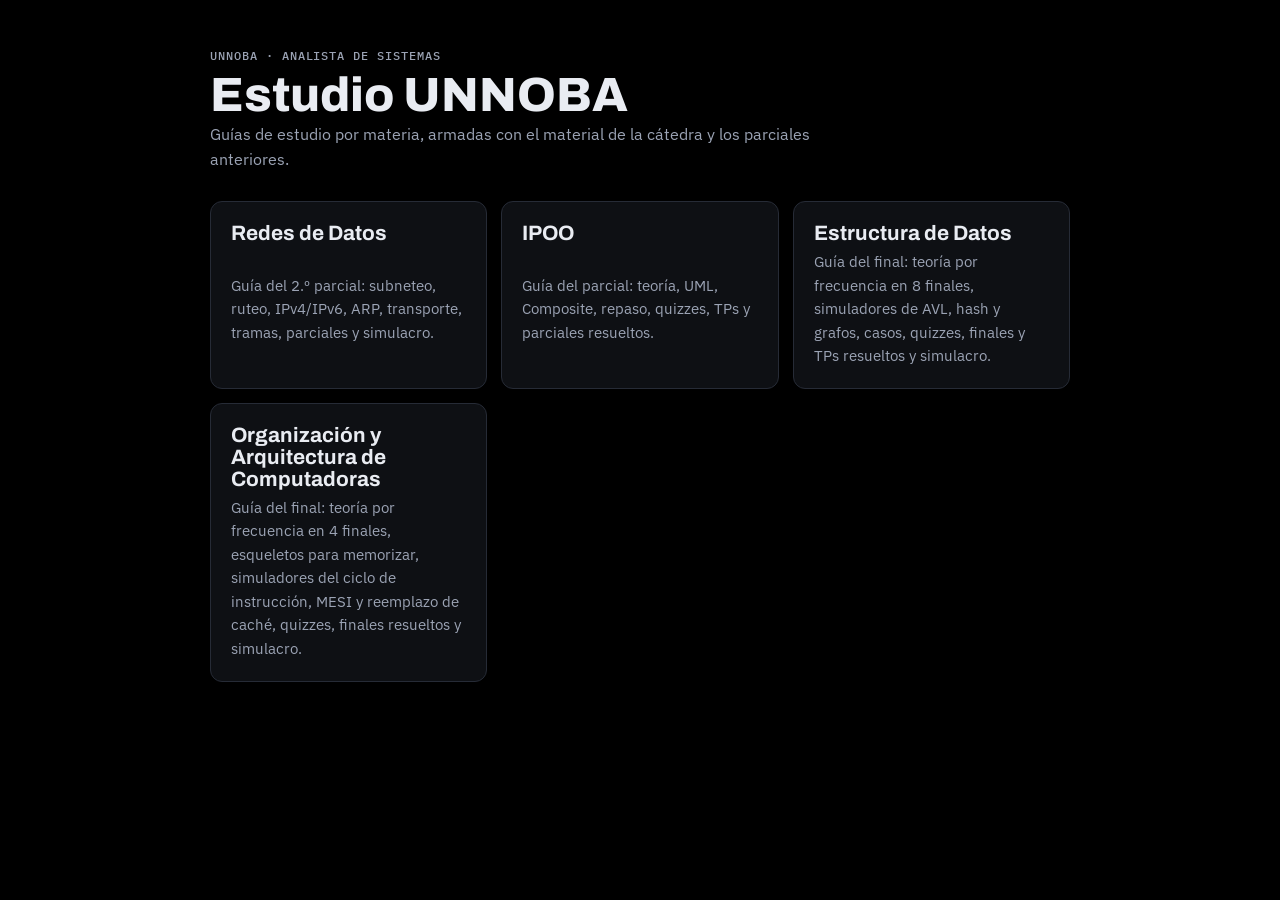
<file: index.html>
<!DOCTYPE html>
<html lang="es"><head><meta charset="utf-8">
<meta name="viewport" content="width=device-width,initial-scale=1">
<title>Estudio UNNOBA</title>
<link rel="stylesheet" href="https://fonts.googleapis.com/css2?family=Archivo:wght@700;800&family=IBM+Plex+Sans:wght@400;500;600&family=IBM+Plex+Mono:wght@500&display=swap">
<style>
:root{color-scheme:dark;--ink:#E9ECF2;--muted:#9BA3B4;--line:#262B36;--surface:#0E1014;--accent:#8FA3FF}
*{box-sizing:border-box}
body{margin:0;background:#000;color:var(--ink);font:16px/1.6 "IBM Plex Sans",system-ui,sans-serif;padding:48px 16px}
main{max-width:860px;margin:0 auto;display:grid;gap:28px}
.eyebrow{font:500 .75rem "IBM Plex Mono",monospace;letter-spacing:.08em;text-transform:uppercase;color:var(--muted)}
h1{font:800 clamp(2rem,5vw,3rem)/1.1 Archivo,sans-serif;margin:6px 0 0}
p{margin:0;color:var(--muted);max-width:60ch}
.grid{display:grid;grid-template-columns:repeat(auto-fit,minmax(240px,1fr));gap:14px}
a.card,.card{display:grid;gap:6px;background:var(--surface);border:1px solid var(--line);border-radius:12px;padding:20px;color:var(--ink);text-decoration:none}
a.card:hover{border-color:var(--accent)}
.card h2{font:700 1.3rem Archivo,sans-serif;margin:0}
.card span{color:var(--muted);font-size:.92rem}
.soon{opacity:.45}
a:focus-visible{outline:2px solid var(--accent);outline-offset:2px}
</style></head><body><main>
<header><div class="eyebrow">UNNOBA · Analista de Sistemas</div><h1>Estudio UNNOBA</h1><p>Guías de estudio por materia, armadas con el material de la cátedra y los parciales anteriores.</p></header>
<div class="grid">
<a class="card" href="redes/"><h2>Redes de Datos</h2><span>Guía del 2.º parcial: subneteo, ruteo, IPv4/IPv6, ARP, transporte, tramas, parciales y simulacro.</span></a>
<a class="card" href="ipoo/"><h2>IPOO</h2><span>Guía del parcial: teoría, UML, Composite, repaso, quizzes, TPs y parciales resueltos.</span></a>
<a class="card" href="edd/"><h2>Estructura de Datos</h2><span>Guía del final: teoría por frecuencia en 8 finales, simuladores de AVL, hash y grafos, casos, quizzes, finales y TPs resueltos y simulacro.</span></a>
<a class="card" href="arq/"><h2>Organización y Arquitectura de Computadoras</h2><span>Guía del final: teoría por frecuencia en 4 finales, esqueletos para memorizar, simuladores del ciclo de instrucción, MESI y reemplazo de caché, quizzes, finales resueltos y simulacro.</span></a>
</div>
</main></body></html>
</file>
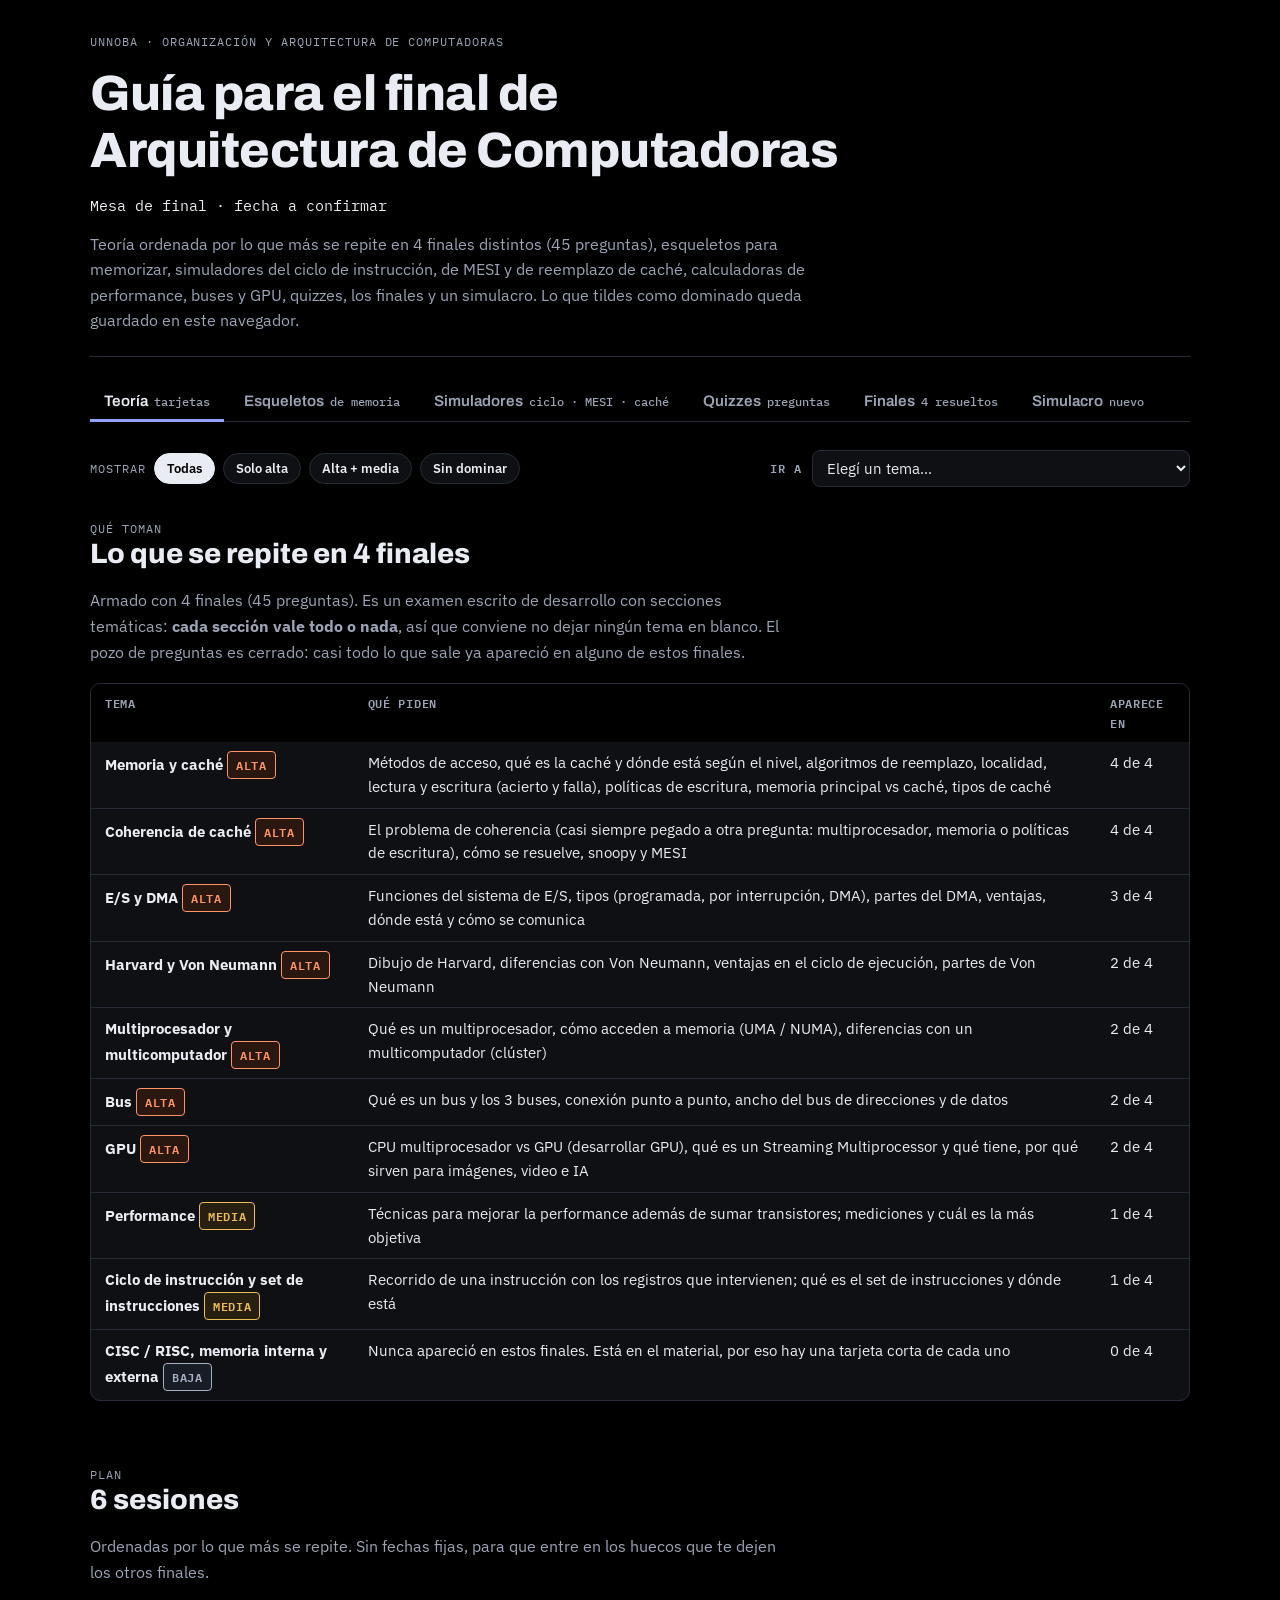
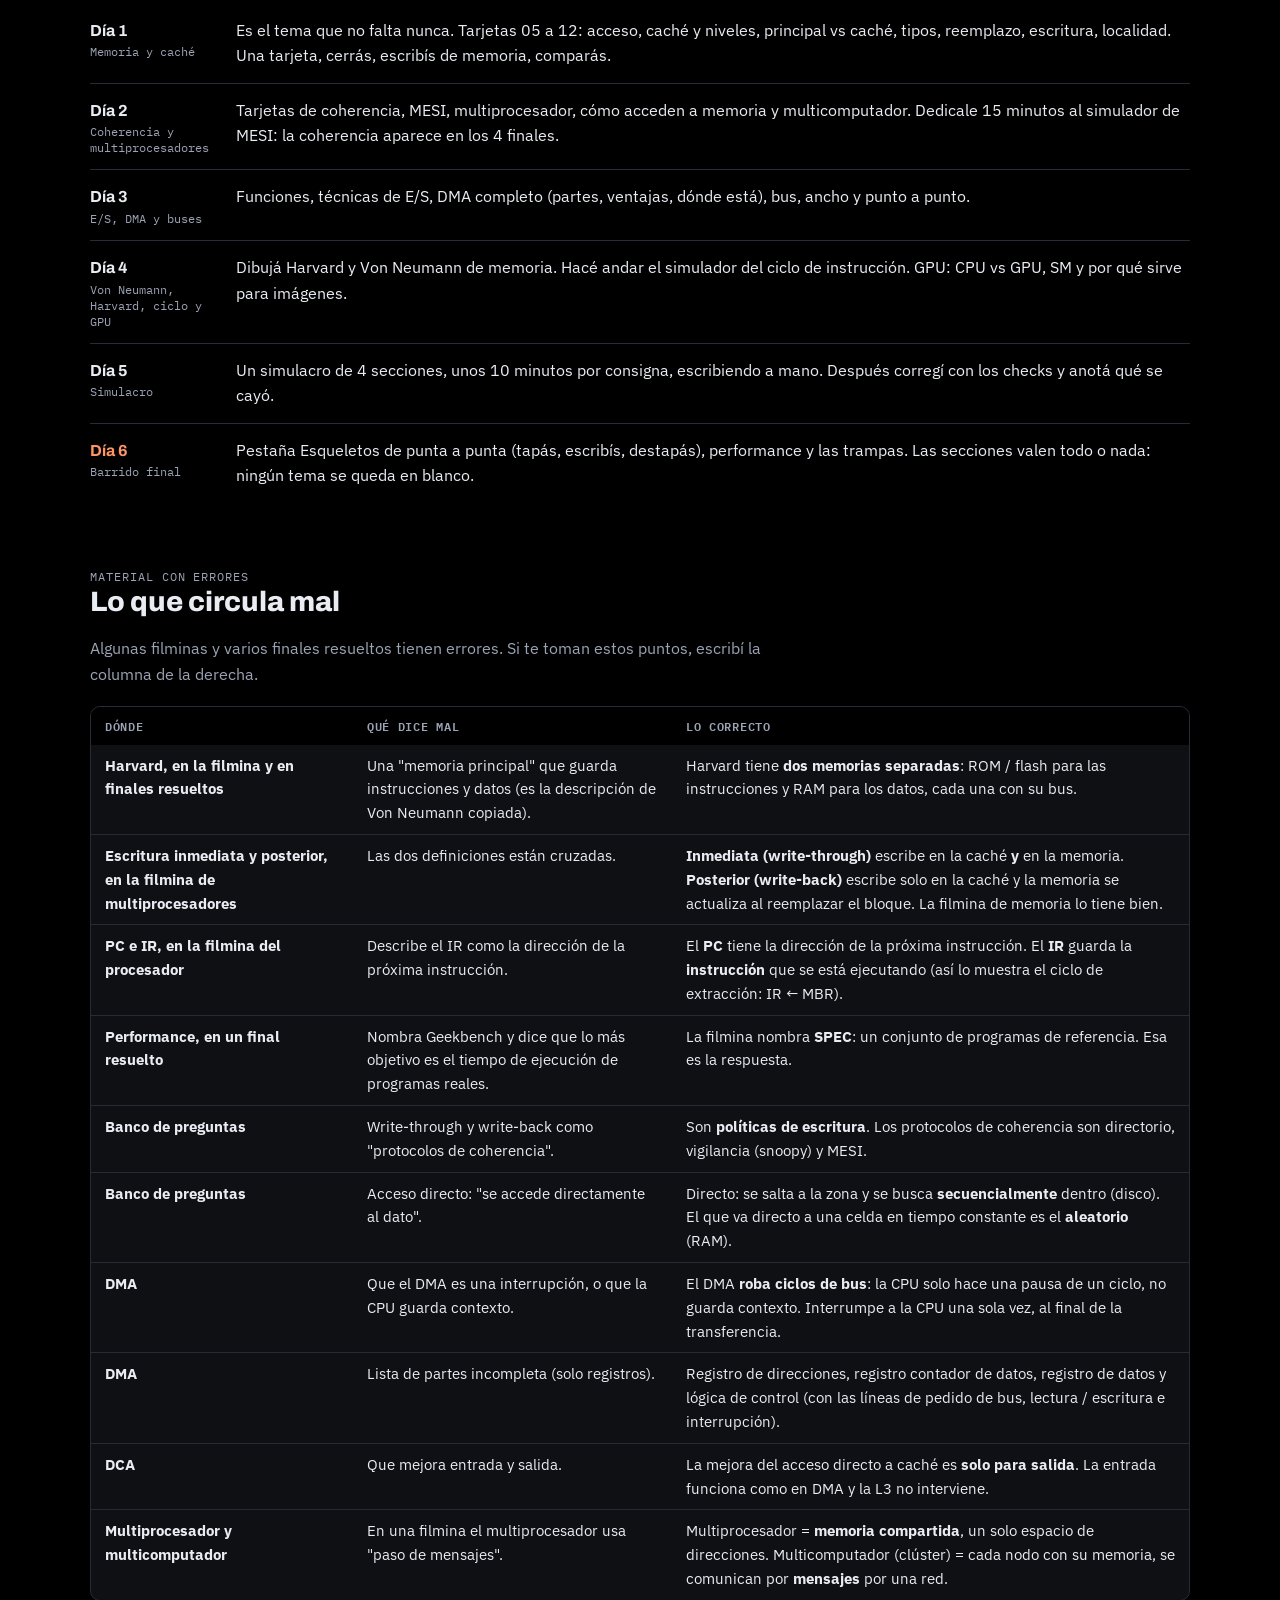
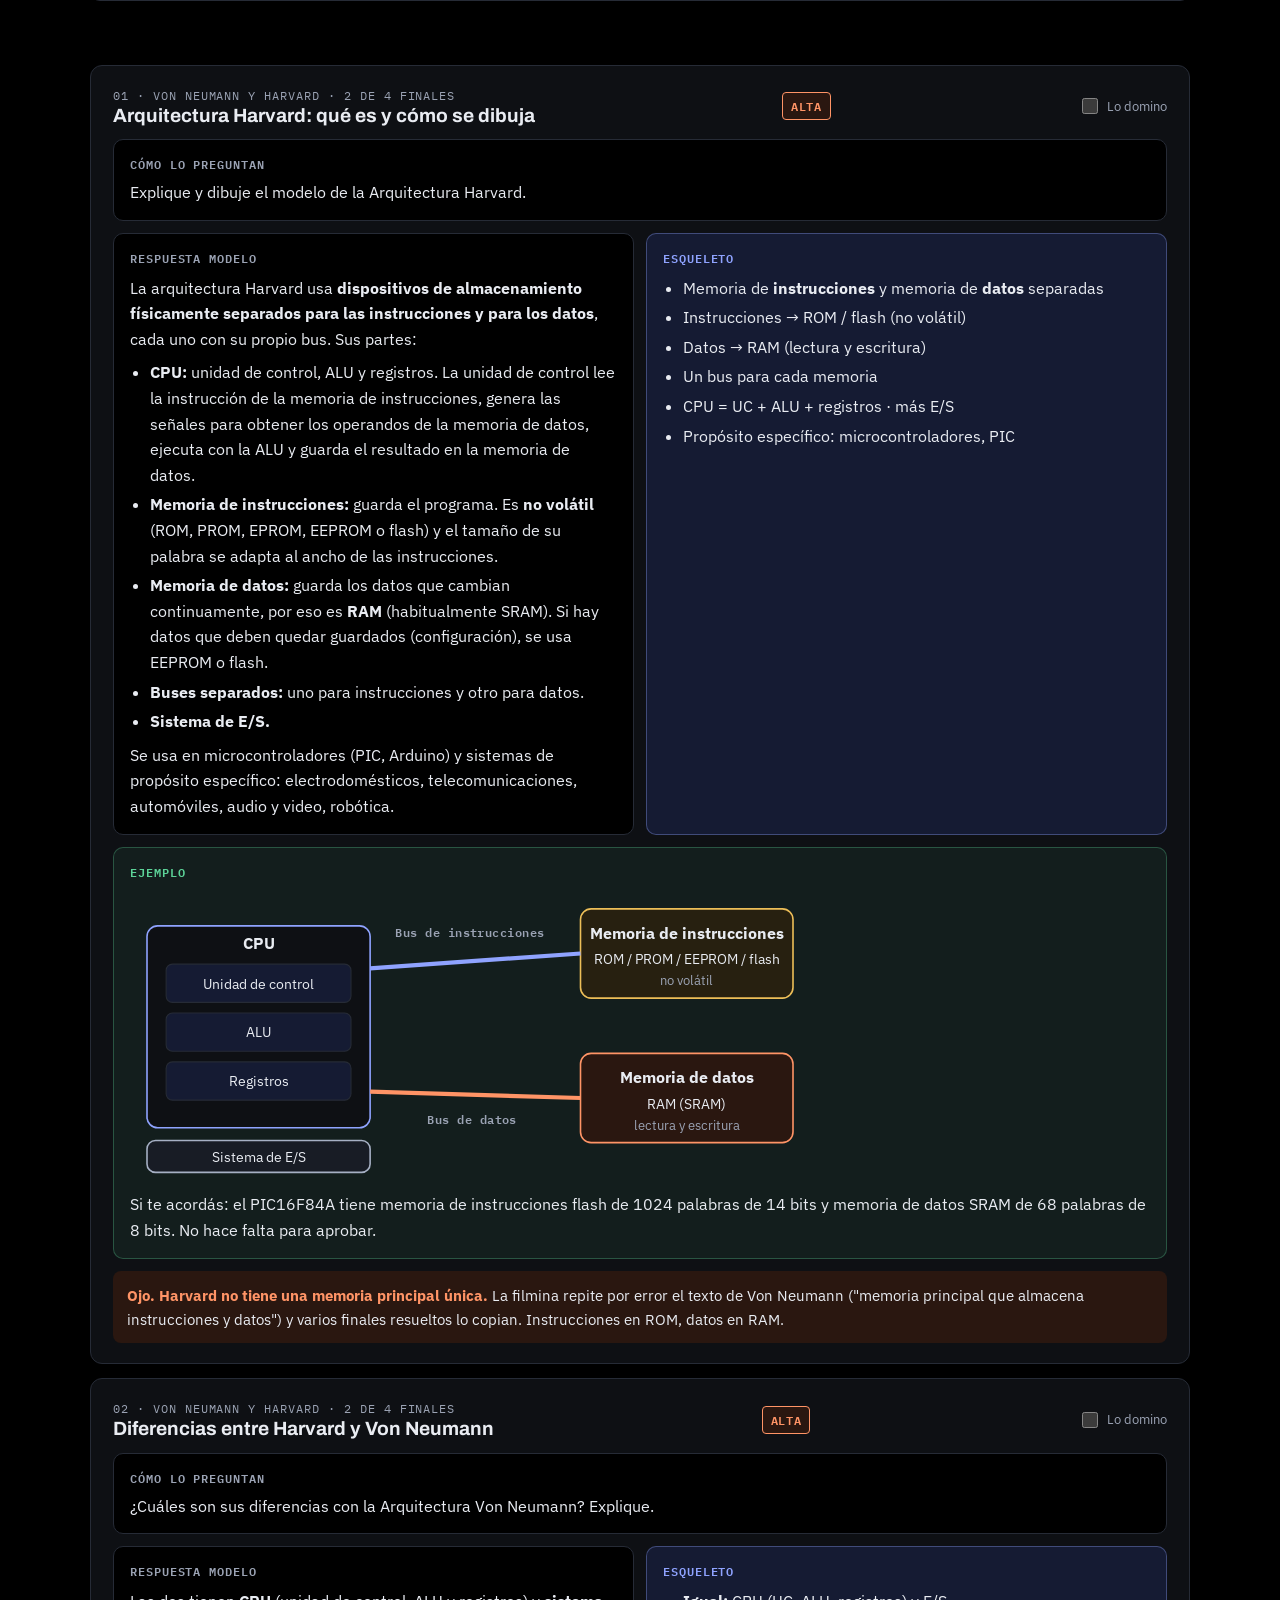
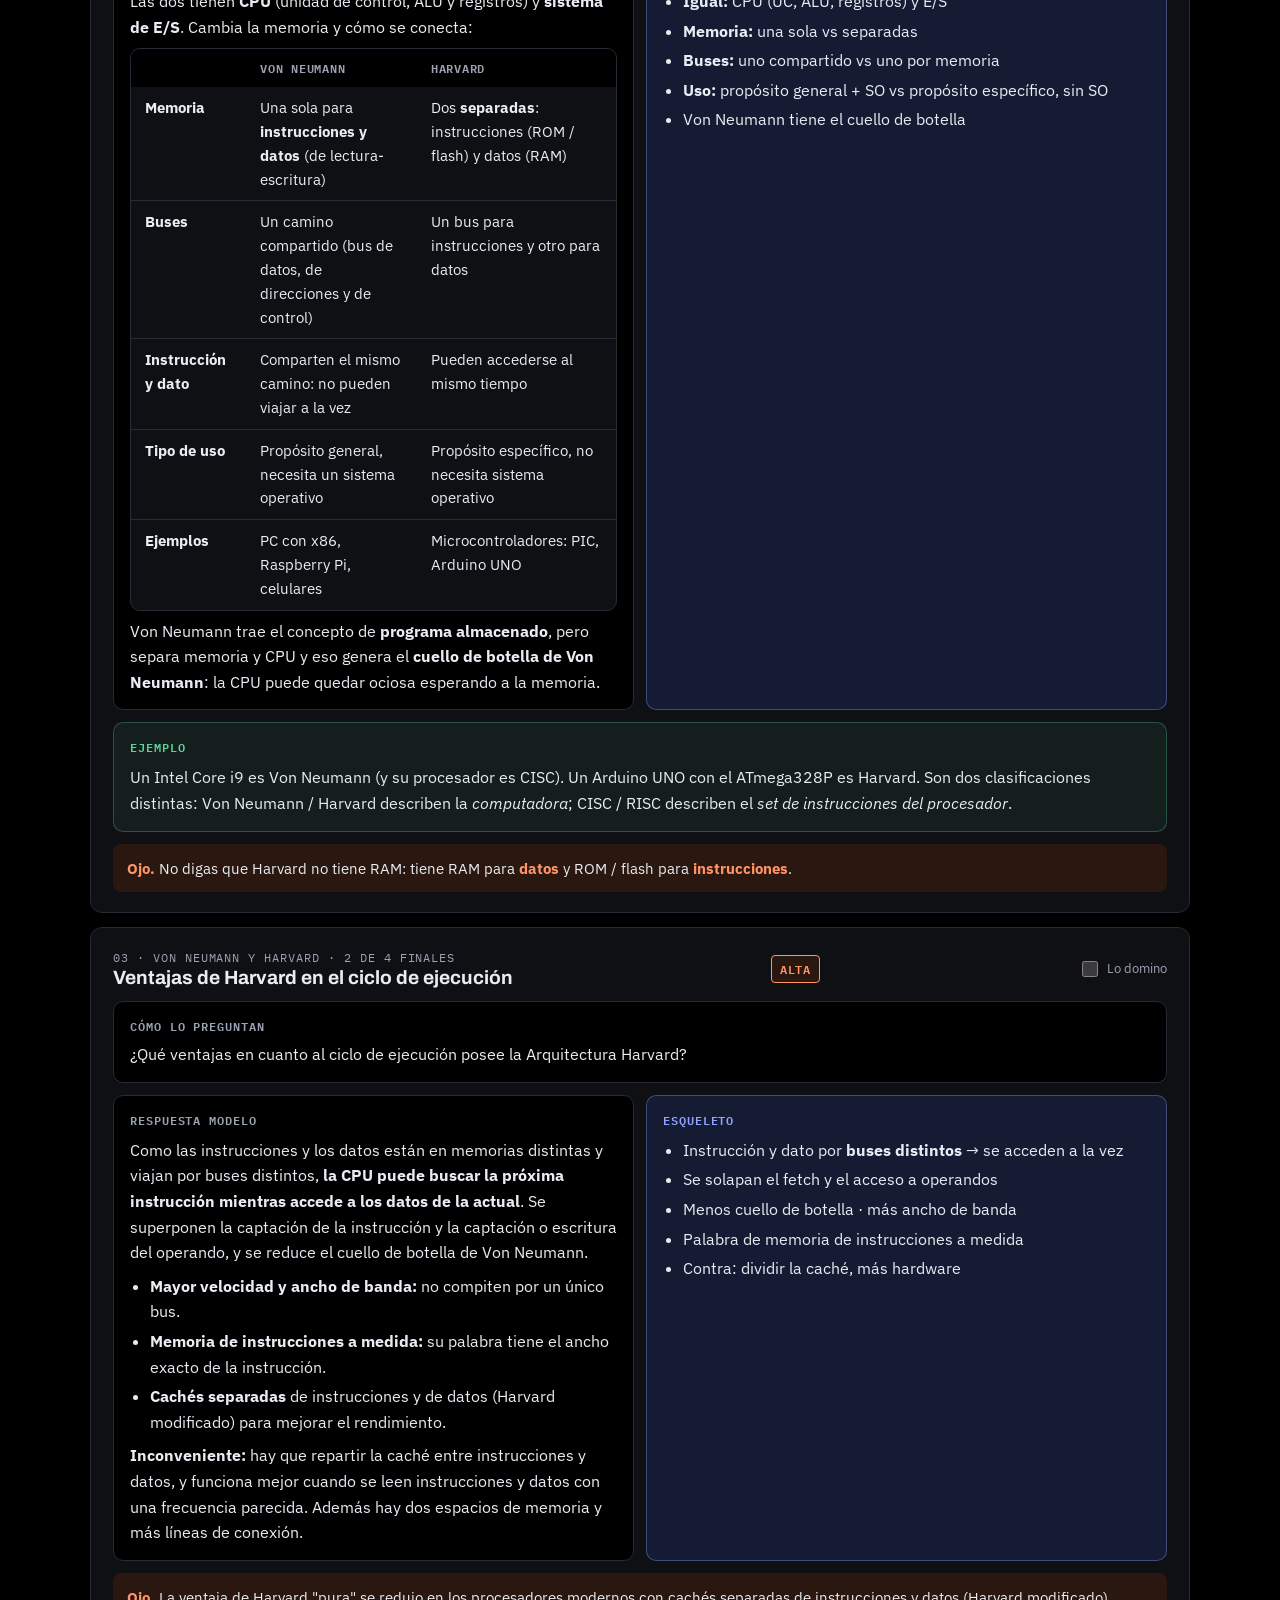
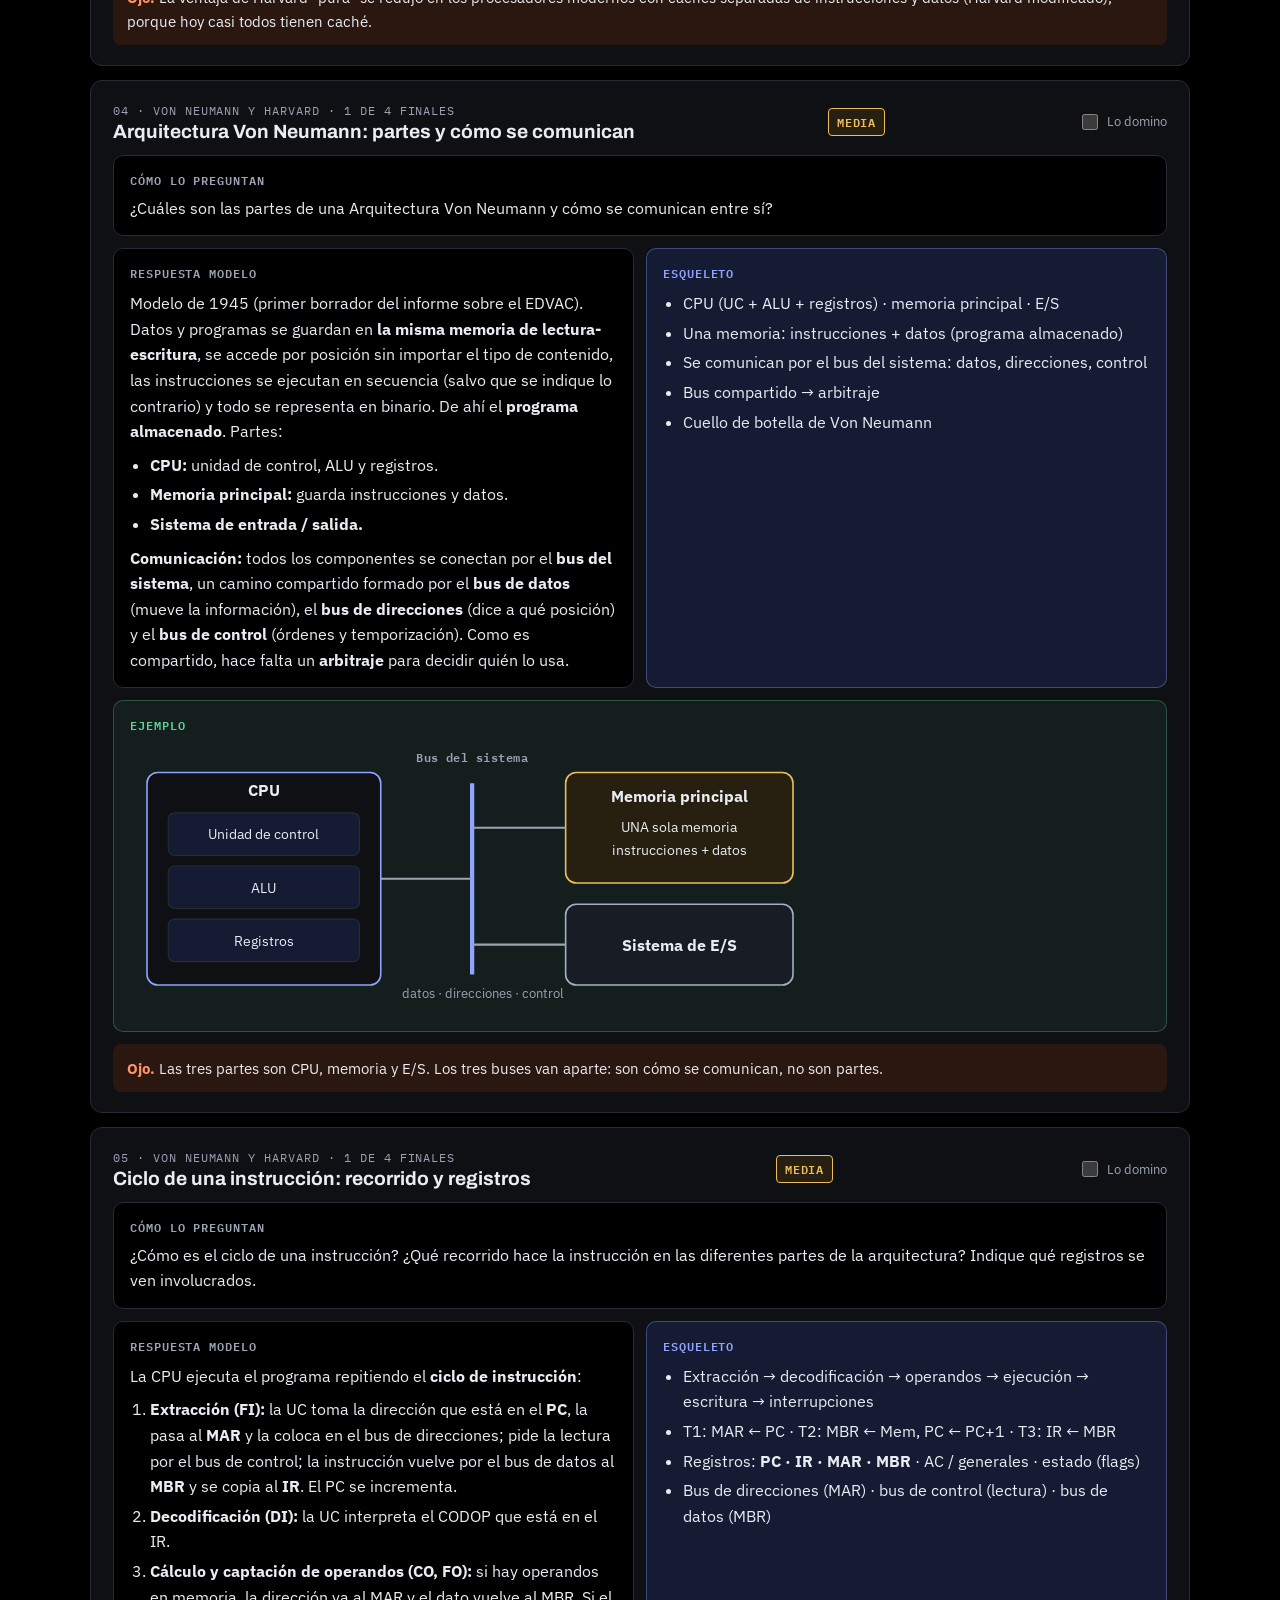
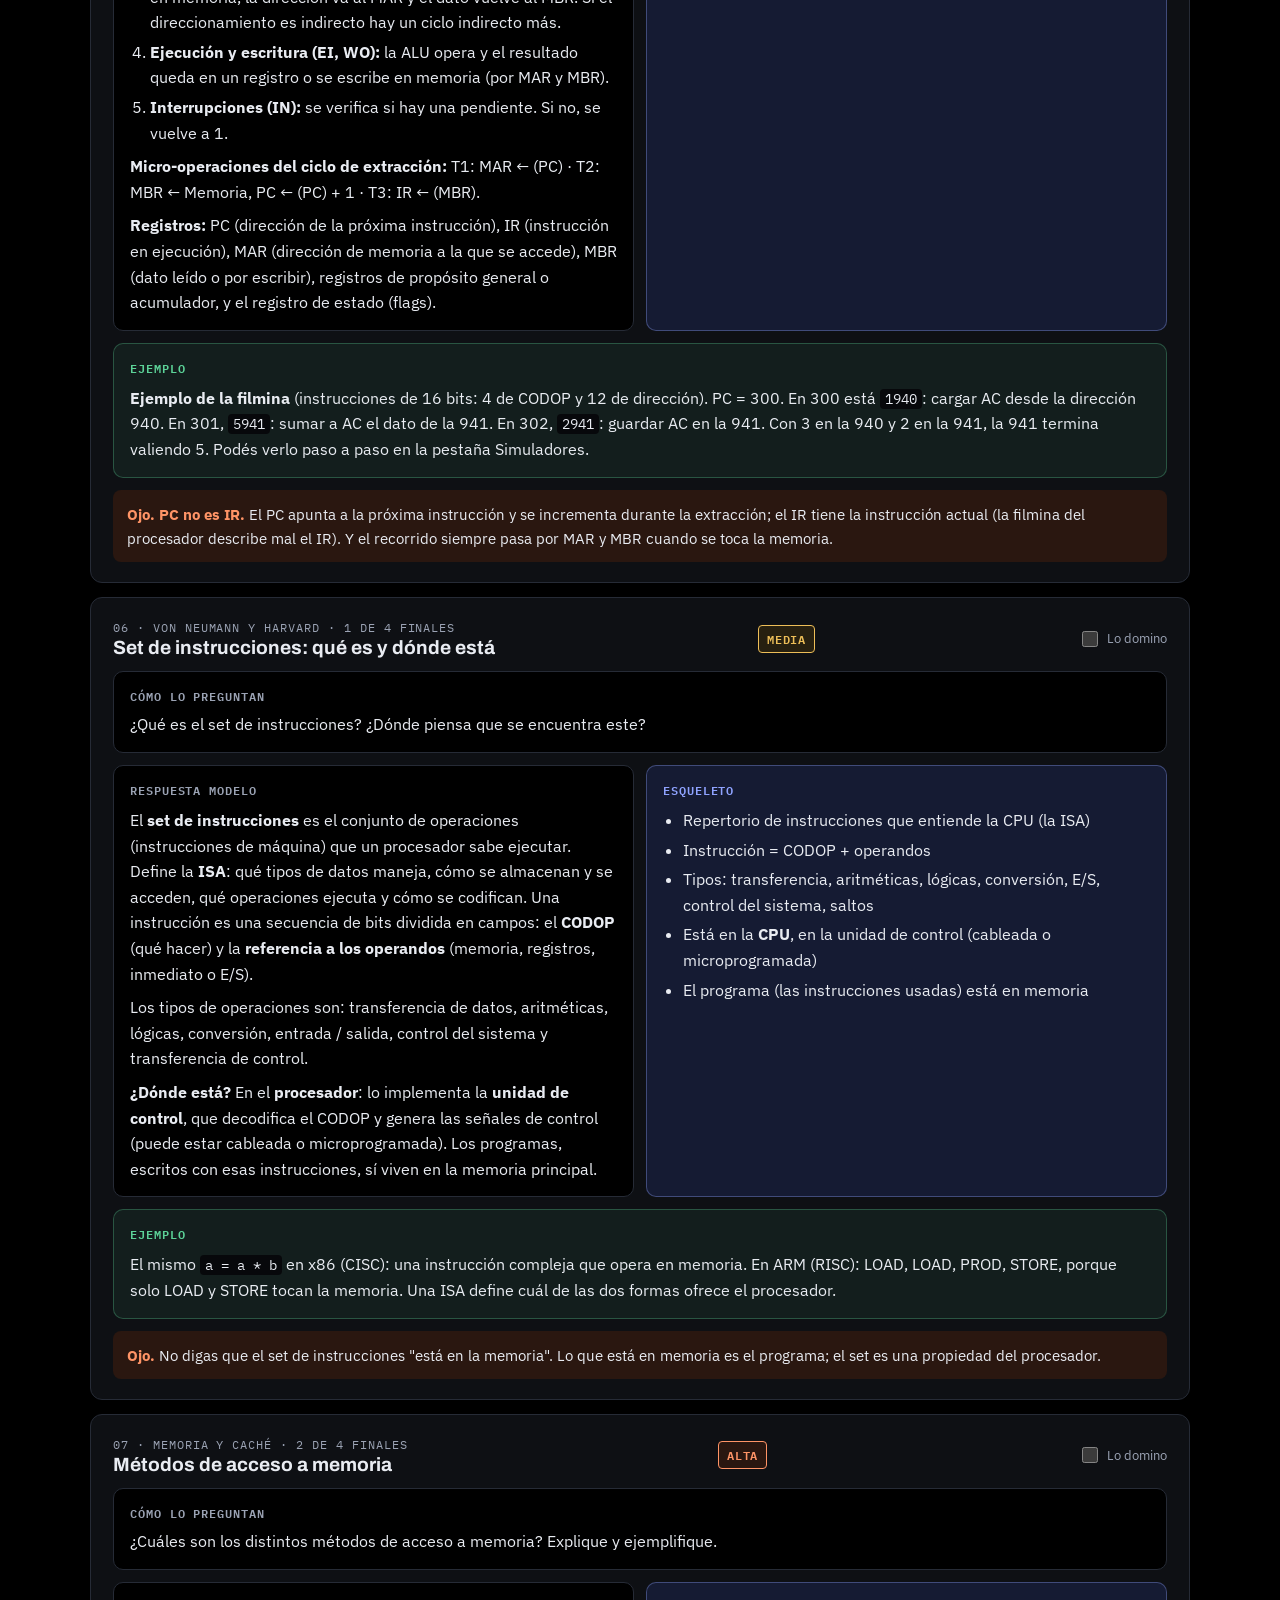
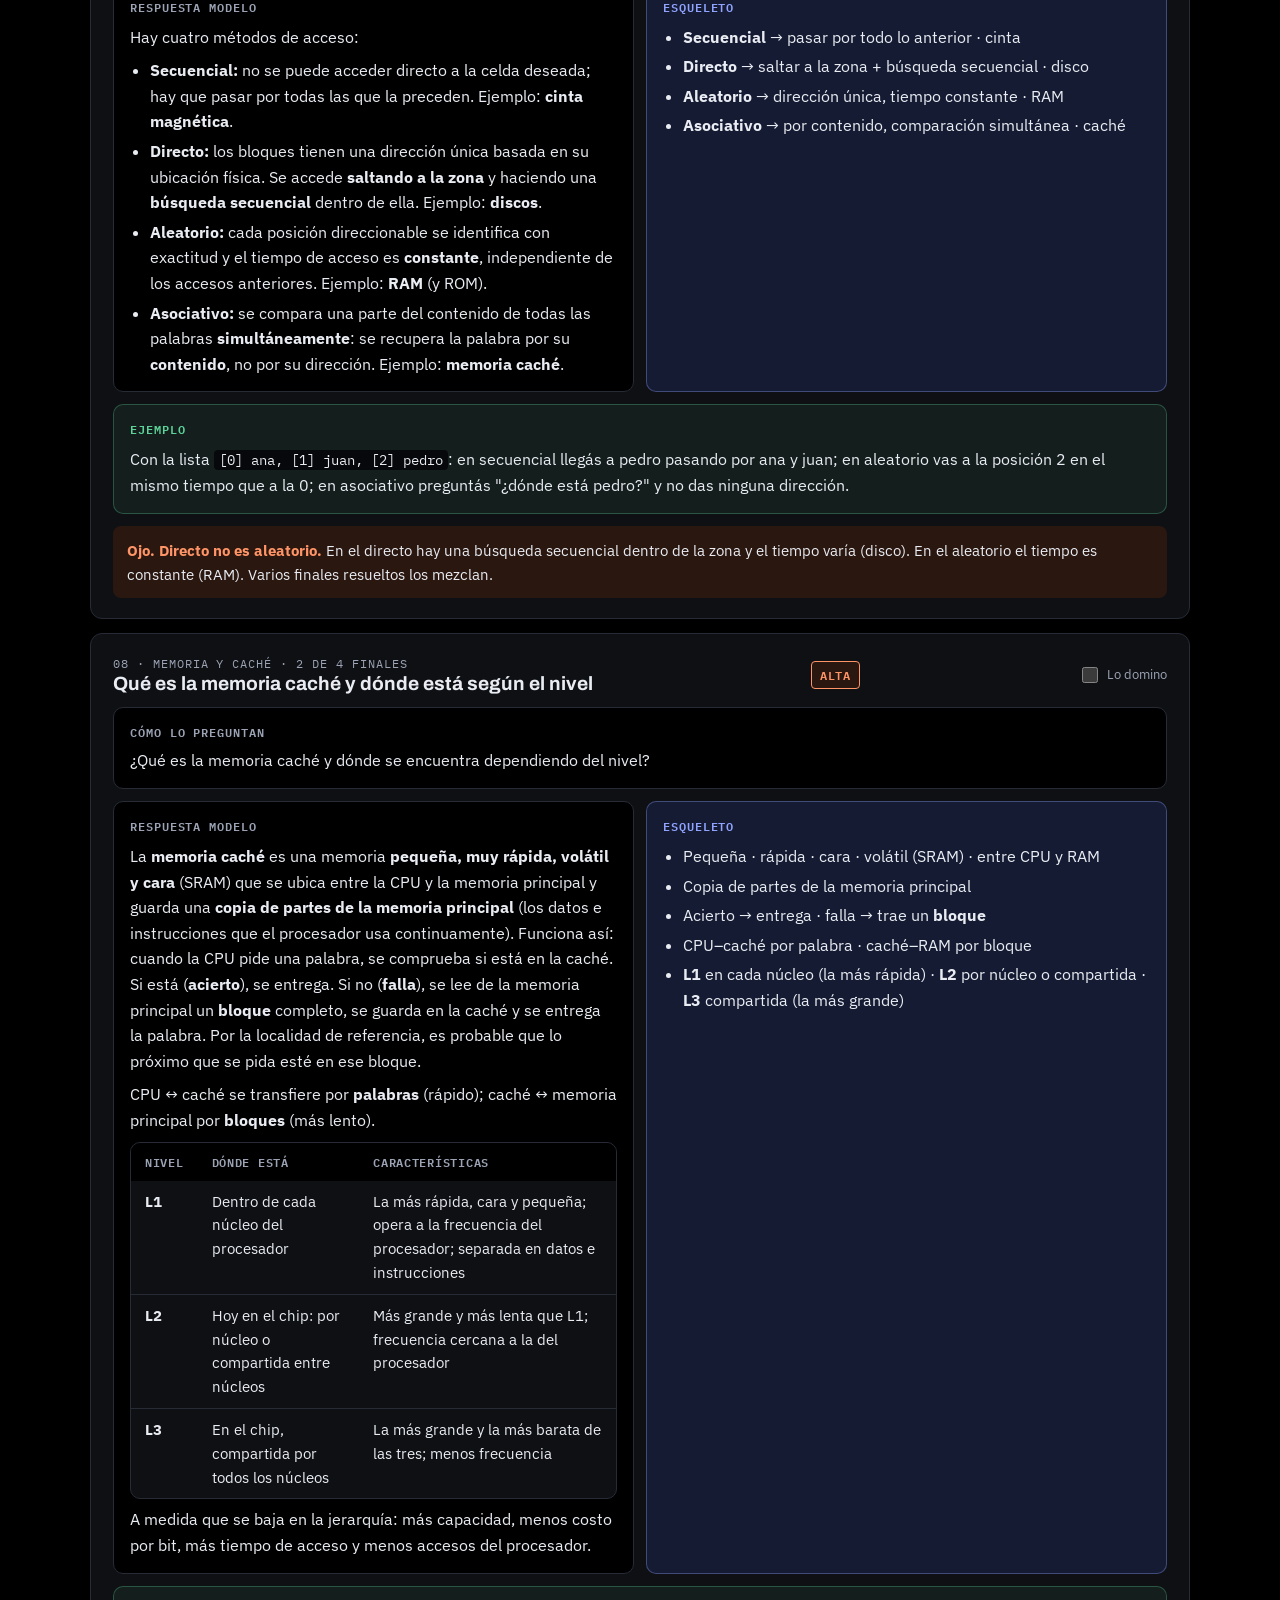
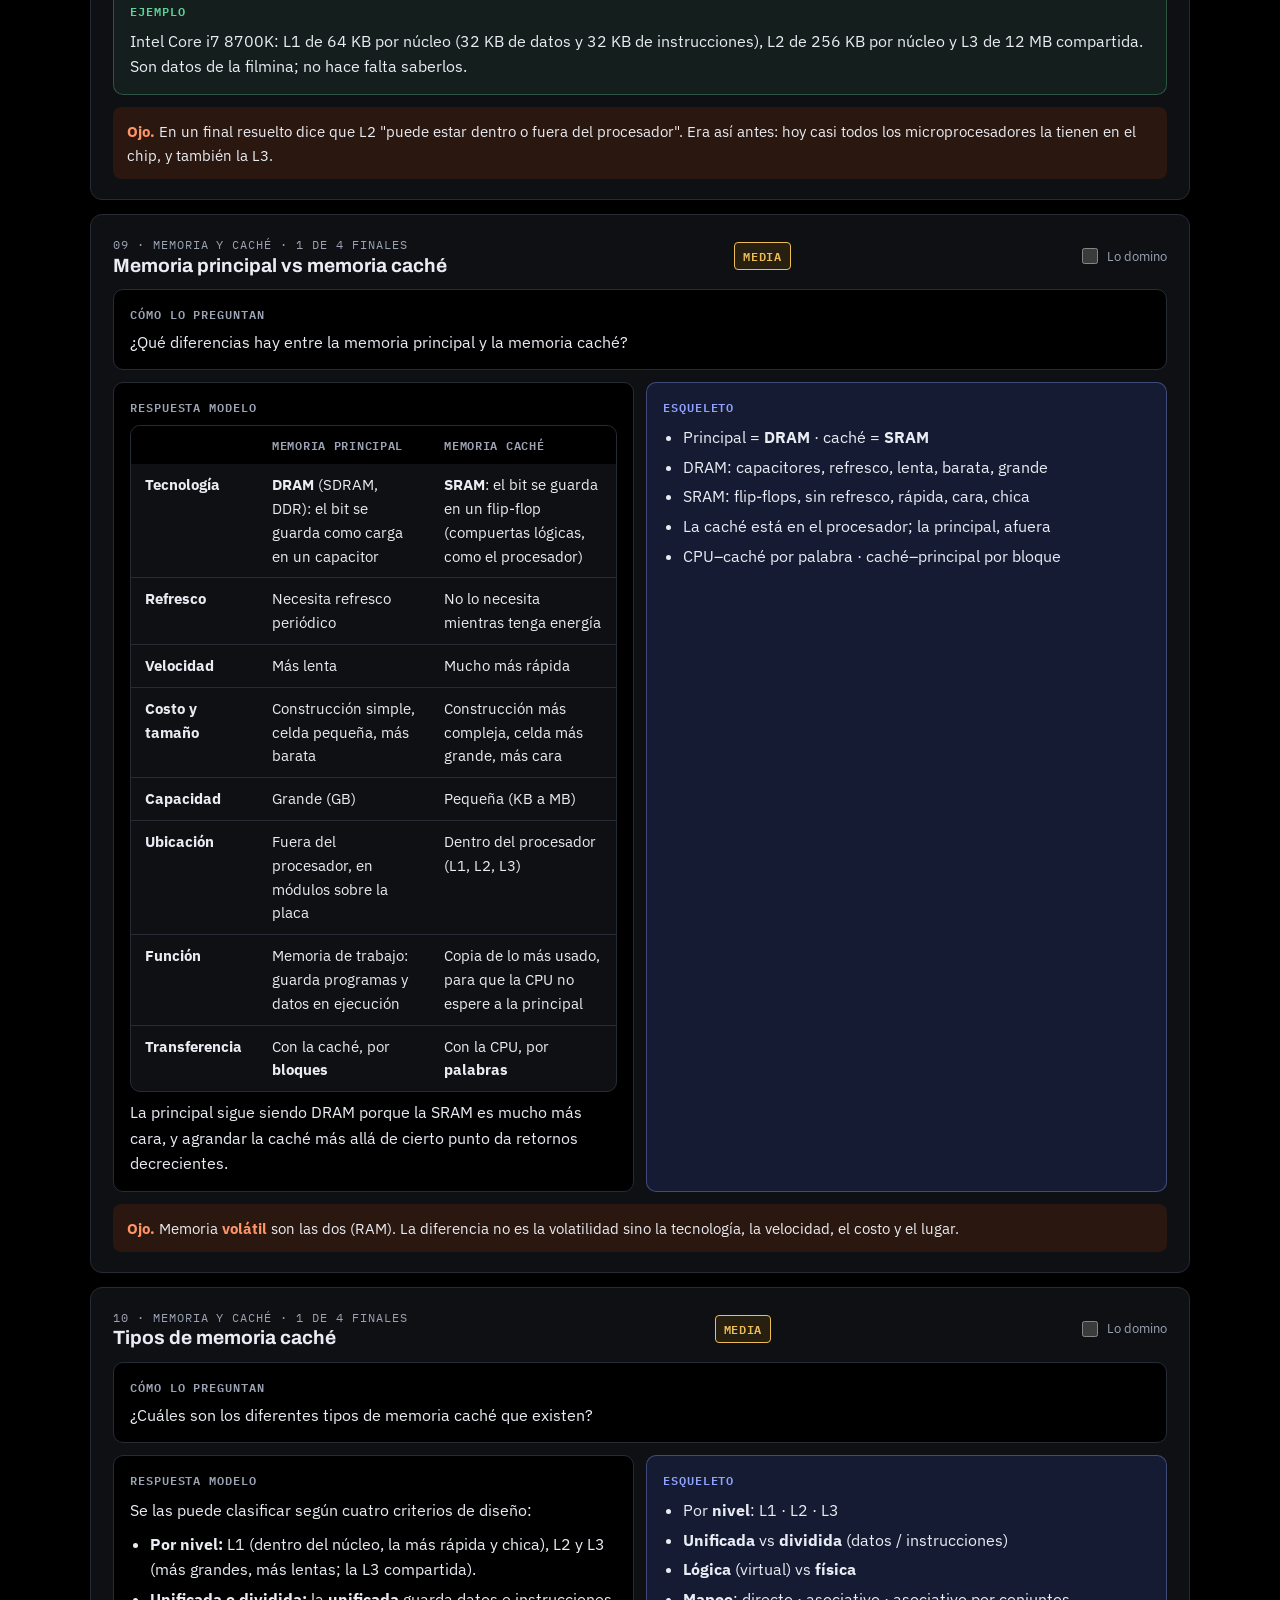
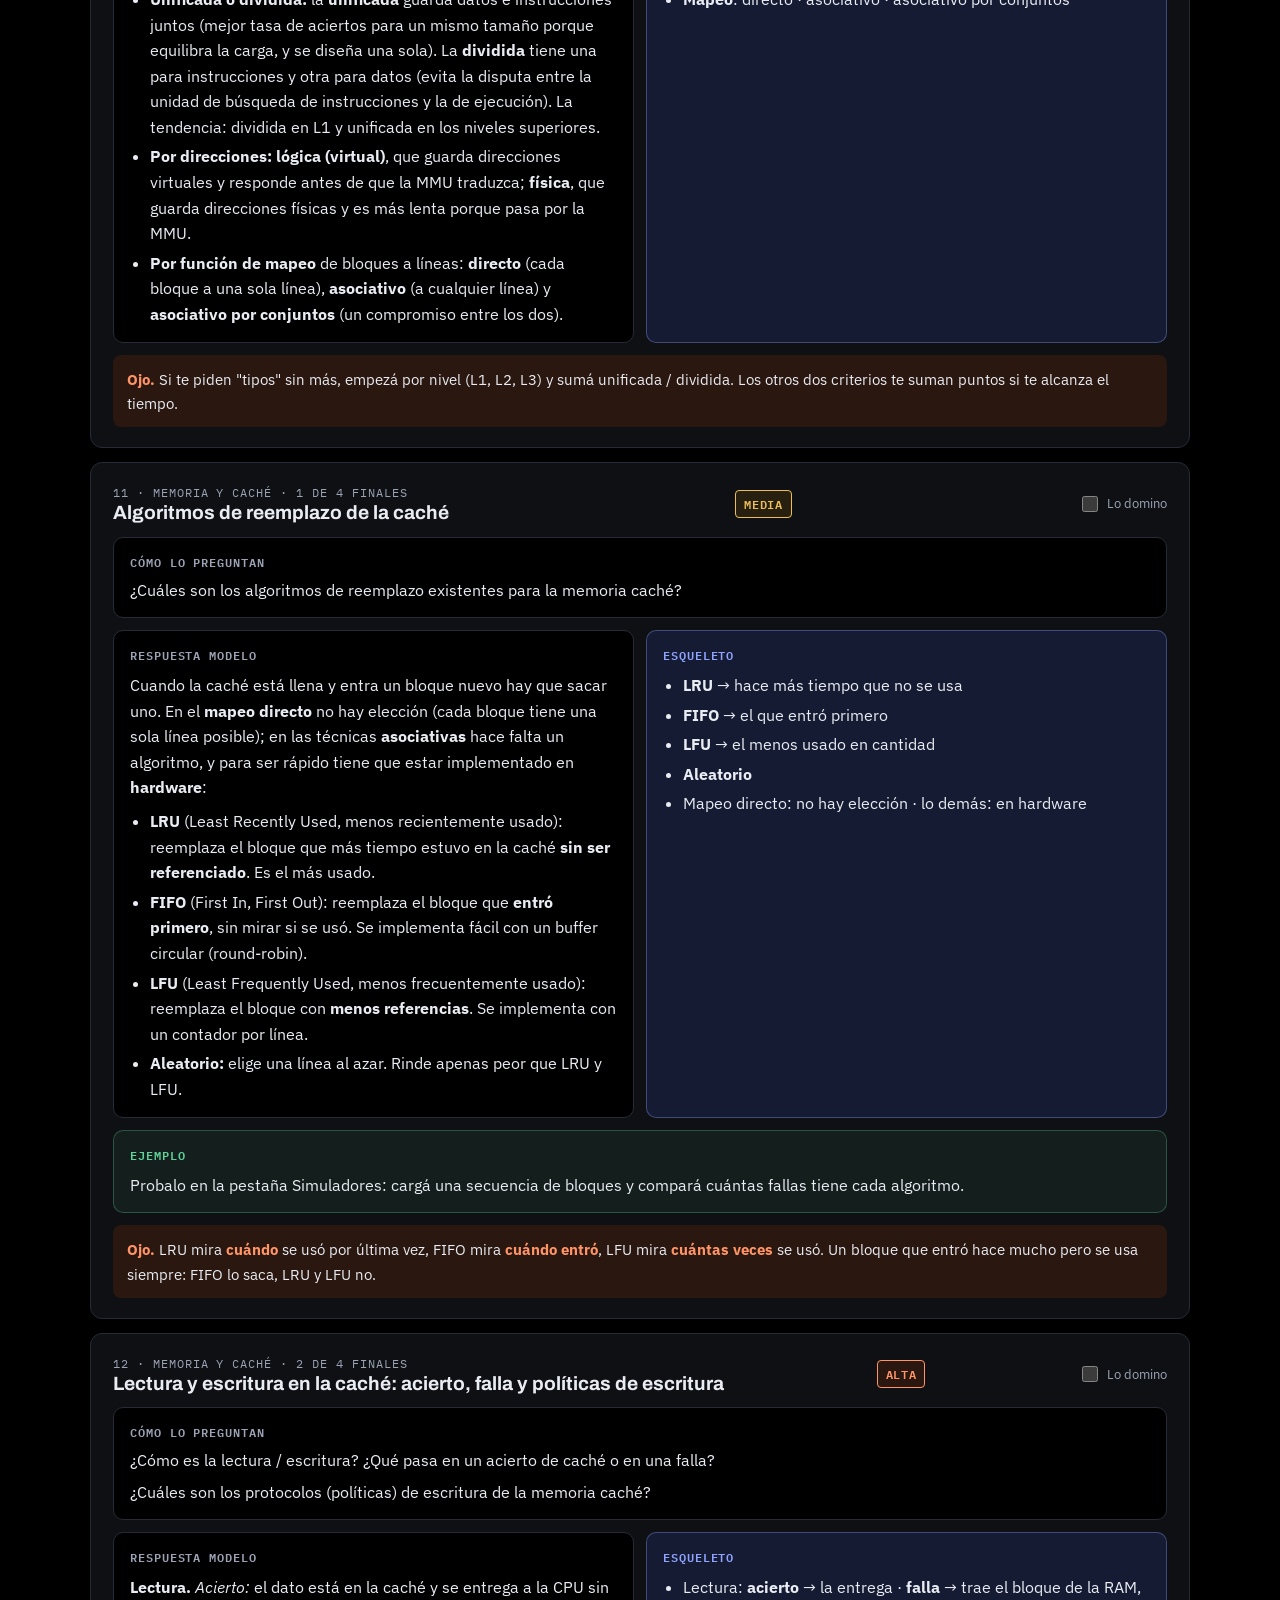
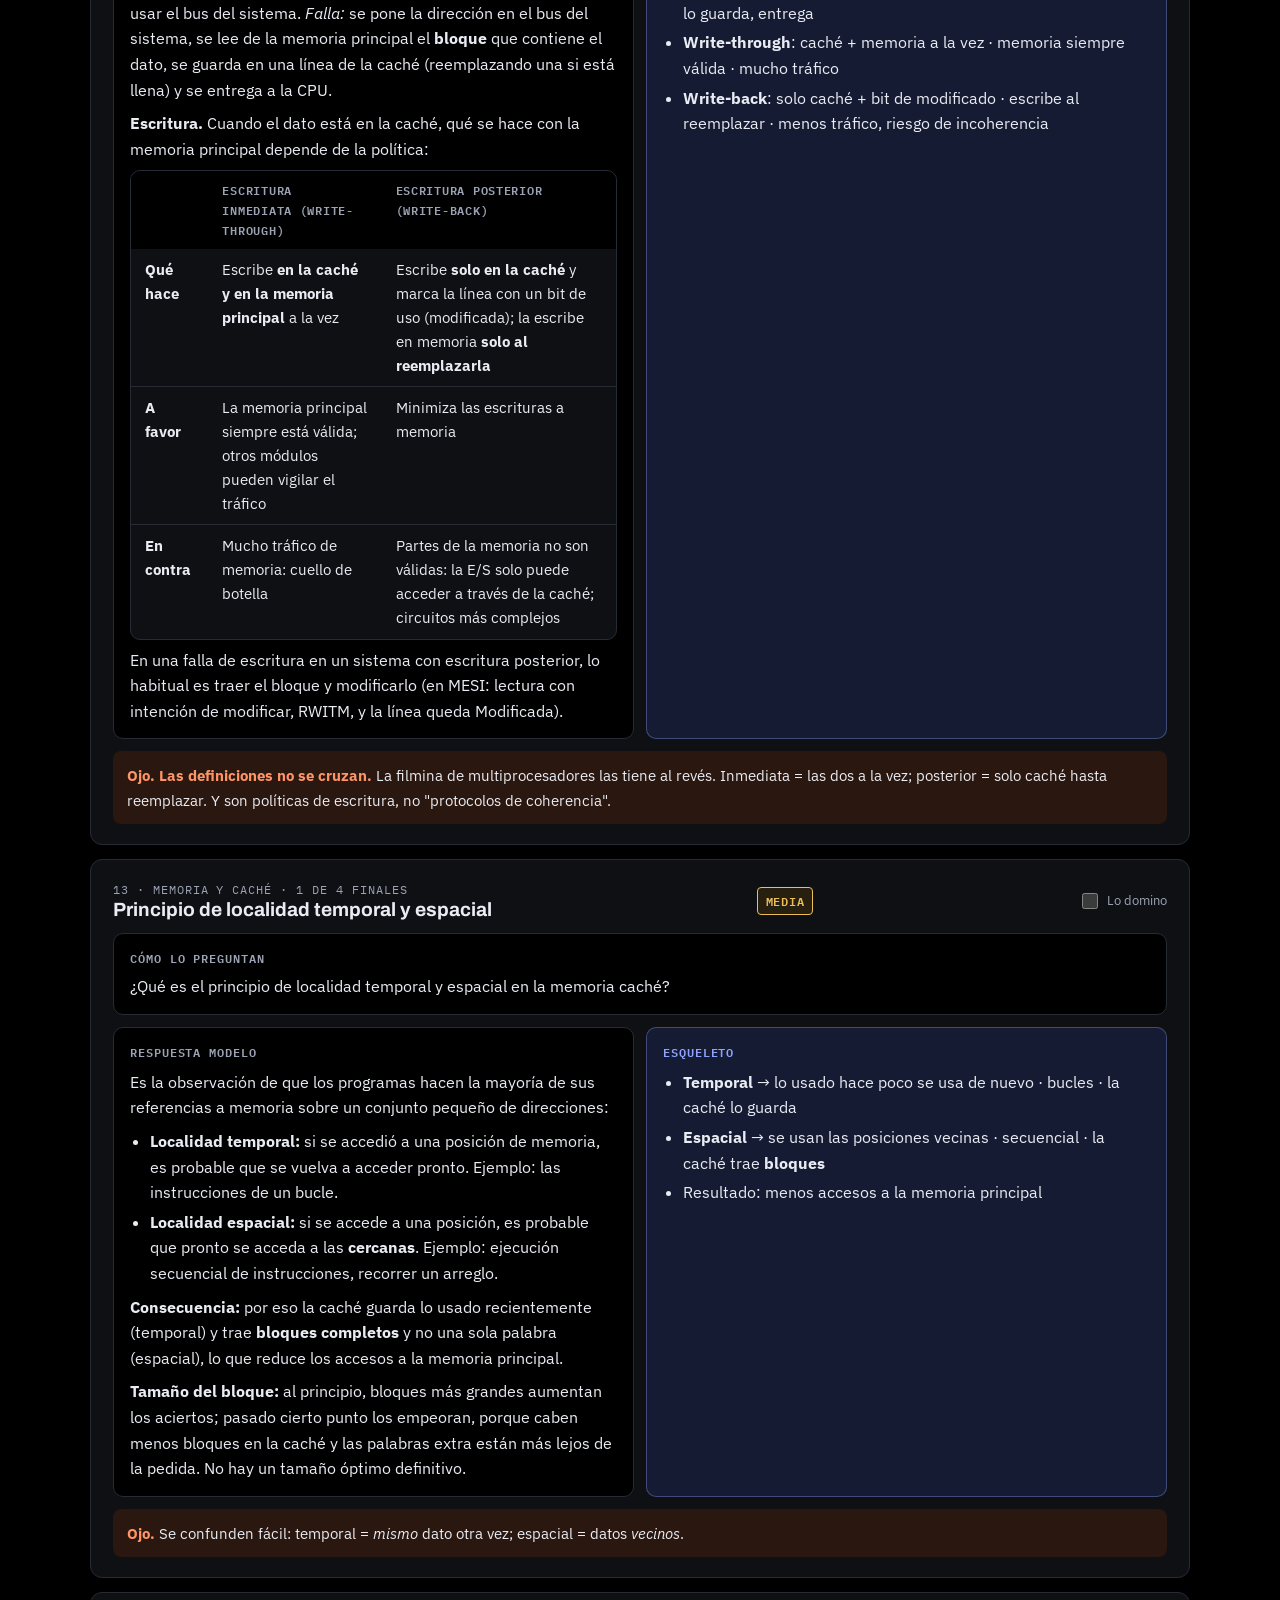
<file: arq/index.html>
<!DOCTYPE html>
<html lang="es"><head><meta charset="utf-8">
<meta name="viewport" content="width=device-width,initial-scale=1,viewport-fit=cover">
<title>Guía Arquitectura · Final de Organización y Arquitectura de Computadoras</title>
<link rel="preconnect" href="https://fonts.googleapis.com">
<link rel="stylesheet" href="https://fonts.googleapis.com/css2?family=Archivo:wght@500;700;800&family=IBM+Plex+Sans:ital,wght@0,400;0,500;0,600;1,400&family=IBM+Plex+Mono:wght@400;500;600&display=swap">
<style>
:root{
  --paper:#000; --surface:#0E1014; --ink:#E9ECF2; --muted:#9BA3B4; --line:#262B36;
  --accent:#8FA3FF; --accent-soft:#151B33;
  --alta:#FF9466; --alta-soft:#2A1710; --media:#EDBE58; --media-soft:#272010; --baja:#A6B0C4; --baja-soft:#181C25;
  --ok:#5CD398; --code-bg:#07080B;
  --f-display:"Archivo","Helvetica Neue",Arial,sans-serif;
  --f-body:"IBM Plex Sans",system-ui,-apple-system,"Segoe UI",sans-serif;
  --f-mono:"IBM Plex Mono",ui-monospace,Menlo,Consolas,monospace;
  color-scheme:dark;
}
*{box-sizing:border-box}
html{scroll-behavior:smooth}
body{margin:0;background:var(--paper);color:var(--ink);font-family:var(--f-body);font-size:16px;line-height:1.6;
  padding:0 max(16px,env(safe-area-inset-right,0px)) 64px max(16px,env(safe-area-inset-left,0px));padding-top:env(safe-area-inset-top,0px)}
h1,h2,h3,h4{font-family:var(--f-display);text-wrap:balance;line-height:1.15;margin:0}
h1{font-size:clamp(2rem,5vw,3.1rem);font-weight:800;letter-spacing:-.01em}
h2{font-size:1.75rem;font-weight:800}
h3{font-size:1.2rem;font-weight:700}
h4{font-size:1rem;font-weight:700;margin-top:6px}
p{margin:0}
a{color:var(--accent)}
code{font-family:var(--f-mono);font-size:.88em;background:var(--code-bg);padding:1px 5px;border-radius:4px;overflow-wrap:anywhere}
a:focus-visible,button:focus-visible,summary:focus-visible,input:focus-visible,select:focus-visible,textarea:focus-visible{outline:2px solid var(--accent);outline-offset:2px;border-radius:4px}
.muted{color:var(--muted)}
.eyebrow{font-family:var(--f-mono);font-size:.75rem;letter-spacing:.08em;text-transform:uppercase;color:var(--muted)}
.topbar{max-width:1100px;margin:0 auto;padding-top:32px;display:grid;gap:18px}
.hero{display:grid;gap:14px;padding-bottom:22px;border-bottom:1px solid var(--line)}
.hero .when{display:flex;flex-wrap:wrap;gap:10px 24px;align-items:baseline;font-family:var(--f-mono);font-size:.95rem}
.hero .count{font-family:var(--f-display);font-weight:800;font-size:1.3rem;color:var(--alta)}
.prose{max-width:72ch}
.tabs{display:flex;flex-wrap:wrap;gap:6px;border-bottom:1px solid var(--line);position:sticky;top:env(safe-area-inset-top,0px);background:var(--paper);z-index:5;padding-top:8px}
.tab{font:600 .95rem var(--f-display);background:none;border:0;border-bottom:3px solid transparent;color:var(--muted);padding:10px 14px;cursor:pointer;margin-bottom:-1px}
.tab:hover{color:var(--ink)}
.tab[aria-selected="true"]{color:var(--ink);border-bottom-color:var(--accent)}
.tab .n{font:500 .72rem var(--f-mono);color:var(--muted);margin-left:6px}
@media (max-width:600px){.tab .n{display:none}.tab{padding:10px 10px;font-size:.88rem}}
[hidden]{display:none!important}
.wrap{max-width:1100px;margin:0 auto}
main{padding-top:28px;display:grid;gap:64px;min-width:0}
section{display:grid;gap:18px;scroll-margin-top:70px;min-width:0}
section>.lead,.lead{max-width:70ch;color:var(--muted)}
.panel-head{display:flex;flex-wrap:wrap;align-items:center;justify-content:space-between;gap:12px 24px;margin-bottom:-32px}
.filters{display:flex;flex-wrap:wrap;gap:8px;align-items:center}
.chip{font:600 .82rem var(--f-body);border:1px solid var(--line);background:var(--surface);color:var(--ink);padding:6px 12px;border-radius:999px;cursor:pointer}
.chip[aria-pressed="true"]{background:var(--ink);color:var(--paper);border-color:var(--ink)}
.jump{display:flex;align-items:center;gap:10px;flex:0 1 420px;min-width:0;margin-left:auto}
.jump label{font:600 .75rem var(--f-mono);letter-spacing:.08em;text-transform:uppercase;color:var(--muted);white-space:nowrap}
.jump select{flex:1 1 auto;min-width:0}
select,input.in,textarea.ta{font:inherit;font-size:.92rem;background:var(--surface);color:var(--ink);border:1px solid var(--line);border-radius:8px;padding:7px 10px;max-width:100%;min-width:0}
input.in{font-family:var(--f-mono);width:auto}
input.in.ok{border-color:var(--ok);background:color-mix(in srgb,var(--ok) 14%,var(--surface))}
input.in.bad{border-color:var(--alta);background:var(--alta-soft)}
textarea.ta{width:100%;font-family:var(--f-mono);font-size:.82rem;background:var(--code-bg);resize:vertical}
.tag{display:inline-flex;align-items:center;font:600 .72rem var(--f-mono);letter-spacing:.06em;text-transform:uppercase;padding:3px 8px;border-radius:4px;border:1px solid currentColor;white-space:nowrap}
.tag.alta{color:var(--alta);background:var(--alta-soft)}
.tag.media{color:var(--media);background:var(--media-soft)}
.tag.baja{color:var(--baja);background:var(--baja-soft)}
.tbl{overflow-x:auto;border:1px solid var(--line);border-radius:10px;background:var(--surface)}
table{border-collapse:collapse;width:100%;font-size:.93rem}
th,td{text-align:left;padding:9px 14px;border-bottom:1px solid var(--line);vertical-align:top}
th{font:600 .75rem var(--f-mono);letter-spacing:.06em;text-transform:uppercase;color:var(--muted);background:var(--paper)}
tr:last-child td,tr:last-child th{border-bottom:0}
tbody th{width:34%}
tr.unused td{opacity:.4}
.concepts{display:grid;gap:14px}
.concept{background:var(--surface);border:1px solid var(--line);border-radius:12px;padding:20px 22px;display:grid;gap:12px;min-width:0}
.concept-head{display:flex;flex-wrap:wrap;gap:8px 12px;align-items:center;justify-content:space-between}
.concept-head h3{flex:1 1 260px}
.concept .body{display:grid;gap:12px;min-width:0}
.mark{display:flex;align-items:center;gap:6px;font-size:.82rem;color:var(--muted);cursor:pointer;user-select:none}
.mark input{width:16px;height:16px;accent-color:var(--ok)}
.concept.done{border-color:var(--ok)}
.concept.done .mark{color:var(--ok)}
.warn{background:var(--alta-soft);border-radius:8px;padding:12px 14px;font-size:.95rem}
.warn b{color:var(--alta)}
.dse{display:grid;grid-template-columns:minmax(0,1fr) minmax(0,1fr);gap:12px}
.dse>div{border-radius:10px;padding:14px 16px;display:grid;gap:8px;align-content:start;min-width:0}
.dse-k{font:600 .72rem var(--f-mono);letter-spacing:.08em;text-transform:uppercase}
.dse-def{background:var(--paper);border:1px solid var(--line)}
.dse-def .dse-k{color:var(--muted)}
.dse-simple{background:var(--accent-soft);border:1px solid color-mix(in srgb,var(--accent) 35%,transparent)}
.dse-simple .dse-k{color:var(--accent)}
.dse-ex{grid-column:1/-1;background:color-mix(in srgb,var(--ok) 7%,var(--surface));border:1px solid color-mix(in srgb,var(--ok) 30%,transparent)}
.dse-ex .dse-k{color:var(--ok)}
.dse ul,.dse ol{margin:0;padding-left:20px;display:grid;gap:4px}
@media (max-width:700px){.dse{grid-template-columns:minmax(0,1fr)}}
pre{margin:0;overflow-x:auto;background:var(--code-bg);border:1px solid var(--line);border-radius:10px;padding:14px 16px;font:400 .84rem/1.55 var(--f-mono)}
pre code{background:none;padding:0;font-size:inherit}
.pair{display:grid;grid-template-columns:repeat(auto-fit,minmax(280px,1fr));gap:14px}
.pair>*{min-width:0}
.plan{display:grid}
.day{display:grid;grid-template-columns:130px minmax(0,1fr);gap:16px;padding:14px 0;border-bottom:1px solid var(--line)}
.day:last-child{border-bottom:0}
.day .d{font-family:var(--f-display);font-weight:700}
.day .d span{display:block;font:400 .78rem var(--f-mono);color:var(--muted)}
.day.exam .d{color:var(--alta)}
@media (max-width:520px){.day{grid-template-columns:minmax(0,1fr);gap:4px}}
.hidden-by-filter{display:none!important}
/* botones */
.btn{font:600 .88rem var(--f-body);background:var(--surface);color:var(--ink);border:1px solid var(--line);border-radius:8px;padding:8px 14px;cursor:pointer}
.btn:hover{border-color:var(--accent)}
.btn.primary{background:var(--accent);color:#000;border-color:var(--accent)}
.actions{display:flex;flex-wrap:wrap;gap:8px;align-items:center}
.score,.q-score{font:600 .9rem var(--f-mono);color:var(--muted)}
.gen-bar{display:flex;flex-wrap:wrap;gap:10px 14px;align-items:center;background:var(--surface);border:1px solid var(--line);border-radius:10px;padding:10px 12px}
.gen-bar label{display:flex;gap:8px;align-items:center;font-size:.9rem}
.gen-num{margin-left:auto;font:500 .8rem var(--f-mono);color:var(--muted)}
.gen-enun{max-width:80ch;display:grid;gap:12px}
ol.abc{margin:0;padding-left:22px;display:grid;gap:12px}
ol.steps{margin:0;padding-left:22px;display:grid;gap:8px;max-width:80ch}
.stepsbox{background:var(--accent-soft);border:1px solid color-mix(in srgb,var(--accent) 35%,transparent);border-radius:10px;padding:14px 16px}
.ok{color:var(--ok);font-weight:700}
.bad{color:var(--alta)}
td .bad{font-family:var(--f-mono);font-size:.8rem}
/* práctica ruteo */
.prac{display:grid;gap:10px}
.prac td input.in{width:100%;min-width:130px}
/* topologías */
.topo-box{overflow-x:auto;background:var(--surface);border:1px solid var(--line);border-radius:10px;padding:8px}
svg.topo{display:block;width:100%;min-width:620px;height:auto}
.t-ln{stroke:var(--muted);stroke-width:2}
.t-r{fill:var(--accent-soft);stroke:var(--accent);stroke-width:1.6}
.t-rt{fill:var(--ink);font:700 14px var(--f-display)}
.t-if{fill:var(--accent);font:600 11px var(--f-mono)}
.t-ip{fill:var(--ink);font:500 11px var(--f-mono)}
.t-net{fill:var(--media);font:600 11.5px var(--f-mono)}
.t-pc{fill:var(--paper);stroke:var(--muted);stroke-width:1.4}
.t-pct{fill:var(--muted);font:600 12px var(--f-mono)}
/* tramas */
.hexdump{display:flex;flex-wrap:wrap;gap:3px;background:var(--code-bg);border:1px solid var(--line);border-radius:10px;padding:12px}
.hb{font:500 .82rem var(--f-mono);padding:1px 4px;border-radius:4px}
.hb.l2{background:color-mix(in srgb,var(--accent) 22%,transparent);color:var(--ink)}
.hb.l3{background:color-mix(in srgb,var(--media) 22%,transparent)}
.hb.l4{background:color-mix(in srgb,var(--ok) 20%,transparent)}
.hb.dat{background:var(--baja-soft);color:var(--muted)}
#tr-out,.decout{display:grid;gap:12px;margin-top:10px}
/* quiz */
.q-head{display:flex;flex-wrap:wrap;gap:10px 20px;align-items:center;justify-content:space-between}
.quiz{display:grid;gap:12px}
.q-card{display:grid;grid-template-columns:32px minmax(0,1fr);gap:12px;background:var(--surface);border:1px solid var(--line);border-radius:12px;padding:16px 18px}
.q-num{font:700 .9rem var(--f-mono);color:var(--muted);padding-top:2px}
.q-body{display:grid;gap:10px;min-width:0}
.q-q{font-weight:500}
.q-opts{display:grid;gap:8px}
.q-opt{display:flex;gap:10px;align-items:flex-start;font-size:.95rem;background:var(--paper);border:1px solid var(--line);border-radius:8px;padding:9px 12px;cursor:pointer;min-width:0}
.q-opt span{min-width:0;overflow-wrap:anywhere}
.q-opt:hover{border-color:var(--accent);background:var(--accent-soft)}
.q-opt input{margin-top:5px;accent-color:var(--accent)}
.q-opt.ok{border-color:var(--ok);background:color-mix(in srgb,var(--ok) 14%,var(--surface))}
.q-opt.bad{border-color:var(--alta);background:var(--alta-soft)}
.q-fb{border-radius:8px;padding:10px 12px;font-size:.93rem}
.q-fb.ok{background:color-mix(in srgb,var(--ok) 12%,var(--surface))}
.q-fb.bad{background:var(--alta-soft)}
.q-fb.ok b{color:var(--ok)}.q-fb.bad b{color:var(--alta)}
/* detalles */
details{background:var(--surface);border:1px solid var(--line);border-radius:10px}
details+details{margin-top:8px}
summary{cursor:pointer;padding:12px 16px;font-weight:500;list-style:none;display:flex;gap:10px}
summary::-webkit-details-marker{display:none}
summary::before{content:"+";font-family:var(--f-mono);color:var(--accent);font-weight:600}
details[open] summary::before{content:"–"}
.uc-ex{padding:4px 16px 18px;display:grid;gap:14px;min-width:0}
.blk.enunciado{background:var(--paper);border:1px solid var(--line);border-radius:10px;padding:14px 16px;display:grid;gap:6px}
.blk-k{font:600 .72rem var(--f-mono);letter-spacing:.08em;text-transform:uppercase;color:var(--muted)}
.tp-intro{display:grid;gap:10px;padding:18px 0 4px;border-top:2px solid var(--accent)}
.checklist{list-style:none;margin:0;padding:0;display:grid;gap:8px;max-width:72ch}
.checklist li{position:relative;padding-left:24px}
.checklist li::before{content:"□";position:absolute;left:0;font-family:var(--f-mono);color:var(--accent)}
footer{max-width:1100px;margin:64px auto 0;color:var(--muted);font-size:.85rem;border-top:1px solid var(--line);padding-top:20px}
@media (prefers-reduced-motion:reduce){*{scroll-behavior:auto!important}}

.note{background:var(--accent-soft);border:1px solid color-mix(in srgb,var(--accent) 35%,transparent);border-radius:10px;padding:14px 16px}

#sim-box{display:grid;gap:48px;margin-top:32px}
input.in{width:17ch}
.prac td input.in{width:100%}

/* ===== EDD: extras ===== */
.src{font:500 .72rem var(--f-mono);color:var(--muted);letter-spacing:.04em}
.freq{display:inline-flex;gap:6px;align-items:center;font:500 .74rem var(--f-mono);color:var(--muted)}
.freq b{color:var(--ink)}
.code-ex{display:grid;gap:10px}
.sim-bar{display:flex;flex-wrap:wrap;gap:10px 14px;align-items:end;background:var(--surface);border:1px solid var(--line);border-radius:10px;padding:12px 14px}
.sim-bar label{display:grid;gap:4px;font:600 .72rem var(--f-mono);letter-spacing:.06em;text-transform:uppercase;color:var(--muted)}
.sim-bar input.in,.sim-bar select{font-size:.92rem;text-transform:none;letter-spacing:0}
.sim-bar input.wide{width:min(34ch,100%)}
.sim-out{display:grid;gap:14px;margin-top:6px}
.treebox{overflow-x:auto;background:var(--surface);border:1px solid var(--line);border-radius:10px;padding:8px}
svg.tree{display:block;margin:0 auto;max-width:100%;height:auto}
.tn{fill:var(--accent-soft);stroke:var(--accent);stroke-width:1.6}
.tn.bad{fill:var(--alta-soft);stroke:var(--alta)}
.tn.rot{fill:color-mix(in srgb,var(--ok) 16%,var(--surface));stroke:var(--ok)}
.tv{fill:var(--ink);font:700 13px var(--f-display)}
.tf{fill:var(--media);font:600 10.5px var(--f-mono)}
.te{stroke:var(--muted);stroke-width:1.5}
.step{display:grid;gap:8px;border-left:3px solid var(--accent);padding:2px 0 2px 14px}
.step.rotated{border-left-color:var(--ok)}
.step h4{margin:0}
.pill{display:inline-block;font:600 .74rem var(--f-mono);padding:2px 8px;border-radius:999px;border:1px solid var(--line);background:var(--paper);margin:2px 4px 2px 0}
.pill.ok{border-color:var(--ok);color:var(--ok);background:transparent}
.pill.alta{border-color:var(--alta);color:var(--alta)}
.pill.acc{border-color:var(--accent);color:var(--accent)}
.htab{display:grid;grid-template-columns:repeat(auto-fill,minmax(88px,1fr));gap:6px}
.hcell{border:1px solid var(--line);border-radius:8px;background:var(--surface);padding:6px 8px;display:grid;gap:2px;min-height:58px}
.hcell .ix{font:500 .7rem var(--f-mono);color:var(--muted)}
.hcell .vl{font:600 .88rem var(--f-mono);overflow-wrap:anywhere}
.hcell.full{border-color:var(--accent);background:var(--accent-soft)}
.gbox{overflow-x:auto;background:var(--surface);border:1px solid var(--line);border-radius:10px;padding:8px}
svg.graph{display:block;margin:0 auto;max-width:100%;height:auto}
.gv{fill:var(--accent-soft);stroke:var(--accent);stroke-width:1.6}
.gt{fill:var(--ink);font:700 13px var(--f-display)}
.ge{stroke:var(--muted);stroke-width:1.5;fill:none}
.gw{fill:var(--media);font:600 11px var(--f-mono)}
.sc{display:grid;gap:12px;background:var(--surface);border:1px solid var(--line);border-radius:12px;padding:16px 18px}
.sc .need{display:flex;flex-wrap:wrap;gap:6px}
.sc textarea.ta{min-height:84px;font-family:var(--f-body);font-size:.92rem;background:var(--paper)}
.ex-head{display:flex;flex-wrap:wrap;gap:8px 12px;align-items:baseline;justify-content:space-between}
.bank{display:grid;gap:6px}
.bank .row{display:grid;grid-template-columns:160px minmax(0,1fr);gap:12px;padding:10px 0;border-bottom:1px solid var(--line)}
.bank .row:last-child{border-bottom:0}
@media (max-width:620px){.bank .row{grid-template-columns:minmax(0,1fr);gap:2px}}
.todo{border:1px dashed var(--alta);border-radius:10px;padding:12px 14px;color:var(--alta);font-size:.92rem}

.tbl tbody th{width:1%;white-space:nowrap}
.rich{display:grid;gap:8px;min-width:0}
.refs{margin-top:10px;display:flex;flex-wrap:wrap;gap:6px;align-items:center}
a.pill{text-decoration:none}

/* ===== Arquitectura: diagramas, registros, MESI, tablas de simulación ===== */
.dg{margin:4px 0;overflow-x:auto}
.dgm{width:100%;max-width:680px;height:auto;display:block;font-family:var(--f-body)}
.dg-box{fill:var(--surface);stroke:var(--accent);stroke-width:1.5}
.dg-in{fill:var(--accent-soft);stroke:var(--line)}
.dg-mem{fill:var(--media-soft);stroke:var(--media);stroke-width:1.5}
.dg-mem2{fill:var(--alta-soft);stroke:var(--alta);stroke-width:1.5}
.dg-io{fill:var(--baja-soft);stroke:var(--baja);stroke-width:1.5}
.dg-bus{stroke:var(--accent);stroke-width:4;fill:none}
.dg-bus2{stroke:var(--alta);stroke-width:4;fill:none}
.dg-ln{stroke:var(--muted);stroke-width:2}
.dg-h{fill:var(--ink);font-weight:700;font-size:15px;text-anchor:middle}
.dg-t{fill:var(--ink);font-size:13px;text-anchor:middle}
.dg-sm{fill:var(--muted);font-size:12px;text-anchor:middle}
.dg-lbl{fill:var(--muted);font:600 11px var(--f-mono);text-anchor:middle;letter-spacing:.04em}
.regs{display:grid;grid-template-columns:repeat(auto-fit,minmax(110px,1fr));gap:8px}
.reg{border:1px solid var(--line);background:var(--surface);border-radius:8px;padding:8px 10px;display:grid;gap:2px}
.reg b{font:600 .72rem var(--f-mono);letter-spacing:.08em;color:var(--muted)}
.reg span{font:600 1.15rem var(--f-mono)}
.reg.chg{border-color:var(--accent);background:var(--accent-soft)}
.reg.chg span{color:var(--accent)}
.stepbox{display:grid;gap:12px}
.stepmsg{border-left:3px solid var(--accent);padding:6px 12px;background:var(--surface);border-radius:0 8px 8px 0;min-height:3.2em}
.phase{font:600 .72rem var(--f-mono);letter-spacing:.08em;text-transform:uppercase;color:var(--alta)}
.memt td,.memt th{font-family:var(--f-mono);font-size:.85rem}
.memt tr.chg td{background:var(--accent-soft)}
.mesi{display:grid;grid-template-columns:repeat(auto-fit,minmax(150px,1fr));gap:10px}
.mcard{border:1px solid var(--line);border-radius:10px;padding:10px 12px;background:var(--surface);display:grid;gap:6px;text-align:center}
.mcard .big{font:800 2rem var(--f-display)}
.mcard small{color:var(--muted)}
.mcard.M{border-color:var(--alta);background:var(--alta-soft)} .mcard.M .big{color:var(--alta)}
.mcard.E{border-color:var(--ok)} .mcard.E .big{color:var(--ok)}
.mcard.S{border-color:var(--accent);background:var(--accent-soft)} .mcard.S .big{color:var(--accent)}
.mcard.I{opacity:.65}
.mlog{display:grid;gap:4px;font-size:.9rem;margin:0;padding-left:1.1em}
.rtbl td,.rtbl th{text-align:center;font-family:var(--f-mono);font-size:.85rem}
.rtbl td.hit{color:var(--ok);font-weight:700}
.rtbl td.miss{color:var(--alta);font-weight:700}
.calc{display:grid;gap:10px}
.calc .out{font:600 1rem var(--f-mono);color:var(--accent)}
.timer{font:800 1.6rem var(--f-display);color:var(--alta)}
.sec-card{border:1px solid var(--line);border-radius:12px;padding:16px;background:var(--surface);display:grid;gap:12px}
.fin h4{margin-top:10px}
/* evita que una tabla ancha agrande la columna en pantallas chicas */
main,section{grid-template-columns:minmax(0,1fr)}
.sec-card,.sc{min-width:0}

</style></head><body>
<div class="topbar">
  <header class="hero">
    <div class="eyebrow">UNNOBA · Organización y Arquitectura de Computadoras</div>
    <h1>Guía para el final de Arquitectura de Computadoras</h1>
    <div class="when"><span id="mesa">Mesa de final · fecha a confirmar</span><span class="count" id="countdown"></span></div>
    <p class="prose muted">Teoría ordenada por lo que más se repite en 4 finales distintos (45 preguntas), esqueletos para memorizar, simuladores del ciclo de instrucción, de MESI y de reemplazo de caché, calculadoras de performance, buses y GPU, quizzes, los finales y un simulacro. Lo que tildes como dominado queda guardado en este navegador.</p>
  </header>
  <div class="tabs" role="tablist" aria-label="Secciones de la guía">
    <button class="tab" role="tab" id="tab-teoria" aria-controls="teoria" aria-selected="true">Teoría<span class="n">tarjetas</span></button>
    <button class="tab" role="tab" id="tab-esqueletos" aria-controls="esqueletos" aria-selected="false">Esqueletos<span class="n">de memoria</span></button>
    <button class="tab" role="tab" id="tab-simuladores" aria-controls="simuladores" aria-selected="false">Simuladores<span class="n">ciclo · MESI · caché</span></button>
    <button class="tab" role="tab" id="tab-quizzes" aria-controls="quizzes" aria-selected="false">Quizzes<span class="n">preguntas</span></button>
    <button class="tab" role="tab" id="tab-finales" aria-controls="finales" aria-selected="false">Finales<span class="n">4 resueltos</span></button>
    <button class="tab" role="tab" id="tab-simulacro" aria-controls="simulacro" aria-selected="false">Simulacro<span class="n">nuevo</span></button>
  </div>
</div>
<div class="panel" id="teoria" role="tabpanel" aria-labelledby="tab-teoria"></div>
<div class="panel" id="esqueletos" role="tabpanel" aria-labelledby="tab-esqueletos" hidden></div>
<div class="panel" id="simuladores" role="tabpanel" aria-labelledby="tab-simuladores" hidden></div>
<div class="panel" id="quizzes" role="tabpanel" aria-labelledby="tab-quizzes" hidden></div>
<div class="panel" id="finales" role="tabpanel" aria-labelledby="tab-finales" hidden></div>
<div class="panel" id="simulacro" role="tabpanel" aria-labelledby="tab-simulacro" hidden></div>
<footer>Armada con el material de la cátedra (filminas T1 a T8) y 4 finales: el del 10 de febrero de 2025 (Junín), dos más y el del archivo arq2. Las resoluciones son mías y no de la cátedra: ante una duda entre la filmina y un final resuelto, seguí la filmina. En la pestaña Teoría, la tabla de errores muestra los que circulan en el material.</footer>
<script>
/* lib.js — algoritmos de la guía de Arquitectura. Puro, sin DOM: lo usan app.js y los tests de Node. */
var AR = (function () {
'use strict';

/* ============ MESI ============ */
/* Una sola línea de caché y n procesadores. st[i] ∈ M, E, S, I. memOk = la memoria principal tiene el dato vigente. */
function mesiNew(n) { var st = []; for (var i = 0; i < n; i++) st.push('I'); return { st: st, memOk: true, n: n }; }
function mesiClone(m) { return { st: m.st.slice(), memOk: m.memOk, n: m.n }; }
var NAME = { M: 'Modificado', E: 'Exclusivo', S: 'Compartido', I: 'Inválido' };
function mesiStep(m0, op, i) {
  var m = mesiClone(m0), log = [], P = function (k) { return 'P' + (k + 1); }, st = m.st, n = m.n, j;
  var others = []; for (j = 0; j < n; j++) if (j !== i && st[j] !== 'I') others.push(j);
  var mod = -1; for (j = 0; j < n; j++) if (j !== i && st[j] === 'M') mod = j;
  var bus = false;
  if (op === 'R') {
    if (st[i] !== 'I') {
      log.push('Acierto de lectura en ' + P(i) + ': lee su copia y el estado no cambia (' + st[i] + ').');
    } else {
      bus = true;
      log.push('Falla de lectura en ' + P(i) + ': pide la línea por el bus y los demás la vigilan (snoop).');
      if (mod >= 0) {
        log.push(P(mod) + ' tiene la copia modificada: bloquea la lectura de memoria, entrega la línea y la memoria se actualiza. ' + P(mod) + ' pasa de M a S.');
        st[mod] = 'S'; m.memOk = true; st[i] = 'S';
        log.push(P(i) + ' pasa de I a S.');
      } else if (others.length) {
        others.forEach(function (k) { if (st[k] === 'E') log.push(P(k) + ' tenía la línea exclusiva: avisa que la comparte y pasa de E a S.'); else log.push(P(k) + ' ya la tenía compartida: avisa que la comparte y sigue en S.'); st[k] = 'S'; });
        st[i] = 'S'; log.push(P(i) + ' lee la línea de memoria principal y pasa de I a S.');
      } else {
        st[i] = 'E'; log.push('Nadie más la tiene: ' + P(i) + ' lee de memoria principal y pasa de I a E.');
      }
    }
  } else {
    if (st[i] === 'M') {
      log.push('Acierto de escritura en ' + P(i) + ' con la línea en M: escribe en su caché y el estado sigue en M.');
    } else if (st[i] === 'E') {
      st[i] = 'M'; m.memOk = false;
      log.push('Acierto de escritura con la línea en E: ' + P(i) + ' ya es el único dueño, escribe sin usar el bus y pasa de E a M.');
    } else if (st[i] === 'S') {
      bus = true;
      log.push('Acierto de escritura con la línea en S: antes de escribir, ' + P(i) + ' debe tener exclusividad y avisa por el bus.');
      others.forEach(function (k) { st[k] = 'I'; log.push(P(k) + ' invalida su copia (S pasa a I).'); });
      st[i] = 'M'; m.memOk = false;
      log.push(P(i) + ' escribe y pasa de S a M.');
    } else {
      bus = true;
      log.push('Falla de escritura en ' + P(i) + ': emite lectura con intención de modificar (RWITM).');
      if (mod >= 0) {
        log.push(P(mod) + ' tiene la copia modificada: la escribe en memoria principal y pasa de M a I. ' + P(i) + ' vuelve a emitir RWITM y lee la línea de memoria.');
        st[mod] = 'I'; m.memOk = true;
      }
      others.forEach(function (k) { if (k !== mod) { log.push(P(k) + ' invalida su copia (' + st[k] + ' pasa a I).'); st[k] = 'I'; } });
      st[i] = 'M'; m.memOk = false;
      log.push(P(i) + ' modifica la línea y la marca M (I pasa a M).');
    }
  }
  return { m: m, log: log, bus: bus };
}
function mesiRun(n, ops) { var m = mesiNew(n), out = []; ops.forEach(function (o) { var r = mesiStep(m, o.op, o.p); m = r.m; out.push(r); }); return { m: m, steps: out }; }

/* ============ Reemplazo de caché (completamente asociativa) ============ */
/* LFU: cuenta referencias mientras el bloque está en caché; ante empate se saca el que entró primero. */
function replace(seq, cap, pol) {
  var cache = [], steps = [], hits = 0;
  seq.forEach(function (b, t) {
    var ix = -1; cache.forEach(function (e, k) { if (e.b === b) ix = k; });
    var hit = ix >= 0, ev = null;
    if (hit) { hits++; cache[ix].last = t; cache[ix].cnt++; }
    else {
      if (cache.length >= cap) {
        var v = 0;
        for (var k = 1; k < cache.length; k++) {
          if (pol === 'LRU' ? cache[k].last < cache[v].last : pol === 'LFU' ? (cache[k].cnt < cache[v].cnt || (cache[k].cnt === cache[v].cnt && cache[k].in < cache[v].in)) : cache[k].in < cache[v].in) v = k;
        }
        ev = cache[v].b; cache.splice(v, 1);
      }
      cache.push({ b: b, in: t, last: t, cnt: 1 });
    }
    steps.push({ b: b, hit: hit, ev: ev, cache: cache.map(function (e) { return e.b; }) });
  });
  return { steps: steps, hits: hits, misses: seq.length - hits };
}

/* ============ Performance ============ */
function tiempo(ic, cpi, fHz) { return ic * cpi / fHz; }              /* T = Ic × CPI × τ, con τ = 1/f */
function mips(fHz, cpi) { return fHz / (cpi * 1e6); }                  /* MIPS = f / (CPI × 10^6) */
function tiempoRef(ic, p, m, k, fHz) { return ic * (p + m * k) / fHz; } /* T = Ic × [p + (m × k)] × τ */
function fmtT(s) {
  if (s >= 1) return +s.toPrecision(4) + ' s';
  if (s >= 1e-3) return +(s * 1e3).toPrecision(4) + ' ms';
  if (s >= 1e-6) return +(s * 1e6).toPrecision(4) + ' µs';
  return +(s * 1e9).toPrecision(4) + ' ns';
}

/* ============ Buses ============ */
function capacidad(n) { return Math.pow(2, n); }
function accesos(instrBits, datosBits) { return Math.ceil(instrBits / datosBits); }
function fmtMem(pos) { return pos.toLocaleString('es-AR') + ' posiciones'; }

/* ============ GPU ============ */
function ciclosGPU(px, sm, cores) { return Math.ceil(px / (sm * cores)); }

/* ============ Máquina de la filmina (ciclo de instrucción) ============ */
/* Instrucción de 16 bits: 4 bits de CODOP + 12 de dirección. 1 = cargar AC, 2 = almacenar AC, 5 = sumar a AC. */
var OPS = { 1: 'Cargar AC desde memoria', 2: 'Almacenar AC en memoria', 5: 'Sumar a AC un dato de memoria' };
function hex(x, d) { var s = (x & 0xFFFF).toString(16).toUpperCase(); while (s.length < d) s = '0' + s; return s; }
function runProgram(mem0, pc0, nInstr) {
  var mem = {}, k; for (k in mem0) mem[k] = mem0[k];
  var r = { PC: pc0, IR: 0, MAR: 0, MBR: 0, AC: 0 }, steps = [];
  function snap(txt, ph, chg) { steps.push({ txt: txt, ph: ph, regs: { PC: r.PC, IR: r.IR, MAR: r.MAR, MBR: r.MBR, AC: r.AC }, chg: chg || [], mem: JSON.parse(JSON.stringify(mem)) }); }
  snap('Estado inicial. El PC apunta a la primera instrucción.', 'inicio');
  for (var n = 0; n < nInstr; n++) {
    r.MAR = r.PC; snap('Ciclo de extracción T1: MAR ← PC. La dirección de la próxima instrucción va al MAR (y de ahí al bus de direcciones).', 'extracción', ['MAR']);
    r.MBR = mem[r.MAR] || 0; r.PC = r.PC + 1; snap('T2: MBR ← Memoria[MAR] y PC ← PC + 1. La memoria devuelve la instrucción por el bus de datos y el PC ya apunta a la que sigue.', 'extracción', ['MBR', 'PC']);
    r.IR = r.MBR; snap('T3: IR ← MBR. La instrucción queda en el registro de instrucción.', 'extracción', ['IR']);
    var op = (r.IR >> 12) & 0xF, ad = r.IR & 0xFFF;
    snap('Decodificación: CODOP = ' + hex(op, 1) + ' → ' + (OPS[op] || 'operación desconocida') + '; dirección = ' + hex(ad, 3) + '.', 'decodificación');
    r.MAR = ad;
    if (op === 1) {
      snap('Ejecución T1: MAR ← IR[dirección] = ' + hex(ad, 3) + '.', 'ejecución', ['MAR']);
      r.MBR = mem[ad] || 0; snap('T2: MBR ← Memoria[' + hex(ad, 3) + '] = ' + hex(r.MBR, 4) + '.', 'ejecución', ['MBR']);
      r.AC = r.MBR; snap('T3: AC ← MBR. El acumulador ahora vale ' + hex(r.AC, 4) + '.', 'ejecución', ['AC']);
    } else if (op === 5) {
      snap('Ejecución T1: MAR ← IR[dirección] = ' + hex(ad, 3) + '.', 'ejecución', ['MAR']);
      r.MBR = mem[ad] || 0; snap('T2: MBR ← Memoria[' + hex(ad, 3) + '] = ' + hex(r.MBR, 4) + '.', 'ejecución', ['MBR']);
      var old = r.AC; r.AC = (r.AC + r.MBR) & 0xFFFF; snap('T3: AC ← AC + MBR = ' + hex(old, 4) + ' + ' + hex(r.MBR, 4) + ' = ' + hex(r.AC, 4) + ' (la ALU hace la suma).', 'ejecución', ['AC']);
    } else if (op === 2) {
      snap('Ejecución T1: MAR ← IR[dirección] = ' + hex(ad, 3) + '.', 'ejecución', ['MAR']);
      r.MBR = r.AC; snap('T2: MBR ← AC = ' + hex(r.AC, 4) + '.', 'ejecución', ['MBR']);
      mem[ad] = r.MBR; snap('T3: Memoria[' + hex(ad, 3) + '] ← MBR. El dato queda guardado en memoria.', 'ejecución', ['MEM']);
    }
  }
  return { steps: steps, regs: r, mem: mem };
}

return { mesiNew: mesiNew, mesiStep: mesiStep, mesiRun: mesiRun, NAME: NAME, replace: replace, tiempo: tiempo, mips: mips, tiempoRef: tiempoRef, fmtT: fmtT,
  capacidad: capacidad, accesos: accesos, fmtMem: fmtMem, ciclosGPU: ciclosGPU, runProgram: runProgram, hex: hex, OPS: OPS };
})();
if (typeof module !== 'undefined') module.exports = AR;

</script>
<script>
/* content.js — teoría de la guía de Arquitectura (parte 1). Editar acá para agregar/cambiar material.
   Cada tarjeta de DATA.teoria es UNA pregunta de final: def = respuesta modelo, simple = esqueleto para memorizar,
   ej = ejemplo o dibujo, warn = trampa, items = lo que tiene que aparecer (lo usa el simulacro). */
var DATA = {};
function EC(s) { return String(s).replace(/&/g, '&amp;').replace(/</g, '&lt;').replace(/>/g, '&gt;'); }
function UL(a) { return '<ul>' + a.map(function (x) { return '<li>' + x + '</li>'; }).join('') + '</ul>'; }
function OL(a) { return '<ol>' + a.map(function (x) { return '<li>' + x + '</li>'; }).join('') + '</ol>'; }
function TB(head, rows) {
  return '<div class="tbl"><table><thead><tr>' + head.map(function (x) { return '<th>' + x + '</th>'; }).join('') + '</tr></thead><tbody>' +
    rows.map(function (r) { return '<tr>' + r.map(function (c, i) { return i === 0 ? '<td><b>' + c + '</b></td>' : '<td>' + c + '</td>'; }).join('') + '</tr>'; }).join('') + '</tbody></table></div>';
}

/* ============ DIBUJOS ============ */
var SVG_VN = '<div class="dg"><svg class="dgm" viewBox="0 0 640 250" role="img" aria-label="Arquitectura Von Neumann: CPU, una sola memoria y E/S unidas por un bus del sistema">' +
  '<rect class="dg-box" x="16" y="24" width="220" height="200" rx="10"/><text class="dg-h" x="126" y="46">CPU</text>' +
  '<rect class="dg-in" x="36" y="62" width="180" height="40" rx="6"/><text class="dg-t" x="126" y="87">Unidad de control</text>' +
  '<rect class="dg-in" x="36" y="112" width="180" height="40" rx="6"/><text class="dg-t" x="126" y="137">ALU</text>' +
  '<rect class="dg-in" x="36" y="162" width="180" height="40" rx="6"/><text class="dg-t" x="126" y="187">Registros</text>' +
  '<rect class="dg-mem" x="410" y="24" width="214" height="104" rx="10"/><text class="dg-h" x="517" y="52">Memoria principal</text><text class="dg-t" x="517" y="80">UNA sola memoria</text><text class="dg-t" x="517" y="102">instrucciones + datos</text>' +
  '<rect class="dg-io" x="410" y="148" width="214" height="76" rx="10"/><text class="dg-h" x="517" y="192">Sistema de E/S</text>' +
  '<line class="dg-bus" x1="322" y1="34" x2="322" y2="214"/><line class="dg-ln" x1="236" y1="124" x2="322" y2="124"/><line class="dg-ln" x1="322" y1="76" x2="410" y2="76"/><line class="dg-ln" x1="322" y1="186" x2="410" y2="186"/>' +
  '<text class="dg-lbl" x="322" y="14">Bus del sistema</text><text class="dg-sm" x="332" y="236" text-anchor="start">datos · direcciones · control</text></svg></div>';
var SVG_HV = '<div class="dg"><svg class="dgm" viewBox="0 0 640 270" role="img" aria-label="Arquitectura Harvard: CPU con memoria de instrucciones y memoria de datos separadas, cada una con su bus">' +
  '<rect class="dg-box" x="16" y="30" width="210" height="190" rx="10"/><text class="dg-h" x="121" y="52">CPU</text>' +
  '<rect class="dg-in" x="34" y="66" width="174" height="36" rx="6"/><text class="dg-t" x="121" y="89">Unidad de control</text>' +
  '<rect class="dg-in" x="34" y="112" width="174" height="36" rx="6"/><text class="dg-t" x="121" y="135">ALU</text>' +
  '<rect class="dg-in" x="34" y="158" width="174" height="36" rx="6"/><text class="dg-t" x="121" y="181">Registros</text>' +
  '<rect class="dg-mem" x="424" y="14" width="200" height="84" rx="10"/><text class="dg-h" x="524" y="42">Memoria de instrucciones</text><text class="dg-t" x="524" y="66">ROM / PROM / EEPROM / flash</text><text class="dg-sm" x="524" y="86">no volátil</text>' +
  '<rect class="dg-mem2" x="424" y="150" width="200" height="84" rx="10"/><text class="dg-h" x="524" y="178">Memoria de datos</text><text class="dg-t" x="524" y="202">RAM (SRAM)</text><text class="dg-sm" x="524" y="222">lectura y escritura</text>' +
  '<line class="dg-bus" x1="226" y1="70" x2="424" y2="56"/><text class="dg-lbl" x="320" y="40">Bus de instrucciones</text>' +
  '<line class="dg-bus2" x1="226" y1="186" x2="424" y2="192"/><text class="dg-lbl" x="322" y="216">Bus de datos</text>' +
  '<rect class="dg-io" x="16" y="232" width="210" height="30" rx="8"/><text class="dg-t" x="121" y="252">Sistema de E/S</text></svg></div>';

/* ============ QUÉ TOMAN (resumen de 4 finales) ============ */
DATA.toman = [
  ['Memoria y caché', 'alta', 'Métodos de acceso, qué es la caché y dónde está según el nivel, algoritmos de reemplazo, localidad, lectura y escritura (acierto y falla), políticas de escritura, memoria principal vs caché, tipos de caché', '4 de 4'],
  ['Coherencia de caché', 'alta', 'El problema de coherencia (casi siempre pegado a otra pregunta: multiprocesador, memoria o políticas de escritura), cómo se resuelve, snoopy y MESI', '4 de 4'],
  ['E/S y DMA', 'alta', 'Funciones del sistema de E/S, tipos (programada, por interrupción, DMA), partes del DMA, ventajas, dónde está y cómo se comunica', '3 de 4'],
  ['Harvard y Von Neumann', 'alta', 'Dibujo de Harvard, diferencias con Von Neumann, ventajas en el ciclo de ejecución, partes de Von Neumann', '2 de 4'],
  ['Multiprocesador y multicomputador', 'alta', 'Qué es un multiprocesador, cómo acceden a memoria (UMA / NUMA), diferencias con un multicomputador (clúster)', '2 de 4'],
  ['Bus', 'alta', 'Qué es un bus y los 3 buses, conexión punto a punto, ancho del bus de direcciones y de datos', '2 de 4'],
  ['GPU', 'alta', 'CPU multiprocesador vs GPU (desarrollar GPU), qué es un Streaming Multiprocessor y qué tiene, por qué sirven para imágenes, video e IA', '2 de 4'],
  ['Performance', 'media', 'Técnicas para mejorar la performance además de sumar transistores; mediciones y cuál es la más objetiva', '1 de 4'],
  ['Ciclo de instrucción y set de instrucciones', 'media', 'Recorrido de una instrucción con los registros que intervienen; qué es el set de instrucciones y dónde está', '1 de 4'],
  ['CISC / RISC, memoria interna y externa', 'baja', 'Nunca apareció en estos finales. Está en el material, por eso hay una tarjeta corta de cada uno', '0 de 4']
];

/* ============ PLAN ============ */
DATA.plan = [
  ['Día 1', 'Memoria y caché', 'Es el tema que no falta nunca. Tarjetas 05 a 12: acceso, caché y niveles, principal vs caché, tipos, reemplazo, escritura, localidad. Una tarjeta, cerrás, escribís de memoria, comparás.'],
  ['Día 2', 'Coherencia y multiprocesadores', 'Tarjetas de coherencia, MESI, multiprocesador, cómo acceden a memoria y multicomputador. Dedicale 15 minutos al simulador de MESI: la coherencia aparece en los 4 finales.'],
  ['Día 3', 'E/S, DMA y buses', 'Funciones, técnicas de E/S, DMA completo (partes, ventajas, dónde está), bus, ancho y punto a punto.'],
  ['Día 4', 'Von Neumann, Harvard, ciclo y GPU', 'Dibujá Harvard y Von Neumann de memoria. Hacé andar el simulador del ciclo de instrucción. GPU: CPU vs GPU, SM y por qué sirve para imágenes.'],
  ['Día 5', 'Simulacro', 'Un simulacro de 4 secciones, unos 10 minutos por consigna, escribiendo a mano. Después corregí con los checks y anotá qué se cayó.'],
  ['Día 6', 'Barrido final', 'Pestaña Esqueletos de punta a punta (tapás, escribís, destapás), performance y las trampas. Las secciones valen todo o nada: ningún tema se queda en blanco.']
];

/* ============ ERRORES QUE CIRCULAN ============ */
DATA.errores = [
  ['Harvard, en la filmina y en finales resueltos', 'Una "memoria principal" que guarda instrucciones y datos (es la descripción de Von Neumann copiada).', 'Harvard tiene <b>dos memorias separadas</b>: ROM / flash para las instrucciones y RAM para los datos, cada una con su bus.'],
  ['Escritura inmediata y posterior, en la filmina de multiprocesadores', 'Las dos definiciones están cruzadas.', '<b>Inmediata (write-through)</b> escribe en la caché <b>y</b> en la memoria. <b>Posterior (write-back)</b> escribe solo en la caché y la memoria se actualiza al reemplazar el bloque. La filmina de memoria lo tiene bien.'],
  ['PC e IR, en la filmina del procesador', 'Describe el IR como la dirección de la próxima instrucción.', 'El <b>PC</b> tiene la dirección de la próxima instrucción. El <b>IR</b> guarda la <b>instrucción</b> que se está ejecutando (así lo muestra el ciclo de extracción: IR ← MBR).'],
  ['Performance, en un final resuelto', 'Nombra Geekbench y dice que lo más objetivo es el tiempo de ejecución de programas reales.', 'La filmina nombra <b>SPEC</b>: un conjunto de programas de referencia. Esa es la respuesta.'],
  ['Banco de preguntas', 'Write-through y write-back como "protocolos de coherencia".', 'Son <b>políticas de escritura</b>. Los protocolos de coherencia son directorio, vigilancia (snoopy) y MESI.'],
  ['Banco de preguntas', 'Acceso directo: "se accede directamente al dato".', 'Directo: se salta a la zona y se busca <b>secuencialmente</b> dentro (disco). El que va directo a una celda en tiempo constante es el <b>aleatorio</b> (RAM).'],
  ['DMA', 'Que el DMA es una interrupción, o que la CPU guarda contexto.', 'El DMA <b>roba ciclos de bus</b>: la CPU solo hace una pausa de un ciclo, no guarda contexto. Interrumpe a la CPU una sola vez, al final de la transferencia.'],
  ['DMA', 'Lista de partes incompleta (solo registros).', 'Registro de direcciones, registro contador de datos, registro de datos y lógica de control (con las líneas de pedido de bus, lectura / escritura e interrupción).'],
  ['DCA', 'Que mejora entrada y salida.', 'La mejora del acceso directo a caché es <b>solo para salida</b>. La entrada funciona como en DMA y la L3 no interviene.'],
  ['Multiprocesador y multicomputador', 'En una filmina el multiprocesador usa "paso de mensajes".', 'Multiprocesador = <b>memoria compartida</b>, un solo espacio de direcciones. Multicomputador (clúster) = cada nodo con su memoria, se comunican por <b>mensajes</b> por una red.']
];

/* ============ TARJETAS DE TEORÍA ============ */
DATA.teoria = [

/* ---------- 1 · VON NEUMANN Y HARVARD ---------- */
{ id:'harvard', unit:'Von Neumann y Harvard', prio:'alta', t:'Arquitectura Harvard: qué es y cómo se dibuja', uso:'2 de 4 finales',
  qs:['Explique y dibuje el modelo de la Arquitectura Harvard.'],
  def:'<p>La arquitectura Harvard usa <b>dispositivos de almacenamiento físicamente separados para las instrucciones y para los datos</b>, cada uno con su propio bus. Sus partes:</p>' + UL([
    '<b>CPU:</b> unidad de control, ALU y registros. La unidad de control lee la instrucción de la memoria de instrucciones, genera las señales para obtener los operandos de la memoria de datos, ejecuta con la ALU y guarda el resultado en la memoria de datos.',
    '<b>Memoria de instrucciones:</b> guarda el programa. Es <b>no volátil</b> (ROM, PROM, EPROM, EEPROM o flash) y el tamaño de su palabra se adapta al ancho de las instrucciones.',
    '<b>Memoria de datos:</b> guarda los datos que cambian continuamente, por eso es <b>RAM</b> (habitualmente SRAM). Si hay datos que deben quedar guardados (configuración), se usa EEPROM o flash.',
    '<b>Buses separados:</b> uno para instrucciones y otro para datos.',
    '<b>Sistema de E/S.</b>']) + '<p>Se usa en microcontroladores (PIC, Arduino) y sistemas de propósito específico: electrodomésticos, telecomunicaciones, automóviles, audio y video, robótica.</p>',
  simple:'<ul><li>Memoria de <b>instrucciones</b> y memoria de <b>datos</b> separadas</li><li>Instrucciones → ROM / flash (no volátil)</li><li>Datos → RAM (lectura y escritura)</li><li>Un bus para cada memoria</li><li>CPU = UC + ALU + registros · más E/S</li><li>Propósito específico: microcontroladores, PIC</li></ul>',
  ej: SVG_HV + '<p>Si te acordás: el PIC16F84A tiene memoria de instrucciones flash de 1024 palabras de 14 bits y memoria de datos SRAM de 68 palabras de 8 bits. No hace falta para aprobar.</p>',
  warn:'<b>Harvard no tiene una memoria principal única.</b> La filmina repite por error el texto de Von Neumann ("memoria principal que almacena instrucciones y datos") y varios finales resueltos lo copian. Instrucciones en ROM, datos en RAM.',
  items:['Memorias físicamente separadas de instrucciones y de datos','Instrucciones en ROM / flash (no volátil) y datos en RAM','Buses separados','CPU con unidad de control, ALU y registros, más E/S','Dibujo con las dos memorias conectadas a la CPU'] },

{ id:'vn_vs_harvard', unit:'Von Neumann y Harvard', prio:'alta', t:'Diferencias entre Harvard y Von Neumann', uso:'2 de 4 finales',
  qs:['¿Cuáles son sus diferencias con la Arquitectura Von Neumann? Explique.'],
  def:'<p>Las dos tienen <b>CPU</b> (unidad de control, ALU y registros) y <b>sistema de E/S</b>. Cambia la memoria y cómo se conecta:</p>' +
    TB(['', 'Von Neumann', 'Harvard'], [
      ['Memoria', 'Una sola para <b>instrucciones y datos</b> (de lectura-escritura)', 'Dos <b>separadas</b>: instrucciones (ROM / flash) y datos (RAM)'],
      ['Buses', 'Un camino compartido (bus de datos, de direcciones y de control)', 'Un bus para instrucciones y otro para datos'],
      ['Instrucción y dato', 'Comparten el mismo camino: no pueden viajar a la vez', 'Pueden accederse al mismo tiempo'],
      ['Tipo de uso', 'Propósito general, necesita un sistema operativo', 'Propósito específico, no necesita sistema operativo'],
      ['Ejemplos', 'PC con x86, Raspberry Pi, celulares', 'Microcontroladores: PIC, Arduino UNO']]) +
    '<p>Von Neumann trae el concepto de <b>programa almacenado</b>, pero separa memoria y CPU y eso genera el <b>cuello de botella de Von Neumann</b>: la CPU puede quedar ociosa esperando a la memoria.</p>',
  simple:'<ul><li><b>Igual:</b> CPU (UC, ALU, registros) y E/S</li><li><b>Memoria:</b> una sola vs separadas</li><li><b>Buses:</b> uno compartido vs uno por memoria</li><li><b>Uso:</b> propósito general + SO vs propósito específico, sin SO</li><li>Von Neumann tiene el cuello de botella</li></ul>',
  ej:'<p>Un Intel Core i9 es Von Neumann (y su procesador es CISC). Un Arduino UNO con el ATmega328P es Harvard. Son dos clasificaciones distintas: Von Neumann / Harvard describen la <i>computadora</i>; CISC / RISC describen el <i>set de instrucciones del procesador</i>.</p>',
  warn:'No digas que Harvard no tiene RAM: tiene RAM para <b>datos</b> y ROM / flash para <b>instrucciones</b>.',
  items:['Von Neumann: una sola memoria para instrucciones y datos','Harvard: memorias separadas (instrucciones y datos)','Buses: compartido vs separados','Lo que comparten: CPU y E/S','Uso: propósito general con SO vs propósito específico'] },

{ id:'harvard_ventajas', unit:'Von Neumann y Harvard', prio:'alta', t:'Ventajas de Harvard en el ciclo de ejecución', uso:'2 de 4 finales',
  qs:['¿Qué ventajas en cuanto al ciclo de ejecución posee la Arquitectura Harvard?'],
  def:'<p>Como las instrucciones y los datos están en memorias distintas y viajan por buses distintos, <b>la CPU puede buscar la próxima instrucción mientras accede a los datos de la actual</b>. Se superponen la captación de la instrucción y la captación o escritura del operando, y se reduce el cuello de botella de Von Neumann.</p>' + UL([
    '<b>Mayor velocidad y ancho de banda:</b> no compiten por un único bus.',
    '<b>Memoria de instrucciones a medida:</b> su palabra tiene el ancho exacto de la instrucción.',
    '<b>Cachés separadas</b> de instrucciones y de datos (Harvard modificado) para mejorar el rendimiento.']) +
    '<p><b>Inconveniente:</b> hay que repartir la caché entre instrucciones y datos, y funciona mejor cuando se leen instrucciones y datos con una frecuencia parecida. Además hay dos espacios de memoria y más líneas de conexión.</p>',
  simple:'<ul><li>Instrucción y dato por <b>buses distintos</b> → se acceden a la vez</li><li>Se solapan el fetch y el acceso a operandos</li><li>Menos cuello de botella · más ancho de banda</li><li>Palabra de memoria de instrucciones a medida</li><li>Contra: dividir la caché, más hardware</li></ul>',
  ej:'',
  warn:'La ventaja de Harvard "pura" se redujo en los procesadores modernos con cachés separadas de instrucciones y datos (Harvard modificado), porque hoy casi todos tienen caché.',
  items:['Instrucciones y datos se acceden por caminos separados al mismo tiempo','Se solapan la captación de la instrucción y el acceso a datos','Se reduce el cuello de botella de Von Neumann','Mencionar un inconveniente (dividir la caché, más hardware)'] },

{ id:'vn', unit:'Von Neumann y Harvard', prio:'media', t:'Arquitectura Von Neumann: partes y cómo se comunican', uso:'1 de 4 finales',
  qs:['¿Cuáles son las partes de una Arquitectura Von Neumann y cómo se comunican entre sí?'],
  def:'<p>Modelo de 1945 (primer borrador del informe sobre el EDVAC). Datos y programas se guardan en <b>la misma memoria de lectura-escritura</b>, se accede por posición sin importar el tipo de contenido, las instrucciones se ejecutan en secuencia (salvo que se indique lo contrario) y todo se representa en binario. De ahí el <b>programa almacenado</b>. Partes:</p>' + UL([
    '<b>CPU:</b> unidad de control, ALU y registros.',
    '<b>Memoria principal:</b> guarda instrucciones y datos.',
    '<b>Sistema de entrada / salida.</b>']) +
    '<p><b>Comunicación:</b> todos los componentes se conectan por el <b>bus del sistema</b>, un camino compartido formado por el <b>bus de datos</b> (mueve la información), el <b>bus de direcciones</b> (dice a qué posición) y el <b>bus de control</b> (órdenes y temporización). Como es compartido, hace falta un <b>arbitraje</b> para decidir quién lo usa.</p>',
  simple:'<ul><li>CPU (UC + ALU + registros) · memoria principal · E/S</li><li>Una memoria: instrucciones + datos (programa almacenado)</li><li>Se comunican por el bus del sistema: datos, direcciones, control</li><li>Bus compartido → arbitraje</li><li>Cuello de botella de Von Neumann</li></ul>',
  ej: SVG_VN,
  warn:'Las tres partes son CPU, memoria y E/S. Los tres buses van aparte: son cómo se comunican, no son partes.',
  items:['CPU: unidad de control, ALU y registros','Memoria principal con instrucciones y datos','Sistema de E/S','Comunicación por bus del sistema: datos, direcciones y control'] },

{ id:'ciclo', unit:'Von Neumann y Harvard', prio:'media', t:'Ciclo de una instrucción: recorrido y registros', uso:'1 de 4 finales',
  qs:['¿Cómo es el ciclo de una instrucción? ¿Qué recorrido hace la instrucción en las diferentes partes de la arquitectura? Indique qué registros se ven involucrados.'],
  def:'<p>La CPU ejecuta el programa repitiendo el <b>ciclo de instrucción</b>:</p>' + OL([
    '<b>Extracción (FI):</b> la UC toma la dirección que está en el <b>PC</b>, la pasa al <b>MAR</b> y la coloca en el bus de direcciones; pide la lectura por el bus de control; la instrucción vuelve por el bus de datos al <b>MBR</b> y se copia al <b>IR</b>. El PC se incrementa.',
    '<b>Decodificación (DI):</b> la UC interpreta el CODOP que está en el IR.',
    '<b>Cálculo y captación de operandos (CO, FO):</b> si hay operandos en memoria, la dirección va al MAR y el dato vuelve al MBR. Si el direccionamiento es indirecto hay un ciclo indirecto más.',
    '<b>Ejecución y escritura (EI, WO):</b> la ALU opera y el resultado queda en un registro o se escribe en memoria (por MAR y MBR).',
    '<b>Interrupciones (IN):</b> se verifica si hay una pendiente. Si no, se vuelve a 1.']) +
    '<p><b>Micro-operaciones del ciclo de extracción:</b> T1: MAR ← (PC) · T2: MBR ← Memoria, PC ← (PC) + 1 · T3: IR ← (MBR).</p>' +
    '<p><b>Registros:</b> PC (dirección de la próxima instrucción), IR (instrucción en ejecución), MAR (dirección de memoria a la que se accede), MBR (dato leído o por escribir), registros de propósito general o acumulador, y el registro de estado (flags).</p>',
  simple:'<ul><li>Extracción → decodificación → operandos → ejecución → escritura → interrupciones</li><li>T1: MAR ← PC · T2: MBR ← Mem, PC ← PC+1 · T3: IR ← MBR</li><li>Registros: <b>PC · IR · MAR · MBR</b> · AC / generales · estado (flags)</li><li>Bus de direcciones (MAR) · bus de control (lectura) · bus de datos (MBR)</li></ul>',
  ej:'<p><b>Ejemplo de la filmina</b> (instrucciones de 16 bits: 4 de CODOP y 12 de dirección). PC = 300. En 300 está <code>1940</code>: cargar AC desde la dirección 940. En 301, <code>5941</code>: sumar a AC el dato de la 941. En 302, <code>2941</code>: guardar AC en la 941. Con 3 en la 940 y 2 en la 941, la 941 termina valiendo 5. Podés verlo paso a paso en la pestaña Simuladores.</p>',
  warn:'<b>PC no es IR.</b> El PC apunta a la próxima instrucción y se incrementa durante la extracción; el IR tiene la instrucción actual (la filmina del procesador describe mal el IR). Y el recorrido siempre pasa por MAR y MBR cuando se toca la memoria.',
  items:['Extracción: PC → MAR → bus de direcciones → memoria → bus de datos → MBR → IR, y PC se incrementa','Decodificación en la unidad de control','Captación de operandos y ejecución en la ALU','Escritura del resultado e interrupciones','Registros nombrados: PC, IR, MAR, MBR (y acumulador / estado)'] },

{ id:'isa_set', unit:'Von Neumann y Harvard', prio:'media', t:'Set de instrucciones: qué es y dónde está', uso:'1 de 4 finales',
  qs:['¿Qué es el set de instrucciones? ¿Dónde piensa que se encuentra este?'],
  def:'<p>El <b>set de instrucciones</b> es el conjunto de operaciones (instrucciones de máquina) que un procesador sabe ejecutar. Define la <b>ISA</b>: qué tipos de datos maneja, cómo se almacenan y se acceden, qué operaciones ejecuta y cómo se codifican. Una instrucción es una secuencia de bits dividida en campos: el <b>CODOP</b> (qué hacer) y la <b>referencia a los operandos</b> (memoria, registros, inmediato o E/S).</p>' +
    '<p>Los tipos de operaciones son: transferencia de datos, aritméticas, lógicas, conversión, entrada / salida, control del sistema y transferencia de control.</p>' +
    '<p><b>¿Dónde está?</b> En el <b>procesador</b>: lo implementa la <b>unidad de control</b>, que decodifica el CODOP y genera las señales de control (puede estar cableada o microprogramada). Los programas, escritos con esas instrucciones, sí viven en la memoria principal.</p>',
  simple:'<ul><li>Repertorio de instrucciones que entiende la CPU (la ISA)</li><li>Instrucción = CODOP + operandos</li><li>Tipos: transferencia, aritméticas, lógicas, conversión, E/S, control del sistema, saltos</li><li>Está en la <b>CPU</b>, en la unidad de control (cableada o microprogramada)</li><li>El programa (las instrucciones usadas) está en memoria</li></ul>',
  ej:'<p>El mismo <code>a = a * b</code> en x86 (CISC): una instrucción compleja que opera en memoria. En ARM (RISC): LOAD, LOAD, PROD, STORE, porque solo LOAD y STORE tocan la memoria. Una ISA define cuál de las dos formas ofrece el procesador.</p>',
  warn:'No digas que el set de instrucciones "está en la memoria". Lo que está en memoria es el programa; el set es una propiedad del procesador.',
  items:['Conjunto de instrucciones de máquina que la CPU puede ejecutar','Instrucción = CODOP + referencia a operandos','Tipos de operaciones (al menos tres)','Se encuentra en el procesador / unidad de control, no en la memoria'] },

/* ---------- 2 · MEMORIA ---------- */
{ id:'acceso', unit:'Memoria y caché', prio:'alta', t:'Métodos de acceso a memoria', uso:'2 de 4 finales',
  qs:['¿Cuáles son los distintos métodos de acceso a memoria? Explique y ejemplifique.'],
  def:'<p>Hay cuatro métodos de acceso:</p>' + UL([
    '<b>Secuencial:</b> no se puede acceder directo a la celda deseada; hay que pasar por todas las que la preceden. Ejemplo: <b>cinta magnética</b>.',
    '<b>Directo:</b> los bloques tienen una dirección única basada en su ubicación física. Se accede <b>saltando a la zona</b> y haciendo una <b>búsqueda secuencial</b> dentro de ella. Ejemplo: <b>discos</b>.',
    '<b>Aleatorio:</b> cada posición direccionable se identifica con exactitud y el tiempo de acceso es <b>constante</b>, independiente de los accesos anteriores. Ejemplo: <b>RAM</b> (y ROM).',
    '<b>Asociativo:</b> se compara una parte del contenido de todas las palabras <b>simultáneamente</b>: se recupera la palabra por su <b>contenido</b>, no por su dirección. Ejemplo: <b>memoria caché</b>.']),
  simple:'<ul><li><b>Secuencial</b> → pasar por todo lo anterior · cinta</li><li><b>Directo</b> → saltar a la zona + búsqueda secuencial · disco</li><li><b>Aleatorio</b> → dirección única, tiempo constante · RAM</li><li><b>Asociativo</b> → por contenido, comparación simultánea · caché</li></ul>',
  ej:'<p>Con la lista <code>[0] ana, [1] juan, [2] pedro</code>: en secuencial llegás a pedro pasando por ana y juan; en aleatorio vas a la posición 2 en el mismo tiempo que a la 0; en asociativo preguntás "¿dónde está pedro?" y no das ninguna dirección.</p>',
  warn:'<b>Directo no es aleatorio.</b> En el directo hay una búsqueda secuencial dentro de la zona y el tiempo varía (disco). En el aleatorio el tiempo es constante (RAM). Varios finales resueltos los mezclan.',
  items:['Los cuatro métodos: secuencial, directo, aleatorio y asociativo','Secuencial: recorrer en orden · cinta','Directo: salto a la zona + búsqueda secuencial · disco','Aleatorio: tiempo constante · RAM','Asociativo: por contenido · caché'] },

{ id:'cache_que', unit:'Memoria y caché', prio:'alta', t:'Qué es la memoria caché y dónde está según el nivel', uso:'2 de 4 finales',
  qs:['¿Qué es la memoria caché y dónde se encuentra dependiendo del nivel?'],
  def:'<p>La <b>memoria caché</b> es una memoria <b>pequeña, muy rápida, volátil y cara</b> (SRAM) que se ubica entre la CPU y la memoria principal y guarda una <b>copia de partes de la memoria principal</b> (los datos e instrucciones que el procesador usa continuamente). Funciona así: cuando la CPU pide una palabra, se comprueba si está en la caché. Si está (<b>acierto</b>), se entrega. Si no (<b>falla</b>), se lee de la memoria principal un <b>bloque</b> completo, se guarda en la caché y se entrega la palabra. Por la localidad de referencia, es probable que lo próximo que se pida esté en ese bloque.</p>' +
    '<p>CPU ↔ caché se transfiere por <b>palabras</b> (rápido); caché ↔ memoria principal por <b>bloques</b> (más lento).</p>' +
    TB(['Nivel', 'Dónde está', 'Características'], [
      ['L1', 'Dentro de cada núcleo del procesador', 'La más rápida, cara y pequeña; opera a la frecuencia del procesador; separada en datos e instrucciones'],
      ['L2', 'Hoy en el chip: por núcleo o compartida entre núcleos', 'Más grande y más lenta que L1; frecuencia cercana a la del procesador'],
      ['L3', 'En el chip, compartida por todos los núcleos', 'La más grande y la más barata de las tres; menos frecuencia']]) +
    '<p>A medida que se baja en la jerarquía: más capacidad, menos costo por bit, más tiempo de acceso y menos accesos del procesador.</p>',
  simple:'<ul><li>Pequeña · rápida · cara · volátil (SRAM) · entre CPU y RAM</li><li>Copia de partes de la memoria principal</li><li>Acierto → entrega · falla → trae un <b>bloque</b></li><li>CPU–caché por palabra · caché–RAM por bloque</li><li><b>L1</b> en cada núcleo (la más rápida) · <b>L2</b> por núcleo o compartida · <b>L3</b> compartida (la más grande)</li></ul>',
  ej:'<p>Intel Core i7 8700K: L1 de 64 KB por núcleo (32 KB de datos y 32 KB de instrucciones), L2 de 256 KB por núcleo y L3 de 12 MB compartida. Son datos de la filmina; no hace falta saberlos.</p>',
  warn:'En un final resuelto dice que L2 "puede estar dentro o fuera del procesador". Era así antes: hoy casi todos los microprocesadores la tienen en el chip, y también la L3.',
  items:['Memoria pequeña, rápida y cara entre la CPU y la memoria principal','Guarda copia de partes de la memoria principal','Qué pasa en acierto y en falla (trae un bloque)','L1 dentro del núcleo (la más rápida y chica)','L2 y L3: más grandes y lentas, L3 compartida'] },

{ id:'cache_vs_principal', unit:'Memoria y caché', prio:'media', t:'Memoria principal vs memoria caché', uso:'1 de 4 finales',
  qs:['¿Qué diferencias hay entre la memoria principal y la memoria caché?'],
  def: TB(['', 'Memoria principal', 'Memoria caché'], [
    ['Tecnología', '<b>DRAM</b> (SDRAM, DDR): el bit se guarda como carga en un capacitor', '<b>SRAM</b>: el bit se guarda en un flip-flop (compuertas lógicas, como el procesador)'],
    ['Refresco', 'Necesita refresco periódico', 'No lo necesita mientras tenga energía'],
    ['Velocidad', 'Más lenta', 'Mucho más rápida'],
    ['Costo y tamaño', 'Construcción simple, celda pequeña, más barata', 'Construcción más compleja, celda más grande, más cara'],
    ['Capacidad', 'Grande (GB)', 'Pequeña (KB a MB)'],
    ['Ubicación', 'Fuera del procesador, en módulos sobre la placa', 'Dentro del procesador (L1, L2, L3)'],
    ['Función', 'Memoria de trabajo: guarda programas y datos en ejecución', 'Copia de lo más usado, para que la CPU no espere a la principal'],
    ['Transferencia', 'Con la caché, por <b>bloques</b>', 'Con la CPU, por <b>palabras</b>']]) +
    '<p>La principal sigue siendo DRAM porque la SRAM es mucho más cara, y agrandar la caché más allá de cierto punto da retornos decrecientes.</p>',
  simple:'<ul><li>Principal = <b>DRAM</b> · caché = <b>SRAM</b></li><li>DRAM: capacitores, refresco, lenta, barata, grande</li><li>SRAM: flip-flops, sin refresco, rápida, cara, chica</li><li>La caché está en el procesador; la principal, afuera</li><li>CPU–caché por palabra · caché–principal por bloque</li></ul>',
  ej:'',
  warn:'Memoria <b>volátil</b> son las dos (RAM). La diferencia no es la volatilidad sino la tecnología, la velocidad, el costo y el lugar.',
  items:['Principal = DRAM, caché = SRAM','DRAM necesita refresco, SRAM no','Caché más rápida, más cara y más chica','Caché dentro del procesador, principal afuera','Rol de cada una (trabajo vs copia de lo más usado)'] },

{ id:'cache_tipos', unit:'Memoria y caché', prio:'media', t:'Tipos de memoria caché', uso:'1 de 4 finales',
  qs:['¿Cuáles son los diferentes tipos de memoria caché que existen?'],
  def:'<p>Se las puede clasificar según cuatro criterios de diseño:</p>' + UL([
    '<b>Por nivel:</b> L1 (dentro del núcleo, la más rápida y chica), L2 y L3 (más grandes, más lentas; la L3 compartida).',
    '<b>Unificada o dividida:</b> la <b>unificada</b> guarda datos e instrucciones juntos (mejor tasa de aciertos para un mismo tamaño porque equilibra la carga, y se diseña una sola). La <b>dividida</b> tiene una para instrucciones y otra para datos (evita la disputa entre la unidad de búsqueda de instrucciones y la de ejecución). La tendencia: dividida en L1 y unificada en los niveles superiores.',
    '<b>Por direcciones:</b> <b>lógica (virtual)</b>, que guarda direcciones virtuales y responde antes de que la MMU traduzca; <b>física</b>, que guarda direcciones físicas y es más lenta porque pasa por la MMU.',
    '<b>Por función de mapeo</b> de bloques a líneas: <b>directo</b> (cada bloque a una sola línea), <b>asociativo</b> (a cualquier línea) y <b>asociativo por conjuntos</b> (un compromiso entre los dos).']),
  simple:'<ul><li>Por <b>nivel</b>: L1 · L2 · L3</li><li><b>Unificada</b> vs <b>dividida</b> (datos / instrucciones)</li><li><b>Lógica</b> (virtual) vs <b>física</b></li><li><b>Mapeo</b>: directo · asociativo · asociativo por conjuntos</li></ul>',
  ej:'',
  warn:'Si te piden "tipos" sin más, empezá por nivel (L1, L2, L3) y sumá unificada / dividida. Los otros dos criterios te suman puntos si te alcanza el tiempo.',
  items:['Por nivel: L1, L2, L3','Unificada vs dividida','Lógica (virtual) vs física','Mapeo: directo, asociativo, asociativo por conjuntos'] },

{ id:'reemplazo', unit:'Memoria y caché', prio:'media', t:'Algoritmos de reemplazo de la caché', uso:'1 de 4 finales',
  qs:['¿Cuáles son los algoritmos de reemplazo existentes para la memoria caché?'],
  def:'<p>Cuando la caché está llena y entra un bloque nuevo hay que sacar uno. En el <b>mapeo directo</b> no hay elección (cada bloque tiene una sola línea posible); en las técnicas <b>asociativas</b> hace falta un algoritmo, y para ser rápido tiene que estar implementado en <b>hardware</b>:</p>' + UL([
    '<b>LRU</b> (Least Recently Used, menos recientemente usado): reemplaza el bloque que más tiempo estuvo en la caché <b>sin ser referenciado</b>. Es el más usado.',
    '<b>FIFO</b> (First In, First Out): reemplaza el bloque que <b>entró primero</b>, sin mirar si se usó. Se implementa fácil con un buffer circular (round-robin).',
    '<b>LFU</b> (Least Frequently Used, menos frecuentemente usado): reemplaza el bloque con <b>menos referencias</b>. Se implementa con un contador por línea.',
    '<b>Aleatorio:</b> elige una línea al azar. Rinde apenas peor que LRU y LFU.']),
  simple:'<ul><li><b>LRU</b> → hace más tiempo que no se usa</li><li><b>FIFO</b> → el que entró primero</li><li><b>LFU</b> → el menos usado en cantidad</li><li><b>Aleatorio</b></li><li>Mapeo directo: no hay elección · lo demás: en hardware</li></ul>',
  ej:'<p>Probalo en la pestaña Simuladores: cargá una secuencia de bloques y compará cuántas fallas tiene cada algoritmo.</p>',
  warn:'LRU mira <b>cuándo</b> se usó por última vez, FIFO mira <b>cuándo entró</b>, LFU mira <b>cuántas veces</b> se usó. Un bloque que entró hace mucho pero se usa siempre: FIFO lo saca, LRU y LFU no.',
  items:['LRU (menos recientemente usado)','FIFO (el primero en entrar)','LFU (el menos frecuentemente usado)','Aleatorio','Se implementan en hardware / en mapeo directo no hay elección'] },

{ id:'escritura', unit:'Memoria y caché', prio:'alta', t:'Lectura y escritura en la caché: acierto, falla y políticas de escritura', uso:'2 de 4 finales',
  qs:['¿Cómo es la lectura / escritura? ¿Qué pasa en un acierto de caché o en una falla?', '¿Cuáles son los protocolos (políticas) de escritura de la memoria caché?'],
  def:'<p><b>Lectura.</b> <i>Acierto:</i> el dato está en la caché y se entrega a la CPU sin usar el bus del sistema. <i>Falla:</i> se pone la dirección en el bus del sistema, se lee de la memoria principal el <b>bloque</b> que contiene el dato, se guarda en una línea de la caché (reemplazando una si está llena) y se entrega a la CPU.</p>' +
    '<p><b>Escritura.</b> Cuando el dato está en la caché, qué se hace con la memoria principal depende de la política:</p>' +
    TB(['', 'Escritura inmediata (write-through)', 'Escritura posterior (write-back)'], [
      ['Qué hace', 'Escribe <b>en la caché y en la memoria principal</b> a la vez', 'Escribe <b>solo en la caché</b> y marca la línea con un bit de uso (modificada); la escribe en memoria <b>solo al reemplazarla</b>'],
      ['A favor', 'La memoria principal siempre está válida; otros módulos pueden vigilar el tráfico', 'Minimiza las escrituras a memoria'],
      ['En contra', 'Mucho tráfico de memoria: cuello de botella', 'Partes de la memoria no son válidas: la E/S solo puede acceder a través de la caché; circuitos más complejos']]) +
    '<p>En una falla de escritura en un sistema con escritura posterior, lo habitual es traer el bloque y modificarlo (en MESI: lectura con intención de modificar, RWITM, y la línea queda Modificada).</p>',
  simple:'<ul><li>Lectura: <b>acierto</b> → la entrega · <b>falla</b> → trae el bloque de la RAM, lo guarda, entrega</li><li><b>Write-through</b>: caché + memoria a la vez · memoria siempre válida · mucho tráfico</li><li><b>Write-back</b>: solo caché + bit de modificado · escribe al reemplazar · menos tráfico, riesgo de incoherencia</li></ul>',
  ej:'',
  warn:'<b>Las definiciones no se cruzan.</b> La filmina de multiprocesadores las tiene al revés. Inmediata = las dos a la vez; posterior = solo caché hasta reemplazar. Y son políticas de escritura, no "protocolos de coherencia".',
  items:['Acierto de lectura: la caché entrega el dato','Falla de lectura: se trae el bloque de la memoria principal y se entrega','Escritura inmediata: caché y memoria a la vez','Escritura posterior: solo caché, se escribe al reemplazar (bit de modificado)','Ventaja y desventaja de cada una'] },

{ id:'localidad', unit:'Memoria y caché', prio:'media', t:'Principio de localidad temporal y espacial', uso:'1 de 4 finales',
  qs:['¿Qué es el principio de localidad temporal y espacial en la memoria caché?'],
  def:'<p>Es la observación de que los programas hacen la mayoría de sus referencias a memoria sobre un conjunto pequeño de direcciones:</p>' + UL([
    '<b>Localidad temporal:</b> si se accedió a una posición de memoria, es probable que se vuelva a acceder pronto. Ejemplo: las instrucciones de un bucle.',
    '<b>Localidad espacial:</b> si se accede a una posición, es probable que pronto se acceda a las <b>cercanas</b>. Ejemplo: ejecución secuencial de instrucciones, recorrer un arreglo.']) +
    '<p><b>Consecuencia:</b> por eso la caché guarda lo usado recientemente (temporal) y trae <b>bloques completos</b> y no una sola palabra (espacial), lo que reduce los accesos a la memoria principal.</p>' +
    '<p><b>Tamaño del bloque:</b> al principio, bloques más grandes aumentan los aciertos; pasado cierto punto los empeoran, porque caben menos bloques en la caché y las palabras extra están más lejos de la pedida. No hay un tamaño óptimo definitivo.</p>',
  simple:'<ul><li><b>Temporal</b> → lo usado hace poco se usa de nuevo · bucles · la caché lo guarda</li><li><b>Espacial</b> → se usan las posiciones vecinas · secuencial · la caché trae <b>bloques</b></li><li>Resultado: menos accesos a la memoria principal</li></ul>',
  ej:'',
  warn:'Se confunden fácil: temporal = <i>mismo</i> dato otra vez; espacial = datos <i>vecinos</i>.',
  items:['Temporal: lo usado recientemente se vuelve a usar','Espacial: se usan posiciones cercanas','Ejemplo de cada una','Consecuencia: la caché trae bloques y guarda lo reciente'] },

{ id:'coherencia', unit:'Memoria y caché', prio:'alta', t:'El problema de coherencia de caché y cómo se resuelve', uso:'4 de 4 finales',
  qs:['¿Qué es el problema de coherencia de caché?', '¿Qué problemas hay con las memorias caché en una CPU multiprocesador?', '¿Qué problema existe con la memoria caché?'],
  def:'<p>Puede haber <b>varias copias del mismo dato</b> en distintas cachés a la vez. Si cada procesador actualiza su copia libremente, el sistema queda con una <b>visión inconsistente de la memoria</b>: copias distintas y desactualizadas del mismo dato. Eso es la <b>incoherencia</b>. También pasa entre la caché y la memoria principal cuando un módulo de E/S escribe directo en memoria (la palabra de la caché queda inválida) o cuando una palabra se altera solo en la caché (la de memoria queda inválida).</p>' +
    '<p><b>Cómo se resuelve:</b></p>' +
    TB(['', 'Por software', 'Por hardware'], [
      ['Cómo', 'El compilador y el sistema operativo analizan el código y marcan los datos que no conviene guardar en caché', 'Detección <b>dinámica</b> en tiempo de ejecución de la posible incoherencia'],
      ['Cuándo', 'Se detecta en la <b>compilación</b>', 'Solo cuando el problema <b>aparece</b>'],
      ['A favor', 'No necesita circuitos extra', 'Mejor rendimiento; <b>transparente</b> para el programador y el compilador'],
      ['En contra', 'Más conservador: deja de cachear datos que quizás no daban problema', 'Requiere hardware adicional']]) +
    '<p>Los protocolos por hardware son el de <b>directorio</b> (un controlador centralizado y un directorio en memoria con el estado global de las cachés) y el de <b>vigilancia o snoopy</b> (cada controlador de caché vigila el bus y reacciona a lo que hacen los demás). Dentro de snoopy: <i>invalidación de escritura</i> (varios lectores, un solo escritor) o <i>actualización de escritura</i> (varios escritores). x86 usa <b>MESI</b>, de invalidación.</p>',
  simple:'<ul><li>Varias copias del mismo dato → si una cambia, las otras quedan viejas</li><li><b>Software:</b> compilador y SO marcan datos no cacheables · en compilación · conservador</li><li><b>Hardware:</b> detección dinámica · transparente · más eficiente · necesita hardware</li><li>Protocolos: <b>directorio</b> (centralizado) y <b>snoopy</b> (distribuido, vigila el bus) · <b>MESI</b></li></ul>',
  ej:'<p>P1 y P2 tienen x = 5 en su caché. P1 cambia x a 10. Si nada se lo avisa a P2, P2 sigue leyendo 5. La coherencia garantiza que la copia de P2 se invalide o se actualice.</p>',
  warn:'<b>Write-through y write-back no son protocolos de coherencia</b> (son políticas de escritura). Los protocolos son directorio, snoopy y MESI.',
  items:['Varias copias del mismo dato en distintas cachés','Si un procesador modifica su copia, las otras quedan desactualizadas (visión inconsistente)','Solución por software (compilador y SO) y por hardware (dinámica)','Ventajas y desventajas de una y otra','Protocolos: snoopy / directorio / MESI'] },

{ id:'mesi', unit:'Memoria y caché', prio:'media', t:'MESI: los cuatro estados y las transiciones', uso:'se pregunta junto con coherencia',
  qs:['(Suele pedirse como parte de la respuesta sobre coherencia.)'],
  def:'<p>Protocolo de <b>vigilancia con invalidación de escritura</b>. Cada línea de la caché tiene dos bits de estado y puede estar en uno de cuatro:</p>' + UL([
    '<b>M (Modificado):</b> la línea fue modificada (distinta de la memoria principal) y <b>solo está en esta caché</b>.',
    '<b>E (Exclusivo):</b> igual a la memoria principal y <b>no está en ninguna otra caché</b>.',
    '<b>S (Compartido):</b> igual a la memoria principal y <b>puede estar en otras cachés</b>.',
    '<b>I (Inválido):</b> no tiene datos válidos.']) +
    TB(['Evento en el procesador', 'Qué pasa'], [
      ['<b>Acierto de lectura</b> (M, E o S)', 'Lee y no cambia el estado'],
      ['<b>Falla de lectura</b>', 'Pide la línea por el bus. Si otra caché la tiene <b>M</b>: la entrega, la memoria se actualiza y ambas quedan en <b>S</b>. Si otra la tiene en E o S: todas quedan en <b>S</b>. Si nadie la tiene: lee de memoria y queda en <b>E</b>'],
      ['<b>Acierto de escritura</b>', 'En <b>M</b>: escribe. En <b>E</b>: escribe y pasa a <b>M</b>. En <b>S</b>: avisa por el bus, las otras copias pasan a <b>I</b>, escribe y pasa a <b>M</b>'],
      ['<b>Falla de escritura</b>', 'Emite RWITM (lectura con intención de modificar). Si otra la tiene en M, la escribe en memoria y pasa a I. Las copias E y S pasan a I. La línea se carga y queda en <b>M</b>']]),
  simple:'<ul><li><b>M</b> modificada, solo acá · <b>E</b> limpia, solo acá · <b>S</b> limpia, puede estar en otras · <b>I</b> inválida</li><li>Leer con falla: nadie la tiene → <b>E</b> · alguien la tiene → todos <b>S</b></li><li>Escribir: siempre termina en <b>M</b> y las demás copias pasan a <b>I</b></li></ul>',
  ej:'<p>El simulador de la pestaña Simuladores aplica estas reglas paso a paso con tres procesadores.</p>',
  warn:'Después de cualquier escritura, <b>solo una caché tiene la línea</b> (en M) y la memoria principal queda desactualizada hasta que esa línea se reemplace o alguien la lea.',
  items:['Los cuatro estados: Modificado, Exclusivo, Compartido, Inválido','Qué significa cada uno','Falla de lectura: a E si nadie la tiene, a S si alguien la tiene','Escritura: pasa a M e invalida las otras copias'] },

/* ---------- 3 · BUS ---------- */
{ id:'bus_que', unit:'Bus', prio:'alta', t:'Qué es un bus y los 3 buses', uso:'2 de 4 finales',
  qs:['¿Qué es un bus? Explique cuáles son los 3 buses que utilizan actualmente las arquitecturas de computadoras.'],
  def:'<p>Un <b>bus</b> es una vía de comunicación que conecta <b>dos o más dispositivos</b>. Es un <b>medio compartido</b>: lo que transmite un dispositivo lo reciben todos los conectados. Físicamente son conductores paralelos (líneas de metal en la placa). El que une procesador, memoria y E/S es el <b>bus del sistema</b>. Para usarlo, un módulo primero obtiene el bus (arbitraje) y después transfiere. Los tres buses:</p>' + UL([
    '<b>Bus de datos:</b> lleva los datos entre los módulos del sistema. Su ancho (de 32 a cientos de líneas) es clave para las prestaciones.',
    '<b>Bus de direcciones:</b> indica la fuente o destino del dato que va por el bus de datos (la posición de memoria o el puerto de E/S). Su ancho determina la <b>capacidad máxima de memoria</b>.',
    '<b>Bus de control:</b> controla el acceso y el uso de las líneas de datos y direcciones: lleva órdenes (lectura y escritura de memoria o de E/S, petición y cesión del bus, petición de interrupción, ACK, reloj, reset) y señales de temporización que indican que los datos y direcciones son válidos.']),
  simple:'<ul><li>Bus = vía de comunicación compartida entre dos o más dispositivos</li><li><b>Datos</b> → transporta la información</li><li><b>Direcciones</b> → de dónde / a dónde (define la memoria máxima)</li><li><b>Control</b> → órdenes y temporización (lectura, escritura, interrupción, reloj, pedir y ceder el bus)</li></ul>',
  ej:'',
  warn:'Los "3 buses" son datos, direcciones y control. No pongas PCI, USB ni SATA: esos son tipos de bus o interfaces.',
  items:['Vía de comunicación compartida entre dispositivos','Bus de datos','Bus de direcciones','Bus de control con ejemplos de señales'] },

{ id:'bus_ancho', unit:'Bus', prio:'media', t:'Ancho del bus de direcciones y del bus de datos', uso:'1 de 4 finales',
  qs:['¿Qué es el ancho del bus de direcciones y del bus de datos? ¿En qué influye de manera directa esta característica?'],
  def:'<p>El <b>ancho</b> de un bus es la <b>cantidad de líneas</b>, es decir, cuántos bits viajan a la vez.</p>' + UL([
    '<b>Ancho del bus de direcciones → capacidad máxima de memoria.</b> Con <i>n</i> líneas se pueden direccionar 2<sup>n</sup> posiciones. Es un límite: la memoria por encima de eso no se puede usar.',
    '<b>Ancho del bus de datos → cuántos accesos hacen falta por instrucción</b> y, por lo tanto, el rendimiento. Cuanto más ancho, más bits por acceso.']) +
    '<p>Ejemplo: bus de datos de 8 bits e instrucciones de 16 bits → el procesador debe acceder a memoria <b>dos veces</b> por cada ciclo de instrucción. Con 16 líneas de direcciones se direccionan 2<sup>16</sup> = 65.536 posiciones.</p>',
  simple:'<ul><li>Ancho = cantidad de líneas (bits a la vez)</li><li>Direcciones: <b>2ⁿ</b> posiciones → <b>memoria máxima</b></li><li>Datos: bits por acceso → <b>accesos por instrucción</b> y rendimiento</li></ul>',
  ej:'<p>Probalo con las calculadoras de la pestaña Simuladores.</p>',
  warn:'El bus de direcciones <b>no</b> influye en la velocidad de transferencia sino en cuánta memoria se puede direccionar. El de datos es el que influye en el rendimiento.',
  items:['Ancho = cantidad de líneas','Direcciones: 2ⁿ posiciones, capacidad máxima de memoria','Datos: accesos por instrucción y rendimiento','Un ejemplo numérico'] },

{ id:'bus_p2p', unit:'Bus', prio:'media', t:'Conexión punto a punto', uso:'1 de 4 finales',
  qs:['¿Qué es la conexión punto a punto de los buses? Explique y detalle sus características.'],
  def:'<p>La interconexión <b>punto a punto</b> reemplaza al bus compartido: cada componente se conecta <b>directamente por pares</b> con otros. Surgió porque, al subir la frecuencia de los buses síncronos, aparecían límites eléctricos y se hacía muy difícil sincronizar y arbitrar a tiempo, sobre todo con chips multinúcleo que tienen varios procesadores y memoria en un solo chip. Características:</p>' + OL([
    '<b>Múltiples conexiones directas:</b> conexiones por pares entre los componentes, lo que <b>elimina el arbitraje</b> de los sistemas de transmisión compartida.',
    '<b>Arquitectura de protocolo en capas:</b> en vez de simples señales de control.',
    '<b>Transferencia de datos empaquetados:</b> los datos viajan en <b>paquetes</b> con cabeceras de control y códigos de control de errores, no como un flujo de bits en bruto.']) +
    '<p><b>Ventajas:</b> menor latencia, mayor velocidad de datos y mejor escalabilidad. <b>Ejemplo: PCI Express (PCIe)</b>, que sustituye al bus PCI; un chipset o puente conecta el procesador y la memoria con la estructura PCIe (conmutadores y dispositivos finales).</p>',
  simple:'<ul><li>Conexiones directas <b>por pares</b> (no bus compartido)</li><li>1) múltiples conexiones directas → <b>sin arbitraje</b></li><li>2) <b>protocolo en capas</b></li><li>3) datos en <b>paquetes</b> (cabecera + control de errores)</li><li>Ventajas: menos latencia, más velocidad, escalable · <b>PCIe</b></li></ul>',
  ej:'',
  warn:'Las tres características son las que preguntan. Si solo escribís "es más rápido", perdés casi todo.',
  items:['Conexión directa por pares en lugar de bus compartido','Elimina el arbitraje','Protocolo en capas','Datos empaquetados','Ventajas y ejemplo (PCIe)'] },

/* ---------- 4 · E/S ---------- */
{ id:'es_funciones', unit:'Entrada / Salida', prio:'alta', t:'Funciones del sistema de E/S', uso:'2 de 4 finales',
  qs:['¿Cuáles son las funciones del sistema de E/S?'],
  def:'<p>Los periféricos no se conectan directo al bus del sistema porque hay una gran variedad con distintos métodos de funcionamiento, sus velocidades son muy distintas a las de la memoria y el procesador (más lentas o más rápidas) y usan formatos y longitudes de palabra diferentes. Por eso existe el <b>módulo de E/S</b>, con dos funciones principales: <b>interfaz con el procesador y la memoria</b> (por el bus del sistema) e <b>interfaz con uno o más periféricos</b> (por enlaces de datos adaptados). Sus funciones se agrupan en cinco categorías:</p>' + OL([
    '<b>Control y sincronización:</b> coordinar el tráfico entre los recursos internos y los dispositivos externos, manejando las distintas velocidades.',
    '<b>Comunicación con el procesador:</b> decodificar comandos, intercambiar datos, informar el estado (BUSY, READY, errores) y reconocer la dirección de cada periférico.',
    '<b>Comunicación con el dispositivo.</b>',
    '<b>Almacenamiento temporal de datos</b> (buffer).',
    '<b>Detección de errores</b> y aviso al procesador.']),
  simple:'<ul><li>Módulo de E/S = interfaz entre el bus del sistema y los periféricos</li><li>1 <b>control y sincronización</b></li><li>2 <b>comunicación con el procesador</b> (comandos, datos, estado, dirección)</li><li>3 <b>comunicación con el dispositivo</b></li><li>4 <b>buffer</b> (almacenamiento de datos)</li><li>5 <b>detección de errores</b></li></ul>',
  ej:'<p>Una lectura típica: la CPU consulta el estado del módulo, el módulo responde, la CPU pide la transferencia, el módulo obtiene el dato (8 o 16 bits) del periférico y lo pasa a la CPU.</p>',
  warn:'Pueden pedirte también por qué hace falta el módulo: variedad de periféricos, velocidades distintas y formatos distintos. Eso lo escribís en una línea antes de la lista.',
  items:['Control y sincronización','Comunicación con el procesador','Comunicación con el dispositivo','Almacenamiento temporal (buffer)','Detección de errores'] },

{ id:'es_tipos', unit:'Entrada / Salida', prio:'alta', t:'Tipos de E/S: programada, por interrupción y DMA', uso:'2 de 4 finales',
  qs:['¿Cuáles son los diferentes tipos de entrada / salida? Explique.'],
  def:'<p>Hay tres técnicas para las operaciones de E/S (más una cuarta, el DCA). En las dos primeras el procesador mueve los datos entre la memoria y el módulo; en el DMA no.</p>' +
    TB(['', 'E/S programada', 'E/S por interrupción', 'DMA'], [
      ['Cómo funciona', 'La CPU ejecuta el programa de E/S: pregunta el estado, manda el comando y transfiere los datos', 'La CPU emite el comando y sigue con otras instrucciones; el módulo la <b>interrumpe</b> cuando termina', 'Un módulo DMA intercambia datos entre el periférico y la memoria <b>sin intervención de la CPU</b>'],
      ['Qué hace la CPU', '<b>Espera</b> y consulta el estado una y otra vez (polling)', 'Hace otra cosa; al terminar cada instrucción mira si hay interrupciones; guarda el contexto y atiende', 'Solo configura al principio y es avisada al final'],
      ['Problema', 'Pierde mucho tiempo esperando: degrada el rendimiento', 'La CPU sigue moviendo cada dato; cada interrupción cuesta guardar y restaurar contexto', 'Necesita un módulo extra; roba ciclos del bus'],
      ['Se usa para', 'Operaciones simples y lentas', 'Eventos esporádicos', 'Grandes volúmenes de datos']]) +
    '<p><b>Comandos de E/S programada:</b> control, prueba, lectura y escritura. <b>DCA (acceso directo a caché):</b> permite que la E/S acceda directo a la caché L3; mejora solo las operaciones de <b>salida</b>.</p>' +
    '<p>Si lo preguntan por los dispositivos externos, se clasifican en: de <b>interacción con humanos</b> (impresora), de <b>interacción con máquinas</b> (sensores) y de <b>comunicación</b> con dispositivos remotos (otra computadora).</p>',
  simple:'<ul><li><b>Programada</b> → la CPU espera y consulta (polling) · pierde tiempo</li><li><b>Por interrupción</b> → la CPU sigue; el módulo la interrumpe al terminar · sigue moviendo los datos</li><li><b>DMA</b> → módulo aparte mueve el bloque sin la CPU · avisa al final</li><li>DCA: acceso directo a caché, solo mejora la salida</li></ul>',
  ej:'',
  warn:'En un final puede decir "tipos de sistemas de E/S" o "tipos de E/S": se contesta con las técnicas (programada, interrupciones, DMA). Los tres tipos de dispositivos van como complemento.',
  items:['E/S programada: la CPU espera y consulta el estado','E/S por interrupción: la CPU sigue y es interrumpida','DMA: transfiere sin pasar por la CPU','Ventaja o desventaja de cada una','Mencionar DCA o las categorías de dispositivos'] },

{ id:'dma', unit:'Entrada / Salida', prio:'alta', t:'DMA: qué es, partes, funcionamiento, ventajas y dónde está', uso:'3 de 4 finales',
  qs:['Describa las partes que conforman un DMA y explique su funcionamiento.', '¿Qué es el DMA y qué ventajas introduce respecto del resto de las técnicas? ¿Cómo está conformado y cómo funciona?', '¿Dónde se encuentra el DMA y a través de qué se comunica con los demás dispositivos?'],
  def:'<p>El <b>DMA (acceso directo a memoria)</b> es un módulo adicional conectado al bus del sistema, capaz de imitar al procesador y tomar el control del bus para <b>transferir datos entre la memoria principal y un periférico sin pasar por la CPU</b>. Se usa cuando hay que mover grandes volúmenes de datos.</p>' +
    '<p><b>Partes:</b></p>' + UL([
      '<b>Registro de direcciones:</b> la posición inicial de memoria a leer o escribir.',
      '<b>Registro contador de datos:</b> cuántas palabras faltan transferir.',
      '<b>Registro de datos</b> (buffer): lo que se está transfiriendo.',
      '<b>Lógica de control:</b> maneja las líneas de control (pedido y cesión del bus, lectura / escritura, interrupción).']) +
    '<p><b>Funcionamiento:</b></p>' + OL([
      'La CPU inicializa el DMA: le envía si es lectura o escritura, la dirección del dispositivo de E/S, la posición inicial de memoria y la cantidad de palabras. Después sigue con otro trabajo.',
      'El DMA transfiere el bloque, <b>una palabra a la vez</b>, directo entre el periférico y la memoria. Usa el bus solo cuando la CPU no lo necesita o la obliga a pausar un ciclo: esto es el <b>robo de ciclos</b>.',
      'Al terminar, el DMA envía una <b>interrupción</b> a la CPU. La CPU interviene solo al principio y al final.']) +
    '<p><b>Ventajas:</b> libera a la CPU de las transferencias largas, reduce las interrupciones y mejora el rendimiento y la eficiencia de la E/S frente a la programada y la de interrupciones.</p>' +
    '<p><b>¿Dónde está y cómo se comunica?</b> Es un módulo conectado al <b>bus del sistema</b> (en los procesadores actuales, integrado en el chipset / puente). Con la CPU se comunica por las <b>líneas de control</b> (lectura / escritura, pedido de bus, interrupción); con la memoria y el periférico, por el bus del sistema (<b>direcciones, datos y control</b>).</p>',
  simple:'<ul><li>Módulo en el bus que transfiere memoria ↔ periférico <b>sin la CPU</b></li><li>Partes: registro de <b>direcciones</b> · <b>contador</b> de datos · registro de <b>datos</b> · <b>lógica de control</b></li><li>CPU configura → DMA transfiere (<b>roba ciclos</b>) → <b>interrumpe</b> al final</li><li>Ventaja: la CPU queda libre en transferencias largas</li><li>Se comunica por el <b>bus del sistema</b> y las líneas de control</li></ul>',
  ej:'',
  warn:'<b>El DMA no es una interrupción:</b> la CPU no guarda contexto, solo hace una pausa de un ciclo de bus. La interrupción llega una sola vez, al final. Y la lista de partes tiene que incluir los registros <i>y</i> la lógica de control.',
  items:['Módulo que transfiere memoria ↔ periférico sin pasar por la CPU','Registro de direcciones y contador de datos','Lógica de control (y registro de datos)','La CPU inicializa, el DMA transfiere y avisa por interrupción al final','Robo de ciclos de bus','Ventaja: libera a la CPU / está en el bus del sistema'] },

{ id:'dca', unit:'Entrada / Salida', prio:'baja', t:'DCA: acceso directo a caché', uso:'0 de 4 finales',
  qs:['(No apareció, pero está en la filmina.)'],
  def:'<p>El DMA no escala para los aumentos de datos de E/S de red (switches Ethernet de 10 y 100 Gbps, Wi-Fi de gigabits). El <b>DCA</b> permite que la función de E/S acceda <b>directo a la caché</b>.</p><p>Cuando el controlador de E/S pide una lectura, se comprueba si el dato está en la caché L3. Si está, se entrega de ahí y no se accede a la memoria principal. La mejora es <b>solo para las operaciones de salida</b>: la entrada funciona como en DMA y la L3 no participa.</p>',
  simple:'<ul><li>La E/S accede directo a la <b>caché L3</b></li><li>Evita ir a la memoria principal</li><li>Mejora solo la <b>salida</b></li></ul>',
  ej:'',
  warn:'No digas que mejora la entrada: ese es un error que circula.',
  items:['Acceso directo a la caché L3','Mejora solo la salida'] }
];

/* content2.js — teoría de la guía de Arquitectura (parte 2): multiprocesadores, GPU, performance y temas de baja prioridad. */
DATA.teoria = DATA.teoria.concat([

/* ---------- 5 · MULTIPROCESADORES ---------- */
{ id:'mp_que', unit:'Multiprocesadores', prio:'alta', t:'Qué es un multiprocesador (SMP)', uso:'2 de 4 finales',
  qs:['¿Qué es una arquitectura multiprocesador?'],
  def:'<p>Un <b>multiprocesador</b> es un computador paralelo formado por <b>varios procesadores interconectados que comparten un mismo sistema de memoria</b>. Es una arquitectura de <b>memoria compartida</b>: hay <b>un único espacio de direcciones</b> para todos los procesadores y se comunican leyendo y escribiendo en esa memoria. Varios procesadores pueden acceder a un mismo módulo.</p>' +
    '<p>El caso típico es el <b>SMP (multiprocesador simétrico)</b>:</p>' + OL([
      'Hay dos o más procesadores con capacidad comparable.',
      'Comparten la misma memoria principal y el mismo sistema de E/S, y se conectan por un bus.',
      'Todos acceden a los dispositivos de E/S.',
      'Todos pueden hacer las mismas funciones (de ahí "simétrico").',
      'Un sistema operativo controla el conjunto y gestiona la interacción entre procesadores y programas.']) +
    '<p><b>Ventajas:</b> más rendimiento (si el trabajo se reparte), disponibilidad (si uno falla el sistema sigue), crecimiento incremental y escalabilidad. Cada procesador tiene su propia caché (L1, a veces L2): de ahí aparece el problema de coherencia.</p>',
  simple:'<ul><li>Varios procesadores + <b>memoria compartida</b> + un solo espacio de direcciones</li><li>SMP: 2 o más procesadores parecidos · misma memoria y E/S · por un bus · todos hacen lo mismo · un SO los controla</li><li>Ventajas: rendimiento, disponibilidad, escalabilidad</li><li>Cada uno con su caché → coherencia</li></ul>',
  ej:'',
  warn:'La filmina dice que la comunicación se basa en "paso de mensajes". Es un error: eso es de los <b>multicomputadores</b>. En el multiprocesador se comunican por la memoria compartida.',
  items:['Varios procesadores que comparten la misma memoria','Un único espacio de direcciones','SMP: procesadores comparables, misma memoria y E/S, bus, SO','Ventaja (rendimiento / disponibilidad / escalabilidad)','Se acompaña del problema de coherencia de las cachés'] },

{ id:'mp_memoria', unit:'Multiprocesadores', prio:'alta', t:'Cómo acceden a memoria los procesadores: UMA y NUMA', uso:'2 de 4 finales',
  qs:['¿Cómo acceden a memoria los procesadores de una arquitectura multiprocesador? ¿Qué problema surge con la memoria caché?'],
  def:'<p>Todos los procesadores acceden a la <b>memoria compartida</b> con lecturas y escrituras. Según el tiempo que tarda ese acceso, se clasifican:</p>' +
    TB(['', 'UMA (acceso uniforme)', 'NUMA (acceso no uniforme)'], [
      ['Acceso', 'Todos acceden a toda la memoria principal', 'Todos acceden a toda la memoria principal'],
      ['Tiempo', '<b>El mismo</b> para todos los procesadores y todas las regiones', '<b>Distinto</b> según la región: la memoria cercana es más rápida que la lejana'],
      ['Ejemplo', '<b>SMP</b> (un bus compartido)', 'Cada procesador (o nodo) tiene su memoria local, pero ve todo el espacio de direcciones'],
      ['Variante', '—', '<b>CC-NUMA</b>: NUMA con coherencia de caché entre los procesadores']]) +
    '<p>(También existe COMA, con memorias que funcionan como cachés.)</p>' +
    '<p><b>Problema con las cachés:</b> cada procesador tiene su caché, así que el mismo dato puede estar en varias a la vez. Si uno lo modifica, las demás copias quedan desactualizadas: es el <b>problema de coherencia</b> (ver su tarjeta). Se resuelve con protocolos de coherencia por hardware (snoopy, directorio, MESI) y mecanismos de sincronización.</p>',
  simple:'<ul><li>Acceden a una memoria compartida</li><li><b>UMA</b>: mismo tiempo para todos · es el SMP</li><li><b>NUMA</b>: el tiempo depende de la región · CC-NUMA tiene coherencia</li><li>Problema: coherencia de cachés → snoopy / directorio / MESI</li></ul>',
  ej:'',
  warn:'Cuando preguntan "¿cómo acceden a memoria?" y "¿qué problema surge con la caché?" juntos, son <b>dos</b> respuestas. La segunda es la tarjeta de coherencia: no la dejes sin contestar.',
  items:['Acceden a memoria compartida con lecturas y escrituras','UMA: mismo tiempo de acceso (SMP)','NUMA: tiempo según la región de memoria','Problema: coherencia de caché (copias desactualizadas)','Cómo se resuelve (protocolos de coherencia)'] },

{ id:'mp_vs_mc', unit:'Multiprocesadores', prio:'alta', t:'Multiprocesador vs multicomputador (clúster)', uso:'2 de 4 finales',
  qs:['¿Qué diferencias posee con una arquitectura multicomputadora?'],
  def:'<p>Un <b>multicomputador (clúster)</b> es un grupo de computadoras completas, interconectadas, que trabajan juntas como un recurso de cómputo unificado. Cada computadora es un <b>nodo</b>: tiene su propio procesador, su propia memoria y su E/S.</p>' +
    TB(['', 'Multiprocesador (SMP)', 'Multicomputador (clúster)'], [
      ['Memoria', '<b>Compartida</b>, un único espacio de direcciones', '<b>Cada nodo tiene la suya</b> (memoria distribuida)'],
      ['Comunicación', 'Leyendo y escribiendo la memoria compartida (bus)', 'Por <b>paso de mensajes</b> por una red o conexión de alta velocidad'],
      ['Sistema operativo', 'Uno solo para todo el sistema', 'Uno por nodo, más software que coordina'],
      ['Coherencia de caché', 'Es un problema central', 'No hay: no se comparten datos por memoria'],
      ['Escalabilidad', 'Limitada por el bus y la memoria compartida', 'Mucho mejor: se agregan nodos'],
      ['Programación', 'Más simple (memoria común)', 'Más trabajo: hay que repartir datos y coordinar nodos'],
      ['Ejemplo', 'Servidor SMP, CPU multinúcleo', 'Clúster de servidores, supercomputadora']]) +
    '<p><b>Ventajas del clúster:</b> escalabilidad absoluta e incremental, alta disponibilidad (si un nodo falla, los otros siguen) y mejor relación precio / rendimiento (usa computadoras comunes).</p>',
  simple:'<ul><li>Multiprocesador: <b>memoria compartida</b> · un SO · coherencia · escala poco</li><li>Multicomputador: <b>memoria por nodo</b> · mensajes por red · un SO por nodo · escala mucho</li><li>Clúster: alta disponibilidad, buena relación precio / rendimiento</li><li>Contra: programación y coordinación más difíciles</li></ul>',
  ej:'',
  warn:'La palabra clave es <b>memoria</b>: compartida vs propia de cada nodo. Si escribís eso y los mensajes por red, tenés el corazón de la respuesta.',
  items:['Multiprocesador: memoria compartida, un espacio de direcciones','Multicomputador: cada nodo con su propia memoria','Comunicación por memoria vs por mensajes en red','Escalabilidad / disponibilidad del clúster','Dificultad de programación del multicomputador'] },

/* ---------- 6 · GPU ---------- */
{ id:'cpu_gpu', unit:'GPU', prio:'alta', t:'CPU multiprocesador vs GPU', uso:'2 de 4 finales',
  qs:['Una CPU es un multiprocesador de propósito general. Desarrolle la arquitectura de una GPU.'],
  def:'<p>La <b>CPU</b> es un multiprocesador de <b>propósito general</b>: sirve para cualquier tipo de cálculo, tiene pocos núcleos potentes y rápidos, mucha caché y control sofisticado, y está optimizada para <b>latencia</b>. La <b>GPU</b> es un multiprocesador de <b>propósito específico</b>: está optimizada para trabajar con <b>grandes cantidades de datos aplicando las mismas operaciones una y otra vez</b>. Tiene cientos o miles de núcleos más simples y está optimizada para <b>rendimiento (throughput)</b>.</p>' +
    TB(['', 'CPU', 'GPU'], [
      ['Propósito', 'General', 'Específico: gráficos y cálculo paralelo'],
      ['Núcleos', 'Pocos y potentes', 'Muchísimos y simples'],
      ['Paralelismo', 'Poco paralelismo, hilos pesados', 'Paralelismo masivo, miles de hilos livianos (modelo SIMD / SIMT)'],
      ['Caché y control', 'Mucha caché y lógica de control compleja', 'Poca caché por núcleo; más espacio para unidades de cálculo'],
      ['Optimiza', 'Latencia: terminar rápido una tarea', 'Rendimiento: muchos datos a la vez']]) +
    '<p><b>Arquitectura de una GPU (de afuera hacia adentro):</b></p>' + UL([
      '<b>Interfaz con el host</b> (PCI Express) y un <b>GigaThread Engine</b> que reparte el trabajo.',
      '<b>GPC</b> (Graphics Processing Cluster): bloques que contienen un Raster Engine y varios SM.',
      '<b>SM</b> (Streaming Multiprocessor): la unidad de cómputo, con muchos <b>cores CUDA</b>.',
      '<b>Caché L2</b> compartida y <b>controladores de memoria</b> hacia la memoria gráfica (DRAM).']) +
    '<p>Los hilos se agrupan en <b>warps de 32 hilos</b> que ejecutan la misma instrucción a la vez.</p>',
  simple:'<ul><li>CPU: propósito general · pocos núcleos potentes · latencia</li><li>GPU: propósito específico · miles de núcleos simples · rendimiento · mismas operaciones sobre muchos datos</li><li>Estructura: PCIe → GigaThread → <b>GPC → SM → cores CUDA</b> · L2 · memoria</li><li>Hilos en <b>warps de 32</b></li></ul>',
  ej:'<p>Pensá en pintar un cuadro de 2 millones de píxeles: una CPU los hace de a poco con mucha inteligencia por píxel; una GPU hace miles a la vez, todos con la misma regla.</p>',
  warn:'Si piden "desarrollar la arquitectura de la GPU", no alcanza con "tiene muchos núcleos": tenés que bajar a GPC → SM → CUDA cores, y qué hay en el SM (próxima tarjeta).',
  items:['CPU de propósito general vs GPU de propósito específico','Muchos núcleos simples, paralelismo masivo','Estructura GPC → SM → cores CUDA','Warps de 32 hilos','Caché L2 y controladores de memoria'] },

{ id:'sm', unit:'GPU', prio:'alta', t:'Streaming Multiprocessor (SM) y qué contiene', uso:'2 de 4 finales',
  qs:['¿Qué es un Streaming Multiprocessor? ¿Qué elementos contiene dentro?'],
  def:'<p>Un <b>Streaming Multiprocessor (SM)</b> es la unidad de cómputo de la GPU: un bloque con varios núcleos (<b>cores CUDA</b>) que ejecutan en paralelo, más todo lo que necesitan para planificar y alimentar a esos núcleos. Contiene:</p>' + UL([
    '<b>Cores CUDA:</b> cada uno ejecuta una instrucción de un hilo (entera o de punto flotante) por ciclo. Cada core tiene una <b>ALU entera</b> y una <b>FPU</b> (unidad de punto flotante).',
    '<b>Warp schedulers y unidades de despacho (dispatch):</b> organizan los warps (grupos de 32 hilos) y despachan sus instrucciones. Hay dos por SM, así que dos warps pueden ejecutarse a la vez.',
    '<b>Unidades LOAD / STORE:</b> calculan las direcciones de datos origen o destino y leen o guardan en caché o DRAM.',
    '<b>SFU (Special Function Units):</b> ejecutan seno, coseno, inversa y raíz cuadrada.',
    '<b>Archivo de registros y memoria compartida / caché L1.</b>',
    '<b>Unidades de textura</b> y <b>PolyMorph Engine</b> (procesamiento gráfico: vértices, teselación, transformación de vista).']),
  simple:'<ul><li>SM = unidad de cómputo de la GPU con muchos <b>cores CUDA</b> (ALU entera + FPU)</li><li><b>Warp schedulers</b> + dispatch</li><li><b>LOAD/STORE</b> · <b>SFU</b> (seno, coseno, raíz)</li><li><b>Registros</b> y <b>caché L1 / memoria compartida</b></li><li><b>Texturas</b> y <b>PolyMorph Engine</b></li></ul>',
  ej:'<p>En la filmina el SM de Fermi tiene 32 cores, 16 unidades LOAD/STORE y 4 SFU; un archivo de 32.768 registros de 32 bits y 64 KB de memoria compartida / L1. Los números no hacen falta.</p>',
  warn:'No definas el SM como "un core". Es un <b>conjunto</b> de cores con su planificación, registros y caché.',
  items:['Unidad de cómputo de la GPU con varios cores CUDA en paralelo','Cores: ALU entera y FPU','Warp schedulers y unidades de despacho (warps de 32 hilos)','Unidades LOAD/STORE y SFU','Registros y caché L1 / memoria compartida','Unidades de textura y PolyMorph Engine'] },

{ id:'gpu_uso', unit:'GPU', prio:'alta', t:'Por qué las GPU sirven para imágenes, video e IA', uso:'2 de 4 finales',
  qs:['¿Por qué las GPU son buenas para procesar imágenes, video e inteligencia artificial?'],
  def:'<p>Porque estas tareas aplican <b>la misma operación a enormes cantidades de datos independientes</b>, que es exactamente lo que una GPU hace mejor:</p>' + UL([
    '<b>Procesamiento paralelo masivo:</b> miles de núcleos trabajan a la vez, uno por píxel, por elemento de la matriz o por neurona.',
    '<b>Modelo SIMD / SIMT:</b> una instrucción sobre muchos datos (los 32 hilos de un warp).',
    '<b>Cálculo matemático rápido:</b> las matrices y las <b>convoluciones</b> son la base tanto de los filtros de imagen y video como de las redes neuronales.',
    '<b>Alta eficiencia por operación</b> (energía y costo) en tareas repetitivas.']) +
    '<p><b>Ejemplo:</b> un filtro de convolución sobre una imagen aplica el mismo cálculo a cada píxel de forma independiente: la GPU reparte los píxeles entre sus núcleos. Una imagen de 1920×1080 son 2.073.600 píxeles; con 16 SM de 32 cores (512 en total) hacen falta unos 4.050 ciclos, mientras que una CPU de 4 núcleos necesita unos 518.400 (en el simulador de la pestaña Simuladores).</p>',
  simple:'<ul><li>Misma operación sobre muchos datos independientes</li><li>Paralelismo masivo (miles de núcleos) · SIMD</li><li>Matrices y convoluciones → filtros e IA</li><li>Eficiente en energía y costo por operación</li></ul>',
  ej:'',
  warn:'No digas que "la GPU es más rápida que la CPU" a secas: es más rápida en tareas <b>paralelas y repetitivas</b>. En tareas secuenciales o con mucha lógica, gana la CPU.',
  items:['Misma operación sobre muchos datos independientes (SIMD)','Paralelismo masivo con miles de núcleos','Matrices y convoluciones, base de imágenes y redes neuronales','Eficiencia por operación'] },

/* ---------- 7 · PERFORMANCE ---------- */
{ id:'perf_tecnicas', unit:'Performance', prio:'media', t:'Técnicas para mejorar la performance (además de más transistores)', uso:'1 de 4 finales',
  qs:['¿Qué otras técnicas incorporan los fabricantes de procesadores para mejorar la performance además de incorporar cada vez más transistores?'],
  def:'<p>Mientras los fabricantes logran chips con más transistores, los diseñadores incorporan técnicas cada vez más elaboradas:</p>' + UL([
    '<b>Pipelining (segmentación):</b> se divide la ejecución de una instrucción en etapas y se superponen varias instrucciones a la vez, cada una en una etapa distinta.',
    '<b>Predicción de ramas:</b> el procesador predice qué instrucciones se van a procesar a continuación para no detener el pipeline.',
    '<b>Ejecución superescalar:</b> emitir más de una instrucción por ciclo de reloj.',
    '<b>Análisis del flujo de datos:</b> detecta qué instrucciones dependen de los resultados de otras para armar un orden de ejecución optimizado.',
    '<b>Ejecución especulativa:</b> con la predicción de ramas y el análisis de flujo de datos, ejecuta instrucciones antes de que les toque, y descarta el resultado si no era el camino.',
    '<b>Multihilo (SMT / hyper-threading) y multinúcleo:</b> varios hilos por núcleo y varios núcleos en un chip.',
    '<b>Cachés más grandes y multinivel.</b>']),
  simple:'<ul><li><b>Pipeline</b> · <b>predicción de ramas</b> · <b>superescalar</b></li><li><b>Flujo de datos</b> · <b>ejecución especulativa</b></li><li><b>Multihilo</b> y <b>multinúcleo</b> · <b>cachés</b> multinivel</li></ul>',
  ej:'',
  warn:'Las cinco primeras son las de la filmina; las otras son complemento. Aprendé las cinco con una frase cada una.',
  items:['Pipelining','Predicción de ramas','Ejecución superescalar','Análisis del flujo de datos / ejecución especulativa','Multihilo / multinúcleo / cachés'] },

{ id:'perf_medidas', unit:'Performance', prio:'media', t:'Mediciones de performance y cuál es la más objetiva', uso:'1 de 4 finales',
  qs:['¿Qué mediciones de performance existen para evaluar los procesadores? ¿Son todas objetivas? ¿Cuál es la más objetiva?'],
  def:'<p><b>Tiempo de ejecución:</b> T = Ic × CPI × τ, con Ic = cantidad de instrucciones, CPI = ciclos por instrucción y τ = tiempo de ciclo (1 / frecuencia). Si hay accesos a memoria: T = Ic × [p + (m × k)] × τ.</p>' + UL([
    '<b>MIPS:</b> millones de instrucciones por segundo. MIPS = f / (CPI × 10<sup>6</sup>).',
    '<b>MFLOPS:</b> millones de operaciones de punto flotante por segundo; sirve para cálculo científico.',
    '<b>Benchmarks (SPEC):</b> conjuntos de programas reales de referencia que se ejecutan en la máquina y se comparan con una de referencia.',
    '<b>Eficiencia energética</b> y tiempo de ejecución de un programa concreto.']) +
    '<p><b>¿Son todas objetivas?</b> No. MIPS depende del tipo de instrucciones y del conjunto de instrucciones (un CISC y un RISC no son comparables), y MFLOPS solo sirve para punto flotante. <b>La más objetiva es SPEC</b>: mide el tiempo con programas reales y comparables, no una cifra teórica del procesador.</p>',
  simple:'<ul><li><b>T = Ic × CPI × τ</b> · <b>MIPS = f / (CPI × 10⁶)</b> · <b>MFLOPS</b></li><li><b>SPEC</b>: programas de referencia</li><li>No todas son objetivas: MIPS cambia según el set de instrucciones</li><li>Más objetiva: <b>SPEC</b> (tiempo con programas reales)</li></ul>',
  ej:'<p>Un procesador de 2 GHz con CPI = 2 hace 2×10⁹ / 2 = 1.000 MIPS. Para un programa de 10<sup>9</sup> instrucciones, T = 10<sup>9</sup> × 2 × 0,5 ns = 1 s. Probalo en la calculadora.</p>',
  warn:'Un final resuelto contesta "Geekbench" y "tiempo de ejecución de programas reales" como lo más objetivo. La filmina dice <b>SPEC</b>.',
  items:['MIPS','MFLOPS','Benchmarks estándar (SPEC)','Tiempo de ejecución (T = Ic × CPI × τ)','No todas son objetivas y por qué','La más objetiva: SPEC'] },

/* ---------- 8 · BAJA PRIORIDAD ---------- */
{ id:'riscs', unit:'ISA', prio:'baja', t:'CISC vs RISC', uso:'0 de 4 finales',
  qs:['(No apareció en estos finales, pero está en el material.)'],
  def: TB(['', 'CISC', 'RISC'], [
    ['Instrucciones', 'Muchas y complejas', 'Pocas y simples'],
    ['Formato', 'Longitud variable', 'Longitud fija'],
    ['Acceso a memoria', 'Muchas instrucciones operan sobre memoria', 'Solo <b>LOAD</b> y <b>STORE</b> tocan la memoria; el resto, entre registros'],
    ['Registros', 'Pocos', 'Muchos'],
    ['Control', 'Microprogramada', 'Cableada, ciclo corto, pipeline eficiente'],
    ['Programa', 'Más corto', 'Más largo'],
    ['Ejemplos', 'x86 (Intel, AMD)', 'ARM, MIPS, RISC-V']]),
  simple:'<ul><li>CISC: complejas, longitud variable, opera en memoria</li><li>RISC: simples, longitud fija, LOAD/STORE, muchos registros, pipeline</li><li>x86 = CISC · ARM = RISC</li></ul>',
  ej:'',
  warn:'No lo confundas con Von Neumann / Harvard: CISC / RISC es sobre el <b>set de instrucciones</b>.',
  items:['CISC: instrucciones complejas y variables','RISC: instrucciones simples, LOAD/STORE','Ejemplos'] },

{ id:'mem_interna_externa', unit:'Memoria y caché', prio:'baja', t:'Memoria interna y externa', uso:'0 de 4 finales',
  qs:['(No apareció en estos finales, pero está en el material.)'],
  def:'<p>La <b>memoria interna</b> es la que la CPU accede directamente: registros, caché y memoria principal (RAM / ROM). Es la más rápida, pero cara y de menor capacidad (y la RAM, volátil).</p><p>La <b>memoria externa</b> es el almacenamiento secundario: discos duros, SSD, cintas, discos ópticos. Es <b>no volátil</b>, de mucha capacidad y más barata por bit, pero mucho más lenta. La CPU accede a ella a través del sistema de E/S, no directamente.</p><p>La jerarquía de memoria: registros → caché → memoria principal → almacenamiento externo. Hacia abajo: más capacidad, menos costo por bit, más tiempo de acceso.</p>',
  simple:'<ul><li>Interna: registros, caché, RAM · rápida, cara, chica</li><li>Externa: disco, SSD, cinta · no volátil, grande, lenta, por E/S</li><li>Jerarquía: más abajo = más capacidad, menos costo, más lento</li></ul>',
  ej:'',
  warn:'',
  items:['Interna: registros, caché, memoria principal','Externa: discos, SSD, cinta','Diferencias: velocidad, capacidad, costo, volatilidad'] }
]);

/* content3.js — los 4 finales. Cada pregunta apunta (ref) a las tarjetas de teoría que la responden:
   la respuesta modelo es el contenido de esas tarjetas. */
DATA.finales = [
{ id:'f1', nombre:'Final 1', nota:'Parcial 4 · 10 de febrero de 2025 · Junín · 10 preguntas', secciones:[
  { t:'GPU', ex:[
    { n:'1.a', en:'¿Qué diferencias hay entre CPU multiprocesador y GPU? Desarrolle sobre GPU.', ref:['cpu_gpu'] },
    { n:'1.b', en:'¿Qué es un Streaming Multiprocessor? ¿Qué elementos contiene dentro?', ref:['sm'] },
    { n:'1.c', en:'¿Por qué son buenas para procesamiento de imágenes, videos e inteligencia artificial?', ref:['gpu_uso'] }] },
  { t:'Memoria', ex:[
    { n:'2.a', en:'¿Cuáles son los distintos métodos de acceso a memoria? Explique y ejemplifique.', ref:['acceso'] },
    { n:'2.b', en:'¿Qué problema existe con la memoria caché? ¿Cuáles son los protocolos de escritura de la memoria caché?', ref:['coherencia', 'escritura'], aviso:'Son dos preguntas: el problema (coherencia) y las políticas de escritura.' },
    { n:'2.c', en:'¿Qué es el principio de localidad temporal y espacial en la memoria caché?', ref:['localidad'] }] },
  { t:'DMA', ex:[
    { n:'3.a', en:'Describa las partes que conforman un DMA y explique su funcionamiento.', ref:['dma'] },
    { n:'3.b', en:'¿Qué es el DMA y qué ventajas introduce su uso respecto del resto de las técnicas? ¿Cómo está conformado internamente y cómo funciona?', ref:['dma', 'es_tipos'] }] },
  { t:'Performance', ex:[
    { n:'4.a', en:'¿Qué otras técnicas incorporan los fabricantes de procesadores para mejorar la performance además de incorporar cada vez más transistores?', ref:['perf_tecnicas'] },
    { n:'4.b', en:'¿Qué mediciones de performance existen para evaluar los procesadores? ¿Son todas objetivas? ¿Cuál es la más objetiva?', ref:['perf_medidas'] }] }
]},
{ id:'f2', nombre:'Final 2', nota:'3 secciones: Memoria (4 pts) · Bus (2 pts) · Multiprocesador (4 pts)', secciones:[
  { t:'1. Memoria', pts:'4 pts', ex:[
    { n:'1.a', en:'¿Cuáles son los distintos métodos de acceso a memoria? Explique y ejemplifique.', ref:['acceso'] },
    { n:'1.b', en:'¿Qué es la memoria caché y dónde se encuentra dependiendo del nivel?', ref:['cache_que'] },
    { n:'1.c', en:'¿Cuáles son los algoritmos de reemplazo existentes para la memoria caché?', ref:['reemplazo'] }] },
  { t:'2. Bus', pts:'2 pts', ex:[
    { n:'2.a', en:'¿Qué es un bus? Explique cuáles son los 3 buses que utilizan actualmente las arquitecturas de computadoras.', ref:['bus_que'] },
    { n:'2.b', en:'¿Qué es la conexión punto a punto de los buses? Explique y detalle sus características.', ref:['bus_p2p'] }] },
  { t:'3. Multiprocesador', pts:'4 pts', ex:[
    { n:'3.a', en:'¿Qué es una arquitectura multiprocesador?', ref:['mp_que'] },
    { n:'3.b', en:'¿Qué diferencias hay entre CPU multiprocesador y GPU? Desarrolle sobre GPU.', ref:['cpu_gpu', 'sm'] },
    { n:'3.c', en:'¿Cómo acceden a memoria los procesadores? ¿Qué problema surge con la memoria caché?', ref:['mp_memoria', 'coherencia'] },
    { n:'3.d', en:'¿Qué diferencias posee con una arquitectura multicomputador?', ref:['mp_vs_mc'] }] }
]},
{ id:'f3', nombre:'Final 3', nota:'4 secciones de 2,5 pts cada una', secciones:[
  { t:'1. Entrada / Salida', pts:'2,5 pts', ex:[
    { n:'1.a', en:'¿Cuáles son las funciones del sistema de E/S?', ref:['es_funciones'] },
    { n:'1.b', en:'¿Cuáles son los diferentes tipos de sistemas de entrada / salida? Explique.', ref:['es_tipos'] },
    { n:'1.c', en:'¿Dónde se encuentra el Acceso Directo a Memoria (DMA) y a través de qué se comunica con los demás dispositivos?', ref:['dma'] }] },
  { t:'2. Arquitectura PC y PIC', pts:'2,5 pts', ex:[
    { n:'2.a', en:'Explique y dibuje el modelo de la arquitectura Harvard.', ref:['harvard'] },
    { n:'2.b', en:'¿Cuáles son sus diferencias con la arquitectura Von Neumann? Explique.', ref:['vn_vs_harvard'] },
    { n:'2.c', en:'¿Qué ventajas en cuanto al ciclo de ejecución posee la arquitectura Harvard?', ref:['harvard_ventajas'] }] },
  { t:'3. Memoria principal vs caché', pts:'2,5 pts', ex:[
    { n:'3.a', en:'¿Qué diferencias hay entre la memoria principal y la memoria caché?', ref:['cache_vs_principal'] },
    { n:'3.b', en:'¿Cuáles son los diferentes tipos de memoria caché que existen?', ref:['cache_tipos'] },
    { n:'3.c', en:'¿Qué problemas hay con las memorias caché en una CPU multiprocesador?', ref:['coherencia'] }] },
  { t:'4. Von Neumann y ciclo de ejecución', pts:'2,5 pts', ex:[
    { n:'4.a', en:'¿Cuáles son las partes de una arquitectura Von Neumann y cómo se comunican entre sí?', ref:['vn'] },
    { n:'4.b', en:'¿Cómo es el ciclo de una instrucción? ¿Qué recorrido hace la instrucción en las diferentes partes de la arquitectura? Indique qué registros se ven involucrados.', ref:['ciclo'] },
    { n:'4.c', en:'¿Qué es el set de instrucciones? ¿Dónde piensa que se encuentra este?', ref:['isa_set'] }] }
]},
{ id:'f4', nombre:'Final 4', nota:'Del archivo arq2.docx · 5 secciones · sin puntajes indicados', secciones:[
  { t:'Arquitectura PC y PIC', ex:[
    { n:'a', en:'Explique y dibuje el modelo de la arquitectura Harvard.', ref:['harvard'] },
    { n:'b', en:'¿Cuáles son sus diferencias con la arquitectura Von Neumann? Explique.', ref:['vn_vs_harvard'] },
    { n:'c', en:'¿Qué ventajas en cuanto al ciclo de ejecución posee la arquitectura Harvard?', ref:['harvard_ventajas'] }] },
  { t:'Multiprocesador', ex:[
    { n:'a', en:'¿Qué es una arquitectura multiprocesador?', ref:['mp_que'] },
    { n:'b', en:'¿Cómo acceden a memoria los procesadores? ¿Qué problema surge con la memoria caché?', ref:['mp_memoria', 'coherencia'] },
    { n:'c', en:'¿Qué diferencias posee con una arquitectura multicomputador?', ref:['mp_vs_mc'] }] },
  { t:'Bus', ex:[
    { n:'a', en:'¿Qué es un bus? Explique cuáles son los 3 buses que utilizan actualmente las arquitecturas de computadoras.', ref:['bus_que'] },
    { n:'b', en:'¿Qué es el ancho del bus de direcciones y del bus de datos? ¿En qué influye de manera directa esta característica?', ref:['bus_ancho'] }] },
  { t:'Entrada / Salida', ex:[
    { n:'a', en:'¿Cuáles son las funciones del sistema de E/S?', ref:['es_funciones'] },
    { n:'b', en:'¿Cuáles son los diferentes tipos de entrada / salida? Explique.', ref:['es_tipos'] },
    { n:'c', en:'¿Dónde se encuentra el Acceso Directo a Memoria (DMA) y a través de qué se comunica con los demás dispositivos?', ref:['dma'] }] },
  { t:'Memoria caché', ex:[
    { n:'a', en:'¿Qué es la memoria caché y dónde se encuentra dependiendo del nivel?', ref:['cache_que'] },
    { n:'b', en:'¿Qué es el problema de coherencia de caché?', ref:['coherencia'] },
    { n:'c', en:'¿Cómo es la lectura / escritura? ¿Qué pasa en un acierto de caché o en una falla de caché?', ref:['escritura'] }] }
]}
];

/* content4.js — preguntas de quiz. t = tema · q = pregunta · o = opciones · a = índices correctos · e = explicación · r = tarjeta de teoría relacionada */
DATA.quiz = [
 /* Memoria */
 { t:'Memoria', r:'acceso', q:'Una cinta magnética usa el método de acceso…', o:['Aleatorio', 'Secuencial', 'Asociativo', 'Directo'], a:[1], e:'Para llegar a un dato hay que pasar por todos los anteriores. Es el secuencial.' },
 { t:'Memoria', r:'acceso', q:'En el acceso <b>directo</b> (por ejemplo un disco)…', o:['El tiempo de acceso es constante', 'Se salta a la zona y se busca secuencialmente dentro de ella', 'Se recupera el dato por su contenido', 'Hay que leer todo lo anterior desde el principio'], a:[1], e:'Directo: salto a la zona + búsqueda secuencial. El de tiempo constante es el aleatorio (RAM).' },
 { t:'Memoria', r:'acceso', q:'¿Qué método de acceso usa la memoria caché?', o:['Secuencial', 'Directo', 'Aleatorio', 'Asociativo'], a:[3], e:'Se compara el contenido de las palabras en simultáneo: se recupera por contenido, no por dirección.' },
 { t:'Memoria', r:'cache_vs_principal', q:'¿Con qué tecnología se construye la memoria caché y con cuál la principal?', o:['Caché: DRAM · principal: SRAM', 'Caché: SRAM · principal: DRAM', 'Las dos DRAM', 'Las dos SRAM'], a:[1], e:'SRAM (flip-flops, rápida, cara, sin refresco) en la caché; DRAM (capacitores, con refresco, barata) en la principal.' },
 { t:'Memoria', r:'cache_que', q:'¿Dónde se encuentra la caché L1?', o:['Fuera del procesador, en la placa', 'Dentro de cada núcleo del procesador', 'En el disco', 'Compartida entre todos los núcleos'], a:[1], e:'L1 es la más rápida y chica y está dentro de cada núcleo. La L3 es la compartida.' },
 { t:'Memoria', r:'cache_que', q:'En una falla de lectura de la caché…', o:['Se descarta la petición', 'Se lee de la memoria principal el bloque que contiene el dato, se guarda en la caché y se entrega', 'Se lee solo la palabra pedida y no se guarda', 'Se escribe en el disco'], a:[1], e:'Se trae un bloque entero de la memoria principal; por localidad, lo próximo que se pida probablemente esté ahí.' },
 { t:'Memoria', r:'localidad', q:'La localidad <b>espacial</b> es la razón por la que…', o:['La caché guarda lo usado recientemente', 'La caché trae bloques completos y no una sola palabra', 'Se usa el algoritmo LRU', 'Se escribe en memoria al reemplazar'], a:[1], e:'Espacial: se acceden posiciones vecinas → se trae el bloque. Temporal: lo usado recientemente se usa de nuevo.' },
 { t:'Memoria', r:'localidad', q:'Las instrucciones de un bucle son un ejemplo de localidad…', o:['Espacial', 'Temporal', 'Lógica', 'Asociativa'], a:[1], e:'Se vuelve a acceder a las mismas posiciones en poco tiempo: temporal.' },
 { t:'Memoria', r:'reemplazo', q:'El algoritmo LRU reemplaza el bloque que…', o:['Entró primero a la caché', 'Tiene menos referencias en total', 'Hace más tiempo que no se usa', 'Se elige al azar'], a:[2], e:'LRU: menos recientemente usado. FIFO: el primero en entrar. LFU: el menos frecuentemente usado.' },
 { t:'Memoria', r:'reemplazo', q:'¿Qué algoritmos de reemplazo existen para la caché? (elegí todos los que correspondan)', o:['LRU', 'FIFO', 'LFU', 'MESI'], a:[0, 1, 2], e:'MESI es un protocolo de coherencia, no de reemplazo. También existe el reemplazo aleatorio.' },
 { t:'Memoria', r:'reemplazo', q:'En el mapeo directo, ¿hace falta un algoritmo de reemplazo?', o:['Sí, siempre LRU', 'No: cada bloque tiene una sola línea posible', 'Sí, FIFO', 'Solo si la caché es dividida'], a:[1], e:'Sin elección posible no hay algoritmo. Se necesitan en las técnicas asociativas.' },
 { t:'Memoria', r:'escritura', q:'En la política de <b>escritura inmediata</b> (write-through)…', o:['Se escribe solo en la caché hasta reemplazar el bloque', 'Se escribe en la caché y en la memoria principal a la vez', 'Se escribe solo en la memoria principal', 'Nunca se escribe en la memoria'], a:[1], e:'La memoria principal siempre está válida, a costa de mucho tráfico.' },
 { t:'Memoria', r:'escritura', q:'En la escritura <b>posterior</b> (write-back), la memoria principal se actualiza…', o:['En cada escritura', 'Cuando se reemplaza la línea modificada', 'Cada 10 ciclos', 'Nunca'], a:[1], e:'Se marca la línea como modificada (bit de uso) y se escribe en memoria solo al reemplazarla.' },
 { t:'Memoria', r:'escritura', q:'Write-through y write-back son…', o:['Protocolos de coherencia', 'Políticas de escritura', 'Algoritmos de reemplazo', 'Tipos de bus'], a:[1], e:'Los protocolos de coherencia son directorio, snoopy y MESI. Es un error frecuente llamarlos protocolos de coherencia.' },
 { t:'Memoria', r:'cache_tipos', q:'¿Qué ventaja tiene una caché <b>unificada</b> sobre una dividida?', o:['Evita la disputa entre búsqueda de instrucciones y ejecución', 'Mejor tasa de aciertos para el mismo tamaño y se diseña una sola', 'Es más rápida', 'No necesita direcciones'], a:[1], e:'La unificada equilibra la carga entre instrucciones y datos. La dividida evita la disputa entre las unidades de búsqueda y ejecución.' },
 /* Coherencia */
 { t:'Coherencia', r:'coherencia', q:'El problema de coherencia de caché aparece porque…', o:['La caché es muy chica', 'Pueden existir varias copias del mismo dato en distintas cachés y una se modifica', 'La memoria principal es lenta', 'El bus es compartido'], a:[1], e:'Si un procesador modifica su copia y las otras no se enteran, quedan desactualizadas.' },
 { t:'Coherencia', r:'coherencia', q:'La solución de coherencia <b>por software</b>…', o:['Detecta la incoherencia en tiempo de ejecución', 'La analiza en la compilación y marca los datos que no conviene guardar en caché', 'Usa el protocolo MESI', 'Necesita un directorio'], a:[1], e:'Es más conservadora, pero no necesita hardware extra. La detección dinámica es la de hardware.' },
 { t:'Coherencia', r:'coherencia', q:'¿Cuáles son protocolos de coherencia por hardware? (elegí todos los que correspondan)', o:['Directorio', 'Vigilancia (snoopy)', 'MESI', 'Write-back'], a:[0, 1, 2], e:'MESI es una implementación del snoopy con invalidación. Write-back es política de escritura.' },
 { t:'Coherencia', r:'mesi', q:'En MESI, un procesador lee una línea que ningún otro tiene en caché. Queda en estado…', o:['M', 'E', 'S', 'I'], a:[1], e:'Exclusivo: igual a la memoria y solo en esta caché. Si alguien más la tenía, todos quedan en S.' },
 { t:'Coherencia', r:'mesi', q:'En MESI, P1 y P2 tienen la línea en S y P1 escribe. Queda…', o:['P1 en M y P2 en I', 'P1 en E y P2 en S', 'Las dos en M', 'P1 en S y P2 en I'], a:[0], e:'Tras una escritura la línea queda Modificada solo en una caché: P1 avisa por el bus y las otras copias pasan a I.' },
 { t:'Coherencia', r:'mesi', q:'¿Qué significa el estado <b>M</b> de MESI?', o:['Igual a la memoria y compartida', 'Modificada y presente solo en esta caché', 'Inválida', 'Igual a la memoria y no está en otras cachés'], a:[1], e:'M = modificada y exclusiva. E = igual a la memoria y exclusiva. S = igual a la memoria y compartida. I = inválida.' },
 /* Buses */
 { t:'Bus', r:'bus_que', q:'¿Cuáles son los 3 buses del bus del sistema?', o:['PCI, USB y SATA', 'Datos, direcciones y control', 'Entrada, salida y memoria', 'L1, L2 y L3'], a:[1], e:'PCI, USB y SATA son tipos de bus o interfaces.' },
 { t:'Bus', r:'bus_ancho', q:'El ancho del bus de <b>direcciones</b> determina…', o:['La velocidad de transferencia', 'La capacidad máxima de memoria direccionable', 'La cantidad de dispositivos de E/S', 'El tamaño de la caché'], a:[1], e:'Con n líneas se direccionan 2ⁿ posiciones.' },
 { t:'Bus', r:'bus_ancho', q:'Un bus de datos de 8 bits y una instrucción de 16 bits: ¿cuántos accesos a memoria hacen falta para buscar la instrucción?', o:['1', '2', '4', '8'], a:[1], e:'16 / 8 = 2 accesos por instrucción: por eso el ancho del bus de datos influye en el rendimiento.' },
 { t:'Bus', r:'bus_p2p', q:'¿Qué características tiene la interconexión punto a punto? (elegí todas las que correspondan)', o:['Elimina el arbitraje del bus compartido', 'Usa protocolo en capas', 'Los datos viajan en paquetes', 'Todos los dispositivos comparten un único bus'], a:[0, 1, 2], e:'El bus compartido único es lo que reemplaza. Ejemplo: PCI Express.' },
 /* E/S */
 { t:'E/S', r:'es_tipos', q:'En la E/S <b>programada</b>, la CPU…', o:['Sigue con otras tareas hasta que la interrumpen', 'Espera y consulta el estado del módulo una y otra vez', 'No participa', 'Solo configura y es avisada al final'], a:[1], e:'Pierde mucho tiempo esperando. Lo de "sigue y la interrumpen" es la E/S por interrupción; lo de "solo configura" es el DMA.' },
 { t:'E/S', r:'dma', q:'¿Cuáles son partes de un módulo DMA? (elegí todas las que correspondan)', o:['Registro de direcciones', 'Registro contador de datos', 'Lógica de control', 'Unidad aritmético-lógica'], a:[0, 1, 2], e:'También tiene un registro de datos (buffer). La ALU es de la CPU.' },
 { t:'E/S', r:'dma', q:'¿Cuándo el DMA interrumpe a la CPU?', o:['En cada palabra transferida', 'Cuando termina la transferencia', 'Nunca', 'Antes de empezar'], a:[1], e:'La CPU interviene solo al principio (configura) y al final (recibe la interrupción). Mientras tanto el DMA roba ciclos de bus.' },
 { t:'E/S', r:'dma', q:'¿Dónde se encuentra el DMA y cómo se comunica?', o:['Dentro de la ALU, por registros', 'Es un módulo conectado al bus del sistema y se comunica por sus líneas de control, direcciones y datos', 'En el disco, por cable', 'En la caché L3'], a:[1], e:'Con la CPU, por las líneas de control (pedido de bus, interrupción); con memoria y periférico, por el bus del sistema.' },
 { t:'E/S', r:'es_funciones', q:'¿Cuáles son funciones del módulo de E/S? (elegí todas las que correspondan)', o:['Control y sincronización', 'Detección de errores', 'Almacenamiento temporal de datos (buffer)', 'Ejecutar las instrucciones del programa'], a:[0, 1, 2], e:'Además: comunicación con el procesador y con el dispositivo. Ejecutar instrucciones es de la CPU.' },
 { t:'E/S', r:'dca', q:'El acceso directo a caché (DCA) mejora…', o:['Solo las operaciones de salida', 'Solo las de entrada', 'Entrada y salida', 'Ninguna'], a:[0], e:'Si el dato está en la L3 se entrega de ahí. La entrada funciona como en DMA.' },
 /* Harvard y Von Neumann */
 { t:'Harvard / Von Neumann', r:'harvard', q:'La arquitectura Harvard tiene…', o:['Una sola memoria para instrucciones y datos', 'Memorias físicamente separadas para instrucciones y para datos', 'Solo memoria ROM', 'Sin memoria de datos'], a:[1], e:'Cada una con su bus. Instrucciones en ROM / flash (no volátil), datos en RAM.' },
 { t:'Harvard / Von Neumann', r:'harvard_ventajas', q:'La ventaja de Harvard en el ciclo de ejecución es que…', o:['Tiene más memoria', 'Puede acceder a la instrucción siguiente y a los datos al mismo tiempo', 'No necesita CPU', 'Usa una sola memoria'], a:[1], e:'Instrucciones y datos viajan por buses distintos, se superpone el fetch con el acceso a operandos.' },
 { t:'Harvard / Von Neumann', r:'vn', q:'¿Cómo se comunican los componentes de una arquitectura Von Neumann?', o:['Con cables punto a punto sin bus', 'Por el bus del sistema (datos, direcciones y control)', 'Solo por la caché', 'Por la memoria secundaria'], a:[1], e:'Es un camino compartido, por eso hace falta arbitraje.' },
 { t:'Harvard / Von Neumann', r:'vn_vs_harvard', q:'¿Cuál es un ejemplo típico de arquitectura Harvard?', o:['Un Intel Core i9', 'Un microcontrolador PIC o Arduino', 'Una PC con x86', 'Un celular con Android'], a:[1], e:'Propósito específico, sin sistema operativo. Von Neumann: propósito general.' },
 /* Ciclo */
 { t:'Ciclo de instrucción', r:'ciclo', q:'¿Cuál registro guarda la <b>dirección de la próxima instrucción</b>?', o:['IR', 'MAR', 'PC', 'MBR'], a:[2], e:'PC (contador de programa). El IR guarda la instrucción que se está ejecutando; el MAR, la dirección que se envía a memoria; el MBR, el dato leído.' },
 { t:'Ciclo de instrucción', r:'ciclo', q:'¿Cuáles registros intervienen en la extracción de una instrucción? (elegí todos los que correspondan)', o:['PC', 'MAR', 'MBR', 'IR'], a:[0, 1, 2, 3], e:'T1: MAR ← PC · T2: MBR ← memoria, PC ← PC + 1 · T3: IR ← MBR.' },
 { t:'Ciclo de instrucción', r:'isa_set', q:'¿Dónde se encuentra el set de instrucciones?', o:['En la memoria principal', 'En el procesador (unidad de control)', 'En el disco', 'En el bus de control'], a:[1], e:'Es una propiedad del procesador. Los programas sí están en memoria.' },
 /* Multiprocesadores */
 { t:'Multiprocesadores', r:'mp_memoria', q:'En un sistema <b>UMA</b>…', o:['El tiempo de acceso a memoria depende de la región', 'El tiempo de acceso a memoria es el mismo para todos los procesadores', 'Cada nodo tiene su propia memoria', 'No hay memoria compartida'], a:[1], e:'El SMP es UMA. En NUMA el tiempo depende de qué región de memoria se acceda.' },
 { t:'Multiprocesadores', r:'mp_vs_mc', q:'En un multicomputador (clúster), la comunicación entre nodos se hace por…', o:['Memoria compartida', 'Paso de mensajes por una red', 'El bus de un solo procesador', 'La caché L3'], a:[1], e:'Cada nodo tiene su propia memoria. En el multiprocesador se comunican por la memoria compartida.' },
 { t:'Multiprocesadores', r:'mp_que', q:'¿Cuáles son características del SMP? (elegí todas las que correspondan)', o:['Procesadores de capacidad comparable', 'Comparten memoria principal y E/S', 'Un sistema operativo controla el conjunto', 'Cada procesador tiene su propia memoria sin compartir nada'], a:[0, 1, 2], e:'Y todos pueden hacer las mismas funciones (simétrico).' },
 /* GPU */
 { t:'GPU', r:'sm', q:'¿Cuántos hilos tiene un <b>warp</b>?', o:['8', '16', '32', '64'], a:[2], e:'Un warp son 32 hilos que ejecutan la misma instrucción a la vez.' },
 { t:'GPU', r:'sm', q:'¿Qué contiene un Streaming Multiprocessor? (elegí todas las que correspondan)', o:['Cores CUDA (ALU y FPU)', 'Warp schedulers', 'Unidades LOAD/STORE y SFU', 'Disco duro'], a:[0, 1, 2], e:'También registros, caché L1 / memoria compartida, unidades de textura y el PolyMorph Engine.' },
 { t:'GPU', r:'gpu_uso', q:'¿Por qué las GPU son buenas para imágenes e IA?', o:['Tienen pocos núcleos muy rápidos', 'Aplican la misma operación a muchos datos independientes con miles de núcleos', 'Tienen más caché que una CPU', 'Ejecutan un sistema operativo'], a:[1], e:'Paralelismo masivo (SIMD) sobre píxeles, matrices y convoluciones.' },
 { t:'GPU', r:'cpu_gpu', q:'Estructura de una GPU, de mayor a menor:', o:['SM → GPC → core CUDA', 'GPC → SM → core CUDA', 'Core CUDA → SM → GPC', 'GPC → core CUDA → SM'], a:[1], e:'La GPU se divide en GPC, que tienen varios SM, y cada SM tiene varios cores CUDA.' },
 /* Performance */
 { t:'Performance', r:'perf_medidas', q:'¿Cuál es la medida de performance más objetiva según la filmina?', o:['MIPS', 'MFLOPS', 'SPEC (programas de referencia)', 'La frecuencia del reloj'], a:[2], e:'MIPS depende del tipo de instrucciones y MFLOPS solo sirve para punto flotante. SPEC mide con programas reales y comparables.' },
 { t:'Performance', r:'perf_tecnicas', q:'¿Cuáles son técnicas de mejora de performance? (elegí todas las que correspondan)', o:['Pipelining', 'Predicción de ramas', 'Ejecución superescalar', 'Aumentar el tamaño del bus de control'], a:[0, 1, 2], e:'También análisis de flujo de datos, ejecución especulativa, multihilo, multinúcleo y cachés.' }
];

</script>
<script>
/* app.js — interfaz de la guía de Arquitectura */
(function () {
'use strict';
var L = AR;
var $ = function (s, r) { return (r || document).querySelector(s); };
var $$ = function (s, r) { return Array.prototype.slice.call((r || document).querySelectorAll(s)); };
function h(tag, attrs, html) {
  var e = document.createElement(tag);
  if (attrs) for (var k in attrs) { if (k === 'class') e.className = attrs[k]; else e.setAttribute(k, attrs[k]); }
  if (html != null) e.innerHTML = html;
  return e;
}
function esc(s) { return String(s).replace(/&/g, '&amp;').replace(/</g, '&lt;').replace(/>/g, '&gt;'); }
function rnd(n) { return Math.floor(Math.random() * n); }
function pick(a) { return a[rnd(a.length)]; }
function shuffle(a) { a = a.slice(); for (var i = a.length - 1; i > 0; i--) { var j = rnd(i + 1), t = a[i]; a[i] = a[j]; a[j] = t; } return a; }
function store(k, v) {
  try { if (v === undefined) { var r = localStorage.getItem('arq.' + k); return r ? JSON.parse(r) : null; } localStorage.setItem('arq.' + k, JSON.stringify(v)); } catch (e) { return null; }
}
function blk(x) {
  if (!x) return '';
  return /<(ol|ul|div|pre|table|p)[ >]/.test(x) ? '<div class="rich">' + x + '</div>' : '<p>' + x + '</p>';
}
function sameSet(a, b) { return a.length === b.length && a.every(function (x) { return b.indexOf(x) >= 0; }); }
function parseNums(s) { return String(s).split(/[\s,;]+/).filter(Boolean).map(Number).filter(function (x) { return !isNaN(x); }); }
function num(id) { var v = String($(id).value).replace(',', '.'); return v === '' ? NaN : parseFloat(v); }
function card(id) { for (var i = 0; i < DATA.teoria.length; i++) if (DATA.teoria[i].id === id) return DATA.teoria[i]; return null; }
function plain(s) { return String(s).replace(/<[^>]+>/g, ''); }
function cardTitle(id) { var c = card(id); return c ? plain(c.t) : id; }

/* ============ TABS ============ */
var TABS = ['teoria', 'esqueletos', 'simuladores', 'quizzes', 'finales', 'simulacro'];
var rendered = {};
var RENDER = {};
function showTab(id, anchor) {
  if (TABS.indexOf(id) < 0) id = 'teoria';
  TABS.forEach(function (t) {
    var on = t === id;
    $('#tab-' + t).setAttribute('aria-selected', on ? 'true' : 'false');
    $('#' + t).hidden = !on;
  });
  if (!rendered[id]) { rendered[id] = true; RENDER[id](); }
  try { if (location.hash !== '#' + id) history.replaceState(null, '', '#' + id); } catch (e) { /* nada */ }
  if (anchor) { var el = document.getElementById(anchor); if (el) setTimeout(function () { el.scrollIntoView({ behavior: 'smooth' }); }, 30); }
}
function initTabs() {
  TABS.forEach(function (t) {
    $('#tab-' + t).addEventListener('click', function () { showTab(t); window.scrollTo(0, 0); });
  });
  window.addEventListener('hashchange', function () { showTab(location.hash.replace('#', '')); });
  showTab(location.hash.replace('#', '') || 'teoria');
}

/* ============ FECHA DE LA MESA ============ */
/* Cuando se confirme la fecha: EXAM = '2026-12-10T09:00:00-03:00' y MESA_TXT = 'Mesa de final · jueves 10 de diciembre'. */
var EXAM = null;
var MESA_TXT = null;
function countdown() {
  var el = $('#countdown');
  if (MESA_TXT) $('#mesa').textContent = MESA_TXT;
  if (!EXAM) { el.textContent = ''; return; }
  var target = new Date(EXAM).getTime();
  function tick() {
    var d = target - Date.now();
    if (d <= 0) { el.textContent = 'La mesa ya empezó o terminó'; return; }
    var days = Math.floor(d / 864e5), hs = Math.floor(d % 864e5 / 36e5), mi = Math.floor(d % 36e5 / 6e4);
    el.textContent = 'Faltan ' + (days > 0 ? days + ' d ' : '') + hs + ' h ' + mi + ' min';
  }
  tick(); setInterval(tick, 30000);
}

/* ============ TEORÍA ============ */
function cardHtml(c, i) {
  return '<article class="concept" id="c-' + c.id + '" data-prio="' + c.prio + '"><div class="concept-head"><div><div class="eyebrow">' + (i < 9 ? '0' : '') + (i + 1) + ' · ' + esc(c.unit) + (c.uso ? ' · ' + esc(c.uso) : '') + '</div><h3>' + c.t + '</h3></div><span class="tag ' + c.prio + '">' + c.prio + '</span>' +
    '<label class="mark"><input type="checkbox" data-id="' + c.id + '"> Lo domino</label></div>' +
    '<div class="body">' + (c.qs && c.qs.length ? '<div class="blk enunciado"><div class="blk-k">Cómo lo preguntan</div>' + c.qs.map(function (q) { return '<p>' + esc(q) + '</p>'; }).join('') + '</div>' : '') +
    '<div class="dse"><div class="dse-def"><div class="dse-k">Respuesta modelo</div>' + blk(c.def) + '</div><div class="dse-simple"><div class="dse-k">Esqueleto</div>' + blk(c.simple) + '</div>' +
    (c.ej ? '<div class="dse-ex"><div class="dse-k">Ejemplo</div>' + blk(c.ej) + '</div>' : '') + '</div>' +
    (c.warn ? '<div class="warn"><b>Ojo.</b> ' + c.warn + '</div>' : '') + '</div></article>';
}
RENDER.teoria = function () {
  var P = $('#teoria');
  var done = store('done') || [];
  var filter = 'todas';
  var html = '<div class="panel-head"><div class="filters" role="group" aria-label="Filtrar por prioridad"><span class="eyebrow">Mostrar</span>' +
    [['todas', 'Todas'], ['alta', 'Solo alta'], ['alta media', 'Alta + media'], ['pend', 'Sin dominar']].map(function (f, i) { return '<button class="chip" data-f="' + f[0] + '" aria-pressed="' + (i === 0) + '">' + f[1] + '</button>'; }).join('') +
    '</div><div class="jump"><label for="jump-t">Ir a</label><select id="jump-t"><option value="">Elegí un tema…</option>' +
    DATA.teoria.map(function (c, i) { return '<option value="c-' + c.id + '">' + (i < 9 ? '0' : '') + (i + 1) + ' · ' + esc(plain(c.t)) + '</option>'; }).join('') + '</select></div></div>';
  html += '<section id="que-toman"><div><div class="eyebrow">Qué toman</div><h2>Lo que se repite en 4 finales</h2></div><p class="lead">Armado con 4 finales (45 preguntas). Es un examen escrito de desarrollo con secciones temáticas: <b>cada sección vale todo o nada</b>, así que conviene no dejar ningún tema en blanco. El pozo de preguntas es cerrado: casi todo lo que sale ya apareció en alguno de estos finales.</p>' +
    '<div class="tbl"><table><thead><tr><th>Tema</th><th>Qué piden</th><th>Aparece en</th></tr></thead><tbody>' +
    DATA.toman.map(function (t) { return '<tr><td><b>' + t[0] + '</b> <span class="tag ' + t[1] + '">' + t[1] + '</span></td><td>' + t[2] + '</td><td>' + t[3] + '</td></tr>'; }).join('') + '</tbody></table></div></section>';
  html += '<section id="plan"><div><div class="eyebrow">Plan</div><h2>6 sesiones</h2></div><p class="lead">Ordenadas por lo que más se repite. Sin fechas fijas, para que entre en los huecos que te dejen los otros finales.</p><div class="plan">' +
    DATA.plan.map(function (d, i) { return '<div class="day' + (i === DATA.plan.length - 1 ? ' exam' : '') + '"><div class="d">' + d[0] + '<span>' + d[1] + '</span></div><div>' + d[2] + '</div></div>'; }).join('') + '</div></section>';
  html += '<section id="errores"><div><div class="eyebrow">Material con errores</div><h2>Lo que circula mal</h2></div><p class="lead">Algunas filminas y varios finales resueltos tienen errores. Si te toman estos puntos, escribí la columna de la derecha.</p>' +
    '<div class="tbl"><table><thead><tr><th>Dónde</th><th>Qué dice mal</th><th>Lo correcto</th></tr></thead><tbody>' +
    DATA.errores.map(function (r) { return '<tr><td><b>' + r[0] + '</b></td><td>' + r[1] + '</td><td>' + r[2] + '</td></tr>'; }).join('') + '</tbody></table></div></section>';
  html += '<div class="concepts" id="cards">' + DATA.teoria.map(cardHtml).join('') + '</div>';
  P.innerHTML = '<div class="wrap"><main>' + html + '</main></div>';

  function apply() {
    $$('.concept', P).forEach(function (a) {
      var id = a.id.slice(2), d = done.indexOf(id) >= 0;
      a.classList.toggle('done', d); $('input', a).checked = d;
      var pr = a.dataset.prio, show = true;
      if (filter === 'alta') show = pr === 'alta';
      else if (filter === 'alta media') show = pr !== 'baja';
      else if (filter === 'pend') show = !d;
      a.classList.toggle('hidden-by-filter', !show);
    });
  }
  P.addEventListener('change', function (e) {
    var t = e.target;
    if (t.matches('.mark input')) {
      var id = t.dataset.id, i = done.indexOf(id);
      if (t.checked && i < 0) done.push(id); if (!t.checked && i >= 0) done.splice(i, 1);
      store('done', done); apply();
    }
    if (t.id === 'jump-t' && t.value) { var el = document.getElementById(t.value); if (el) el.scrollIntoView({ behavior: 'smooth' }); t.value = ''; }
  });
  P.addEventListener('click', function (e) {
    var b = e.target.closest('.chip'); if (!b) return;
    filter = b.dataset.f;
    $$('.chip', P).forEach(function (c) { c.setAttribute('aria-pressed', c === b ? 'true' : 'false'); });
    apply();
  });
  apply();
};
function refChips(ids) {
  if (!ids || !ids.length) return '';
  return '<div class="refs"><span class="muted">Desarrollo completo en la teoría:</span> ' + ids.map(function (id) { return '<a class="pill acc" href="#teoria" data-card="' + id + '">' + esc(cardTitle(id)) + '</a>'; }).join(' ') + '</div>';
}
document.addEventListener('click', function (e) {
  var a = e.target.closest('a[data-card]'); if (!a) return;
  e.preventDefault();
  var f = $('#teoria .chip[data-f="todas"]');
  if (rendered.teoria && f) f.click();
  showTab('teoria', 'c-' + a.dataset.card);
});

/* ============ ESQUELETOS ============ */
RENDER.esqueletos = function () {
  var P = $('#esqueletos');
  var done = store('esq') || [];
  var list = DATA.teoria.filter(function (c) { return c.prio !== 'baja'; });
  P.innerHTML = '<div class="wrap"><main><section><div><div class="eyebrow">Memorizar</div><h2>Esqueletos: tapá, escribí, destapá</h2></div><p class="lead">Cada tarjeta es una pregunta de final. Leé el enunciado, escribí de memoria los puntos que tiene que tener la respuesta, y recién ahí abrí el esqueleto. Si te faltó algo, volvé a la teoría. Tildá las que ya te salen sin mirar.</p>' +
    '<div class="filters"><button class="chip" data-f="todos" aria-pressed="true">Todas</button><button class="chip" data-f="pend" aria-pressed="false">Sin dominar</button><button class="btn" id="es-shuf">Mezclar</button></div><div class="concepts" id="es-list"></div></section></main></div>';
  var order = list.map(function (c) { return c.id; }), filt = 'todos';
  function draw() {
    var box = $('#es-list', P); box.innerHTML = '';
    order.forEach(function (id) {
      var c = card(id), d = done.indexOf(id) >= 0;
      if (filt === 'pend' && d) return;
      var a = h('article', { class: 'concept' + (d ? ' done' : '') });
      a.innerHTML = '<div class="concept-head"><div><div class="eyebrow">' + esc(c.unit) + ' · ' + esc(c.uso || '') + '</div><h3>' + c.t + '</h3></div><label class="mark"><input type="checkbox" data-id="' + id + '"' + (d ? ' checked' : '') + '> Me sale de memoria</label></div>' +
        '<div class="body"><div class="blk enunciado"><div class="blk-k">Cómo lo preguntan</div>' + (c.qs || []).map(function (q) { return '<p>' + esc(q) + '</p>'; }).join('') + '</div>' +
        '<details><summary>Ver el esqueleto</summary><div class="uc-ex">' + blk(c.simple) + (c.warn ? '<div class="warn"><b>Ojo.</b> ' + c.warn + '</div>' : '') + '</div></details></div>';
      box.appendChild(a);
    });
  }
  P.addEventListener('change', function (e) {
    var t = e.target; if (!t.matches('.mark input')) return;
    var id = t.dataset.id, i = done.indexOf(id);
    if (t.checked && i < 0) done.push(id); if (!t.checked && i >= 0) done.splice(i, 1);
    store('esq', done); t.closest('.concept').classList.toggle('done', t.checked);
  });
  P.addEventListener('click', function (e) {
    var b = e.target.closest('.chip'); if (!b) return;
    filt = b.dataset.f; $$('.chip', P).forEach(function (c) { c.setAttribute('aria-pressed', c === b ? 'true' : 'false'); }); draw();
  });
  $('#es-shuf', P).addEventListener('click', function () { order = shuffle(order); draw(); });
  draw();
};

/* ============ SIMULADORES ============ */
function hx(x, d) { return L.hex(x, d); }
function simCiclo(root) {
  var A = 3, B = 2, steps = [], i = 0;
  root.innerHTML = '<div><div class="eyebrow">Simulador 1</div><h3>Ciclo de instrucción, paso a paso</h3></div><p>Máquina de la filmina: instrucciones de 16 bits (4 de CODOP y 12 de dirección). Programa: <code>300: 1940</code> (cargar AC desde 940), <code>301: 5941</code> (sumar el dato de 941), <code>302: 2941</code> (guardar AC en 941). Todo en hexadecimal. Cambiá los datos y mirá cómo se mueve cada registro.</p>' +
    '<div class="sim-bar"><label>Dato en 940<input class="in" id="ci-a" type="number" min="0" max="9999" value="3" style="width:8ch"></label><label>Dato en 941<input class="in" id="ci-b" type="number" min="0" max="9999" value="2" style="width:8ch"></label><button class="btn" id="ci-rs">Reiniciar</button></div>' +
    '<div class="stepbox" id="ci-box"></div><div class="actions"><button class="btn" id="ci-prev">← Anterior</button><button class="btn primary" id="ci-next">Siguiente →</button><button class="btn" id="ci-end">Hasta el final</button><span class="muted" id="ci-n"></span></div>';
  function load() {
    A = Math.max(0, Math.min(9999, parseInt($('#ci-a', root).value, 10) || 0)); B = Math.max(0, Math.min(9999, parseInt($('#ci-b', root).value, 10) || 0));
    var r = L.runProgram({ 0x300: 0x1940, 0x301: 0x5941, 0x302: 0x2941, 0x940: A, 0x941: B }, 0x300, 3);
    steps = r.steps; i = 0; draw();
  }
  function draw() {
    var s = steps[i], prev = i > 0 ? steps[i - 1] : null;
    var regs = ['PC', 'IR', 'MAR', 'MBR', 'AC'].map(function (k) {
      var chg = s.chg.indexOf(k) >= 0;
      return '<div class="reg' + (chg ? ' chg' : '') + '"><b>' + k + '</b><span>' + hx(s.regs[k], k === 'PC' || k === 'MAR' ? 3 : 4) + '</span></div>';
    }).join('');
    var addrs = [0x300, 0x301, 0x302, 0x940, 0x941];
    var mem = '<div class="tbl"><table class="memt"><thead><tr><th>Dirección</th><th>Contenido</th><th>Qué es</th></tr></thead><tbody>' + addrs.map(function (a) {
      var changed = prev && prev.mem[a] !== s.mem[a];
      var kind = a < 0x400 && a >= 0x300 ? 'instrucción' : 'dato';
      return '<tr' + (changed ? ' class="chg"' : '') + '><td>' + hx(a, 3) + '</td><td>' + hx(s.mem[a] || 0, 4) + '</td><td>' + kind + '</td></tr>';
    }).join('') + '</tbody></table></div>';
    $('#ci-box', root).innerHTML = '<div class="phase">' + esc(s.ph) + '</div><div class="stepmsg">' + esc(s.txt) + '</div><div class="regs">' + regs + '</div>' + mem;
    $('#ci-n', root).textContent = 'Paso ' + (i + 1) + ' de ' + steps.length;
    $('#ci-prev', root).disabled = i === 0; $('#ci-next', root).disabled = i === steps.length - 1;
  }
  $('#ci-next', root).addEventListener('click', function () { if (i < steps.length - 1) { i++; draw(); } });
  $('#ci-prev', root).addEventListener('click', function () { if (i > 0) { i--; draw(); } });
  $('#ci-end', root).addEventListener('click', function () { i = steps.length - 1; draw(); });
  $('#ci-rs', root).addEventListener('click', load);
  $('#ci-a', root).addEventListener('change', load); $('#ci-b', root).addEventListener('change', load);
  load();
}

function simMesi(root) {
  var N = 3, m = L.mesiNew(N), log = [];
  root.innerHTML = '<div><div class="eyebrow">Simulador 2</div><h3>MESI con tres procesadores</h3></div><p>Una sola línea de memoria. Apretá una operación y mirá cómo cambia el estado en cada caché y qué dice el protocolo.</p>' +
    '<div class="mesi" id="me-st"></div><div class="actions" id="me-btn">' + [0, 1, 2].map(function (p) { return '<button class="btn" data-op="R" data-p="' + p + '">P' + (p + 1) + ' lee</button><button class="btn primary" data-op="W" data-p="' + p + '">P' + (p + 1) + ' escribe</button>'; }).join('') + '<button class="btn" id="me-rs">Reiniciar</button></div>' +
    '<ol class="mlog" id="me-log"></ol>' +
    '<div class="sc"><div class="eyebrow">Ejercicio</div><h4>Predecí los estados</h4><div id="me-ex"></div></div>';
  function draw() {
    $('#me-st', root).innerHTML = m.st.map(function (s, p) { return '<div class="mcard ' + s + '"><small>Caché de P' + (p + 1) + '</small><div class="big">' + s + '</div><small>' + L.NAME[s] + '</small></div>'; }).join('') +
      '<div class="mcard"><small>Memoria principal</small><div class="big" style="font-size:1.1rem">' + (m.memOk ? 'válida' : 'desactualizada') + '</div><small>' + (m.memOk ? 'igual a la caché' : 'hay una copia M') + '</small></div>';
    $('#me-log', root).innerHTML = log.map(function (x) { return '<li>' + esc(x) + '</li>'; }).join('');
  }
  $('#me-btn', root).addEventListener('click', function (e) {
    var b = e.target.closest('button[data-op]'); if (!b) return;
    var r = L.mesiStep(m, b.dataset.op, +b.dataset.p); m = r.m; log = r.log; draw();
  });
  $('#me-rs', root).addEventListener('click', function () { m = L.mesiNew(N); log = []; draw(); });
  var ex = null;
  function newEx() {
    var ops = [], k = 3 + rnd(2);
    for (var j = 0; j < k; j++) ops.push({ op: pick(['R', 'R', 'W']), p: rnd(N) });
    var r = L.mesiRun(N, ops);
    ex = { ops: ops, res: r };
    $('#me-ex', root).innerHTML = '<p>Las cachés empiezan inválidas (I). Se ejecuta, en orden: <b>' + ops.map(function (o) { return 'P' + (o.p + 1) + (o.op === 'R' ? ' lee' : ' escribe'); }).join(' → ') + '</b>. ¿Cómo queda cada una?</p>' +
      '<div class="sim-bar">' + [0, 1, 2].map(function (p) { return '<label>P' + (p + 1) + '<select data-p="' + p + '"><option value="">…</option><option>M</option><option>E</option><option>S</option><option>I</option></select></label>'; }).join('') + '<button class="btn primary" id="me-chk">Corregir</button><button class="btn" id="me-new">Otro</button></div><div id="me-fb"></div>';
    $('#me-chk', root).addEventListener('click', function () {
      var ok = 0, all = true;
      $$('select[data-p]', root).forEach(function (s) { var g = s.value === r.m.st[+s.dataset.p]; if (s.value === '') all = false; if (g) ok++; s.classList.toggle('ok', g); s.classList.toggle('bad', !g); });
      if (!all) return;
      $('#me-fb', root).innerHTML = '<div class="q-fb ' + (ok === N ? 'ok' : 'bad') + '"><b>' + (ok === N ? 'Correcto.' : ok + ' de ' + N + '.') + '</b> Estados finales: ' + r.m.st.map(function (s, p) { return 'P' + (p + 1) + ' = ' + s; }).join(', ') + '.<ol class="mlog">' + r.steps.map(function (s, j) { return '<li><b>' + (j + 1) + '.</b> ' + s.log.map(esc).join(' ') + '</li>'; }).join('') + '</ol></div>';
    });
    $('#me-new', root).addEventListener('click', newEx);
  }
  draw(); newEx();
}

function simReemplazo(root) {
  root.innerHTML = '<div><div class="eyebrow">Simulador 3</div><h3>Algoritmos de reemplazo de caché</h3></div><p>Escribí la secuencia de bloques que pide la CPU y la cantidad de marcos de la caché. Se comparan FIFO, LRU y LFU (en LFU, si hay empate se reemplaza el que entró primero). Con la secuencia de ejemplo y 3 marcos: FIFO 10 fallas, LRU 9.</p>' +
    '<div class="sim-bar"><label>Secuencia de bloques<input class="in wide" id="re-s" type="text" value="7 0 1 2 0 3 0 4 2 3 0 3 2"></label><label>Marcos<input class="in" id="re-c" type="number" min="1" max="8" value="3" style="width:7ch"></label><label>Mostrar<select id="re-p"><option>FIFO</option><option selected>LRU</option><option>LFU</option></select></label><button class="btn primary" id="re-go">Simular</button></div><div id="re-out"></div>';
  function run() {
    var seq = parseNums($('#re-s', root).value), cap = Math.max(1, Math.min(8, parseInt($('#re-c', root).value, 10) || 3)), pol = $('#re-p', root).value;
    if (!seq.length) { $('#re-out', root).innerHTML = '<p class="muted">Escribí al menos un bloque.</p>'; return; }
    var all = { FIFO: L.replace(seq, cap, 'FIFO'), LRU: L.replace(seq, cap, 'LRU'), LFU: L.replace(seq, cap, 'LFU') }, r = all[pol];
    var head = '<tr><th>Pedido</th>' + seq.map(function (b) { return '<th>' + b + '</th>'; }).join('') + '</tr>';
    var rows = '';
    for (var k = 0; k < cap; k++) rows += '<tr><th>Marco ' + (k + 1) + '</th>' + r.steps.map(function (s) { return '<td>' + (s.cache[k] !== undefined ? s.cache[k] : '') + '</td>'; }).join('') + '</tr>';
    rows += '<tr><th>Resultado</th>' + r.steps.map(function (s) { return '<td class="' + (s.hit ? 'hit' : 'miss') + '">' + (s.hit ? 'acierto' : 'falla') + '</td>'; }).join('') + '</tr>';
    rows += '<tr><th>Sale</th>' + r.steps.map(function (s) { return '<td>' + (s.ev !== null ? s.ev : '') + '</td>'; }).join('') + '</tr>';
    $('#re-out', root).innerHTML = '<div class="tbl"><table class="rtbl"><thead>' + head + '</thead><tbody>' + rows + '</tbody></table></div>' +
      '<div class="tbl"><table><thead><tr><th>Algoritmo</th><th>Aciertos</th><th>Fallas</th><th>Tasa de aciertos</th></tr></thead><tbody>' + ['FIFO', 'LRU', 'LFU'].map(function (k) { return '<tr' + (k === pol ? ' class="chg"' : '') + '><td><b>' + k + '</b></td><td>' + all[k].hits + '</td><td>' + all[k].misses + '</td><td>' + Math.round(all[k].hits / seq.length * 100) + ' %</td></tr>'; }).join('') + '</tbody></table></div>';
  }
  $('#re-go', root).addEventListener('click', run); $('#re-p', root).addEventListener('change', run); run();
}

function simCalc(root) {
  root.innerHTML = '<div><div class="eyebrow">Simulador 4</div><h3>Calculadoras de performance, buses y GPU</h3></div><div class="calc">' +
    '<div class="sc"><h4>Tiempo de ejecución y MIPS</h4><div class="sim-bar"><label>Instrucciones (Ic)<input class="in" id="ca-ic" type="number" value="1000000000" style="width:15ch"></label><label>CPI<input class="in" id="ca-cpi" type="number" step="0.1" value="2" style="width:8ch"></label><label>Frecuencia (GHz)<input class="in" id="ca-f" type="number" step="0.1" value="2" style="width:8ch"></label></div><div class="out" id="ca-o1"></div><p class="muted">T = Ic × CPI × τ, con τ = 1 / f · MIPS = f / (CPI × 10⁶)</p></div>' +
    '<div class="sc"><h4>Buses</h4><div class="sim-bar"><label>Líneas de direcciones<input class="in" id="ca-n" type="number" min="1" max="64" value="16" style="width:8ch"></label><label>Bits por instrucción<input class="in" id="ca-ib" type="number" value="16" style="width:8ch"></label><label>Ancho del bus de datos<input class="in" id="ca-db" type="number" value="8" style="width:8ch"></label></div><div class="out" id="ca-o2"></div><p class="muted">Posiciones = 2ⁿ · accesos por instrucción = ⌈bits de la instrucción / ancho del bus de datos⌉</p></div>' +
    '<div class="sc"><h4>GPU: filtro sobre una imagen</h4><div class="sim-bar"><label>Píxeles<input class="in" id="ca-px" type="number" value="2073600" style="width:12ch"></label><label>SM<input class="in" id="ca-sm" type="number" value="16" style="width:7ch"></label><label>Cores por SM<input class="in" id="ca-co" type="number" value="32" style="width:7ch"></label><label>Núcleos de la CPU<input class="in" id="ca-cpu" type="number" value="4" style="width:7ch"></label></div><div class="out" id="ca-o3"></div><p class="muted">Se supone un píxel por core por ciclo: ciclos = ⌈píxeles / (SM × cores)⌉.</p></div></div>';
  function run() {
    var ic = num('#ca-ic'), cpi = num('#ca-cpi'), f = num('#ca-f');
    $('#ca-o1', root).innerHTML = (ic > 0 && cpi > 0 && f > 0) ? 'T = ' + L.fmtT(L.tiempo(ic, cpi, f * 1e9)) + ' · ' + (+L.mips(f * 1e9, cpi).toPrecision(5)).toLocaleString('es-AR') + ' MIPS' : 'Completá los tres datos con valores positivos.';
    var n = parseInt($('#ca-n', root).value, 10), ib = num('#ca-ib'), db = num('#ca-db');
    $('#ca-o2', root).innerHTML = (n > 0 && n <= 64 && ib > 0 && db > 0) ? n + ' líneas → ' + L.fmtMem(L.capacidad(n)) + ' · ' + ib + ' bits sobre un bus de ' + db + ' bits → ' + L.accesos(ib, db) + ' accesos por instrucción' : 'Completá los datos.';
    var px = num('#ca-px'), sm = num('#ca-sm'), co = num('#ca-co'), cp = num('#ca-cpu');
    $('#ca-o3', root).innerHTML = (px > 0 && sm > 0 && co > 0 && cp > 0) ? 'GPU: ' + L.ciclosGPU(px, sm, co).toLocaleString('es-AR') + ' ciclos (' + (sm * co) + ' cores) · CPU: ' + L.ciclosGPU(px, 1, cp).toLocaleString('es-AR') + ' ciclos (' + cp + ' núcleos)' : 'Completá los datos.';
  }
  $$('input', root).forEach(function (i) { i.addEventListener('input', run); }); run();
}
RENDER.simuladores = function () {
  var P = $('#simuladores');
  P.innerHTML = '<div class="wrap"><main><section id="sim1"></section><section id="sim2"></section><section id="sim3"></section><section id="sim4"></section></main></div>';
  simCiclo($('#sim1', P)); simMesi($('#sim2', P)); simReemplazo($('#sim3', P)); simCalc($('#sim4', P));
};

/* ============ QUIZZES ============ */
function quizCard(q, num, onAnswer) {
  var multi = q.a.length > 1;
  var cd = h('div', { class: 'q-card' });
  var rid = Math.random().toString(36).slice(2, 6);
  var opts = q.o.map(function (o, i) { return '<label class="q-opt"><input type="' + (multi ? 'checkbox' : 'radio') + '" name="q' + num + '-' + rid + '" value="' + i + '"> <span>' + o + '</span></label>'; }).join('');
  cd.innerHTML = '<div class="q-num">' + num + '</div><div class="q-body"><div class="eyebrow">' + (q.t || '') + (multi ? ' · elegí ' + q.a.length : '') + '</div><div class="q-q">' + q.q + '</div><div class="q-opts">' + opts + '</div>' +
    '<div class="q-actions"><button class="btn primary q-chk">Corregir</button></div><div class="q-fb" hidden></div></div>';
  var done = false;
  $('.q-chk', cd).addEventListener('click', function () {
    if (done) return;
    var sel = $$('input:checked', cd).map(function (i) { return parseInt(i.value, 10); });
    if (!sel.length) return;
    done = true;
    var ok = sameSet(sel, q.a);
    $$('.q-opt', cd).forEach(function (lab, i) {
      $('input', lab).disabled = true;
      if (q.a.indexOf(i) >= 0) lab.classList.add('ok'); else if (sel.indexOf(i) >= 0) lab.classList.add('bad');
    });
    var fb = $('.q-fb', cd); fb.hidden = false; fb.className = 'q-fb ' + (ok ? 'ok' : 'bad');
    fb.innerHTML = '<b>' + (ok ? 'Correcto.' : 'No es esa.') + '</b> ' + (q.e || '') + (q.r ? refChips([q.r]) : ''); $('.q-chk', cd).hidden = true;
    if (onAnswer) onAnswer(ok);
  });
  return cd;
}
function uniqueOpts(correct, cands, n) {
  var o = [correct];
  shuffle(cands).forEach(function (c) { if (o.length < n && o.indexOf(c) < 0) o.push(c); });
  return o;
}
function mkGen(t, q, correct, cands, e) {
  var o = shuffle(uniqueOpts(String(correct), cands.map(String), 4));
  return { t: 'Generada · ' + t, q: q, o: o, a: [o.indexOf(String(correct))], e: e };
}
function fmtN(x) { return x.toLocaleString('es-AR'); }
var GENQ = [
  function () { var n = pick([8, 10, 12, 16, 20, 24, 32]), c = L.capacidad(n);
    return mkGen('Buses', 'Un procesador tiene un bus de direcciones de <b>' + n + '</b> líneas. ¿Cuántas posiciones de memoria puede direccionar?', L.fmtMem(c), [L.fmtMem(L.capacidad(n - 1)), L.fmtMem(L.capacidad(n + 1)), L.fmtMem(n * n), L.fmtMem(n * 2), L.fmtMem(L.capacidad(n / 2))], 'Con n líneas se direccionan 2ⁿ posiciones: 2^' + n + ' = ' + fmtN(c) + '.'); },
  function () { var db = pick([8, 16, 32]), ib = pick([16, 32, 64].filter(function (x) { return x > db; })), c = L.accesos(ib, db);
    return mkGen('Buses', 'Un bus de datos de <b>' + db + '</b> bits y instrucciones de <b>' + ib + '</b> bits. ¿Cuántos accesos a memoria hacen falta por instrucción?', c, [c * 2, c + 1, Math.max(1, c - 1), c * 4, ib], 'Accesos = bits de la instrucción / ancho del bus de datos = ' + ib + ' / ' + db + ' = ' + c + '.'); },
  function () { var ic = pick([1, 2, 5, 10]) * 1e9, cpi = pick([1, 2, 4]), f = pick([1, 2, 4]), t = L.tiempo(ic, cpi, f * 1e9);
    return mkGen('Performance', 'Un programa tiene <b>' + fmtN(ic) + '</b> instrucciones, CPI = <b>' + cpi + '</b>, frecuencia <b>' + f + ' GHz</b>. ¿Cuánto tarda (T = Ic × CPI × τ)?', L.fmtT(t), [L.fmtT(t * 2), L.fmtT(t / 2), L.fmtT(t * 4), L.fmtT(t / 4), L.fmtT(ic / (f * 1e9))], 'T = ' + fmtN(ic) + ' × ' + cpi + ' × (1 / ' + f + ' GHz) = ' + L.fmtT(t) + '.'); },
  function () { var cpi = pick([1, 2, 4, 5]), f = pick([1, 2, 2.5, 4]), m = L.mips(f * 1e9, cpi);
    return mkGen('Performance', 'Un procesador de <b>' + f + ' GHz</b> con CPI = <b>' + cpi + '</b>. ¿Cuántos MIPS rinde?', fmtN(+m.toFixed(2)) + ' MIPS', [fmtN(+(m * 2).toFixed(2)) + ' MIPS', fmtN(+(m / 2).toFixed(2)) + ' MIPS', fmtN(+(m * cpi).toFixed(2)) + ' MIPS', fmtN(+(m * 10).toFixed(2)) + ' MIPS'], 'MIPS = f / (CPI × 10⁶) = ' + fmtN(f * 1e9) + ' / (' + cpi + ' × 10⁶) = ' + fmtN(+m.toFixed(2)) + '.'); },
  function () { var px = pick([1280 * 720, 1920 * 1080, 2560 * 1440]), sm = pick([8, 16, 32]), co = pick([32, 64]), c = L.ciclosGPU(px, sm, co);
    return mkGen('GPU', 'Un filtro se aplica a una imagen de <b>' + fmtN(px) + '</b> píxeles en una GPU con <b>' + sm + '</b> SM de <b>' + co + '</b> cores cada uno (un píxel por core por ciclo). ¿Cuántos ciclos hacen falta?', fmtN(c), [fmtN(c * 2), fmtN(Math.ceil(px / sm)), fmtN(Math.ceil(px / co)), fmtN(px), fmtN(Math.ceil(c / 2))], 'Ciclos = ⌈píxeles / (SM × cores)⌉ = ⌈' + fmtN(px) + ' / ' + (sm * co) + '⌉ = ' + fmtN(c) + '.'); },
  function () { var ops = [], k = 2 + rnd(2); for (var j = 0; j < k; j++) ops.push({ op: pick(['R', 'R', 'W']), p: rnd(3) });
    var who = rnd(3), r = L.mesiRun(3, ops), fin = r.m.st[who];
    return mkGen('MESI', 'Tres cachés empiezan en I. Se ejecuta: <b>' + ops.map(function (o) { return 'P' + (o.p + 1) + (o.op === 'R' ? ' lee' : ' escribe'); }).join(' → ') + '</b>. ¿En qué estado queda la línea en P' + (who + 1) + '?', fin, ['M', 'E', 'S', 'I'], r.steps.map(function (s, j) { return (j + 1) + '. ' + s.log.join(' '); }).join(' ')); },
  function () { var seq = []; for (var j = 0; j < 10; j++) seq.push(rnd(5)); var cap = 3, pol = pick(['FIFO', 'LRU']), r = L.replace(seq, cap, pol);
    return mkGen('Reemplazo', 'Caché de <b>' + cap + '</b> marcos, política <b>' + pol + '</b>, pedidos: <b>' + seq.join(' ') + '</b>. ¿Cuántas fallas hay?', r.misses, [r.misses + 1, Math.max(0, r.misses - 1), r.misses + 2, Math.max(0, r.misses - 2), seq.length], 'Fallas: ' + r.steps.map(function (s) { return s.b + (s.hit ? ' acierto' : ' falla'); }).join(', ') + '. Total: ' + r.misses + '.'); },
  function () { var op = pick([1, 2, 5]), ad = 0x100 + rnd(0x800), ins = (op << 12) | ad, name = L.OPS[op];
    return mkGen('Ciclo de instrucción', 'En la máquina de la filmina (4 bits de CODOP y 12 de dirección), el IR contiene <b>' + hx(ins, 4) + '</b> (hexadecimal). ¿Qué hace?', name + ' ' + hx(ad, 3), [L.OPS[1] + ' ' + hx(ad, 3), L.OPS[2] + ' ' + hx(ad, 3), L.OPS[5] + ' ' + hx(ad, 3), name + ' ' + hx(ad ^ 0x111, 3), L.OPS[op === 1 ? 5 : 1] + ' ' + hx(ins & 0xFFF ^ 0x0F0, 3)].filter(function (x, ix, a) { return a.indexOf(x) === ix; }), 'CODOP = ' + hx(op, 1) + ' → ' + name + ' · dirección = ' + hx(ad, 3) + '.'); }
];
function genQuestion() { return pick(GENQ)(); }
RENDER.quizzes = function () {
  var P = $('#quizzes');
  var temas = ['Todas'].concat(DATA.quiz.map(function (q) { return q.t; }).filter(function (v, i, a) { return a.indexOf(v) === i; }));
  var score = { ok: 0, n: 0 }, topic = 'Todas';
  P.innerHTML = '<div class="wrap"><main><section><div><div class="eyebrow">Autoevaluación</div><h2>Preguntas tipo final</h2></div><p class="lead">' + DATA.quiz.length + ' preguntas armadas con lo que se repite en los finales, más un generador con números nuevos. Elegí la opción (o las opciones, si la pregunta lo dice) y apretá Corregir.</p>' +
    '<div class="q-head"><div class="filters" id="q-filters">' + temas.map(function (t, i) { return '<button class="chip" data-t="' + t + '" aria-pressed="' + (i === 0) + '">' + t + '</button>'; }).join('') + '</div><div class="q-score" id="q-score">0 de 0</div></div>' +
    '<div class="actions"><button class="btn" id="q-shuf">Mezclar</button><button class="btn" id="q-reset">Reiniciar</button></div><div class="quiz" id="q-list"></div></section>' +
    '<section><div><div class="eyebrow">Sin fin</div><h2>Generador de preguntas</h2></div><p class="lead">Cada una sale con datos distintos: capacidad de un bus de direcciones, accesos por instrucción, tiempo de ejecución, MIPS, ciclos de una GPU, estados de MESI, fallas de FIFO y LRU, y decodificación de una instrucción.</p><div class="actions"><button class="btn primary" id="gq-new">Pregunta nueva</button><span class="muted" id="gq-sc"></span></div><div id="gq-box" class="quiz"></div></section></main></div>';
  var order = DATA.quiz.map(function (q, i) { return i; });
  function upd() { $('#q-score').textContent = score.ok + ' de ' + score.n + ' bien'; }
  function draw() {
    var box = $('#q-list'); box.innerHTML = '';
    order.forEach(function (i) { var q = DATA.quiz[i]; if (topic !== 'Todas' && q.t !== topic) return; box.appendChild(quizCard(q, i + 1, function (ok) { score.n++; if (ok) score.ok++; upd(); })); });
  }
  P.addEventListener('click', function (e) {
    var b = e.target.closest('#q-filters .chip');
    if (b) { topic = b.dataset.t; $$('#q-filters .chip', P).forEach(function (c) { c.setAttribute('aria-pressed', c === b ? 'true' : 'false'); }); draw(); }
  });
  $('#q-shuf').addEventListener('click', function () { order = shuffle(order); draw(); });
  $('#q-reset').addEventListener('click', function () { score = { ok: 0, n: 0 }; upd(); draw(); });
  var gs = { ok: 0, n: 0 };
  function gnew() { var box = $('#gq-box'); box.innerHTML = ''; box.appendChild(quizCard(genQuestion(), gs.n + 1, function (ok) { gs.n++; if (ok) gs.ok++; $('#gq-sc').textContent = gs.ok + ' de ' + gs.n + ' bien'; })); }
  $('#gq-new').addEventListener('click', gnew); gnew();
  draw(); upd();
};

/* ============ FINALES ============ */
function answerHtml(ids) {
  return ids.map(function (id) {
    var c = card(id); if (!c) return '';
    return '<div class="ans"><h4>' + c.t + '</h4>' + blk(c.def) + (c.ej && c.id !== 'harvard' && c.id !== 'vn' ? '' : (c.ej ? c.ej : '')) + (c.warn ? '<div class="warn"><b>Ojo.</b> ' + c.warn + '</div>' : '') + '</div>';
  }).join('');
}
RENDER.finales = function () {
  var P = $('#finales');
  var done = store('fin') || [];
  var uni = {};
  DATA.finales.forEach(function (f) { f.secciones.forEach(function (s) { s.ex.forEach(function (x) { var u = card(x.ref[0]).unit, t = uni[u] = uni[u] || { fin: {}, n: 0 }; t.fin[f.id] = 1; t.n++; }); }); });
  var rows = Object.keys(uni).map(function (k) { return [k, Object.keys(uni[k].fin).length, uni[k].n]; }).sort(function (a, b) { return b[1] - a[1] || b[2] - a[2]; });
  var total = DATA.finales.reduce(function (s, f) { return s + f.secciones.reduce(function (z, x) { return z + x.ex.length; }, 0); }, 0);
  var html = '<section><div><div class="eyebrow">Banco de finales</div><h2>4 finales</h2></div><p class="lead">' + total + ' preguntas en ' + DATA.finales.length + ' finales. Las que se repiten comparten la respuesta modelo, que es la tarjeta de la teoría. Intentá cada una en papel antes de abrir la respuesta. Las respuestas son mías, no de la cátedra.</p>' +
    '<div class="tbl"><table><thead><tr><th>Tema</th><th>En cuántos finales (de ' + DATA.finales.length + ')</th><th>Preguntas</th></tr></thead><tbody>' + rows.map(function (r) { return '<tr><td>' + esc(r[0]) + '</td><td><b>' + r[1] + '</b></td><td>' + r[2] + '</td></tr>'; }).join('') + '</tbody></table></div>' +
    '<div class="filters" id="f-fil"><button class="chip" data-f="todos" aria-pressed="true">Todos los finales</button>' + DATA.finales.map(function (f) { return '<button class="chip" data-f="' + f.id + '" aria-pressed="false">' + f.nombre + '</button>'; }).join('') + '</div></section>';
  html += DATA.finales.map(function (f) {
    return '<section class="fin" id="' + f.id + '" data-f="' + f.id + '"><div class="tp-intro"><div class="eyebrow">' + esc(f.nota) + '</div><h2>' + f.nombre + '</h2></div>' + f.secciones.map(function (s) {
      return '<h3>' + esc(s.t) + (s.pts ? ' <span class="tag media">' + esc(s.pts) + '</span>' : '') + '</h3><div class="concepts">' + s.ex.map(function (x) {
        var key = f.id + ':' + s.t + ':' + x.n, d = done.indexOf(key) >= 0;
        return '<article class="concept' + (d ? ' done' : '') + '"><div class="concept-head"><div><div class="eyebrow">Pregunta ' + x.n + '</div></div><label class="mark"><input type="checkbox" data-k="' + esc(key) + '"' + (d ? ' checked' : '') + '> La resolví</label></div>' +
          '<div class="body"><div class="blk enunciado"><div class="blk-k">Enunciado</div><p>' + x.en + '</p>' + (x.aviso ? '<p class="muted">' + x.aviso + '</p>' : '') + '</div><details><summary>Ver respuesta modelo</summary><div class="uc-ex">' + answerHtml(x.ref) + refChips(x.ref) + '</div></details></div></article>';
      }).join('') + '</div>';
    }).join('') + '</section>';
  }).join('');
  P.innerHTML = '<div class="wrap"><main>' + html + '</main></div>';
  var ff = 'todos';
  P.addEventListener('click', function (e) {
    var b = e.target.closest('#f-fil .chip'); if (!b) return;
    ff = b.dataset.f; $$('#f-fil .chip', P).forEach(function (c) { c.setAttribute('aria-pressed', c === b ? 'true' : 'false'); });
    $$('.fin', P).forEach(function (s) { s.classList.toggle('hidden-by-filter', ff !== 'todos' && s.dataset.f !== ff); });
  });
  P.addEventListener('change', function (e) {
    var t = e.target; if (!t.matches('.mark input')) return;
    var k = t.dataset.k, i = done.indexOf(k);
    if (t.checked && i < 0) done.push(k); if (!t.checked && i >= 0) done.splice(i, 1);
    store('fin', done); t.closest('.concept').classList.toggle('done', t.checked);
  });
};

/* ============ SIMULACRO ============ */
/* Examen de 4 secciones de 2,5 pts, cada sección es un tema y vale todo o nada. Se arma con secciones de los finales reales. */
RENDER.simulacro = function () {
  var P = $('#simulacro');
  P.innerHTML = '<div class="wrap"><main><section><div><div class="eyebrow">Simulacro</div><h2>Un final armado con secciones de los finales reales</h2></div><p class="lead">4 secciones de 2,5 puntos, de temas distintos. En el examen cada sección vale <b>todo o nada</b>, así que acá también: una sección suma sus 2,5 puntos solo si tildás todos los puntos que tenía que tener la respuesta. Escribilas en papel, unos 10 minutos por sección, sin mirar la teoría.</p>' +
    '<div class="actions"><button class="btn primary" id="sim-new">Nuevo simulacro</button><button class="btn" id="sim-t">Iniciar cronómetro (40 min)</button><span class="timer" id="sim-clock">40:00</span><span class="q-score" id="sim-total"></span></div></section><div id="sim-box"></div></main></div>';
  var timer = null, left = 2400;
  function clock() { var m = Math.floor(left / 60), s = left % 60; $('#sim-clock').textContent = (m < 10 ? '0' : '') + m + ':' + (s < 10 ? '0' : '') + s; }
  function stop() { if (timer) { clearInterval(timer); timer = null; } $('#sim-t').textContent = 'Iniciar cronómetro (40 min)'; }
  $('#sim-t').addEventListener('click', function () {
    if (timer) { stop(); return; }
    left = 2400; clock(); $('#sim-t').textContent = 'Detener cronómetro';
    timer = setInterval(function () { left--; clock(); if (left <= 0) { stop(); $('#sim-clock').textContent = '¡Tiempo!'; } }, 1000);
  });
  function build() {
    stop(); left = 2400; clock();
    var box = $('#sim-box'); box.innerHTML = '';
    var pool = [];
    DATA.finales.forEach(function (f) { f.secciones.forEach(function (s) { if (s.ex.length >= 2) pool.push({ f: f, s: s, u: card(s.ex[0].ref[0]).unit }); }); });
    var chosen = [], used = {};
    shuffle(pool).forEach(function (c) { if (chosen.length < 4 && !used[c.u]) { used[c.u] = 1; chosen.push(c); } });
    var got = [0, 0, 0, 0];
    function total() { var g = got.reduce(function (a, b) { return a + b; }, 0); $('#sim-total').textContent = 'Puntaje: ' + g + ' de 10'; }
    chosen.forEach(function (c, ci) {
      var items = []; c.s.ex.forEach(function (x) { x.ref.forEach(function (id) { card(id).items.forEach(function (it) { items.push({ id: id, t: it }); }); }); });
      var sec = h('section', { class: 'sec-card' });
      sec.innerHTML = '<div><div class="eyebrow">Sección ' + (ci + 1) + ' · 2,5 pts · ' + esc(c.f.nombre) + '</div><h3>' + esc(c.s.t) + '</h3></div>' +
        c.s.ex.map(function (x) { return '<p><b>' + (ci + 1) + '.' + String.fromCharCode(97 + c.s.ex.indexOf(x)) + '</b> ' + x.en + '</p>'; }).join('') +
        '<textarea class="ta" rows="5" placeholder="Escribilo en papel o acá"></textarea><details><summary>Ver respuesta modelo</summary><div class="uc-ex">' + answerHtml(c.s.ex.reduce(function (a, x) { return a.concat(x.ref); }, []).filter(function (v, i, a) { return a.indexOf(v) === i; })) + '</div></details>' +
        '<div><div class="eyebrow">Tildá lo que escribiste (todo o nada)</div><ul class="checklist">' + items.map(function (it) { return '<li><label><input type="checkbox"> ' + it.t + '</label></li>'; }).join('') + '</ul></div><div class="q-fb" data-fb hidden></div>';
      box.appendChild(sec);
      sec.addEventListener('change', function () {
        var cs = $$('.checklist input', sec), all = cs.every(function (x) { return x.checked; });
        got[ci] = all ? 2.5 : 0; total();
        var fb = $('[data-fb]', sec); fb.hidden = false; fb.className = 'q-fb ' + (all ? 'ok' : 'bad');
        fb.textContent = all ? 'Sección completa: suma 2,5.' : 'Faltan ' + cs.filter(function (x) { return !x.checked; }).length + ' puntos: la sección no suma.';
      });
    });
    total();
  }
  $('#sim-new').addEventListener('click', build); build();
};

/* ============ INICIO ============ */
document.addEventListener('DOMContentLoaded', function () {
  countdown();
  initTabs();
});
})();

</script>
</body></html>
</file>
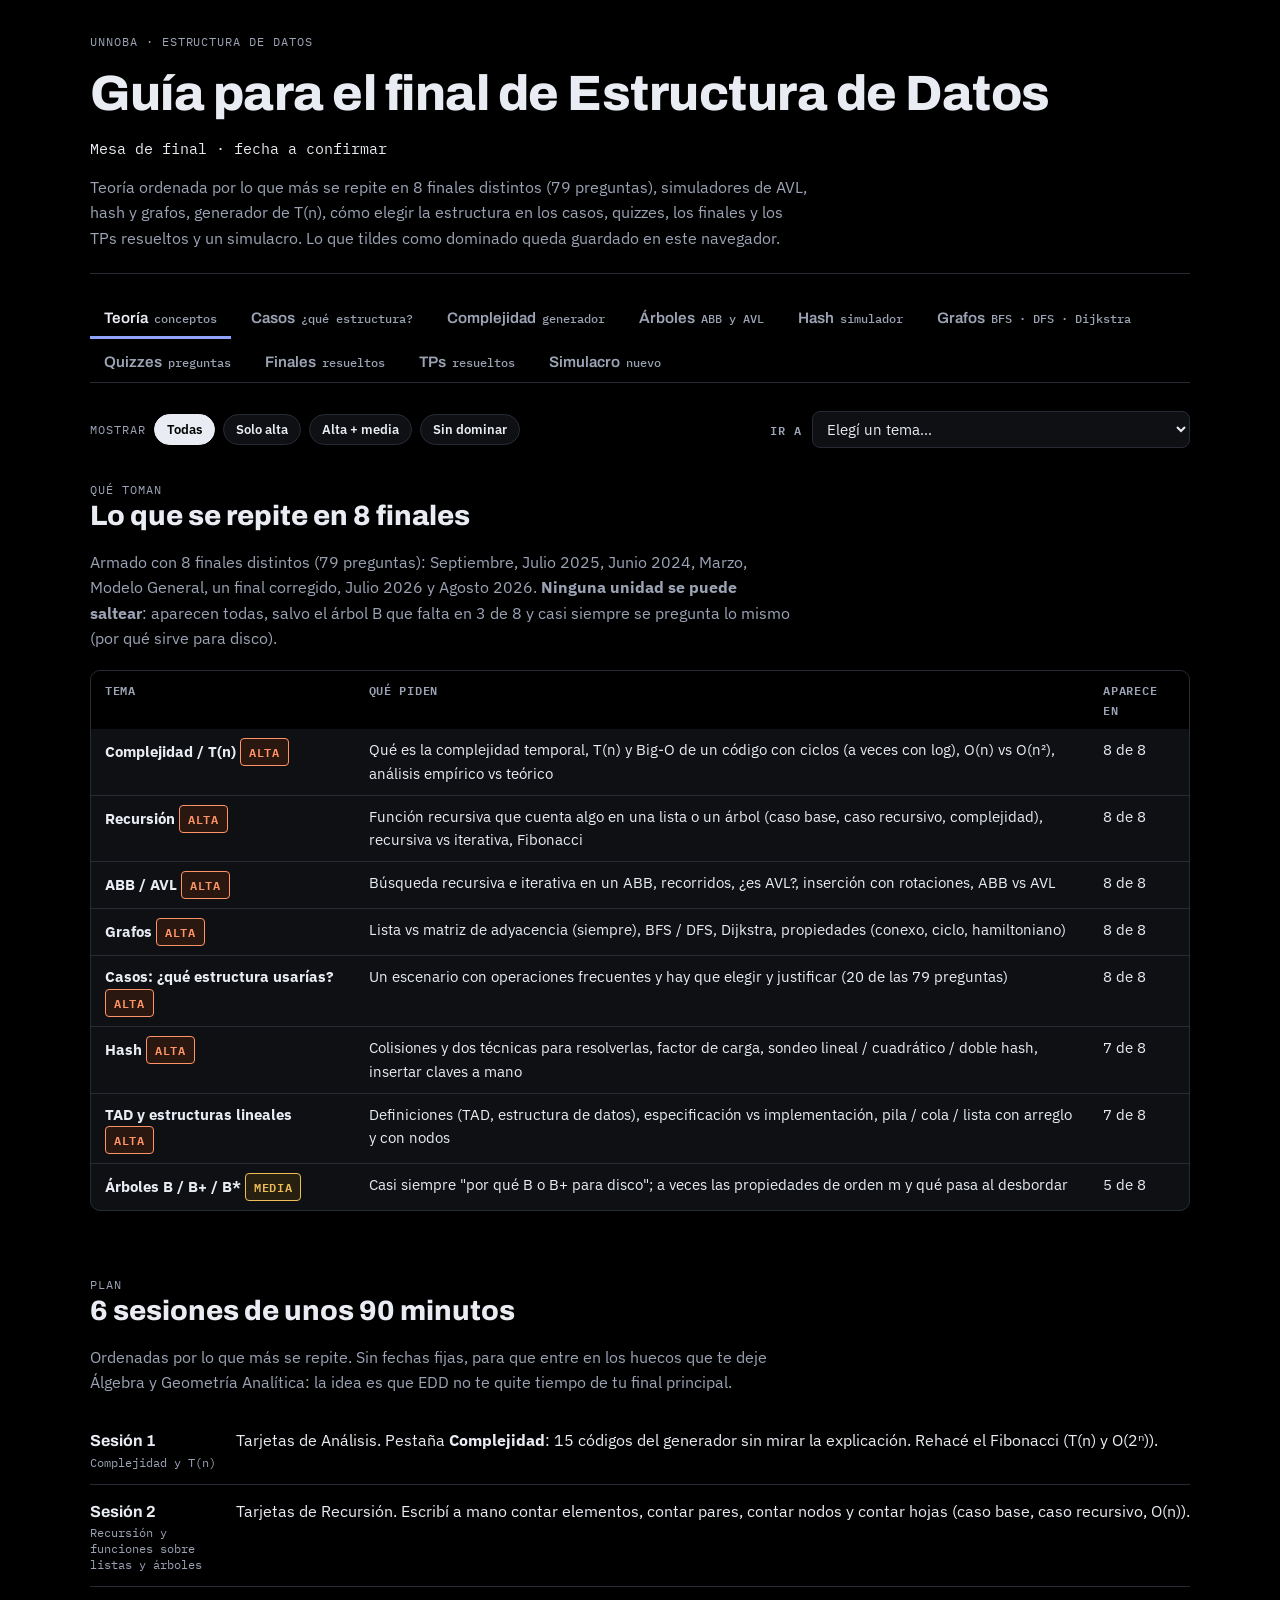
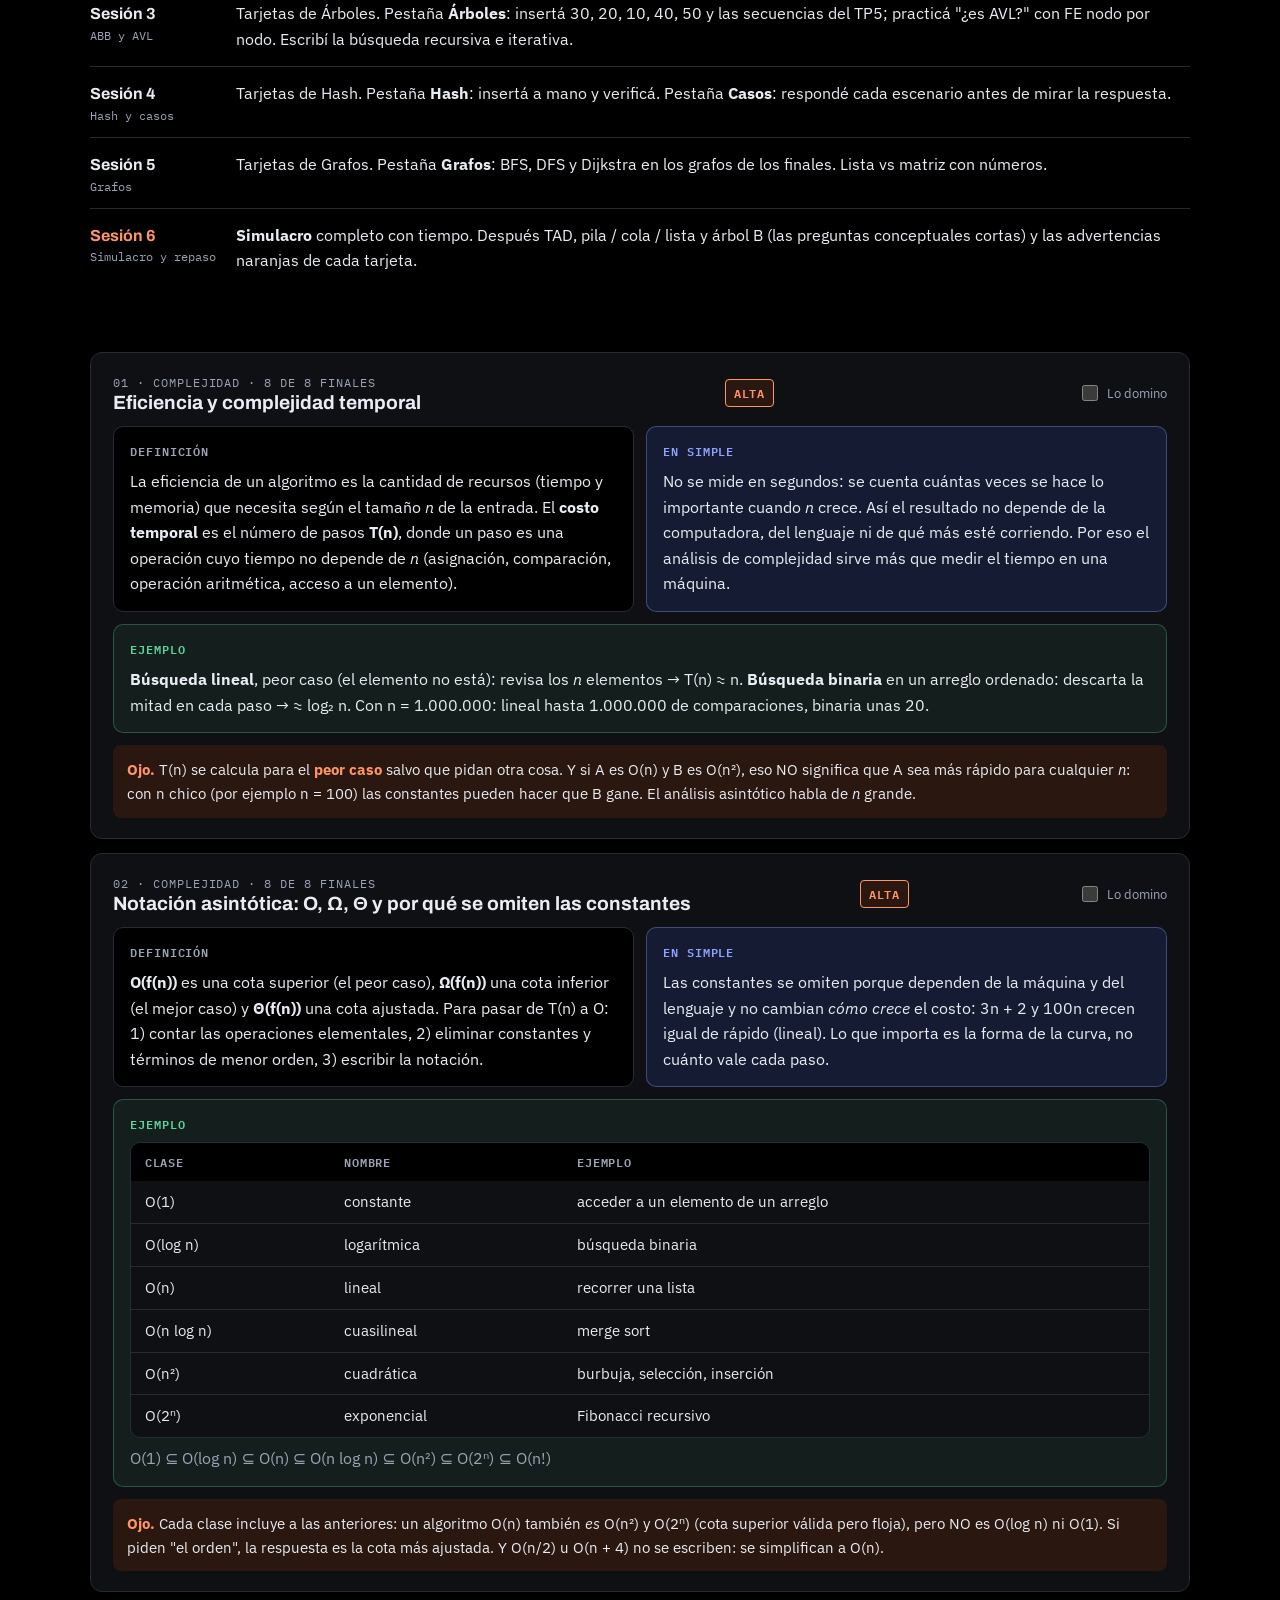
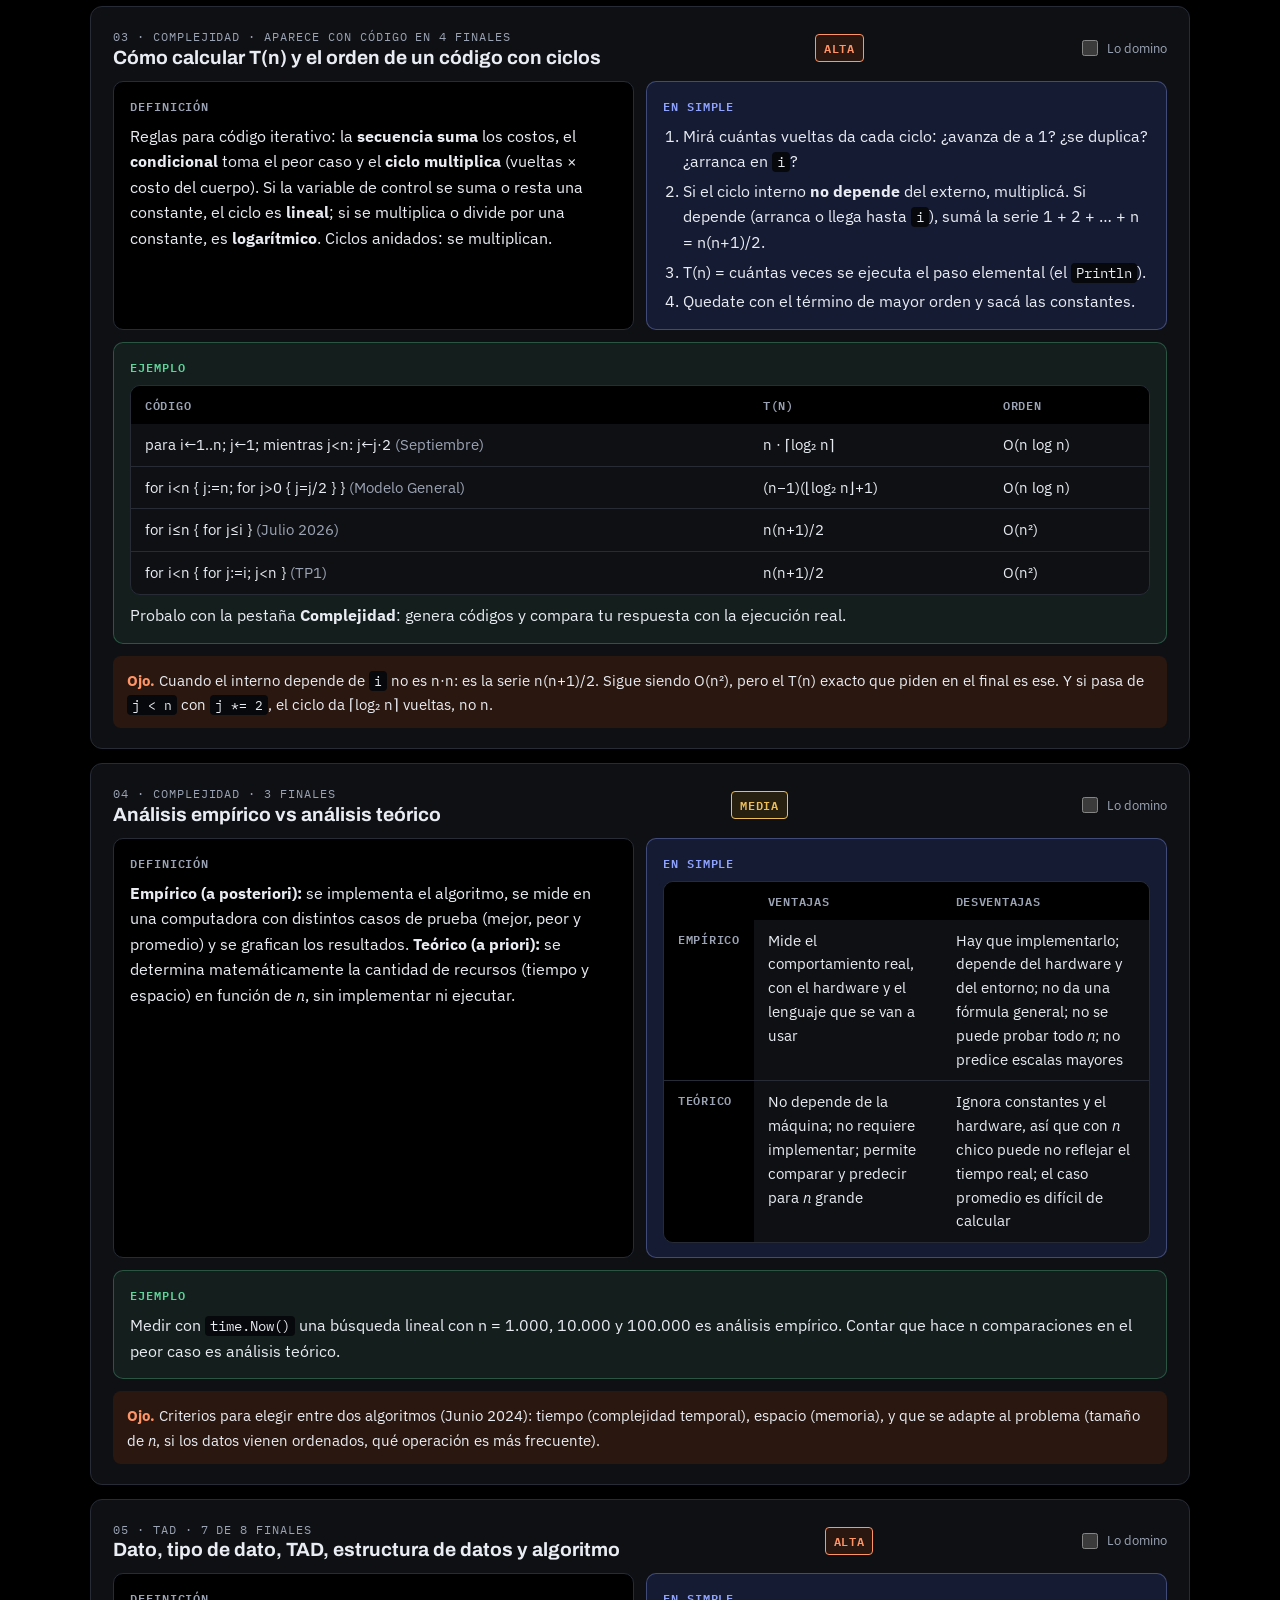
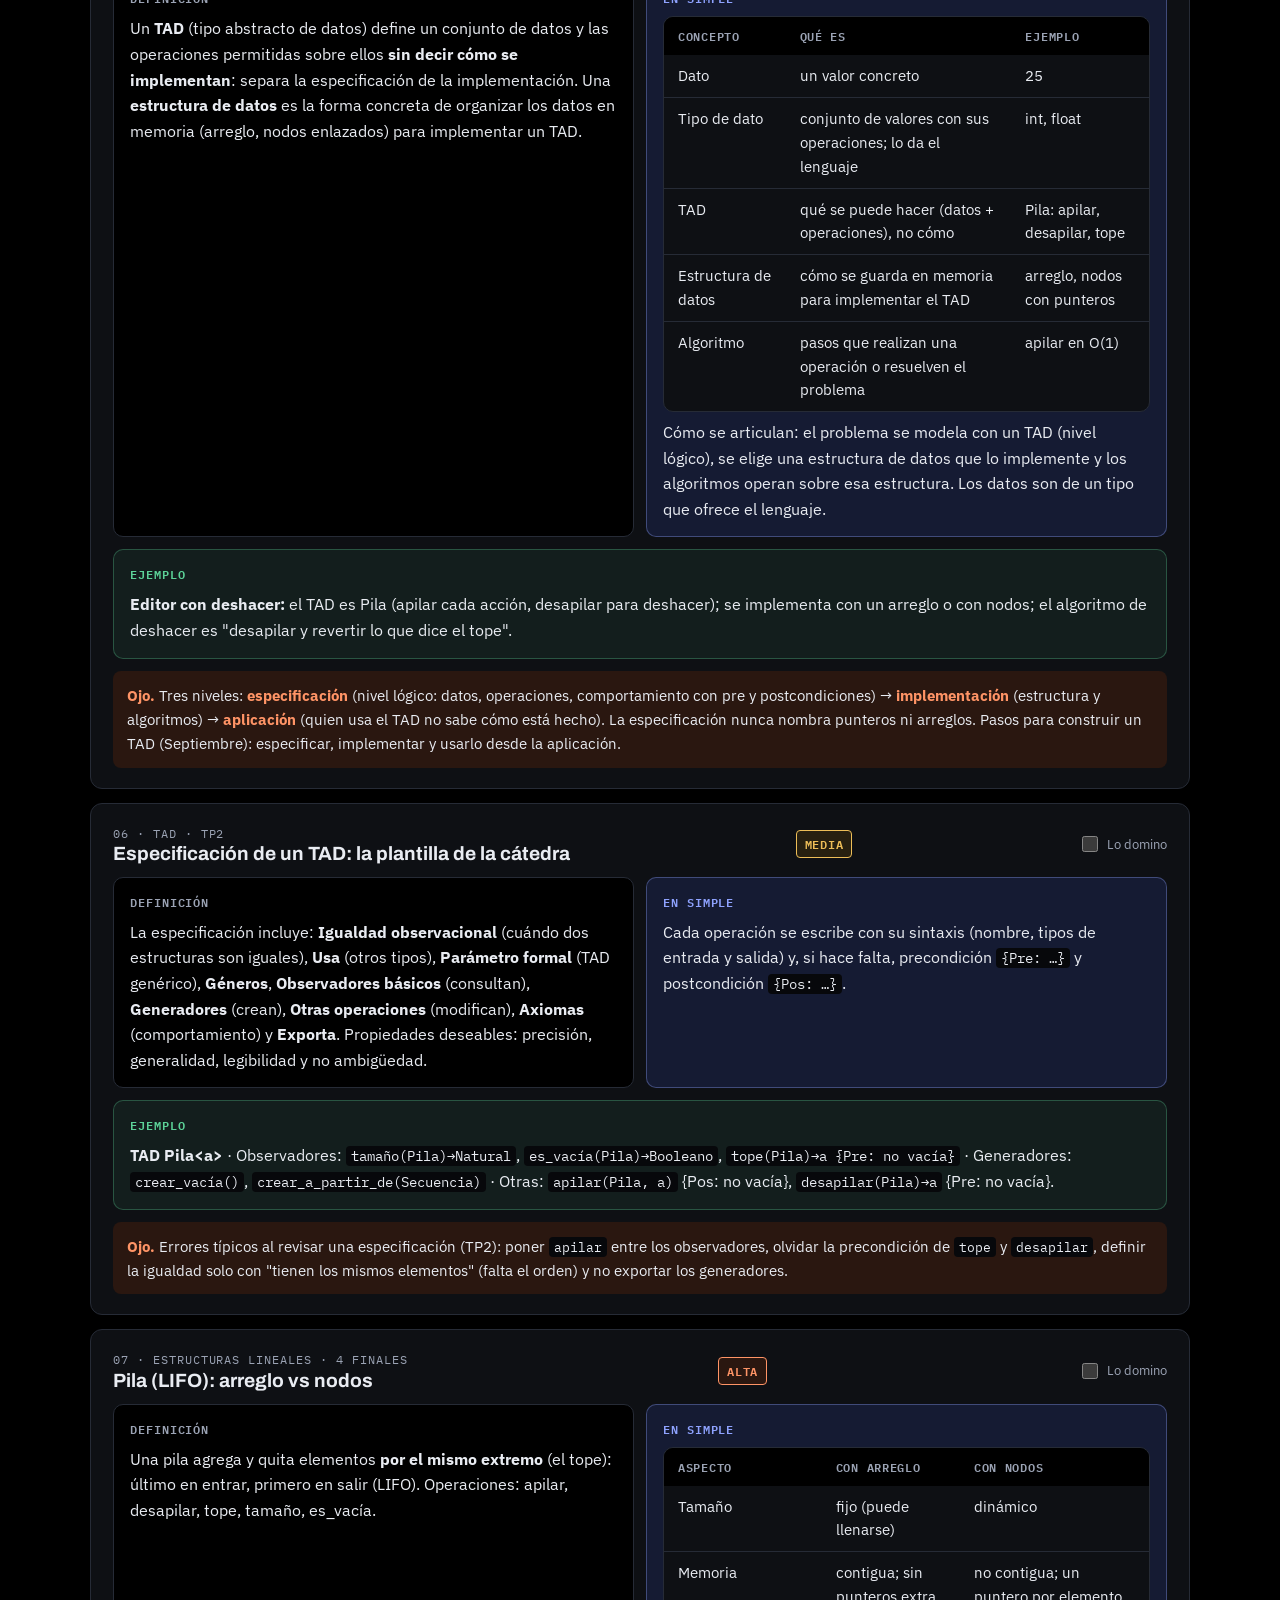
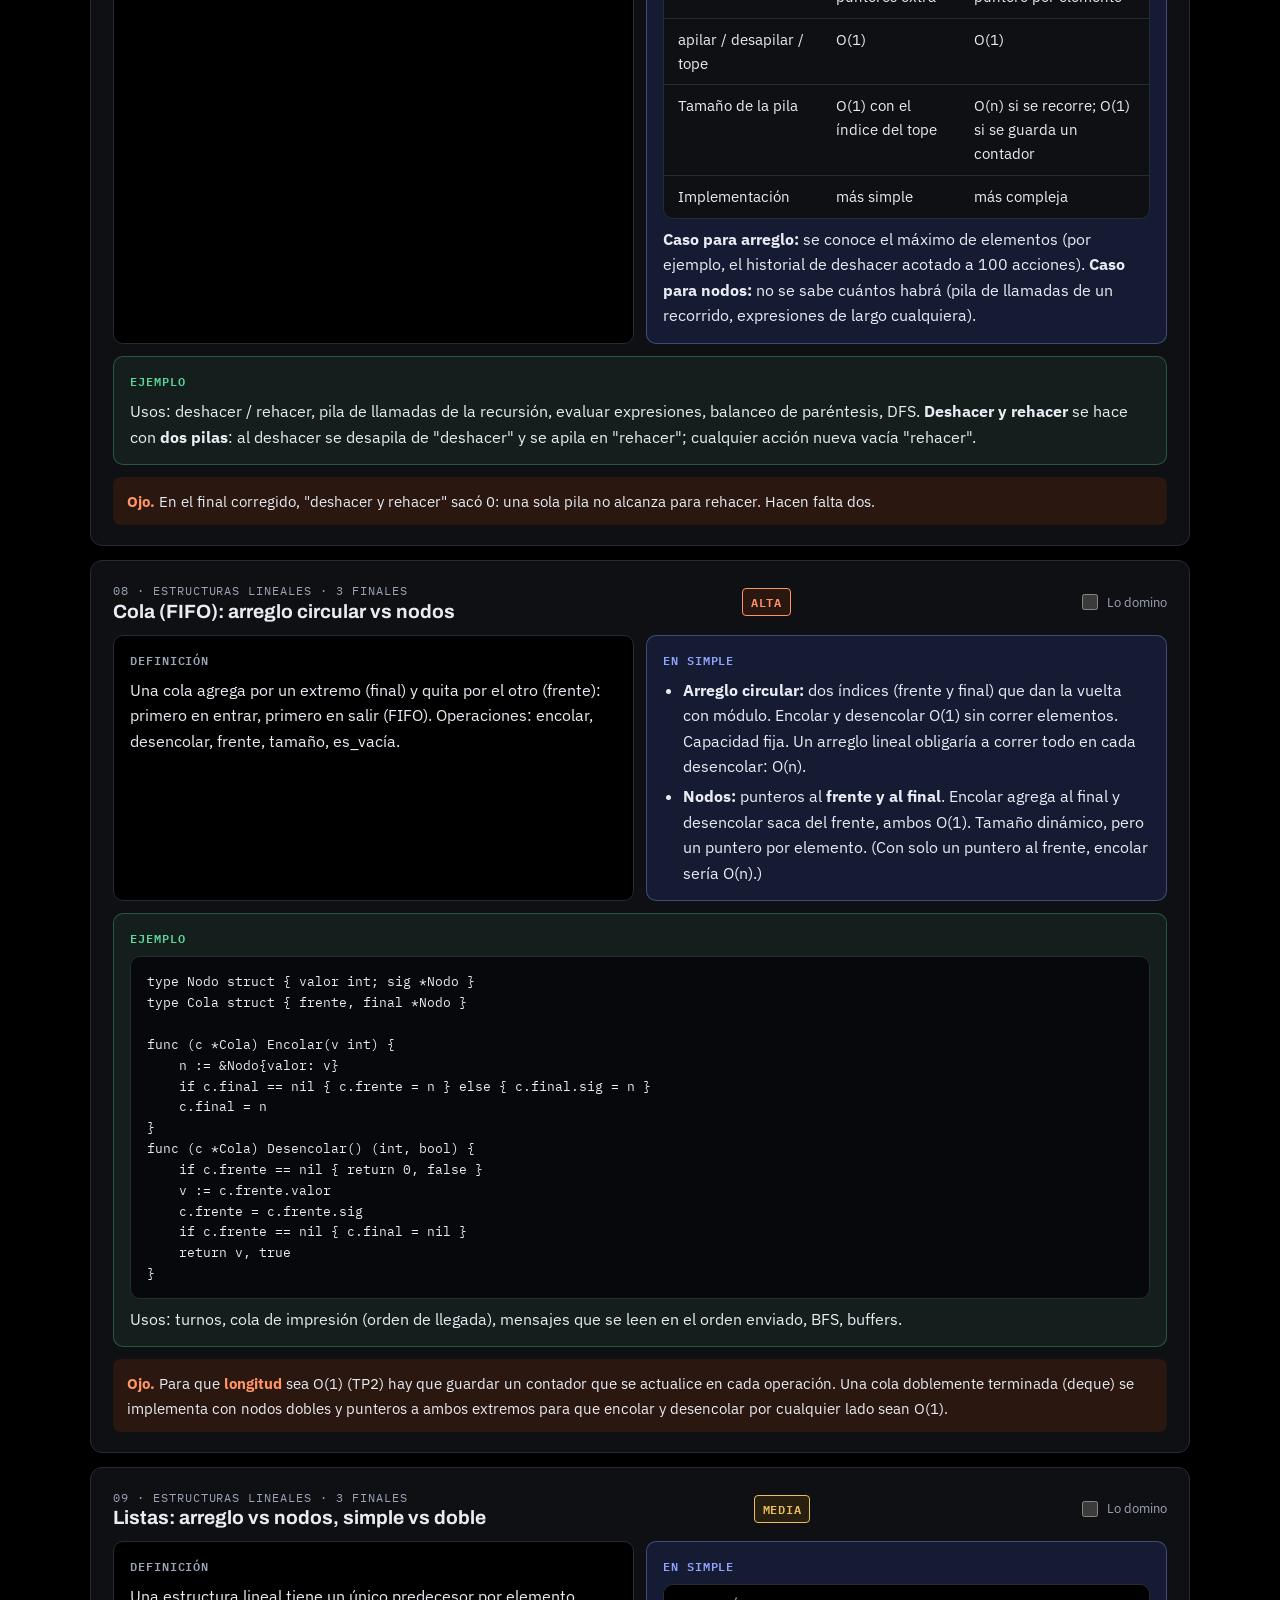
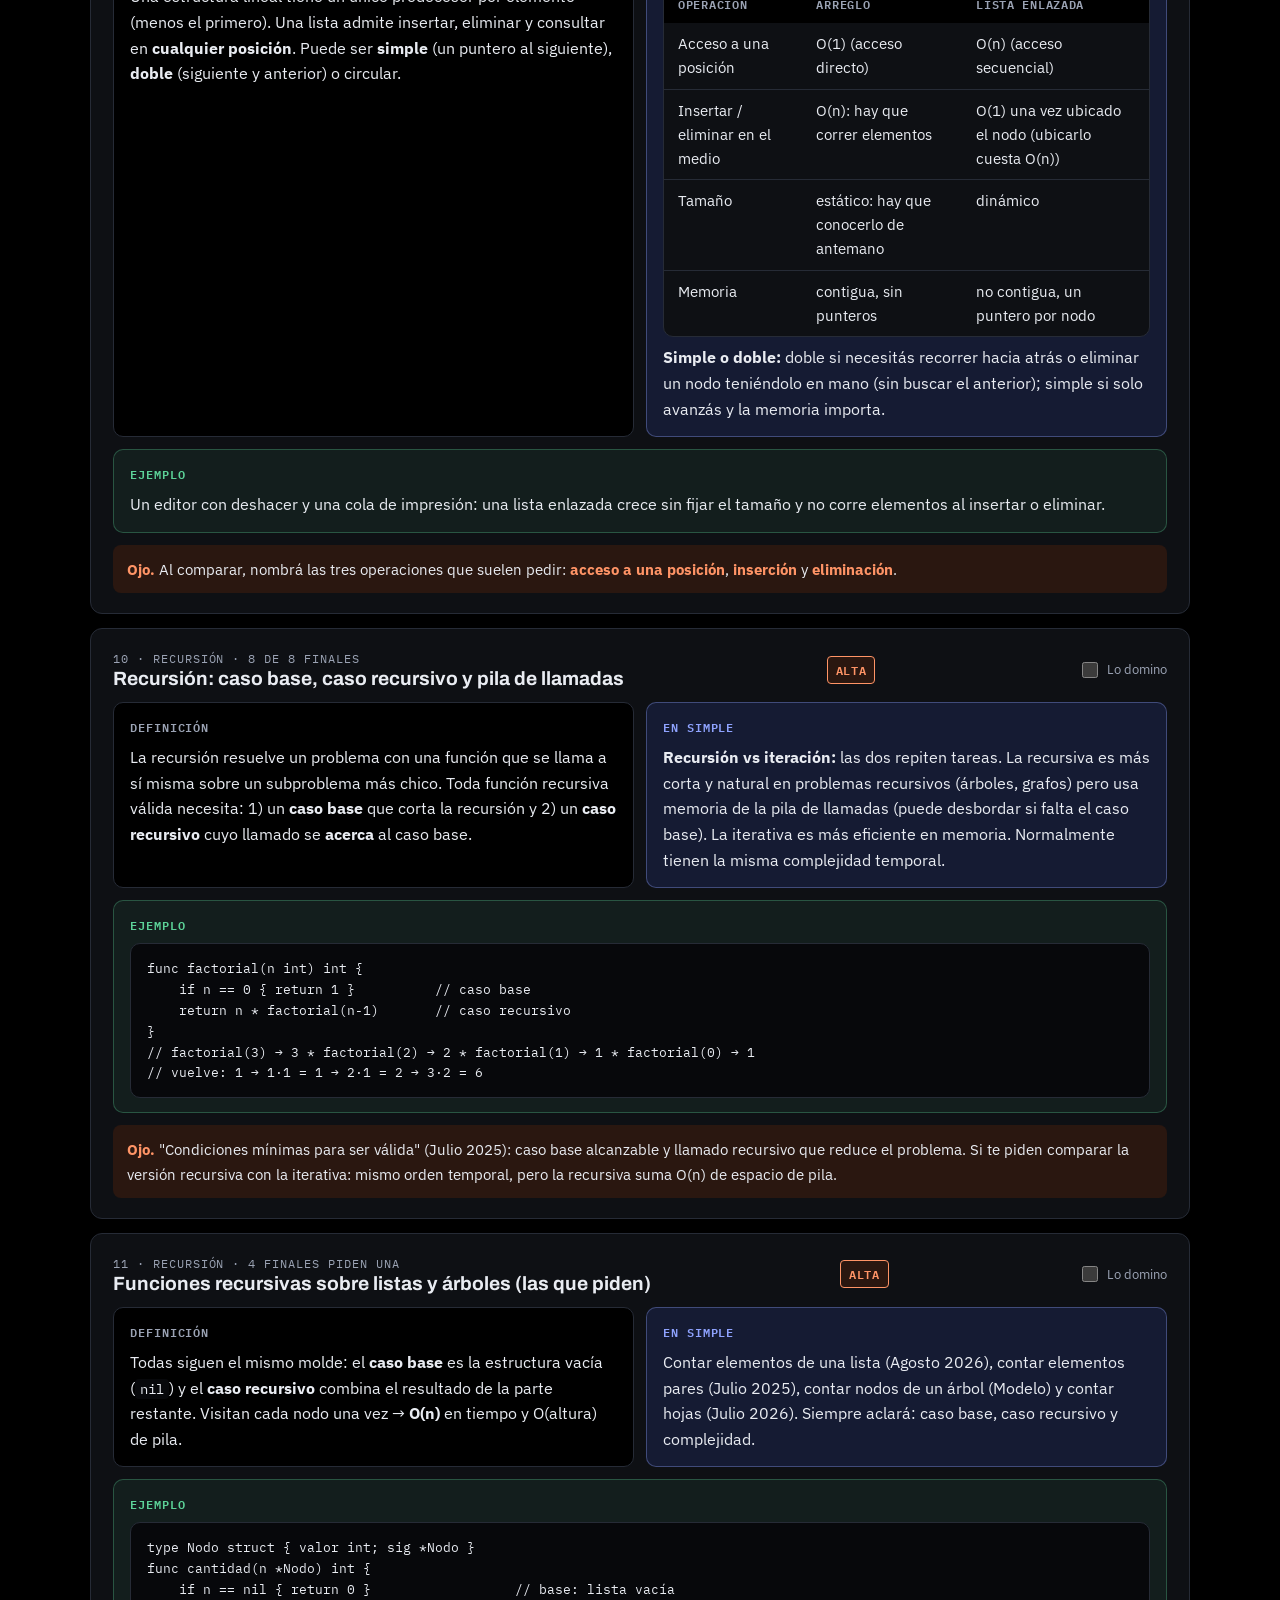
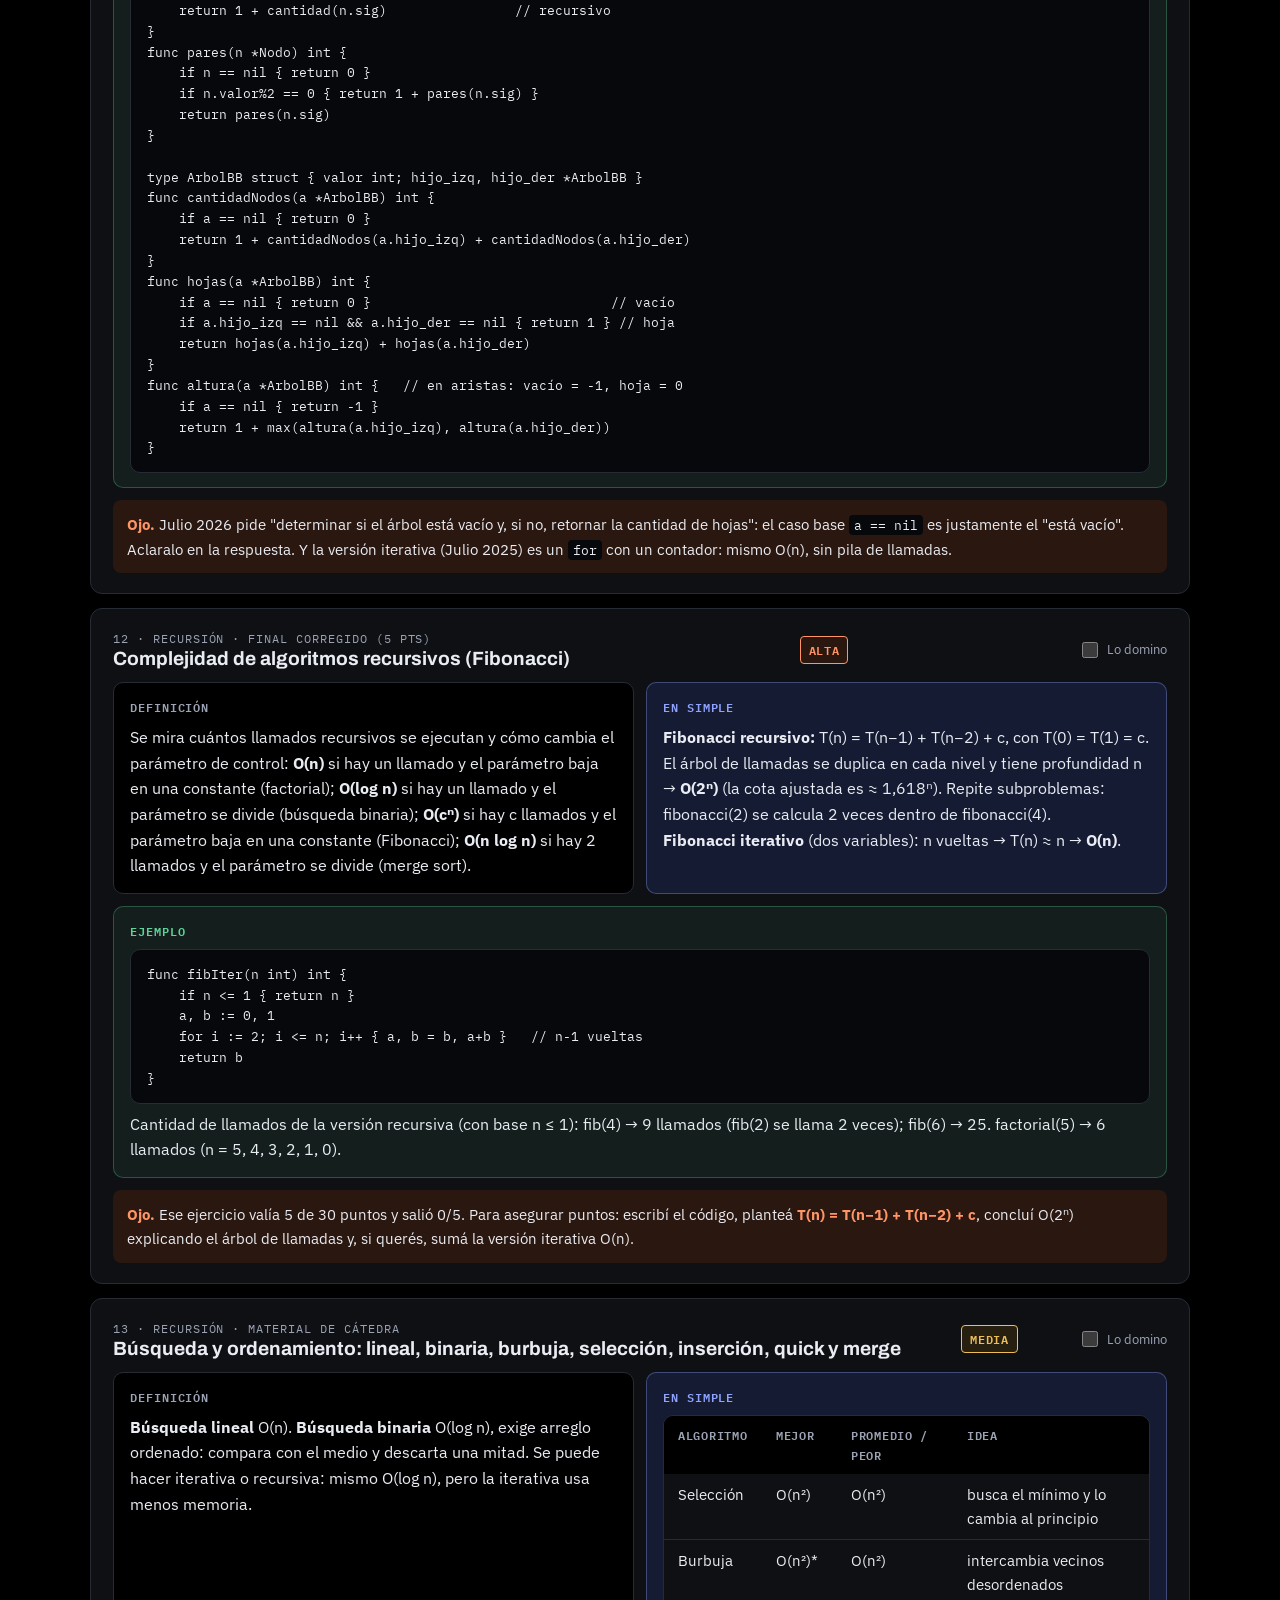
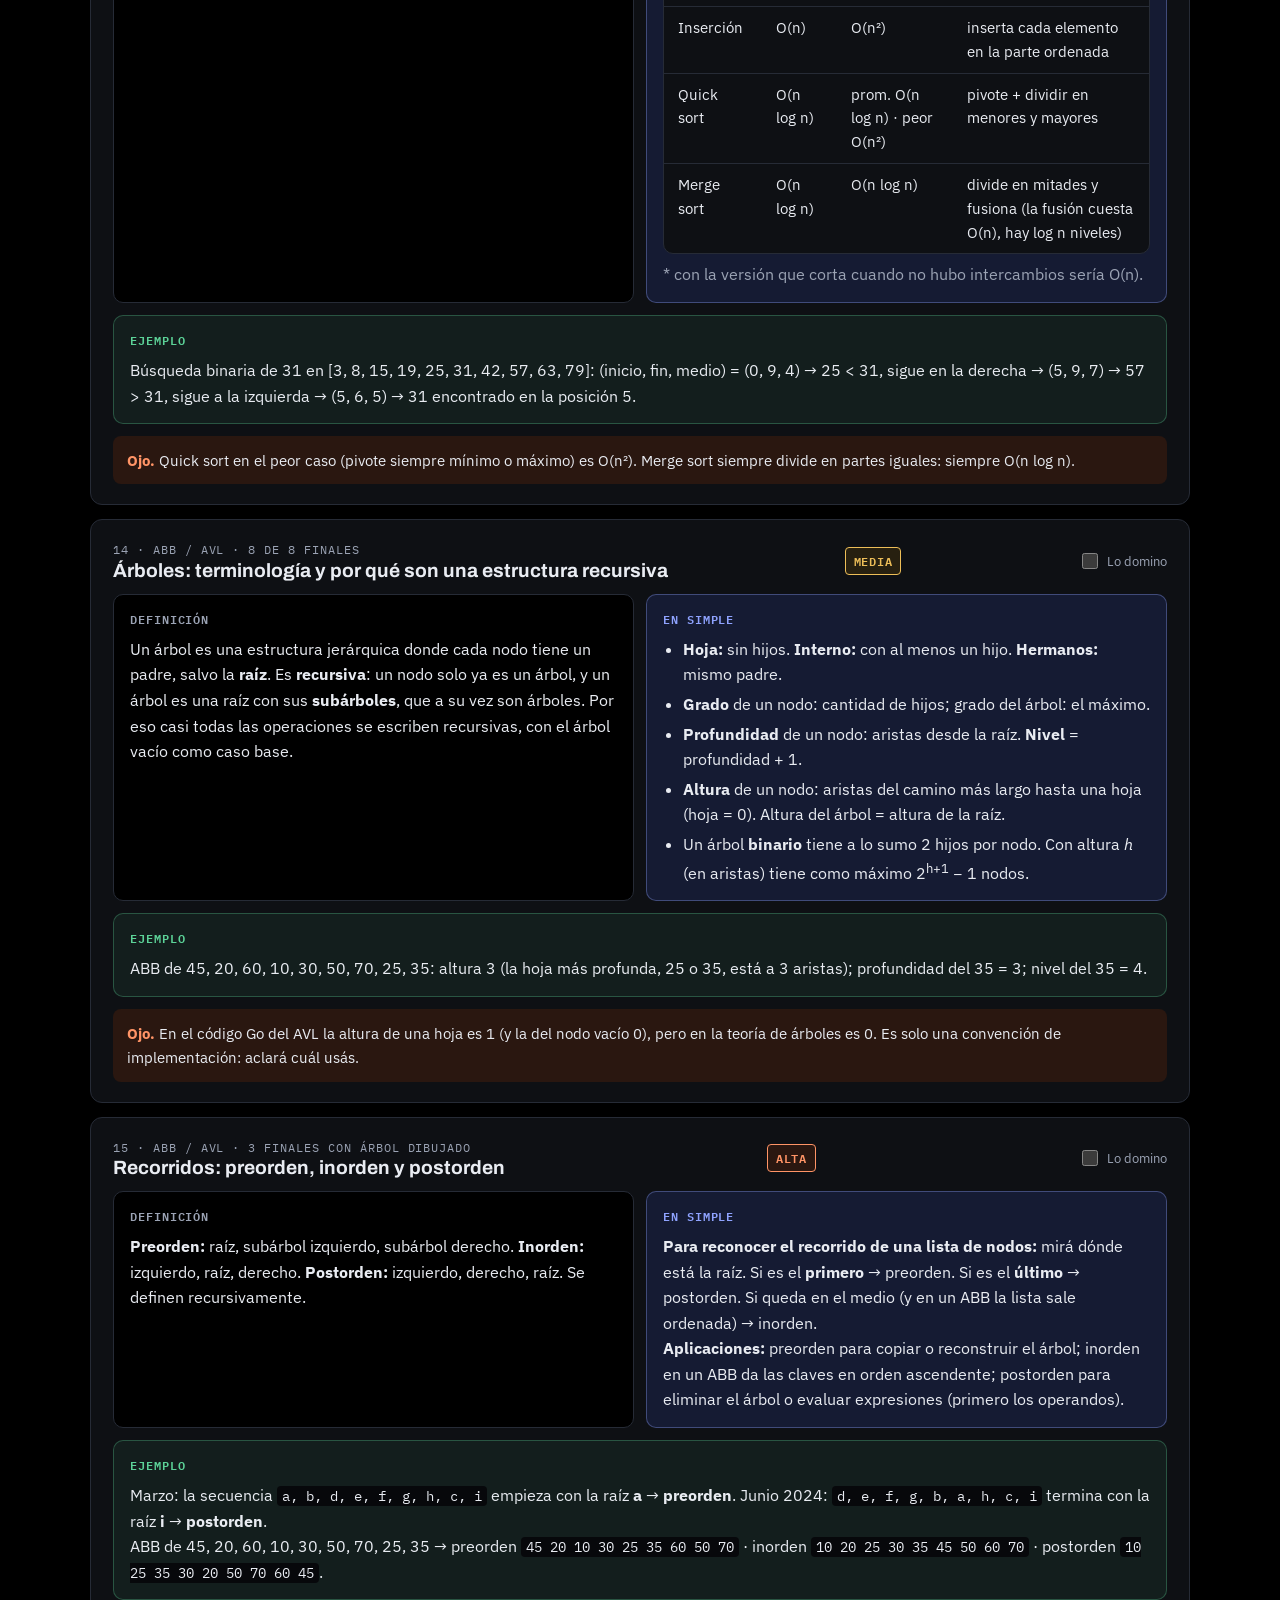
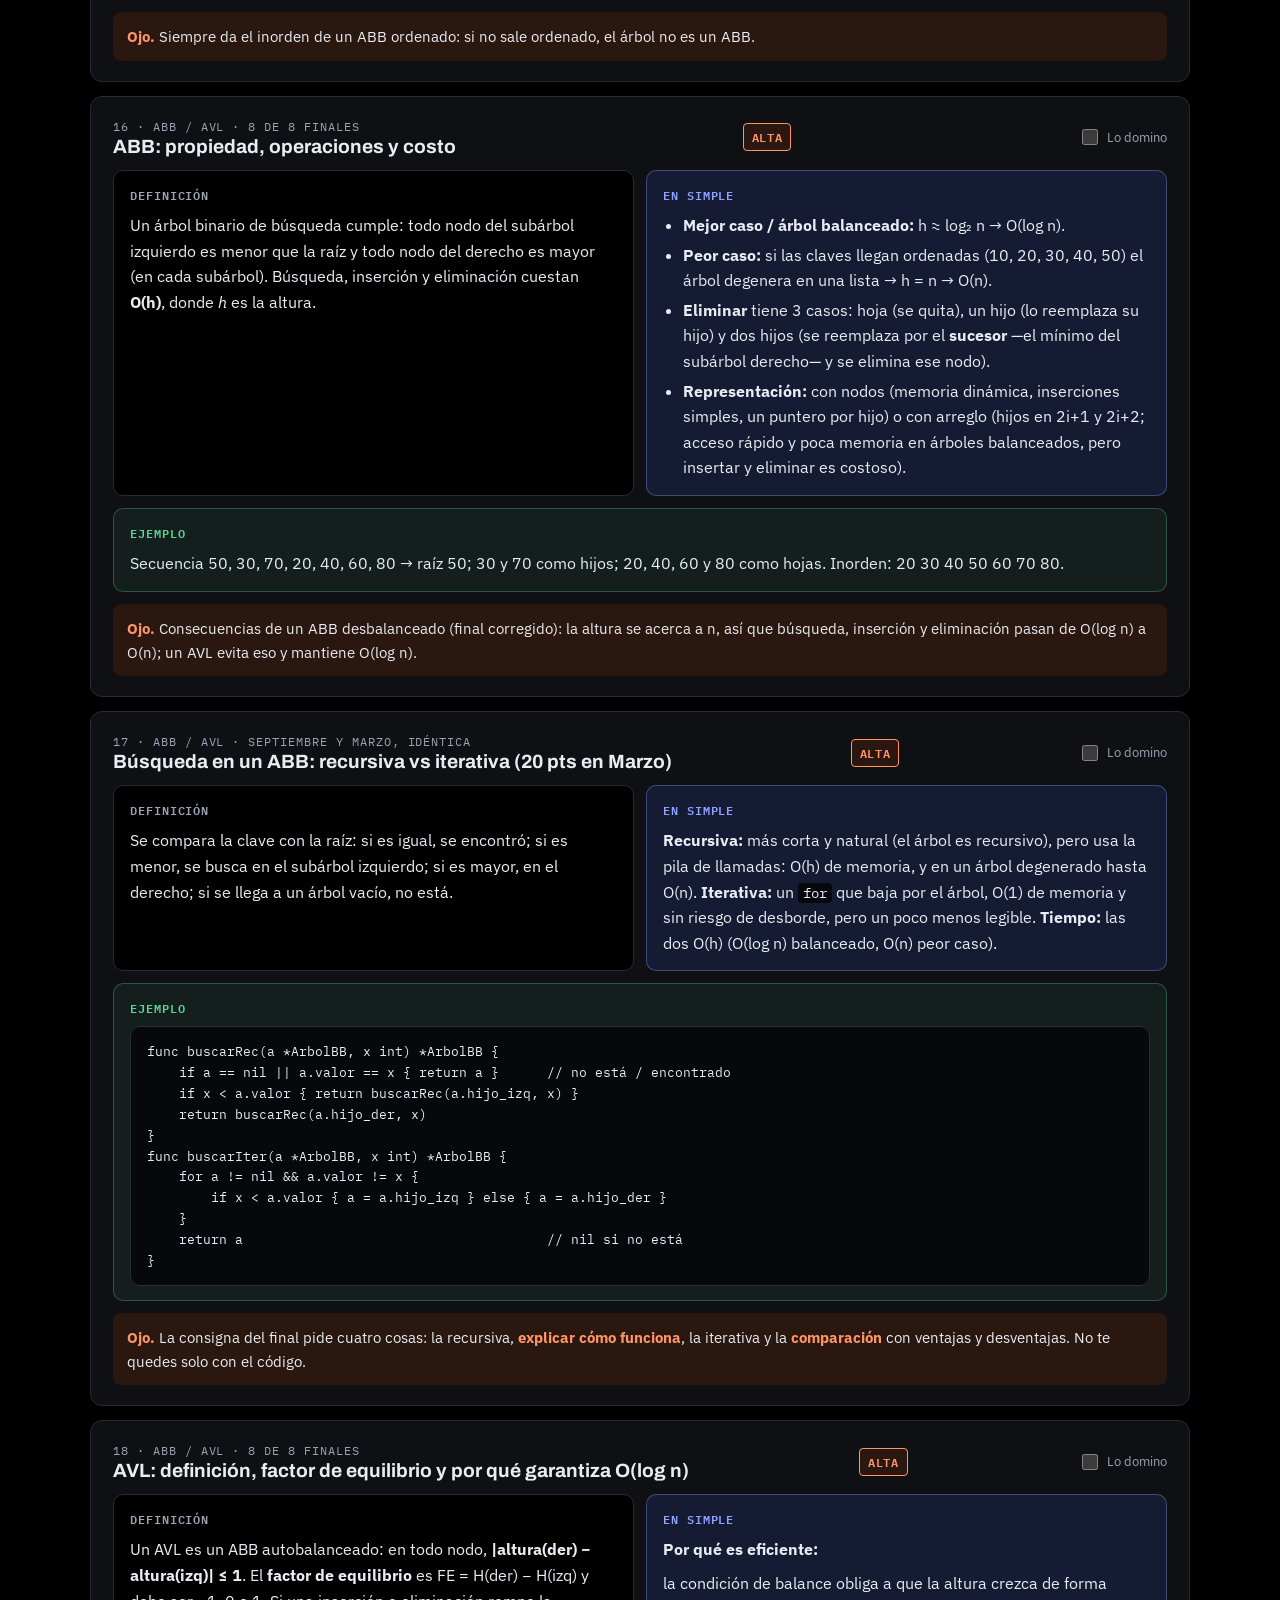
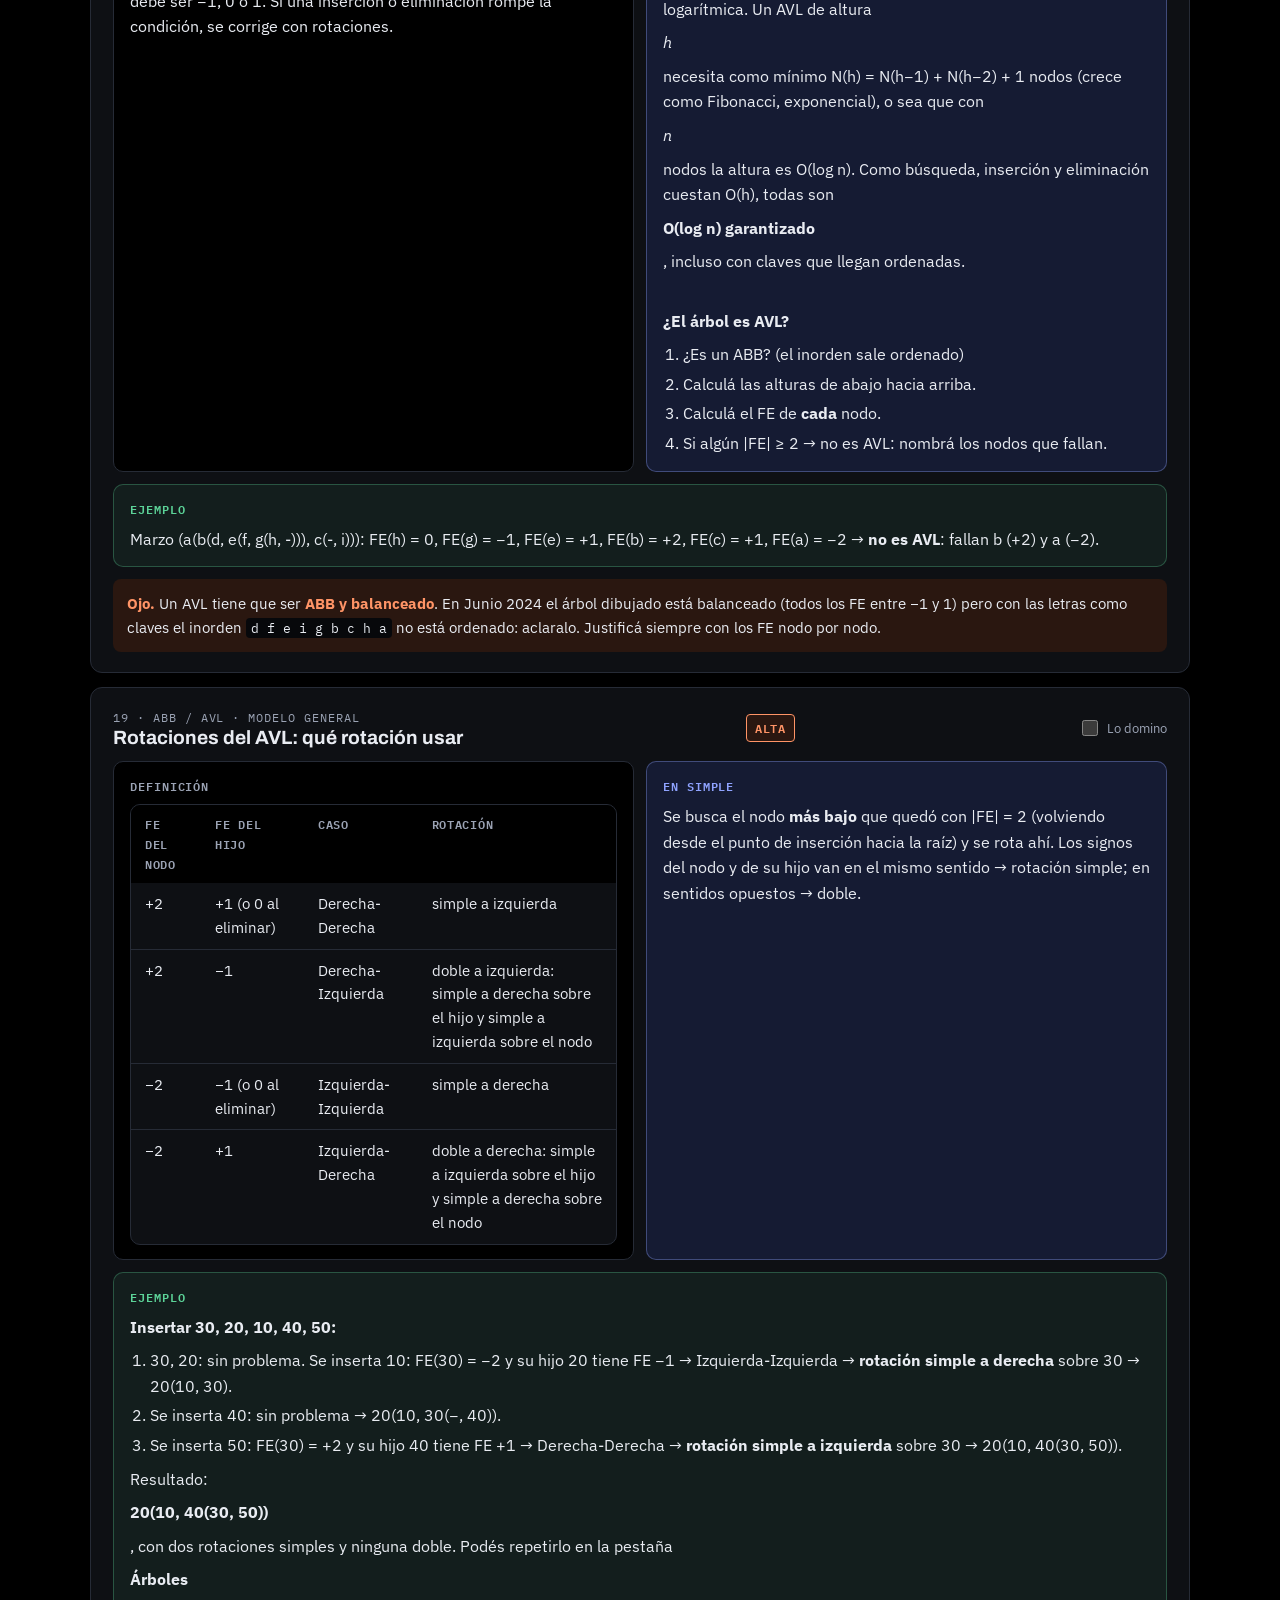
<file: edd/index.html>
<!DOCTYPE html>
<html lang="es"><head><meta charset="utf-8">
<meta name="viewport" content="width=device-width,initial-scale=1,viewport-fit=cover">
<title>Guía EDD · Final de Estructura de Datos</title>
<link rel="preconnect" href="https://fonts.googleapis.com">
<link rel="stylesheet" href="https://fonts.googleapis.com/css2?family=Archivo:wght@500;700;800&family=IBM+Plex+Sans:ital,wght@0,400;0,500;0,600;1,400&family=IBM+Plex+Mono:wght@400;500;600&display=swap">
<style>
:root{
  --paper:#000; --surface:#0E1014; --ink:#E9ECF2; --muted:#9BA3B4; --line:#262B36;
  --accent:#8FA3FF; --accent-soft:#151B33;
  --alta:#FF9466; --alta-soft:#2A1710; --media:#EDBE58; --media-soft:#272010; --baja:#A6B0C4; --baja-soft:#181C25;
  --ok:#5CD398; --code-bg:#07080B;
  --f-display:"Archivo","Helvetica Neue",Arial,sans-serif;
  --f-body:"IBM Plex Sans",system-ui,-apple-system,"Segoe UI",sans-serif;
  --f-mono:"IBM Plex Mono",ui-monospace,Menlo,Consolas,monospace;
  color-scheme:dark;
}
*{box-sizing:border-box}
html{scroll-behavior:smooth}
body{margin:0;background:var(--paper);color:var(--ink);font-family:var(--f-body);font-size:16px;line-height:1.6;
  padding:0 max(16px,env(safe-area-inset-right,0px)) 64px max(16px,env(safe-area-inset-left,0px));padding-top:env(safe-area-inset-top,0px)}
h1,h2,h3,h4{font-family:var(--f-display);text-wrap:balance;line-height:1.15;margin:0}
h1{font-size:clamp(2rem,5vw,3.1rem);font-weight:800;letter-spacing:-.01em}
h2{font-size:1.75rem;font-weight:800}
h3{font-size:1.2rem;font-weight:700}
h4{font-size:1rem;font-weight:700;margin-top:6px}
p{margin:0}
a{color:var(--accent)}
code{font-family:var(--f-mono);font-size:.88em;background:var(--code-bg);padding:1px 5px;border-radius:4px;overflow-wrap:anywhere}
a:focus-visible,button:focus-visible,summary:focus-visible,input:focus-visible,select:focus-visible,textarea:focus-visible{outline:2px solid var(--accent);outline-offset:2px;border-radius:4px}
.muted{color:var(--muted)}
.eyebrow{font-family:var(--f-mono);font-size:.75rem;letter-spacing:.08em;text-transform:uppercase;color:var(--muted)}
.topbar{max-width:1100px;margin:0 auto;padding-top:32px;display:grid;gap:18px}
.hero{display:grid;gap:14px;padding-bottom:22px;border-bottom:1px solid var(--line)}
.hero .when{display:flex;flex-wrap:wrap;gap:10px 24px;align-items:baseline;font-family:var(--f-mono);font-size:.95rem}
.hero .count{font-family:var(--f-display);font-weight:800;font-size:1.3rem;color:var(--alta)}
.prose{max-width:72ch}
.tabs{display:flex;flex-wrap:wrap;gap:6px;border-bottom:1px solid var(--line);position:sticky;top:env(safe-area-inset-top,0px);background:var(--paper);z-index:5;padding-top:8px}
.tab{font:600 .95rem var(--f-display);background:none;border:0;border-bottom:3px solid transparent;color:var(--muted);padding:10px 14px;cursor:pointer;margin-bottom:-1px}
.tab:hover{color:var(--ink)}
.tab[aria-selected="true"]{color:var(--ink);border-bottom-color:var(--accent)}
.tab .n{font:500 .72rem var(--f-mono);color:var(--muted);margin-left:6px}
@media (max-width:600px){.tab .n{display:none}.tab{padding:10px 10px;font-size:.88rem}}
[hidden]{display:none!important}
.wrap{max-width:1100px;margin:0 auto}
main{padding-top:28px;display:grid;gap:64px;min-width:0}
section{display:grid;gap:18px;scroll-margin-top:70px;min-width:0}
section>.lead,.lead{max-width:70ch;color:var(--muted)}
.panel-head{display:flex;flex-wrap:wrap;align-items:center;justify-content:space-between;gap:12px 24px;margin-bottom:-32px}
.filters{display:flex;flex-wrap:wrap;gap:8px;align-items:center}
.chip{font:600 .82rem var(--f-body);border:1px solid var(--line);background:var(--surface);color:var(--ink);padding:6px 12px;border-radius:999px;cursor:pointer}
.chip[aria-pressed="true"]{background:var(--ink);color:var(--paper);border-color:var(--ink)}
.jump{display:flex;align-items:center;gap:10px;flex:0 1 420px;min-width:0;margin-left:auto}
.jump label{font:600 .75rem var(--f-mono);letter-spacing:.08em;text-transform:uppercase;color:var(--muted);white-space:nowrap}
.jump select{flex:1 1 auto;min-width:0}
select,input.in,textarea.ta{font:inherit;font-size:.92rem;background:var(--surface);color:var(--ink);border:1px solid var(--line);border-radius:8px;padding:7px 10px;max-width:100%;min-width:0}
input.in{font-family:var(--f-mono);width:auto}
input.in.ok{border-color:var(--ok);background:color-mix(in srgb,var(--ok) 14%,var(--surface))}
input.in.bad{border-color:var(--alta);background:var(--alta-soft)}
textarea.ta{width:100%;font-family:var(--f-mono);font-size:.82rem;background:var(--code-bg);resize:vertical}
.tag{display:inline-flex;align-items:center;font:600 .72rem var(--f-mono);letter-spacing:.06em;text-transform:uppercase;padding:3px 8px;border-radius:4px;border:1px solid currentColor;white-space:nowrap}
.tag.alta{color:var(--alta);background:var(--alta-soft)}
.tag.media{color:var(--media);background:var(--media-soft)}
.tag.baja{color:var(--baja);background:var(--baja-soft)}
.tbl{overflow-x:auto;border:1px solid var(--line);border-radius:10px;background:var(--surface)}
table{border-collapse:collapse;width:100%;font-size:.93rem}
th,td{text-align:left;padding:9px 14px;border-bottom:1px solid var(--line);vertical-align:top}
th{font:600 .75rem var(--f-mono);letter-spacing:.06em;text-transform:uppercase;color:var(--muted);background:var(--paper)}
tr:last-child td,tr:last-child th{border-bottom:0}
tbody th{width:34%}
tr.unused td{opacity:.4}
.concepts{display:grid;gap:14px}
.concept{background:var(--surface);border:1px solid var(--line);border-radius:12px;padding:20px 22px;display:grid;gap:12px;min-width:0}
.concept-head{display:flex;flex-wrap:wrap;gap:8px 12px;align-items:center;justify-content:space-between}
.concept-head h3{flex:1 1 260px}
.concept .body{display:grid;gap:12px;min-width:0}
.mark{display:flex;align-items:center;gap:6px;font-size:.82rem;color:var(--muted);cursor:pointer;user-select:none}
.mark input{width:16px;height:16px;accent-color:var(--ok)}
.concept.done{border-color:var(--ok)}
.concept.done .mark{color:var(--ok)}
.warn{background:var(--alta-soft);border-radius:8px;padding:12px 14px;font-size:.95rem}
.warn b{color:var(--alta)}
.dse{display:grid;grid-template-columns:minmax(0,1fr) minmax(0,1fr);gap:12px}
.dse>div{border-radius:10px;padding:14px 16px;display:grid;gap:8px;align-content:start;min-width:0}
.dse-k{font:600 .72rem var(--f-mono);letter-spacing:.08em;text-transform:uppercase}
.dse-def{background:var(--paper);border:1px solid var(--line)}
.dse-def .dse-k{color:var(--muted)}
.dse-simple{background:var(--accent-soft);border:1px solid color-mix(in srgb,var(--accent) 35%,transparent)}
.dse-simple .dse-k{color:var(--accent)}
.dse-ex{grid-column:1/-1;background:color-mix(in srgb,var(--ok) 7%,var(--surface));border:1px solid color-mix(in srgb,var(--ok) 30%,transparent)}
.dse-ex .dse-k{color:var(--ok)}
.dse ul,.dse ol{margin:0;padding-left:20px;display:grid;gap:4px}
@media (max-width:700px){.dse{grid-template-columns:minmax(0,1fr)}}
pre{margin:0;overflow-x:auto;background:var(--code-bg);border:1px solid var(--line);border-radius:10px;padding:14px 16px;font:400 .84rem/1.55 var(--f-mono)}
pre code{background:none;padding:0;font-size:inherit}
.pair{display:grid;grid-template-columns:repeat(auto-fit,minmax(280px,1fr));gap:14px}
.pair>*{min-width:0}
.plan{display:grid}
.day{display:grid;grid-template-columns:130px minmax(0,1fr);gap:16px;padding:14px 0;border-bottom:1px solid var(--line)}
.day:last-child{border-bottom:0}
.day .d{font-family:var(--f-display);font-weight:700}
.day .d span{display:block;font:400 .78rem var(--f-mono);color:var(--muted)}
.day.exam .d{color:var(--alta)}
@media (max-width:520px){.day{grid-template-columns:minmax(0,1fr);gap:4px}}
.hidden-by-filter{display:none!important}
/* botones */
.btn{font:600 .88rem var(--f-body);background:var(--surface);color:var(--ink);border:1px solid var(--line);border-radius:8px;padding:8px 14px;cursor:pointer}
.btn:hover{border-color:var(--accent)}
.btn.primary{background:var(--accent);color:#000;border-color:var(--accent)}
.actions{display:flex;flex-wrap:wrap;gap:8px;align-items:center}
.score,.q-score{font:600 .9rem var(--f-mono);color:var(--muted)}
.gen-bar{display:flex;flex-wrap:wrap;gap:10px 14px;align-items:center;background:var(--surface);border:1px solid var(--line);border-radius:10px;padding:10px 12px}
.gen-bar label{display:flex;gap:8px;align-items:center;font-size:.9rem}
.gen-num{margin-left:auto;font:500 .8rem var(--f-mono);color:var(--muted)}
.gen-enun{max-width:80ch;display:grid;gap:12px}
ol.abc{margin:0;padding-left:22px;display:grid;gap:12px}
ol.steps{margin:0;padding-left:22px;display:grid;gap:8px;max-width:80ch}
.stepsbox{background:var(--accent-soft);border:1px solid color-mix(in srgb,var(--accent) 35%,transparent);border-radius:10px;padding:14px 16px}
.ok{color:var(--ok);font-weight:700}
.bad{color:var(--alta)}
td .bad{font-family:var(--f-mono);font-size:.8rem}
/* práctica ruteo */
.prac{display:grid;gap:10px}
.prac td input.in{width:100%;min-width:130px}
/* topologías */
.topo-box{overflow-x:auto;background:var(--surface);border:1px solid var(--line);border-radius:10px;padding:8px}
svg.topo{display:block;width:100%;min-width:620px;height:auto}
.t-ln{stroke:var(--muted);stroke-width:2}
.t-r{fill:var(--accent-soft);stroke:var(--accent);stroke-width:1.6}
.t-rt{fill:var(--ink);font:700 14px var(--f-display)}
.t-if{fill:var(--accent);font:600 11px var(--f-mono)}
.t-ip{fill:var(--ink);font:500 11px var(--f-mono)}
.t-net{fill:var(--media);font:600 11.5px var(--f-mono)}
.t-pc{fill:var(--paper);stroke:var(--muted);stroke-width:1.4}
.t-pct{fill:var(--muted);font:600 12px var(--f-mono)}
/* tramas */
.hexdump{display:flex;flex-wrap:wrap;gap:3px;background:var(--code-bg);border:1px solid var(--line);border-radius:10px;padding:12px}
.hb{font:500 .82rem var(--f-mono);padding:1px 4px;border-radius:4px}
.hb.l2{background:color-mix(in srgb,var(--accent) 22%,transparent);color:var(--ink)}
.hb.l3{background:color-mix(in srgb,var(--media) 22%,transparent)}
.hb.l4{background:color-mix(in srgb,var(--ok) 20%,transparent)}
.hb.dat{background:var(--baja-soft);color:var(--muted)}
#tr-out,.decout{display:grid;gap:12px;margin-top:10px}
/* quiz */
.q-head{display:flex;flex-wrap:wrap;gap:10px 20px;align-items:center;justify-content:space-between}
.quiz{display:grid;gap:12px}
.q-card{display:grid;grid-template-columns:32px minmax(0,1fr);gap:12px;background:var(--surface);border:1px solid var(--line);border-radius:12px;padding:16px 18px}
.q-num{font:700 .9rem var(--f-mono);color:var(--muted);padding-top:2px}
.q-body{display:grid;gap:10px;min-width:0}
.q-q{font-weight:500}
.q-opts{display:grid;gap:8px}
.q-opt{display:flex;gap:10px;align-items:flex-start;font-size:.95rem;background:var(--paper);border:1px solid var(--line);border-radius:8px;padding:9px 12px;cursor:pointer;min-width:0}
.q-opt span{min-width:0;overflow-wrap:anywhere}
.q-opt:hover{border-color:var(--accent);background:var(--accent-soft)}
.q-opt input{margin-top:5px;accent-color:var(--accent)}
.q-opt.ok{border-color:var(--ok);background:color-mix(in srgb,var(--ok) 14%,var(--surface))}
.q-opt.bad{border-color:var(--alta);background:var(--alta-soft)}
.q-fb{border-radius:8px;padding:10px 12px;font-size:.93rem}
.q-fb.ok{background:color-mix(in srgb,var(--ok) 12%,var(--surface))}
.q-fb.bad{background:var(--alta-soft)}
.q-fb.ok b{color:var(--ok)}.q-fb.bad b{color:var(--alta)}
/* detalles */
details{background:var(--surface);border:1px solid var(--line);border-radius:10px}
details+details{margin-top:8px}
summary{cursor:pointer;padding:12px 16px;font-weight:500;list-style:none;display:flex;gap:10px}
summary::-webkit-details-marker{display:none}
summary::before{content:"+";font-family:var(--f-mono);color:var(--accent);font-weight:600}
details[open] summary::before{content:"–"}
.uc-ex{padding:4px 16px 18px;display:grid;gap:14px;min-width:0}
.blk.enunciado{background:var(--paper);border:1px solid var(--line);border-radius:10px;padding:14px 16px;display:grid;gap:6px}
.blk-k{font:600 .72rem var(--f-mono);letter-spacing:.08em;text-transform:uppercase;color:var(--muted)}
.tp-intro{display:grid;gap:10px;padding:18px 0 4px;border-top:2px solid var(--accent)}
.checklist{list-style:none;margin:0;padding:0;display:grid;gap:8px;max-width:72ch}
.checklist li{position:relative;padding-left:24px}
.checklist li::before{content:"□";position:absolute;left:0;font-family:var(--f-mono);color:var(--accent)}
footer{max-width:1100px;margin:64px auto 0;color:var(--muted);font-size:.85rem;border-top:1px solid var(--line);padding-top:20px}
@media (prefers-reduced-motion:reduce){*{scroll-behavior:auto!important}}

.note{background:var(--accent-soft);border:1px solid color-mix(in srgb,var(--accent) 35%,transparent);border-radius:10px;padding:14px 16px}

#sim-box{display:grid;gap:48px;margin-top:32px}
input.in{width:17ch}
.prac td input.in{width:100%}

/* ===== EDD: extras ===== */
.src{font:500 .72rem var(--f-mono);color:var(--muted);letter-spacing:.04em}
.freq{display:inline-flex;gap:6px;align-items:center;font:500 .74rem var(--f-mono);color:var(--muted)}
.freq b{color:var(--ink)}
.code-ex{display:grid;gap:10px}
.sim-bar{display:flex;flex-wrap:wrap;gap:10px 14px;align-items:end;background:var(--surface);border:1px solid var(--line);border-radius:10px;padding:12px 14px}
.sim-bar label{display:grid;gap:4px;font:600 .72rem var(--f-mono);letter-spacing:.06em;text-transform:uppercase;color:var(--muted)}
.sim-bar input.in,.sim-bar select{font-size:.92rem;text-transform:none;letter-spacing:0}
.sim-bar input.wide{width:min(34ch,100%)}
.sim-out{display:grid;gap:14px;margin-top:6px}
.treebox{overflow-x:auto;background:var(--surface);border:1px solid var(--line);border-radius:10px;padding:8px}
svg.tree{display:block;margin:0 auto;max-width:100%;height:auto}
.tn{fill:var(--accent-soft);stroke:var(--accent);stroke-width:1.6}
.tn.bad{fill:var(--alta-soft);stroke:var(--alta)}
.tn.rot{fill:color-mix(in srgb,var(--ok) 16%,var(--surface));stroke:var(--ok)}
.tv{fill:var(--ink);font:700 13px var(--f-display)}
.tf{fill:var(--media);font:600 10.5px var(--f-mono)}
.te{stroke:var(--muted);stroke-width:1.5}
.step{display:grid;gap:8px;border-left:3px solid var(--accent);padding:2px 0 2px 14px}
.step.rotated{border-left-color:var(--ok)}
.step h4{margin:0}
.pill{display:inline-block;font:600 .74rem var(--f-mono);padding:2px 8px;border-radius:999px;border:1px solid var(--line);background:var(--paper);margin:2px 4px 2px 0}
.pill.ok{border-color:var(--ok);color:var(--ok);background:transparent}
.pill.alta{border-color:var(--alta);color:var(--alta)}
.pill.acc{border-color:var(--accent);color:var(--accent)}
.htab{display:grid;grid-template-columns:repeat(auto-fill,minmax(88px,1fr));gap:6px}
.hcell{border:1px solid var(--line);border-radius:8px;background:var(--surface);padding:6px 8px;display:grid;gap:2px;min-height:58px}
.hcell .ix{font:500 .7rem var(--f-mono);color:var(--muted)}
.hcell .vl{font:600 .88rem var(--f-mono);overflow-wrap:anywhere}
.hcell.full{border-color:var(--accent);background:var(--accent-soft)}
.gbox{overflow-x:auto;background:var(--surface);border:1px solid var(--line);border-radius:10px;padding:8px}
svg.graph{display:block;margin:0 auto;max-width:100%;height:auto}
.gv{fill:var(--accent-soft);stroke:var(--accent);stroke-width:1.6}
.gt{fill:var(--ink);font:700 13px var(--f-display)}
.ge{stroke:var(--muted);stroke-width:1.5;fill:none}
.gw{fill:var(--media);font:600 11px var(--f-mono)}
.sc{display:grid;gap:12px;background:var(--surface);border:1px solid var(--line);border-radius:12px;padding:16px 18px}
.sc .need{display:flex;flex-wrap:wrap;gap:6px}
.sc textarea.ta{min-height:84px;font-family:var(--f-body);font-size:.92rem;background:var(--paper)}
.ex-head{display:flex;flex-wrap:wrap;gap:8px 12px;align-items:baseline;justify-content:space-between}
.bank{display:grid;gap:6px}
.bank .row{display:grid;grid-template-columns:160px minmax(0,1fr);gap:12px;padding:10px 0;border-bottom:1px solid var(--line)}
.bank .row:last-child{border-bottom:0}
@media (max-width:620px){.bank .row{grid-template-columns:minmax(0,1fr);gap:2px}}
.todo{border:1px dashed var(--alta);border-radius:10px;padding:12px 14px;color:var(--alta);font-size:.92rem}

.tbl tbody th{width:1%;white-space:nowrap}
.rich{display:grid;gap:8px;min-width:0}
.refs{margin-top:10px;display:flex;flex-wrap:wrap;gap:6px;align-items:center}
a.pill{text-decoration:none}

</style></head><body>
<div class="topbar">
  <header class="hero">
    <div class="eyebrow">UNNOBA · Estructura de Datos</div>
    <h1>Guía para el final de Estructura de Datos</h1>
    <div class="when"><span id="mesa">Mesa de final · fecha a confirmar</span><span class="count" id="countdown"></span></div>
    <p class="prose muted">Teoría ordenada por lo que más se repite en 8 finales distintos (79 preguntas), simuladores de AVL, hash y grafos, generador de T(n), cómo elegir la estructura en los casos, quizzes, los finales y los TPs resueltos y un simulacro. Lo que tildes como dominado queda guardado en este navegador.</p>
  </header>
  <div class="tabs" role="tablist" aria-label="Secciones de la guía">
    <button class="tab" role="tab" id="tab-teoria" aria-controls="teoria" aria-selected="true">Teoría<span class="n">conceptos</span></button>
    <button class="tab" role="tab" id="tab-casos" aria-controls="casos" aria-selected="false">Casos<span class="n">¿qué estructura?</span></button>
    <button class="tab" role="tab" id="tab-complejidad" aria-controls="complejidad" aria-selected="false">Complejidad<span class="n">generador</span></button>
    <button class="tab" role="tab" id="tab-arboles" aria-controls="arboles" aria-selected="false">Árboles<span class="n">ABB y AVL</span></button>
    <button class="tab" role="tab" id="tab-hash" aria-controls="hash" aria-selected="false">Hash<span class="n">simulador</span></button>
    <button class="tab" role="tab" id="tab-grafos" aria-controls="grafos" aria-selected="false">Grafos<span class="n">BFS · DFS · Dijkstra</span></button>
    <button class="tab" role="tab" id="tab-quizzes" aria-controls="quizzes" aria-selected="false">Quizzes<span class="n">preguntas</span></button>
    <button class="tab" role="tab" id="tab-finales" aria-controls="finales" aria-selected="false">Finales<span class="n">resueltos</span></button>
    <button class="tab" role="tab" id="tab-tps" aria-controls="tps" aria-selected="false">TPs<span class="n">resueltos</span></button>
    <button class="tab" role="tab" id="tab-simulacro" aria-controls="simulacro" aria-selected="false">Simulacro<span class="n">nuevo</span></button>
  </div>
</div>
<div class="panel" id="teoria" role="tabpanel" aria-labelledby="tab-teoria"></div>
<div class="panel" id="casos" role="tabpanel" aria-labelledby="tab-casos" hidden></div>
<div class="panel" id="complejidad" role="tabpanel" aria-labelledby="tab-complejidad" hidden></div>
<div class="panel" id="arboles" role="tabpanel" aria-labelledby="tab-arboles" hidden></div>
<div class="panel" id="hash" role="tabpanel" aria-labelledby="tab-hash" hidden></div>
<div class="panel" id="grafos" role="tabpanel" aria-labelledby="tab-grafos" hidden></div>
<div class="panel" id="quizzes" role="tabpanel" aria-labelledby="tab-quizzes" hidden></div>
<div class="panel" id="finales" role="tabpanel" aria-labelledby="tab-finales" hidden></div>
<div class="panel" id="tps" role="tabpanel" aria-labelledby="tab-tps" hidden></div>
<div class="panel" id="simulacro" role="tabpanel" aria-labelledby="tab-simulacro" hidden></div>
<footer>Armada con el material de la cátedra (filminas, TPs) y 8 finales: Septiembre, Julio 2025, Junio 2024, Marzo 2025, Modelo General, un final corregido, Julio 2026 y Agosto 2026. Los códigos están en Go, como en la cátedra. Las resoluciones son mías y no de la cátedra: ante una duda de convención (altura de un árbol, qué sucesor se usa al borrar, función de dispersión secundaria), aclaralo en la hoja.</footer>
<script>
/* lib.js — algoritmos de la guía de EDD. Puro, sin DOM: lo usan app.js y los tests de Node. */
var ED = (function () {
'use strict';

/* ============ ABB / AVL ============ */
/* Convenciones de la cátedra: FE = H(der) − H(izq); altura de nodo vacío = 0 y de hoja = 1 (como en el código Go de AVL).
   La "altura del árbol" de la teoría de árboles cuenta aristas: altura = h − 1. Al eliminar con dos hijos se usa el mínimo del subárbol derecho. */
function N(v) { return { v: v, l: null, r: null, h: 1 }; }
function ht(n) { return n ? n.h : 0; }
function upd(n) { n.h = 1 + Math.max(ht(n.l), ht(n.r)); }
function fe(n) { return n ? ht(n.r) - ht(n.l) : 0; }
function rotL(z) { var y = z.r; z.r = y.l; y.l = z; upd(z); upd(y); return y; }
function rotR(z) { var y = z.l; z.l = y.r; y.r = z; upd(z); upd(y); return y; }
function rebalance(n, log) {
  var b = fe(n);
  if (b > 1) {
    if (fe(n.r) < 0) {
      log.push({ rot: 'Doble a izquierda', caso: 'Derecha-Izquierda', nodo: n.v, fe: b, det: 'rotación simple a derecha sobre ' + n.r.v + ' y después simple a izquierda sobre ' + n.v });
      n.r = rotR(n.r);
    } else {
      log.push({ rot: 'Simple a izquierda', caso: 'Derecha-Derecha', nodo: n.v, fe: b, det: 'rotación simple a izquierda sobre ' + n.v });
    }
    return rotL(n);
  }
  if (b < -1) {
    if (fe(n.l) > 0) {
      log.push({ rot: 'Doble a derecha', caso: 'Izquierda-Derecha', nodo: n.v, fe: b, det: 'rotación simple a izquierda sobre ' + n.l.v + ' y después simple a derecha sobre ' + n.v });
      n.l = rotL(n.l);
    } else {
      log.push({ rot: 'Simple a derecha', caso: 'Izquierda-Izquierda', nodo: n.v, fe: b, det: 'rotación simple a derecha sobre ' + n.v });
    }
    return rotR(n);
  }
  return n;
}
function insert(n, v, bal, log) {
  if (!n) return N(v);
  if (v < n.v) n.l = insert(n.l, v, bal, log);
  else if (v > n.v) n.r = insert(n.r, v, bal, log);
  else return n;
  upd(n);
  return bal ? rebalance(n, log) : n;
}
function minNode(n) { while (n.l) n = n.l; return n; }
function remove(n, v, bal, log) {
  if (!n) return null;
  if (v < n.v) n.l = remove(n.l, v, bal, log);
  else if (v > n.v) n.r = remove(n.r, v, bal, log);
  else {
    if (!n.l) return n.r;
    if (!n.r) return n.l;
    var s = minNode(n.r);
    n.v = s.v;
    n.r = remove(n.r, s.v, bal, log);
  }
  upd(n);
  return bal ? rebalance(n, log) : n;
}
function build(seq, bal) { var root = null, steps = []; seq.forEach(function (v) { var log = []; root = insert(root, v, bal, log); steps.push({ op: 'ins', v: v, log: log, snap: clone(root) }); }); return { root: root, steps: steps }; }
function clone(n) { return n ? { v: n.v, h: n.h, l: clone(n.l), r: clone(n.r) } : null; }
function pre(n, o) { o = o || []; if (n) { o.push(n.v); pre(n.l, o); pre(n.r, o); } return o; }
function ino(n, o) { o = o || []; if (n) { ino(n.l, o); o.push(n.v); ino(n.r, o); } return o; }
function post(n, o) { o = o || []; if (n) { post(n.l, o); post(n.r, o); o.push(n.v); } return o; }
function count(n) { return n ? 1 + count(n.l) + count(n.r) : 0; }
function leaves(n) { return !n ? 0 : (!n.l && !n.r ? 1 : leaves(n.l) + leaves(n.r)); }
function height(n) { return ht(n); }
/* ¿cumple la propiedad AVL (balance en todos los nodos)? Devuelve la lista de nodos desbalanceados */
function recompute(n) { if (!n) return 0; n.h = 1 + Math.max(recompute(n.l), recompute(n.r)); return n.h; }
function unbalanced(n, o) { o = o || []; if (n) { unbalanced(n.l, o); unbalanced(n.r, o); if (Math.abs(fe(n)) > 1) o.push({ v: n.v, fe: fe(n) }); } return o; }
function isBST(n, lo, hi) { if (!n) return true; if ((lo !== undefined && n.v <= lo) || (hi !== undefined && n.v >= hi)) return false; return isBST(n.l, lo, n.v) && isBST(n.r, n.v, hi); }
function depthOf(n, v, d) { d = d || 0; if (!n) return -1; if (v === n.v) return d; return depthOf(v < n.v ? n.l : n.r, v, d + 1); }
/* árbol a texto horizontal (derecha arriba) */
function ascii(n) {
  var out = [];
  (function rec(x, d) { if (!x) return; rec(x.r, d + 1); out.push(new Array(d + 1).join('    ') + x.v); rec(x.l, d + 1); })(n, 0);
  return out.join('\n');
}
/* notación compacta: valor(izq,der) con - para vacío */
function paren(n) { if (!n) return '-'; if (!n.l && !n.r) return String(n.v); return n.v + '(' + paren(n.l) + ',' + paren(n.r) + ')'; }
/* construir un árbol (sin balancear) desde preorden y inorden no hace falta; sí desde la forma pedida a mano */
function fromPairs(spec) { /* spec: {v:..,l:..,r:..} */ var t = spec ? { v: spec.v, l: fromPairs(spec.l), r: fromPairs(spec.r), h: 1 } : null; if (t) upd(t); return t; }

/* ============ HASH ============ */
function nextPrime(x) { function p(n) { if (n < 2) return false; for (var i = 2; i * i <= n; i++) if (n % i === 0) return false; return true; } while (!p(x)) x++; return x; }
function h2of(k, m) { return 1 + (k % (m - 1)); }
/* modos: enc (encadenamiento), lin, cuad, dob */
function hashInsert(m, keys, mode) {
  var tab = new Array(m), chains = [], steps = [], i;
  for (i = 0; i < m; i++) { tab[i] = null; chains.push([]); }
  keys.forEach(function (k) {
    var h = ((k % m) + m) % m, st = { k: k, h: h, probes: [], pos: null, nota: '' };
    if (mode === 'enc') {
      st.pos = h; st.nota = chains[h].length ? 'colisión: se agrega al final de la lista de la posición ' + h : 'posición libre'; chains[h].push(k);
    } else {
      var d2 = h2of(k, m), placed = false;
      for (i = 0; i < m; i++) {
        var idx = mode === 'lin' ? (h + i) % m : mode === 'cuad' ? (h + i * i) % m : (h + i * d2) % m;
        st.probes.push(idx);
        if (tab[idx] === null) { tab[idx] = k; st.pos = idx; placed = true; break; }
        if (mode === 'cuad' && i > m) break;
      }
      st.nota = placed ? (st.probes.length > 1 ? 'colisiones: ' + (st.probes.length - 1) + ' · queda en ' + st.pos : 'posición libre') : 'no se encontró lugar libre con esta secuencia de sondeo';
      if (mode === 'dob') st.h2 = d2;
    }
    steps.push(st);
  });
  var n = keys.length;
  return { m: m, steps: steps, tab: tab, chains: chains, alpha: n / m };
}

/* ============ GRAFOS ============ */
/* texto: una arista por línea "A B" o "A B 4"; dirigido => A→B. Los vértices sueltos se declaran con "A". */
function parseGraph(text, directed) {
  var verts = [], adj = {}, edges = [];
  function addV(v) { if (!(v in adj)) { adj[v] = []; verts.push(v); } }
  text.split(/\n|;/).forEach(function (line) {
    var p = line.trim().split(/[\s,>-]+/).filter(Boolean);
    if (!p.length) return;
    addV(p[0]);
    if (p.length >= 2) {
      addV(p[1]);
      var w = p[2] !== undefined && !isNaN(+p[2]) ? +p[2] : 1;
      edges.push({ a: p[0], b: p[1], w: w });
      adj[p[0]].push({ to: p[1], w: w });
      if (!directed) adj[p[1]].push({ to: p[0], w: w });
    }
  });
  function cmp(a, b) { var x = isNaN(+a) ? a : +a, y = isNaN(+b) ? b : +b; return x < y ? -1 : x > y ? 1 : 0; }
  verts.sort(cmp);
  verts.forEach(function (v) { adj[v].sort(function (p, q) { return cmp(p.to, q.to); }); });
  return { verts: verts, adj: adj, edges: edges, directed: !!directed };
}
function bfs(g, s) {
  var seen = {}, q = [s], order = [], steps = []; seen[s] = true;
  while (q.length) {
    var u = q.shift(); order.push(u);
    var added = [];
    g.adj[u].forEach(function (e) { if (!seen[e.to]) { seen[e.to] = true; q.push(e.to); added.push(e.to); } });
    steps.push({ u: u, added: added, queue: q.slice() });
  }
  return { order: order, steps: steps };
}
function dfs(g, s) {
  var seen = {}, order = [], steps = [];
  (function rec(u, d) { seen[u] = true; order.push(u); steps.push({ u: u, d: d }); g.adj[u].forEach(function (e) { if (!seen[e.to]) rec(e.to, d + 1); }); })(s, 0);
  return { order: order, steps: steps };
}
function reach(g, s) { return dfs(g, s).order; }
function dijkstra(g, s) {
  var dist = {}, prev = {}, done = {}, order = [], steps = [];
  g.verts.forEach(function (v) { dist[v] = Infinity; });
  dist[s] = 0;
  for (;;) {
    var u = null;
    g.verts.forEach(function (v) { if (!done[v] && dist[v] < Infinity && (u === null || dist[v] < dist[u])) u = v; });
    if (u === null) break;
    done[u] = true; order.push(u);
    var upds = [];
    g.adj[u].forEach(function (e) { if (!done[e.to] && dist[u] + e.w < dist[e.to]) { dist[e.to] = dist[u] + e.w; prev[e.to] = u; upds.push(e.to + '=' + dist[e.to]); } });
    var snap = {}; g.verts.forEach(function (v) { snap[v] = dist[v]; });
    steps.push({ u: u, upds: upds, dist: snap, done: Object.keys(done) });
  }
  return { dist: dist, prev: prev, order: order, steps: steps };
}
function pathTo(prev, s, t) { var p = [t]; while (p[0] !== s) { if (!(p[0] in prev)) return null; p.unshift(prev[p[0]]); } return p; }
function weaklyConnected(g) {
  var und = { verts: g.verts, adj: {} };
  g.verts.forEach(function (v) { und.adj[v] = []; });
  g.edges.forEach(function (e) { und.adj[e.a].push({ to: e.b }); und.adj[e.b].push({ to: e.a }); });
  return g.verts.length === 0 || reach(und, g.verts[0]).length === g.verts.length;
}
function stronglyConnected(g) {
  return g.verts.every(function (v) { return reach(g, v).length === g.verts.length; });
}
/* ciclo: devuelve uno (lista de vértices con el primero repetido al final) o null */
function findCycle(g) {
  var color = {}, stack = [], res = null;
  function rec(u, parent) {
    if (res) return;
    color[u] = 1; stack.push(u);
    for (var i = 0; i < g.adj[u].length && !res; i++) {
      var v = g.adj[u][i].to;
      if (!g.directed && v === parent) { parent = null; continue; }
      if (color[v] === 1) { res = stack.slice(stack.indexOf(v)).concat([v]); }
      else if (!color[v]) rec(v, u);
    }
    stack.pop(); color[u] = 2;
  }
  g.verts.forEach(function (v) { if (!color[v] && !res) rec(v, null); });
  return res;
}
function hamiltonianPath(g) {
  var n = g.verts.length, used = {}, path = [], found = null;
  function rec(u) {
    if (found) return;
    path.push(u); used[u] = true;
    if (path.length === n) { found = path.slice(); }
    else g.adj[u].forEach(function (e) { if (!used[e.to]) rec(e.to); });
    path.pop(); used[u] = false;
  }
  g.verts.forEach(function (v) { if (!found) rec(v); });
  return found;
}
function degrees(g) {
  var out = {}, inn = {};
  g.verts.forEach(function (v) { out[v] = 0; inn[v] = 0; });
  g.edges.forEach(function (e) { out[e.a]++; inn[e.b]++; if (!g.directed) { out[e.b]++; inn[e.a]++; } });
  return { out: out, inn: inn };
}

/* ============ COMPLEJIDAD: bucles que se pueden ejecutar ============ */
var LOOPS = [
  { id: 'lin', code: 'for i := 0; i < n; i++ {\n    fmt.Println(i)\n}',
    run: function (n, f) { for (var i = 0; i < n; i++) f(); }, T: 'n', O: 'O(n)', why: 'Un solo ciclo que avanza de a 1: el cuerpo se ejecuta n veces.' },
  { id: 'doble', code: 'for i := 0; i < n; i++ {\n    for j := 0; j < n; j++ {\n        fmt.Println(i, j)\n    }\n}',
    run: function (n, f) { for (var i = 0; i < n; i++) for (var j = 0; j < n; j++) f(); }, T: 'n · n = n²', O: 'O(n²)', why: 'Ciclos anidados: se multiplican. n veces el ciclo interno, que hace n.' },
  { id: 'tri', code: 'for i := 0; i < n; i++ {\n    for j := i; j < n; j++ {\n        fmt.Println(i, j)\n    }\n}',
    run: function (n, f) { for (var i = 0; i < n; i++) for (var j = i; j < n; j++) f(); }, T: 'n + (n−1) + … + 1 = n(n+1)/2', O: 'O(n²)', why: 'El interno arranca en i: hace n, n−1, …, 1 iteraciones. La suma es n(n+1)/2 = n²/2 + n/2: se descartan la constante 1/2 y el término menor.' },
  { id: 'tri2', code: 'for i := 1; i <= n; i++ {\n    for j := 1; j <= i; j++ {\n        fmt.Println(i, j)\n    }\n}',
    run: function (n, f) { for (var i = 1; i <= n; i++) for (var j = 1; j <= i; j++) f(); }, T: '1 + 2 + … + n = n(n+1)/2', O: 'O(n²)', why: 'El interno hace i iteraciones para cada i: 1 + 2 + … + n = n(n+1)/2.' },
  { id: 'log', code: 'for i := 1; i < n; i *= 2 {\n    fmt.Println(i)\n}',
    run: function (n, f) { for (var i = 1; i < n; i *= 2) f(); }, T: '⌈log₂ n⌉', O: 'O(log n)', why: 'La variable de control se multiplica por 2: llega a n en log₂ n pasos.' },
  { id: 'logdiv', code: 'i := n\nfor i > 1 {\n    i = i / 2\n    fmt.Println(i)\n}',
    run: function (n, f) { var i = n; while (i > 1) { i = Math.floor(i / 2); f(); } }, T: '⌊log₂ n⌋', O: 'O(log n)', why: 'La variable se divide por 2 en cada vuelta: log₂ n vueltas.' },
  { id: 'nlogn', code: 'for i := 0; i < n; i++ {\n    for j := 1; j < n; j *= 2 {\n        fmt.Println(i, j)\n    }\n}',
    run: function (n, f) { for (var i = 0; i < n; i++) for (var j = 1; j < n; j *= 2) f(); }, T: 'n · ⌈log₂ n⌉', O: 'O(n log n)', why: 'Externo lineal (n) por interno logarítmico (log n): se multiplican.' },
  { id: 'modelo', code: 'for i := 1; i < n; i++ {\n    j := n\n    for j > 0 {\n        fmt.Println(i, j)\n        j = j / 2\n    }\n}',
    run: function (n, f) { for (var i = 1; i < n; i++) { var j = n; while (j > 0) { f(); j = Math.floor(j / 2); } } }, T: '(n − 1) · (⌊log₂ n⌋ + 1)', O: 'O(n log n)', why: 'El interno divide j por 2 hasta llegar a 0: ⌊log₂ n⌋ + 1 vueltas. Se repite n − 1 veces.' },
  { id: 'sept', code: 'para i ← 1 hasta n hacer\n    j ← 1\n    mientras j < n hacer\n        j ← j * 2',
    run: function (n, f) { for (var i = 1; i <= n; i++) { var j = 1; while (j < n) { f(); j *= 2; } } }, T: 'n · ⌈log₂ n⌉', O: 'O(n log n)', why: 'Externo n veces; el interno duplica j hasta llegar a n: log₂ n vueltas.' },
  { id: 'sec', code: 'for i := 0; i < n; i++ {\n    fmt.Println(i)\n}\nfor j := 0; j < n; j++ {\n    fmt.Println(j)\n}',
    run: function (n, f) { var i; for (i = 0; i < n; i++) f(); for (i = 0; i < n; i++) f(); }, T: 'n + n = 2n', O: 'O(n)', why: 'Ciclos en secuencia: se suman, no se multiplican. 2n es de orden n.' },
  { id: 'paso2', code: 'for i := 0; i < n; i += 2 {\n    fmt.Println(i)\n}',
    run: function (n, f) { for (var i = 0; i < n; i += 2) f(); }, T: '⌈n/2⌉', O: 'O(n)', why: 'Sumar una constante a la variable de control sigue siendo lineal: n/2 es de orden n.' },
  { id: 'cte', code: 'for i := 0; i < n; i++ {\n    for j := 0; j < 5; j++ {\n        fmt.Println(i, j)\n    }\n}',
    run: function (n, f) { for (var i = 0; i < n; i++) for (var j = 0; j < 5; j++) f(); }, T: '5n', O: 'O(n)', why: 'El ciclo interno no depende de n (siempre 5 vueltas): es una constante que se descarta.' },
  { id: 'cubo', code: 'for i := 0; i < n; i++ {\n    for j := 0; j < n; j++ {\n        for k := 0; k < n; k++ {\n            fmt.Println(i, j, k)\n        }\n    }\n}',
    run: function (n, f) { for (var i = 0; i < n; i++) for (var j = 0; j < n; j++) for (var k = 0; k < n; k++) f(); }, T: 'n³', O: 'O(n³)', why: 'Tres ciclos anidados de n: n · n · n.' },
  { id: 'uno', code: 'x := arr[0]\ny := arr[1]\nz := x + y\nfmt.Println(z)',
    run: function (n, f) { f(); }, T: '1 (constante)', O: 'O(1)', why: 'Cantidad fija de pasos, no depende de n.' }
];
function loopCount(l, n) { var c = 0; l.run(n, function () { c++; }); return c; }
var BIGO = ['O(1)', 'O(log n)', 'O(n)', 'O(n log n)', 'O(n²)', 'O(n³)', 'O(2ⁿ)'];

return { N: N, insert: insert, remove: remove, build: build, clone: clone, pre: pre, ino: ino, post: post, count: count, leaves: leaves, height: height, fe: fe, recompute: recompute,
  unbalanced: unbalanced, isBST: isBST, depthOf: depthOf, ascii: ascii, paren: paren, fromPairs: fromPairs, rebalance: rebalance,
  nextPrime: nextPrime, h2of: h2of, hashInsert: hashInsert,
  parseGraph: parseGraph, bfs: bfs, dfs: dfs, dijkstra: dijkstra, pathTo: pathTo, weaklyConnected: weaklyConnected, stronglyConnected: stronglyConnected, findCycle: findCycle, hamiltonianPath: hamiltonianPath, degrees: degrees, reach: reach,
  LOOPS: LOOPS, loopCount: loopCount, BIGO: BIGO };
})();
if (typeof module !== 'undefined') module.exports = ED;

</script>
<script>
/* content.js — teoría de la guía de EDD. Editar acá para agregar/cambiar material. */
var DATA = {};
function EC(s) { return String(s).replace(/&/g, '&amp;').replace(/</g, '&lt;').replace(/>/g, '&gt;'); }
function CODE(s) { return '<pre><code>' + EC(s.replace(/^\n/, '').replace(/\s+$/, '')) + '</code></pre>'; }

/* ============ QUÉ TOMAN (resumen del banco de 8 finales) ============ */
DATA.toman = [
  ['Complejidad / T(n)', 'alta', 'Qué es la complejidad temporal, T(n) y Big-O de un código con ciclos (a veces con log), O(n) vs O(n²), análisis empírico vs teórico', '8 de 8'],
  ['Recursión', 'alta', 'Función recursiva que cuenta algo en una lista o un árbol (caso base, caso recursivo, complejidad), recursiva vs iterativa, Fibonacci', '8 de 8'],
  ['ABB / AVL', 'alta', 'Búsqueda recursiva e iterativa en un ABB, recorridos, ¿es AVL?, inserción con rotaciones, ABB vs AVL', '8 de 8'],
  ['Grafos', 'alta', 'Lista vs matriz de adyacencia (siempre), BFS / DFS, Dijkstra, propiedades (conexo, ciclo, hamiltoniano)', '8 de 8'],
  ['Casos: ¿qué estructura usarías?', 'alta', 'Un escenario con operaciones frecuentes y hay que elegir y justificar (20 de las 79 preguntas)', '8 de 8'],
  ['Hash', 'alta', 'Colisiones y dos técnicas para resolverlas, factor de carga, sondeo lineal / cuadrático / doble hash, insertar claves a mano', '7 de 8'],
  ['TAD y estructuras lineales', 'alta', 'Definiciones (TAD, estructura de datos), especificación vs implementación, pila / cola / lista con arreglo y con nodos', '7 de 8'],
  ['Árboles B / B+ / B*', 'media', 'Casi siempre "por qué B o B+ para disco"; a veces las propiedades de orden m y qué pasa al desbordar', '5 de 8']
];

/* ============ TARJETAS DE TEORÍA ============ */
/* id · prio (alta/media/baja) · t · uso · def · simple · ej · warn */
DATA.teoria = [

/* ---------- ANÁLISIS DE ALGORITMOS ---------- */
{ id:'eficiencia', prio:'alta', t:'Eficiencia y complejidad temporal', uso:'Complejidad · 8 de 8 finales',
  def:'La eficiencia de un algoritmo es la cantidad de recursos (tiempo y memoria) que necesita según el tamaño <i>n</i> de la entrada. El <b>costo temporal</b> es el número de pasos <b>T(n)</b>, donde un paso es una operación cuyo tiempo no depende de <i>n</i> (asignación, comparación, operación aritmética, acceso a un elemento).',
  simple:'No se mide en segundos: se cuenta cuántas veces se hace lo importante cuando <i>n</i> crece. Así el resultado no depende de la computadora, del lenguaje ni de qué más esté corriendo. Por eso el análisis de complejidad sirve más que medir el tiempo en una máquina.',
  ej:'<b>Búsqueda lineal</b>, peor caso (el elemento no está): revisa los <i>n</i> elementos → T(n) ≈ n. <b>Búsqueda binaria</b> en un arreglo ordenado: descarta la mitad en cada paso → ≈ log₂ n. Con n = 1.000.000: lineal hasta 1.000.000 de comparaciones, binaria unas 20.',
  warn:'T(n) se calcula para el <b>peor caso</b> salvo que pidan otra cosa. Y si A es O(n) y B es O(n²), eso NO significa que A sea más rápido para cualquier <i>n</i>: con n chico (por ejemplo n = 100) las constantes pueden hacer que B gane. El análisis asintótico habla de <i>n</i> grande.' },
{ id:'bigo', prio:'alta', t:'Notación asintótica: O, Ω, Θ y por qué se omiten las constantes', uso:'Complejidad · 8 de 8 finales',
  def:'<b>O(f(n))</b> es una cota superior (el peor caso), <b>Ω(f(n))</b> una cota inferior (el mejor caso) y <b>Θ(f(n))</b> una cota ajustada. Para pasar de T(n) a O: 1) contar las operaciones elementales, 2) eliminar constantes y términos de menor orden, 3) escribir la notación.',
  simple:'Las constantes se omiten porque dependen de la máquina y del lenguaje y no cambian <i>cómo crece</i> el costo: 3n + 2 y 100n crecen igual de rápido (lineal). Lo que importa es la forma de la curva, no cuánto vale cada paso.',
  ej:'<div class="tbl"><table><thead><tr><th>Clase</th><th>Nombre</th><th>Ejemplo</th></tr></thead><tbody><tr><td>O(1)</td><td>constante</td><td>acceder a un elemento de un arreglo</td></tr><tr><td>O(log n)</td><td>logarítmica</td><td>búsqueda binaria</td></tr><tr><td>O(n)</td><td>lineal</td><td>recorrer una lista</td></tr><tr><td>O(n log n)</td><td>cuasilineal</td><td>merge sort</td></tr><tr><td>O(n²)</td><td>cuadrática</td><td>burbuja, selección, inserción</td></tr><tr><td>O(2ⁿ)</td><td>exponencial</td><td>Fibonacci recursivo</td></tr></tbody></table></div><p class="muted">O(1) ⊆ O(log n) ⊆ O(n) ⊆ O(n log n) ⊆ O(n²) ⊆ O(2ⁿ) ⊆ O(n!)</p>',
  warn:'Cada clase incluye a las anteriores: un algoritmo O(n) también <i>es</i> O(n²) y O(2ⁿ) (cota superior válida pero floja), pero NO es O(log n) ni O(1). Si piden "el orden", la respuesta es la cota más ajustada. Y O(n/2) u O(n + 4) no se escriben: se simplifican a O(n).' },
{ id:'tn', prio:'alta', t:'Cómo calcular T(n) y el orden de un código con ciclos', uso:'Complejidad · aparece con código en 4 finales',
  def:'Reglas para código iterativo: la <b>secuencia suma</b> los costos, el <b>condicional</b> toma el peor caso y el <b>ciclo multiplica</b> (vueltas × costo del cuerpo). Si la variable de control se suma o resta una constante, el ciclo es <b>lineal</b>; si se multiplica o divide por una constante, es <b>logarítmico</b>. Ciclos anidados: se multiplican.',
  simple:'<ol><li>Mirá cuántas vueltas da cada ciclo: ¿avanza de a 1? ¿se duplica? ¿arranca en <code>i</code>?</li><li>Si el ciclo interno <b>no depende</b> del externo, multiplicá. Si depende (arranca o llega hasta <code>i</code>), sumá la serie 1 + 2 + … + n = n(n+1)/2.</li><li>T(n) = cuántas veces se ejecuta el paso elemental (el <code>Println</code>).</li><li>Quedate con el término de mayor orden y sacá las constantes.</li></ol>',
  ej:'<div class="tbl"><table><thead><tr><th>Código</th><th>T(n)</th><th>Orden</th></tr></thead><tbody><tr><td>para i←1..n; j←1; mientras j&lt;n: j←j·2 <span class="muted">(Septiembre)</span></td><td>n · ⌈log₂ n⌉</td><td>O(n log n)</td></tr><tr><td>for i&lt;n { j:=n; for j&gt;0 { j=j/2 } } <span class="muted">(Modelo General)</span></td><td>(n−1)(⌊log₂ n⌋+1)</td><td>O(n log n)</td></tr><tr><td>for i≤n { for j≤i } <span class="muted">(Julio 2026)</span></td><td>n(n+1)/2</td><td>O(n²)</td></tr><tr><td>for i&lt;n { for j:=i; j&lt;n } <span class="muted">(TP1)</span></td><td>n(n+1)/2</td><td>O(n²)</td></tr></tbody></table></div><p>Probalo con la pestaña <b>Complejidad</b>: genera códigos y compara tu respuesta con la ejecución real.</p>',
  warn:'Cuando el interno depende de <code>i</code> no es n·n: es la serie n(n+1)/2. Sigue siendo O(n²), pero el T(n) exacto que piden en el final es ese. Y si pasa de <code>j &lt; n</code> con <code>j *= 2</code>, el ciclo da ⌈log₂ n⌉ vueltas, no n.' },
{ id:'emp-teo', prio:'media', t:'Análisis empírico vs análisis teórico', uso:'Complejidad · 3 finales',
  def:'<b>Empírico (a posteriori):</b> se implementa el algoritmo, se mide en una computadora con distintos casos de prueba (mejor, peor y promedio) y se grafican los resultados. <b>Teórico (a priori):</b> se determina matemáticamente la cantidad de recursos (tiempo y espacio) en función de <i>n</i>, sin implementar ni ejecutar.',
  simple:'<div class="tbl"><table><thead><tr><th></th><th>Ventajas</th><th>Desventajas</th></tr></thead><tbody><tr><th>Empírico</th><td>Mide el comportamiento real, con el hardware y el lenguaje que se van a usar</td><td>Hay que implementarlo; depende del hardware y del entorno; no da una fórmula general; no se puede probar todo <i>n</i>; no predice escalas mayores</td></tr><tr><th>Teórico</th><td>No depende de la máquina; no requiere implementar; permite comparar y predecir para <i>n</i> grande</td><td>Ignora constantes y el hardware, así que con <i>n</i> chico puede no reflejar el tiempo real; el caso promedio es difícil de calcular</td></tr></tbody></table></div>',
  ej:'Medir con <code>time.Now()</code> una búsqueda lineal con n = 1.000, 10.000 y 100.000 es análisis empírico. Contar que hace n comparaciones en el peor caso es análisis teórico.',
  warn:'Criterios para elegir entre dos algoritmos (Junio 2024): tiempo (complejidad temporal), espacio (memoria), y que se adapte al problema (tamaño de <i>n</i>, si los datos vienen ordenados, qué operación es más frecuente).' },

/* ---------- TAD Y LINEALES ---------- */
{ id:'tad', prio:'alta', t:'Dato, tipo de dato, TAD, estructura de datos y algoritmo', uso:'TAD · 7 de 8 finales',
  def:'Un <b>TAD</b> (tipo abstracto de datos) define un conjunto de datos y las operaciones permitidas sobre ellos <b>sin decir cómo se implementan</b>: separa la especificación de la implementación. Una <b>estructura de datos</b> es la forma concreta de organizar los datos en memoria (arreglo, nodos enlazados) para implementar un TAD.',
  simple:'<div class="tbl"><table><thead><tr><th>Concepto</th><th>Qué es</th><th>Ejemplo</th></tr></thead><tbody><tr><td>Dato</td><td>un valor concreto</td><td>25</td></tr><tr><td>Tipo de dato</td><td>conjunto de valores con sus operaciones; lo da el lenguaje</td><td>int, float</td></tr><tr><td>TAD</td><td>qué se puede hacer (datos + operaciones), no cómo</td><td>Pila: apilar, desapilar, tope</td></tr><tr><td>Estructura de datos</td><td>cómo se guarda en memoria para implementar el TAD</td><td>arreglo, nodos con punteros</td></tr><tr><td>Algoritmo</td><td>pasos que realizan una operación o resuelven el problema</td><td>apilar en O(1)</td></tr></tbody></table></div><p>Cómo se articulan: el problema se modela con un TAD (nivel lógico), se elige una estructura de datos que lo implemente y los algoritmos operan sobre esa estructura. Los datos son de un tipo que ofrece el lenguaje.</p>',
  ej:'<b>Editor con deshacer:</b> el TAD es Pila (apilar cada acción, desapilar para deshacer); se implementa con un arreglo o con nodos; el algoritmo de deshacer es "desapilar y revertir lo que dice el tope".',
  warn:'Tres niveles: <b>especificación</b> (nivel lógico: datos, operaciones, comportamiento con pre y postcondiciones) → <b>implementación</b> (estructura y algoritmos) → <b>aplicación</b> (quien usa el TAD no sabe cómo está hecho). La especificación nunca nombra punteros ni arreglos. Pasos para construir un TAD (Septiembre): especificar, implementar y usarlo desde la aplicación.' },
{ id:'tad-espec', prio:'media', t:'Especificación de un TAD: la plantilla de la cátedra', uso:'TAD · TP2',
  def:'La especificación incluye: <b>Igualdad observacional</b> (cuándo dos estructuras son iguales), <b>Usa</b> (otros tipos), <b>Parámetro formal</b> (TAD genérico), <b>Géneros</b>, <b>Observadores básicos</b> (consultan), <b>Generadores</b> (crean), <b>Otras operaciones</b> (modifican), <b>Axiomas</b> (comportamiento) y <b>Exporta</b>. Propiedades deseables: precisión, generalidad, legibilidad y no ambigüedad.',
  simple:'Cada operación se escribe con su sintaxis (nombre, tipos de entrada y salida) y, si hace falta, precondición <code>{Pre: …}</code> y postcondición <code>{Pos: …}</code>.',
  ej:'<b>TAD Pila&lt;a&gt;</b> · Observadores: <code>tamaño(Pila)→Natural</code>, <code>es_vacía(Pila)→Booleano</code>, <code>tope(Pila)→a {Pre: no vacía}</code> · Generadores: <code>crear_vacía()</code>, <code>crear_a_partir_de(Secuencia)</code> · Otras: <code>apilar(Pila, a)</code> {Pos: no vacía}, <code>desapilar(Pila)→a</code> {Pre: no vacía}.',
  warn:'Errores típicos al revisar una especificación (TP2): poner <code>apilar</code> entre los observadores, olvidar la precondición de <code>tope</code> y <code>desapilar</code>, definir la igualdad solo con "tienen los mismos elementos" (falta el orden) y no exportar los generadores.' },
{ id:'pila', prio:'alta', t:'Pila (LIFO): arreglo vs nodos', uso:'Estructuras lineales · 4 finales',
  def:'Una pila agrega y quita elementos <b>por el mismo extremo</b> (el tope): último en entrar, primero en salir (LIFO). Operaciones: apilar, desapilar, tope, tamaño, es_vacía.',
  simple:'<div class="tbl"><table><thead><tr><th>Aspecto</th><th>Con arreglo</th><th>Con nodos</th></tr></thead><tbody><tr><td>Tamaño</td><td>fijo (puede llenarse)</td><td>dinámico</td></tr><tr><td>Memoria</td><td>contigua; sin punteros extra</td><td>no contigua; un puntero por elemento</td></tr><tr><td>apilar / desapilar / tope</td><td>O(1)</td><td>O(1)</td></tr><tr><td>Tamaño de la pila</td><td>O(1) con el índice del tope</td><td>O(n) si se recorre; O(1) si se guarda un contador</td></tr><tr><td>Implementación</td><td>más simple</td><td>más compleja</td></tr></tbody></table></div><p><b>Caso para arreglo:</b> se conoce el máximo de elementos (por ejemplo, el historial de deshacer acotado a 100 acciones). <b>Caso para nodos:</b> no se sabe cuántos habrá (pila de llamadas de un recorrido, expresiones de largo cualquiera).</p>',
  ej:'Usos: deshacer / rehacer, pila de llamadas de la recursión, evaluar expresiones, balanceo de paréntesis, DFS. <b>Deshacer y rehacer</b> se hace con <b>dos pilas</b>: al deshacer se desapila de "deshacer" y se apila en "rehacer"; cualquier acción nueva vacía "rehacer".',
  warn:'En el final corregido, "deshacer y rehacer" sacó 0: una sola pila no alcanza para rehacer. Hacen falta dos.' },
{ id:'cola', prio:'alta', t:'Cola (FIFO): arreglo circular vs nodos', uso:'Estructuras lineales · 3 finales',
  def:'Una cola agrega por un extremo (final) y quita por el otro (frente): primero en entrar, primero en salir (FIFO). Operaciones: encolar, desencolar, frente, tamaño, es_vacía.',
  simple:'<ul><li><b>Arreglo circular:</b> dos índices (frente y final) que dan la vuelta con módulo. Encolar y desencolar O(1) sin correr elementos. Capacidad fija. Un arreglo lineal obligaría a correr todo en cada desencolar: O(n).</li><li><b>Nodos:</b> punteros al <b>frente y al final</b>. Encolar agrega al final y desencolar saca del frente, ambos O(1). Tamaño dinámico, pero un puntero por elemento. (Con solo un puntero al frente, encolar sería O(n).)</li></ul>',
  ej:CODE(`
type Nodo struct { valor int; sig *Nodo }
type Cola struct { frente, final *Nodo }

func (c *Cola) Encolar(v int) {
    n := &Nodo{valor: v}
    if c.final == nil { c.frente = n } else { c.final.sig = n }
    c.final = n
}
func (c *Cola) Desencolar() (int, bool) {
    if c.frente == nil { return 0, false }
    v := c.frente.valor
    c.frente = c.frente.sig
    if c.frente == nil { c.final = nil }
    return v, true
}`) + '<p>Usos: turnos, cola de impresión (orden de llegada), mensajes que se leen en el orden enviado, BFS, buffers.</p>',
  warn:'Para que <b>longitud</b> sea O(1) (TP2) hay que guardar un contador que se actualice en cada operación. Una cola doblemente terminada (deque) se implementa con nodos dobles y punteros a ambos extremos para que encolar y desencolar por cualquier lado sean O(1).' },
{ id:'lista', prio:'media', t:'Listas: arreglo vs nodos, simple vs doble', uso:'Estructuras lineales · 3 finales',
  def:'Una estructura lineal tiene un único predecesor por elemento (menos el primero). Una lista admite insertar, eliminar y consultar en <b>cualquier posición</b>. Puede ser <b>simple</b> (un puntero al siguiente), <b>doble</b> (siguiente y anterior) o circular.',
  simple:'<div class="tbl"><table><thead><tr><th>Operación</th><th>Arreglo</th><th>Lista enlazada</th></tr></thead><tbody><tr><td>Acceso a una posición</td><td>O(1) (acceso directo)</td><td>O(n) (acceso secuencial)</td></tr><tr><td>Insertar / eliminar en el medio</td><td>O(n): hay que correr elementos</td><td>O(1) una vez ubicado el nodo (ubicarlo cuesta O(n))</td></tr><tr><td>Tamaño</td><td>estático: hay que conocerlo de antemano</td><td>dinámico</td></tr><tr><td>Memoria</td><td>contigua, sin punteros</td><td>no contigua, un puntero por nodo</td></tr></tbody></table></div><p><b>Simple o doble:</b> doble si necesitás recorrer hacia atrás o eliminar un nodo teniéndolo en mano (sin buscar el anterior); simple si solo avanzás y la memoria importa.</p>',
  ej:'Un editor con deshacer y una cola de impresión: una lista enlazada crece sin fijar el tamaño y no corre elementos al insertar o eliminar.',
  warn:'Al comparar, nombrá las tres operaciones que suelen pedir: <b>acceso a una posición</b>, <b>inserción</b> y <b>eliminación</b>.' },

/* ---------- RECURSIÓN ---------- */
{ id:'recursion', prio:'alta', t:'Recursión: caso base, caso recursivo y pila de llamadas', uso:'Recursión · 8 de 8 finales',
  def:'La recursión resuelve un problema con una función que se llama a sí misma sobre un subproblema más chico. Toda función recursiva válida necesita: 1) un <b>caso base</b> que corta la recursión y 2) un <b>caso recursivo</b> cuyo llamado se <b>acerca</b> al caso base.',
  simple:'<b>Recursión vs iteración:</b> las dos repiten tareas. La recursiva es más corta y natural en problemas recursivos (árboles, grafos) pero usa memoria de la pila de llamadas (puede desbordar si falta el caso base). La iterativa es más eficiente en memoria. Normalmente tienen la misma complejidad temporal.',
  ej:CODE(`
func factorial(n int) int {
    if n == 0 { return 1 }          // caso base
    return n * factorial(n-1)       // caso recursivo
}
// factorial(3) → 3 * factorial(2) → 2 * factorial(1) → 1 * factorial(0) → 1
// vuelve: 1 → 1·1 = 1 → 2·1 = 2 → 3·2 = 6`),
  warn:'"Condiciones mínimas para ser válida" (Julio 2025): caso base alcanzable y llamado recursivo que reduce el problema. Si te piden comparar la versión recursiva con la iterativa: mismo orden temporal, pero la recursiva suma O(n) de espacio de pila.' },
{ id:'rec-struct', prio:'alta', t:'Funciones recursivas sobre listas y árboles (las que piden)', uso:'Recursión · 4 finales piden una',
  def:'Todas siguen el mismo molde: el <b>caso base</b> es la estructura vacía (<code>nil</code>) y el <b>caso recursivo</b> combina el resultado de la parte restante. Visitan cada nodo una vez → <b>O(n)</b> en tiempo y O(altura) de pila.',
  simple:'Contar elementos de una lista (Agosto 2026), contar elementos pares (Julio 2025), contar nodos de un árbol (Modelo) y contar hojas (Julio 2026). Siempre aclará: caso base, caso recursivo y complejidad.',
  ej:CODE(`
type Nodo struct { valor int; sig *Nodo }
func cantidad(n *Nodo) int {
    if n == nil { return 0 }                  // base: lista vacía
    return 1 + cantidad(n.sig)                // recursivo
}
func pares(n *Nodo) int {
    if n == nil { return 0 }
    if n.valor%2 == 0 { return 1 + pares(n.sig) }
    return pares(n.sig)
}

type ArbolBB struct { valor int; hijo_izq, hijo_der *ArbolBB }
func cantidadNodos(a *ArbolBB) int {
    if a == nil { return 0 }
    return 1 + cantidadNodos(a.hijo_izq) + cantidadNodos(a.hijo_der)
}
func hojas(a *ArbolBB) int {
    if a == nil { return 0 }                              // vacío
    if a.hijo_izq == nil && a.hijo_der == nil { return 1 } // hoja
    return hojas(a.hijo_izq) + hojas(a.hijo_der)
}
func altura(a *ArbolBB) int {   // en aristas: vacío = -1, hoja = 0
    if a == nil { return -1 }
    return 1 + max(altura(a.hijo_izq), altura(a.hijo_der))
}`),
  warn:'Julio 2026 pide "determinar si el árbol está vacío y, si no, retornar la cantidad de hojas": el caso base <code>a == nil</code> es justamente el "está vacío". Aclaralo en la respuesta. Y la versión iterativa (Julio 2025) es un <code>for</code> con un contador: mismo O(n), sin pila de llamadas.' },
{ id:'rec-costo', prio:'alta', t:'Complejidad de algoritmos recursivos (Fibonacci)', uso:'Recursión · final corregido (5 pts)',
  def:'Se mira cuántos llamados recursivos se ejecutan y cómo cambia el parámetro de control: <b>O(n)</b> si hay un llamado y el parámetro baja en una constante (factorial); <b>O(log n)</b> si hay un llamado y el parámetro se divide (búsqueda binaria); <b>O(cⁿ)</b> si hay c llamados y el parámetro baja en una constante (Fibonacci); <b>O(n log n)</b> si hay 2 llamados y el parámetro se divide (merge sort).',
  simple:'<b>Fibonacci recursivo:</b> T(n) = T(n−1) + T(n−2) + c, con T(0) = T(1) = c. El árbol de llamadas se duplica en cada nivel y tiene profundidad n → <b>O(2ⁿ)</b> (la cota ajustada es ≈ 1,618ⁿ). Repite subproblemas: fibonacci(2) se calcula 2 veces dentro de fibonacci(4).<br><b>Fibonacci iterativo</b> (dos variables): n vueltas → T(n) ≈ n → <b>O(n)</b>.',
  ej:CODE(`
func fibIter(n int) int {
    if n <= 1 { return n }
    a, b := 0, 1
    for i := 2; i <= n; i++ { a, b = b, a+b }   // n-1 vueltas
    return b
}`) + '<p>Cantidad de llamados de la versión recursiva (con base n ≤ 1): fib(4) → 9 llamados (fib(2) se llama 2 veces); fib(6) → 25. factorial(5) → 6 llamados (n = 5, 4, 3, 2, 1, 0).</p>',
  warn:'Ese ejercicio valía 5 de 30 puntos y salió 0/5. Para asegurar puntos: escribí el código, planteá <b>T(n) = T(n−1) + T(n−2) + c</b>, concluí O(2ⁿ) explicando el árbol de llamadas y, si querés, sumá la versión iterativa O(n).' },
{ id:'busq-orden', prio:'media', t:'Búsqueda y ordenamiento: lineal, binaria, burbuja, selección, inserción, quick y merge', uso:'Recursión · material de cátedra',
  def:'<b>Búsqueda lineal</b> O(n). <b>Búsqueda binaria</b> O(log n), exige arreglo ordenado: compara con el medio y descarta una mitad. Se puede hacer iterativa o recursiva: mismo O(log n), pero la iterativa usa menos memoria.',
  simple:'<div class="tbl"><table><thead><tr><th>Algoritmo</th><th>Mejor</th><th>Promedio / peor</th><th>Idea</th></tr></thead><tbody><tr><td>Selección</td><td>O(n²)</td><td>O(n²)</td><td>busca el mínimo y lo cambia al principio</td></tr><tr><td>Burbuja</td><td>O(n²)*</td><td>O(n²)</td><td>intercambia vecinos desordenados</td></tr><tr><td>Inserción</td><td>O(n)</td><td>O(n²)</td><td>inserta cada elemento en la parte ordenada</td></tr><tr><td>Quick sort</td><td>O(n log n)</td><td>prom. O(n log n) · peor O(n²)</td><td>pivote + dividir en menores y mayores</td></tr><tr><td>Merge sort</td><td>O(n log n)</td><td>O(n log n)</td><td>divide en mitades y fusiona (la fusión cuesta O(n), hay log n niveles)</td></tr></tbody></table></div><p class="muted">* con la versión que corta cuando no hubo intercambios sería O(n).</p>',
  ej:'Búsqueda binaria de 31 en [3, 8, 15, 19, 25, 31, 42, 57, 63, 79]: (inicio, fin, medio) = (0, 9, 4) → 25 &lt; 31, sigue en la derecha → (5, 9, 7) → 57 &gt; 31, sigue a la izquierda → (5, 6, 5) → 31 encontrado en la posición 5.',
  warn:'Quick sort en el peor caso (pivote siempre mínimo o máximo) es O(n²). Merge sort siempre divide en partes iguales: siempre O(n log n).' },

/* ---------- ÁRBOLES / ABB ---------- */
{ id:'arboles', prio:'media', t:'Árboles: terminología y por qué son una estructura recursiva', uso:'ABB / AVL · 8 de 8 finales',
  def:'Un árbol es una estructura jerárquica donde cada nodo tiene un padre, salvo la <b>raíz</b>. Es <b>recursiva</b>: un nodo solo ya es un árbol, y un árbol es una raíz con sus <b>subárboles</b>, que a su vez son árboles. Por eso casi todas las operaciones se escriben recursivas, con el árbol vacío como caso base.',
  simple:'<ul><li><b>Hoja:</b> sin hijos. <b>Interno:</b> con al menos un hijo. <b>Hermanos:</b> mismo padre.</li><li><b>Grado</b> de un nodo: cantidad de hijos; grado del árbol: el máximo.</li><li><b>Profundidad</b> de un nodo: aristas desde la raíz. <b>Nivel</b> = profundidad + 1.</li><li><b>Altura</b> de un nodo: aristas del camino más largo hasta una hoja (hoja = 0). Altura del árbol = altura de la raíz.</li><li>Un árbol <b>binario</b> tiene a lo sumo 2 hijos por nodo. Con altura <i>h</i> (en aristas) tiene como máximo 2<sup>h+1</sup> − 1 nodos.</li></ul>',
  ej:'ABB de 45, 20, 60, 10, 30, 50, 70, 25, 35: altura 3 (la hoja más profunda, 25 o 35, está a 3 aristas); profundidad del 35 = 3; nivel del 35 = 4.',
  warn:'En el código Go del AVL la altura de una hoja es 1 (y la del nodo vacío 0), pero en la teoría de árboles es 0. Es solo una convención de implementación: aclará cuál usás.' },
{ id:'recorridos', prio:'alta', t:'Recorridos: preorden, inorden y postorden', uso:'ABB / AVL · 3 finales con árbol dibujado',
  def:'<b>Preorden:</b> raíz, subárbol izquierdo, subárbol derecho. <b>Inorden:</b> izquierdo, raíz, derecho. <b>Postorden:</b> izquierdo, derecho, raíz. Se definen recursivamente.',
  simple:'<b>Para reconocer el recorrido de una lista de nodos:</b> mirá dónde está la raíz. Si es el <b>primero</b> → preorden. Si es el <b>último</b> → postorden. Si queda en el medio (y en un ABB la lista sale ordenada) → inorden.<br><b>Aplicaciones:</b> preorden para copiar o reconstruir el árbol; inorden en un ABB da las claves en orden ascendente; postorden para eliminar el árbol o evaluar expresiones (primero los operandos).',
  ej:'Marzo: la secuencia <code>a, b, d, e, f, g, h, c, i</code> empieza con la raíz <b>a</b> → <b>preorden</b>. Junio 2024: <code>d, e, f, g, b, a, h, c, i</code> termina con la raíz <b>i</b> → <b>postorden</b>.<br>ABB de 45, 20, 60, 10, 30, 50, 70, 25, 35 → preorden <code>45 20 10 30 25 35 60 50 70</code> · inorden <code>10 20 25 30 35 45 50 60 70</code> · postorden <code>10 25 35 30 20 50 70 60 45</code>.',
  warn:'Siempre da el inorden de un ABB ordenado: si no sale ordenado, el árbol no es un ABB.' },
{ id:'abb', prio:'alta', t:'ABB: propiedad, operaciones y costo', uso:'ABB / AVL · 8 de 8 finales',
  def:'Un árbol binario de búsqueda cumple: todo nodo del subárbol izquierdo es menor que la raíz y todo nodo del derecho es mayor (en cada subárbol). Búsqueda, inserción y eliminación cuestan <b>O(h)</b>, donde <i>h</i> es la altura.',
  simple:'<ul><li><b>Mejor caso / árbol balanceado:</b> h ≈ log₂ n → O(log n).</li><li><b>Peor caso:</b> si las claves llegan ordenadas (10, 20, 30, 40, 50) el árbol degenera en una lista → h = n → O(n).</li><li><b>Eliminar</b> tiene 3 casos: hoja (se quita), un hijo (lo reemplaza su hijo) y dos hijos (se reemplaza por el <b>sucesor</b> —el mínimo del subárbol derecho— y se elimina ese nodo).</li><li><b>Representación:</b> con nodos (memoria dinámica, inserciones simples, un puntero por hijo) o con arreglo (hijos en 2i+1 y 2i+2; acceso rápido y poca memoria en árboles balanceados, pero insertar y eliminar es costoso).</li></ul>',
  ej:'Secuencia 50, 30, 70, 20, 40, 60, 80 → raíz 50; 30 y 70 como hijos; 20, 40, 60 y 80 como hojas. Inorden: 20 30 40 50 60 70 80.',
  warn:'Consecuencias de un ABB desbalanceado (final corregido): la altura se acerca a n, así que búsqueda, inserción y eliminación pasan de O(log n) a O(n); un AVL evita eso y mantiene O(log n).' },
{ id:'abb-busqueda', prio:'alta', t:'Búsqueda en un ABB: recursiva vs iterativa (20 pts en Marzo)', uso:'ABB / AVL · Septiembre y Marzo, idéntica',
  def:'Se compara la clave con la raíz: si es igual, se encontró; si es menor, se busca en el subárbol izquierdo; si es mayor, en el derecho; si se llega a un árbol vacío, no está.',
  simple:'<b>Recursiva:</b> más corta y natural (el árbol es recursivo), pero usa la pila de llamadas: O(h) de memoria, y en un árbol degenerado hasta O(n). <b>Iterativa:</b> un <code>for</code> que baja por el árbol, O(1) de memoria y sin riesgo de desborde, pero un poco menos legible. <b>Tiempo:</b> las dos O(h) (O(log n) balanceado, O(n) peor caso).',
  ej:CODE(`
func buscarRec(a *ArbolBB, x int) *ArbolBB {
    if a == nil || a.valor == x { return a }      // no está / encontrado
    if x < a.valor { return buscarRec(a.hijo_izq, x) }
    return buscarRec(a.hijo_der, x)
}
func buscarIter(a *ArbolBB, x int) *ArbolBB {
    for a != nil && a.valor != x {
        if x < a.valor { a = a.hijo_izq } else { a = a.hijo_der }
    }
    return a                                      // nil si no está
}`),
  warn:'La consigna del final pide cuatro cosas: la recursiva, <b>explicar cómo funciona</b>, la iterativa y la <b>comparación</b> con ventajas y desventajas. No te quedes solo con el código.' },

/* ---------- AVL ---------- */
{ id:'avl', prio:'alta', t:'AVL: definición, factor de equilibrio y por qué garantiza O(log n)', uso:'ABB / AVL · 8 de 8 finales',
  def:'Un AVL es un ABB autobalanceado: en todo nodo, <b>|altura(der) − altura(izq)| ≤ 1</b>. El <b>factor de equilibrio</b> es FE = H(der) − H(izq) y debe ser −1, 0 o 1. Si una inserción o eliminación rompe la condición, se corrige con rotaciones.',
  simple:'<b>Por qué es eficiente:</b> la condición de balance obliga a que la altura crezca de forma logarítmica. Un AVL de altura <i>h</i> necesita como mínimo N(h) = N(h−1) + N(h−2) + 1 nodos (crece como Fibonacci, exponencial), o sea que con <i>n</i> nodos la altura es O(log n). Como búsqueda, inserción y eliminación cuestan O(h), todas son <b>O(log n) garantizado</b>, incluso con claves que llegan ordenadas.<br><br><b>¿El árbol es AVL?</b><ol><li>¿Es un ABB? (el inorden sale ordenado)</li><li>Calculá las alturas de abajo hacia arriba.</li><li>Calculá el FE de <b>cada</b> nodo.</li><li>Si algún |FE| ≥ 2 → no es AVL: nombrá los nodos que fallan.</li></ol>',
  ej:'Marzo (a(b(d, e(f, g(h, -))), c(-, i))): FE(h) = 0, FE(g) = −1, FE(e) = +1, FE(b) = +2, FE(c) = +1, FE(a) = −2 → <b>no es AVL</b>: fallan b (+2) y a (−2).',
  warn:'Un AVL tiene que ser <b>ABB y balanceado</b>. En Junio 2024 el árbol dibujado está balanceado (todos los FE entre −1 y 1) pero con las letras como claves el inorden <code>d f e i g b c h a</code> no está ordenado: aclaralo. Justificá siempre con los FE nodo por nodo.' },
{ id:'avl-rot', prio:'alta', t:'Rotaciones del AVL: qué rotación usar', uso:'ABB / AVL · Modelo General',
  def:'<div class="tbl"><table><thead><tr><th>FE del nodo</th><th>FE del hijo</th><th>Caso</th><th>Rotación</th></tr></thead><tbody><tr><td>+2</td><td>+1 (o 0 al eliminar)</td><td>Derecha-Derecha</td><td>simple a izquierda</td></tr><tr><td>+2</td><td>−1</td><td>Derecha-Izquierda</td><td>doble a izquierda: simple a derecha sobre el hijo y simple a izquierda sobre el nodo</td></tr><tr><td>−2</td><td>−1 (o 0 al eliminar)</td><td>Izquierda-Izquierda</td><td>simple a derecha</td></tr><tr><td>−2</td><td>+1</td><td>Izquierda-Derecha</td><td>doble a derecha: simple a izquierda sobre el hijo y simple a derecha sobre el nodo</td></tr></tbody></table></div>',
  simple:'Se busca el nodo <b>más bajo</b> que quedó con |FE| = 2 (volviendo desde el punto de inserción hacia la raíz) y se rota ahí. Los signos del nodo y de su hijo van en el mismo sentido → rotación simple; en sentidos opuestos → doble.',
  ej:'<b>Insertar 30, 20, 10, 40, 50:</b><ol><li>30, 20: sin problema. Se inserta 10: FE(30) = −2 y su hijo 20 tiene FE −1 → Izquierda-Izquierda → <b>rotación simple a derecha</b> sobre 30 → 20(10, 30).</li><li>Se inserta 40: sin problema → 20(10, 30(−, 40)).</li><li>Se inserta 50: FE(30) = +2 y su hijo 40 tiene FE +1 → Derecha-Derecha → <b>rotación simple a izquierda</b> sobre 30 → 20(10, 40(30, 50)).</li></ol>Resultado: <b>20(10, 40(30, 50))</b>, con dos rotaciones simples y ninguna doble. Podés repetirlo en la pestaña <b>Árboles</b>.',
  warn:'Las rotaciones conservan el orden de un ABB (el inorden no cambia). Después de rotar hay que actualizar las alturas.' },
{ id:'avl-abb', prio:'alta', t:'ABB vs AVL: comparación', uso:'ABB / AVL · Agosto 2026 y final corregido',
  def:'<div class="tbl"><table><thead><tr><th></th><th>ABB</th><th>AVL</th></tr></thead><tbody><tr><th>Propiedad</th><td>izq &lt; nodo &lt; der</td><td>la del ABB + |FE| ≤ 1 en todo nodo</td></tr><tr><th>Altura</th><td>entre log₂ n y n</td><td>siempre O(log n) (≈ 1,44 · log₂ n como máximo)</td></tr><tr><th>Búsqueda</th><td>O(h): O(n) en el peor caso</td><td>O(log n) garantizado</td></tr><tr><th>Inserción</th><td>O(h), simple</td><td>O(log n): inserta como ABB + verifica balance y rota</td></tr><tr><th>Eliminación</th><td>O(h), 3 casos</td><td>O(log n): como ABB + rebalancea</td></tr><tr><th>Código</th><td>más simple</td><td>más extenso y con rotaciones</td></tr><tr><th>Conviene</th><td>pocos datos, claves en orden aleatorio, simplicidad</td><td>muchas búsquedas, claves que pueden llegar ordenadas, necesito garantía de tiempo</td></tr></tbody></table></div>',
  simple:'Insertar 10, 20, 30, 40, 50: el ABB queda como una lista (altura 5, buscar es O(n)). El AVL queda 20(10, 40(30, 50)) (altura 3).',
  ej:'',
  warn:'Cuando piden "justifique", fundamentá con la altura: todo el costo de un ABB depende de <i>h</i>, y el AVL es lo que acota <i>h</i>.' },
{ id:'avl-del', prio:'baja', t:'Eliminar en un AVL', uso:'TP5',
  def:'Se elimina como en un ABB (hoja, un hijo, o dos hijos con el sucesor) y después, volviendo hacia la raíz, se recalculan alturas y FE y se rota donde |FE| = 2. A diferencia de la inserción, <b>una eliminación puede necesitar más de una rotación</b> (una por cada nodo desbalanceado en el camino).',
  simple:'Si el hijo del nodo desbalanceado tiene FE = 0, se usa la rotación simple (en la inserción eso no ocurre).',
  ej:'', warn:'Las secuencias del TP5 se pueden simular en la pestaña <b>Árboles</b> (cargá las inserciones y después las eliminaciones). El simulador reemplaza por el mínimo del subárbol derecho, como el código de la cátedra.' },

/* ---------- ÁRBOLES B ---------- */
{ id:'arbol-b', prio:'media', t:'Árbol B: propiedades, orden m y por qué sirve para disco', uso:'Árboles B · 5 de 8 finales',
  def:'Árbol de búsqueda m-ario balanceado: cada nodo tiene como máximo <b>m hijos y m − 1 claves</b>; la raíz es una hoja o tiene al menos 2 hijos; cada nodo interno (que no es raíz) tiene entre ⌈m/2⌉ y m hijos; <b>todas las hojas están al mismo nivel</b>. El orden m lo determina la cantidad máxima de hijos por nodo.',
  simple:'<div class="tbl"><table><thead><tr><th>Orden m</th><th>Máx. claves</th><th>Mín. claves (no raíz)</th><th>Mín. hijos (no raíz)</th></tr></thead><tbody><tr><td>3</td><td>2</td><td>1</td><td>2</td></tr><tr><td>4</td><td>3</td><td>1</td><td>2</td></tr><tr><td>5</td><td>4</td><td>2</td><td>3</td></tr><tr><td>6</td><td>5</td><td>2</td><td>3</td></tr></tbody></table></div><p><b>Por qué para disco:</b> el cuello de botella es el acceso a disco (miles de veces más lento que la RAM). Cada nodo de un B ocupa un bloque de disco y guarda muchas claves, así que el árbol es muy bajo (3 o 4 niveles con millones de registros). Un AVL de 1.000.000 de claves tiene unos 20 niveles, o sea unas 20 lecturas. El B también se mantiene balanceado a bajo costo.</p>',
  ej:'Mínimo de claves de un nodo no raíz = ⌈m/2⌉ − 1. Con m = 5: ⌈5/2⌉ − 1 = 2 claves y 3 hijos como mínimo.',
  warn:'Operaciones: <b>inserción</b> en la hoja; si el nodo se excede, se <b>divide</b> (la mediana sube al padre) y puede propagarse hasta la raíz. <b>Eliminación</b>: se quita la clave (si es interna, se cambia por su predecesor o sucesor); si el nodo queda por debajo del mínimo, se intenta <b>redistribuir</b> con un hermano que tenga claves de sobra y, si no se puede, se <b>fusiona</b> con un hermano bajando una clave del padre.' },
{ id:'b-var', prio:'media', t:'B, B* y B+: diferencias', uso:'Árboles B · Modelo General',
  def:'<div class="tbl"><table><thead><tr><th>Característica</th><th>B</th><th>B*</th><th>B+</th></tr></thead><tbody><tr><td>Claves en nodos internos</td><td>Sí</td><td>Sí</td><td>No (solo guían la búsqueda)</td></tr><tr><td>Datos en las hojas</td><td>Sí</td><td>Sí</td><td>Sí, todos</td></tr><tr><td>Llenado mínimo</td><td>≈ 1/2</td><td>≈ 2/3</td><td>≈ 1/2</td></tr><tr><td>Redistribuye antes de dividir</td><td>No</td><td>Sí</td><td>—</td></tr><tr><td>Hojas enlazadas entre sí</td><td>No</td><td>No</td><td>Sí</td></tr><tr><td>Ideal para</td><td>archivos</td><td>discos densos</td><td>bases de datos e índices</td></tr></tbody></table></div>',
  simple:'<b>B+</b>: como las hojas están enlazadas y guardan todos los datos, permite <b>recorrer en orden</b> y consultar <b>rangos</b> de forma eficiente sin volver a subir por el árbol. Por eso es el que se elige cuando piden búsqueda por clave <b>más</b> recorrido ordenado en disco. <b>B*</b>: ocupa mejor el espacio (nodos al menos 2/3 llenos) porque redistribuye con el hermano antes de dividir.',
  ej:'Sistemas de archivos (NTFS, ext4), índices de MySQL, PostgreSQL y Oracle.',
  warn:'No confundas: la tabla hash no sirve para el recorrido ordenado en disco (no conserva el orden) y el AVL está pensado para memoria principal.' },

/* ---------- HASH ---------- */
{ id:'hash', prio:'alta', t:'Tabla hash y función de dispersión', uso:'Hash · 7 de 8 finales',
  def:'Una tabla hash asocia claves con valores. Se compone de un <b>arreglo</b> de entradas y una <b>función hash</b> que transforma la clave en una posición del arreglo. Está pensada para acelerar la <b>búsqueda por clave</b>: búsqueda, inserción y eliminación son O(1) en promedio.',
  simple:'<b>La función de dispersión es crítica</b> porque de ella depende cuántas colisiones hay: debe ser <b>rápida</b>, <b>determinista</b> (misma clave, misma posición) y <b>distribuir uniformemente</b>. Una mala función amontona claves en pocas posiciones y la búsqueda se degrada hasta O(n).<br><b>Método de la división:</b> h(k) = k mod m, con m primo y no cercano a potencias de 2 o de 10. <b>Multiplicación:</b> h(k) = ⌊m · (A·k mod 1)⌋ con A ≈ 0,618. <b>Bernstein</b> (cadenas): hash = hash · 33 + c, empezando en 5381.',
  ej:'h(k) = k mod 11: h(22) = 0, h(15) = 4, h(37) = 4 → colisión con el 15.',
  warn:'La tabla hash <b>no mantiene el orden</b>: no sirve cuando también piden un listado ordenado por clave ni recorridos en rango.' },
{ id:'colisiones', prio:'alta', t:'Colisiones y cómo resolverlas', uso:'Hash · 6 de 8 finales',
  def:'Una <b>colisión</b> ocurre cuando dos claves distintas producen la misma posición. Es inevitable porque hay muchas más claves posibles que posiciones: la función no puede ser inyectiva.',
  simple:'<div class="tbl"><table><thead><tr><th>Técnica</th><th>Cómo funciona</th><th>Ventaja</th><th>Desventaja</th></tr></thead><tbody><tr><td><b>Encadenamiento</b> (hash abierta)</td><td>cada posición guarda una lista con las claves que colisionan</td><td>nunca se llena; eliminar es simple; tolera α &gt; 1</td><td>memoria extra de punteros; listas largas si α es alto</td></tr><tr><td><b>Sondeo lineal</b> (hash cerrada)</td><td>prueba h, h+1, h+2, …</td><td>simple; buen rendimiento de caché</td><td>agrupamiento primario (bloques de posiciones ocupadas)</td></tr><tr><td><b>Sondeo cuadrático</b></td><td>prueba h+1², h+2², h+3², …</td><td>reduce el agrupamiento primario</td><td>más complejo; puede no recorrer toda la tabla</td></tr><tr><td><b>Doble hash</b></td><td>h₁(k) + i · h₂(k) con una segunda función</td><td>reduce mucho los agrupamientos</td><td>más cálculo; h₂ nunca puede dar 0</td></tr></tbody></table></div>',
  ej:'<b>Hash cerrada</b>: cada posición guarda un único elemento y las colisiones se resuelven buscando otra posición libre dentro de la tabla. <b>Hash abierta</b>: las colisiones se resuelven agregando el elemento a una estructura auxiliar (lista) en la misma posición.',
  warn:'En una hash cerrada, al eliminar no se deja la posición vacía (rompería la búsqueda de las claves que pasaron por ahí): se marca como "borrada".' },
{ id:'carga', prio:'alta', t:'Factor de carga y redimensionamiento (rehashing)', uso:'Hash · Julio 2025, Modelo, Agosto 2026',
  def:'<b>Factor de carga α = n / m</b> (elementos almacenados sobre tamaño de la tabla). Mide qué tan llena está. Con encadenamiento el largo promedio de las listas es α; con direccionamiento abierto α no puede pasar de 1 y el rendimiento cae mucho al acercarse.',
  simple:'<div class="tbl"><table><thead><tr><th>α</th><th>Riesgo de agrupamiento</th><th>Consecuencia</th></tr></thead><tbody><tr><td>Bajo (&lt; 0,5)</td><td>bajo</td><td>buena dispersión</td></tr><tr><td>Medio (0,5 – 0,7)</td><td>moderado</td><td>empiezan los agrupamientos</td></tr><tr><td>Alto (&gt; 0,7)</td><td>alto</td><td>zonas densas, mal rendimiento</td></tr></tbody></table></div><p><b>Redimensionar (rehashing):</b> cuando α supera el límite se crea una tabla más grande (por ejemplo el doble, y primo) y se <b>recalcula la posición de cada elemento</b> con el nuevo tamaño m (no se copian las posiciones, porque h depende de m). Cuesta O(n) una vez, pero baja α y las colisiones.</p>',
  ej:'Capacidad 100, 75 elementos: α = 75 / 100 = <b>0,75</b> → alto: la búsqueda e inserción se degradan (más colisiones, más sondeos o listas más largas) y conviene redimensionar.',
  warn:'Si piden "consecuencias de que α aumente mucho": más colisiones, búsquedas e inserciones más lentas (tienden a O(n)) y, en hash cerrada, la tabla puede llenarse y no poder insertar.' },
{ id:'hash-ej', prio:'alta', t:'Ejercicio tipo: insertar claves a mano (Modelo General)', uso:'Hash · simulador en la pestaña Hash',
  def:'Tabla de tamaño 11, h(k) = k mod 11, claves 22, 15, 37, 48, 59: 22 → 0, 15 → 4, 37 → 4, 48 → 4, 59 → 4.',
  simple:'<div class="tbl"><table><thead><tr><th>Método</th><th>Estado final</th></tr></thead><tbody><tr><td>Hash abierta (encadenamiento)</td><td><code>0: 22</code> · <code>4: 15 → 37 → 48 → 59</code> (el resto vacío)</td></tr><tr><td>Hash cerrada, sondeo lineal</td><td><code>0: 22</code> · <code>4: 15</code> · <code>5: 37</code> · <code>6: 48</code> · <code>7: 59</code></td></tr></tbody></table></div>',
  ej:'Con sondeo lineal, el 37 prueba 4 (ocupado) y queda en 5; el 48 prueba 4 y 5 y queda en 6; el 59 prueba 4, 5 y 6 y queda en 7. Para esta tabla α = 5/11 ≈ 0,45.',
  warn:'Mostrá la <b>cuenta</b> de cada clave (k mod 11) y la secuencia de posiciones probadas: el final se corrige con el estado de la tabla, pero los puntos se ganan con el procedimiento.' },

/* ---------- GRAFOS ---------- */
{ id:'grafo', prio:'alta', t:'Grafos: definición y propiedades', uso:'Grafos · 8 de 8 finales',
  def:'Un grafo G = (V, A) es un conjunto de <b>vértices</b> y un conjunto de <b>aristas</b> (pares de vértices) que modela relaciones muchos a muchos. <b>No dirigido:</b> {u, v} = {v, u}. <b>Dirigido:</b> (u, v) ≠ (v, u) (arcos). <b>Ponderado:</b> las aristas tienen un valor (distancia, costo, tiempo).',
  simple:'<ul><li><b>Adyacentes:</b> unidos por una arista. <b>Camino:</b> sucesión de vértices adyacentes; su longitud es la cantidad de aristas.</li><li><b>Conexo:</b> hay camino entre todo par de vértices (en un dirigido, <b>fuertemente conexo</b> si hay camino en ambos sentidos entre todo par). <b>Ciclo:</b> camino que vuelve al inicio; <b>acíclico:</b> sin ciclos.</li><li><b>Completo:</b> todos conectados con todos. <b>Denso:</b> le faltan pocas aristas para ser completo. <b>Disperso:</b> pocas aristas.</li><li><b>Camino hamiltoniano:</b> pasa por cada <b>vértice</b> una sola vez. <b>Camino euleriano:</b> pasa por cada <b>arista</b> una sola vez.</li><li>Euler: un grafo no dirigido tiene camino euleriano si es conexo y tiene 0 o 2 vértices de grado impar (ciclo euleriano si todos son pares).</li></ul>',
  ej:'<b>Julio 2025</b> (A→B, A→C, B→D, C→D, D→A, D→E): <b>no</b> es fuertemente conexo (de E no sale ningún arco); <b>tiene ciclo</b> A→B→D→A; <b>no</b> tiene camino hamiltoniano (B y C solo llevan a D y no están unidos entre sí, así que no se puede pasar por los dos).',
  warn:'Para justificar "no es fuertemente conexo" buscá un vértice sin arcos de salida (o sin arcos de entrada). Para "es hamiltoniano" alcanza con mostrar el camino. Podés probar grafos propios en la pestaña <b>Grafos</b>.' },
{ id:'grafo-repr', prio:'alta', t:'Matriz vs lista de adyacencia (siempre sale)', uso:'Grafos · 6 de 8 finales',
  def:'<b>Matriz de adyacencia:</b> matriz n × n; A[i][j] = 1 si hay arista de i a j (o el peso en un grafo ponderado). <b>Lista de adyacencia:</b> un arreglo con un elemento por vértice, cada uno con la lista enlazada de sus vecinos.',
  simple:'<div class="tbl"><table><thead><tr><th></th><th>Matriz</th><th>Lista</th></tr></thead><tbody><tr><th>Memoria</th><td>O(n²) siempre</td><td>O(n + m)</td></tr><tr><th>¿Son adyacentes u y v?</th><td>O(1)</td><td>O(grado de u)</td></tr><tr><th>Recorrer los vecinos de u</th><td>O(n)</td><td>O(grado de u)</td></tr><tr><th>Recorrer todo el grafo</th><td>O(n²)</td><td>O(n + m)</td></tr><tr><th>Conviene</th><td>grafos densos; consulta de adyacencia frecuente</td><td>grafos dispersos; recorridos</td></tr></tbody></table></div>',
  ej:'<b>Red de 5.000 vértices con 3 conexiones cada uno:</b> es un grafo <b>disperso</b> (3 de 4.999 posibles). Matriz: 5.000² = 25.000.000 de celdas. Lista: unas 5.000 + 15.000 entradas. → lista de adyacencia. <b>10.000 computadoras con 4 o 5 conexiones:</b> matriz 100.000.000 de celdas vs. unas 50.000 entradas en la lista.',
  warn:'La pregunta clásica: "complejidad de comprobar si dos vértices son adyacentes y si puede mejorarse con otra representación". Con lista es O(grado de u) (peor caso O(n)); con <b>matriz es O(1)</b>, a costa de O(n²) de memoria.' },
{ id:'bfs-dfs', prio:'alta', t:'Recorridos: BFS (cola) y DFS (pila)', uso:'Grafos · 5 finales',
  def:'<b>BFS (anchura):</b> visita primero todos los vecinos del vértice inicial, después los del siguiente nivel; usa una <b>cola</b>. <b>DFS (profundidad):</b> avanza por un camino hasta el fondo y retrocede; usa una <b>pila</b> (explícita o la de la recursión). Con lista de adyacencia los dos cuestan O(n + m); con matriz, O(n²).',
  simple:'<b>Camino con la menor cantidad de conexiones (aristas):</b> BFS, porque explora por niveles y llega a cada vértice por el camino más corto en cantidad de aristas. DFS no lo garantiza. <b>¿Existe camino entre dos vértices?</b> BFS o DFS desde el origen y ver si se visita el destino.',
  ej:'Julio 2025, desde A, vecinos en orden alfabético: <b>BFS = A, B, C, D, E</b> · <b>DFS = A, B, D, E, C</b> (de A a B, de B a D, de D a E —A ya está visitado—, retrocede hasta A y sigue con C).',
  warn:'El orden de visita depende del orden de los vecinos: aclará el que usás ("en orden alfabético" o "en orden de la lista de adyacencia").' },
{ id:'dijkstra', prio:'alta', t:'Camino mínimo: Dijkstra, Bellman-Ford y Floyd-Warshall', uso:'Grafos · Julio 2026, Agosto 2026, Marzo',
  def:'<b>Dijkstra:</b> camino más corto desde un vértice a todos los demás en un grafo con pesos <b>no negativos</b>. Pone todas las distancias en ∞ (0 en el origen), toma siempre el vértice no procesado más cercano (cola de prioridad) y actualiza las distancias de sus vecinos si mejora. Complejidad O((n + m) log n). <b>Bellman-Ford:</b> acepta pesos negativos y detecta ciclos negativos, es más lento. <b>Floyd-Warshall:</b> todos los pares, programación dinámica, O(n³) tiempo y O(n²) espacio.',
  simple:'Si cada ruta tiene una <b>distancia</b> y piden el camino de <b>menor distancia</b>, BFS ya no sirve (cuenta aristas, no pesos): se usa Dijkstra. Si solo piden la menor cantidad de conexiones, BFS alcanza.',
  ej:'Ferrocarril de Julio 2026 (estaciones = vértices, vías = aristas ponderadas, miles de estaciones con pocas conexiones): representación con <b>lista de adyacencia</b> (grafo disperso) y <b>Dijkstra</b> para el recorrido de menor distancia.',
  warn:'Dijkstra no funciona con pesos negativos. Podés ver los pasos en la pestaña <b>Grafos</b> (cargá aristas con peso: <code>A B 4</code>).' }
];

/* ============ PLAN DE ESTUDIO ============ */
/* ordenado por lo que más pesa en los finales; sesiones de unos 90 minutos */
DATA.plan = [
  ['Sesión 1', 'Complejidad y T(n)', 'Tarjetas de Análisis. Pestaña <b>Complejidad</b>: 15 códigos del generador sin mirar la explicación. Rehacé el Fibonacci (T(n) y O(2ⁿ)).'],
  ['Sesión 2', 'Recursión y funciones sobre listas y árboles', 'Tarjetas de Recursión. Escribí a mano contar elementos, contar pares, contar nodos y contar hojas (caso base, caso recursivo, O(n)).'],
  ['Sesión 3', 'ABB y AVL', 'Tarjetas de Árboles. Pestaña <b>Árboles</b>: insertá 30, 20, 10, 40, 50 y las secuencias del TP5; practicá "¿es AVL?" con FE nodo por nodo. Escribí la búsqueda recursiva e iterativa.'],
  ['Sesión 4', 'Hash y casos', 'Tarjetas de Hash. Pestaña <b>Hash</b>: insertá a mano y verificá. Pestaña <b>Casos</b>: respondé cada escenario antes de mirar la respuesta.'],
  ['Sesión 5', 'Grafos', 'Tarjetas de Grafos. Pestaña <b>Grafos</b>: BFS, DFS y Dijkstra en los grafos de los finales. Lista vs matriz con números.'],
  ['Sesión 6', 'Simulacro y repaso', '<b>Simulacro</b> completo con tiempo. Después TAD, pila / cola / lista y árbol B (las preguntas conceptuales cortas) y las advertencias naranjas de cada tarjeta.']
];

/* content2.js — los 8 finales, con respuestas modelo.
   Cada pregunta: n (número), tema, pts (si el final lo indica), en (enunciado resumido), res (respuesta modelo en HTML),
   ref (ids de tarjetas de Teoría donde está el desarrollo completo). */

/* Pieza que se repite en varios finales: ABB de la búsqueda (Septiembre P7 = Marzo P4) */
var RES_BUSQ_ABB = '<p><b>Recursiva</b> (el caso base es el árbol vacío o la clave encontrada; cada llamado baja un nivel):</p>' + CODE(`
func buscarRec(n *Nodo, x int) *Nodo {
    if n == nil || n.clave == x { return n }   // no está / encontrada
    if x < n.clave { return buscarRec(n.izquierda, x) }
    return buscarRec(n.derecha, x)
}`) + '<p><b>Cómo funciona:</b> se compara la clave con la del nodo; si es menor, todo lo que puede coincidir está en el subárbol izquierdo (por la propiedad del ABB), si es mayor, en el derecho. Cada paso descarta un subárbol entero.</p><p><b>Iterativa:</b></p>' + CODE(`
func buscarIter(n *Nodo, x int) *Nodo {
    for n != nil && n.clave != x {
        if x < n.clave { n = n.izquierda } else { n = n.derecha }
    }
    return n
}`) + '<div class="tbl"><table><thead><tr><th></th><th>Recursiva</th><th>Iterativa</th></tr></thead><tbody><tr><th>Tiempo</th><td colspan="2">O(h): O(log n) si el árbol está balanceado, O(n) si degenera en una lista</td></tr><tr><th>Memoria</th><td>O(h) por la pila de llamadas; puede desbordar en un árbol muy profundo</td><td>O(1)</td></tr><tr><th>Código</th><td>más corto y natural (el árbol es recursivo)</td><td>un poco menos legible, pero sin riesgo de desborde</td></tr></tbody></table></div>';

/* Grafos: lista o matriz (Septiembre P10 = Marzo P6) */
var RES_GRAFO_REPR = '<p><b>Elijo lista de adyacencia.</b> Gráficamente: una columna con un casillero por vértice y, de cada uno, una cadena de nodos con sus vecinos. Textualmente: un arreglo de tamaño n donde la posición <i>i</i> guarda la lista enlazada de los vértices adyacentes a <i>i</i> (con el peso, si el grafo es ponderado).</p><ul><li><b>Ventajas:</b> memoria O(n + m); recorrer los vecinos de un vértice cuesta O(grado); BFS y DFS completos en O(n + m); ideal para grafos dispersos.</li><li><b>Desventajas:</b> preguntar si dos vértices son adyacentes requiere recorrer la lista; en un grafo denso ocupa más que la matriz.</li></ul><p><b>Complejidad de "¿u y v son adyacentes?"</b>: se recorre la lista de u: <b>O(grado(u))</b>, en el peor caso O(n).</p><p><b>¿Se puede mejorar?</b> Sí: con <b>matriz de adyacencia</b> es <b>O(1)</b> (se mira la celda A[u][v]), a costa de O(n²) de memoria.</p>';

DATA.finales = [

{ id:'f-sep', nombre:'Septiembre', nota:'12 preguntas · año no indicado en el compilado', ex:[
  { n:1, tema:'TAD', en:'Definir estructura de datos. ¿Por qué importa conocer las distintas estructuras, sus fortalezas y limitaciones?',
    res:'<p>Una <b>estructura de datos</b> es una forma de organizar los datos en memoria (arreglo, nodos enlazados, árbol, tabla…) junto con los algoritmos para acceder a ellos y modificarlos; implementa un TAD.</p><p>Importa porque <b>ninguna es mejor en todo</b>: cada una hace rápidas unas operaciones y lentas otras (el arreglo accede por posición en O(1) pero insertar en el medio es O(n); la lista al revés). Conocer fortalezas y límites permite elegir la que hace eficientes las operaciones <i>más frecuentes</i> del problema.</p>', ref:['tad'] },
  { n:2, tema:'TAD', en:'Describir los pasos para la construcción de un TAD.',
    res:'<ol><li><b>Especificación</b> (nivel lógico): datos, operaciones (observadores, generadores, otras), pre y postcondiciones, axiomas; sin decir cómo se implementa.</li><li><b>Implementación</b>: elegir la estructura de datos (arreglo, nodos) y escribir los algoritmos de cada operación; justificar la elección.</li><li><b>Uso desde la aplicación</b>: el programa usa el TAD solo por sus operaciones, sin conocer la estructura interna.</li></ol>', ref:['tad','tad-espec'] },
  { n:3, tema:'Complejidad', en:'¿De qué depende el costo temporal? Analizar: para i←1..n { j←1; mientras j<n { j←j*2 } } y obtener su orden.',
    res:'<p>El costo temporal depende del <b>tamaño de la entrada n</b> (y de la forma de los datos: mejor, peor y caso promedio), no de la máquina.</p><ul><li>Ciclo interno: <code>j</code> se duplica (1, 2, 4, … hasta llegar a n) → ⌈log₂ n⌉ vueltas.</li><li>Ciclo externo: n vueltas.</li></ul><p><b>T(n) = n · ⌈log₂ n⌉ → O(n log n)</b>. (Se multiplican porque el interno no depende de <i>i</i>.)</p>', ref:['tn','eficiencia'] },
  { n:4, tema:'Pila', en:'¿Qué estructuras puedo usar para implementar un TAD pila? ¿Ventajas de cada una?',
    res:'<p><b>Arreglo</b> (el tope es un índice): sin punteros extra, memoria contigua, implementación simple; pero tamaño fijo (se puede llenar). <b>Nodos</b> (el tope es el primer nodo): tamaño dinámico; pero un puntero por elemento. En ambas, apilar, desapilar y tope son O(1).</p>', ref:['pila'] },
  { n:5, tema:'ABB / AVL', en:'Argumentar: "Los árboles son una estructura de datos recursiva".',
    res:'<p>Un árbol es o <b>vacío</b> o una <b>raíz con subárboles</b>, y cada subárbol es a su vez un árbol. Un nodo solo ya es un árbol. Por eso la definición se refiere a sí misma y las operaciones (altura, búsqueda, recorridos, contar nodos) se escriben naturalmente de forma recursiva: caso base = árbol vacío, caso recursivo = raíz + resultados de los subárboles.</p>', ref:['arboles'] },
  { n:6, tema:'ABB / AVL', en:'Definir ABB, AVL y árbol B. Ventajas y desventajas de cada uno.',
    res:'<div class="tbl"><table><thead><tr><th></th><th>Definición</th><th>Ventajas</th><th>Desventajas</th></tr></thead><tbody><tr><th>ABB</th><td>árbol binario con izq &lt; nodo &lt; der</td><td>simple; búsqueda, inserción y eliminación O(h)</td><td>puede degenerar en lista: O(n)</td></tr><tr><th>AVL</th><td>ABB con |FE| ≤ 1 en todo nodo</td><td>O(log n) garantizado en las tres operaciones</td><td>más código; rotaciones en inserción y eliminación</td></tr><tr><th>Árbol B</th><td>árbol m-ario balanceado, hasta m − 1 claves por nodo, todas las hojas al mismo nivel</td><td>muy bajo (pocos accesos a disco); balanceado</td><td>implementación compleja; nodos con espacio sin usar (hasta la mitad)</td></tr></tbody></table></div>', ref:['abb','avl','arbol-b'] },
  { n:7, tema:'ABB / AVL', en:'Función recursiva para buscar una clave en un ABB, explicar la técnica, versión iterativa y comparación.', res:RES_BUSQ_ABB, ref:['abb-busqueda'] },
  { n:8, tema:'Hash', en:'Definir tabla hash. ¿Por qué la función de dispersión es un algoritmo crítico?',
    res:'<p>Una tabla hash asocia claves con valores usando un arreglo y una función que convierte la clave en una posición; búsqueda, inserción y eliminación O(1) en promedio.</p><p>La función es crítica porque <b>de ella depende la cantidad de colisiones</b>: una mala función amontona claves en pocas posiciones y la búsqueda se degrada a O(n). Debe ser rápida, determinista y distribuir de manera uniforme.</p>', ref:['hash'] },
  { n:9, tema:'Hash', en:'Describir el redimensionamiento de una tabla hash: cómo afecta a la tabla y qué se debe hacer.',
    res:'<p>Cuando el factor de carga supera un límite (por ejemplo 0,7) se crea una tabla <b>más grande</b> (el doble y de tamaño primo). Como la función depende del tamaño m, hay que <b>volver a calcular la posición de cada elemento</b> con el nuevo m y reinsertarlo (rehashing). Cuesta O(n) esa vez, pero baja el factor de carga y las colisiones, y vuelve a dar O(1) en promedio.</p>', ref:['carga'] },
  { n:10, tema:'Grafos', en:'Elegir lista o matriz de adyacencia; describirla; ventajas y desventajas; complejidad de "¿son adyacentes?"; ¿se puede mejorar?', res:RES_GRAFO_REPR, ref:['grafo-repr'] },
  { n:11, tema:'Casos', en:'Banco con n cuentas (id, cliente, saldo, gastos de mantenimiento): cargar, listar ordenadas por nombre, listar las de saldo negativo, ¿existe la cuenta x? ¿Qué estructura?',
    res:'<p>Hay dos consultas por clave distinta y una de listado ordenado:</p><ul><li><b>Existe la cuenta con id x</b> → <b>tabla hash</b> por número de cuenta: O(1) promedio.</li><li><b>Listado ordenado por nombre</b> → <b>AVL (o ABB)</b> por nombre: el recorrido <b>inorden</b> los da ordenados en O(n). Con solo un arreglo habría que ordenarlo cada vez: O(n log n).</li><li><b>Saldo negativo</b> → no hay estructura que ayude (no es clave): se recorre todo en O(n).</li><li><b>Cargar n cuentas</b>: n inserciones, O(1) en la hash y O(log n) en el AVL.</li></ul><p>Los datos están una sola vez y las dos estructuras guardan referencias a las cuentas. Si solo hubiera un único recorrido ordenado por vez, un arreglo ordenado con búsqueda binaria también sirve.</p>', ref:['hash','avl'] },
  { n:12, tema:'Casos', en:'TAD Carro: carroVacío, meter(carro, producto, cantidad), sacar, cuántos, precio, cajaRápida (¿menos de 5 productos distintos?). ¿Qué estructura?',
    res:'<p><b>Tabla hash producto → cantidad.</b></p><ul><li>meter, sacar y cuántos: O(1) promedio (se busca el producto por clave y se suma o resta; si llega a 0 se elimina).</li><li>precio: se recorre la tabla sumando precio × cantidad: O(k), con k = productos distintos.</li><li>cajaRápida: el tamaño de la tabla (cantidad de claves) es la cantidad de productos distintos; comparar con 5 es O(1).</li></ul><p>Una lista de pares sería O(k) en meter, sacar y cuántos.</p>', ref:['hash'] }
]},

{ id:'f-jul25', nombre:'Julio 2025', nota:'13 preguntas', ex:[
  { n:1, tema:'TAD', en:'Definir y relacionar: dato, tipo de dato, TAD, estructura de datos y algoritmo. Cómo se articulan en un problema real.', res:'<p>Ver la tarjeta <b>Dato, tipo de dato, TAD, estructura de datos y algoritmo</b>: tabla con las cinco definiciones y la articulación (el problema se modela con un TAD, se implementa con una estructura de datos y los algoritmos operan sobre ella).</p>', ref:['tad'] },
  { n:2, tema:'Complejidad', en:'Análisis teórico vs empírico. ¿Qué es el análisis asintótico? ¿Por qué se omiten las constantes en O(grande)?',
    res:'<p><b>Teórico:</b> se calcula T(n) a partir del algoritmo, sin ejecutarlo. <b>Empírico:</b> se implementa y se mide en una computadora. <b>Asintótico:</b> se estudia cómo crece el costo cuando <i>n</i> tiende a infinito, quedándose con el término dominante.</p><p>Las constantes se omiten porque dependen de la máquina y del lenguaje y no cambian la <i>forma</i> del crecimiento: 3n y 100n son ambos lineales.</p>', ref:['emp-teo','bigo'] },
  { n:3, tema:'Casos', en:'Editor de texto con (a) deshacer y (b) solicitudes de impresión en orden de llegada. ¿Ventajas de lista enlazada frente a arreglo? ¿Qué criterio para lista simple o doble?',
    res:'<ul><li><b>Deshacer → pila</b> (LIFO: la última acción es la primera que se revierte).</li><li><b>Impresión → cola</b> (FIFO: por orden de llegada).</li></ul><p><b>Lista enlazada vs arreglo:</b> la cantidad de acciones y de solicitudes no se conoce, y la lista crece sin fijar un tamaño; apilar y encolar siguen siendo O(1) y no hay que correr elementos. Desventaja: un puntero extra por elemento.</p><p><b>Simple o doble:</b> doble si necesito recorrer en ambos sentidos o eliminar un nodo ya ubicado sin buscar el anterior (por ejemplo, historial de deshacer y rehacer); simple si solo avanzo y quiero ahorrar memoria.</p>', ref:['pila','cola','lista'] },
  { n:4, tema:'Recursión', en:'Condiciones mínimas de una función recursiva válida. Función recursiva que cuente los pares de una lista, la iterativa y comparar la complejidad.',
    res:'<p><b>Condiciones:</b> un <b>caso base</b> que no llama a la función y cuyo resultado es directo, y un <b>caso recursivo</b> cuyo llamado trabaja sobre un problema más chico que se acerca al caso base.</p>' + CODE(`
func paresRec(n *Nodo) int {
    if n == nil { return 0 }                    // base: lista vacía
    if n.valor%2 == 0 { return 1 + paresRec(n.sig) }
    return paresRec(n.sig)
}
func paresIter(n *Nodo) int {
    c := 0
    for ; n != nil; n = n.sig {
        if n.valor%2 == 0 { c++ }
    }
    return c
}`) + '<p><b>Comparación:</b> las dos visitan cada nodo una vez: <b>O(n)</b> en tiempo. La recursiva usa además O(n) de memoria de pila de llamadas; la iterativa O(1).</p>', ref:['recursion','rec-struct'] },
  { n:5, tema:'ABB / AVL', en:'Explicar con sus palabras por qué un AVL garantiza eficiencia en búsquedas, inserciones y eliminaciones.',
    res:'<p>Porque en todo nodo la diferencia de alturas de sus subárboles es a lo sumo 1, lo que obliga a que la altura del árbol sea <b>O(log n)</b> (con n nodos nunca supera ≈ 1,44 · log₂ n). Las tres operaciones recorren un camino de raíz a hoja, así que cuestan O(log n); y si una inserción o eliminación rompe el balance, las <b>rotaciones</b> lo restablecen en O(1) por nodo del camino, sin cambiar el orden del ABB.</p>', ref:['avl'] },
  { n:6, tema:'Árbol B', en:'Restricciones estructurales que debe cumplir un árbol B de orden m.',
    res:'<ul><li>Cada nodo tiene como máximo <b>m hijos</b> y <b>m − 1 claves</b>, ordenadas.</li><li>La <b>raíz</b> es una hoja o tiene al menos 2 hijos.</li><li>Los demás nodos internos tienen entre <b>⌈m/2⌉ y m hijos</b> (mínimo ⌈m/2⌉ − 1 claves).</li><li><b>Todas las hojas están al mismo nivel.</b></li><li>Un nodo con k claves tiene k + 1 hijos, y las claves de cada hijo quedan entre las dos claves vecinas del padre.</li></ul>', ref:['arbol-b'] },
  { n:7, tema:'Grafos', en:'Grafo dirigido: A→B, A→C, B→D, C→D, D→A, D→E. ¿Es fuertemente conexo? ¿Tiene ciclo?', res:'<ul><li><b>No es fuertemente conexo:</b> desde E no se llega a ningún otro vértice (E no tiene arcos de salida).</li><li><b>Sí tiene ciclo:</b> A → B → D → A (también A → C → D → A).</li></ul>', ref:['grafo'] },
  { n:8, tema:'Grafos', en:'Recorrido DFS y BFS desde A. ¿Existe un camino hamiltoniano?', res:'<p>Con los vecinos en orden alfabético:</p><ul><li><b>BFS:</b> A, B, C, D, E</li><li><b>DFS:</b> A, B, D, E, C (A → B → D; D tiene a A —ya visitado— y E; se vuelve hasta A y se sigue con C)</li></ul><p><b>Camino hamiltoniano: no existe.</b> B y C solo se conectan con D y no hay arco entre ellos, así que un camino que pase por todos los vértices una sola vez tendría que pasar por D dos veces para visitar a los dos.</p>', ref:['bfs-dfs','grafo'] },
  { n:9, tema:'Hash', en:'¿Qué es una función de dispersión y qué propiedades debería cumplir? ¿Qué es una colisión? Comparar dos técnicas.', res:'<p><b>Función de dispersión:</b> transforma una clave en una posición de la tabla. Debe ser <b>rápida</b>, <b>determinista</b> y <b>uniforme</b> (distribuir las claves de forma pareja).</p><p><b>Colisión</b> y comparación de técnicas (encadenamiento, sondeo lineal, cuadrático y doble hash) con ventajas y desventajas: ver las tarjetas.</p>', ref:['hash','colisiones'] },
  { n:10, tema:'Hash', en:'¿Qué implica un factor de carga elevado y cómo se puede resolver?', res:'<p>α = n/m alto significa más colisiones, agrupamientos y por lo tanto búsquedas e inserciones más lentas (hacia O(n)); en una hash cerrada la tabla puede llenarse. Se resuelve <b>redimensionando</b> (tabla más grande, de tamaño primo, y recalculando la posición de todos los elementos) y/o mejorando la función de dispersión.</p>', ref:['carga'] },
  { n:11, tema:'Casos', en:'Sistema de reservas que inserta y busca turnos ordenados por fecha. ¿Qué estructura?', res:'<p><b>AVL</b> con la fecha como clave: inserción y búsqueda O(log n) garantizado, y el recorrido inorden entrega los turnos ordenados. (Un ABB sirve si las fechas llegan en orden aleatorio, pero puede degenerar si se cargan en orden.)</p>', ref:['avl-abb'] },
  { n:12, tema:'Casos', en:'Gestor de usuarios por DNI, sin importar el orden; operaciones frecuentes: búsqueda y actualización. ¿Qué estructura? ¿Cómo asegurar buena eficiencia?', res:'<p><b>Tabla hash</b> con el DNI como clave: búsqueda y actualización O(1) promedio, y el orden no importa.</p><p>Para asegurar la eficiencia: buena función de dispersión (división con m primo), factor de carga controlado (por debajo de 0,7) con <b>redimensionamiento</b> cuando se supera, y una técnica de colisiones adecuada (encadenamiento o doble hash).</p>', ref:['hash','carga'] },
  { n:13, tema:'Casos', en:'Base de datos distribuida: datos ordenados y acceso desde disco con la menor cantidad de lecturas. ¿Qué estructura?', res:'<p><b>Árbol B+ (o B).</b> Cada nodo ocupa un bloque de disco y tiene muchas claves, así que el árbol es muy bajo (3 o 4 niveles para millones de registros → 3 o 4 lecturas). Mantiene el orden y se autobalancea. En el B+ las hojas enlazadas permiten además recorrer en orden y por rangos.</p><p>Se descarta el AVL (unos 20 niveles para un millón de claves = 20 lecturas) y la hash (no mantiene el orden).</p>', ref:['arbol-b','b-var'] }
]},

{ id:'f-jun24', nombre:'Junio 2024', nota:'8 preguntas · el árbol y el grafo están dibujados en el enunciado', ex:[
  { n:1, tema:'TAD', en:'(1 pt) Definir estructura de datos. ¿Cómo se relacionan con los TADs? ¿Por qué es necesario conocerlas?', res:'<p>Una estructura de datos es la forma concreta de organizar los datos en memoria; un TAD define qué operaciones se pueden hacer y una estructura de datos es lo que <b>lo implementa</b> (un mismo TAD puede implementarse con distintas estructuras). Hay que conocerlas porque cada una hace eficientes unas operaciones y costosas otras.</p>', ref:['tad'] },
  { n:2, tema:'Complejidad', en:'(1 pt) ¿En base a qué criterios se elige entre varios algoritmos? Justifique.', res:'<ul><li><b>Tiempo</b> (complejidad temporal, en el peor caso y en el promedio).</li><li><b>Espacio</b> (memoria extra que necesita).</li><li><b>Adecuación al problema:</b> tamaño de n, si los datos ya vienen ordenados, qué operación se hace más seguido, y la simplicidad de implementar y mantener.</li></ul><p>Con n chico puede convenir el más simple aunque sea asintóticamente peor.</p>', ref:['emp-teo','eficiencia'] },
  { n:3, tema:'Recursión', en:'(1 pt) Formas de programar tareas repetitivas; ventajas y desventajas.', res:'<p><b>Iteración</b> (for / while) y <b>recursión</b>. La iterativa usa memoria constante y evita el desborde de pila, pero es menos natural en problemas recursivos (árboles, grafos). La recursiva es más corta y clara en esos casos, pero consume memoria de pila (O(profundidad)) y puede desbordar si falta el caso base. Mismo orden temporal en general.</p>', ref:['recursion'] },
  { n:4, tema:'ABB / AVL', en:'(2 pts) Árbol dibujado (raíz i). ¿A qué recorrido corresponde {d, e, f, g, b, a, h, c, i}? ¿Es AVL?',
    res:'<p>El árbol es <code>i(f(d, e), c(b(g, −), h(−, a)))</code>.</p><ul><li><b>Recorrido: postorden</b> (izquierdo, derecho, raíz): la lista termina en la raíz <b>i</b> y cada nodo aparece después de sus hijos (d, e, f; g, b; a, h; c; i).</li><li><b>¿AVL?</b> Alturas: d, e, g, a = 1; f, b, h = 2; c = 3. FE(f) = 0, FE(b) = −1, FE(h) = +1, FE(c) = 2 − 2 = 0, FE(i) = 3 − 2 = +1. Todos están entre −1 y 1: <b>está balanceado</b>. Pero para ser AVL también debe ser un ABB: con las letras como claves el inorden es <code>d f e i g b c h a</code>, que no está ordenado alfabéticamente. Respuesta: cumple el balance de un AVL; si el dibujo no representa claves ordenadas, no es un ABB y por lo tanto no es un AVL. Aclaralo así en el examen.</li></ul>', ref:['recorridos','avl'] },
  { n:5, tema:'Lista', en:'(2 pts) ¿Qué estructuras pueden implementar un TAD lista? ¿Ventajas de cada una?', res:'<p>Arreglo y nodos enlazados (simple o doble). Comparación en acceso a una posición, inserción y eliminación: ver la tarjeta de listas.</p>', ref:['lista'] },
  { n:6, tema:'Grafos', en:'(2 pts) Grafo dibujado de 8 vértices (0 a 7): ¿es dirigido, conexo, acíclico, completo, tiene camino hamiltoniano?',
    res:'<p>Aristas leídas de la foto: 0→1, 0→5, 1→5, 2→0, 2→3, 2→4, 3→4, 3→7, 4→6, 5→2, 5→4, 6→3, 6→7.</p><ul><li><b>Dirigido:</b> sí (las aristas tienen flecha).</li><li><b>Conexo:</b> débilmente sí (sin mirar el sentido todos están unidos); fuertemente no, porque desde 7 no sale ningún arco.</li><li><b>Acíclico:</b> no. Ciclo: 0 → 1 → 5 → 2 → 0 (también 0 → 5 → 2 → 0 y 3 → 4 → 6 → 3).</li><li><b>Completo:</b> no (por ejemplo, no hay arista entre 1 y 7).</li><li><b>Camino hamiltoniano:</b> sí: 0 → 1 → 5 → 2 → 3 → 4 → 6 → 7 pasa por los 8 vértices una vez.</li></ul><p class="muted">Podés cargar este grafo en la pestaña Grafos y verificar cada propiedad.</p>', ref:['grafo'] },
  { n:7, tema:'Hash', en:'(2 pts) ¿Utilidad de las tablas hash? ¿Qué elementos la componen? ¿Qué problemas pueden surgir y cómo resolverlos?', res:'<p><b>Utilidad:</b> acceso por clave en O(1) promedio. <b>Componentes:</b> el arreglo y la función de dispersión. <b>Problemas:</b> las colisiones (se resuelven con encadenamiento o con sondeo lineal, cuadrático o doble hash) y el factor de carga alto (se resuelve redimensionando).</p>', ref:['hash','colisiones','carga'] },
  { n:8, tema:'Casos', en:'(3 pts) Librería: agregar libros (varios), buscar por autor, listar por género, ver disponibilidad por ISBN. ¿Qué estructuras para cada operación?',
    res:'<ul><li><b>Almacén principal:</b> <b>tabla hash por ISBN</b> (clave única): "¿está disponible este ISBN?" y alta en O(1) promedio, y devuelve todos los datos y el stock.</li><li><b>Buscar por autor</b> y <b>por género</b>: un autor o género tiene muchos libros, así que se arma un índice secundario: <b>tabla hash autor → lista de libros</b> y <b>género → lista de libros</b>; cada consulta es O(1) para ubicar la lista más O(k) para mostrarla. (Sin índice habría que recorrer todo: O(n).)</li><li><b>Agregar múltiples libros:</b> cada alta actualiza la hash principal y los dos índices.</li></ul><p>Costo: más memoria por los índices, a cambio de consultas rápidas.</p>', ref:['hash'] }
]},

{ id:'f-mar', nombre:'Marzo', nota:'8 preguntas · 100 puntos, se aprueba con 60 · el árbol está dibujado en el enunciado', ex:[
  { n:1, tema:'TAD', pts:10, en:'Definir tipo de datos, TAD y estructura de datos, y las diferencias.', res:'<p>Ver la tarjeta de TAD (tabla comparativa). La clave: el <b>tipo de dato</b> lo da el lenguaje; el <b>TAD</b> dice qué se puede hacer sin decir cómo; la <b>estructura de datos</b> es cómo se guarda en memoria para implementarlo.</p>', ref:['tad'] },
  { n:2, tema:'Complejidad', pts:10, en:'Análisis empírico y teórico: características, ventajas y desventajas de cada uno.', res:'<p>Tabla con ventajas y desventajas en la tarjeta de análisis empírico vs teórico.</p>', ref:['emp-teo'] },
  { n:3, tema:'Cola', pts:14, en:'Al menos dos formas de implementar una Cola como TAD: funcionamiento, ventajas y desventajas.', res:'<ul><li><b>Arreglo circular</b> con índices de frente y final que dan la vuelta con módulo: encolar y desencolar O(1) sin correr elementos; capacidad fija.</li><li><b>Nodos</b> con punteros al frente y al final: encolar al final y desencolar del frente, O(1); tamaño dinámico; un puntero por elemento.</li></ul>', ref:['cola'] },
  { n:4, tema:'ABB / AVL', pts:20, en:'Búsqueda recursiva en un ABB, explicar la técnica, versión iterativa y comparación. (igual a Septiembre P7)', res:RES_BUSQ_ABB, ref:['abb-busqueda'] },
  { n:5, tema:'ABB / AVL', pts:10, en:'Árbol dibujado (raíz a). ¿A qué recorrido corresponde (a, b, d, e, f, g, h, c, i)? ¿Es AVL? Indicar el balance de cada nodo.',
    res:'<p>El árbol es <code>a(b(d, e(f, g(h, −))), c(−, i))</code>.</p><ul><li><b>Recorrido: preorden</b> (raíz, izquierdo, derecho): empieza por la raíz a y baja por la izquierda hasta agotarla antes de pasar a c.</li><li><b>¿AVL?</b> Alturas: h = 1; g = 2; f = 1; e = 3; d = 1; b = 4; i = 1; c = 2; a = 5. Factores de equilibrio (H der − H izq): FE(h) = 0, FE(g) = −1, FE(f) = 0, FE(e) = 2 − 1 = +1, FE(d) = 0, <b>FE(b) = 3 − 1 = +2</b>, FE(i) = 0, FE(c) = +1, <b>FE(a) = 2 − 4 = −2</b>.</li></ul><p><b>No es AVL:</b> los nodos b (+2) y a (−2) rompen la condición |FE| ≤ 1.</p>', ref:['recorridos','avl'] },
  { n:6, tema:'Grafos', pts:14, en:'Lista o matriz de adyacencia: descripción, ventajas y desventajas, complejidad de "¿son adyacentes?" y si se puede mejorar. (igual a Septiembre P10)', res:RES_GRAFO_REPR, ref:['grafo-repr'] },
  { n:7, tema:'Casos', pts:10, en:'Tienda en línea: verificar si existe un ID, obtener los datos de un producto por ID, actualizar la cantidad, obtener el precio. ¿Qué estructura?', res:'<p><b>Tabla hash</b> con el ID como clave y el producto como valor: existe, obtener, actualizar cantidad y obtener precio son todas <b>O(1) promedio</b>. No se pide ningún recorrido ordenado, así que no hace falta un árbol. Controlar el factor de carga y redimensionar.</p>', ref:['hash'] },
  { n:8, tema:'Casos', pts:12, en:'Colectivos: tiempo total entre dos paradas, ¿una parada está en el recorrido?, ruta más corta en tiempo estimado. ¿Qué TAD?',
    res:'<p><b>TAD Grafo dirigido ponderado:</b> paradas = vértices, tramos entre paradas consecutivas = aristas con peso (tiempo estimado o distancia). Se implementa con <b>lista de adyacencia</b> (la red es dispersa).</p><ul><li>Tiempo total de un recorrido: sumar los pesos de las aristas del recorrido.</li><li>¿Parada en el recorrido?: recorrer el recorrido o hacer BFS / DFS.</li><li>Ruta más corta en tiempo: <b>Dijkstra</b>, con los tiempos como pesos no negativos.</li></ul><p><b>Ventajas:</b> modela directamente la red y permite los algoritmos de camino mínimo. <b>Desventajas:</b> más complejo que una lista simple; en un grafo muy denso la matriz sería mejor.</p>', ref:['grafo','dijkstra'] }
]},

{ id:'f-mod', nombre:'Modelo General', nota:'12 preguntas con incisos · el ABB está dibujado: 40(20(10,30), 60(50,70))', ex:[
  { n:1, tema:'Complejidad', en:'Explique qué se entiende por complejidad temporal de un algoritmo.', res:'<p>Es la cantidad de pasos (operaciones elementales) que realiza un algoritmo en función del tamaño n de la entrada, T(n). Se expresa con notación asintótica (O) y se calcula para el peor caso.</p>', ref:['eficiencia'] },
  { n:2, tema:'Complejidad', en:'Código: for i := 1; i < n; i++ { j := n; for j > 0 { fmt.Println(i, j); j = j / 2 } }. Definir T(n), el orden en Big-O y justificar.',
    res:'<ul><li><b>Ciclo interno:</b> j toma los valores n, n/2, n/4, … hasta llegar a 0: son ⌊log₂ n⌋ + 1 vueltas (n = 8: 8, 4, 2, 1 → 4 vueltas).</li><li><b>Ciclo externo:</b> i va de 1 a n − 1: n − 1 vueltas. El interno no depende de i, entonces se multiplican.</li></ul><p><b>T(n) = (n − 1) · (⌊log₂ n⌋ + 1)</b> → <b>O(n log n)</b>. Se quedan el término dominante (n · log n) y se descartan las constantes. Lo podés comprobar en la pestaña Complejidad (código "modelo").</p>', ref:['tn'] },
  { n:3, tema:'TAD', en:'Definir TAD. Diferencia entre especificación, implementación y estructura de datos.', res:'<p>Un <b>TAD</b> es un conjunto de datos con las operaciones permitidas, definido sin decir cómo se implementa. La <b>especificación</b> dice qué hace cada operación (nombre, tipos, pre y postcondiciones, axiomas); la <b>implementación</b> es el código que la realiza (estructura + algoritmos); la <b>estructura de datos</b> es la organización en memoria elegida (arreglo, nodos).</p>', ref:['tad','tad-espec'] },
  { n:4, tema:'TAD', en:'Dos implementaciones diferentes para un mismo TAD, con ventajas y desventajas.', res:'<p>Por ejemplo la pila con arreglo (simple, memoria contigua, tamaño fijo) y con nodos (dinámica, un puntero por elemento). Se puede responder con pila, cola o lista.</p>', ref:['pila','cola','lista'] },
  { n:5, tema:'Recursión', en:'Función recursiva cantidadNodos(árbol) sobre el ABB dado. Caso base, caso recursivo y complejidad.', res:CODE(`
func cantidadNodos(a *ArbolBB) int {
    if a == nil { return 0 }                                      // caso base
    return 1 + cantidadNodos(a.hijo_izq) + cantidadNodos(a.hijo_der) // recursivo
}`) + '<p><b>Caso base:</b> árbol vacío → 0 nodos. <b>Caso recursivo:</b> 1 (la raíz) más los nodos de cada subárbol. <b>Complejidad:</b> visita cada nodo una vez → <b>O(n)</b>. Para el árbol dado (7 nodos): 1 + (1 + 1 + 1) + (1 + 1 + 1) = 7.</p>', ref:['rec-struct'] },
  { n:6, tema:'ABB / AVL', en:'Explicar qué es un AVL. Insertar 30, 20, 10, 40, 50 mostrando las rotaciones. Justificar por qué garantiza búsquedas eficientes.',
    res:'<p>Un AVL es un ABB donde en todo nodo |H(der) − H(izq)| ≤ 1; se mantiene con rotaciones.</p><ol><li>Se insertan 30 y 20 sin problema.</li><li>Se inserta 10: FE(30) = −2 y su hijo 20 tiene FE −1 → caso Izquierda-Izquierda → <b>rotación simple a derecha</b> sobre 30. Queda 20(10, 30).</li><li>Se inserta 40: queda 20(10, 30(−, 40)), sin problema.</li><li>Se inserta 50: FE(30) = +2 y su hijo 40 tiene FE +1 → Derecha-Derecha → <b>rotación simple a izquierda</b> sobre 30. Queda <b>20(10, 40(30, 50))</b>.</li></ol><p>Dos rotaciones simples, ninguna doble. <b>Búsquedas eficientes:</b> el balance obliga a que la altura sea O(log n) y la búsqueda cuesta O(altura).</p>', ref:['avl','avl-rot'] },
  { n:7, tema:'Hash', en:'Tabla de tamaño 11, h(k) = k mod 11. Insertar 22, 15, 37, 48, 59 con (a) hash abierta (encadenamiento) y (b) hash cerrada con sondeo lineal. Estado final.',
    res:'<p>h(22) = 0 · h(15) = 4 · h(37) = 4 · h(48) = 4 · h(59) = 4.</p><ul><li><b>(a) Encadenamiento:</b> posición 0 → 22 · posición 4 → 15 → 37 → 48 → 59 · el resto vacío.</li><li><b>(b) Sondeo lineal:</b> 22 en 0; 15 en 4; 37 prueba 4 (ocupada) → 5; 48 prueba 4, 5 → 6; 59 prueba 4, 5, 6 → 7. Tabla: <code>0:22 · 4:15 · 5:37 · 6:48 · 7:59</code>.</li></ul><p class="muted">Verificalo en la pestaña Hash.</p>', ref:['hash-ej'] },
  { n:8, tema:'Hash', en:'Tabla con capacidad 100 que almacena 75: definir factor de carga, calcularlo y explicar cómo afecta la búsqueda y la inserción.', res:'<p><b>Factor de carga α = n / m</b> (elementos sobre tamaño de la tabla). α = 75 / 100 = <b>0,75</b>: alto. Más colisiones: la búsqueda y la inserción hacen más sondeos (o recorren listas más largas) y se degradan; conviene redimensionar.</p>', ref:['carga'] },
  { n:9, tema:'Casos', en:'Universidad: registros de estudiantes en disco (DNI, nombre, carrera, año). Operaciones: búsqueda por DNI, altas, bajas, recorridos ordenados por DNI. ¿Qué estructura?', res:'<p><b>Árbol B+.</b> Está pensado para disco (nodo = bloque, árbol bajo, pocas lecturas), se mantiene balanceado en altas y bajas, y las hojas enlazadas dan el <b>recorrido ordenado por DNI</b> sin volver a subir. Descartes: la hash no conserva el orden; el AVL es de memoria principal y tendría muchos más niveles (más lecturas).</p>', ref:['arbol-b','b-var'] },
  { n:10, tema:'Árbol B', en:'Diferencias entre árbol B, B* y B+.', res:'<p>Tabla comparativa en la tarjeta <b>B, B* y B+</b>: dónde están las claves y los datos, llenado mínimo (½ en B y B+, ⅔ en B*), redistribución antes de dividir en B*, y hojas enlazadas en B+.</p>', ref:['b-var'] },
  { n:11, tema:'Grafos', en:'Red de 10.000 computadoras con 4 o 5 conexiones cada una. ¿Qué representación? Justificar con memoria y eficiencia.', res:'<p><b>Lista de adyacencia.</b> Grafo disperso: 4 a 5 conexiones de 9.999 posibles. Matriz: 10.000² = 100.000.000 de celdas, casi todas vacías. Lista: unas 10.000 posiciones + ≈ 45.000 vecinos = O(n + m). Además recorrer los vecinos de un vértice cuesta solo su grado (4 o 5), y BFS / DFS completos son O(n + m) en vez de O(n²).</p>', ref:['grafo-repr'] },
  { n:12, tema:'Grafos', en:'Ciudades y rutas: ¿existe camino?, camino con menos ciudades intermedias, red con miles de ciudades y pocas conexiones. ¿Cómo modelar, qué representación y qué algoritmo?',
    res:'<ol><li><b>Modelo:</b> grafo (no dirigido, o dirigido si hay rutas de un solo sentido): ciudades = vértices, rutas = aristas.</li><li><b>Representación:</b> lista de adyacencia (dispersa: O(n + m) de memoria).</li><li><b>Algoritmo:</b> <b>BFS</b> desde la ciudad origen. Explora por niveles, así que la primera vez que llega al destino lo hace por el camino con la menor cantidad de aristas (= menos ciudades intermedias). Si BFS termina sin visitar el destino, no existe camino.</li></ol>', ref:['bfs-dfs','grafo-repr'] }
]},

{ id:'f-corr', nombre:'Final corregido', nota:'sin fecha · 30 puntos, se aprueba con 17 · tiene las notas del docente', ex:[
  { n:1, tema:'Recursión', pts:5, nota:'Salió 0 / 5', en:'Fibonacci: escribir una solución (recursiva o iterativa) y explicar el enfoque; análisis teórico: T(n), orden y justificación.',
    res:CODE(`
func fib(n int) int {            // versión recursiva
    if n <= 1 { return n }       // caso base: F(0)=0, F(1)=1
    return fib(n-1) + fib(n-2)   // caso recursivo
}`) + '<p><b>T(n) = T(n−1) + T(n−2) + c</b>, con T(0) = T(1) = c. El árbol de llamadas tiene profundidad n y casi se duplica en cada nivel → <b>O(2ⁿ)</b> (más ajustado: ≈ 1,618ⁿ). Justificación: se repiten los mismos subproblemas (fib(2) se calcula 2 veces dentro de fib(4)).</p><p><b>Mejor solución (iterativa):</b> dos variables que se desplazan; n − 1 vueltas → <b>T(n) = n → O(n)</b>.</p>' + CODE(`
func fibIter(n int) int {
    if n <= 1 { return n }
    a, b := 0, 1
    for i := 2; i <= n; i++ { a, b = b, a+b }
    return b
}`), ref:['rec-costo'] },
  { n:2, tema:'Pila', pts:3, nota:'Salió 1 / 3', en:'Pila con arreglos vs con nodos: ventajas y desventajas, un caso de uso para cada una.', res:'<p>Tabla comparativa en la tarjeta de Pila. <b>Arreglo</b> cuando se conoce el máximo (por ejemplo historial de 100 acciones); <b>nodos</b> cuando no se sabe cuántos elementos habrá. Para sacar el puntaje completo, justificá cada caso con <i>por qué</i> (tamaño fijo vs dinámico, memoria contigua vs punteros).</p>', ref:['pila'] },
  { n:3, tema:'ABB / AVL', pts:3, nota:'Salió 3 / 3', en:'Vuelos: ABB sin balanceo que quedó desbalanceado tras varias inserciones y eliminaciones. Consecuencias sobre búsqueda, inserción y eliminación; comparar con un AVL.', res:'<p>Un árbol desbalanceado tiene altura cercana a n: <b>búsqueda, inserción y eliminación pasan de O(log n) a O(n)</b> (en el extremo, es una lista). Un <b>AVL</b> mantiene la altura en O(log n) y las tres operaciones son O(log n) siempre, a costa de rotaciones.</p>', ref:['abb','avl-abb'] },
  { n:4, tema:'Grafos', pts:3, nota:'Salió 2 / 3', en:'Plantear un problema real modelable como grafo, qué recorrido o algoritmo aplicaría y por qué, y qué estructura (matriz o lista).', res:'<p>Ejemplo: red de rutas entre ciudades (aristas con distancia). Menor distancia → <b>Dijkstra</b>; menor cantidad de conexiones o ¿existe camino? → <b>BFS</b>. Si hay miles de ciudades y pocas rutas por ciudad: <b>lista de adyacencia</b> (O(n + m) en vez de O(n²)). Justificá siempre las tres cosas: modelo (qué es vértice y qué es arista), algoritmo y representación.</p>', ref:['dijkstra','grafo-repr'] },
  { n:5, tema:'Hash', pts:3, nota:'Salió 1,5 / 3', en:'Qué es una colisión y por qué se produce. Comparar dos técnicas con una ventaja y una desventaja de cada una.', res:'<p>Colisión: dos claves distintas dan la misma posición; ocurre porque hay muchas más claves posibles que posiciones. Compará con ventaja y desventaja de cada una: <b>encadenamiento</b> (nunca se llena / memoria extra y listas largas) y <b>sondeo lineal</b> (simple / agrupamiento primario). El puntaje parcial se perdió probablemente por no dar ambas cosas en cada técnica.</p>', ref:['colisiones'] },
  { n:6, tema:'Árbol B', pts:4, nota:'Salió 0,5 / 4 (el número está cortado en la foto)', en:'Árbol B de orden m para disco: qué significa el orden y cómo determina las claves mínimas y máximas (raíz, internos, hojas); qué pasa al insertar y eliminar cuando un nodo excede o queda por debajo; por qué es más eficiente que un ABB en disco.',
    res:'<ol><li><b>Orden m:</b> máximo de hijos por nodo. Un nodo tiene como máximo <b>m − 1 claves</b>; la <b>raíz</b> puede tener entre 1 y m − 1 claves (si no es hoja, al menos 2 hijos); los <b>internos</b> y las <b>hojas</b> (no raíz) tienen como mínimo <b>⌈m/2⌉ − 1 claves</b>.</li><li><b>Inserción:</b> en la hoja; si excede m − 1 claves se <b>divide</b> y sube la mediana al padre (puede propagarse hasta la raíz, que es la única forma en que el árbol crece en altura). <b>Eliminación:</b> si el nodo queda con menos del mínimo, se <b>redistribuye</b> con un hermano que tenga de sobra (rotación por el padre) o, si no, se <b>fusiona</b> con un hermano bajando la clave del padre.</li><li><b>Disco:</b> un nodo ocupa un bloque y guarda muchas claves, entonces el árbol es muy bajo y hay pocas lecturas; un ABB tiene un elemento por nodo y mucha más altura.</li></ol>', ref:['arbol-b'] },
  { n:7, tema:'Casos', pts:3, nota:'Salió 3 / 3', en:'Mensajería: mostrar los mensajes en el orden exacto en que fueron enviados y eliminarlos a medida que se leen. ¿Qué estructura?', res:'<p><b>Cola (FIFO):</b> el primero en llegar es el primero en leerse y desencolar elimina el mensaje leído. Encolar y desencolar son O(1).</p>', ref:['cola'] },
  { n:8, tema:'Casos', pts:3, nota:'Salió 0 / 3', en:'Editor de texto con deshacer y rehacer. ¿Qué estructura(s)?', res:'<p><b>Dos pilas:</b> "deshacer" y "rehacer". Cada acción nueva se apila en deshacer (y se vacía rehacer). Al deshacer: se desapila de deshacer, se revierte esa acción y se apila en rehacer. Al rehacer: se desapila de rehacer, se vuelve a aplicar y se apila en deshacer. Todo O(1). Con <b>una sola pila</b> se puede deshacer pero no rehacer: por eso sacó 0.</p>', ref:['pila'] },
  { n:9, tema:'Casos', pts:3, nota:'Salió 3 / 3', en:'Inventario de muchos productos con código alfanumérico único y acceso muy rápido a cada uno.', res:'<p><b>Tabla hash</b> con el código como clave: acceso O(1) promedio. Aclarar que se cuida el factor de carga y se redimensiona. (Si además pidieran un listado ordenado por código, no alcanza: AVL o B+.)</p>', ref:['hash'] }
]},

{ id:'f-jul26', nombre:'Julio 2026', nota:'9 preguntas', ex:[
  { n:1, tema:'Complejidad', en:'Eficiencia de un algoritmo. ¿Por qué el análisis de complejidad es más útil que medir el tiempo en una computadora determinada?', res:'<p>Eficiencia: los recursos (tiempo y memoria) que un algoritmo necesita según el tamaño de la entrada. El análisis de complejidad es más útil porque <b>no depende</b> de la computadora, el lenguaje ni la carga del sistema, no requiere implementar, y permite comparar algoritmos y predecir cómo escalan con n grande.</p>', ref:['eficiencia','emp-teo'] },
  { n:2, tema:'Complejidad', en:'for i := 1; i <= n; i++ { for j := 1; j <= i; j++ { fmt.Println(i, j) } }. T(n), orden y justificación.',
    res:'<p>El ciclo interno depende de <i>i</i>: hace i vueltas. Total: 1 + 2 + … + n = <b>n(n + 1) / 2</b> = n²/2 + n/2.</p><p><b>T(n) = n(n+1)/2 → O(n²)</b>: se descartan la constante 1/2 y el término menor n/2.</p>', ref:['tn'] },
  { n:3, tema:'TAD', en:'TAD Pila: qué incluye la especificación y qué es exclusivo de la implementación; dos implementaciones con ventajas y desventajas.', res:'<p><b>Especificación:</b> datos, operaciones (apilar, desapilar, tope, tamaño, es_vacía) con su sintaxis, precondiciones y postcondiciones, y axiomas. <b>Solo implementación:</b> la estructura interna (arreglo o nodos), cómo se guarda el tope, el manejo de memoria y el costo de cada operación. Dos implementaciones: arreglo y nodos (tabla en la tarjeta de Pila).</p>', ref:['tad-espec','pila'] },
  { n:4, tema:'Recursión', en:'Función recursiva que reciba un árbol binario y determine si está vacío; si no, que retorne la cantidad de hojas. Caso base, caso recursivo y complejidad.',
    res:CODE(`
func hojas(a *ArbolBB) int {
    if a == nil { return 0 }                              // árbol vacío
    if a.hijo_izq == nil && a.hijo_der == nil { return 1 } // hoja
    return hojas(a.hijo_izq) + hojas(a.hijo_der)
}`) + '<p><b>Caso base:</b> árbol vacío (0 hojas; el llamador puede distinguir "vacío" con <code>a == nil</code>) y la hoja (1). <b>Caso recursivo:</b> hojas del subárbol izquierdo más hojas del derecho. <b>Complejidad:</b> visita cada nodo una vez → O(n).</p>', ref:['rec-struct'] },
  { n:5, tema:'ABB / AVL', en:'Secuencia 45, 20, 60, 10, 30, 50, 70, 25, 35: (a) construir el ABB; (b) altura, profundidad del 35, preorden, inorden, postorden; (c) una aplicación práctica de cada recorrido.',
    res:'<p><b>ABB:</b> <code>45(20(10, 30(25, 35)), 60(50, 70))</code>.</p><ul><li><b>Altura:</b> 3 aristas (45 → 20 → 30 → 25 o 35).</li><li><b>Profundidad del 35:</b> 3.</li><li><b>Preorden:</b> 45 20 10 30 25 35 60 50 70</li><li><b>Inorden:</b> 10 20 25 30 35 45 50 60 70</li><li><b>Postorden:</b> 10 25 35 30 20 50 70 60 45</li></ul><p><b>Aplicaciones:</b> preorden → copiar o reconstruir el árbol; inorden → listar las claves ordenadas; postorden → eliminar el árbol (hijos antes que el padre) o evaluar una expresión.</p><p class="muted">Cargá la secuencia en la pestaña Árboles (modo ABB) para ver el dibujo.</p>', ref:['recorridos','abb'] },
  { n:6, tema:'Casos', en:'Sistema de archivos con millones de registros en disco, ordenados, con inserciones, eliminaciones y búsquedas frecuentes. ¿AVL, B, B+ o hash? Justificar y explicar por qué descartaría las otras.',
    res:'<p><b>Árbol B+.</b> Mantiene el orden, se balancea en inserciones y eliminaciones y, con nodos del tamaño de un bloque, tiene muy pocos niveles (pocas lecturas de disco). Las hojas enlazadas dan recorrido ordenado y por rangos.</p><ul><li><b>AVL:</b> está pensado para memoria principal; con millones de claves tiene ~ 20+ niveles (muchas lecturas) y un nodo por clave.</li><li><b>Árbol B:</b> también sirve; el B+ es mejor para recorrer en orden y consultar rangos.</li><li><b>Hash:</b> no mantiene el orden.</li></ul>', ref:['arbol-b','b-var'] },
  { n:7, tema:'Hash', en:'Tabla hash con direccionamiento abierto: qué es una colisión; describir sondeo lineal, cuadrático y doble hash con ventajas y desventajas.', res:'<p>Colisión: dos claves distintas con la misma posición. Tabla con los tres métodos (fórmula, ventaja, desventaja) en la tarjeta <b>Colisiones</b>. Resumen: lineal (h + i, simple, agrupamiento primario), cuadrático (h + i², reduce el agrupamiento primario, puede no recorrer toda la tabla), doble hash (h₁ + i · h₂, el que menos agrupa, más cálculo y h₂ ≠ 0).</p>', ref:['colisiones'] },
  { n:8, tema:'Casos', en:'E-commerce: buscar por código, agregar, eliminar y obtener un listado ordenado por código. ¿Qué estructura si (a) todo está en memoria principal y (b) todo está en disco?', res:'<ul><li><b>(a) Memoria principal: AVL</b> por código: buscar, agregar y eliminar en O(log n) y el listado ordenado con un recorrido inorden en O(n). La <b>hash</b> daría O(1) en las tres primeras pero el listado ordenado exigiría ordenar todo cada vez (O(n log n)).</li><li><b>(b) Disco: árbol B+</b>: pocos accesos a disco y las hojas enlazadas dan el listado ordenado.</li></ul>', ref:['avl-abb','b-var'] },
  { n:9, tema:'Grafos', en:'Red ferroviaria: estaciones = vértices, vías = aristas ponderadas por la distancia. ¿Existe camino? ¿Recorrido de menor distancia? Red con miles de estaciones y pocas conexiones. (a) ¿Qué representación? (b) ¿Qué algoritmo para el recorrido de menor distancia?', res:'<ul><li><b>(a) Lista de adyacencia</b> con el peso en cada arista: el grafo es disperso, memoria O(n + m), y recorrer vecinos cuesta el grado.</li><li><b>(b) Dijkstra</b>: camino mínimo desde un vértice con pesos no negativos, O((n + m) log n) con cola de prioridad. BFS no sirve: cuenta aristas, no distancias. ¿Existe camino? BFS o DFS.</li></ul>', ref:['dijkstra','grafo-repr'] }
]},

{ id:'f-ago26', nombre:'Agosto 2026', nota:'8 preguntas', ex:[
  { n:1, tema:'Complejidad', en:'A es O(n) y B es O(n²). (a) ¿Qué significa? (b) ¿A es siempre más rápido que B para cualquier tamaño? (c) ¿Por qué es útil el análisis de complejidad?', res:'<ul><li><b>(a)</b> Una cota superior: A crece a lo sumo linealmente con n y B a lo sumo cuadráticamente.</li><li><b>(b) No siempre.</b> El análisis es asintótico (n grande) y omite constantes: con n chico (por ejemplo, si A hace 100n pasos y B hace n², con n = 50 gana B).</li><li><b>(c)</b> Permite comparar algoritmos y predecir cómo escalan, independientemente de la máquina y sin implementarlos.</li></ul>', ref:['eficiencia','bigo'] },
  { n:2, tema:'TAD', en:'TAD Lista (insertar, eliminar, consultar en cualquier posición): especificación vs implementación, dos estructuras y comparar acceso, inserción y eliminación.', res:'<p>Especificación: operaciones con pre y postcondiciones, posiciones válidas. Implementaciones: arreglo (acceso O(1), insertar y eliminar O(n), tamaño fijo) y lista enlazada (acceso O(n), insertar y eliminar O(1) una vez ubicado el nodo, tamaño dinámico).</p>', ref:['lista','tad-espec'] },
  { n:3, tema:'Recursión', en:'Función recursiva que reciba una lista simplemente enlazada y retorne la cantidad de elementos. Caso base, caso recursivo y complejidad.',
    res:CODE(`
func cantidad(n *Nodo) int {
    if n == nil { return 0 }   // caso base: lista vacía
    return 1 + cantidad(n.sig) // caso recursivo
}`) + '<p><b>Complejidad:</b> un llamado por nodo → <b>O(n)</b> en tiempo y O(n) de pila.</p>', ref:['rec-struct'] },
  { n:4, tema:'ABB / AVL', en:'Comparar ABB y AVL: (a) propiedad, (b) altura, (c) costo de búsqueda, inserción y eliminación, (d) cuándo conviene cada uno.', res:'<p>Tabla comparativa completa en la tarjeta <b>ABB vs AVL</b>: la propiedad (izq &lt; nodo &lt; der + |FE| ≤ 1), la altura (entre log n y n vs siempre O(log n)), el costo (O(h) vs O(log n) garantizado) y las situaciones de uso.</p>', ref:['avl-abb'] },
  { n:5, tema:'Hash', en:'Una tabla hash empeora al incorporar elementos. (a) Relación entre factor de carga y rendimiento. (b) Colisión. (c) Dos estrategias. (d) Consecuencias de un factor de carga muy alto.', res:'<p>(a) Factor de carga α = n/m: a mayor α, más colisiones y operaciones más lentas. (b) Dos claves en la misma posición; inevitable porque hay más claves posibles que posiciones. (c) Encadenamiento y sondeo (ver tabla de colisiones). (d) Búsquedas e inserciones tienden a O(n); en una hash cerrada puede llenarse; se resuelve redimensionando.</p>', ref:['carga','colisiones'] },
  { n:6, tema:'Grafos', en:'Red de 5.000 vértices con 3 conexiones promedio por vértice. (a) ¿Denso o disperso? (b) ¿Matriz o lista? Justificar con memoria. (c) Una ventaja y una desventaja de la elegida.', res:'<ul><li><b>(a) Disperso:</b> 3 conexiones de 4.999 posibles (≈ 0,06%).</li><li><b>(b) Lista de adyacencia:</b> memoria O(n + m) = 5.000 + 15.000 entradas, contra 5.000² = 25.000.000 celdas de la matriz.</li><li><b>(c) Ventaja:</b> poca memoria y recorrido de vecinos proporcional al grado. <b>Desventaja:</b> comprobar si dos vértices son adyacentes cuesta O(grado) y no O(1).</li></ul>', ref:['grafo-repr'] },
  { n:7, tema:'Casos', en:'Catálogo en memoria principal (código único, nombre, categoría, precio): buscar por código, incorporar y eliminar, listado ordenado por código periódicamente. (a) ¿Qué estructura? (b) ¿Cuál descartaría y por qué?', res:'<ul><li><b>(a) AVL por código:</b> buscar, incorporar y eliminar en O(log n), y el listado ordenado con inorden en O(n) sin ordenar nada.</li><li><b>(b) Descartaría la tabla hash:</b> las tres primeras son O(1), pero no mantiene el orden y cada listado exigiría ordenar los n productos (O(n log n)). También descarta el árbol B: está pensado para disco y todo entra en memoria.</li></ul>', ref:['avl-abb'] },
  { n:8, tema:'Grafos', en:'Centros de distribución y rutas: ¿se puede llegar de un centro a otro?, camino con menos conexiones, red con muchos centros y pocas conexiones. (a) Modelo, (b) representación, (c) algoritmo, (d) ¿cambia si cada ruta tiene una distancia y se pide el menor?', res:'<ol><li><b>(a)</b> Grafo: centros = vértices, rutas = aristas.</li><li><b>(b)</b> Lista de adyacencia (red dispersa).</li><li><b>(c) BFS</b>: explora por niveles y da el camino con la menor cantidad de aristas; si no visita el destino, no hay camino.</li><li><b>(d) Sí:</b> con distancias, el menor número de conexiones ya no es el menor recorrido; se usa <b>Dijkstra</b> (pesos no negativos).</li></ol>', ref:['bfs-dfs','dijkstra'] }
]}

];

/* content3.js — TPs resueltos (generado con scripts de apoyo: los árboles se calcularon ejecutando el código de lib.js) */
DATA.tps = [
 {
  "id": "tp1",
  "nombre": "TP1 · Análisis de algoritmos",
  "intro": "",
  "items": [
   {
    "n": "1a",
    "q": "<code>buscar</code> (búsqueda lineal): T(n) en el peor caso y orden.",
    "a": "<p>Peor caso: el elemento no está (o es el último) → el ciclo hace n comparaciones. <b>T(n) = n</b> (más constantes por la inicialización y el <code>return</code>) → <b>O(n)</b>.</p>"
   },
   {
    "n": "1b",
    "q": "¿Podemos decir que también es O(n²)?",
    "a": "<p><b>Sí</b>, porque O es una cota superior y n ≤ n² para todo n ≥ 1. Es una cota válida pero floja: la cota ajustada es O(n).</p>"
   },
   {
    "n": "1c",
    "q": "¿Podemos decir que también es O(log₂ n)?",
    "a": "<p><b>No.</b> En el peor caso hay que revisar los n elementos, y log₂ n crece mucho más despacio que n: ninguna constante hace que c · log₂ n ≥ n para n grande. (La búsqueda binaria sí es O(log n), pero necesita el arreglo ordenado.)</p>"
   },
   {
    "n": "1d",
    "q": "¿Podemos decir que también es O(1)?",
    "a": "<p><b>No.</b> La cantidad de pasos depende de n (en el peor caso crece con n); O(1) significa que no depende del tamaño de la entrada.</p>"
   },
   {
    "n": 2,
    "q": "Un algoritmo O(n²) y otro O(2ⁿ): ¿cuál usaría?",
    "a": "<p>El <b>O(n²)</b>. Un crecimiento polinomial es muchísimo menor que uno exponencial para n grande: con n = 50, n² = 2.500 y 2ⁿ ≈ 1,1 · 10¹⁵. Con n = 100 el exponencial es inabordable.</p>"
   },
   {
    "n": "3a",
    "q": "<code>ejemplo1(n)</code>: un ciclo.",
    "a": "<p>El <code>Println</code> se ejecuta n veces → <b>T(n) = n → O(n)</b>.</p>"
   },
   {
    "n": "3b",
    "q": "<code>ejemplo2(n, m)</code>: dos ciclos en secuencia.",
    "a": "<p>Ciclos en secuencia: se suman. <b>T(n, m) = n + m → O(n + m)</b> (si m ≤ n, es O(n)).</p>"
   },
   {
    "n": "3c",
    "q": "<code>ejemplo3(n)</code>: dos ciclos anidados independientes.",
    "a": "<p>El interno hace n vueltas por cada una de las n del externo: <b>T(n) = n · n = n² → O(n²)</b>.</p>"
   },
   {
    "n": "3d",
    "q": "<code>ejemplo4(n)</code>: el interno arranca en <code>i</code>.",
    "a": "<p>Para i = 0 el interno hace n vueltas, para i = 1 hace n − 1, …, para i = n − 1 hace 1: <b>T(n) = n + (n−1) + … + 1 = n(n+1)/2 → O(n²)</b>.</p>"
   },
   {
    "n": 4,
    "q": "Si en el ejercicio 2 el tamaño de la entrada es 3, ¿cuál usaría?",
    "a": "<p>Con n = 3: n² = 9 y 2ⁿ = 8. Para tamaños muy chicos las constantes y los términos menores pesan más que el orden, así que el análisis asintótico no decide: acá el exponencial hace menos pasos. Por eso el orden recién importa cuando n crece (en n = 5: 25 contra 32; en n = 10: 100 contra 1.024).</p>"
   },
   {
    "n": 5,
    "q": "Comparaciones de la búsqueda binaria en el peor caso para n = 2, 4, …, 1024, contrastadas con la lineal.",
    "tabla": {
     "cols": [
      "n",
      "2",
      "4",
      "8",
      "16",
      "32",
      "64",
      "128",
      "256",
      "512",
      "1024"
     ],
     "rows": [
      [
       "log₂ n (orden)",
       "1",
       "2",
       "3",
       "4",
       "5",
       "6",
       "7",
       "8",
       "9",
       "10"
      ],
      [
       "Binaria, peor caso exacto (⌊log₂ n⌋ + 1)",
       "2",
       "3",
       "4",
       "5",
       "6",
       "7",
       "8",
       "9",
       "10",
       "11"
      ],
      [
       "Lineal (n)",
       "2",
       "4",
       "8",
       "16",
       "32",
       "64",
       "128",
       "256",
       "512",
       "1024"
      ]
     ]
    },
    "nota": "Cada vez que se duplica n, la binaria suma una sola comparación; la lineal también se duplica.",
    "a": "<p>La binaria crece con el logaritmo: con 1.024 elementos hacen falta unas 10 comparaciones (11 contando la última) contra 1.024 de la lineal. Pero exige el arreglo ordenado.</p>"
   },
   {
    "n": 6,
    "q": "¿Qué es mejor, O(n) o O(n/2)? ¿Tiene sentido hablar de O(n/2) y de O(n + 4)?",
    "a": "<p>Son <b>lo mismo</b>: O(n/2) = O(n) y O(n + 4) = O(n). No tiene sentido escribirlos así porque la notación O descarta las constantes multiplicativas y los términos menores: dependen de la máquina y no cambian la forma de crecimiento.</p>"
   }
  ]
 },
 {
  "id": "tp2",
  "nombre": "TP2 · Estructuras lineales",
  "intro": "",
  "items": [
   {
    "n": 1,
    "q": "Para cola, lista enlazada, lista doblemente enlazada y cola doblemente terminada: características, operaciones con sentido, sin sentido y no indispensables.",
    "tabla": {
     "cols": [
      "Estructura",
      "Características",
      "Operaciones con sentido",
      "Sin sentido",
      "Con sentido pero no indispensables"
     ],
     "rows": [
      [
       "Cola",
       "lineal, tamaño dinámico, homogénea, acceso restringido (se inserta al final, se saca del frente), FIFO",
       "encolar, desencolar, frente, es_vacía",
       "insertar o eliminar en el medio, acceder a la posición i",
       "tamaño, vaciar, copiar"
      ],
      [
       "Lista enlazada",
       "lineal, dinámica, homogénea, acceso secuencial desde el primer nodo",
       "insertar y eliminar en una posición, consultar una posición, buscar, es_vacía, longitud",
       "\"apilar\" o \"desencolar\" (son de pila y cola)",
       "invertir, concatenar, ordenar"
      ],
      [
       "Lista doble",
       "como la lista, con puntero al anterior y al siguiente; acceso en ambos sentidos",
       "las de la lista + recorrer hacia atrás y eliminar un nodo teniéndolo en mano en O(1)",
       "operaciones propias de pila y cola",
       "invertir (intercambiar punteros), concatenar"
      ],
      [
       "Cola doblemente terminada (deque)",
       "lineal dinámica; se inserta y se saca por <b>ambos</b> extremos",
       "encolar y desencolar por el frente y por el final, frente, final, es_vacía",
       "acceder o insertar en el medio",
       "tamaño, vaciar"
      ]
     ]
    },
    "a": ""
   },
   {
    "n": "2a",
    "q": "Revisar la especificación del TAD Pila: errores de estructura, redacción, categorización e inconsistencias.",
    "a": "<ul><li><b>Igualdad observacional:</b> \"tienen los mismos elementos\" no alcanza: hace falta el <b>mismo orden</b> y el mismo tamaño (dos pilas con los mismos elementos en otro orden no son iguales).</li><li><b>Categorización:</b> <code>apilar</code> modifica la pila y <b>no es un observador</b>: va en \"Otras operaciones\". Los observadores solo consultan (tamaño, tope, es_vacía). <code>es_vacía</code> es un observador y estaba en \"Otras\".</li><li><b>apilar</b> devuelve <code>None</code> y su postcondición \"la pila no está vacía\" es correcta, pero debería indicar que el tope es el elemento apilado y que el tamaño aumentó en 1.</li><li><b>desapilar</b> devuelve una Pila pero en los axiomas \"quita el elemento\" (no dice qué retorna): es inconsistente. Hay que decidir si retorna el elemento o modifica la pila, y definir bien su postcondición.</li><li><b>tope:</b> \"retorna el primer elemento\" es ambiguo: debe ser el <b>último apilado</b>.</li><li><b>a_partir_de:</b> su postcondición debe aclarar el <b>orden</b> (qué elemento de la secuencia queda en el tope).</li><li><b>Axiomas:</b> son descripciones en prosa; la teoría pide axiomas que definan el comportamiento (por ejemplo tope(apilar(P, x)) = x, desapilar(apilar(P, x)) = P).</li><li><b>Exporta:</b> faltó <code>es_vacia</code>, y <code>Natural</code> no es una operación del TAD (es un tipo que se usa): no corresponde exportarlo.</li></ul>"
   },
   {
    "n": "2b",
    "q": "Proponer una versión corregida y justificar los cambios.",
    "a": "<pre><code>TAD Pila&lt;a&gt;\nIgualdad observacional\n    Dos pilas p y q son iguales si tienen el mismo tamaño y, desapilando\n    ambas, se obtienen los mismos elementos en el mismo orden.\nUsa: Natural, Bool, Secuencia&lt;a&gt;\nParámetro formal: a\nGéneros: Pila&lt;a&gt;\nObservadores básicos\n    tamaño(Pila&lt;a&gt;) → Natural\n    es_vacia(Pila&lt;a&gt;) → Bool\n    tope(Pila&lt;a&gt; p) → a                {Pre: no es_vacia(p)}\nGeneradores\n    vacia() → Pila&lt;a&gt;                   {Pos: es_vacia(retorno)}\n    a_partir_de(Secuencia&lt;a&gt; s) → Pila&lt;a&gt;\n                                         {Pos: se apilan los elementos de s en orden;\n                                              el último de s queda en el tope}\nOtras operaciones\n    apilar(Pila&lt;a&gt; p, a x)              {Pos: tope(p) = x, tamaño(p) = tamaño(p antes) + 1}\n    desapilar(Pila&lt;a&gt; p) → a            {Pre: no es_vacia(p)}\n                                         {Pos: retorna el tope anterior;\n                                              tamaño(p) = tamaño(p antes) − 1}\nAxiomas\n    tope(apilar(p, x)) = x\n    tamaño(vacia()) = 0 ; es_vacia(vacia()) = verdadero\n    tamaño(apilar(p, x)) = tamaño(p) + 1\n    desapilar(apilar(p, x)) devuelve x y deja la pila igual a p\nExporta: vacia, a_partir_de, es_vacia, tope, tamaño, apilar, desapilar</code></pre><p>Cada cambio responde a un punto de 2a: igualdad con orden, observadores solo de consulta, apilar y desapilar como operaciones que modifican, precondiciones donde hacen falta, axiomas que dicen el comportamiento y una lista de exportadas completa.</p>"
   },
   {
    "n": 3,
    "q": "Especificar con la plantilla de la cátedra: lista enlazada, lista doblemente enlazada y fecha.",
    "a": "<p>Estructura de la especificación (misma plantilla que la pila corregida):</p><ul><li><b>Lista&lt;a&gt;</b> · Observadores: <code>longitud(Lista)→Natural</code>, <code>es_vacia(Lista)→Bool</code>, <code>consultar(Lista, Natural pos)→a {Pre: 0 ≤ pos &lt; longitud}</code> · Generadores: <code>vacia()</code> · Otras: <code>insertar(Lista, Natural pos, a) {Pre: 0 ≤ pos ≤ longitud}</code>, <code>eliminar(Lista, Natural pos) {Pre: 0 ≤ pos &lt; longitud}</code> · Igualdad: misma longitud y mismos elementos en el mismo orden.</li><li><b>Lista doblemente enlazada:</b> la misma especificación más el recorrido hacia atrás: <code>consultar_anterior(Lista, pos)</code> y <code>recorrer_inverso</code>. La doble enlazada es una <b>implementación</b>, así que el TAD solo cambia si se agregan operaciones propias.</li><li><b>Fecha</b> · Usa: Natural, Bool · Observadores: <code>dia, mes, año(Fecha)→Natural</code>, <code>es_bisiesto(Fecha)→Bool</code> · Generadores: <code>crear(día, mes, año)→Fecha {Pre: la fecha existe en el calendario}</code> · Otras: <code>sumar_dias(Fecha, Natural)→Fecha</code>, <code>diferencia(Fecha, Fecha)→Entero</code>, <code>es_anterior(Fecha, Fecha)→Bool</code> · Igualdad: mismo día, mes y año.</li></ul>"
   },
   {
    "n": 4,
    "q": "Especificar e implementar el TAD Cola. Justificar la estructura interna y dar el orden de cada operación.",
    "a": "<p>Especificación: observadores <code>frente</code>, <code>es_vacia</code>, <code>tamaño</code>; generador <code>vacia</code>; otras <code>encolar</code>, <code>desencolar</code>. <b>Estructura interna: nodos enlazados con punteros al frente y al final</b> (no se conoce la cantidad de elementos; con solo el puntero al frente, encolar sería O(n)).</p><pre><code>type Nodo struct { valor int; sig *Nodo }\ntype Cola struct { frente, final *Nodo; tam int }\nfunc (c *Cola) Encolar(v int) {\n\tn := &amp;Nodo{valor: v}\n\tif c.final == nil { c.frente = n } else { c.final.sig = n }\n\tc.final = n\n\tc.tam++\n}\n\ntype Cola struct { frente, final *Nodo; tam int }\nfunc (c *Cola) Encolar(v int) {\n\tn := &amp;Nodo{valor: v}\n\tif c.final == nil { c.frente = n } else { c.final.sig = n }\n\tc.final = n\n\tc.tam++\n}\n\nfunc (c *Cola) Encolar(v int) {\n\tn := &amp;Nodo{valor: v}\n\tif c.final == nil { c.frente = n } else { c.final.sig = n }\n\tc.final = n\n\tc.tam++\n}\n\nfunc (c *Cola) Desencolar() (int, bool) {\n\tif c.frente == nil { return 0, false }\n\tv := c.frente.valor\n\tc.frente = c.frente.sig\n\tif c.frente == nil { c.final = nil }\n\tc.tam--\n\treturn v, true\n}\n\nfunc (c *Cola) Frente() (int, bool) { if c.frente == nil { return 0, false }; return c.frente.valor, true }\nfunc (c *Cola) EsVacia() bool { return c.frente == nil }\nfunc (c *Cola) Tamano() int { return c.tam }\n\n// pila con nodos\ntype nodoP struct { valor rune; sig *nodoP }\ntype Pila struct { tope *nodoP; tam int }\nfunc (p *Pila) Apilar(v rune) { p.tope = &amp;nodoP{v, p.tope}; p.tam++ }\nfunc (p *Pila) Desapilar() rune { v := p.tope.valor; p.tope = p.tope.sig; p.tam--; return v }\nfunc (p *Pila) EsVacia() bool { return p.tope == nil }\n\nfunc esPalindromo(s string) bool {\n\tvar p Pila\n\trs := []rune(s)\n\tfor _, r := range rs { p.Apilar(r) }\n\tfor _, r := range rs { if p.Desapilar() != r { return false } }\n\treturn true\n}\n\nfunc (c *Cola) EsVacia() bool { return c.frente == nil }\nfunc (c *Cola) Tamano() int { return c.tam }\n\n// pila con nodos\ntype nodoP struct { valor rune; sig *nodoP }\ntype Pila struct { tope *nodoP; tam int }\nfunc (p *Pila) Apilar(v rune) { p.tope = &amp;nodoP{v, p.tope}; p.tam++ }\nfunc (p *Pila) Desapilar() rune { v := p.tope.valor; p.tope = p.tope.sig; p.tam--; return v }\nfunc (p *Pila) EsVacia() bool { return p.tope == nil }\n\nfunc esPalindromo(s string) bool {\n\tvar p Pila\n\trs := []rune(s)\n\tfor _, r := range rs { p.Apilar(r) }\n\tfor _, r := range rs { if p.Desapilar() != r { return false } }\n\treturn true\n}\n\nfunc (c *Cola) Tamano() int { return c.tam }\n\n// pila con nodos\ntype nodoP struct { valor rune; sig *nodoP }\ntype Pila struct { tope *nodoP; tam int }\nfunc (p *Pila) Apilar(v rune) { p.tope = &amp;nodoP{v, p.tope}; p.tam++ }\nfunc (p *Pila) Desapilar() rune { v := p.tope.valor; p.tope = p.tope.sig; p.tam--; return v }\nfunc (p *Pila) EsVacia() bool { return p.tope == nil }\n\nfunc esPalindromo(s string) bool {\n\tvar p Pila\n\trs := []rune(s)\n\tfor _, r := range rs { p.Apilar(r) }\n\tfor _, r := range rs { if p.Desapilar() != r { return false } }\n\treturn true\n}</code></pre><div class=\"tbl\"><table><thead><tr><th>Operación</th><th>Orden</th></tr></thead><tbody><tr><td>Encolar</td><td>O(1)</td></tr><tr><td>Desencolar</td><td>O(1)</td></tr><tr><td>Frente</td><td>O(1)</td></tr><tr><td>EsVacia</td><td>O(1)</td></tr><tr><td>Tamano</td><td>O(1) (hay un contador)</td></tr></tbody></table></div>"
   },
   {
    "n": 5,
    "q": "¿Qué condiciones son necesarias para que <code>longitud</code> sea de orden constante en una pila y en una cola?",
    "a": "<p>Que la estructura <b>guarde un contador</b> con la cantidad de elementos, que se incrementa en cada apilar o encolar y se decrementa en cada desapilar o desencolar. Así la longitud se lee en O(1) sin recorrer. (En la pila con arreglo ya es el índice del tope + 1. Con nodos y sin contador, la longitud sería O(n).)</p>"
   },
   {
    "n": 6,
    "q": "Programa que lee 10 números y los imprime en orden inverso. ¿Qué estructura y por qué?",
    "a": "<p><b>Pila</b> (LIFO): el último que entra es el primero que sale, que es el orden inverso. Se apilan los 10 números y después se desapila imprimiendo. Cada operación es O(1): en total O(n).</p><pre><code>func invertir10() {\n    var p Pila               // pila de enteros (con arreglo o nodos)\n    for i := 0; i &lt; 10; i++ {\n        var x int\n        fmt.Scan(&amp;x)\n        p.Apilar(x)\n    }\n    for !p.EsVacia() {\n        fmt.Println(p.Desapilar())\n    }\n}</code></pre>"
   },
   {
    "n": 7,
    "q": "Programa que lee una secuencia de caracteres e informa si es palíndromo, usando un TAD.",
    "a": "<p>Se apilan todos los caracteres; al desapilar salen en orden inverso, y se compara cada uno con el carácter original en el mismo orden de lectura. Si todos coinciden, es palíndromo. Tiempo O(n).</p><pre><code>type nodo struct { valor rune; sig *nodo }\ntype Pila struct { tope *nodo; tam int }\nfunc (p *Pila) Apilar(v rune) { p.tope = &amp;nodo{v, p.tope}; p.tam++ }\nfunc (p *Pila) Desapilar() rune { v := p.tope.valor; p.tope = p.tope.sig; p.tam--; return v }\nfunc (p *Pila) EsVacia() bool { return p.tope == nil }\n\nfunc esPalindromo(s string) bool {\n\tvar p Pila\n\trs := []rune(s)\n\tfor _, r := range rs { p.Apilar(r) }\n\tfor _, r := range rs { if p.Desapilar() != r { return false } }\n\treturn true\n}\n\ntype Pila struct { tope *nodo; tam int }\nfunc (p *Pila) Apilar(v rune) { p.tope = &amp;nodo{v, p.tope}; p.tam++ }\nfunc (p *Pila) Desapilar() rune { v := p.tope.valor; p.tope = p.tope.sig; p.tam--; return v }\nfunc (p *Pila) EsVacia() bool { return p.tope == nil }\n\nfunc esPalindromo(s string) bool {\n\tvar p Pila\n\trs := []rune(s)\n\tfor _, r := range rs { p.Apilar(r) }\n\tfor _, r := range rs { if p.Desapilar() != r { return false } }\n\treturn true\n}\n\nfunc (p *Pila) Apilar(v rune) { p.tope = &amp;nodo{v, p.tope}; p.tam++ }\nfunc (p *Pila) Desapilar() rune { v := p.tope.valor; p.tope = p.tope.sig; p.tam--; return v }\nfunc (p *Pila) EsVacia() bool { return p.tope == nil }\n\nfunc esPalindromo(s string) bool {\n\tvar p Pila\n\trs := []rune(s)\n\tfor _, r := range rs { p.Apilar(r) }\n\tfor _, r := range rs { if p.Desapilar() != r { return false } }\n\treturn true\n}\n\nfunc (p *Pila) Desapilar() rune { v := p.tope.valor; p.tope = p.tope.sig; p.tam--; return v }\nfunc (p *Pila) EsVacia() bool { return p.tope == nil }\n\nfunc esPalindromo(s string) bool {\n\tvar p Pila\n\trs := []rune(s)\n\tfor _, r := range rs { p.Apilar(r) }\n\tfor _, r := range rs { if p.Desapilar() != r { return false } }\n\treturn true\n}\n\nfunc (c *Cola) EsVacia() bool { return c.frente == nil }\nfunc (c *Cola) Tamano() int { return c.tam }\n\n// pila con nodos\ntype nodo struct { valor rune; sig *nodo }\ntype Pila struct { tope *nodo; tam int }\nfunc (p *Pila) Apilar(v rune) { p.tope = &amp;nodo{v, p.tope}; p.tam++ }\nfunc (p *Pila) Desapilar() rune { v := p.tope.valor; p.tope = p.tope.sig; p.tam--; return v }\nfunc (p *Pila) EsVacia() bool { return p.tope == nil }\n\nfunc esPalindromo(s string) bool {\n\tvar p Pila\n\trs := []rune(s)\n\tfor _, r := range rs { p.Apilar(r) }\n\tfor _, r := range rs { if p.Desapilar() != r { return false } }\n\treturn true\n}\n\nfunc esPalindromo(s string) bool {\n\tvar p Pila\n\trs := []rune(s)\n\tfor _, r := range rs { p.Apilar(r) }\n\tfor _, r := range rs { if p.Desapilar() != r { return false } }\n\treturn true\n}</code></pre>"
   },
   {
    "n": 8,
    "q": "Implementar una cola doblemente terminada con nodos. encolar() y desencolar() en O(1).",
    "a": "<p>Nodos dobles (anterior y siguiente) y punteros al frente y al final. Como se mantienen los dos extremos y el enlace al anterior, tanto insertar como sacar por cualquier extremo es O(1) (en una lista simple, sacar del final sería O(n) porque habría que buscar el penúltimo).</p><pre><code>type Nodo struct { valor int; ant, sig *Nodo }\ntype Deque struct { frente, final *Nodo }\nfunc (d *Deque) EncolarFinal(v int) {\n\tn := &amp;Nodo{valor: v, ant: d.final}\n\tif d.final == nil { d.frente = n } else { d.final.sig = n }\n\td.final = n\n}\n\ntype Deque struct { frente, final *Nodo }\nfunc (d *Deque) EncolarFinal(v int) {\n\tn := &amp;Nodo{valor: v, ant: d.final}\n\tif d.final == nil { d.frente = n } else { d.final.sig = n }\n\td.final = n\n}\n\nfunc (d *Deque) EncolarFinal(v int) {\n\tn := &amp;Nodo{valor: v, ant: d.final}\n\tif d.final == nil { d.frente = n } else { d.final.sig = n }\n\td.final = n\n}\n\nfunc (d *Deque) EncolarFrente(v int) {\n\tn := &amp;Nodo{valor: v, sig: d.frente}\n\tif d.frente == nil { d.final = n } else { d.frente.ant = n }\n\td.frente = n\n}\n\nfunc (d *Deque) DesencolarFrente() (int, bool) {\n\tif d.frente == nil { return 0, false }\n\tv := d.frente.valor\n\td.frente = d.frente.sig\n\tif d.frente == nil { d.final = nil } else { d.frente.ant = nil }\n\treturn v, true\n}\n\nfunc (d *Deque) DesencolarFinal() (int, bool) {\n\tif d.final == nil { return 0, false }\n\tv := d.final.valor\n\td.final = d.final.ant\n\tif d.final == nil { d.frente = nil } else { d.final.sig = nil }\n\treturn v, true\n}</code></pre>"
   }
  ]
 },
 {
  "id": "tp3",
  "nombre": "TP3 · Recursión",
  "intro": "",
  "items": [
   {
    "n": "1a",
    "q": "Pila de ejecución de <code>factorial(5)</code> y cantidad de llamadas.",
    "a": "<p>Llamadas (la pila crece hasta el caso base y después se resuelve en orden inverso):</p><pre><code>factorial(5) → 5 * factorial(4)\n  factorial(4) → 4 * factorial(3)\n    factorial(3) → 3 * factorial(2)\n      factorial(2) → 2 * factorial(1)\n        factorial(1) → 1 * factorial(0)\n          factorial(0) → 1      ← caso base, tope de la pila\nvuelve: 1 → 1·1 = 1 → 2·1 = 2 → 3·2 = 6 → 4·6 = 24 → 5·24 = 120</code></pre><p><b>Llamadas totales: 6</b> (n = 5, 4, 3, 2, 1, 0), es decir n + 1. Profundidad máxima de la pila: 6 marcos. Es O(n).</p>"
   },
   {
    "n": "1b",
    "q": "Pila de <code>fibonacci(4)</code>: ¿cuántas veces se llama a <code>fibonacci(2)</code>?",
    "a": "<pre><code>fib(4)\n├─ fib(3)\n│  ├─ fib(2)\n│  │  ├─ fib(1) → 1\n│  │  └─ fib(0) → 0\n│  └─ fib(1) → 1\n└─ fib(2)\n   ├─ fib(1) → 1\n   └─ fib(0) → 0</code></pre><p><b>fibonacci(2) se llama 2 veces</b>. Llamadas totales: 9 (fib(4) =3, fib(3) = 1, fib(2) × 2, fib(1) × 3, fib(0) × 2). El árbol de llamadas casi se duplica en cada nivel: O(2ⁿ).</p>"
   },
   {
    "n": "2a",
    "q": "Cuenta regresiva (recursiva e iterativa) y orden.",
    "a": "<pre><code>func regresivaRec(n int) {\n\tif n &lt; 0 { return }\n\tfmt.Println(n)\n\tregresivaRec(n - 1)\n}\n\nfunc regresivaIter(n int) {\n\tfor i := n; i &gt;= 0; i-- { fmt.Println(i) }\n}</code></pre><p>Las dos hacen n + 1 impresiones: <b>O(n)</b>. La recursiva usa O(n) de pila; la iterativa O(1).</p>"
   },
   {
    "n": "2b",
    "q": "Suma de enteros entre un inicio y un fin.",
    "a": "<pre><code>func sumaRec(a, b int) int {\n\tif a &gt; b { return 0 }\n\treturn a + sumaRec(a+1, b)\n}\n\nfunc sumaIter(a, b int) int {\n\ts := 0\n\tfor i := a; i &lt;= b; i++ { s += i }\n\treturn s\n}</code></pre><p>Las dos: <b>O(n)</b> con n = fin − inicio + 1. (Con la fórmula de Gauss, n(a + b)/2, sería O(1).)</p>"
   },
   {
    "n": "2c",
    "q": "Cantidad de vocales y de consonantes de una cadena.",
    "a": "<pre><code>func esVocal(r rune) bool {\n\tswitch r { case 'a', 'e', 'i', 'o', 'u', 'A', 'E', 'I', 'O', 'U': return true }\n\treturn false\n}\n\nfunc esLetra(r rune) bool { return (r &gt;= 'a' &amp;&amp; r &lt;= 'z') || (r &gt;= 'A' &amp;&amp; r &lt;= 'Z') }\nfunc vocConsRec(s []rune) (int, int) {\n\tif len(s) == 0 { return 0, 0 }\n\tv, c := vocConsRec(s[1:])\n\tif esVocal(s[0]) { v++ } else if esLetra(s[0]) { c++ }\n\treturn v, c\n}\n\nfunc vocConsRec(s []rune) (int, int) {\n\tif len(s) == 0 { return 0, 0 }\n\tv, c := vocConsRec(s[1:])\n\tif esVocal(s[0]) { v++ } else if esLetra(s[0]) { c++ }\n\treturn v, c\n}\n\nfunc vocConsIter(s string) (v, c int) {\n\tfor _, r := range s {\n\t\tif esVocal(r) { v++ } else if esLetra(r) { c++ }\n\t}\n\treturn\n}</code></pre><p>Las dos: <b>O(n)</b>, con n = largo de la cadena. (En la recursiva, <code>s[1:]</code> en Go es un corte que no copia: cada llamado es O(1).)</p>"
   },
   {
    "n": "2d",
    "q": "Mayor elemento de un arreglo de enteros.",
    "a": "<pre><code>func mayorRec(a []int) int {\n\tif len(a) == 1 { return a[0] }\n\tm := mayorRec(a[1:])\n\tif a[0] &gt; m { return a[0] }\n\treturn m\n}\n\nfunc mayorIter(a []int) int {\n\tm := a[0]\n\tfor _, x := range a { if x &gt; m { m = x } }\n\treturn m\n}</code></pre><p>Las dos: <b>O(n)</b>: compara cada elemento una vez.</p>"
   },
   {
    "n": "2e",
    "q": "Invertir un arreglo de enteros.",
    "a": "<pre><code>func invertirRec(a []int, i, j int) {\n\tif i &gt;= j { return }\n\ta[i], a[j] = a[j], a[i]\n\tinvertirRec(a, i+1, j-1)\n}\n\nfunc invertirIter(a []int) {\n\tfor i, j := 0, len(a)-1; i &lt; j; i, j = i+1, j-1 { a[i], a[j] = a[j], a[i] }\n}</code></pre><p>Las dos: <b>O(n)</b> (n/2 intercambios).</p>"
   },
   {
    "n": 3,
    "q": "Búsqueda binaria recursiva en [3, 8, 15, 19, 25, 31, 42, 57, 63, 79], buscar 31.",
    "tabla": {
     "cols": [
      "Llamada",
      "inicio",
      "fin",
      "medio",
      "arr[medio]",
      "Comparación",
      "Se descarta"
     ],
     "rows": [
      [
       "1",
       "0",
       "9",
       "4",
       "25",
       "31 &gt; 25",
       "la mitad izquierda (posiciones 0 a 4)"
      ],
      [
       "2",
       "5",
       "9",
       "7",
       "57",
       "31 &lt; 57",
       "la mitad derecha (posiciones 7 a 9)"
      ],
      [
       "3",
       "5",
       "6",
       "5",
       "31",
       "31 = 31",
       "encontrado en la posición 5"
      ]
     ]
    },
    "nota": "Si el número no estuviera, el rango se vacía (inicio &gt; fin) y se retorna \"no encontrado\" (por ejemplo −1) en el caso base.",
    "a": "<p>Medio = ⌊(inicio + fin) / 2⌋. Cada llamado descarta la mitad del rango: log₂ n llamados como máximo, <b>O(log n)</b>.</p>"
   },
   {
    "n": 4,
    "q": "MergeSort de [38, 27, 43, 3, 9, 82, 10]: cómo divide y cómo combina.",
    "a": "<p><b>Divide</b> (por la mitad, hasta tener subarreglos de 1 elemento):</p><pre><code>[38 27 43 3 9 82 10]\n[38 27 43 3]        [9 82 10]\n[38 27] [43 3]      [9 82] [10]\n[38][27] [43][3]    [9][82]</code></pre><p><b>Combina</b> (cuando se llega a los casos base de un elemento, empiezan las fusiones, de abajo hacia arriba):</p><pre><code>[38][27] → [27 38]        [43][3] → [3 43]        [9][82] → [9 82]\n[27 38] + [3 43] → [3 27 38 43]     [9 82] + [10] → [9 10 82]\n[3 27 38 43] + [9 10 82] → [3 9 10 27 38 43 82]</code></pre><p><b>Fusión ordenada:</b> con un índice en cada subarreglo ya ordenado, se copia el menor de los dos elementos apuntados y se avanza ese índice; al agotarse uno, se copia el resto del otro. Cuesta O(n) por nivel y hay log₂ n niveles → <b>O(n log n)</b>.</p>"
   }
  ]
 },
 {
  "id": "tp4",
  "nombre": "TP4 · Árboles ABB",
  "intro": "Los árboles se dan en notación <code>valor(izquierdo, derecho)</code>; \"−\" es un subárbol vacío. Los resultados salen de ejecutar el código con la convención de la cátedra al eliminar un nodo con dos hijos: se reemplaza por el <b>sucesor</b> (el mínimo del subárbol derecho). Con el predecesor, algunos árboles resultantes cambian.",
  "items": [
   {
    "n": 1,
    "q": "Diferencia entre un árbol general y un árbol binario.",
    "a": "<p>En un <b>árbol general</b> cada nodo puede tener cualquier cantidad de hijos; en un <b>árbol binario</b> tiene como máximo <b>2</b> (hijo izquierdo y derecho, que se distinguen entre sí).</p>"
   },
   {
    "n": 2,
    "q": "Revisar la especificación del TAD ABB: ¿qué operaciones modificaría o agregaría?",
    "a": "<p>Propuestas razonables: <code>minimo</code> y <code>maximo</code> (el más a la izquierda y a la derecha); <code>altura</code>; <code>cantidad_nodos</code> y <code>cantidad_hojas</code>; los tres recorridos (<code>preorden</code>, <code>inorden</code>, <code>postorden</code>) retornando una secuencia; <code>es_vacio</code>; <code>eliminar</code> con sus tres casos y la precondición de que la clave exista (o que retorne un booleano); <code>sucesor</code> y <code>predecesor</code>; y aclarar en la igualdad observacional que dos ABB son iguales si tienen el mismo conjunto de claves (aunque tengan distinta forma) o la misma forma, según lo que se decida.</p>"
   },
   {
    "n": "3a",
    "q": "Construir el ABB de (20, 5, 40, 37, 45, 1, 7, 38): altura y recorridos.",
    "a": "<p><b>Árbol:</b> <code>20(5(1,7),40(37(-,38),45))</code> <span class=\"muted\">(valor(izquierdo, derecho); − es vacío)</span></p><ul><li><b>Altura:</b> 3 (en aristas; 4 niveles)</li><li><b>Preorden:</b> 20 5 1 7 40 37 38 45</li><li><b>Inorden:</b> 1 5 7 20 37 38 40 45 (ordenado: es un ABB)</li><li><b>Postorden:</b> 1 7 5 38 37 45 40 20</li></ul>"
   },
   {
    "n": "3b",
    "q": "Construir el ABB de (120, 55, 42, 35, 72, 65, 126): altura y recorridos.",
    "a": "<p><b>Árbol:</b> <code>120(55(42(35,-),72(65,-)),126)</code> <span class=\"muted\">(valor(izquierdo, derecho); − es vacío)</span></p><ul><li><b>Altura:</b> 3 (en aristas; 4 niveles)</li><li><b>Preorden:</b> 120 55 42 35 72 65 126</li><li><b>Inorden:</b> 35 42 55 65 72 120 126 (ordenado: es un ABB)</li><li><b>Postorden:</b> 35 42 65 72 55 126 120</li></ul>"
   },
   {
    "n": "3c",
    "q": "Construir el ABB de (35, 17, 4, 50, 23, 8, 30, 15, 12, 41): altura y recorridos.",
    "a": "<p><b>Árbol:</b> <code>35(17(4(-,8(-,15(12,-))),23(-,30)),50(41,-))</code> <span class=\"muted\">(valor(izquierdo, derecho); − es vacío)</span></p><ul><li><b>Altura:</b> 5 (en aristas; 6 niveles)</li><li><b>Preorden:</b> 35 17 4 8 15 12 23 30 50 41</li><li><b>Inorden:</b> 4 8 12 15 17 23 30 35 41 50 (ordenado: es un ABB)</li><li><b>Postorden:</b> 12 15 8 4 30 23 17 41 50 35</li></ul>"
   },
   {
    "n": 4,
    "q": "Para un árbol binario de altura h, ¿cuál es el máximo número de nodos?",
    "a": "<p>Con la altura medida en aristas, el nivel k (k = 0, …, h) tiene como máximo 2<sup>k</sup> nodos: 1 + 2 + 4 + … + 2<sup>h</sup> = <b>2<sup>h+1</sup> − 1</b> (suma de una serie geométrica). Contando la altura en niveles (hoja = 1), es 2<sup>h</sup> − 1. Ejemplo: h = 3 aristas → 15 nodos. Inversamente, con n nodos la altura mínima es ⌈log₂(n + 1)⌉ − 1.</p>"
   },
   {
    "n": "5a",
    "q": "Secuencia (5, 10, 8, 3, 12, 0), eliminar 0, 5.",
    "a": "<p><b>Árbol inicial:</b> <code>5(3(0,-),10(8,12))</code></p><ol><li>Eliminar <b>0</b> → <code>5(3,10(8,12))</code></li><li>Eliminar <b>5</b> → <code>8(3,10(-,12))</code></li></ol><ul><li>0 es una hoja: se quita.</li><li>5 es la raíz y tiene dos hijos: se reemplaza por su sucesor (el mínimo del subárbol derecho = 8) y se elimina el 8 de su lugar.</li></ul>"
   },
   {
    "n": "5b",
    "q": "Secuencia (50, 45, 17, 68, 99, 75, 5, 51, 78, 76), eliminar 17, 68, 50.",
    "a": "<p><b>Árbol inicial:</b> <code>50(45(17(5,-),-),68(51,99(75(-,78(76,-)),-)))</code></p><ol><li>Eliminar <b>17</b> → <code>50(45(5,-),68(51,99(75(-,78(76,-)),-)))</code></li><li>Eliminar <b>68</b> → <code>50(45(5,-),75(51,99(78(76,-),-)))</code></li><li>Eliminar <b>50</b> → <code>51(45(5,-),75(-,99(78(76,-),-)))</code></li></ol><ul><li>17 tiene un solo hijo (el 5): el hijo lo reemplaza.</li><li>68 tiene dos hijos (51 y 99): se reemplaza por el sucesor, el mínimo del subárbol derecho = 75, y se elimina el 75 (que tenía un hijo, el 78).</li><li>50 (raíz) tiene dos hijos: se reemplaza por el sucesor = 51 (el mínimo del subárbol derecho, que es una hoja).</li></ul>"
   },
   {
    "n": "5c",
    "q": "Secuencia (3, 5, 13, 43, 92, 97, 25, 41), eliminar 13, 25, 43.",
    "a": "<p><b>Árbol inicial:</b> <code>3(-,5(-,13(-,43(25(-,41),92(-,97)))))</code></p><ol><li>Eliminar <b>13</b> → <code>3(-,5(-,43(25(-,41),92(-,97))))</code></li><li>Eliminar <b>25</b> → <code>3(-,5(-,43(41,92(-,97))))</code></li><li>Eliminar <b>43</b> → <code>3(-,5(-,92(41,97)))</code></li></ol><ul><li>13 tiene un solo hijo (43): lo reemplaza.</li><li>25 tiene un solo hijo (41): lo reemplaza.</li><li>43 tiene dos hijos (41 y 92): se reemplaza por el sucesor, 92 (el mínimo del subárbol derecho), y su hijo 97 ocupa el lugar que dejó.</li></ul>"
   },
   {
    "n": 6,
    "q": "Implementar <code>buscar</code> de forma iterativa y recursiva sobre <code>ArbolBB</code>.",
    "a": "<pre><code>type ArbolBB struct {\n    valor             int\n    hijo_izq, hijo_der *ArbolBB\n}\n\nfunc (a *ArbolBB) BuscarRec(x int) *ArbolBB {\n    if a == nil || a.valor == x { return a }\n    if x &lt; a.valor { return a.hijo_izq.BuscarRec(x) }\n    return a.hijo_der.BuscarRec(x)\n}\n\nfunc (a *ArbolBB) BuscarIter(x int) *ArbolBB {\n    for a != nil &amp;&amp; a.valor != x {\n        if x &lt; a.valor { a = a.hijo_izq } else { a = a.hijo_der }\n    }\n    return a\n}</code></pre><p>Los dos retornan el nodo o <code>nil</code>. Tiempo O(h); memoria O(h) la recursiva y O(1) la iterativa. En Go, un método con receptor puntero puede llamarse sobre <code>nil</code> sin error: por eso <code>a.hijo_izq.BuscarRec(x)</code> funciona con el árbol vacío.</p>"
   }
  ]
 },
 {
  "id": "tp5",
  "nombre": "TP5 · Árboles AVL",
  "intro": "Calculado con el simulador de la pestaña <b>Árboles</b> (podés repetir cada paso ahí). Convención al eliminar un nodo con dos hijos: se reemplaza por el <b>sucesor</b> (mínimo del subárbol derecho). Notación <code>valor(izquierdo, derecho)</code>; − es vacío. FE = H(der) − H(izq).",
  "items": [
   {
    "n": "1a",
    "q": "Secuencia 1: insertar 30, 20, 10, 25, 28, 27, 40, 35, 50, 5; eliminar 25, 20, 35.",
    "a": "<p><b>Inserciones</b> (rotaciones en negrita):</p><ol><li>Insertar 30 → <code>30</code></li><li>Insertar 20 → <code>30(20,-)</code></li><li>Insertar 10 → <code>20(10,30)</code> · <b>Simple a derecha en 30 (FE -2)</b></li><li>Insertar 25 → <code>20(10,30(25,-))</code></li><li>Insertar 28 → <code>20(10,28(25,30))</code> · <b>Doble a derecha en 30 (FE -2)</b></li><li>Insertar 27 → <code>25(20(10,-),28(27,30))</code> · <b>Doble a izquierda en 20 (FE 2)</b></li><li>Insertar 40 → <code>25(20(10,-),28(27,30(-,40)))</code></li><li>Insertar 35 → <code>25(20(10,-),28(27,35(30,40)))</code> · <b>Doble a izquierda en 30 (FE 2)</b></li><li>Insertar 50 → <code>25(20(10,-),35(28(27,30),40(-,50)))</code> · <b>Simple a izquierda en 28 (FE 2)</b></li><li>Insertar 5 → <code>25(10(5,20),35(28(27,30),40(-,50)))</code> · <b>Simple a derecha en 20 (FE -2)</b></li></ol><p><b>Eliminaciones:</b></p><ol><li>Eliminar 25 → <code>27(10(5,20),35(28(-,30),40(-,50)))</code></li><li>Eliminar 20 → <code>27(10(5,-),35(28(-,30),40(-,50)))</code></li><li>Eliminar 35 → <code>27(10(5,-),40(28(-,30),50))</code></li></ol><p><b>Árbol final:</b> <code>27(10(5,-),40(28(-,30),50))</code> · altura 4 niveles · preorden 27 10 5 40 28 30 50</p>"
   },
   {
    "n": "1b",
    "q": "Secuencia 2: insertar 10, 20, 30, 25, 27, 26, 5, 3, 4, 50; eliminar 27, 20, 10.",
    "a": "<p><b>Inserciones</b> (rotaciones en negrita):</p><ol><li>Insertar 10 → <code>10</code></li><li>Insertar 20 → <code>10(-,20)</code></li><li>Insertar 30 → <code>20(10,30)</code> · <b>Simple a izquierda en 10 (FE 2)</b></li><li>Insertar 25 → <code>20(10,30(25,-))</code></li><li>Insertar 27 → <code>20(10,27(25,30))</code> · <b>Doble a derecha en 30 (FE -2)</b></li><li>Insertar 26 → <code>25(20(10,-),27(26,30))</code> · <b>Doble a izquierda en 20 (FE 2)</b></li><li>Insertar 5 → <code>25(10(5,20),27(26,30))</code> · <b>Simple a derecha en 20 (FE -2)</b></li><li>Insertar 3 → <code>25(10(5(3,-),20),27(26,30))</code></li><li>Insertar 4 → <code>25(10(4(3,5),20),27(26,30))</code> · <b>Doble a derecha en 5 (FE -2)</b></li><li>Insertar 50 → <code>25(10(4(3,5),20),27(26,30(-,50)))</code></li></ol><p><b>Eliminaciones:</b></p><ol><li>Eliminar 27 → <code>25(10(4(3,5),20),30(26,50))</code></li><li>Eliminar 20 → <code>25(4(3,10(5,-)),30(26,50))</code> · <b>Simple a derecha en 10 (FE -2)</b></li><li>Eliminar 10 → <code>25(4(3,5),30(26,50))</code></li></ol><p><b>Árbol final:</b> <code>25(4(3,5),30(26,50))</code> · altura 3 niveles · preorden 25 4 3 5 30 26 50</p>"
   },
   {
    "n": "1c",
    "q": "Secuencia 3: insertar 50, 30, 70, 20, 40, 10, 25, 5, 65, 80; eliminar 20, 30, 70.",
    "a": "<p><b>Inserciones</b> (rotaciones en negrita):</p><ol><li>Insertar 50 → <code>50</code></li><li>Insertar 30 → <code>50(30,-)</code></li><li>Insertar 70 → <code>50(30,70)</code></li><li>Insertar 20 → <code>50(30(20,-),70)</code></li><li>Insertar 40 → <code>50(30(20,40),70)</code></li><li>Insertar 10 → <code>30(20(10,-),50(40,70))</code> · <b>Simple a derecha en 50 (FE -2)</b></li><li>Insertar 25 → <code>30(20(10,25),50(40,70))</code></li><li>Insertar 5 → <code>30(20(10(5,-),25),50(40,70))</code></li><li>Insertar 65 → <code>30(20(10(5,-),25),50(40,70(65,-)))</code></li><li>Insertar 80 → <code>30(20(10(5,-),25),50(40,70(65,80)))</code></li></ol><p><b>Eliminaciones:</b></p><ol><li>Eliminar 20 → <code>30(10(5,25),50(40,70(65,80)))</code> · <b>Simple a derecha en 25 (FE -2)</b></li><li>Eliminar 30 → <code>40(10(5,25),70(50(-,65),80))</code> · <b>Simple a izquierda en 50 (FE 2)</b></li><li>Eliminar 70 → <code>40(10(5,25),65(50,80))</code> · <b>Doble a derecha en 80 (FE -2)</b></li></ol><p><b>Árbol final:</b> <code>40(10(5,25),65(50,80))</code> · altura 3 niveles · preorden 40 10 5 25 65 50 80</p>"
   },
   {
    "n": "1d",
    "q": "Secuencia 4: insertar 60, 55, 50, 52, 51, 53, 40, 30, 20, 10; eliminar 52, 55, 40.",
    "a": "<p><b>Inserciones</b> (rotaciones en negrita):</p><ol><li>Insertar 60 → <code>60</code></li><li>Insertar 55 → <code>60(55,-)</code></li><li>Insertar 50 → <code>55(50,60)</code> · <b>Simple a derecha en 60 (FE -2)</b></li><li>Insertar 52 → <code>55(50(-,52),60)</code></li><li>Insertar 51 → <code>55(51(50,52),60)</code> · <b>Doble a izquierda en 50 (FE 2)</b></li><li>Insertar 53 → <code>52(51(50,-),55(53,60))</code> · <b>Doble a derecha en 55 (FE -2)</b></li><li>Insertar 40 → <code>52(50(40,51),55(53,60))</code> · <b>Simple a derecha en 51 (FE -2)</b></li><li>Insertar 30 → <code>52(50(40(30,-),51),55(53,60))</code></li><li>Insertar 20 → <code>52(50(30(20,40),51),55(53,60))</code> · <b>Simple a derecha en 40 (FE -2)</b></li><li>Insertar 10 → <code>52(30(20(10,-),50(40,51)),55(53,60))</code> · <b>Simple a derecha en 50 (FE -2)</b></li></ol><p><b>Eliminaciones:</b></p><ol><li>Eliminar 52 → <code>53(30(20(10,-),50(40,51)),55(-,60))</code></li><li>Eliminar 55 → <code>30(20(10,-),53(50(40,51),60))</code> · <b>Simple a derecha en 53 (FE -2)</b></li><li>Eliminar 40 → <code>30(20(10,-),53(50(-,51),60))</code></li></ol><p><b>Árbol final:</b> <code>30(20(10,-),53(50(-,51),60))</code> · altura 4 niveles · preorden 30 20 10 53 50 51 60</p>"
   },
   {
    "n": "1e",
    "q": "Secuencia 5: insertar 15, 10, 20, 18, 25, 30, 28, 27, 26, 5; eliminar 28, 20, 15.",
    "a": "<p><b>Inserciones</b> (rotaciones en negrita):</p><ol><li>Insertar 15 → <code>15</code></li><li>Insertar 10 → <code>15(10,-)</code></li><li>Insertar 20 → <code>15(10,20)</code></li><li>Insertar 18 → <code>15(10,20(18,-))</code></li><li>Insertar 25 → <code>15(10,20(18,25))</code></li><li>Insertar 30 → <code>20(15(10,18),25(-,30))</code> · <b>Simple a izquierda en 15 (FE 2)</b></li><li>Insertar 28 → <code>20(15(10,18),28(25,30))</code> · <b>Doble a izquierda en 25 (FE 2)</b></li><li>Insertar 27 → <code>20(15(10,18),28(25(-,27),30))</code></li><li>Insertar 26 → <code>20(15(10,18),28(26(25,27),30))</code> · <b>Doble a izquierda en 25 (FE 2)</b></li><li>Insertar 5 → <code>20(15(10(5,-),18),28(26(25,27),30))</code></li></ol><p><b>Eliminaciones:</b></p><ol><li>Eliminar 28 → <code>20(15(10(5,-),18),26(25,30(27,-)))</code> · <b>Simple a derecha en 30 (FE -2)</b></li><li>Eliminar 20 → <code>25(15(10(5,-),18),27(26,30))</code> · <b>Doble a izquierda en 26 (FE 2)</b></li><li>Eliminar 15 → <code>25(10(5,18),27(26,30))</code> · <b>Simple a derecha en 18 (FE -2)</b></li></ol><p><b>Árbol final:</b> <code>25(10(5,18),27(26,30))</code> · altura 3 niveles · preorden 25 10 5 18 27 26 30</p>"
   },
   {
    "n": "1f",
    "q": "Secuencia 6: insertar 100, 80, 120, 70, 90, 85, 95, 60, 50, 55; eliminar 90, 80, 100.",
    "a": "<p><b>Inserciones</b> (rotaciones en negrita):</p><ol><li>Insertar 100 → <code>100</code></li><li>Insertar 80 → <code>100(80,-)</code></li><li>Insertar 120 → <code>100(80,120)</code></li><li>Insertar 70 → <code>100(80(70,-),120)</code></li><li>Insertar 90 → <code>100(80(70,90),120)</code></li><li>Insertar 85 → <code>90(80(70,85),100(-,120))</code> · <b>Doble a derecha en 100 (FE -2)</b></li><li>Insertar 95 → <code>90(80(70,85),100(95,120))</code></li><li>Insertar 60 → <code>90(80(70(60,-),85),100(95,120))</code></li><li>Insertar 50 → <code>90(80(60(50,70),85),100(95,120))</code> · <b>Simple a derecha en 70 (FE -2)</b></li><li>Insertar 55 → <code>90(60(50(-,55),80(70,85)),100(95,120))</code> · <b>Simple a derecha en 80 (FE -2)</b></li></ol><p><b>Eliminaciones:</b></p><ol><li>Eliminar 90 → <code>95(60(50(-,55),80(70,85)),100(-,120))</code></li><li>Eliminar 80 → <code>95(60(50(-,55),85(70,-)),100(-,120))</code></li><li>Eliminar 100 → <code>60(50(-,55),95(85(70,-),120))</code> · <b>Simple a derecha en 95 (FE -2)</b></li></ol><p><b>Árbol final:</b> <code>60(50(-,55),95(85(70,-),120))</code> · altura 4 niveles · preorden 60 50 55 95 85 70 120</p>"
   }
  ]
 },
 {
  "id": "tp6",
  "nombre": "TP6 · Árboles B",
  "intro": "Convenciones usadas (el enunciado no las fija; si tu cátedra usa otras, el resultado puede variar): al dividir un nodo que excede, sube la <b>mediana</b> (si hay dos del medio, la de la izquierda); al eliminar una clave de un nodo interno se la reemplaza por el <b>sucesor</b>; ante un nodo por debajo del mínimo, primero se intenta pedir prestada una clave al hermano <b>izquierdo</b> y luego al derecho (rotación por el padre) y, si ninguno tiene de sobra, se <b>fusiona</b> con un hermano.",
  "items": [
   {
    "n": "1a",
    "q": "¿Qué determina el orden (m) de un árbol B?",
    "a": "<p>La <b>cantidad máxima de hijos</b> que puede tener un nodo. De ahí salen: máximo m − 1 claves por nodo y, en nodos no raíz, mínimo ⌈m/2⌉ hijos.</p>"
   },
   {
    "n": "1b",
    "q": "¿Mínimo de claves de un nodo que no es la raíz?",
    "a": "<p><b>⌈m/2⌉ − 1</b>. Con m = 3: 1 · m = 4: 1 · m = 5: 2. (La raíz puede tener solo 1 clave.)</p>"
   },
   {
    "n": "2a",
    "q": "Secuencia 1 (m = 3): insertar 10, 20, 30, 40, 50; eliminar 20 y 40.",
    "a": "<p><b>m = 3</b> (máximo 2 claves por nodo, mínimo 1). Notación <code>[claves](hijos)</code>.</p><p><b>Inserciones:</b></p><ol><li>Insertar 10 → <code>[10]</code></li><li>Insertar 20 → <code>[10 20]</code></li><li>Insertar 30 → <code>[20]([10] [30])</code> · <b>split: sube 20 (10 | 30)</b></li><li>Insertar 40 → <code>[20]([10] [30 40])</code></li><li>Insertar 50 → <code>[20 40]([10] [30] [50])</code> · <b>split: sube 40 (30 | 50)</b></li></ol><p><b>Eliminaciones:</b></p><ol><li>Eliminar 20 → <code>[40]([10 30] [50])</code> · clave interna: se reemplaza por el sucesor 30; se quita 30 de la hoja; fusión con el hermano izquierdo: baja la clave del padre</li><li>Eliminar 40 → <code>[30]([10] [50])</code> · clave interna: se reemplaza por el sucesor 50; se quita 50 de la hoja; presta el hermano izquierdo (rotación por el padre)</li></ol>"
   },
   {
    "n": "2b",
    "q": "Secuencia 2 (m = 3): insertar 5, 1, 8, 3, 2, 4, 7; eliminar 8 y 3.",
    "a": "<p><b>m = 3</b> (máximo 2 claves por nodo, mínimo 1). Notación <code>[claves](hijos)</code>.</p><p><b>Inserciones:</b></p><ol><li>Insertar 5 → <code>[5]</code></li><li>Insertar 1 → <code>[1 5]</code></li><li>Insertar 8 → <code>[5]([1] [8])</code> · <b>split: sube 5 (1 | 8)</b></li><li>Insertar 3 → <code>[5]([1 3] [8])</code></li><li>Insertar 2 → <code>[2 5]([1] [3] [8])</code> · <b>split: sube 2 (1 | 3)</b></li><li>Insertar 4 → <code>[2 5]([1] [3 4] [8])</code></li><li>Insertar 7 → <code>[2 5]([1] [3 4] [7 8])</code></li></ol><p><b>Eliminaciones:</b></p><ol><li>Eliminar 8 → <code>[2 5]([1] [3 4] [7])</code> · se quita 8 de la hoja</li><li>Eliminar 3 → <code>[2 5]([1] [4] [7])</code> · se quita 3 de la hoja</li></ol>"
   },
   {
    "n": "2c",
    "q": "Secuencia 3 (m = 4): insertar 10, 20, 30, 40, 50, 60, 70; eliminar 10 y 40.",
    "a": "<p><b>m = 4</b> (máximo 3 claves por nodo, mínimo 1). Notación <code>[claves](hijos)</code>.</p><p><b>Inserciones:</b></p><ol><li>Insertar 10 → <code>[10]</code></li><li>Insertar 20 → <code>[10 20]</code></li><li>Insertar 30 → <code>[10 20 30]</code></li><li>Insertar 40 → <code>[20]([10] [30 40])</code> · <b>split: sube 20 (10 | 30,40)</b></li><li>Insertar 50 → <code>[20]([10] [30 40 50])</code></li><li>Insertar 60 → <code>[20 40]([10] [30] [50 60])</code> · <b>split: sube 40 (30 | 50,60)</b></li><li>Insertar 70 → <code>[20 40]([10] [30] [50 60 70])</code></li></ol><p><b>Eliminaciones:</b></p><ol><li>Eliminar 10 → <code>[40]([20 30] [50 60 70])</code> · se quita 10 de la hoja; fusión con el hermano derecho: baja la clave del padre</li><li>Eliminar 40 → <code>[50]([20 30] [60 70])</code> · clave interna: se reemplaza por el sucesor 50; se quita 50 de la hoja</li></ol>"
   },
   {
    "n": "2d",
    "q": "Secuencia 4 (m = 4): insertar 50, 100, 150, 200, 250, 300; eliminar 250 y 100.",
    "a": "<p><b>m = 4</b> (máximo 3 claves por nodo, mínimo 1). Notación <code>[claves](hijos)</code>.</p><p><b>Inserciones:</b></p><ol><li>Insertar 50 → <code>[50]</code></li><li>Insertar 100 → <code>[50 100]</code></li><li>Insertar 150 → <code>[50 100 150]</code></li><li>Insertar 200 → <code>[100]([50] [150 200])</code> · <b>split: sube 100 (50 | 150,200)</b></li><li>Insertar 250 → <code>[100]([50] [150 200 250])</code></li><li>Insertar 300 → <code>[100 200]([50] [150] [250 300])</code> · <b>split: sube 200 (150 | 250,300)</b></li></ol><p><b>Eliminaciones:</b></p><ol><li>Eliminar 250 → <code>[100 200]([50] [150] [300])</code> · se quita 250 de la hoja</li><li>Eliminar 100 → <code>[200]([50 150] [300])</code> · clave interna: se reemplaza por el sucesor 150; se quita 150 de la hoja; fusión con el hermano izquierdo: baja la clave del padre</li></ol>"
   },
   {
    "n": "2e",
    "q": "Secuencia 5 (m = 5): insertar 1, 2, 3, 4, 5, 6, 7, 8, 9, 10; eliminar 5 y 1.",
    "a": "<p><b>m = 5</b> (máximo 4 claves por nodo, mínimo 2). Notación <code>[claves](hijos)</code>.</p><p><b>Inserciones:</b></p><ol><li>Insertar 1 → <code>[1]</code></li><li>Insertar 2 → <code>[1 2]</code></li><li>Insertar 3 → <code>[1 2 3]</code></li><li>Insertar 4 → <code>[1 2 3 4]</code></li><li>Insertar 5 → <code>[3]([1 2] [4 5])</code> · <b>split: sube 3 (1,2 | 4,5)</b></li><li>Insertar 6 → <code>[3]([1 2] [4 5 6])</code></li><li>Insertar 7 → <code>[3]([1 2] [4 5 6 7])</code></li><li>Insertar 8 → <code>[3 6]([1 2] [4 5] [7 8])</code> · <b>split: sube 6 (4,5 | 7,8)</b></li><li>Insertar 9 → <code>[3 6]([1 2] [4 5] [7 8 9])</code></li><li>Insertar 10 → <code>[3 6]([1 2] [4 5] [7 8 9 10])</code></li></ol><p><b>Eliminaciones:</b></p><ol><li>Eliminar 5 → <code>[3 7]([1 2] [4 6] [8 9 10])</code> · se quita 5 de la hoja; presta el hermano derecho (rotación por el padre)</li><li>Eliminar 1 → <code>[7]([2 3 4 6] [8 9 10])</code> · se quita 1 de la hoja; fusión con el hermano derecho: baja la clave del padre</li></ol>"
   },
   {
    "n": "2f",
    "q": "Secuencia 6 (m = 3): insertar 15, 7, 22, 5, 10; eliminar 22 y 15.",
    "a": "<p><b>m = 3</b> (máximo 2 claves por nodo, mínimo 1). Notación <code>[claves](hijos)</code>.</p><p><b>Inserciones:</b></p><ol><li>Insertar 15 → <code>[15]</code></li><li>Insertar 7 → <code>[7 15]</code></li><li>Insertar 22 → <code>[15]([7] [22])</code> · <b>split: sube 15 (7 | 22)</b></li><li>Insertar 5 → <code>[15]([5 7] [22])</code></li><li>Insertar 10 → <code>[7 15]([5] [10] [22])</code> · <b>split: sube 7 (5 | 10)</b></li></ol><p><b>Eliminaciones:</b></p><ol><li>Eliminar 22 → <code>[7]([5] [10 15])</code> · se quita 22 de la hoja; fusión con el hermano izquierdo: baja la clave del padre</li><li>Eliminar 15 → <code>[7]([5] [10])</code> · se quita 15 de la hoja</li></ol>"
   }
  ]
 },
 {
  "id": "tp7",
  "nombre": "TP7 · Grafos",
  "intro": "",
  "items": [
   {
    "n": "1a",
    "q": "¿Qué representan las filas y las columnas de una matriz de adyacencia? ¿Cómo se indica que existe o no una relación?",
    "a": "<p>Las filas y las columnas representan los <b>vértices</b>. La celda A[i][j] vale <b>1</b> (o el peso, si es ponderado) si existe una arista o arco del vértice i al j, y <b>0</b> (o ∞) si no existe. En un grafo no dirigido la matriz es <b>simétrica</b> (A[i][j] = A[j][i]); en un dirigido no necesariamente.</p>"
   },
   {
    "n": "1b",
    "q": "En una lista de adyacencia, ¿qué representa el vector principal y qué los elementos de las listas?",
    "a": "<p>El <b>vector principal</b> tiene una posición por <b>vértice</b>. La lista enlazada de la posición i contiene los vértices <b>adyacentes</b> a i (con el peso de la arista, si corresponde): sus vecinos, o los vértices a los que sale un arco desde i.</p>"
   },
   {
    "n": "1c",
    "q": "Diferencia de estrategia entre BFS y DFS. ¿Qué estructura auxiliar usa cada uno?",
    "a": "<p><b>BFS (anchura):</b> visita todos los vecinos del vértice actual antes de pasar al siguiente nivel; usa una <b>cola</b> (FIFO) para atender los vértices en el orden en que se descubrieron. <b>DFS (profundidad):</b> avanza por un camino hasta no poder más y retrocede (backtracking); usa una <b>pila</b> (LIFO), explícita o la de la recursión, para volver al último vértice con vecinos sin visitar.</p>"
   },
   {
    "n": "2a–d",
    "q": "Dibujar un grafo no dirigido desde su matriz (V = {A, B, C, D, E}) y un dígrafo desde su lista (V = {1, 2, 3, 4, 5}); secuencia de visitados de BFS y DFS hasta encontrar E y 5.",
    "a": "<div class=\"todo\">Las matrices y las listas de estos ejercicios están en imágenes del enunciado que no pude leer del PDF, así que no resolví los dibujos ni las secuencias exactas. <b>Cómo hacerlo:</b> escribí cada arista en la pestaña <b>Grafos</b> (una por línea: <code>A B</code>) y el simulador te da el BFS y el DFS paso a paso, con los vecinos en orden alfabético o numérico; es el mismo criterio que usan los finales (Julio 2025: BFS = A B C D E, DFS = A B D E C). Si me pasás las imágenes, completo este apartado.</div><p><b>Método a mano:</b> BFS → se encola el origen; mientras la cola no esté vacía, se saca un vértice, se lo marca visitado y se encolan sus vecinos no visitados (en orden). DFS → se apila el origen; se saca un vértice, si no está visitado se lo marca y se apilan sus vecinos (si se apila al revés, se recorre en orden alfabético).</p>"
   }
  ]
 }
];

/* content4.js — Casos ("¿qué estructura usarías?") y preguntas de quiz. */

/* ============ CASOS ============ */
/* tabla de decisión: la necesidad → la estructura */
DATA.casosTabla = [
  ['Buscar por clave única, sin importar el orden (DNI, código, ISBN, ID)', 'Tabla hash', 'O(1) promedio para buscar, insertar y eliminar. No mantiene el orden.', 'hash'],
  ['Buscar por clave <b>y</b> listar ordenado, en memoria principal', 'AVL', 'O(log n) garantizado y el inorden da las claves ordenadas. (ABB si el orden de llegada es aleatorio.)', 'avl-abb'],
  ['Datos ordenados o grandes volúmenes en <b>disco</b>', 'Árbol B+ (o B)', 'Árbol muy bajo: pocas lecturas de disco. En el B+, las hojas enlazadas permiten recorrer en orden y por rangos.', 'b-var'],
  ['El último que entra es el primero que sale (deshacer, historial, balanceo, DFS)', 'Pila', 'LIFO. Deshacer + rehacer = dos pilas.', 'pila'],
  ['Atender por orden de llegada (turnos, impresión, mensajes, BFS)', 'Cola', 'FIFO: encolar al final, desencolar del frente, ambos O(1).', 'cola'],
  ['Secuencia con inserciones y eliminaciones en cualquier posición, tamaño desconocido', 'Lista enlazada', 'Insertar y eliminar sin correr elementos; no hace falta fijar el tamaño. Doble si hay que recorrer hacia atrás.', 'lista'],
  ['Acceso por posición, tamaño conocido y pocas modificaciones en el medio', 'Arreglo', 'Acceso directo O(1) y sin punteros extra.', 'lista'],
  ['Relaciones entre elementos (redes, rutas, conexiones) con pocas conexiones por elemento', 'Grafo con lista de adyacencia', 'Memoria O(n + m). Recorridos BFS / DFS en O(n + m).', 'grafo-repr'],
  ['Menor cantidad de conexiones o ¿existe camino?', 'BFS', 'Explora por niveles: la primera vez que llega al destino lo hace por el camino de menos aristas.', 'bfs-dfs'],
  ['Menor distancia, costo o tiempo (aristas con peso ≥ 0)', 'Dijkstra', 'BFS cuenta aristas, no pesos.', 'dijkstra']
];
DATA.casosTips = [
  'Las preguntas de caso valen puntos por la <b>justificación</b>, no solo por el nombre de la estructura: nombrá la operación más frecuente, su costo (O) y por qué descartás la alternativa.',
  'Si piden <b>buscar por clave</b> y también <b>listado ordenado</b>, la hash sola no alcanza (no guarda el orden): en memoria, AVL; en disco, B+.',
  'Si hay <b>millones de registros en disco</b>, la respuesta casi siempre es B o B+.',
  'Si piden "<b>acceso muy rápido</b>" a un elemento por código y nada más: hash.',
  'Si el enunciado habla de <b>red, rutas, conexiones, relaciones</b>: grafo. Con "pocas conexiones por elemento": lista de adyacencia.'
];

/* tarjetas de escenarios (q = enunciado corto, a = respuesta, why = justificación, no = qué descartar) */
DATA.casos = [
 { t:'Deshacer en un editor', de:'Julio 2025 · Corregido', q:'Un editor de texto permite deshacer las acciones. ¿Qué estructura?', a:'Pila', why:'La última acción realizada es la primera que se revierte (LIFO). Apilar al hacer una acción, desapilar al deshacer: O(1).', no:'Cola: sacaría la acción más vieja primero.' },
 { t:'Deshacer y rehacer', de:'Corregido (0/3)', q:'El editor ahora debe permitir deshacer <b>y rehacer</b>. ¿Qué estructura(s)?', a:'Dos pilas', why:'Al deshacer se desapila de "deshacer" y se apila en "rehacer"; al rehacer, al revés. Cualquier acción nueva vacía "rehacer". Con una sola pila no se puede rehacer.', no:'Una sola pila.' },
 { t:'Cola de impresión', de:'Julio 2025', q:'Un sistema atiende solicitudes de impresión por orden de llegada. ¿Qué estructura?', a:'Cola', why:'FIFO: se imprime primero lo que llegó primero. Implementada con nodos (punteros al frente y al final) crece sin límite y encolar y desencolar son O(1).', no:'Pila: atendería primero lo último que llegó.' },
 { t:'Mensajería instantánea', de:'Corregido', q:'Mostrar los mensajes en el orden exacto en que fueron enviados y eliminarlos a medida que se leen.', a:'Cola', why:'El orden de envío es el de lectura (FIFO) y desencolar elimina el mensaje leído.', no:'Pila (invierte el orden) o árbol (innecesario).' },
 { t:'Inventario por código', de:'Marzo · Corregido', q:'Gran cantidad de productos con código único y acceso muy rápido a cada uno; operaciones: existe, obtener, actualizar cantidad, ver precio.', a:'Tabla hash', why:'Todas las operaciones son por clave y no se pide orden: O(1) promedio. Cuidar el factor de carga y redimensionar.', no:'Lista o arreglo sin orden: búsqueda O(n). Árbol: O(log n) y paga un orden que no se necesita.' },
 { t:'Gestor de usuarios por DNI', de:'Julio 2025', q:'Datos por DNI, sin importar el orden; operaciones frecuentes: búsqueda y actualización.', a:'Tabla hash', why:'Búsqueda y actualización por clave en O(1) promedio. Para asegurar la eficiencia: buena función (k mod m con m primo), α &lt; 0,7 y redimensionamiento.', no:'Árbol balanceado: sirve pero O(log n) y mantiene un orden innecesario.' },
 { t:'Turnos ordenados por fecha', de:'Julio 2025', q:'Sistema de reservas que inserta y busca turnos ordenados por fecha.', a:'AVL', why:'Inserción y búsqueda en O(log n) garantizado, y el inorden entrega los turnos ordenados por fecha.', no:'Hash: no mantiene el orden. ABB: puede degenerar si los turnos se cargan en orden.' },
 { t:'Base de datos en disco', de:'Julio 2025 · Modelo · Julio 2026', q:'Millones de registros en disco, ordenados, con altas, bajas y búsquedas; hay que minimizar las lecturas de disco.', a:'Árbol B+ (o B)', why:'Cada nodo es un bloque con muchas claves: el árbol tiene 3 o 4 niveles aunque haya millones de registros. Se mantiene balanceado y las hojas enlazadas del B+ dan el recorrido ordenado.', no:'AVL: unos 20 niveles para un millón de claves (20 lecturas) y está pensado para memoria. Hash: no guarda el orden.' },
 { t:'Registros de estudiantes en disco', de:'Modelo General', q:'Estudiantes (DNI, nombre, carrera, año) en disco. Operaciones: búsqueda por DNI, altas, bajas y recorridos ordenados por DNI.', a:'Árbol B+', why:'Disco + orden + altas y bajas + recorrido ordenado: el B+ tiene las hojas enlazadas, así que el recorrido ordenado no vuelve a subir por el árbol.', no:'Hash (sin orden) y AVL (memoria principal).' },
 { t:'Catálogo en memoria con listado ordenado', de:'Julio 2026 · Agosto 2026', q:'Productos con código único. Operaciones: buscar por código, agregar, eliminar y obtener un listado ordenado por código. Todo entra en memoria principal.', a:'AVL', why:'Buscar, agregar y eliminar en O(log n) y el listado ordenado con un recorrido inorden en O(n), sin ordenar.', no:'Hash: O(1) en lo demás pero cada listado exige ordenar n elementos (O(n log n)). Árbol B: es para disco.' },
 { t:'El mismo catálogo, pero en disco', de:'Julio 2026', q:'El catálogo de arriba, con toda la información en disco.', a:'Árbol B+', why:'En disco importa minimizar lecturas: B+ con nodos del tamaño de un bloque y hojas enlazadas para el listado ordenado.', no:'AVL: demasiados niveles.' },
 { t:'Cuentas de un banco', de:'Septiembre', q:'Cargar n cuentas; listarlas ordenadas por nombre; listar las de saldo negativo; ¿existe la cuenta x?', a:'Hash por número de cuenta + AVL (o ABB) por nombre', why:'"Existe x" es una búsqueda por clave: hash, O(1). El listado ordenado por nombre sale con el inorden de un AVL. Saldo negativo no es clave: se recorre todo, O(n).', no:'Un solo arreglo desordenado: ordenar cada vez cuesta O(n log n) y buscar O(n).' },
 { t:'Carro de compras (TAD Carro)', de:'Septiembre', q:'Meter y sacar productos con cantidades, consultar cuántos hay de un producto, el precio total y si hay menos de 5 productos distintos.', a:'Tabla hash producto → cantidad', why:'meter, sacar y cuántos son O(1); cajaRápida compara el tamaño de la tabla con 5; precio recorre las k entradas.', no:'Lista de pares: O(k) en casi todo.' },
 { t:'Librería: ISBN, autor y género', de:'Junio 2024', q:'Inventario de libros: ver disponibilidad por ISBN, buscar libros por autor y mostrar libros por género; se cargan muchos libros.', a:'Hash por ISBN + hash autor → lista + hash género → lista', why:'El ISBN es clave única (O(1)). Autor y género se repiten en muchos libros: índices secundarios, cada uno una hash que apunta a la lista de sus libros.', no:'Recorrer todo el inventario en cada consulta: O(n).' },
 { t:'Red con miles de nodos y pocas conexiones', de:'Modelo · Julio 2026 · Agosto 2026', q:'Red de miles de nodos (computadoras, estaciones, centros) con 3 a 5 conexiones por nodo. ¿Qué representación?', a:'Lista de adyacencia', why:'Grafo disperso: memoria O(n + m). Con 5.000 vértices la matriz tendría 25.000.000 celdas y la lista unas 20.000 entradas.', no:'Matriz: O(n²) de memoria, casi toda vacía.' },
 { t:'Camino con menos conexiones', de:'Modelo · Agosto 2026', q:'¿Existe camino entre dos ciudades y cuál usa la menor cantidad de conexiones?', a:'BFS', why:'Explora por niveles: la primera vez que llega al destino es por el camino con menos aristas. Si termina sin visitarlo, no hay camino.', no:'DFS: encuentra un camino, pero no el más corto en aristas.' },
 { t:'Camino de menor distancia', de:'Julio 2026 · Agosto 2026 · Marzo', q:'Cada ruta tiene una distancia (o tiempo) y se pide el recorrido de menor distancia.', a:'Dijkstra', why:'Camino mínimo desde un origen con pesos no negativos, O((n + m) log n). BFS ya no sirve porque cuenta aristas, no distancia.', no:'BFS (ignora los pesos).' },
 { t:'Vuelos: ABB desbalanceado', de:'Corregido', q:'Los asientos disponibles están en un ABB sin balanceo que quedó desbalanceado. ¿Qué consecuencia tiene? ¿Qué estructura lo evita?', a:'Pasar a un AVL', why:'Un ABB desbalanceado tiene altura cercana a n: búsqueda, inserción y eliminación pasan de O(log n) a O(n). Un AVL mantiene la altura en O(log n) con rotaciones.', no:'' },
 { t:'Pila de llamadas y evaluación de expresiones', de:'Teoría', q:'¿Qué estructura usa la recursión para recordar a dónde volver, y qué recorrido de grafos la usa?', a:'Pila (DFS)', why:'Cada llamado apila un marco con sus variables y la vuelta desapila. DFS usa una pila explícita o la de la recursión; BFS usa una cola.', no:'' }
];

/* ============ QUIZ ============ */
/* t = tema · q = pregunta · o = opciones · a = índices correctos · e = explicación */
DATA.quiz = [
 /* Complejidad */
 { t:'Complejidad', q:'¿Cuál es el orden de <code>for i := 1; i &lt;= n; i++ { for j := 1; j &lt;= i; j++ { ... } }</code>?', o:['O(n)', 'O(n²)', 'O(n log n)', 'O(2ⁿ)'], a:[1], e:'El interno hace i vueltas: 1 + 2 + … + n = n(n+1)/2, que es de orden n².' },
 { t:'Complejidad', q:'Un ciclo <code>for j := 1; j &lt; n; j *= 2</code> hace aproximadamente…', o:['n vueltas', 'n/2 vueltas', 'log₂ n vueltas', '2n vueltas'], a:[2], e:'La variable se duplica en cada vuelta: llega a n en ⌈log₂ n⌉ pasos.' },
 { t:'Complejidad', q:'¿Por qué se omiten las constantes en la notación O?', o:['Porque son siempre cero', 'Porque dependen de la máquina y no cambian la forma de crecimiento', 'Porque el algoritmo las ignora al ejecutarse', 'Porque solo importa el caso promedio'], a:[1], e:'3n y 100n crecen igual (lineal): la constante depende del hardware y del lenguaje.' },
 { t:'Complejidad', q:'Si un algoritmo es O(n), ¿también es O(n²)?', o:['No: son clases disjuntas', 'Sí: O(n²) es una cota superior válida, aunque no ajustada', 'Solo si n es par', 'Solo en el mejor caso'], a:[1], e:'O es una cota superior: n ≤ n². Pero NO es O(log n) ni O(1).' },
 { t:'Complejidad', q:'Para n muy chico, un algoritmo O(2ⁿ) puede ser más rápido que uno O(n²). ¿Es cierto?', o:['Sí: el análisis asintótico habla de n grande y las constantes pesan con n chico', 'No: O(2ⁿ) siempre es peor', 'Solo si los dos son recursivos', 'No, porque la notación O ya incluye las constantes'], a:[0], e:'Con n = 3: 3² = 9 y 2³ = 8. Con n = 10: 100 contra 1.024.' },
 { t:'Complejidad', q:'¿Qué ventajas tiene el análisis teórico frente al empírico?', o:['No depende del hardware ni requiere implementar el algoritmo', 'Mide el tiempo real exacto', 'Considera el sistema operativo', 'Permite probar todas las entradas posibles'], a:[0], e:'El empírico mide en una máquina concreta; el teórico es independiente de ella y permite predecir para n grande.' },
 { t:'Complejidad', q:'¿Cuál es la complejidad de la búsqueda binaria en un arreglo ordenado de n elementos?', o:['O(n)', 'O(log n)', 'O(n log n)', 'O(1)'], a:[1], e:'En cada paso descarta la mitad del rango.' },
 { t:'Complejidad', q:'Dos ciclos <b>consecutivos</b>, cada uno de n vueltas, tienen complejidad…', o:['O(n²)', 'O(2ⁿ)', 'O(n)', 'O(log n)'], a:[2], e:'En secuencia se suman: n + n = 2n, de orden n.' },
 /* Recursión */
 { t:'Recursión', q:'¿Cuáles son las condiciones mínimas de una función recursiva válida? (elegí 2)', o:['Un caso base que corta la recursión', 'Que use una variable global', 'Un caso recursivo que se acerca al caso base', 'Que tenga un ciclo for'], a:[0, 2], e:'Sin caso base no termina; si el llamado no se acerca al caso base, tampoco.' },
 { t:'Recursión', q:'¿Cuántas veces se llama a <code>fibonacci(2)</code> al calcular <code>fibonacci(4)</code> (con base n ≤ 1)?', o:['1', '2', '3', '4'], a:[1], e:'fib(4) = fib(3) + fib(2) y fib(3) llama otra vez a fib(2): 2 veces.' },
 { t:'Recursión', q:'La complejidad temporal del Fibonacci recursivo es…', o:['O(n)', 'O(n²)', 'O(2ⁿ)', 'O(log n)'], a:[2], e:'T(n) = T(n−1) + T(n−2) + c: el árbol de llamadas se duplica casi en cada nivel.' },
 { t:'Recursión', q:'La versión iterativa de Fibonacci (con dos variables) es…', o:['O(2ⁿ)', 'O(n)', 'O(log n)', 'O(1)'], a:[1], e:'Un ciclo de n − 1 vueltas.' },
 { t:'Recursión', q:'En una función que cuenta las hojas de un árbol binario, el caso base es…', o:['Cuando el árbol tiene un solo hijo', 'Cuando el árbol es vacío (y la hoja devuelve 1)', 'Cuando la altura es 1', 'No tiene caso base'], a:[1], e:'Vacío → 0; nodo sin hijos → 1; si no, suma de los dos subárboles.' },
 { t:'Recursión', q:'¿Cuántas llamadas totales hace <code>factorial(5)</code> (con <code>if n == 0 { return 1 }</code>)?', o:['5', '6', '10', '120'], a:[1], e:'n = 5, 4, 3, 2, 1, 0: seis llamadas (n + 1).' },
 { t:'Recursión', q:'La función recursiva que cuenta los nodos de una lista de n elementos tiene complejidad temporal…', o:['O(1)', 'O(log n)', 'O(n)', 'O(n²)'], a:[2], e:'Un llamado por nodo. (Además usa O(n) de pila.)' },
 { t:'Recursión', q:'Ventaja de la versión iterativa sobre la recursiva (mismo orden temporal):', o:['Usa menos memoria: no apila marcos de llamada', 'Es siempre más corta', 'Tiene menor complejidad temporal', 'Evita el caso base'], a:[0], e:'La recursiva usa O(profundidad) de memoria de pila y puede desbordar.' },
 /* TAD y lineales */
 { t:'TAD y lineales', q:'¿Qué define un TAD?', o:['La estructura de datos en memoria', 'Los datos y las operaciones permitidas, sin decir cómo se implementan', 'El lenguaje de programación', 'Los algoritmos de ordenamiento'], a:[1], e:'Separa la especificación de la implementación.' },
 { t:'TAD y lineales', q:'¿Qué NO debe aparecer en la especificación de un TAD?', o:['Las precondiciones', 'Los axiomas', 'Si se implementa con punteros o con un arreglo', 'Los generadores'], a:[2], e:'La estructura interna es un detalle de implementación.' },
 { t:'TAD y lineales', q:'Una pila implementada con arreglo, frente a una con nodos:', o:['Tiene tamaño dinámico', 'Tiene tamaño fijo y no usa punteros extra', 'Apila en O(n)', 'No puede calcular su tamaño'], a:[1], e:'El arreglo ocupa memoria contigua y se puede llenar; los nodos crecen pero gastan un puntero por elemento.' },
 { t:'TAD y lineales', q:'Para <b>deshacer y rehacer</b> en un editor se usan…', o:['Una cola', 'Una sola pila', 'Dos pilas', 'Un árbol AVL'], a:[2], e:'Una pila para deshacer y otra para rehacer.' },
 { t:'TAD y lineales', q:'Una cola con nodos que tiene solo un puntero al frente, y no al final, hace que encolar sea…', o:['O(1)', 'O(n)', 'O(log n)', 'imposible'], a:[1], e:'Hay que recorrer hasta el último nodo. Con puntero al final, encolar es O(1).' },
 { t:'TAD y lineales', q:'Insertar o eliminar en el medio de una lista enlazada, <b>una vez ubicado el nodo</b>, cuesta…', o:['O(1)', 'O(n)', 'O(log n)', 'O(n²)'], a:[0], e:'Solo se cambian punteros. Ubicar el nodo cuesta O(n). En un arreglo hay que correr elementos: O(n).' },
 { t:'TAD y lineales', q:'Para que <code>longitud</code> de una cola con nodos sea O(1) hace falta…', o:['Un contador que se actualiza en cada operación', 'Un arreglo', 'Una lista doble', 'Ninguna condición'], a:[0], e:'Sin contador hay que recorrer los nodos: O(n).' },
 { t:'TAD y lineales', q:'¿Cuándo conviene una lista <b>doblemente</b> enlazada?', o:['Cuando importa ahorrar memoria', 'Cuando hay que recorrer hacia atrás o eliminar un nodo sin buscar el anterior', 'Cuando solo se inserta al final', 'Nunca'], a:[1], e:'El puntero extra cuesta memoria pero evita recorrer.' },
 /* ABB y AVL */
 { t:'ABB y AVL', q:'Si inserto 10, 20, 30, 40, 50 en este orden en un ABB, la altura (en niveles) es…', o:['3', '4', '5', '2'], a:[2], e:'Cada clave es mayor que la anterior: queda una lista de 5 nodos.' },
 { t:'ABB y AVL', q:'Inserto 30, 20, 10, 40, 50 en un AVL. ¿Qué árbol queda?', o:['30(20(10,-),40(-,50))', '20(10,40(30,50))', '40(20(10,30),50)', '30(10,50)'], a:[1], e:'Rotación simple a derecha sobre 30 al insertar 10 y simple a izquierda sobre 30 al insertar 50.' },
 { t:'ABB y AVL', q:'Un nodo con FE = −2 y cuyo hijo izquierdo tiene FE = −1 se corrige con…', o:['Rotación simple a derecha', 'Rotación simple a izquierda', 'Rotación doble a derecha', 'Rotación doble a izquierda'], a:[0], e:'Izquierda-Izquierda: los signos van en el mismo sentido → simple, hacia el lado contrario (derecha).' },
 { t:'ABB y AVL', q:'Un nodo con FE = +2 y cuyo hijo derecho tiene FE = −1 necesita…', o:['Rotación simple a izquierda', 'Rotación simple a derecha', 'Rotación doble: derecha sobre el hijo y luego izquierda sobre el nodo', 'No necesita rotación'], a:[2], e:'Derecha-Izquierda: signos opuestos → rotación doble.' },
 { t:'ABB y AVL', q:'El recorrido <b>inorden</b> de un ABB entrega las claves…', o:['En orden descendente', 'En orden ascendente', 'En orden de inserción', 'Por niveles'], a:[1], e:'Izquierdo, raíz, derecho: de menor a mayor.' },
 { t:'ABB y AVL', q:'Una lista de nodos termina con la raíz del árbol. Es el recorrido…', o:['Preorden', 'Inorden', 'Postorden', 'Por niveles'], a:[2], e:'Postorden: izquierdo, derecho y, al final, la raíz.' },
 { t:'ABB y AVL', q:'¿Por qué un AVL garantiza búsquedas en O(log n)?', o:['Porque todas las hojas están al mismo nivel', 'Porque el balance acota la altura a O(log n) y la búsqueda cuesta O(altura)', 'Porque guarda las claves en un arreglo', 'Porque no admite claves repetidas'], a:[1], e:'|FE| ≤ 1 en todo nodo obliga a que la altura crezca logarítmicamente.' },
 { t:'ABB y AVL', q:'Un ABB desbalanceado (casi una lista) tiene búsqueda…', o:['O(1)', 'O(log n)', 'O(n)', 'O(n log n)'], a:[2], e:'El costo es O(altura) y la altura se acerca a n.' },
 { t:'ABB y AVL', q:'Al eliminar un nodo con dos hijos de un ABB se lo reemplaza por…', o:['Su hijo izquierdo', 'El sucesor (mínimo del subárbol derecho) o el predecesor', 'La raíz', 'Siempre una hoja cualquiera'], a:[1], e:'Se conserva la propiedad del ABB.' },
 /* Árbol B */
 { t:'Árbol B', q:'Un árbol B de orden m tiene como máximo…', o:['m claves y m + 1 hijos', 'm − 1 claves y m hijos', 'm claves y m hijos', '2m claves'], a:[1], e:'El orden es el máximo de hijos; claves = hijos − 1.' },
 { t:'Árbol B', q:'Mínimo de claves de un nodo no raíz en un árbol B de orden 5:', o:['1', '2', '3', '4'], a:[1], e:'⌈5/2⌉ − 1 = 3 − 1 = 2.' },
 { t:'Árbol B', q:'¿Por qué un árbol B es mejor que un ABB para guardar datos en disco?', o:['Porque ocupa más memoria', 'Porque cada nodo es un bloque con muchas claves: es muy bajo y requiere pocas lecturas', 'Porque no necesita balancearse', 'Porque usa hash'], a:[1], e:'El cuello de botella es el acceso a disco.' },
 { t:'Árbol B', q:'¿Qué ocurre al insertar en un nodo de un árbol B que ya está lleno?', o:['Se rechaza la clave', 'Se divide: la mediana sube al padre', 'Se fusiona con el hermano', 'Se reconstruye todo el árbol'], a:[1], e:'Puede propagarse hasta la raíz; así crece la altura del árbol.' },
 { t:'Árbol B', q:'¿Qué característica distingue al B+ del B?', o:['Las hojas están enlazadas y guardan todos los datos', 'Tiene menos claves por nodo', 'No está balanceado', 'Usa una función hash'], a:[0], e:'Permite recorrido ordenado y consultas por rango. El B* usa nodos al menos 2/3 llenos.' },
 /* Hash */
 { t:'Hash', q:'En una tabla de tamaño 11 con h(k) = k mod 11, ¿dónde se guarda el 37?', o:['Posición 0', 'Posición 4', 'Posición 7', 'Posición 11'], a:[1], e:'37 = 3 · 11 + 4.' },
 { t:'Hash', q:'Con h(k) = k mod 11 y sondeo lineal, se insertan 22, 15, 37 y 48. ¿Dónde queda el 48?', o:['Posición 4', 'Posición 5', 'Posición 6', 'Posición 7'], a:[2], e:'48 mod 11 = 4: ocupada por 15; 5: ocupada por 37; queda en 6.' },
 { t:'Hash', q:'Una tabla con capacidad 100 almacena 75 elementos. Su factor de carga es…', o:['0,25', '0,75', '1,33', '7,5'], a:[1], e:'α = n / m = 75 / 100.' },
 { t:'Hash', q:'¿Qué ocurre cuando el factor de carga aumenta mucho?', o:['La búsqueda se acelera', 'Aumentan las colisiones y el rendimiento se degrada', 'La tabla se redimensiona sola', 'No cambia nada'], a:[1], e:'Más colisiones, sondeos o listas más largas: tiende a O(n).' },
 { t:'Hash', q:'¿Qué técnica de colisiones guarda en cada posición una lista de claves?', o:['Sondeo lineal', 'Sondeo cuadrático', 'Doble hash', 'Encadenamiento'], a:[3], e:'Es la hash abierta; las otras son de direccionamiento abierto (hash cerrada).' },
 { t:'Hash', q:'El problema del sondeo lineal es el…', o:['Agrupamiento primario', 'Exceso de memoria', 'Uso de listas', 'Cálculo de dos funciones'], a:[0], e:'Se forman bloques contiguos de posiciones ocupadas.' },
 { t:'Hash', q:'Al redimensionar una tabla hash hay que…', o:['Copiar el arreglo viejo sin cambios', 'Recalcular la posición de cada elemento con el nuevo tamaño', 'Borrar los elementos', 'Cambiar solo la clave'], a:[1], e:'La función depende de m, así que las posiciones cambian.' },
 { t:'Hash', q:'¿Cuál NO es una propiedad deseable de una función de dispersión?', o:['Rápida de calcular', 'Determinista', 'Distribución uniforme', 'Que mantenga el orden de las claves'], a:[3], e:'Una buena dispersión justamente rompe el orden; por eso la hash no sirve para listados ordenados.' },
 /* Grafos */
 { t:'Grafos', q:'Para una red de 5.000 vértices con 3 conexiones cada uno conviene…', o:['Matriz de adyacencia', 'Lista de adyacencia', 'Es indiferente', 'Una pila'], a:[1], e:'Grafo disperso: la lista usa O(n + m); la matriz 25.000.000 de celdas.' },
 { t:'Grafos', q:'Comprobar si u y v son adyacentes en una matriz de adyacencia cuesta…', o:['O(1)', 'O(n)', 'O(n²)', 'O(log n)'], a:[0], e:'Se mira la celda A[u][v]. Con lista cuesta O(grado de u).' },
 { t:'Grafos', q:'¿Qué estructura auxiliar usa BFS?', o:['Pila', 'Cola', 'Árbol', 'Tabla hash'], a:[1], e:'BFS usa una cola; DFS una pila (o la recursión).' },
 { t:'Grafos', q:'Para el camino con menos aristas entre dos vértices se usa…', o:['DFS', 'BFS', 'Floyd-Warshall siempre', 'Un recorrido inorden'], a:[1], e:'BFS explora por niveles.' },
 { t:'Grafos', q:'Si las aristas tienen pesos no negativos y se pide el camino de menor costo desde un vértice, se usa…', o:['BFS', 'DFS', 'Dijkstra', 'Quick sort'], a:[2], e:'Dijkstra: O((n + m) log n) con cola de prioridad.' },
 { t:'Grafos', q:'Un grafo dirigido es fuertemente conexo si…', o:['Tiene un ciclo', 'Hay camino en ambos sentidos entre todo par de vértices', 'Tiene al menos una arista por vértice', 'No tiene ciclos'], a:[1], e:'Si existe un vértice sin arcos de salida (sumidero), no lo es.' },
 { t:'Grafos', q:'Un camino hamiltoniano es el que pasa…', o:['Por cada arista una sola vez', 'Por cada vértice una sola vez', 'Por cada vértice al menos dos veces', 'Por el vértice de mayor grado'], a:[1], e:'El que pasa por cada arista una vez es el euleriano.' },
 { t:'Grafos', q:'Complejidad de BFS con lista de adyacencia:', o:['O(n²)', 'O(n + m)', 'O(n log n)', 'O(m²)'], a:[1], e:'Cada vértice y cada arista se visitan una vez. Con matriz sería O(n²).' },
 /* Casos */
 { t:'Casos', q:'Acceso muy rápido a productos por código alfanumérico único, sin listados ordenados:', o:['Lista enlazada', 'Tabla hash', 'Cola', 'Pila'], a:[1], e:'O(1) promedio por clave.' },
 { t:'Casos', q:'Búsqueda por código <b>y</b> listado ordenado por código, todo en memoria principal:', o:['Tabla hash', 'AVL', 'Cola', 'Árbol B'], a:[1], e:'AVL: O(log n) y el inorden da el orden. La hash obligaría a ordenar en cada listado.' },
 { t:'Casos', q:'Millones de registros ordenados en disco, con altas, bajas y recorridos ordenados:', o:['AVL', 'Tabla hash', 'Árbol B+', 'Pila'], a:[2], e:'Pocas lecturas de disco y hojas enlazadas para el recorrido ordenado.' },
 { t:'Casos', q:'Mensajes que deben mostrarse en el orden exacto en que fueron enviados:', o:['Pila', 'Cola', 'Árbol binario', 'Hash'], a:[1], e:'FIFO.' },
 { t:'Casos', q:'Un sistema de reservas debe insertar y buscar turnos ordenados por fecha:', o:['AVL', 'Pila', 'Hash', 'Cola'], a:[0], e:'Mantiene el orden y garantiza O(log n).' }
];

</script>
<script>
/* app.js — interfaz de la guía de EDD */
(function () {
'use strict';
var L = ED;
var $ = function (s, r) { return (r || document).querySelector(s); };
var $$ = function (s, r) { return Array.prototype.slice.call((r || document).querySelectorAll(s)); };
function h(tag, attrs, html) {
  var e = document.createElement(tag);
  if (attrs) for (var k in attrs) { if (k === 'class') e.className = attrs[k]; else e.setAttribute(k, attrs[k]); }
  if (html != null) e.innerHTML = html;
  return e;
}
function esc(s) { return String(s).replace(/&/g, '&amp;').replace(/</g, '&lt;').replace(/>/g, '&gt;'); }
function rnd(n) { return Math.floor(Math.random() * n); }
function pick(a) { return a[rnd(a.length)]; }
function shuffle(a) { a = a.slice(); for (var i = a.length - 1; i > 0; i--) { var j = rnd(i + 1), t = a[i]; a[i] = a[j]; a[j] = t; } return a; }
function store(k, v) {
  try { if (v === undefined) { var r = localStorage.getItem('edd.' + k); return r ? JSON.parse(r) : null; } localStorage.setItem('edd.' + k, JSON.stringify(v)); } catch (e) { return null; }
}
/* bloque HTML: <p> si es texto en línea, <div> si trae elementos de bloque */
function blk(x) {
  if (!x) return '';
  return /<(ol|ul|div|pre|table|p)[ >]/.test(x) ? '<div class="rich">' + x + '</div>' : '<p>' + x + '</p>';
}
function sameSet(a, b) { return a.length === b.length && a.every(function (x) { return b.indexOf(x) >= 0; }); }
function parseNums(s) { return String(s).split(/[\s,;]+/).filter(Boolean).map(Number).filter(function (x) { return !isNaN(x); }); }
function shuffleUnique(n, lo, hi) { var a = []; for (var i = lo; i <= hi; i++) a.push(i); return shuffle(a).slice(0, n); }

/* ============ TABS ============ */
var TABS = ['teoria', 'casos', 'complejidad', 'arboles', 'hash', 'grafos', 'quizzes', 'finales', 'tps', 'simulacro'];
var rendered = {};
var RENDER = {};
function showTab(id, anchor) {
  if (TABS.indexOf(id) < 0) id = 'teoria';
  TABS.forEach(function (t) {
    var on = t === id;
    $('#tab-' + t).setAttribute('aria-selected', on ? 'true' : 'false');
    $('#' + t).hidden = !on;
  });
  if (!rendered[id]) { rendered[id] = true; RENDER[id](); }
  try { if (location.hash !== '#' + id) history.replaceState(null, '', '#' + id); } catch (e) { /* nada */ }
  if (anchor) { var el = document.getElementById(anchor); if (el) setTimeout(function () { el.scrollIntoView({ behavior: 'smooth' }); }, 30); }
}
function initTabs() {
  TABS.forEach(function (t) {
    $('#tab-' + t).addEventListener('click', function () { showTab(t); window.scrollTo(0, 0); });
  });
  window.addEventListener('hashchange', function () { showTab(location.hash.replace('#', '')); });
  showTab(location.hash.replace('#', '') || 'teoria');
}

/* ============ FECHA DE LA MESA ============ */
/* Cuando se confirme la fecha: EXAM = '2026-12-10T09:00:00-03:00' y MESA_TXT = 'Mesa de final · jueves 10 de diciembre'. */
var EXAM = null;
var MESA_TXT = null;
function countdown() {
  var el = $('#countdown');
  if (MESA_TXT) $('#mesa').textContent = MESA_TXT;
  if (!EXAM) { el.textContent = ''; return; }
  var target = new Date(EXAM).getTime();
  function tick() {
    var d = target - Date.now();
    if (d <= 0) { el.textContent = 'La mesa ya empezó o terminó'; return; }
    var days = Math.floor(d / 864e5), hs = Math.floor(d % 864e5 / 36e5), mi = Math.floor(d % 36e5 / 6e4);
    el.textContent = 'Faltan ' + (days > 0 ? days + ' d ' : '') + hs + ' h ' + mi + ' min';
  }
  tick(); setInterval(tick, 30000);
}

/* ============ TEORÍA ============ */
function cardHtml(c, i) {
  return '<article class="concept" id="c-' + c.id + '" data-prio="' + c.prio + '"><div class="concept-head"><div><div class="eyebrow">' + (i < 9 ? '0' : '') + (i + 1) + (c.uso ? ' · ' + esc(c.uso) : '') + '</div><h3>' + c.t + '</h3></div><span class="tag ' + c.prio + '">' + c.prio + '</span>' +
    '<label class="mark"><input type="checkbox" data-id="' + c.id + '"> Lo domino</label></div>' +
    '<div class="body"><div class="dse"><div class="dse-def"><div class="dse-k">Definición</div>' + blk(c.def) + '</div><div class="dse-simple"><div class="dse-k">En simple</div>' + blk(c.simple) + '</div>' +
    (c.ej ? '<div class="dse-ex"><div class="dse-k">Ejemplo</div>' + blk(c.ej) + '</div>' : '') + '</div>' +
    (c.warn ? '<div class="warn"><b>Ojo.</b> ' + c.warn + '</div>' : '') + '</div></article>';
}
RENDER.teoria = function () {
  var P = $('#teoria');
  var done = store('done') || [];
  var filter = 'todas';
  var html = '<div class="panel-head"><div class="filters" role="group" aria-label="Filtrar por prioridad"><span class="eyebrow">Mostrar</span>' +
    [['todas', 'Todas'], ['alta', 'Solo alta'], ['alta media', 'Alta + media'], ['pend', 'Sin dominar']].map(function (f, i) { return '<button class="chip" data-f="' + f[0] + '" aria-pressed="' + (i === 0) + '">' + f[1] + '</button>'; }).join('') +
    '</div><div class="jump"><label for="jump-t">Ir a</label><select id="jump-t"><option value="">Elegí un tema…</option>' +
    DATA.teoria.map(function (c, i) { return '<option value="c-' + c.id + '">' + (i < 9 ? '0' : '') + (i + 1) + ' · ' + esc(c.t.replace(/<[^>]+>/g, '')) + '</option>'; }).join('') + '</select></div></div>';
  html += '<section id="que-toman"><div><div class="eyebrow">Qué toman</div><h2>Lo que se repite en 8 finales</h2></div><p class="lead">Armado con 8 finales distintos (79 preguntas): Septiembre, Julio 2025, Junio 2024, Marzo, Modelo General, un final corregido, Julio 2026 y Agosto 2026. <b>Ninguna unidad se puede saltear</b>: aparecen todas, salvo el árbol B que falta en 3 de 8 y casi siempre se pregunta lo mismo (por qué sirve para disco).</p>' +
    '<div class="tbl"><table><thead><tr><th>Tema</th><th>Qué piden</th><th>Aparece en</th></tr></thead><tbody>' +
    DATA.toman.map(function (t) { return '<tr><td><b>' + t[0] + '</b> <span class="tag ' + t[1] + '">' + t[1] + '</span></td><td>' + t[2] + '</td><td>' + t[3] + '</td></tr>'; }).join('') + '</tbody></table></div></section>';
  html += '<section id="plan"><div><div class="eyebrow">Plan</div><h2>6 sesiones de unos 90 minutos</h2></div><p class="lead">Ordenadas por lo que más se repite. Sin fechas fijas, para que entre en los huecos que te deje Álgebra y Geometría Analítica: la idea es que EDD no te quite tiempo de tu final principal.</p><div class="plan">' +
    DATA.plan.map(function (d, i) { return '<div class="day' + (i === DATA.plan.length - 1 ? ' exam' : '') + '"><div class="d">' + d[0] + '<span>' + d[1] + '</span></div><div>' + d[2] + '</div></div>'; }).join('') + '</div></section>';
  html += '<div class="concepts" id="cards">' + DATA.teoria.map(cardHtml).join('') + '</div>';
  P.innerHTML = '<div class="wrap"><main>' + html + '</main></div>';

  function apply() {
    $$('.concept', P).forEach(function (a) {
      var id = a.id.slice(2), d = done.indexOf(id) >= 0;
      a.classList.toggle('done', d); $('input', a).checked = d;
      var pr = a.dataset.prio, show = true;
      if (filter === 'alta') show = pr === 'alta';
      else if (filter === 'alta media') show = pr !== 'baja';
      else if (filter === 'pend') show = !d;
      a.classList.toggle('hidden-by-filter', !show);
    });
  }
  P.addEventListener('change', function (e) {
    var t = e.target;
    if (t.matches('.mark input')) {
      var id = t.dataset.id, i = done.indexOf(id);
      if (t.checked && i < 0) done.push(id); if (!t.checked && i >= 0) done.splice(i, 1);
      store('done', done); apply();
    }
    if (t.id === 'jump-t' && t.value) { var el = document.getElementById(t.value); if (el) el.scrollIntoView({ behavior: 'smooth' }); t.value = ''; }
  });
  P.addEventListener('click', function (e) {
    var b = e.target.closest('.chip'); if (!b) return;
    filter = b.dataset.f;
    $$('.chip', P).forEach(function (c) { c.setAttribute('aria-pressed', c === b ? 'true' : 'false'); });
    apply();
  });
  apply();
};
function cardTitle(id) { for (var i = 0; i < DATA.teoria.length; i++) if (DATA.teoria[i].id === id) return DATA.teoria[i].t.replace(/<[^>]+>/g, ''); return id; }
function refChips(ids) {
  if (!ids || !ids.length) return '';
  return '<div class="refs"><span class="muted">Desarrollo completo en la teoría:</span> ' + ids.map(function (id) { return '<a class="pill acc" href="#teoria" data-card="' + id + '">' + esc(cardTitle(id)) + '</a>'; }).join(' ') + '</div>';
}
document.addEventListener('click', function (e) {
  var a = e.target.closest('a[data-card]'); if (!a) return;
  e.preventDefault(); showTab('teoria', 'c-' + a.dataset.card);
});

/* ============ CASOS ============ */
RENDER.casos = function () {
  var P = $('#casos');
  var done = store('casos') || [];
  var html = '<section><div><div class="eyebrow">Casos</div><h2>"¿Qué estructura usarías?"</h2></div><p class="lead">Es el tipo de pregunta más frecuente: <b>20 de las 79</b> preguntas de los 8 finales (un cuarto del total) y aparece en los 8. Siempre se resuelve igual: identificar la operación más frecuente, elegir la estructura que la hace barata, dar el costo y descartar la alternativa.</p>' +
    '<div class="tbl"><table><thead><tr><th>Si el enunciado pide…</th><th>Usá</th><th>Por qué</th></tr></thead><tbody>' +
    DATA.casosTabla.map(function (r) { return '<tr><td>' + r[0] + '</td><td><b>' + r[1] + '</b></td><td>' + r[2] + ' <a class="pill acc" href="#teoria" data-card="' + r[3] + '">teoría</a></td></tr>'; }).join('') + '</tbody></table></div>' +
    '<div class="warn"><b>Para sacar el puntaje completo.</b><ul>' + DATA.casosTips.map(function (t) { return '<li>' + t + '</li>'; }).join('') + '</ul></div></section>';
  html += '<section><div><div class="eyebrow">Práctica</div><h2>Escenarios de los finales</h2></div><p class="lead">Pensá la respuesta (estructura, costo y qué descartarías) y recién después abrí la resolución.</p>' +
    '<div class="filters" role="group"><button class="chip" data-f="todos" aria-pressed="true">Todos</button><button class="chip" data-f="pend" aria-pressed="false">Sin dominar</button><button class="btn" id="cs-shuf">Mezclar</button></div><div class="concepts" id="cs-list"></div></section>';
  P.innerHTML = '<div class="wrap"><main>' + html + '</main></div>';
  var order = DATA.casos.map(function (c, i) { return i; }), filter = 'todos';
  function draw() {
    var box = $('#cs-list'); box.innerHTML = '';
    order.forEach(function (i) {
      var c = DATA.casos[i], d = done.indexOf(i) >= 0;
      if (filter === 'pend' && d) return;
      var el = h('article', { class: 'concept' + (d ? ' done' : '') });
      el.innerHTML = '<div class="concept-head"><div><div class="eyebrow">' + esc(c.de) + '</div><h3>' + c.t + '</h3></div><label class="mark"><input type="checkbox" data-i="' + i + '"' + (d ? ' checked' : '') + '> Lo domino</label></div>' +
        '<div class="body"><p>' + c.q + '</p><details><summary>Ver resolución</summary><div class="uc-ex"><p><b>Estructura:</b> ' + c.a + '</p><p><b>Por qué:</b> ' + c.why + '</p>' + (c.no ? '<p><b>Qué descartar:</b> ' + c.no + '</p>' : '') + '</div></details></div>';
      box.appendChild(el);
    });
  }
  P.addEventListener('change', function (e) {
    var t = e.target; if (!t.matches('.mark input')) return;
    var i = +t.dataset.i, k = done.indexOf(i);
    if (t.checked && k < 0) done.push(i); if (!t.checked && k >= 0) done.splice(k, 1);
    store('casos', done); t.closest('.concept').classList.toggle('done', t.checked);
  });
  P.addEventListener('click', function (e) {
    var b = e.target.closest('.chip'); if (!b) return;
    filter = b.dataset.f; $$('.chip', P).forEach(function (c) { c.setAttribute('aria-pressed', c === b ? 'true' : 'false'); }); draw();
  });
  $('#cs-shuf').addEventListener('click', function () { order = shuffle(order); draw(); });
  draw();
};

/* ============ COMPLEJIDAD ============ */
function bigoSelect(id) { return '<select id="' + id + '" aria-label="Orden de complejidad"><option value="">Orden…</option>' + L.BIGO.map(function (b) { return '<option>' + b + '</option>'; }).join('') + '</select>'; }
RENDER.complejidad = function () {
  var P = $('#complejidad');
  P.innerHTML = '<div class="wrap"><main><section><div><div class="eyebrow">Generador</div><h2>Calculá T(n) y el orden de un código</h2></div><p class="lead">La complejidad aparece en <b>8 de 8</b> finales y en 4 piden calcular T(n) de un código con ciclos (a veces con un log). Acá salen códigos como esos: pensá cuántas veces se ejecuta el <code>Println</code>, elegí el orden y comprobá. La cantidad de pasos que se muestra sale de <b>ejecutar</b> el código, no de una tabla.</p>' +
    '<div class="actions"><button class="btn primary" id="cx-new">Código nuevo</button><span class="score" id="cx-sc"></span></div><div id="cx-box"></div></section>' +
    '<section><div><div class="eyebrow">Comparar</div><h2>Cómo crece cada orden</h2></div><div id="cx-growth"></div></section>' +
    '<section><div><div class="eyebrow">Atajos</div><h2>Reglas para contar</h2></div><div class="tbl"><table><thead><tr><th>Patrón</th><th>Pasos</th><th>Orden</th></tr></thead><tbody>' +
    '<tr><td>Secuencia de bloques</td><td>se <b>suman</b></td><td>el mayor</td></tr><tr><td>Ciclos anidados independientes</td><td>se <b>multiplican</b></td><td>n · n = n²</td></tr>' +
    '<tr><td>Interno que arranca en <code>i</code> o llega hasta <code>i</code></td><td>serie n(n+1)/2</td><td>O(n²)</td></tr><tr><td>Variable que se multiplica o divide por una constante</td><td>log₂ n vueltas</td><td>O(log n)</td></tr>' +
    '<tr><td>Variable que suma o resta una constante</td><td>n / constante</td><td>O(n)</td></tr><tr><td>Condicional</td><td>peor rama</td><td>—</td></tr><tr><td>Llamados recursivos: uno, n → n−1</td><td>n llamados</td><td>O(n)</td></tr><tr><td>Dos llamados, n → n−1 y n−2 (Fibonacci)</td><td>árbol que se duplica</td><td>O(2ⁿ)</td></tr></tbody></table></div></section></main></div>';
  var gs = { ok: 0, n: 0 }, cur = null;
  function draw() {
    var l = pick(L.LOOPS.filter(function (x) { return cur === null || x.id !== cur.id; })); cur = l;
    var n = pick([4, 8, 16, 32]);
    var box = $('#cx-box');
    box.innerHTML = '<div class="sc"><div class="eyebrow">Código</div><pre><code>' + esc(l.code) + '</code></pre><div class="sim-bar"><label>Orden<br>' + bigoSelect('cx-o') + '</label><button class="btn primary" id="cx-chk">Corregir</button></div><div id="cx-res"></div></div>';
    $('#cx-chk').addEventListener('click', function () {
      var v = $('#cx-o').value; if (!v) return;
      var ok = v === l.O; gs.n++; if (ok) gs.ok++; $('#cx-sc').textContent = gs.ok + ' de ' + gs.n + ' bien';
      var rows = [4, 8, 16, 32].map(function (m) { return '<tr><td>' + m + '</td><td>' + L.loopCount(l, m) + '</td></tr>'; }).join('');
      $('#cx-res').innerHTML = '<div class="q-fb ' + (ok ? 'ok' : 'bad') + '"><b>' + (ok ? 'Correcto.' : 'No es ' + esc(v) + '.') + '</b> El orden es <b>' + l.O + '</b>. T(n) = <b>' + l.T + '</b>. ' + l.why + '</div><div class="tbl"><table><thead><tr><th>n</th><th>Pasos ejecutados</th></tr></thead><tbody>' + rows + '</tbody></table></div>';
    });
  }
  $('#cx-new').addEventListener('click', draw); draw();
  var g = $('#cx-growth'), ns = [4, 8, 16, 32, 64, 1024];
  g.innerHTML = '<div class="tbl"><table><thead><tr><th>n</th><th>log₂ n</th><th>n</th><th>n log₂ n</th><th>n²</th><th>2ⁿ</th></tr></thead><tbody>' + ns.map(function (n) {
    var e = n <= 64 ? (n <= 32 ? String(Math.pow(2, n)) : '≈ 1,8 · 10¹⁹') : '≈ 1,8 · 10³⁰⁸';
    return '<tr><td>' + n + '</td><td>' + Math.log2(n) + '</td><td>' + n + '</td><td>' + (n * Math.log2(n)) + '</td><td>' + n * n + '</td><td>' + e + '</td></tr>'; }).join('') + '</tbody></table></div><p class="muted">Duplicar n suma un paso en log n, duplica en n, un poco más que duplica en n log n, cuadruplica en n² y eleva al cuadrado el costo en 2ⁿ.</p>';
};

/* ============ ÁRBOLES: dibujo y simulador ============ */
function drawTree(root, opt) {
  opt = opt || {};
  if (!root) return '<div class="treebox"><p class="muted">Árbol vacío</p></div>';
  var t = L.clone(root), items = [], idx = 0, maxd = 0, DX = 44, DY = 60, R = 17;
  (function rec(n, d) { if (!n) return; rec(n.l, d + 1); n._x = idx++; n._d = d; if (d > maxd) maxd = d; items.push(n); rec(n.r, d + 1); })(t, 0);
  var W = (idx - 1) * DX + 64, H = maxd * DY + 64;
  function X(n) { return 32 + n._x * DX; }
  function Y(n) { return 30 + n._d * DY; }
  var s = '<svg class="tree" viewBox="0 0 ' + W + ' ' + H + '" width="' + W + '" role="img" aria-label="Árbol">';
  items.forEach(function (n) { [n.l, n.r].forEach(function (c) { if (c) s += '<line class="te" x1="' + X(n) + '" y1="' + Y(n) + '" x2="' + X(c) + '" y2="' + Y(c) + '"/>'; }); });
  items.forEach(function (n) {
    var f = L.fe(n), cls = 'tn' + (opt.fe !== false && Math.abs(f) > 1 ? ' bad' : '') + (opt.hl && opt.hl.indexOf(String(n.v)) >= 0 ? ' rot' : '');
    s += '<circle class="' + cls + '" cx="' + X(n) + '" cy="' + Y(n) + '" r="' + R + '"/><text class="tv" x="' + X(n) + '" y="' + (Y(n) + 4.5) + '" text-anchor="middle">' + esc(n.v) + '</text>';
    if (opt.fe !== false) s += '<text class="tf" x="' + (X(n) + R - 1) + '" y="' + (Y(n) - R + 3) + '">' + (f > 0 ? '+' + f : f) + '</text>';
  });
  return '<div class="treebox">' + s + '</svg></div>';
}
function treeInfo(root, bal) {
  var un = L.unbalanced(root), cnt = L.count(root);
  var hArist = root ? L.height(root) - 1 : -1;
  return '<ul><li><b>Preorden:</b> ' + (L.pre(root).join(' ') || '—') + '</li><li><b>Inorden:</b> ' + (L.ino(root).join(' ') || '—') + '</li><li><b>Postorden:</b> ' + (L.post(root).join(' ') || '—') + '</li>' +
    '<li><b>Nodos:</b> ' + cnt + ' · <b>hojas:</b> ' + L.leaves(root) + ' · <b>altura:</b> ' + hArist + ' (en aristas; ' + (root ? L.height(root) : 0) + ' niveles)</li>' +
    '<li><b>¿Cumple la propiedad AVL?</b> ' + (un.length ? 'No: ' + un.map(function (x) { return x.v + ' (FE ' + (x.fe > 0 ? '+' : '') + x.fe + ')'; }).join(', ') : 'Sí: todos los FE están entre −1 y 1') + '</li></ul>';
}
function simTree(mode, ins, del) {
  var bal = mode === 'avl', root = null, steps = [];
  function go(op, v) {
    var log = [], before = L.count(root);
    root = op === 'ins' ? L.insert(root, v, bal, log) : L.remove(root, v, bal, log);
    steps.push({ op: op, v: v, log: log, snap: L.clone(root), nota: op === 'ins' ? (L.count(root) === before ? 'la clave ya estaba: no se inserta' : '') : (L.count(root) === before ? 'la clave no estaba' : '') });
  }
  ins.forEach(function (v) { go('ins', v); });
  del.forEach(function (v) { go('del', v); });
  return { root: root, steps: steps };
}
function treeOutput(mode, ins, del) {
  var r = simTree(mode, ins, del);
  var out = '<div><div class="eyebrow">Resultado final · ' + (mode === 'avl' ? 'AVL' : 'ABB sin balancear') + '</div><p class="muted">' + L.paren(r.root) + ' <span class="muted">(valor(izquierdo, derecho); − es vacío; el número amarillo pequeño es el FE)</span></p>' + drawTree(r.root) + treeInfo(r.root) + '</div>';
  out += '<details><summary>Paso a paso (' + r.steps.length + ' operaciones)</summary><div class="sim-out">' + r.steps.map(function (s) {
    var rots = s.log.map(function (x) { return '<span class="pill ok">' + esc(x.rot) + ' en ' + x.nodo + '</span> FE(' + x.nodo + ') = ' + (x.fe > 0 ? '+' : '') + x.fe + ' → caso ' + x.caso + ': ' + esc(x.det) + '.'; }).join('<br>');
    return '<div class="step' + (s.log.length ? ' rotated' : '') + '"><h4>' + (s.op === 'ins' ? 'Insertar ' : 'Eliminar ') + s.v + (s.nota ? ' <span class="muted">· ' + s.nota + '</span>' : '') + '</h4>' + (rots ? '<div>' + rots + '</div>' : '') + drawTree(s.snap, { hl: s.log.map(function (x) { return String(x.nodo); }) }) + '</div>';
  }).join('') + '</div></details>';
  return out;
}
var FIN_TREES = [
  { t: 'Marzo', spec: { v: 'a', l: { v: 'b', l: { v: 'd' }, r: { v: 'e', l: { v: 'f' }, r: { v: 'g', l: { v: 'h' } } } }, r: { v: 'c', r: { v: 'i' } } }, nota: 'Lista a, b, d, e, f, g, h, c, i → <b>preorden</b> (empieza por la raíz). b tiene FE +2 y a tiene FE −2: <b>no es AVL</b>.' },
  { t: 'Junio 2024', spec: { v: 'i', l: { v: 'f', l: { v: 'd' }, r: { v: 'e' } }, r: { v: 'c', l: { v: 'b', l: { v: 'g' } }, r: { v: 'h', r: { v: 'a' } } } }, nota: 'Lista d, e, f, g, b, a, h, c, i → <b>postorden</b> (termina en la raíz). Todos los FE están entre −1 y 1: está balanceado; pero con las letras como claves el inorden no queda ordenado, así que como ABB no se cumple. Aclaralo en el examen.' }
];
RENDER.arboles = function () {
  var P = $('#arboles');
  var presets = [
    ['Modelo General: 30, 20, 10, 40, 50', 'avl', '30, 20, 10, 40, 50', ''],
    ['Julio 2026: ABB 45, 20, 60, …', 'abb', '45, 20, 60, 10, 30, 50, 70, 25, 35', ''],
    ['Claves ordenadas en un ABB', 'abb', '10, 20, 30, 40, 50', ''],
    ['Las mismas claves, en un AVL', 'avl', '10, 20, 30, 40, 50', ''],
    ['TP5 secuencia 1 (con eliminaciones)', 'avl', '30, 20, 10, 25, 28, 27, 40, 35, 50, 5', '25, 20, 35']
  ];
  P.innerHTML = '<div class="wrap"><main><section><div><div class="eyebrow">Simulador</div><h2>ABB y AVL paso a paso</h2></div><p class="lead">ABB/AVL aparece en <b>8 de 8</b> finales: construir el árbol, los recorridos, ¿es AVL?, rotaciones. Cargá las claves y mirá qué rotación se hace en cada inserción. Al eliminar un nodo con dos hijos se usa el sucesor (el mínimo del subárbol derecho). Probalo primero a mano.</p>' +
    '<div class="filters" id="tr-pre">' + presets.map(function (p, i) { return '<button class="chip" data-i="' + i + '" aria-pressed="false">' + esc(p[0]) + '</button>'; }).join('') + '</div>' +
    '<div class="sim-bar"><label>Tipo<select id="tr-mode"><option value="avl">AVL</option><option value="abb">ABB (sin balancear)</option></select></label><label>Insertar (en orden)<input class="in wide" id="tr-ins" type="text" value="30, 20, 10, 40, 50"></label><label>Eliminar (opcional)<input class="in wide" id="tr-del" type="text" placeholder="por ejemplo 20, 35"></label><button class="btn primary" id="tr-go">Simular</button></div>' +
    '<div class="sim-out" id="tr-out"></div></section>' +
    '<section><div><div class="eyebrow">Los árboles dibujados</div><h2>Marzo y Junio 2024: recorrido y ¿es AVL?</h2></div><p class="lead">Dos finales dibujan un árbol con letras y preguntan a qué recorrido corresponde una lista de nodos y si es AVL. Están calculados con los mismos FE que tenés que escribir en la hoja.</p><div id="tr-fin" class="sim-out"></div></section>' +
    '<section><div><div class="eyebrow">Rotaciones</div><h2>Cómo elegir</h2></div><div class="tbl"><table><thead><tr><th>FE del nodo</th><th>FE del hijo</th><th>Caso</th><th>Rotación</th></tr></thead><tbody><tr><td>+2</td><td>+1 (o 0)</td><td>Derecha-Derecha</td><td>simple a izquierda</td></tr><tr><td>+2</td><td>−1</td><td>Derecha-Izquierda</td><td>doble: derecha en el hijo, izquierda en el nodo</td></tr><tr><td>−2</td><td>−1 (o 0)</td><td>Izquierda-Izquierda</td><td>simple a derecha</td></tr><tr><td>−2</td><td>+1</td><td>Izquierda-Derecha</td><td>doble: izquierda en el hijo, derecha en el nodo</td></tr></tbody></table></div></section></main></div>';
  function run() {
    var ins = parseNums($('#tr-ins').value), del = parseNums($('#tr-del').value);
    if (ins.length > 40) ins = ins.slice(0, 40);
    $('#tr-out').innerHTML = ins.length ? treeOutput($('#tr-mode').value, ins, del) : '<p class="muted">Escribí al menos una clave para insertar.</p>';
  }
  $('#tr-go').addEventListener('click', run);
  $('#tr-pre').addEventListener('click', function (e) {
    var b = e.target.closest('.chip'); if (!b) return; var p = presets[+b.dataset.i];
    $('#tr-mode').value = p[1]; $('#tr-ins').value = p[2]; $('#tr-del').value = p[3]; run();
  });
  ['#tr-ins', '#tr-del'].forEach(function (s) { $(s).addEventListener('keydown', function (e) { if (e.key === 'Enter') run(); }); });
  run();
  $('#tr-fin').innerHTML = FIN_TREES.map(function (f) {
    var t = L.fromPairs(f.spec); L.recompute(t);
    return '<div><div class="eyebrow">' + f.t + '</div>' + drawTree(t) + '<ul><li><b>Preorden:</b> ' + L.pre(t).join(' ') + '</li><li><b>Inorden:</b> ' + L.ino(t).join(' ') + '</li><li><b>Postorden:</b> ' + L.post(t).join(' ') + '</li><li><b>FE:</b> ' + L.ino(t).map(function (v) { return v; }).length + ' nodos; los que superan |1|: ' + (L.unbalanced(t).map(function (x) { return x.v + ' (' + (x.fe > 0 ? '+' : '') + x.fe + ')'; }).join(', ') || 'ninguno') + '</li></ul><p>' + f.nota + '</p></div>';
  }).join('');
};

/* ============ HASH ============ */
var MODES = { enc: 'Encadenamiento (hash abierta)', lin: 'Sondeo lineal', cuad: 'Sondeo cuadrático', dob: 'Doble hash' };
function hashTable(res, mode) {
  var cells = '';
  for (var i = 0; i < res.m; i++) {
    var v = mode === 'enc' ? res.chains[i].join(' → ') : (res.tab[i] === null ? '' : res.tab[i]);
    cells += '<div class="hcell' + (v !== '' ? ' full' : '') + '"><span class="ix">' + i + '</span><span class="vl">' + (v === '' ? '&nbsp;' : v) + '</span></div>';
  }
  return '<div class="htab">' + cells + '</div>';
}
function hashSteps(res, mode) {
  var m = res.m;
  return '<ol class="steps">' + res.steps.map(function (s) {
    var d = s.k + ' mod ' + m + ' = ' + s.h;
    var nota = s.nota.charAt(0).toUpperCase() + s.nota.slice(1);
    if (mode === 'enc') return '<li><b>' + s.k + '</b>: ' + d + ' → posición ' + s.pos + '. ' + nota + '.</li>';
    var form = mode === 'lin' ? '(h + i) mod m' : mode === 'cuad' ? '(h + i²) mod m' : '(h + i · h₂) mod m, con h₂ = 1 + (' + s.k + ' mod ' + (m - 1) + ') = ' + s.h2;
    return '<li><b>' + s.k + '</b>: ' + d + '. Prueba ' + s.probes.map(function (p, i) { return '<span class="pill ' + (i === s.probes.length - 1 && s.pos !== null ? 'ok' : 'alta') + '">' + p + '</span>'; }).join('') + ' (' + form + '). ' + nota + '.</li>';
  }).join('') + '</ol>';
}
function hashOutput(m, keys, mode) {
  var res = L.hashInsert(m, keys, mode);
  var fails = res.steps.filter(function (s) { return s.pos === null; });
  var alpha = keys.length / m;
  return '<div><div class="eyebrow">' + MODES[mode] + ' · m = ' + m + ' · h(k) = k mod ' + m + '</div>' + hashTable(res, mode) + '<p>Factor de carga α = n / m = ' + keys.length + ' / ' + m + ' = <b>' + (Math.round(alpha * 100) / 100) + '</b>' + (alpha > 0.7 ? ' → alto: conviene redimensionar (por ejemplo a ' + L.nextPrime(2 * m) + ', el primo siguiente al doble).' : '.') + '</p>' + (fails.length ? '<div class="warn"><b>Ojo.</b> No se encontró lugar para: ' + fails.map(function (s) { return s.k; }).join(', ') + ' con esta secuencia de sondeo (la tabla puede estar llena o la secuencia no recorre todas las posiciones).</div>' : '') + '</div><details open><summary>Paso a paso</summary>' + hashSteps(res, mode) + '</details>';
}
function genHashEx() {
  var m = pick([7, 11, 13]), base = pick([0, 1, 2, 3]), keys = [], tries = 0;
  var h0 = rnd(m);
  while (keys.length < 5 && tries++ < 200) { var k = 10 + rnd(90); if (keys.indexOf(k) >= 0) continue; if (keys.length < 3 ? (k % m === h0) : true) keys.push(k); }
  while (keys.length < 5) { var k2 = 10 + rnd(90); if (keys.indexOf(k2) < 0) keys.push(k2); }
  return { m: m, keys: shuffle(keys) };
}
RENDER.hash = function () {
  var P = $('#hash');
  P.innerHTML = '<div class="wrap"><main><section><div><div class="eyebrow">Simulador</div><h2>Tabla hash: insertar claves a mano</h2></div><p class="lead">Hash está en <b>7 de 8</b> finales (colisiones, factor de carga, y en el Modelo General te hacen insertar claves con h(k) = k mod 11). Elegí el método y mirá cada intento de sondeo.</p>' +
    '<div class="filters" id="h-pre"><button class="chip" data-i="0" aria-pressed="false">Modelo General (m = 11)</button><button class="chip" data-i="1" aria-pressed="false">Muchas colisiones (m = 7)</button></div>' +
    '<div class="sim-bar"><label>Tamaño m<input class="in" id="h-m" type="number" min="2" max="31" value="11" style="width:6ch"></label><label>Claves (en orden)<input class="in wide" id="h-keys" type="text" value="22, 15, 37, 48, 59"></label><label>Método<select id="h-mode"><option value="enc">Encadenamiento</option><option value="lin">Sondeo lineal</option><option value="cuad">Sondeo cuadrático</option><option value="dob">Doble hash</option></select></label><button class="btn primary" id="h-go">Insertar</button></div>' +
    '<div class="sim-out" id="h-out"></div></section>' +
    '<section><div><div class="eyebrow">Comparar</div><h2>Las mismas claves con los cuatro métodos</h2></div><div id="h-cmp"></div></section>' +
    '<section><div><div class="eyebrow">Práctica</div><h2>Ejercicio nuevo: sondeo lineal</h2></div><p class="lead">Con h(k) = k mod m, anotá en qué posición queda cada clave (insertadas en el orden dado, con sondeo lineal).</p><div class="actions"><button class="btn primary" id="hx-new">Ejercicio nuevo</button><span class="score" id="hx-sc"></span></div><div id="hx-box"></div></section>' +
    '<section><div><div class="eyebrow">Factor de carga</div><h2>α y redimensionamiento</h2></div><div class="sim-bar"><label>Elementos n<input class="in" id="a-n" type="number" min="0" value="75" style="width:8ch"></label><label>Tamaño m<input class="in" id="a-m" type="number" min="1" value="100" style="width:8ch"></label></div><div id="a-out"></div></section></main></div>';
  var pre = [[11, '22, 15, 37, 48, 59', 'lin'], [7, '14, 21, 28, 35, 10, 17', 'lin']];
  function run() {
    var m = Math.max(2, Math.min(31, +$('#h-m').value || 11)), keys = parseNums($('#h-keys').value).filter(function (k) { return k >= 0; }).slice(0, 25);
    $('#h-out').innerHTML = keys.length ? hashOutput(m, keys, $('#h-mode').value) : '<p class="muted">Escribí claves separadas por comas.</p>';
    var cmp = '<div class="tbl"><table><thead><tr><th>Método</th><th>Estado final</th></tr></thead><tbody>';
    ['enc', 'lin', 'cuad', 'dob'].forEach(function (md) {
      var r = L.hashInsert(m, keys, md), parts = [];
      for (var i = 0; i < m; i++) { var v = md === 'enc' ? r.chains[i].join(' → ') : (r.tab[i] === null ? '' : r.tab[i]); if (v !== '') parts.push('<code>' + i + ': ' + v + '</code>'); }
      cmp += '<tr><td>' + MODES[md] + '</td><td>' + (parts.join(' · ') || '—') + '</td></tr>';
    });
    $('#h-cmp').innerHTML = cmp + '</tbody></table></div><p class="muted">Doble hash: h₂(k) = 1 + (k mod (m − 1)). El cuadrático puede no recorrer todas las posiciones.</p>';
  }
  $('#h-go').addEventListener('click', run);
  $('#h-pre').addEventListener('click', function (e) { var b = e.target.closest('.chip'); if (!b) return; var p = pre[+b.dataset.i]; $('#h-m').value = p[0]; $('#h-keys').value = p[1]; $('#h-mode').value = p[2]; run(); });
  $('#h-keys').addEventListener('keydown', function (e) { if (e.key === 'Enter') run(); });
  run();
  var hs = { ok: 0, n: 0 };
  function newEx() {
    var ex = genHashEx(), res = L.hashInsert(ex.m, ex.keys, 'lin'), pos = {};
    res.steps.forEach(function (s) { pos[s.k] = s.pos; });
    $('#hx-box').innerHTML = '<div class="sc"><p>Tabla de tamaño <b>' + ex.m + '</b>, h(k) = k mod ' + ex.m + ', sondeo lineal. Claves en este orden: <b>' + ex.keys.join(', ') + '</b>.</p><div class="sim-bar">' + ex.keys.map(function (k) { return '<label>Posición de ' + k + '<input class="in" type="number" min="0" max="' + (ex.m - 1) + '" data-k="' + k + '" style="width:7ch"></label>'; }).join('') + '</div><div class="actions"><button class="btn primary" id="hx-chk">Corregir</button><button class="btn" id="hx-show">Ver paso a paso</button></div><div id="hx-res"></div></div>';
    $('#hx-chk').addEventListener('click', function () {
      var ok = 0;
      $$('#hx-box input').forEach(function (i) { var good = i.value !== '' && +i.value === pos[i.dataset.k]; i.classList.toggle('ok', good); i.classList.toggle('bad', !good); if (good) ok++; });
      hs.n += ex.keys.length; hs.ok += ok; $('#hx-sc').textContent = hs.ok + ' de ' + hs.n + ' bien';
      $('#hx-res').innerHTML = '<p>' + ok + ' de ' + ex.keys.length + ' posiciones bien.</p>';
    });
    $('#hx-show').addEventListener('click', function () { $('#hx-res').innerHTML = hashTable(res, 'lin') + hashSteps(res, 'lin'); });
  }
  $('#hx-new').addEventListener('click', newEx); newEx();
  function alpha() {
    var n = +$('#a-n').value || 0, m = +$('#a-m').value || 1, a = n / m;
    var nivel = a < 0.5 ? 'bajo: buena dispersión' : a <= 0.7 ? 'medio: empiezan los agrupamientos' : 'alto: zonas densas y mal rendimiento';
    $('#a-out').innerHTML = '<p>α = ' + n + ' / ' + m + ' = <b>' + (Math.round(a * 1000) / 1000) + '</b> → ' + nivel + '. ' + (a > 0.7 ? 'Se redimensiona: nueva tabla de ' + L.nextPrime(2 * m) + ' posiciones (el primo siguiente al doble) y se recalcula la posición de cada elemento con el nuevo m. Nuevo α = ' + (Math.round(n / L.nextPrime(2 * m) * 1000) / 1000) + '.' : 'No hace falta redimensionar todavía.') + (a > 1 ? ' Con α &gt; 1 solo funciona el encadenamiento.' : '') + '</p>';
  }
  $('#a-n').addEventListener('input', alpha); $('#a-m').addEventListener('input', alpha); alpha();
};

/* ============ GRAFOS ============ */
function drawGraph(g, hl) {
  var n = g.verts.length;
  if (!n) return '<div class="gbox"><p class="muted">Sin vértices</p></div>';
  var R = Math.max(80, n * 20), cx = R + 50, cy = R + 40, pos = {};
  g.verts.forEach(function (v, i) { var a = -Math.PI / 2 + 2 * Math.PI * i / n; pos[v] = { x: cx + R * Math.cos(a), y: cy + R * Math.sin(a) }; });
  var s = '<svg class="graph" viewBox="0 0 ' + (2 * R + 100) + ' ' + (2 * R + 80) + '" width="' + (2 * R + 100) + '" role="img" aria-label="Grafo"><defs><marker id="arr" viewBox="0 0 10 10" refX="9" refY="5" markerWidth="7" markerHeight="7" orient="auto-start-reverse"><path d="M0 0L10 5L0 10z" fill="currentColor" style="color:var(--muted)"/></marker></defs>';
  var key = {}, seen = {};
  g.edges.forEach(function (e) { key[e.a + '\u0001' + e.b] = true; });
  g.edges.forEach(function (e) {
    var k = g.directed ? e.a + '\u0001' + e.b : [e.a, e.b].sort().join('\u0001');
    if (seen[k]) return; seen[k] = true;
    if (e.a === e.b) return;
    var p = pos[e.a], q = pos[e.b], dx = q.x - p.x, dy = q.y - p.y, len = Math.sqrt(dx * dx + dy * dy), ux = dx / len, uy = dy / len;
    var rev = g.directed && key[e.b + '\u0001' + e.a], off = rev ? 16 : 0, nx = -uy * off, ny = ux * off;
    var x1 = p.x + ux * 19 + nx * 0.4, y1 = p.y + uy * 19 + ny * 0.4, x2 = q.x - ux * 19 + nx * 0.4, y2 = q.y - uy * 19 + ny * 0.4;
    var mx = (x1 + x2) / 2 + nx, my = (y1 + y2) / 2 + ny;
    s += '<path class="ge" d="M' + x1 + ' ' + y1 + ' Q' + mx + ' ' + my + ' ' + x2 + ' ' + y2 + '"' + (g.directed ? ' marker-end="url(#arr)"' : '') + '/>';
    if (e.w !== 1 || g.weighted) s += '<text class="gw" x="' + (mx + (rev ? nx * 0.3 : -uy * 10)) + '" y="' + (my + (rev ? ny * 0.3 : ux * 10) + 4) + '" text-anchor="middle">' + e.w + '</text>';
  });
  g.verts.forEach(function (v) {
    s += '<circle class="gv" cx="' + pos[v].x + '" cy="' + pos[v].y + '" r="17"' + (hl && hl === v ? ' style="fill:var(--accent);"' : '') + '/><text class="gt" x="' + pos[v].x + '" y="' + (pos[v].y + 4.5) + '" text-anchor="middle">' + esc(v) + '</text>';
  });
  return '<div class="gbox">' + s + '</svg></div>';
}
function isComplete(g) {
  var n = g.verts.length;
  return g.verts.every(function (v) { var set = {}; g.adj[v].forEach(function (e) { if (e.to !== v) set[e.to] = 1; }); return Object.keys(set).length === n - 1; });
}
function graphMatrix(g) {
  var w = {};
  g.edges.forEach(function (e) { w[e.a + '\u0001' + e.b] = e.w; if (!g.directed) w[e.b + '\u0001' + e.a] = e.w; });
  return '<div class="tbl"><table><thead><tr><th></th>' + g.verts.map(function (v) { return '<th>' + esc(v) + '</th>'; }).join('') + '</tr></thead><tbody>' + g.verts.map(function (a) {
    return '<tr><th>' + esc(a) + '</th>' + g.verts.map(function (b) { var x = w[a + '\u0001' + b]; return '<td>' + (x === undefined ? '0' : x) + '</td>'; }).join('') + '</tr>'; }).join('') + '</tbody></table></div>';
}
function graphOutput(g, src) {
  var weighted = g.edges.some(function (e) { return e.w !== 1; });
  g.weighted = weighted;
  var s = '<div>' + drawGraph(g, src) + '</div>';
  s += '<div><div class="eyebrow">Lista de adyacencia</div><div class="tbl"><table><tbody>' + g.verts.map(function (v) { return '<tr><th>' + esc(v) + '</th><td>' + (g.adj[v].map(function (e) { return esc(e.to) + (weighted ? '<span class="muted">(' + e.w + ')</span>' : ''); }).join(' → ') || '<span class="muted">—</span>') + '</td></tr>'; }).join('') + '</tbody></table></div></div>';
  s += '<details><summary>Matriz de adyacencia</summary>' + graphMatrix(g) + '</details>';
  var b = L.bfs(g, src), d = L.dfs(g, src);
  s += '<div><div class="eyebrow">Recorridos desde ' + esc(src) + ' (vecinos en orden alfabético o numérico)</div><ul><li><b>BFS (cola):</b> ' + b.order.map(esc).join(', ') + '</li><li><b>DFS (pila / recursión):</b> ' + d.order.map(esc).join(', ') + '</li></ul>';
  s += '<details><summary>BFS paso a paso</summary><div class="tbl"><table><thead><tr><th>Se saca</th><th>Se encolan</th><th>Cola queda</th></tr></thead><tbody>' + b.steps.map(function (x) { return '<tr><td>' + esc(x.u) + '</td><td>' + (x.added.map(esc).join(', ') || '—') + '</td><td>' + (x.queue.map(esc).join(', ') || '(vacía)') + '</td></tr>'; }).join('') + '</tbody></table></div></details></div>';
  if (weighted) {
    var dj = L.dijkstra(g, src);
    s += '<div><div class="eyebrow">Dijkstra desde ' + esc(src) + ' (pesos no negativos)</div><div class="tbl"><table><thead><tr><th>Vértice</th><th>Distancia</th><th>Camino</th></tr></thead><tbody>' + g.verts.map(function (v) {
      var p = dj.dist[v] === Infinity ? null : L.pathTo(dj.prev, src, v); return '<tr><td>' + esc(v) + '</td><td>' + (dj.dist[v] === Infinity ? '∞' : dj.dist[v]) + '</td><td>' + (p ? p.map(esc).join(' → ') : 'no alcanzable') + '</td></tr>'; }).join('') + '</tbody></table></div>' +
      '<details><summary>Paso a paso</summary><ol class="steps">' + dj.steps.map(function (x) { return '<li>Se fija <b>' + esc(x.u) + '</b> (distancia ' + x.dist[x.u] + '). ' + (x.upds.length ? 'Mejora: ' + x.upds.map(esc).join(', ') + '.' : 'No mejora a nadie.') + '</li>'; }).join('') + '</ol></details></div>';
  }
  var cyc = L.findCycle(g), ham = L.hamiltonianPath(g), deg = L.degrees(g);
  var props = [['Tipo', g.directed ? 'dirigido' : 'no dirigido']];
  if (g.directed) { props.push(['Conexo (sin mirar el sentido)', L.weaklyConnected(g) ? 'sí (débilmente conexo)' : 'no']); props.push(['Fuertemente conexo', L.stronglyConnected(g) ? 'sí' : 'no: ' + (g.verts.filter(function (v) { return L.reach(g, v).length < g.verts.length; }).map(function (v) { return 'desde ' + v + ' no se llega a todos'; }).slice(0, 2).join('; '))]); }
  else props.push(['Conexo', L.weaklyConnected(g) ? 'sí' : 'no']);
  props.push(['Tiene ciclo', cyc ? 'sí: ' + cyc.map(esc).join(' → ') : 'no (es acíclico)']);
  props.push(['Completo', isComplete(g) ? 'sí' : 'no']);
  props.push(['Camino hamiltoniano', ham ? 'sí: ' + ham.map(esc).join(' → ') : 'no']);
  s += '<div><div class="eyebrow">Propiedades</div><div class="tbl"><table><tbody>' + props.map(function (p) { return '<tr><th>' + p[0] + '</th><td>' + p[1] + '</td></tr>'; }).join('') + '</tbody></table></div></div>';
  s += '<details><summary>Grados</summary><div class="tbl"><table><thead><tr><th>Vértice</th><th>' + (g.directed ? 'Salida' : 'Grado') + '</th>' + (g.directed ? '<th>Entrada</th>' : '') + '</tr></thead><tbody>' + g.verts.map(function (v) { return '<tr><td>' + esc(v) + '</td><td>' + deg.out[v] + '</td>' + (g.directed ? '<td>' + deg.inn[v] + '</td>' : '') + '</tr>'; }).join('') + '</tbody></table></div></details>';
  return s;
}
RENDER.grafos = function () {
  var P = $('#grafos');
  var presets = [
    ['Julio 2025 (dirigido)', 'A B\nA C\nB D\nC D\nD A\nD E', true],
    ['Junio 2024 (dirigido)', '0 1\n0 5\n1 5\n2 0\n2 3\n2 4\n3 4\n3 7\n4 6\n5 2\n5 4\n6 3\n6 7', true],
    ['Ferrocarril (ponderado)', 'A B 4\nA C 2\nB C 1\nB D 5\nC D 8\nC E 10\nD E 2\nD F 6\nE F 3', false],
    ['No dirigido simple', 'A B\nA C\nB D\nC D\nD E', false]
  ];
  P.innerHTML = '<div class="wrap"><main><section><div><div class="eyebrow">Simulador</div><h2>Grafos: recorridos, caminos mínimos y propiedades</h2></div><p class="lead">Grafos está en <b>8 de 8</b> finales: lista o matriz de adyacencia, BFS y DFS, Dijkstra y propiedades (conexo, ciclo, hamiltoniano). Escribí una arista por línea (<code>A B</code>, o <code>A B 4</code> con peso) y elegí si es dirigido. Un vértice suelto se declara con su nombre solo.</p>' +
    '<div class="filters" id="g-pre">' + presets.map(function (p, i) { return '<button class="chip" data-i="' + i + '" aria-pressed="false">' + p[0] + '</button>'; }).join('') + '</div>' +
    '<div class="sim-bar"><label>Aristas<textarea class="ta" id="g-txt" rows="7" cols="26" style="font-family:var(--f-mono)"></textarea></label><div style="display:grid;gap:10px"><label style="display:flex;gap:8px;align-items:center;text-transform:none;letter-spacing:0;font-size:.92rem"><input type="checkbox" id="g-dir"> Dirigido (A B es A → B)</label><label>Origen<select id="g-src"></select></label></div></div>' +
    '<div class="sim-out" id="g-out"></div></section>' +
    '<section><div><div class="eyebrow">Comparar</div><h2>Matriz vs lista de adyacencia</h2></div><div class="tbl"><table><thead><tr><th></th><th>Matriz</th><th>Lista</th></tr></thead><tbody><tr><th>Memoria</th><td>O(n²)</td><td>O(n + m)</td></tr><tr><th>¿u y v adyacentes?</th><td>O(1)</td><td>O(grado de u)</td></tr><tr><th>Recorrer vecinos de u</th><td>O(n)</td><td>O(grado de u)</td></tr><tr><th>BFS / DFS completo</th><td>O(n²)</td><td>O(n + m)</td></tr><tr><th>Conviene</th><td>grafo denso</td><td>grafo disperso (el caso de los finales)</td></tr></tbody></table></div></section></main></div>';
  function run(keepSrc) {
    var g = L.parseGraph($('#g-txt').value, $('#g-dir').checked), sel = $('#g-src');
    if (!g.verts.length) { $('#g-out').innerHTML = '<p class="muted">Escribí al menos una arista.</p>'; return; }
    var cur = keepSrc ? sel.value : '';
    sel.innerHTML = g.verts.map(function (v) { return '<option>' + esc(v) + '</option>'; }).join('');
    if (cur && g.verts.indexOf(cur) >= 0) sel.value = cur;
    $('#g-out').innerHTML = graphOutput(g, sel.value);
  }
  function load(i) { $('#g-txt').value = presets[i][1]; $('#g-dir').checked = presets[i][2]; run(false); }
  $('#g-pre').addEventListener('click', function (e) { var b = e.target.closest('.chip'); if (b) load(+b.dataset.i); });
  $('#g-txt').addEventListener('input', function () { run(true); });
  $('#g-dir').addEventListener('change', function () { run(true); });
  $('#g-src').addEventListener('change', function () { run(true); });
  load(0);
};

/* ============ QUIZZES ============ */
function quizCard(q, num, onAnswer) {
  var multi = q.a.length > 1;
  var card = h('div', { class: 'q-card' });
  var rid = Math.random().toString(36).slice(2, 6);
  var opts = q.o.map(function (o, i) { return '<label class="q-opt"><input type="' + (multi ? 'checkbox' : 'radio') + '" name="q' + num + '-' + rid + '" value="' + i + '"> <span>' + o + '</span></label>'; }).join('');
  card.innerHTML = '<div class="q-num">' + num + '</div><div class="q-body"><div class="eyebrow">' + (q.t || '') + (multi ? ' · elegí ' + q.a.length : '') + '</div><div class="q-q">' + q.q + '</div><div class="q-opts">' + opts + '</div>' +
    '<div class="q-actions"><button class="btn primary q-chk">Corregir</button></div><div class="q-fb" hidden></div></div>';
  var done = false;
  $('.q-chk', card).addEventListener('click', function () {
    if (done) return;
    var sel = $$('input:checked', card).map(function (i) { return parseInt(i.value, 10); });
    if (!sel.length) return;
    done = true;
    var ok = sameSet(sel, q.a);
    $$('.q-opt', card).forEach(function (lab, i) {
      $('input', lab).disabled = true;
      if (q.a.indexOf(i) >= 0) lab.classList.add('ok'); else if (sel.indexOf(i) >= 0) lab.classList.add('bad');
    });
    var fb = $('.q-fb', card); fb.hidden = false; fb.className = 'q-fb ' + (ok ? 'ok' : 'bad');
    fb.innerHTML = '<b>' + (ok ? 'Correcto.' : 'No es esa.') + '</b> ' + (q.e || ''); $('.q-chk', card).hidden = true;
    if (onAnswer) onAnswer(ok);
  });
  return card;
}
function uniqueOpts(correct, cands, n) {
  var o = [correct];
  shuffle(cands).forEach(function (c) { if (o.length < n && o.indexOf(c) < 0) o.push(c); });
  return o;
}
function mkGen(t, q, correct, cands, e, fixed) {
  var o = uniqueOpts(correct, cands, 4);
  if (!fixed) o = shuffle(o);
  return { t: 'Generada · ' + t, q: q, o: o, a: [o.indexOf(correct)], e: e };
}
var GENQ = [
  function () { var l = pick(L.LOOPS.filter(function (x) { return x.id !== 'uno'; }));
    return mkGen('orden de un código', '¿Cuál es el orden de complejidad del siguiente código?<pre><code>' + esc(l.code) + '</code></pre>', l.O, L.BIGO.slice(), 'T(n) = ' + l.T + '. ' + l.why); },
  function () { var l = pick(L.LOOPS.filter(function (x) { return ['lin', 'doble', 'tri', 'tri2', 'log', 'logdiv', 'nlogn', 'modelo', 'sept', 'paso2', 'sec'].indexOf(x.id) >= 0; })), n = pick([8, 16]), c = L.loopCount(l, n);
    return mkGen('cantidad de pasos', 'Con n = ' + n + ', ¿cuántas veces se ejecuta la instrucción interna del siguiente código?<pre><code>' + esc(l.code) + '</code></pre>', String(c), [String(c + n), String(c * 2), String(Math.max(1, c - n)), String(c + 1), String(n * n)], 'T(n) = ' + l.T + '. Con n = ' + n + ' da ' + c + '.'); },
  function () { var m = pick([7, 11, 13, 17]), k = 20 + rnd(180), p = k % m, c = []; for (var i = 0; i < m; i++) c.push(String(i));
    return mkGen('hash', 'En una tabla de tamaño ' + m + ' con h(k) = k mod ' + m + ', ¿en qué posición cae la clave ' + k + '?', String(p), c, k + ' = ' + Math.floor(k / m) + ' · ' + m + ' + ' + p + ' → posición ' + p + '.'); },
  function () { var m = pick([20, 40, 50, 100, 200]), n = Math.round(m * (0.2 + rnd(9) / 10)), a = (n / m).toFixed(2);
    return mkGen('factor de carga', 'Una tabla hash de capacidad ' + m + ' almacena ' + n + ' elementos. ¿Cuál es su factor de carga?', a, [(m / n).toFixed(2), (n / (m + n)).toFixed(2), (n / m / 2).toFixed(2), (n * 100 / m).toFixed(0)], 'α = n / m = ' + n + ' / ' + m + ' = ' + a + (a > 0.7 ? ' (alto: conviene redimensionar).' : '.')); },
  function () { var cs = [[-2, -1, 'Rotación simple a derecha', 'Izquierda-Izquierda'], [2, 1, 'Rotación simple a izquierda', 'Derecha-Derecha'], [2, -1, 'Rotación doble: derecha sobre el hijo y luego izquierda sobre el nodo', 'Derecha-Izquierda'], [-2, 1, 'Rotación doble: izquierda sobre el hijo y luego derecha sobre el nodo', 'Izquierda-Derecha']], c = pick(cs);
    return mkGen('rotación AVL', 'En un AVL, un nodo quedó con FE = ' + (c[0] > 0 ? '+' : '') + c[0] + ' y su hijo ' + (c[0] > 0 ? 'derecho' : 'izquierdo') + ' tiene FE = ' + (c[1] > 0 ? '+' : '') + c[1] + '. ¿Qué rotación lo corrige?', c[2], cs.map(function (x) { return x[2]; }), 'Caso ' + c[3] + (c[0] * c[1] > 0 ? ': los signos van en el mismo sentido → rotación simple.' : ': signos opuestos → rotación doble.')); },
  function () { var keys = shuffleUnique(7, 1, 99), r = simTree('abb', keys, []).root, which = pick(['pre', 'ino', 'post']), names = { pre: 'preorden', ino: 'inorden', post: 'postorden' };
    var seqs = { pre: L.pre(r).join(' '), ino: L.ino(r).join(' '), post: L.post(r).join(' ') }, sw = L.pre(r).slice(); var t = sw[1]; sw[1] = sw[2]; sw[2] = t;
    var cand = Object.keys(seqs).filter(function (k) { return k !== which; }).map(function (k) { return seqs[k]; }).concat([sw.join(' ')]);
    return mkGen('recorrido', 'Se inserta en un ABB, en este orden: <b>' + keys.join(', ') + '</b>. ¿Cuál es el recorrido en <b>' + names[which] + '</b>?', seqs[which], cand, 'ABB: ' + L.paren(r) + '. Preorden: raíz, izquierdo, derecho · inorden: izquierdo, raíz, derecho · postorden: izquierdo, derecho, raíz.'); },
  function () { var hh = 2 + rnd(4), a = Math.pow(2, hh + 1) - 1;
    return mkGen('nodos máximos', '¿Cuál es el máximo número de nodos de un árbol binario de altura ' + hh + ' (medida en aristas)?', String(a), [String(Math.pow(2, hh) - 1), String(Math.pow(2, hh + 1)), String(2 * hh + 1), String(Math.pow(2, hh))], 'Niveles 0 a ' + hh + ': 1 + 2 + 4 + … + 2<sup>' + hh + '</sup> = 2<sup>' + (hh + 1) + '</sup> − 1 = ' + a + '.'); },
  function () { var n = pick([100, 500, 1000, 5000]), m = n * pick([3, 4, 5]) / 2;
    return mkGen('memoria de un grafo', 'Un grafo no dirigido tiene ' + n + ' vértices y ' + m + ' aristas. ¿Cuántas celdas tiene su matriz de adyacencia?', String(n * n), [String(n + m), String(n * m), String(n), String(2 * m)], 'La matriz es n × n = ' + (n * n) + ' celdas, sin importar las aristas. La lista de adyacencia usa del orden de n + 2m = ' + (n + 2 * m) + ' entradas.'); }
];
function genQuestion() { return pick(GENQ)(); }
RENDER.quizzes = function () {
  var P = $('#quizzes');
  var temas = ['Todas'].concat(DATA.quiz.map(function (q) { return q.t; }).filter(function (v, i, a) { return a.indexOf(v) === i; }));
  var score = { ok: 0, n: 0 }, topic = 'Todas';
  P.innerHTML = '<div class="wrap"><main><section><div><div class="eyebrow">Autoevaluación</div><h2>Preguntas tipo final</h2></div><p class="lead">' + DATA.quiz.length + ' preguntas armadas con lo que se repite en los 8 finales, más un generador de preguntas con números nuevos. Elegí la opción (o las opciones, si la pregunta lo dice) y apretá Corregir.</p>' +
    '<div class="q-head"><div class="filters" id="q-filters">' + temas.map(function (t, i) { return '<button class="chip" data-t="' + t + '" aria-pressed="' + (i === 0) + '">' + t + '</button>'; }).join('') + '</div><div class="q-score" id="q-score">0 de 0</div></div>' +
    '<div class="actions"><button class="btn" id="q-shuf">Mezclar</button><button class="btn" id="q-reset">Reiniciar</button></div><div class="quiz" id="q-list"></div></section>' +
    '<section><div><div class="eyebrow">Sin fin</div><h2>Generador de preguntas</h2></div><p class="lead">Cada una sale con datos distintos: orden de un código, pasos ejecutados, posición en una hash, factor de carga, rotación del AVL, recorridos de un ABB y memoria de un grafo.</p><div class="actions"><button class="btn primary" id="gq-new">Pregunta nueva</button><span class="muted" id="gq-sc"></span></div><div id="gq-box" class="quiz"></div></section></main></div>';
  var order = DATA.quiz.map(function (q, i) { return i; });
  function upd() { $('#q-score').textContent = score.ok + ' de ' + score.n + ' bien'; }
  function draw() {
    var box = $('#q-list'); box.innerHTML = '';
    order.forEach(function (i) { var q = DATA.quiz[i]; if (topic !== 'Todas' && q.t !== topic) return; box.appendChild(quizCard(q, i + 1, function (ok) { score.n++; if (ok) score.ok++; upd(); })); });
  }
  P.addEventListener('click', function (e) {
    var b = e.target.closest('#q-filters .chip');
    if (b) { topic = b.dataset.t; $$('#q-filters .chip', P).forEach(function (c) { c.setAttribute('aria-pressed', c === b ? 'true' : 'false'); }); draw(); }
  });
  $('#q-shuf').addEventListener('click', function () { order = shuffle(order); draw(); });
  $('#q-reset').addEventListener('click', function () { score = { ok: 0, n: 0 }; upd(); draw(); });
  var gs = { ok: 0, n: 0 };
  function gnew() { var box = $('#gq-box'); box.innerHTML = ''; box.appendChild(quizCard(genQuestion(), gs.n + 1, function (ok) { gs.n++; if (ok) gs.ok++; $('#gq-sc').textContent = gs.ok + ' de ' + gs.n + ' bien'; })); }
  $('#gq-new').addEventListener('click', gnew); gnew();
  draw(); upd();
};

/* ============ FINALES ============ */
RENDER.finales = function () {
  var P = $('#finales');
  var done = store('fin') || [];
  var temas = {};
  DATA.finales.forEach(function (f) { f.ex.forEach(function (x) { var t = temas[x.tema] = temas[x.tema] || { fin: {}, n: 0 }; t.fin[f.id] = 1; t.n++; }); });
  var rows = Object.keys(temas).map(function (k) { return [k, Object.keys(temas[k].fin).length, temas[k].n]; }).sort(function (a, b) { return b[1] - a[1] || b[2] - a[2]; });
  var total = DATA.finales.reduce(function (s, f) { return s + f.ex.length; }, 0);
  var html = '<section><div><div class="eyebrow">Banco de finales</div><h2>8 finales resueltos</h2></div><p class="lead">' + total + ' preguntas en ' + DATA.finales.length + ' finales distintos. Las que están repetidas entre finales (la búsqueda en un ABB, lista o matriz de adyacencia, la red con pocas conexiones) comparten la resolución. Intentá cada una en papel antes de abrir la respuesta modelo; las respuestas son mías, no de la cátedra.</p>' +
    '<div class="tbl"><table><thead><tr><th>Tema</th><th>En cuántos finales (de ' + DATA.finales.length + ')</th><th>Preguntas</th></tr></thead><tbody>' + rows.map(function (r) { return '<tr><td>' + r[0] + '</td><td><b>' + r[1] + '</b></td><td>' + r[2] + '</td></tr>'; }).join('') + '</tbody></table></div>' +
    '<div class="filters" id="f-fil"><button class="chip" data-f="todos" aria-pressed="true">Todos los finales</button>' + DATA.finales.map(function (f) { return '<button class="chip" data-f="' + f.id + '" aria-pressed="false">' + f.nombre + '</button>'; }).join('') + '</div>' +
    '<div class="filters" id="f-tema"><button class="chip" data-t="todos" aria-pressed="true">Todos los temas</button>' + rows.map(function (r) { return '<button class="chip" data-t="' + r[0] + '" aria-pressed="false">' + r[0] + '</button>'; }).join('') + '</div></section>';
  html += DATA.finales.map(function (f) {
    return '<section class="fin" id="' + f.id + '" data-f="' + f.id + '"><div class="tp-intro"><div class="eyebrow">' + esc(f.nota) + '</div><h2>Final de ' + f.nombre + '</h2></div><div class="concepts">' + f.ex.map(function (x) {
      var key = f.id + ':' + x.n, d = done.indexOf(key) >= 0;
      return '<article class="concept' + (d ? ' done' : '') + '" data-t="' + esc(x.tema) + '"><div class="concept-head"><div><div class="eyebrow">Pregunta ' + x.n + (x.pts ? ' · ' + x.pts + ' pts' : '') + (x.nota ? ' · ' + esc(x.nota) : '') + '</div></div><span class="tag media">' + esc(x.tema) + '</span><label class="mark"><input type="checkbox" data-k="' + key + '"' + (d ? ' checked' : '') + '> La resolví</label></div>' +
        '<div class="body"><div class="blk enunciado"><div class="blk-k">Enunciado</div><p>' + x.en + '</p></div><details><summary>Ver respuesta modelo</summary><div class="uc-ex">' + x.res + refChips(x.ref) + '</div></details></div></article>';
    }).join('') + '</div></section>';
  }).join('');
  P.innerHTML = '<div class="wrap"><main>' + html + '</main></div>';
  var ff = 'todos', ft = 'todos';
  function apply() {
    $$('.fin', P).forEach(function (s) { s.classList.toggle('hidden-by-filter', ff !== 'todos' && s.dataset.f !== ff); });
    $$('.fin .concept', P).forEach(function (a) { a.classList.toggle('hidden-by-filter', ft !== 'todos' && a.dataset.t !== ft); });
  }
  P.addEventListener('click', function (e) {
    var b = e.target.closest('.chip'); if (!b) return;
    if (b.dataset.f !== undefined) { ff = b.dataset.f; $$('#f-fil .chip', P).forEach(function (c) { c.setAttribute('aria-pressed', c === b ? 'true' : 'false'); }); }
    else if (b.dataset.t !== undefined) { ft = b.dataset.t; $$('#f-tema .chip', P).forEach(function (c) { c.setAttribute('aria-pressed', c === b ? 'true' : 'false'); }); }
    apply();
  });
  P.addEventListener('change', function (e) {
    var t = e.target; if (!t.matches('.mark input')) return;
    var k = t.dataset.k, i = done.indexOf(k);
    if (t.checked && i < 0) done.push(k); if (!t.checked && i >= 0) done.splice(i, 1);
    store('fin', done); t.closest('.concept').classList.toggle('done', t.checked);
  });
};

/* ============ TPs ============ */
RENDER.tps = function () {
  var P = $('#tps');
  P.innerHTML = '<div class="wrap"><main><section><div><div class="eyebrow">Trabajos prácticos</div><h2>TP1 a TP7 resueltos</h2></div><p class="lead">Los árboles de los TP4, TP5 y TP6 no están dibujados a mano: se calcularon ejecutando el código y las convenciones usadas están al comienzo de cada TP. Si tu cátedra usa otra convención (por ejemplo el predecesor al eliminar), el árbol final puede cambiar: revisá el procedimiento, no solo el resultado.</p></section>' + DATA.tps.map(function (tp) {
    return '<section id="' + tp.id + '"><div class="tp-intro"><div class="eyebrow">Trabajo práctico</div><h2>' + tp.nombre + '</h2>' + (tp.intro ? '<p class="lead">' + tp.intro + '</p>' : '') + '</div>' + tp.items.map(function (it) {
      var tb = '';
      if (it.tabla) tb = '<div class="tbl"><table><thead><tr>' + it.tabla.cols.map(function (c) { return '<th>' + c + '</th>'; }).join('') + '</tr></thead><tbody>' + it.tabla.rows.map(function (r) { return '<tr>' + r.map(function (c) { return '<td>' + c + '</td>'; }).join('') + '</tr>'; }).join('') + '</tbody></table></div>' + (it.nota ? '<p class="muted">' + it.nota + '</p>' : '');
      return '<details class="tp-ex"><summary><b>' + it.n + '.</b> ' + it.q + '</summary><div class="uc-ex">' + tb + '<div>' + it.a + '</div></div></details>';
    }).join('') + '</section>';
  }).join('') + '</main></div>';
};

/* ============ SIMULACRO ============ */
var REC_EX = [
  { q: 'Diseñe una función recursiva que reciba una lista simplemente enlazada y retorne la cantidad de elementos que contiene.', o: 'O(n)', s: 'func cantidad(n *Nodo) int {\n    if n == nil { return 0 }\n    return 1 + cantidad(n.sig)\n}' },
  { q: 'Escriba una función recursiva que cuente cuántos elementos pares contiene una lista simplemente enlazada.', o: 'O(n)', s: 'func pares(n *Nodo) int {\n    if n == nil { return 0 }\n    if n.valor%2 == 0 { return 1 + pares(n.sig) }\n    return pares(n.sig)\n}' },
  { q: 'Diseñe una función recursiva que reciba un árbol binario y retorne la cantidad de hojas que posee (0 si está vacío).', o: 'O(n)', s: 'func hojas(a *ArbolBB) int {\n    if a == nil { return 0 }\n    if a.hijo_izq == nil && a.hijo_der == nil { return 1 }\n    return hojas(a.hijo_izq) + hojas(a.hijo_der)\n}' },
  { q: 'Diseñe una función recursiva cantidadNodos(árbol).', o: 'O(n)', s: 'func cantidadNodos(a *ArbolBB) int {\n    if a == nil { return 0 }\n    return 1 + cantidadNodos(a.hijo_izq) + cantidadNodos(a.hijo_der)\n}' },
  { q: 'Diseñe una función recursiva que calcule la altura de un árbol binario (en aristas: vacío = −1, hoja = 0).', o: 'O(n)', s: 'func altura(a *ArbolBB) int {\n    if a == nil { return -1 }\n    return 1 + max(altura(a.hijo_izq), altura(a.hijo_der))\n}' },
  { q: 'Diseñe una función recursiva que sume los elementos de una lista simplemente enlazada.', o: 'O(n)', s: 'func suma(n *Nodo) int {\n    if n == nil { return 0 }\n    return n.valor + suma(n.sig)\n}' }
];
var CONCEPT_TEMAS = ['Complejidad', 'TAD', 'Pila', 'Cola', 'Lista', 'Árbol B', 'Hash', 'ABB / AVL', 'Grafos'];
function genDigraph() {
  var V = ['A', 'B', 'C', 'D', 'E'], edges = {}, k = 0, txt = [];
  while (k < 7) { var a = pick(V), b = pick(V); if (a === b || edges[a + b]) continue; edges[a + b] = 1; txt.push(a + ' ' + b); k++; }
  return txt.join('\n');
}
RENDER.simulacro = function () {
  var P = $('#simulacro');
  P.innerHTML = '<div class="wrap"><main><section><div><div class="eyebrow">Simulacro</div><h2>Un final nuevo, con la escala del final corregido</h2></div><p class="lead">30 puntos, se aprueba con 17 (como el final corregido). Mismo formato que los finales reales: T(n), recursión, AVL, hash, grafos, un caso y una pregunta de teoría. Lo numérico se corrige solo; lo escrito lo autoevaluás con las listas. Hacelo en 90 minutos, sin mirar la teoría. Cada vez que apretás el botón sale uno distinto.</p><div class="actions"><button class="btn primary" id="sim-new">Nuevo simulacro</button><span class="q-score" id="sim-total"></span></div></section><div id="sim-box"></div></main></div>';
  function build() {
    var box = $('#sim-box'); box.innerHTML = '';
    var pts = { e1: [0, 3], e2: [0, 5], e3: [0, 4], e4: [0, 4], e5: [0, 4], e6: [0, 5], e7: [0, 5] };
    function total() {
      var g = 0, t = 0; for (var k in pts) { g += pts[k][0]; t += pts[k][1]; }
      g = Math.round(g * 10) / 10;
      $('#sim-total').textContent = 'Puntaje: ' + g + ' de ' + t + ' · ' + (g >= 17 ? 'aprobado (mínimo 17)' : 'faltan ' + (Math.round((17 - g) * 10) / 10) + ' para aprobar');
    }
    function sec(id, eyebrow, title, inner) { var s = h('section'); s.innerHTML = '<div><div class="eyebrow">' + eyebrow + '</div><h3>' + title + '</h3></div>' + inner; box.appendChild(s); return s; }

    /* 1 · T(n) */
    var l = pick(L.LOOPS.filter(function (x) { return ['lin', 'doble', 'tri', 'tri2', 'log', 'logdiv', 'nlogn', 'modelo', 'sept', 'sec', 'cubo'].indexOf(x.id) >= 0; })), n1 = pick([6, 8, 10]);
    var s1 = sec('e1', 'Ejercicio 1 · 3 pts', 'Complejidad', '<pre><code>' + esc(l.code) + '</code></pre><div class="sim-bar"><label>Cantidad de veces que se ejecuta la instrucción interna con n = ' + n1 + '<input class="in" id="e1-n" type="number" min="0" style="width:9ch"></label><label>Orden<br>' + bigoSelect('e1-o') + '</label><button class="btn primary" id="e1-chk">Corregir</button></div><div id="e1-res"></div>');
    $('#e1-chk', s1).addEventListener('click', function () {
      var c = L.loopCount(l, n1), okn = +$('#e1-n').value === c && $('#e1-n').value !== '', oko = $('#e1-o').value === l.O;
      $('#e1-n').classList.toggle('ok', okn); $('#e1-n').classList.toggle('bad', !okn);
      pts.e1[0] = (okn ? 1.5 : 0) + (oko ? 1.5 : 0); total();
      $('#e1-res').innerHTML = '<div class="q-fb ' + (okn && oko ? 'ok' : 'bad') + '">Con n = ' + n1 + ' se ejecuta <b>' + c + '</b> veces. T(n) = <b>' + l.T + '</b> → <b>' + l.O + '</b>. ' + l.why + '</div>';
    });

    /* 2 · recursión */
    var re = pick(REC_EX);
    var s2 = sec('e2', 'Ejercicio 2 · 5 pts', 'Recursión', '<p>' + re.q + ' Indique el caso base, el caso recursivo y la complejidad temporal.</p><textarea class="ta" rows="5" placeholder="Escribilo en papel o acá"></textarea><details><summary>Ver una solución</summary><pre><code>' + esc(re.s) + '</code></pre><p>Complejidad: <b>' + re.o + '</b> (un llamado por elemento).</p></details><ul class="checklist"><li><label><input type="checkbox" data-p="1.5"> Escribí el caso base (1,5)</label></li><li><label><input type="checkbox" data-p="2"> Caso recursivo correcto, que se acerca al caso base (2)</label></li><li><label><input type="checkbox" data-p="1.5"> Indiqué la complejidad y la justifiqué (1,5)</label></li></ul>');
    s2.addEventListener('change', function () { var g = 0; $$('input[type=checkbox]', s2).forEach(function (c) { if (c.checked) g += +c.dataset.p; }); pts.e2[0] = g; total(); });

    /* 3 · AVL */
    var seq = shuffleUnique(6, 1, 60), r3 = simTree('avl', seq, []), rots = r3.steps.reduce(function (s, x) { return s + x.log.length; }, 0);
    var s3 = sec('e3', 'Ejercicio 3 · 4 pts', 'AVL', '<p>Inserte en un AVL vacío, en este orden: <b>' + seq.join(', ') + '</b>. Indique la raíz final, el recorrido preorden del árbol final y cuántas rotaciones se hicieron (una rotación doble cuenta como una).</p><div class="sim-bar"><label>Raíz final<input class="in" id="e3-r" type="number" style="width:8ch"></label><label>Preorden<input class="in wide" id="e3-p" type="text" placeholder="x y z …"></label><label>Rotaciones<input class="in" id="e3-n" type="number" min="0" style="width:7ch"></label><button class="btn primary" id="e3-chk">Corregir</button></div><div id="e3-res"></div>');
    $('#e3-chk', s3).addEventListener('click', function () {
      var okr = +$('#e3-r').value === r3.root.v && $('#e3-r').value !== '', okp = parseNums($('#e3-p').value).join(' ') === L.pre(r3.root).join(' '), okn = +$('#e3-n').value === rots && $('#e3-n').value !== '';
      [['#e3-r', okr], ['#e3-p', okp], ['#e3-n', okn]].forEach(function (x) { $(x[0]).classList.toggle('ok', x[1]); $(x[0]).classList.toggle('bad', !x[1]); });
      pts.e3[0] = (okr ? 1 : 0) + (okp ? 2 : 0) + (okn ? 1 : 0); total();
      $('#e3-res').innerHTML = '<div class="q-fb ' + (okr && okp && okn ? 'ok' : 'bad') + '">Árbol final: <code>' + L.paren(r3.root) + '</code> · preorden ' + L.pre(r3.root).join(' ') + ' · rotaciones: ' + rots + '.</div>' + treeOutput('avl', seq, []);
    });

    /* 4 · hash */
    var ex = genHashEx(), hres = L.hashInsert(ex.m, ex.keys, 'lin'), hpos = {};
    hres.steps.forEach(function (x) { hpos[x.k] = x.pos; });
    var s4 = sec('e4', 'Ejercicio 4 · 4 pts', 'Tabla hash', '<p>Tabla de tamaño <b>' + ex.m + '</b>, h(k) = k mod ' + ex.m + ', hash cerrada con sondeo lineal. Inserte en este orden: <b>' + ex.keys.join(', ') + '</b>. Indique la posición de cada clave y el factor de carga.</p><div class="sim-bar">' + ex.keys.map(function (k) { return '<label>Pos. de ' + k + '<input class="in" type="number" data-k="' + k + '" style="width:7ch"></label>'; }).join('') + '<label>α<input class="in" id="e4-a" type="text" style="width:8ch" placeholder="0,00"></label><button class="btn primary" id="e4-chk">Corregir</button></div><div id="e4-res"></div>');
    $('#e4-chk', s4).addEventListener('click', function () {
      var ok = 0;
      $$('input[data-k]', s4).forEach(function (i) { var g = i.value !== '' && +i.value === hpos[i.dataset.k]; i.classList.toggle('ok', g); i.classList.toggle('bad', !g); if (g) ok++; });
      var al = parseFloat(String($('#e4-a').value).replace(',', '.')), oka = !isNaN(al) && Math.abs(al - 5 / ex.m) < 0.006;
      $('#e4-a').classList.toggle('ok', oka); $('#e4-a').classList.toggle('bad', !oka);
      pts.e4[0] = 0.6 * ok + (oka ? 1 : 0); total();
      $('#e4-res').innerHTML = '<div class="q-fb ' + (ok === 5 && oka ? 'ok' : 'bad') + '">α = 5 / ' + ex.m + ' = ' + (5 / ex.m).toFixed(2) + '.</div>' + hashTable(hres, 'lin') + hashSteps(hres, 'lin');
    });

    /* 5 · grafo */
    var gtxt = genDigraph(), gg = L.parseGraph(gtxt, true), src = gg.verts[0];
    var gbfs = L.bfs(gg, src).order, gsc = L.stronglyConnected(gg), gcy = !!L.findCycle(gg);
    var s5 = sec('e5', 'Ejercicio 5 · 4 pts', 'Grafos', '<p>Grafo dirigido con los arcos: <b>' + gtxt.split('\n').map(function (x) { return x.replace(' ', ' → '); }).join(', ') + '</b>.</p>' + drawGraph(gg) + '<p>Con los vecinos en orden alfabético: (a) recorrido BFS desde <b>' + src + '</b>; (b) ¿es fuertemente conexo?; (c) ¿tiene ciclos?</p><div class="sim-bar"><label>BFS<input class="in wide" id="e5-b" type="text" placeholder="A B C …"></label><label>Fuertemente conexo<select id="e5-s"><option value="">…</option><option>sí</option><option>no</option></select></label><label>Tiene ciclo<select id="e5-c"><option value="">…</option><option>sí</option><option>no</option></select></label><button class="btn primary" id="e5-chk">Corregir</button></div><div id="e5-res"></div>');
    $('#e5-chk', s5).addEventListener('click', function () {
      var ob = String($('#e5-b').value).toUpperCase().split(/[^A-Z]+/).filter(Boolean).join(' ') === gbfs.join(' '), os = $('#e5-s').value === (gsc ? 'sí' : 'no'), oc = $('#e5-c').value === (gcy ? 'sí' : 'no');
      pts.e5[0] = (ob ? 2 : 0) + (os ? 1 : 0) + (oc ? 1 : 0); total();
      $('#e5-res').innerHTML = '<div class="q-fb ' + (ob && os && oc ? 'ok' : 'bad') + '">BFS: <b>' + gbfs.join(', ') + '</b> · fuertemente conexo: <b>' + (gsc ? 'sí' : 'no') + '</b> · ciclo: <b>' + (gcy ? 'sí: ' + L.findCycle(gg).join(' → ') : 'no') + '</b>. DFS: ' + L.dfs(gg, src).order.join(', ') + '.</div>';
    });

    /* 6 · caso */
    var cs = pick(DATA.casos);
    var s6 = sec('e6', 'Ejercicio 6 · 5 pts', 'Caso: ¿qué estructura utilizaría?', '<p>' + cs.q + ' Justifique su elección.</p><textarea class="ta" rows="4" placeholder="Estructura, costo de las operaciones y por qué descarta las otras"></textarea><details><summary>Ver resolución</summary><div class="uc-ex"><p><b>Estructura:</b> ' + cs.a + '</p><p><b>Por qué:</b> ' + cs.why + '</p>' + (cs.no ? '<p><b>Qué descartar:</b> ' + cs.no + '</p>' : '') + '</div></details><ul class="checklist"><li><label><input type="checkbox" data-p="2"> Elegí la estructura correcta (2)</label></li><li><label><input type="checkbox" data-p="2"> Justifiqué con la operación más frecuente y su costo (2)</label></li><li><label><input type="checkbox" data-p="1"> Dije por qué descarto otra estructura (1)</label></li></ul>');
    s6.addEventListener('change', function () { var g = 0; $$('input[type=checkbox]', s6).forEach(function (c) { if (c.checked) g += +c.dataset.p; }); pts.e6[0] = g; total(); });

    /* 7 · teoría */
    var pool = []; DATA.finales.forEach(function (f) { f.ex.forEach(function (x) { if (CONCEPT_TEMAS.indexOf(x.tema) >= 0 && x.res.length > 120) pool.push({ f: f, x: x }); }); });
    var tq = pick(pool);
    var s7 = sec('e7', 'Ejercicio 7 · 5 pts', 'Pregunta de teoría (' + esc(tq.f.nombre) + ', pregunta ' + tq.x.n + ')', '<p>' + tq.x.en + '</p><textarea class="ta" rows="4" placeholder="Respondé como lo harías en el examen"></textarea><details><summary>Ver respuesta modelo</summary><div class="uc-ex">' + tq.x.res + refChips(tq.x.ref) + '</div></details><div class="sim-bar"><label>Autoevaluación<select id="e7-s"><option value="0">Todavía no la comparé</option><option value="1">No la sabía (1)</option><option value="3">A medias (3)</option><option value="5">Completa (5)</option></select></label></div>');
    $('#e7-s', s7).addEventListener('change', function () { pts.e7[0] = +this.value; total(); });
    total();
  }
  $('#sim-new').addEventListener('click', build); build();
};

/* ============ INICIO ============ */
document.addEventListener('DOMContentLoaded', function () {
  countdown();
  initTabs();
});
})();

</script>
</body></html>
</file>
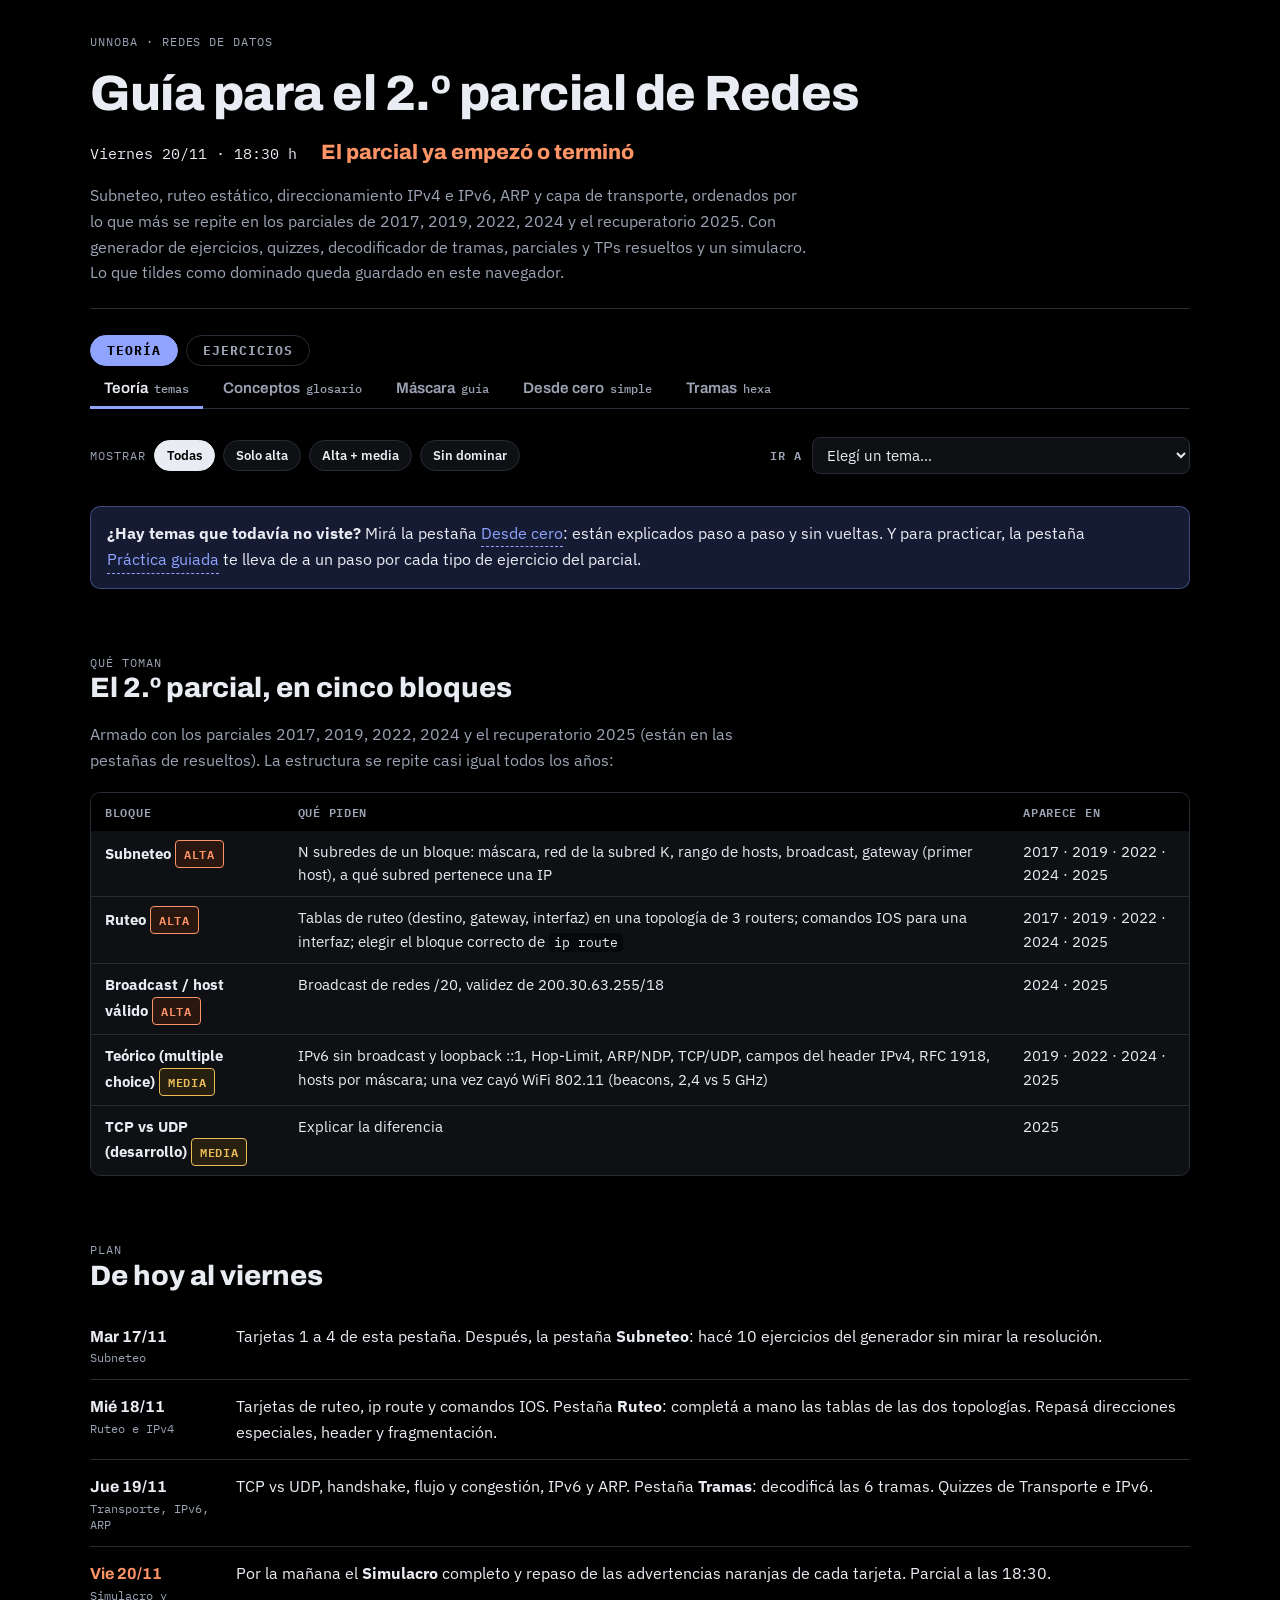
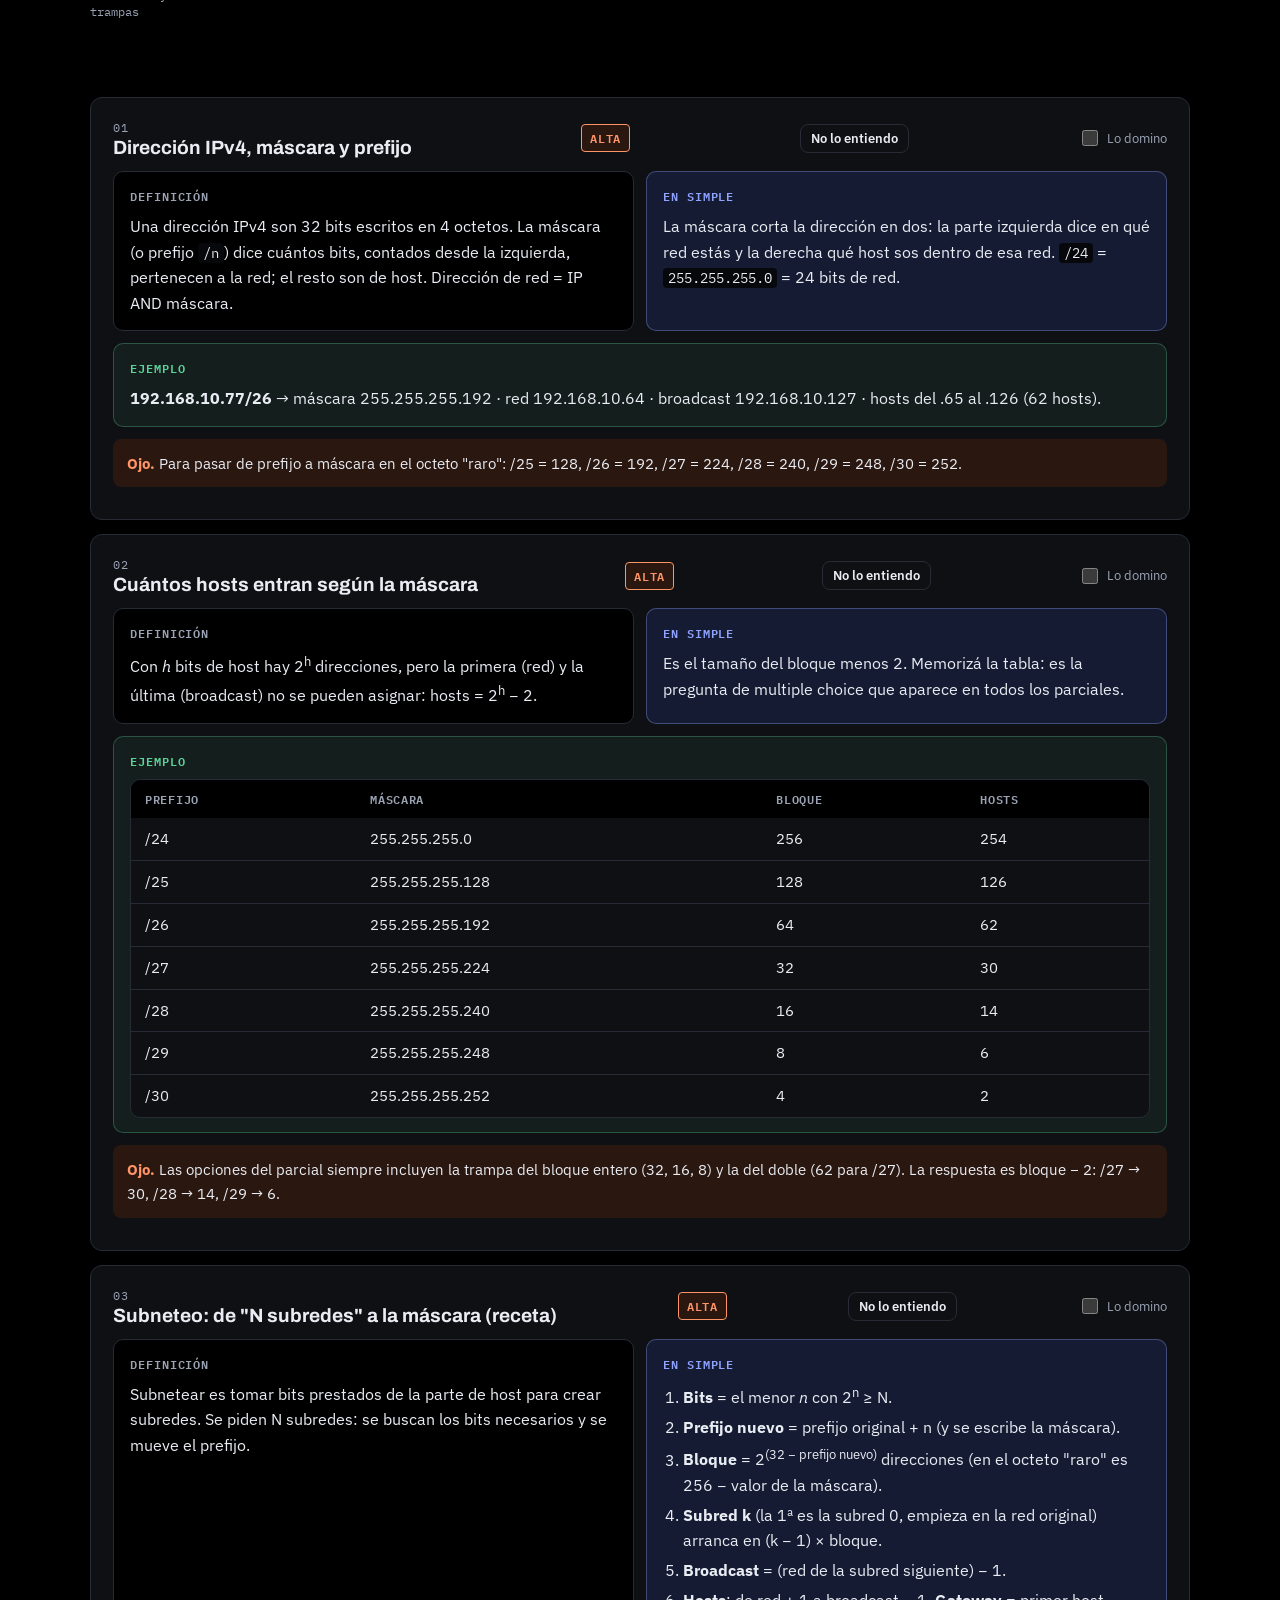
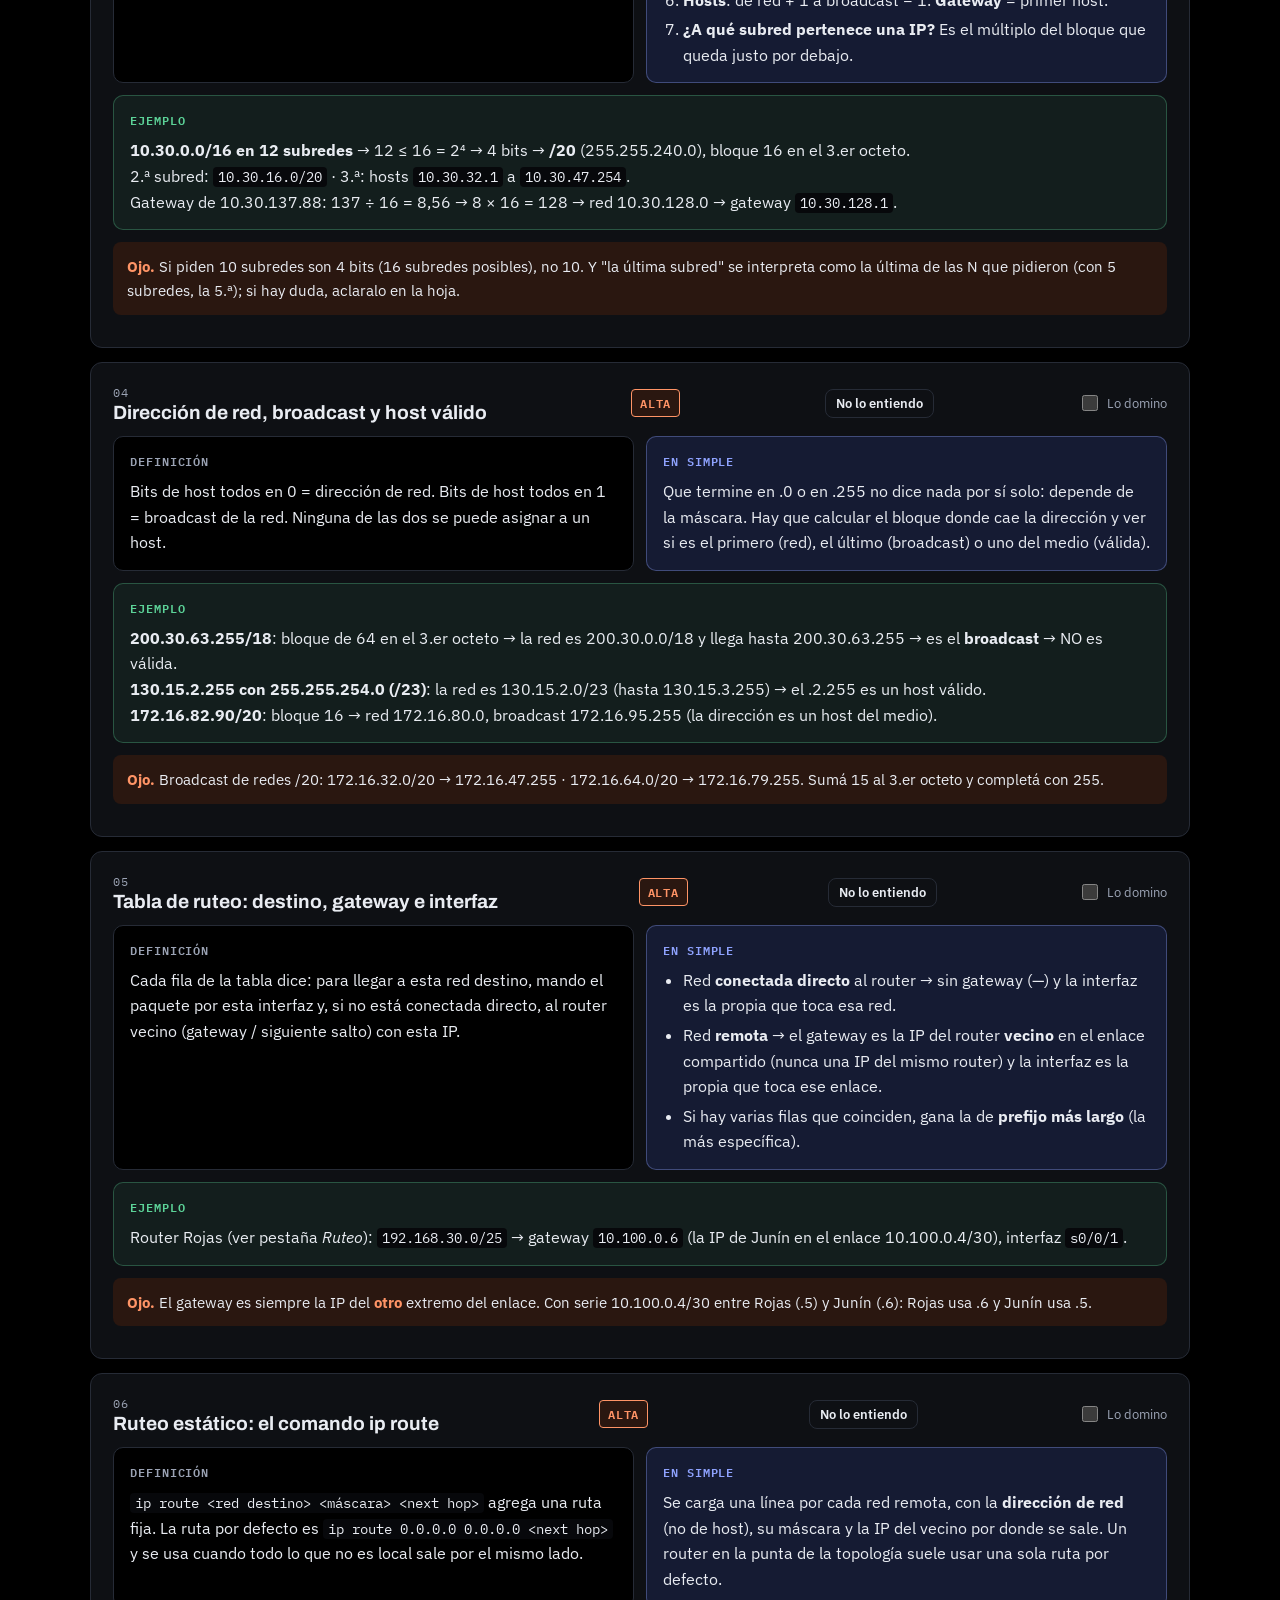
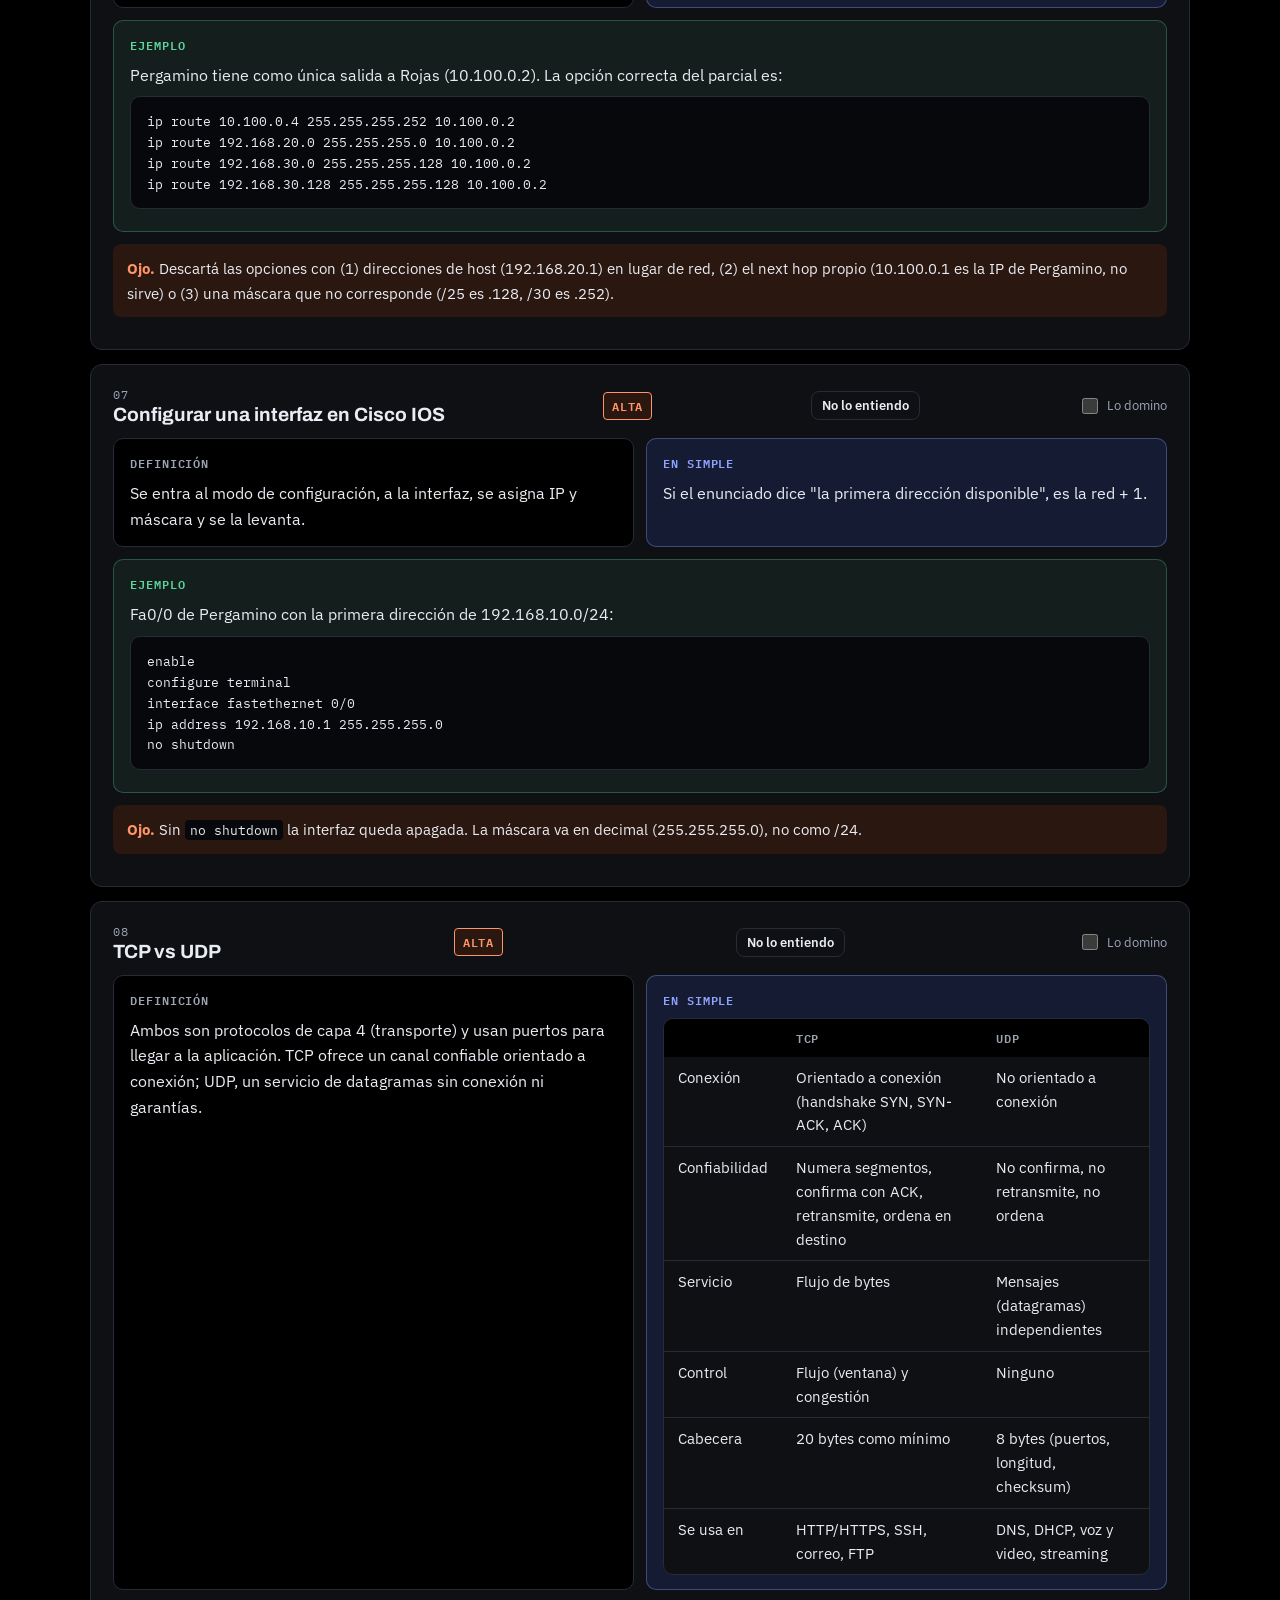
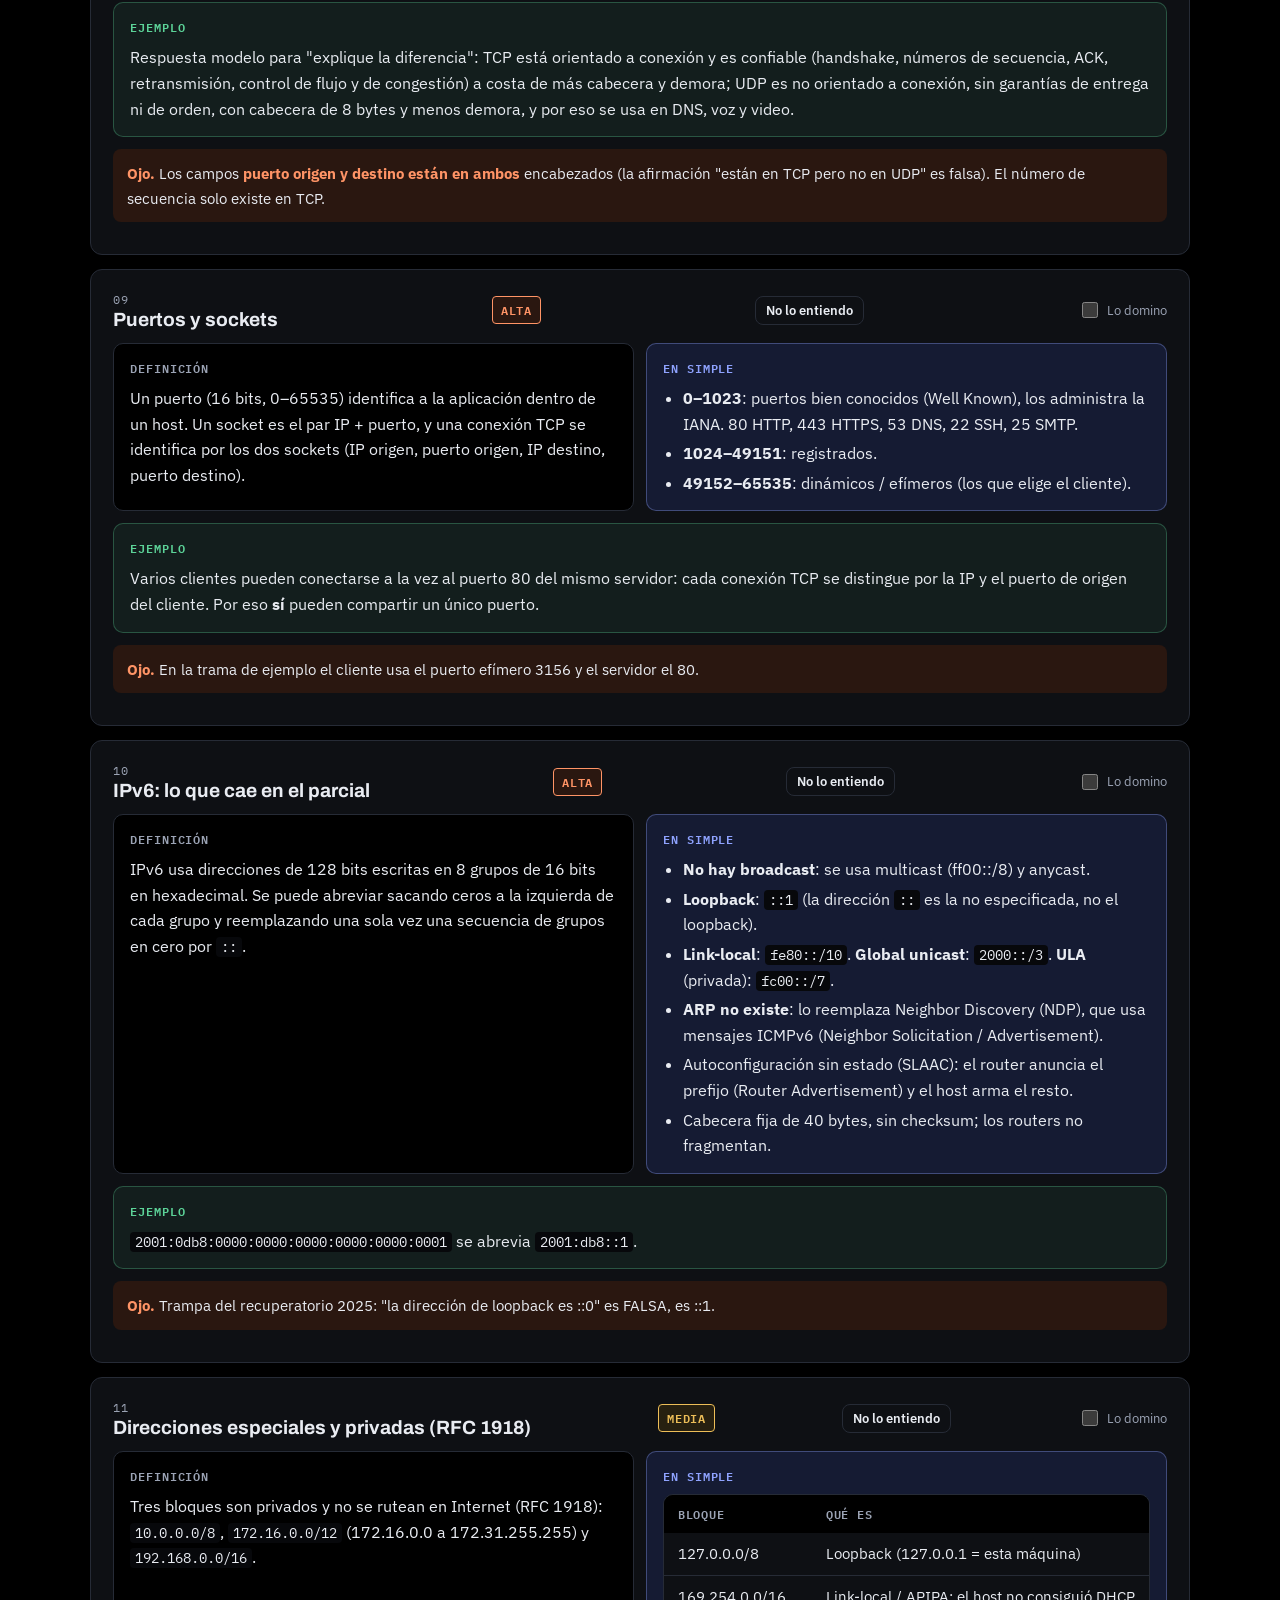
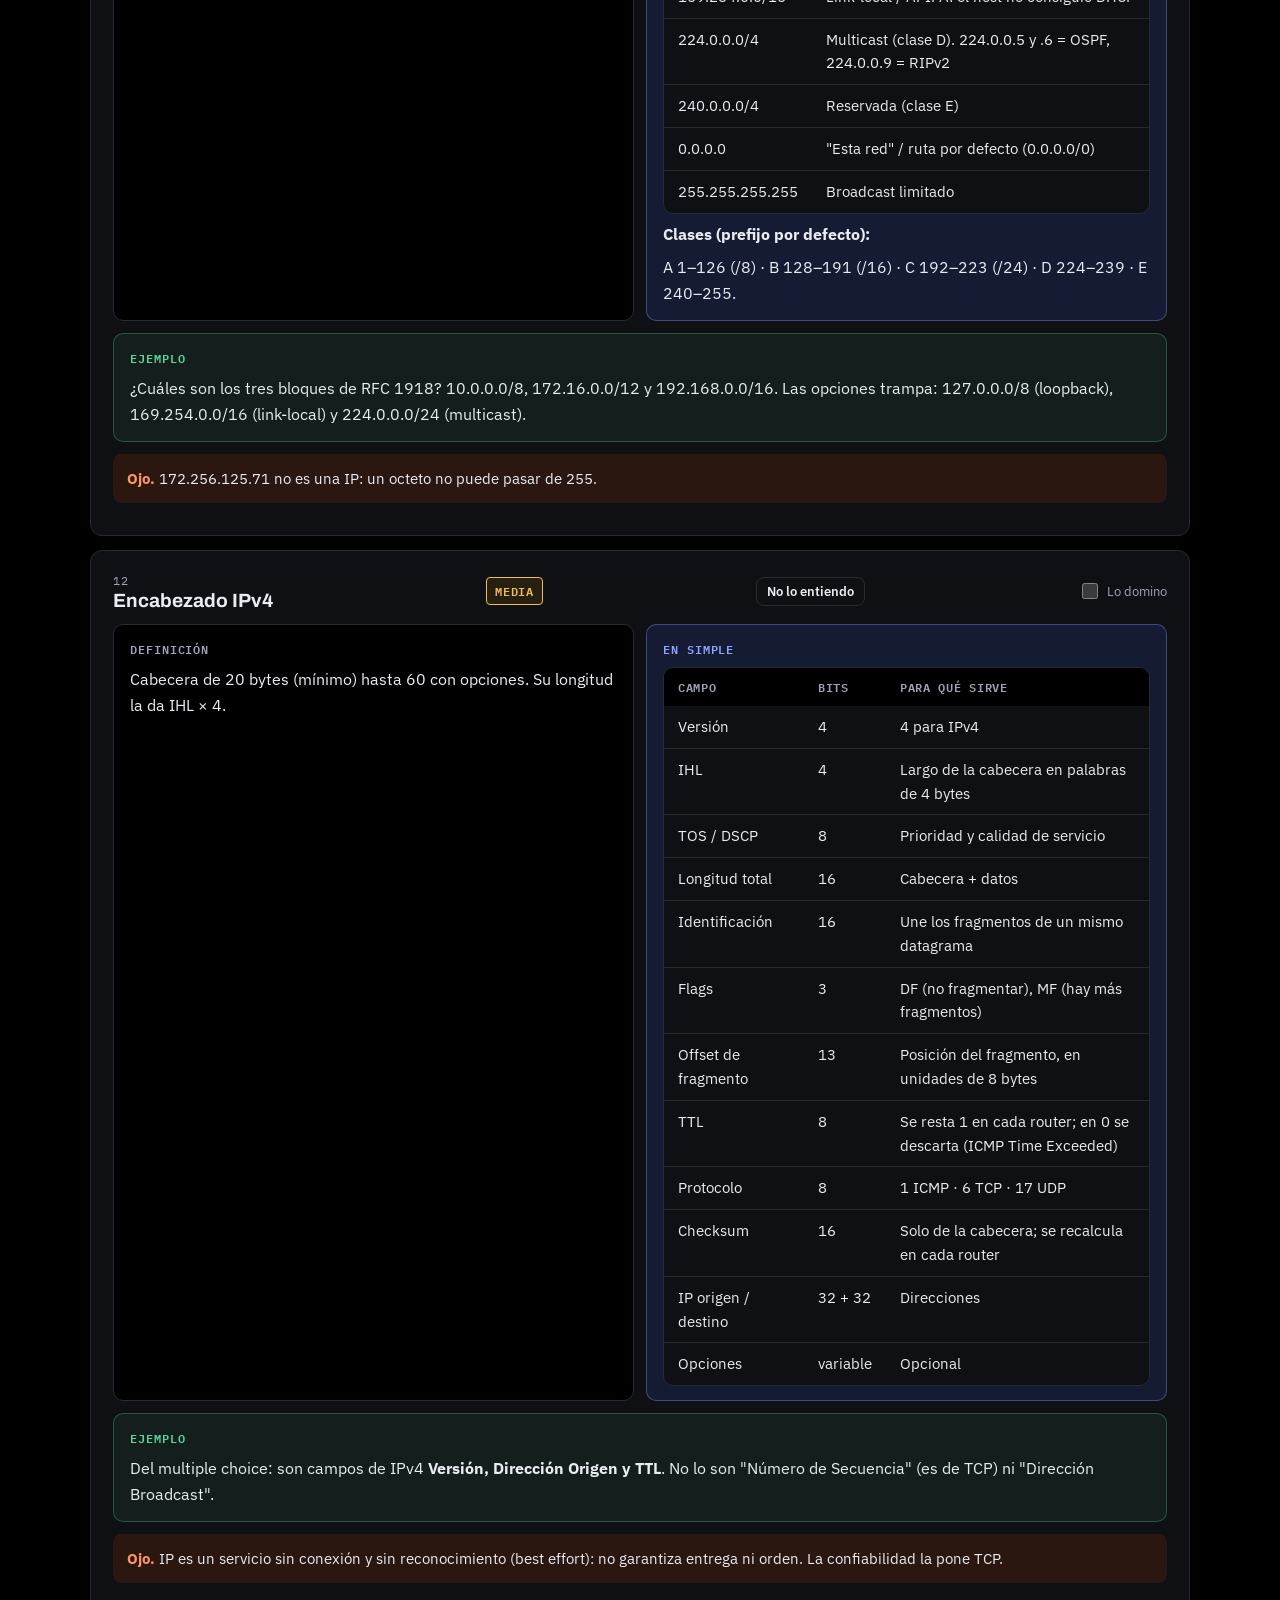
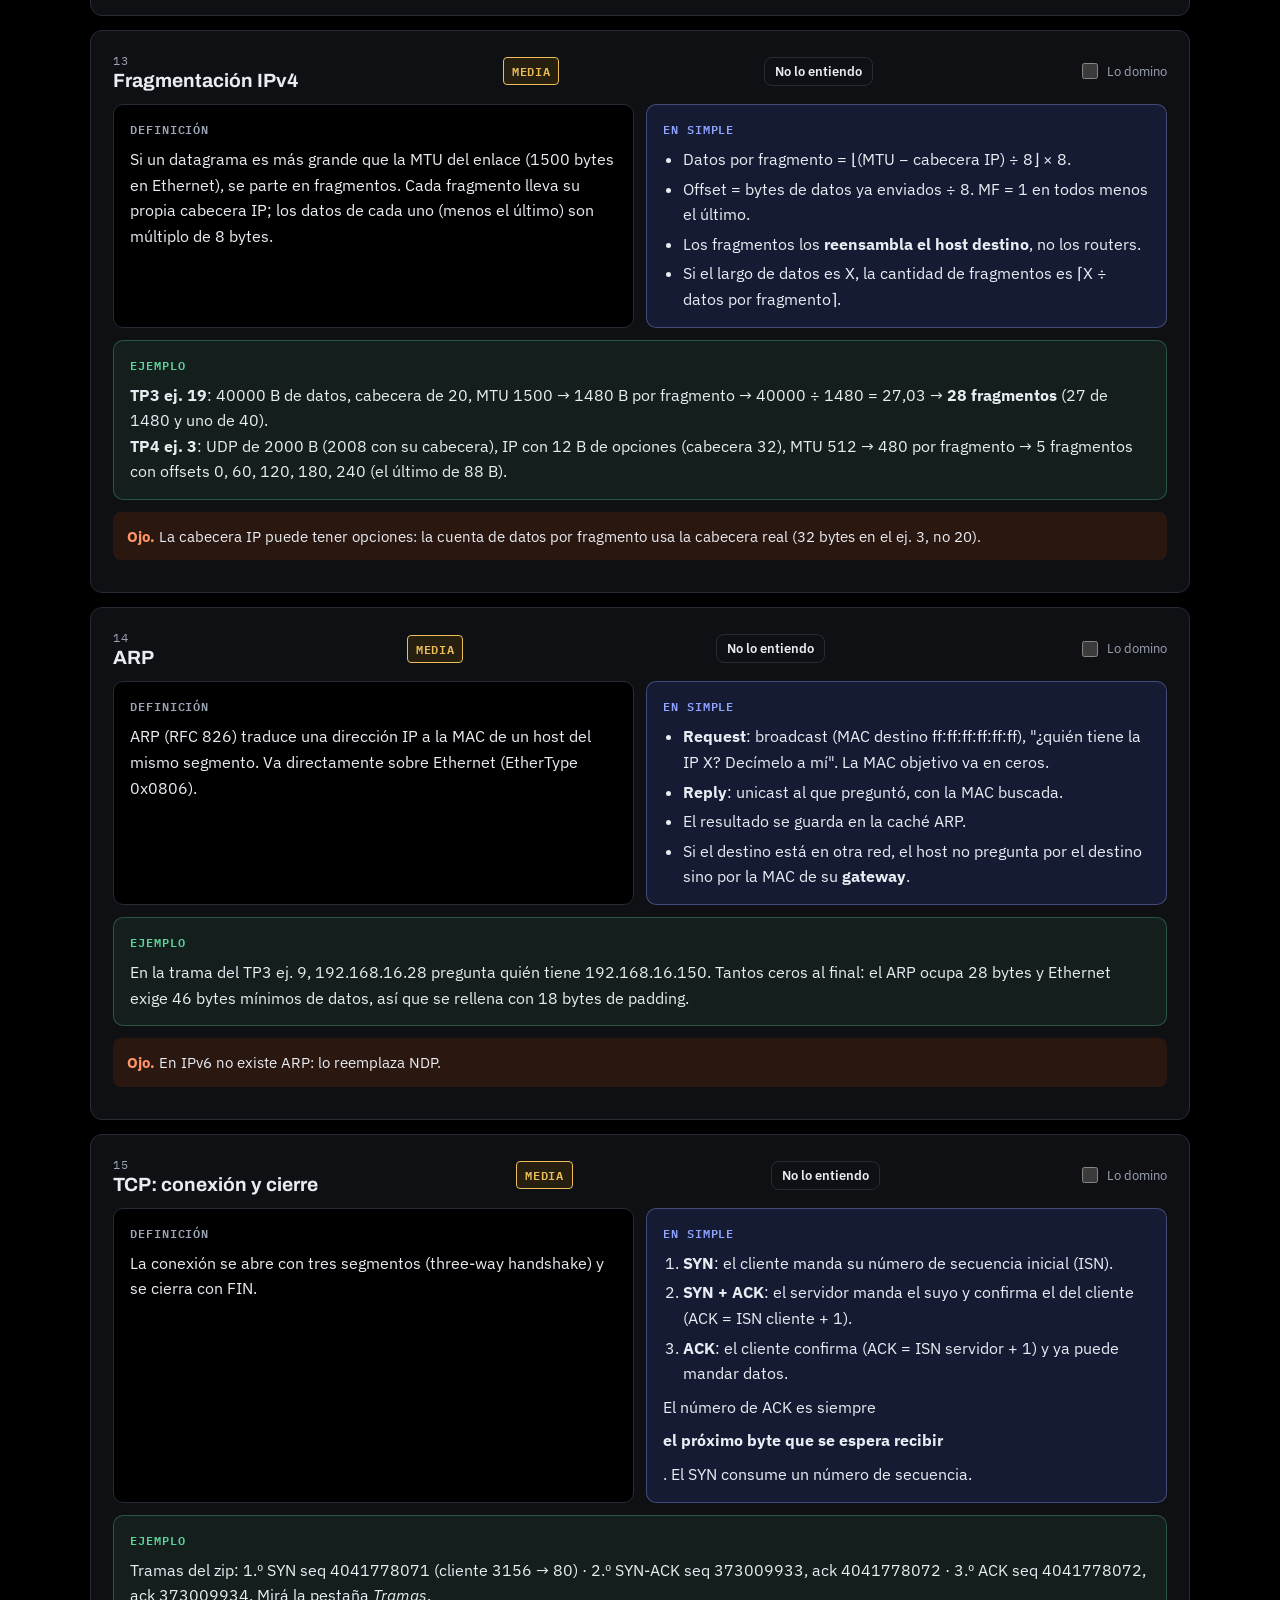
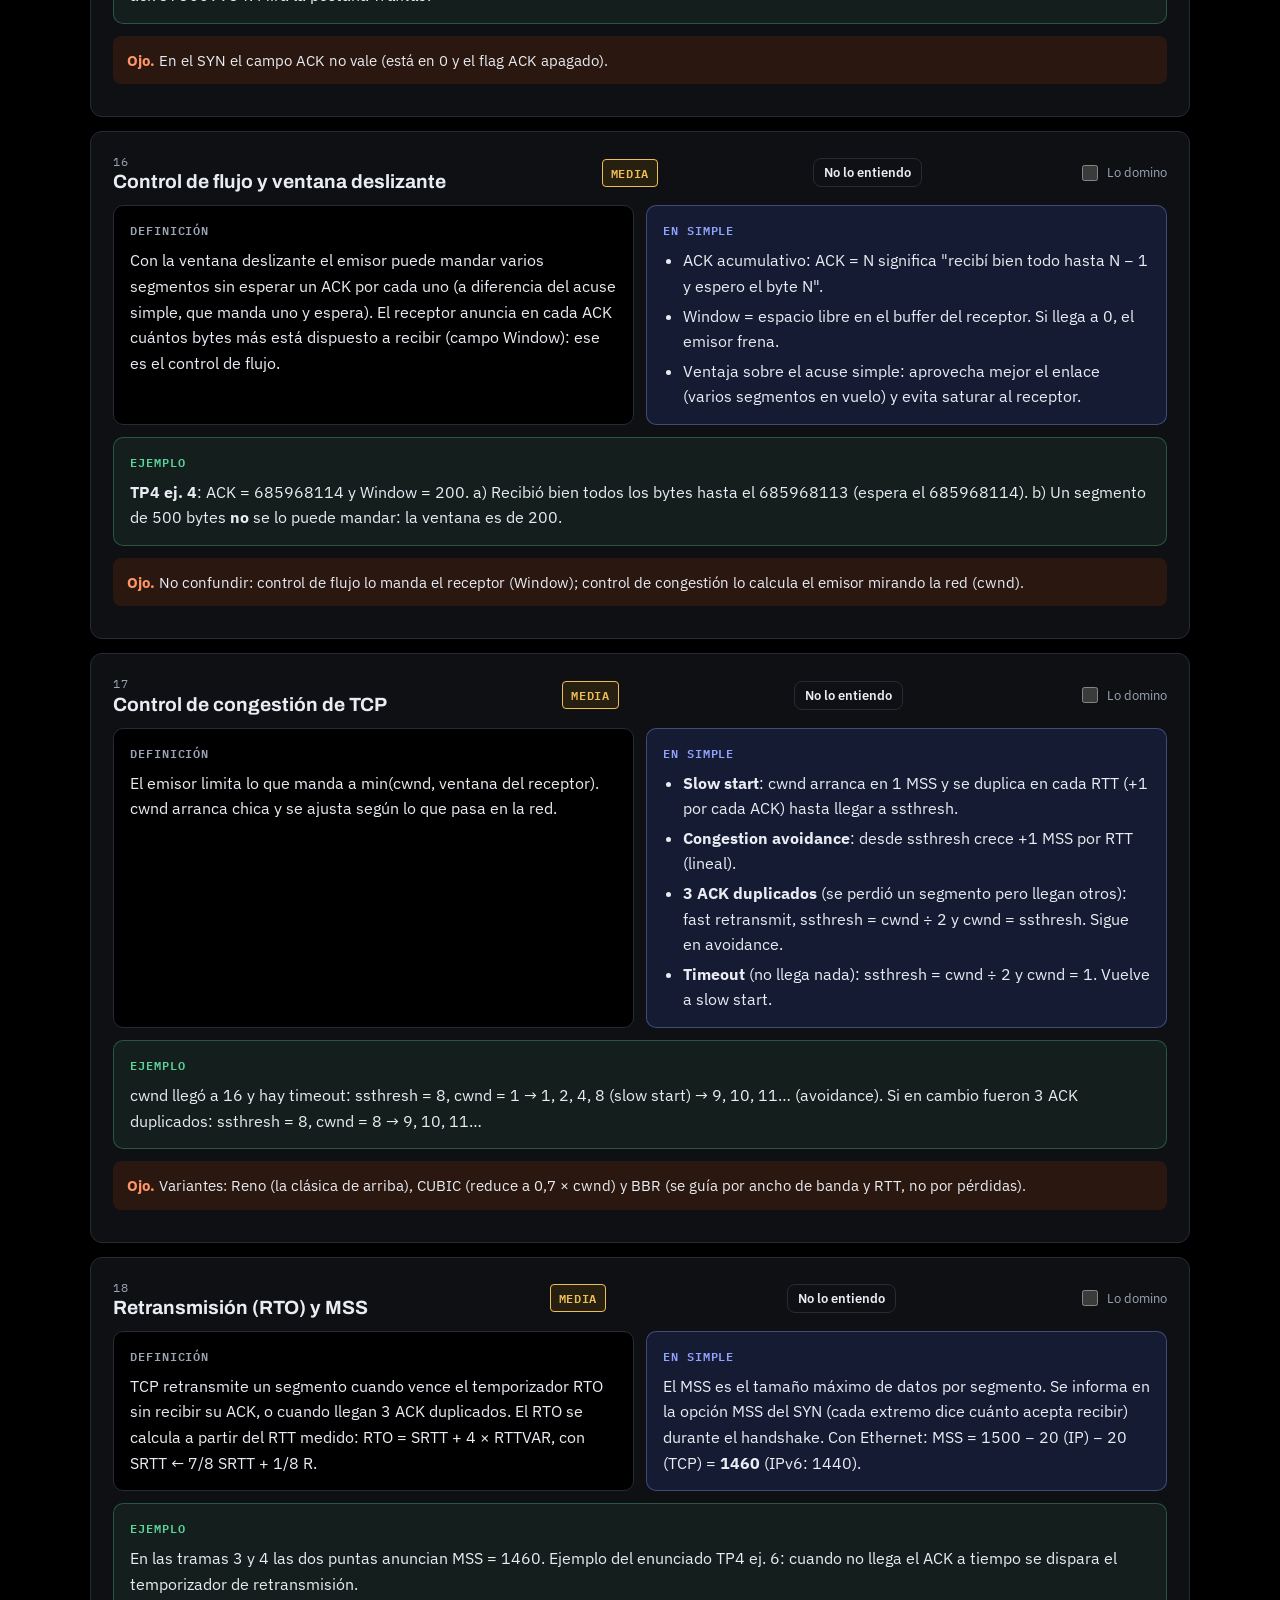
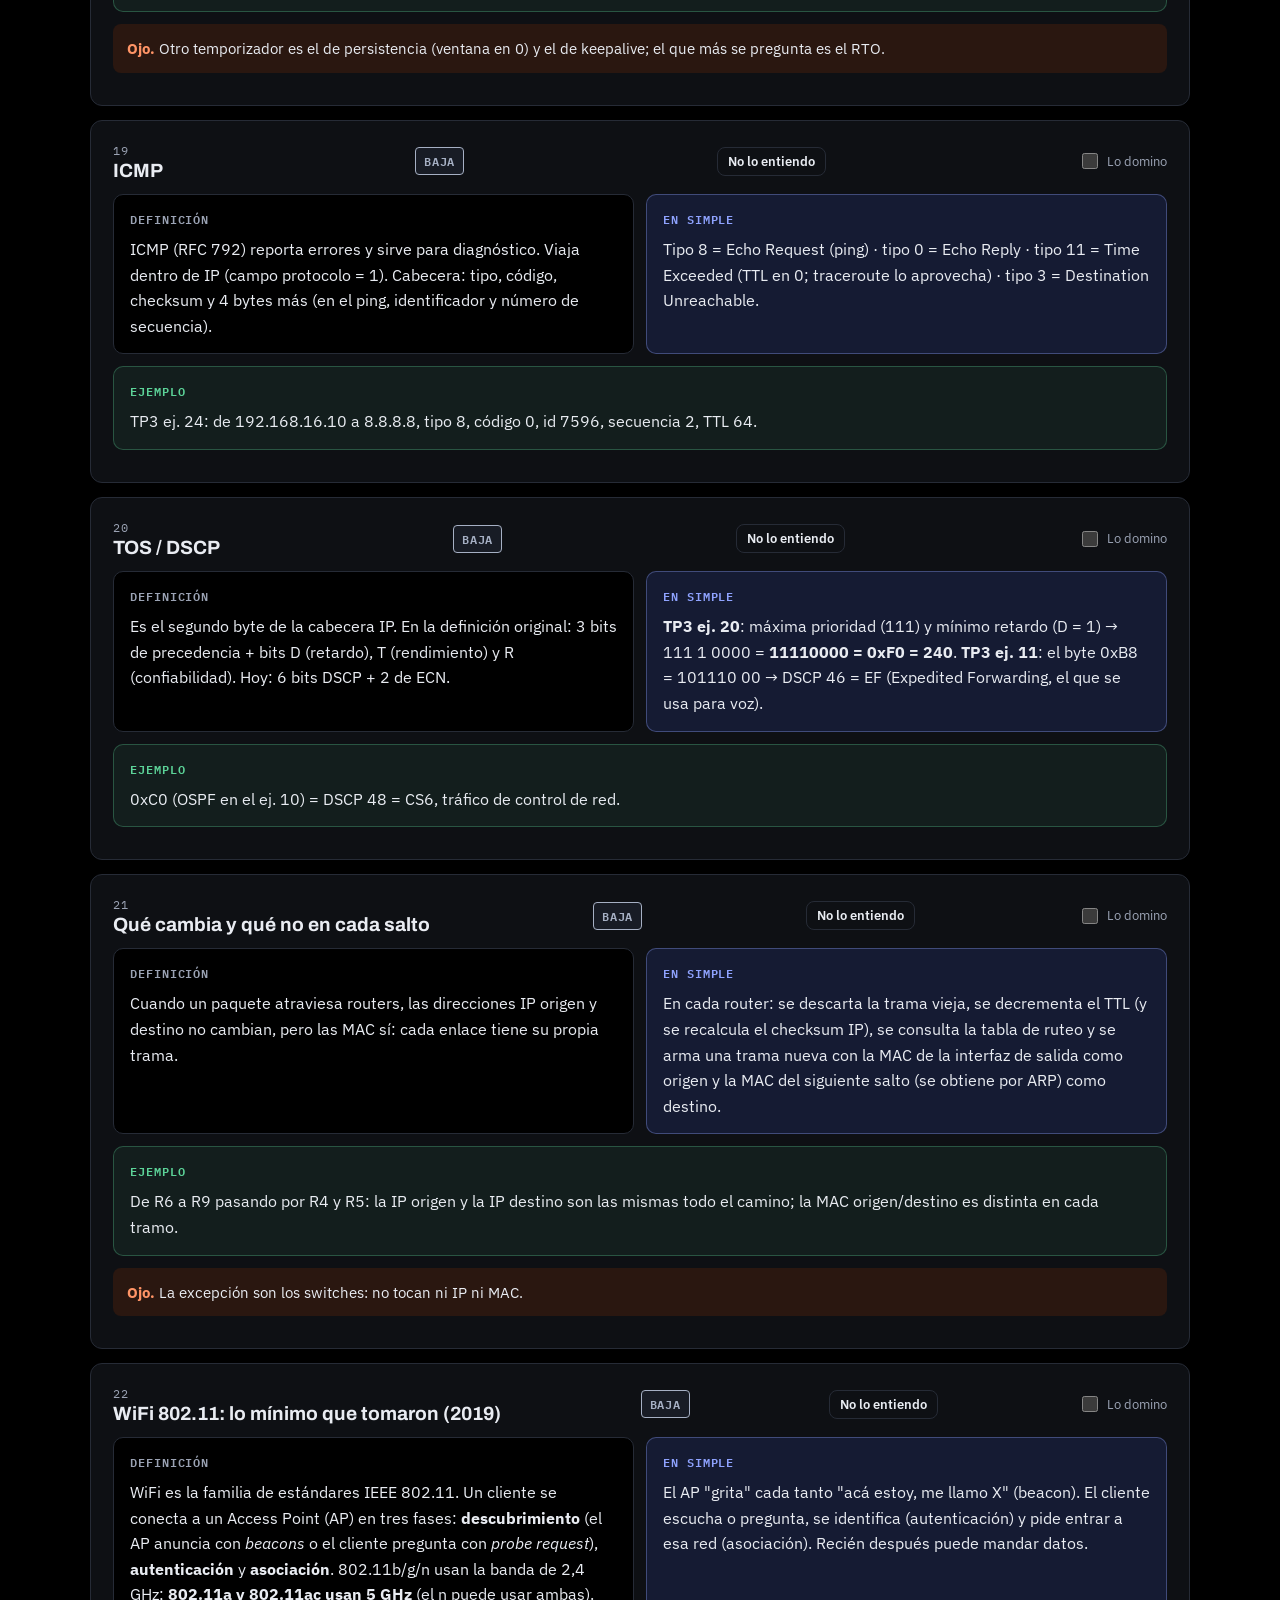
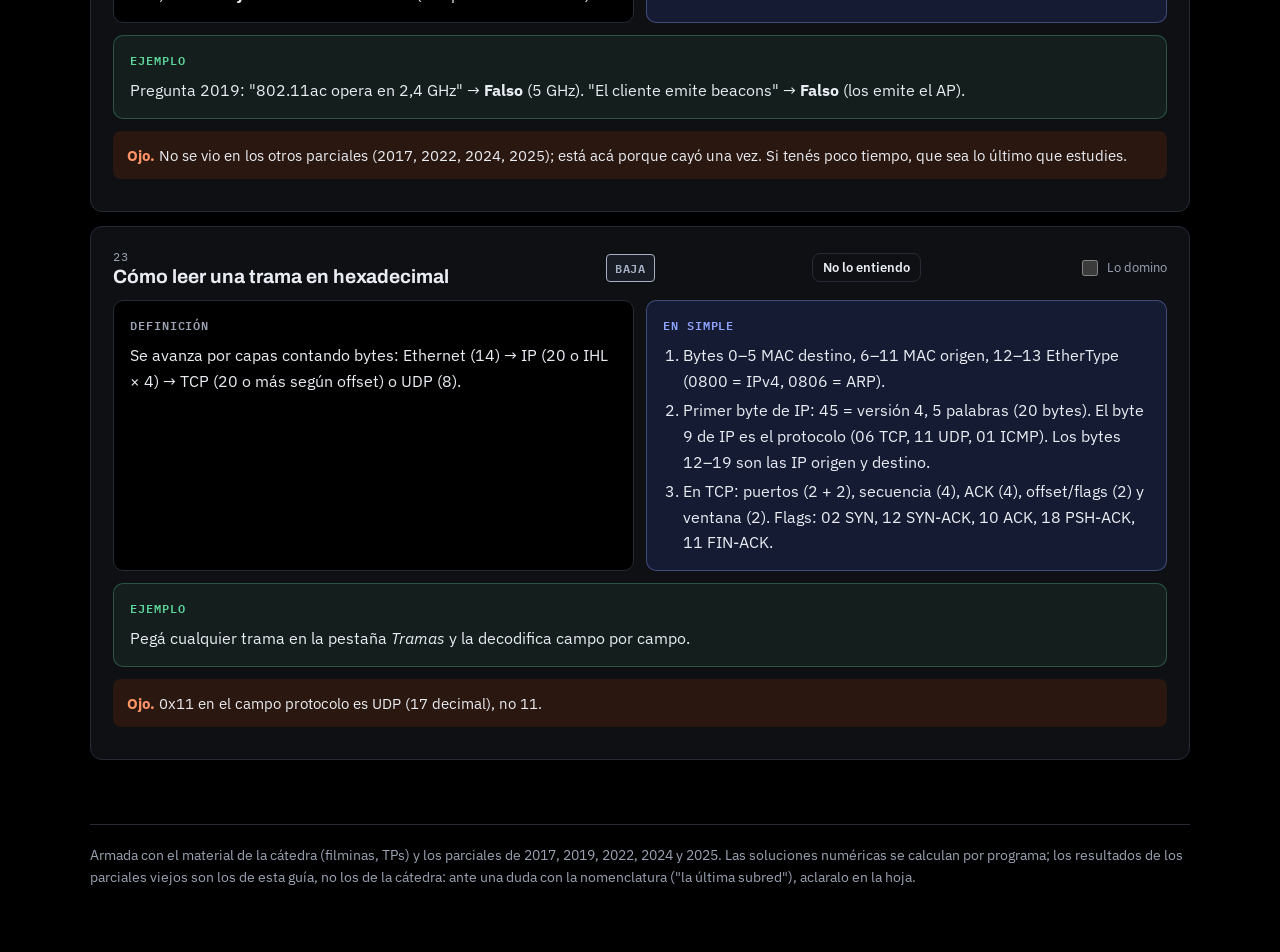
<file: redes/index.html>
<!DOCTYPE html>
<html lang="es"><head><meta charset="utf-8">
<meta name="viewport" content="width=device-width,initial-scale=1,viewport-fit=cover">
<title>Guía REDES · 2.º parcial</title>
<link rel="preconnect" href="https://fonts.googleapis.com">
<link rel="stylesheet" href="https://fonts.googleapis.com/css2?family=Archivo:wght@500;700;800&family=IBM+Plex+Sans:ital,wght@0,400;0,500;0,600;1,400&family=IBM+Plex+Mono:wght@400;500;600&display=swap">
<style>
:root{
  --paper:#000; --surface:#0E1014; --ink:#E9ECF2; --muted:#9BA3B4; --line:#262B36;
  --accent:#8FA3FF; --accent-soft:#151B33;
  --alta:#FF9466; --alta-soft:#2A1710; --media:#EDBE58; --media-soft:#272010; --baja:#A6B0C4; --baja-soft:#181C25;
  --ok:#5CD398; --code-bg:#07080B;
  --f-display:"Archivo","Helvetica Neue",Arial,sans-serif;
  --f-body:"IBM Plex Sans",system-ui,-apple-system,"Segoe UI",sans-serif;
  --f-mono:"IBM Plex Mono",ui-monospace,Menlo,Consolas,monospace;
  color-scheme:dark;
}
*{box-sizing:border-box}
html{scroll-behavior:smooth}
body{margin:0;background:var(--paper);color:var(--ink);font-family:var(--f-body);font-size:16px;line-height:1.6;
  padding:0 max(16px,env(safe-area-inset-right,0px)) 64px max(16px,env(safe-area-inset-left,0px));padding-top:env(safe-area-inset-top,0px)}
h1,h2,h3,h4{font-family:var(--f-display);text-wrap:balance;line-height:1.15;margin:0}
h1{font-size:clamp(2rem,5vw,3.1rem);font-weight:800;letter-spacing:-.01em}
h2{font-size:1.75rem;font-weight:800}
h3{font-size:1.2rem;font-weight:700}
h4{font-size:1rem;font-weight:700;margin-top:6px}
p{margin:0}
a{color:var(--accent)}
code{font-family:var(--f-mono);font-size:.88em;background:var(--code-bg);padding:1px 5px;border-radius:4px;overflow-wrap:anywhere}
a:focus-visible,button:focus-visible,summary:focus-visible,input:focus-visible,select:focus-visible,textarea:focus-visible{outline:2px solid var(--accent);outline-offset:2px;border-radius:4px}
.muted{color:var(--muted)}
.eyebrow{font-family:var(--f-mono);font-size:.75rem;letter-spacing:.08em;text-transform:uppercase;color:var(--muted)}
.topbar{max-width:1100px;margin:0 auto;padding-top:32px;display:grid;gap:18px}
.hero{display:grid;gap:14px;padding-bottom:22px;border-bottom:1px solid var(--line)}
.hero .when{display:flex;flex-wrap:wrap;gap:10px 24px;align-items:baseline;font-family:var(--f-mono);font-size:.95rem}
.hero .count{font-family:var(--f-display);font-weight:800;font-size:1.3rem;color:var(--alta)}
.prose{max-width:72ch}
.nav{position:sticky;top:env(safe-area-inset-top,0px);background:var(--paper);z-index:5;border-bottom:1px solid var(--line)}
.groups{display:flex;gap:8px;padding:8px 0 4px}
.grp{font:700 .8rem var(--f-mono);letter-spacing:.08em;text-transform:uppercase;background:none;border:1px solid var(--line);color:var(--muted);border-radius:999px;padding:6px 16px;cursor:pointer}
.grp:hover{color:var(--ink)}
.grp[aria-pressed="true"]{background:var(--accent);border-color:var(--accent);color:#000}
.tabs{display:flex;flex-wrap:wrap;gap:6px}
.tab[hidden]{display:none}
.tab{font:600 .95rem var(--f-display);background:none;border:0;border-bottom:3px solid transparent;color:var(--muted);padding:10px 14px;cursor:pointer;margin-bottom:-1px}
.tab:hover{color:var(--ink)}
.tab[aria-selected="true"]{color:var(--ink);border-bottom-color:var(--accent)}
.tab .n{font:500 .72rem var(--f-mono);color:var(--muted);margin-left:6px}
@media (max-width:600px){.tab .n{display:none}.tab{padding:10px 10px;font-size:.88rem}}
[hidden]{display:none!important}
.wrap{max-width:1100px;margin:0 auto}
main{padding-top:28px;display:grid;grid-template-columns:minmax(0,1fr);gap:64px;min-width:0}
section{display:grid;grid-template-columns:minmax(0,1fr);gap:18px;scroll-margin-top:70px;min-width:0}
section>.lead,.lead{max-width:70ch;color:var(--muted)}
.panel-head{display:flex;flex-wrap:wrap;align-items:center;justify-content:space-between;gap:12px 24px;margin-bottom:-32px}
.filters{display:flex;flex-wrap:wrap;gap:8px;align-items:center}
.chip{font:600 .82rem var(--f-body);border:1px solid var(--line);background:var(--surface);color:var(--ink);padding:6px 12px;border-radius:999px;cursor:pointer}
.chip[aria-pressed="true"]{background:var(--ink);color:var(--paper);border-color:var(--ink)}
.jump{display:flex;align-items:center;gap:10px;flex:0 1 420px;min-width:0;margin-left:auto}
.jump label{font:600 .75rem var(--f-mono);letter-spacing:.08em;text-transform:uppercase;color:var(--muted);white-space:nowrap}
.jump select{flex:1 1 auto;min-width:0}
select,input.in,textarea.ta{font:inherit;font-size:.92rem;background:var(--surface);color:var(--ink);border:1px solid var(--line);border-radius:8px;padding:7px 10px;max-width:100%;min-width:0}
input.in{font-family:var(--f-mono);width:auto}
input.in.ok{border-color:var(--ok);background:color-mix(in srgb,var(--ok) 14%,var(--surface))}
input.in.bad{border-color:var(--alta);background:var(--alta-soft)}
textarea.ta{width:100%;font-family:var(--f-mono);font-size:.82rem;background:var(--code-bg);resize:vertical}
.tag{display:inline-flex;align-items:center;font:600 .72rem var(--f-mono);letter-spacing:.06em;text-transform:uppercase;padding:3px 8px;border-radius:4px;border:1px solid currentColor;white-space:nowrap}
.tag.alta{color:var(--alta);background:var(--alta-soft)}
.tag.media{color:var(--media);background:var(--media-soft)}
.tag.baja{color:var(--baja);background:var(--baja-soft)}
.tbl{overflow-x:auto;border:1px solid var(--line);border-radius:10px;background:var(--surface)}
table{border-collapse:collapse;width:100%;font-size:.93rem}
th,td{text-align:left;padding:9px 14px;border-bottom:1px solid var(--line);vertical-align:top}
th{font:600 .75rem var(--f-mono);letter-spacing:.06em;text-transform:uppercase;color:var(--muted);background:var(--paper)}
tr:last-child td,tr:last-child th{border-bottom:0}
tbody th{width:34%}
tr.unused td{opacity:.4}
.concepts{display:grid;gap:14px}
.concept{background:var(--surface);border:1px solid var(--line);border-radius:12px;padding:20px 22px;display:grid;gap:12px;min-width:0}
.concept-head{display:flex;flex-wrap:wrap;gap:8px 12px;align-items:center;justify-content:space-between}
.concept-head h3{flex:1 1 260px}
.concept .body{display:grid;gap:12px;min-width:0}
.mark{display:flex;align-items:center;gap:6px;font-size:.82rem;color:var(--muted);cursor:pointer;user-select:none}
.mark input{width:16px;height:16px;accent-color:var(--ok)}
.concept.done{border-color:var(--ok)}
.concept.done .mark{color:var(--ok)}
.warn{background:var(--alta-soft);border-radius:8px;padding:12px 14px;font-size:.95rem}
.warn b{color:var(--alta)}
.dse{display:grid;grid-template-columns:minmax(0,1fr) minmax(0,1fr);gap:12px}
.dse>div{border-radius:10px;padding:14px 16px;display:grid;gap:8px;align-content:start;min-width:0}
.dse-k{font:600 .72rem var(--f-mono);letter-spacing:.08em;text-transform:uppercase}
.dse-def{background:var(--paper);border:1px solid var(--line)}
.dse-def .dse-k{color:var(--muted)}
.dse-simple{background:var(--accent-soft);border:1px solid color-mix(in srgb,var(--accent) 35%,transparent)}
.dse-simple .dse-k{color:var(--accent)}
.dse-ex{grid-column:1/-1;background:color-mix(in srgb,var(--ok) 7%,var(--surface));border:1px solid color-mix(in srgb,var(--ok) 30%,transparent)}
.dse-ex .dse-k{color:var(--ok)}
.dse ul,.dse ol{margin:0;padding-left:20px;display:grid;gap:4px}
@media (max-width:700px){.dse{grid-template-columns:minmax(0,1fr)}}
pre{margin:0;overflow-x:auto;background:var(--code-bg);border:1px solid var(--line);border-radius:10px;padding:14px 16px;font:400 .84rem/1.55 var(--f-mono)}
pre code{background:none;padding:0;font-size:inherit}
.pair{display:grid;grid-template-columns:repeat(auto-fit,minmax(280px,1fr));gap:14px}
.pair>*{min-width:0}
.plan{display:grid}
.day{display:grid;grid-template-columns:130px minmax(0,1fr);gap:16px;padding:14px 0;border-bottom:1px solid var(--line)}
.day:last-child{border-bottom:0}
.day .d{font-family:var(--f-display);font-weight:700}
.day .d span{display:block;font:400 .78rem var(--f-mono);color:var(--muted)}
.day.exam .d{color:var(--alta)}
@media (max-width:520px){.day{grid-template-columns:minmax(0,1fr);gap:4px}}
.hidden-by-filter{display:none!important}
/* botones */
.btn{font:600 .88rem var(--f-body);background:var(--surface);color:var(--ink);border:1px solid var(--line);border-radius:8px;padding:8px 14px;cursor:pointer}
.btn:hover{border-color:var(--accent)}
.btn.primary{background:var(--accent);color:#000;border-color:var(--accent)}
.actions{display:flex;flex-wrap:wrap;gap:8px;align-items:center}
.score,.q-score{font:600 .9rem var(--f-mono);color:var(--muted)}
.gen-bar{display:flex;flex-wrap:wrap;gap:10px 14px;align-items:center;background:var(--surface);border:1px solid var(--line);border-radius:10px;padding:10px 12px}
.gen-bar label{display:flex;gap:8px;align-items:center;font-size:.9rem}
.gen-num{margin-left:auto;font:500 .8rem var(--f-mono);color:var(--muted)}
.gen-enun{max-width:80ch;display:grid;gap:12px}
ol.abc{margin:0;padding-left:22px;display:grid;gap:12px}
ol.steps{margin:0;padding-left:22px;display:grid;gap:8px;max-width:80ch}
.stepsbox{background:var(--accent-soft);border:1px solid color-mix(in srgb,var(--accent) 35%,transparent);border-radius:10px;padding:14px 16px}
.ok{color:var(--ok);font-weight:700}
.bad{color:var(--alta)}
td .bad{font-family:var(--f-mono);font-size:.8rem}
/* práctica ruteo */
.prac{display:grid;gap:10px}
.prac td input.in{width:100%;min-width:130px}
/* topologías */
.topo-box{overflow-x:auto;background:var(--surface);border:1px solid var(--line);border-radius:10px;padding:8px}
svg.topo{display:block;width:100%;min-width:620px;height:auto}
.t-ln{stroke:var(--muted);stroke-width:2}
.t-r{fill:var(--accent-soft);stroke:var(--accent);stroke-width:1.6}
.t-rt{fill:var(--ink);font:700 14px var(--f-display)}
.t-if{fill:var(--accent);font:600 11px var(--f-mono)}
.t-ip{fill:var(--ink);font:500 11px var(--f-mono)}
.t-net{fill:var(--media);font:600 11.5px var(--f-mono)}
.t-pc{fill:var(--paper);stroke:var(--muted);stroke-width:1.4}
.t-pct{fill:var(--muted);font:600 12px var(--f-mono)}
/* tramas */
.hexdump{display:flex;flex-wrap:wrap;gap:3px;background:var(--code-bg);border:1px solid var(--line);border-radius:10px;padding:12px}
.hb{font:500 .82rem var(--f-mono);padding:1px 4px;border-radius:4px}
.hb.l2{background:color-mix(in srgb,var(--accent) 22%,transparent);color:var(--ink)}
.hb.l3{background:color-mix(in srgb,var(--media) 22%,transparent)}
.hb.l4{background:color-mix(in srgb,var(--ok) 20%,transparent)}
.hb.dat{background:var(--baja-soft);color:var(--muted)}
#tr-out,.decout{display:grid;gap:12px;margin-top:10px}
/* quiz */
.q-head{display:flex;flex-wrap:wrap;gap:10px 20px;align-items:center;justify-content:space-between}
.quiz{display:grid;gap:12px}
.q-card{display:grid;grid-template-columns:32px minmax(0,1fr);gap:12px;background:var(--surface);border:1px solid var(--line);border-radius:12px;padding:16px 18px}
.q-num{font:700 .9rem var(--f-mono);color:var(--muted);padding-top:2px}
.q-body{display:grid;gap:10px;min-width:0}
.q-q{font-weight:500}
.q-opts{display:grid;gap:8px}
.q-opt{display:flex;gap:10px;align-items:flex-start;font-size:.95rem;background:var(--paper);border:1px solid var(--line);border-radius:8px;padding:9px 12px;cursor:pointer;min-width:0}
.q-opt span{min-width:0;overflow-wrap:anywhere}
.q-opt:hover{border-color:var(--accent);background:var(--accent-soft)}
.q-opt input{margin-top:5px;accent-color:var(--accent)}
.q-opt.ok{border-color:var(--ok);background:color-mix(in srgb,var(--ok) 14%,var(--surface))}
.q-opt.bad{border-color:var(--alta);background:var(--alta-soft)}
.q-fb{border-radius:8px;padding:10px 12px;font-size:.93rem}
.q-fb.ok{background:color-mix(in srgb,var(--ok) 12%,var(--surface))}
.q-fb.bad{background:var(--alta-soft)}
.q-fb.ok b{color:var(--ok)}.q-fb.bad b{color:var(--alta)}
/* detalles */
details{background:var(--surface);border:1px solid var(--line);border-radius:10px}
details+details{margin-top:8px}
summary{cursor:pointer;padding:12px 16px;font-weight:500;list-style:none;display:flex;gap:10px}
summary::-webkit-details-marker{display:none}
summary::before{content:"+";font-family:var(--f-mono);color:var(--accent);font-weight:600}
details[open] summary::before{content:"–"}
.uc-ex{padding:4px 16px 18px;display:grid;gap:14px;min-width:0}
.blk.enunciado{background:var(--paper);border:1px solid var(--line);border-radius:10px;padding:14px 16px;display:grid;gap:6px}
.blk-k{font:600 .72rem var(--f-mono);letter-spacing:.08em;text-transform:uppercase;color:var(--muted)}
.tp-intro{display:grid;gap:10px;padding:18px 0 4px;border-top:2px solid var(--accent)}
.checklist{list-style:none;margin:0;padding:0;display:grid;gap:8px;max-width:72ch}
.checklist li{position:relative;padding-left:24px}
.checklist li::before{content:"□";position:absolute;left:0;font-family:var(--f-mono);color:var(--accent)}
footer{max-width:1100px;margin:64px auto 0;color:var(--muted);font-size:.85rem;border-top:1px solid var(--line);padding-top:20px}
@media (prefers-reduced-motion:reduce){*{scroll-behavior:auto!important}}

.note{background:var(--accent-soft);border:1px solid color-mix(in srgb,var(--accent) 35%,transparent);border-radius:10px;padding:14px 16px}

#sim-box{display:grid;gap:48px;margin-top:32px}
input.in{width:17ch}
.prac td input.in{width:100%}

/* Desde cero */
.linkbtn{font:inherit;background:none;border:0;border-bottom:1px dashed var(--accent);color:var(--accent);padding:0;cursor:pointer}
.les{border-radius:10px;padding:14px 16px;display:grid;gap:8px;min-width:0;background:var(--paper);border:1px solid var(--line)}
.les ul,.les ol{margin:0;padding-left:20px;display:grid;gap:6px}
.les pre{margin:6px 0 0;overflow-x:auto;background:var(--code-bg);padding:10px 12px;border-radius:8px}
.les pre code{background:none;padding:0}
.les .dse-k{color:var(--muted)}
.les-idea{background:var(--accent-soft);border-color:color-mix(in srgb,var(--accent) 35%,transparent)}
.les-idea .dse-k{color:var(--accent)}
.les-idea p{font-size:1.05rem}
.les-an{background:var(--media-soft);border-color:color-mix(in srgb,var(--media) 30%,transparent)}
.les-an .dse-k{color:var(--media)}
.les-ej{background:color-mix(in srgb,var(--ok) 7%,var(--surface));border-color:color-mix(in srgb,var(--ok) 30%,transparent)}
.les-ej .dse-k{color:var(--ok)}
.les-rec{border-style:dashed}
.lesson.done{border-color:var(--ok)}
.lesson.done .mark{color:var(--ok)}
.les-try summary{padding:10px 14px}
section>.jump{margin-left:0;width:100%;max-width:420px}

/* Práctica guiada */
.gsteps{display:grid;gap:10px;max-width:80ch;margin-top:14px}
.gstep{background:var(--surface);border:1px solid var(--line);border-radius:10px;padding:14px 16px;display:grid;gap:10px;min-width:0}
.gstep.cur{border-color:var(--accent);background:var(--accent-soft)}
.gstep.done.ok{border-color:color-mix(in srgb,var(--ok) 45%,transparent)}
.gstep.done.help{border-color:color-mix(in srgb,var(--media) 45%,transparent)}
.gn{font:600 .72rem var(--f-mono);letter-spacing:.08em;text-transform:uppercase;color:var(--muted)}
.gstep.done.ok .gn{color:var(--ok)}
.gstep.done.help .gn{color:var(--media)}
.gq{font-size:1.02rem}
.gans{font-weight:600}
.gexp{color:var(--muted);font-size:.95rem}
.gin{width:min(100%,24ch)}
.gopts{display:grid;gap:8px}
.gopt{display:flex;gap:10px;align-items:flex-start;background:var(--paper);border:1px solid var(--line);border-radius:8px;padding:10px 12px;cursor:pointer;min-width:0}
.gopt input{margin-top:5px;accent-color:var(--accent)}
.gopt span{min-width:0;overflow-wrap:anywhere}
.gopt pre{margin:0;overflow-x:auto}
.gmsg{min-height:1.2em;font-size:.95rem}
.gwrong{color:var(--alta);font-weight:600}
.ghint{color:var(--media)}
.gfin{border-color:var(--ok);background:color-mix(in srgb,var(--ok) 8%,var(--surface))}
.gen-enun .topo-box{margin-top:8px}

/* skill */
.cmdrow{display:flex;flex-wrap:wrap;gap:10px 14px;align-items:center}
.cmdrow pre{flex:1 1 280px}
.skill-cols{display:grid;grid-template-columns:repeat(auto-fit,minmax(300px,1fr));gap:18px}
.skill-box{background:var(--surface);border:1px solid var(--line);border-radius:10px;padding:16px;display:grid;gap:10px;align-content:start;min-width:0}
.skill-track{display:grid;gap:6px}
.skill-track .mark{font-size:.95rem;color:var(--ink);padding:6px 0;border-bottom:1px solid var(--line)}
.skill-track .mark:last-child{border-bottom:0}
.skill-count{font:600 .85rem var(--f-mono);color:var(--ok)}

/* skill interactiva */
.sk-grid{display:grid;grid-template-columns:repeat(auto-fit,minmax(280px,1fr));gap:16px}
.sk-card{background:var(--surface);border:1px solid var(--line);border-radius:12px;padding:16px;display:grid;gap:10px;align-content:start;min-width:0}
.sk-card.done{border-color:var(--ok);background:color-mix(in srgb,var(--ok) 7%,var(--surface))}
.sk-top{display:flex;justify-content:space-between;align-items:center;gap:8px;font-size:.82rem}
.sk-st{display:flex;align-items:center;gap:10px;font-size:.9rem}
.dots{display:inline-flex;gap:5px}
.dots span{width:11px;height:11px;border-radius:50%;border:1.5px solid var(--muted)}
.dots span.on{background:var(--ok);border-color:var(--ok)}
.sk-state{color:var(--muted)}
.sk-solved{display:grid;gap:10px;padding:14px 0;border-top:1px solid var(--line)}
#sk-run{border-top:2px solid var(--accent);padding-top:18px}
#sk-learn details>.uc-ex h4{margin-top:10px}
.sk-more{background:var(--paper)}
.sk-more summary{font-size:.92rem;color:var(--muted)}
.sk-more-body{padding:2px 16px 16px;display:grid;gap:10px;min-width:0}
.help-btn{font-size:.82rem;padding:5px 10px}
.help{background:var(--accent-soft);border:1px solid color-mix(in srgb,var(--accent) 35%,transparent);border-radius:10px;padding:14px 16px;display:grid;gap:10px}
.help[hidden]{display:none}
.help-defs{display:grid;gap:8px;margin:8px 0 4px}
.help-q{margin:8px 0;padding:8px 12px;background:var(--paper);border-left:3px solid var(--accent);border-radius:0 8px 8px 0;font-size:.92rem;color:var(--muted)}
/* máscara */
.mk-ctl{display:grid;gap:10px}
.mk-lab{font:600 1rem var(--f-display)}
#mk-range{width:100%;accent-color:var(--accent)}
.mk-row{display:grid;grid-template-columns:repeat(4,minmax(0,1fr));gap:12px}
.mk-oct{display:grid;gap:6px;min-width:0;background:var(--surface);border:1px solid var(--line);border-radius:10px;padding:10px}
.mk-bits{display:grid;grid-template-columns:repeat(8,minmax(0,1fr));gap:3px}
.mk-bit{height:28px;display:flex;align-items:center;justify-content:center;font:600 .8rem var(--f-mono);border-radius:5px;border:1px solid var(--line);color:var(--muted);background:var(--paper)}
.mk-bit.on{background:var(--accent);color:#000;border-color:var(--accent)}
.mk-val{font:700 1.5rem var(--f-mono);text-align:center}
.mk-calc{font:500 .72rem var(--f-mono);color:var(--muted);text-align:center;overflow-wrap:anywhere;min-height:2.2em}
@media (max-width:720px){.mk-row{grid-template-columns:repeat(2,minmax(0,1fr))}}

.mk-step{border-left:3px solid var(--accent);background:var(--surface);border-radius:0 10px 10px 0;padding:10px 14px;margin:12px 0}
.mk-sn{font:700 1rem var(--f-display);margin-bottom:4px}
.mk-ej{background:var(--paper);border:1px dashed var(--line);border-radius:8px;padding:8px 10px;margin:8px 0 0}
tr.mk-hit td{background:color-mix(in srgb,var(--accent) 22%,transparent)}
/* cuestionario del grupo */
.cq-mix{display:inline-flex;gap:8px;align-items:center;font-size:.95rem;color:var(--muted);cursor:pointer}
.cq-mix input{accent-color:var(--accent)}
.cq-play{margin-top:12px}
.cq-card{background:var(--surface);border:1px solid var(--line);border-radius:12px;padding:14px 16px;margin:12px 0;display:grid;gap:10px}
.cq-top{display:flex;justify-content:space-between;gap:10px;align-items:center}
.cq-q{margin:0;font-weight:600;overflow-wrap:anywhere}
.cq-dg{border:1px solid var(--line);border-radius:10px;background:var(--paper);padding:12px}
.cq-dg svg{display:block;max-width:100%;height:auto}
.cq-dg line{stroke:var(--muted);stroke-width:1.4}
.cq-dg rect{fill:none;stroke:var(--accent);stroke-width:1.2}
.cq-dg .s rect{fill:var(--accent-soft)}
.cq-dg .n rect{stroke:var(--ok)}
.cq-dg text{fill:var(--ink);font:500 12px var(--f-body)}
.cq-dg .p,.cq-dg .mc{fill:var(--muted);font-size:10.5px;font-weight:400}
.gopt.cq-right{border-color:var(--ok);background:color-mix(in srgb,var(--ok) 14%,var(--surface))}
.gopt.cq-wrong{border-color:var(--alta);background:var(--alta-soft)}
.cq-ta{width:100%;font:inherit;color:var(--ink);background:var(--paper);border:1px solid var(--line);border-radius:8px;padding:10px 12px;resize:vertical}
.cq-pts{margin:6px 0 0;padding-left:20px;display:grid;gap:6px}
.cq-hit{color:var(--ok)}
.cq-miss{color:var(--alta)}
.cq-hit b,.cq-miss b{font-weight:700}

</style></head><body>
<div class="topbar">
  <header class="hero">
    <div class="eyebrow">UNNOBA · Redes de Datos</div>
    <h1>Guía para el 2.º parcial de Redes</h1>
    <div class="when"><span>Viernes 20/11 · 18:30 h</span><span class="count" id="countdown"></span></div>
    <p class="prose muted">Subneteo, ruteo estático, direccionamiento IPv4 e IPv6, ARP y capa de transporte, ordenados por lo que más se repite en los parciales de 2017, 2019, 2022, 2024 y el recuperatorio 2025. Con generador de ejercicios, quizzes, decodificador de tramas, parciales y TPs resueltos y un simulacro. Lo que tildes como dominado queda guardado en este navegador.</p>
  </header>
  <div class="nav">
    <div class="groups" role="group" aria-label="Áreas de la guía">
      <button class="grp" type="button" id="grp-teoria" data-g="teoria" aria-pressed="true">Teoría</button>
      <button class="grp" type="button" id="grp-skills" data-g="skills" aria-pressed="false">Ejercicios</button>
    </div>
    <div class="tabs" role="tablist" aria-label="Secciones de la guía">
    <button class="tab" data-g="teoria" role="tab" id="tab-teoria" aria-controls="teoria" aria-selected="true">Teoría<span class="n">temas</span></button>
    <button class="tab" data-g="teoria" role="tab" id="tab-conceptos" aria-controls="conceptos" aria-selected="false">Conceptos<span class="n">glosario</span></button>
    <button class="tab" data-g="teoria" role="tab" id="tab-mascara" aria-controls="mascara" aria-selected="false">Máscara<span class="n">guía</span></button>
    <button class="tab" data-g="teoria" role="tab" id="tab-cero" aria-controls="cero" aria-selected="false">Desde cero<span class="n">simple</span></button>
    <button class="tab" data-g="teoria" role="tab" id="tab-tramas" aria-controls="tramas" aria-selected="false">Tramas<span class="n">hexa</span></button>
    <button class="tab" data-g="skills" role="tab" id="tab-skill" aria-controls="skill" aria-selected="false">Diagnóstico<span class="n">por tipo</span></button>
    <button class="tab" data-g="skills" role="tab" id="tab-guiada" aria-controls="guiada" aria-selected="false">Práctica guiada<span class="n">paso a paso</span></button>
    <button class="tab" data-g="skills" role="tab" id="tab-subneteo" aria-controls="subneteo" aria-selected="false">Subneteo<span class="n">generador</span></button>
    <button class="tab" data-g="skills" role="tab" id="tab-ruteo" aria-controls="ruteo" aria-selected="false">Ruteo<span class="n">tablas</span></button>
    <button class="tab" data-g="skills" role="tab" id="tab-quizzes" aria-controls="quizzes" aria-selected="false">Quizzes<span class="n">preguntas</span></button>
    <button class="tab" data-g="skills" role="tab" id="tab-simulacro" aria-controls="simulacro" aria-selected="false">Simulacro<span class="n">nuevo</span></button>
    <button class="tab" data-g="skills" role="tab" id="tab-cuest" aria-controls="cuest" aria-selected="false">Cuestionario<span class="n">parcial 2</span></button>
    <button class="tab" data-g="skills" role="tab" id="tab-parciales" aria-controls="parciales" aria-selected="false">Parciales<span class="n">resueltos</span></button>
    <button class="tab" data-g="skills" role="tab" id="tab-tps" aria-controls="tps" aria-selected="false">TPs<span class="n">resueltos</span></button>
    </div>
  </div>
</div>
<div class="panel" id="teoria" role="tabpanel" aria-labelledby="tab-teoria"></div>
<div class="panel" id="conceptos" role="tabpanel" aria-labelledby="tab-conceptos" hidden></div>
<div class="panel" id="mascara" role="tabpanel" aria-labelledby="tab-mascara" hidden></div>
<div class="panel" id="cuest" role="tabpanel" aria-labelledby="tab-cuest" hidden></div>
<div class="panel" id="cero" role="tabpanel" aria-labelledby="tab-cero" hidden></div>
<div class="panel" id="guiada" role="tabpanel" aria-labelledby="tab-guiada" hidden></div>
<div class="panel" id="subneteo" role="tabpanel" aria-labelledby="tab-subneteo" hidden></div>
<div class="panel" id="ruteo" role="tabpanel" aria-labelledby="tab-ruteo" hidden></div>
<div class="panel" id="tramas" role="tabpanel" aria-labelledby="tab-tramas" hidden></div>
<div class="panel" id="quizzes" role="tabpanel" aria-labelledby="tab-quizzes" hidden></div>
<div class="panel" id="parciales" role="tabpanel" aria-labelledby="tab-parciales" hidden></div>
<div class="panel" id="tps" role="tabpanel" aria-labelledby="tab-tps" hidden></div>
<div class="panel" id="simulacro" role="tabpanel" aria-labelledby="tab-simulacro" hidden></div>
<div class="panel" id="skill" role="tabpanel" aria-labelledby="tab-skill" hidden></div>
<footer>Armada con el material de la cátedra (filminas, TPs) y los parciales de 2017, 2019, 2022, 2024 y 2025. Las soluciones numéricas se calculan por programa; los resultados de los parciales viejos son los de esta guía, no los de la cátedra: ante una duda con la nomenclatura ("la última subred"), aclaralo en la hoja.</footer>
<script>
/* lib.js — cálculo de redes (se usa en la página y en los tests de node) */
(function (root) {
  'use strict';
  var L = {};

  L.ipToInt = function (s) {
    var p = String(s).trim().split('.');
    if (p.length !== 4) return null;
    var n = 0;
    for (var i = 0; i < 4; i++) {
      if (!/^\d{1,3}$/.test(p[i])) return null;
      var v = parseInt(p[i], 10);
      if (v > 255) return null;
      n = n * 256 + v;
    }
    return n;
  };
  L.intToIp = function (n) {
    return [Math.floor(n / 16777216) % 256, Math.floor(n / 65536) % 256, Math.floor(n / 256) % 256, n % 256].join('.');
  };
  L.maskInt = function (p) { return p === 0 ? 0 : (p >= 32 ? 4294967295 : (4294967296 - Math.pow(2, 32 - p))); };
  L.maskStr = function (p) { return L.intToIp(L.maskInt(p)); };
  L.maskToPrefix = function (s) {
    var n = L.ipToInt(s); if (n === null) return null;
    for (var p = 0; p <= 32; p++) if (L.maskInt(p) === n) return p;
    return null;
  };

  /* info de una dirección con prefijo */
  L.info = function (ip, p) {
    var a = L.ipToInt(ip), size = Math.pow(2, 32 - p);
    var net = Math.floor(a / size) * size;
    var bc = net + size - 1;
    var hosts = p >= 31 ? (p === 31 ? 2 : 1) : size - 2;
    return {
      ip: ip, prefix: p, mask: L.maskStr(p), size: size,
      net: L.intToIp(net), bc: L.intToIp(bc),
      first: p >= 31 ? L.intToIp(net) : L.intToIp(net + 1),
      last: p >= 31 ? L.intToIp(bc) : L.intToIp(bc - 1),
      hosts: hosts, netInt: net, bcInt: bc, aInt: a,
      isNet: a === net, isBc: a === bc && p < 31
    };
  };

  /* dividir un bloque en N subredes (la numeración arranca en la 1ª = subred 0) */
  L.split = function (blockIp, blockPrefix, n) {
    var bits = 0; while (Math.pow(2, bits) < n) bits++;
    var np = blockPrefix + bits;
    var base = L.info(blockIp, blockPrefix).netInt;
    var size = Math.pow(2, 32 - np);
    var subs = [];
    for (var k = 0; k < Math.pow(2, bits); k++) {
      var s = L.info(L.intToIp(base + k * size), np);
      s.k = k + 1; subs.push(s);
    }
    return { bits: bits, prefix: np, mask: L.maskStr(np), size: size, hosts: size - 2, subs: subs, total: Math.pow(2, bits) };
  };

  /* ---------- decodificador de tramas ---------- */
  function hex2(b) { return (b < 16 ? '0' : '') + b.toString(16); }
  L.parseHex = function (txt) {
    var t = String(txt).replace(/\/\*[\s\S]*?\*\//g, ' ').replace(/^\s*[0-9]+\s{2,}/, ' ');
    var m = t.match(/\b[0-9a-fA-F]{2}\b/g) || [];
    return m.map(function (x) { return parseInt(x, 16); });
  };
  function mac(b, o) { var r = []; for (var i = 0; i < 6; i++) r.push(hex2(b[o + i])); return r.join(':'); }
  function ip4(b, o) { return b[o] + '.' + b[o + 1] + '.' + b[o + 2] + '.' + b[o + 3]; }
  function u16(b, o) { return b[o] * 256 + b[o + 1]; }
  function u32(b, o) { return ((b[o] * 16777216) + (b[o + 1] << 16) + (b[o + 2] << 8) + b[o + 3]); }
  function bytesHex(b, o, n) { var r = []; for (var i = 0; i < n && o + i < b.length; i++) r.push(hex2(b[o + i])); return r.join(' '); }
  L.bytesHex = bytesHex;

  var PORTS = { 20: 'FTP-data', 21: 'FTP', 22: 'SSH', 23: 'Telnet', 25: 'SMTP', 53: 'DNS', 67: 'DHCP (server)', 68: 'DHCP (client)', 80: 'HTTP', 110: 'POP3', 123: 'NTP', 143: 'IMAP', 161: 'SNMP', 443: 'HTTPS' };
  L.portName = function (p) { return PORTS[p] ? p + ' (' + PORTS[p] + ')' : String(p); };

  function macKind(m) {
    if (m === 'ff:ff:ff:ff:ff:ff') return 'broadcast';
    var first = parseInt(m.slice(0, 2), 16);
    return (first & 1) ? 'multicast' : 'unicast';
  }

  /* devuelve {layers:[{name, rows:[[campo, hex, valor, nota]]}], notes:[...]} */
  L.decode = function (bytes) {
    var out = { layers: [], notes: [] };
    var b = bytes, n = b.length;
    if (n < 14) { out.notes.push('Trama demasiado corta para tener un encabezado Ethernet (14 bytes).'); return out; }
    var et = u16(b, 12);
    var dst = mac(b, 0), src = mac(b, 6);
    out.layers.push({
      name: 'Ethernet II (capa 2)', len: 14, rows: [
        ['MAC destino', bytesHex(b, 0, 6), dst, macKind(dst)],
        ['MAC origen', bytesHex(b, 6, 6), src, macKind(src)],
        ['EtherType', bytesHex(b, 12, 2), '0x' + hex2(b[12]) + hex2(b[13]), et === 0x0800 ? 'IPv4' : et === 0x0806 ? 'ARP' : et === 0x86dd ? 'IPv6' : et <= 1500 ? 'Longitud (802.3)' : 'otro']
      ]
    });
    var off = 14;
    if (et === 0x0806) {
      if (n < off + 28) { out.notes.push('ARP truncado.'); return out; }
      var op = u16(b, off + 6);
      out.layers.push({
        name: 'ARP (capa 2/3)', len: 28, rows: [
          ['Hardware type', bytesHex(b, off, 2), u16(b, off), u16(b, off) === 1 ? 'Ethernet' : ''],
          ['Protocol type', bytesHex(b, off + 2, 2), '0x' + hex2(b[off + 2]) + hex2(b[off + 3]), u16(b, off + 2) === 0x0800 ? 'IPv4' : ''],
          ['Hardware size', bytesHex(b, off + 4, 1), b[off + 4], 'bytes de una MAC'],
          ['Protocol size', bytesHex(b, off + 5, 1), b[off + 5], 'bytes de una IP'],
          ['Operación', bytesHex(b, off + 6, 2), op, op === 1 ? 'Request (¿quién tiene esta IP?)' : op === 2 ? 'Reply (yo la tengo)' : ''],
          ['MAC emisor', bytesHex(b, off + 8, 6), mac(b, off + 8), ''],
          ['IP emisor', bytesHex(b, off + 14, 4), ip4(b, off + 14), ''],
          ['MAC objetivo', bytesHex(b, off + 18, 6), mac(b, off + 18), op === 1 ? 'vacía: es lo que se pregunta' : ''],
          ['IP objetivo', bytesHex(b, off + 24, 4), ip4(b, off + 24), '']
        ]
      });
      if (n > off + 28) out.notes.push('Hay ' + (n - off - 28) + ' bytes de relleno (padding) después del ARP: Ethernet exige un mínimo de 46 bytes de datos, y el ARP ocupa solo 28.');
      return out;
    }
    if (et !== 0x0800) { out.notes.push('EtherType no soportado por este decodificador.'); return out; }
    if (n < off + 20) { out.notes.push('IPv4 truncado.'); return out; }
    var vihl = b[off], ver = vihl >> 4, ihl = (vihl & 15) * 4;
    var tos = b[off + 1], tl = u16(b, off + 2), id = u16(b, off + 4), ff = u16(b, off + 6);
    var flags = ff >> 13, fo = (ff & 0x1fff), ttl = b[off + 8], proto = b[off + 9], ck = u16(b, off + 10);
    var psrc = ip4(b, off + 12), pdst = ip4(b, off + 16);
    var protoName = proto === 1 ? 'ICMP' : proto === 6 ? 'TCP' : proto === 17 ? 'UDP' : proto === 2 ? 'IGMP' : proto === 89 ? 'OSPF' : String(proto);
    var dscp = tos >> 2;
    var dscpName = dscp === 46 ? 'EF (Expedited Forwarding)' : dscp === 0 ? 'Best effort' : dscp === 48 ? 'CS6' : dscp === 56 ? 'CS7' : '';
    out.layers.push({
      name: 'IPv4 (capa 3)', len: ihl, rows: [
        ['Versión / IHL', bytesHex(b, off, 1), ver + ' / ' + (vihl & 15), 'IHL × 4 = ' + ihl + ' bytes de cabecera' + (ihl > 20 ? ' (con opciones)' : ' (sin opciones)')],
        ['TOS / DSCP', bytesHex(b, off + 1, 1), '0x' + hex2(tos), 'DSCP ' + dscp + (dscpName ? ' = ' + dscpName : '') + ', ECN ' + (tos & 3)],
        ['Longitud total', bytesHex(b, off + 2, 2), tl, 'cabecera + datos'],
        ['Identificación', bytesHex(b, off + 4, 2), '0x' + hex2(b[off + 4]) + hex2(b[off + 5]), id],
        ['Flags / Offset', bytesHex(b, off + 6, 2), 'DF=' + ((flags >> 1) & 1) + ' MF=' + (flags & 1) + ' offset=' + fo, (flags & 2) ? 'No fragmentar' : 'Se puede fragmentar'],
        ['TTL', bytesHex(b, off + 8, 1), ttl, ''],
        ['Protocolo', bytesHex(b, off + 9, 1), proto, protoName],
        ['Checksum', bytesHex(b, off + 10, 2), '0x' + hex2(b[off + 10]) + hex2(b[off + 11]), ''],
        ['IP origen', bytesHex(b, off + 12, 4), psrc, ''],
        ['IP destino', bytesHex(b, off + 16, 4), pdst, ipKind(pdst)]
      ]
    });
    var t = off + ihl;
    if (fo !== 0) { out.notes.push('Es un fragmento (offset ≠ 0): no tiene encabezado de capa 4.'); return out; }
    if (proto === 17) {
      if (n < t + 8) { out.notes.push('UDP truncado.'); return out; }
      var sp = u16(b, t), dp = u16(b, t + 2), ul = u16(b, t + 4);
      out.layers.push({
        name: 'UDP (capa 4)', len: 8, rows: [
          ['Puerto origen', bytesHex(b, t, 2), L.portName(sp), sp > 1023 ? 'puerto efímero del cliente' : ''],
          ['Puerto destino', bytesHex(b, t + 2, 2), L.portName(dp), dp <= 1023 ? 'puerto bien conocido (servidor)' : ''],
          ['Longitud', bytesHex(b, t + 4, 2), ul, 'cabecera 8 + datos'],
          ['Checksum', bytesHex(b, t + 6, 2), '0x' + hex2(b[t + 6]) + hex2(b[t + 7]), '']
        ]
      });
      if (sp === 53 || dp === 53) dnsLayer(b, t + 8, out);
    } else if (proto === 6) {
      if (n < t + 20) { out.notes.push('TCP truncado.'); return out; }
      var sp2 = u16(b, t), dp2 = u16(b, t + 2), seq = u32(b, t + 4), ack = u32(b, t + 8);
      var doff = (b[t + 12] >> 4) * 4, fl = b[t + 13], win = u16(b, t + 14);
      var names = [[0x80, 'CWR'], [0x40, 'ECE'], [0x20, 'URG'], [0x10, 'ACK'], [0x08, 'PSH'], [0x04, 'RST'], [0x02, 'SYN'], [0x01, 'FIN']];
      var fs = names.filter(function (x) { return fl & x[0]; }).map(function (x) { return x[1]; }).join(' + ');
      var kind = (fl & 0x12) === 0x12 ? 'SYN-ACK: 2º paso del handshake' : (fl & 0x12) === 0x02 ? 'SYN: 1º paso del handshake' : (fl & 0x11) === 0x11 ? 'FIN-ACK: cierre' : (fl & 0x10) ? 'ACK' : '';
      var rows = [
        ['Puerto origen', bytesHex(b, t, 2), L.portName(sp2), sp2 > 1023 ? 'puerto efímero del cliente' : 'puerto de servidor'],
        ['Puerto destino', bytesHex(b, t + 2, 2), L.portName(dp2), dp2 <= 1023 ? 'puerto bien conocido (servidor)' : ''],
        ['Nº de secuencia', bytesHex(b, t + 4, 4), seq, ''],
        ['Nº de ACK', bytesHex(b, t + 8, 4), ack, (fl & 0x10) ? 'próximo byte que espera recibir' : 'sin ACK: el campo no vale'],
        ['Offset / flags', bytesHex(b, t + 12, 2), 'offset=' + (doff / 4) + ' (' + doff + ' bytes)  flags=0x' + hex2(fl), fs + (kind ? ' → ' + kind : '')],
        ['Ventana', bytesHex(b, t + 14, 2), win, 'bytes que el emisor está dispuesto a recibir'],
        ['Checksum', bytesHex(b, t + 16, 2), '0x' + hex2(b[t + 16]) + hex2(b[t + 17]), '']
      ];
      if (doff > 20 && n >= t + doff) {
        var o = t + 20, opt = [];
        while (o < t + doff) {
          var k = b[o];
          if (k === 0) break;
          if (k === 1) { opt.push('NOP'); o++; continue; }
          var len = b[o + 1]; if (!len) break;
          if (k === 2) opt.push('MSS=' + u16(b, o + 2));
          else if (k === 4) opt.push('SACK permitido');
          else if (k === 3) opt.push('Escala de ventana=' + b[o + 2]);
          else opt.push('opción ' + k);
          o += len;
        }
        rows.push(['Opciones', bytesHex(b, t + 20, doff - 20), opt.join(', '), '']);
      }
      out.layers.push({ name: 'TCP (capa 4)', len: doff, rows: rows });
      var pl = off + tl - t - doff;
      var avail = Math.max(0, Math.min(n - (t + doff), pl));
      if (avail > 0) {
        var txt = '';
        for (var i = 0; i < avail; i++) { var c = b[t + doff + i]; txt += (c >= 32 && c < 127) ? String.fromCharCode(c) : (c === 10 || c === 13 ? '↵' : '·'); }
        out.layers.push({ name: 'Datos (capa 7)', len: avail, rows: [['Contenido', '', txt.length > 200 ? txt.slice(0, 200) + '…' : txt, dp2 === 80 ? 'HTTP: pedido GET' : '']] });
      }
      if (n < off + tl) out.notes.push('La captura está cortada: la longitud total dice ' + tl + ' bytes de IP y solo hay ' + (n - off) + '.');
    } else if (proto === 1) {
      if (n < t + 8) { out.notes.push('ICMP truncado.'); return out; }
      var ty = b[t], co = b[t + 1];
      var tyn = ty === 8 ? 'Echo Request (ping)' : ty === 0 ? 'Echo Reply' : ty === 11 ? 'Time Exceeded (TTL llegó a 0)' : ty === 3 ? 'Destination Unreachable' : '';
      out.layers.push({
        name: 'ICMP (capa 3)', len: 8, rows: [
          ['Tipo', bytesHex(b, t, 1), ty, tyn],
          ['Código', bytesHex(b, t + 1, 1), co, ''],
          ['Checksum', bytesHex(b, t + 2, 2), '0x' + hex2(b[t + 2]) + hex2(b[t + 3]), ''],
          ['Identificador', bytesHex(b, t + 4, 2), u16(b, t + 4), ''],
          ['Nº de secuencia', bytesHex(b, t + 6, 2), u16(b, t + 6), '']
        ]
      });
    }
    return out;
  };
  function ipKind(s) {
    var a = L.ipToInt(s);
    if (a === 4294967295) return 'broadcast limitado';
    if (a >= 3758096384 && a < 4026531840) return 'multicast (clase D)';
    return '';
  }
  function dnsLayer(b, o, out) {
    if (b.length < o + 12) return;
    var fl = u16(b, o + 2), qd = u16(b, o + 4), an = u16(b, o + 6);
    var qr = (fl >> 15) & 1;
    var name = '', p = o + 12;
    while (p < b.length && b[p] !== 0) {
      var l = b[p++]; if (l >= 192) { p++; break; }
      for (var i = 0; i < l && p < b.length; i++) name += String.fromCharCode(b[p++]);
      name += '.';
    }
    name = name.replace(/\.$/, '');
    out.layers.push({
      name: 'DNS (capa 7)', len: b.length - o, rows: [
        ['ID', bytesHex(b, o, 2), '0x' + hex2(b[o]) + hex2(b[o + 1]), 'se repite en la respuesta'],
        ['Flags', bytesHex(b, o + 2, 2), '0x' + hex2(b[o + 2]) + hex2(b[o + 3]), qr ? 'Respuesta' : 'Consulta'],
        ['Preguntas / Respuestas', bytesHex(b, o + 4, 4), qd + ' / ' + an, ''],
        ['Nombre consultado', '', name, 'tipo A (IPv4), clase IN']
      ]
    });
  }

  /* ---------- fragmentación ---------- */
  L.fragment = function (dataBytes, mtu, ipHdr) {
    var maxData = Math.floor((mtu - ipHdr) / 8) * 8;
    var frags = [], off = 0;
    while (off < dataBytes) {
      var d = Math.min(maxData, dataBytes - off);
      var more = (off + d) < dataBytes ? 1 : 0;
      frags.push({ n: frags.length + 1, data: d, total: d + ipHdr, mf: more, offset: off / 8, startByte: off });
      off += d;
    }
    return { maxData: maxData, frags: frags };
  };

  /* ---------- TCP: slow start / congestion avoidance ---------- */
  /* devuelve la secuencia de cwnd por RTT */
  L.cwndTrace = function (rounds, ssthresh, events, init) {
    var cw = init || 1, th = ssthresh, out = [];
    for (var r = 1; r <= rounds; r++) {
      out.push({ rtt: r, cwnd: cw, ssthresh: th, event: (events && events[r]) || '' });
      var ev = events && events[r];
      if (ev === 'timeout') { th = Math.max(Math.floor(cw / 2), 2); cw = 1; }
      else if (ev === 'dup3') { th = Math.max(Math.floor(cw / 2), 2); cw = th; }
      else if (cw < th) { cw = Math.min(cw * 2, th); }
      else { cw = cw + 1; }
    }
    return out;
  };

  if (typeof module !== 'undefined' && module.exports) module.exports = L; else root.NL = L;
})(typeof window !== 'undefined' ? window : this);

</script>
<script>
/* content.js — contenido de la guía de REDES (2do parcial). Editar acá para agregar/cambiar material. */
var DATA = {};

/* ============ TEORÍA ============ */
DATA.teoria = [
{ id:'ipv4-mascara', prio:'alta', t:'Dirección IPv4, máscara y prefijo',
  def:'Una dirección IPv4 son 32 bits escritos en 4 octetos. La máscara (o prefijo <code>/n</code>) dice cuántos bits, contados desde la izquierda, pertenecen a la red; el resto son de host. Dirección de red = IP AND máscara.',
  simple:'La máscara corta la dirección en dos: la parte izquierda dice en qué red estás y la derecha qué host sos dentro de esa red. <code>/24</code> = <code>255.255.255.0</code> = 24 bits de red.',
  ej:'<b>192.168.10.77/26</b> → máscara 255.255.255.192 · red 192.168.10.64 · broadcast 192.168.10.127 · hosts del .65 al .126 (62 hosts).',
  warn:'Para pasar de prefijo a máscara en el octeto "raro": /25 = 128, /26 = 192, /27 = 224, /28 = 240, /29 = 248, /30 = 252.' },
{ id:'hosts-mascara', prio:'alta', t:'Cuántos hosts entran según la máscara',
  def:'Con <i>h</i> bits de host hay 2<sup>h</sup> direcciones, pero la primera (red) y la última (broadcast) no se pueden asignar: hosts = 2<sup>h</sup> − 2.',
  simple:'Es el tamaño del bloque menos 2. Memorizá la tabla: es la pregunta de multiple choice que aparece en todos los parciales.',
  ej:'<div class="tbl"><table><thead><tr><th>Prefijo</th><th>Máscara</th><th>Bloque</th><th>Hosts</th></tr></thead><tbody><tr><td>/24</td><td>255.255.255.0</td><td>256</td><td>254</td></tr><tr><td>/25</td><td>255.255.255.128</td><td>128</td><td>126</td></tr><tr><td>/26</td><td>255.255.255.192</td><td>64</td><td>62</td></tr><tr><td>/27</td><td>255.255.255.224</td><td>32</td><td>30</td></tr><tr><td>/28</td><td>255.255.255.240</td><td>16</td><td>14</td></tr><tr><td>/29</td><td>255.255.255.248</td><td>8</td><td>6</td></tr><tr><td>/30</td><td>255.255.255.252</td><td>4</td><td>2</td></tr></tbody></table></div>',
  warn:'Las opciones del parcial siempre incluyen la trampa del bloque entero (32, 16, 8) y la del doble (62 para /27). La respuesta es bloque − 2: /27 → 30, /28 → 14, /29 → 6.' },
{ id:'subneteo', prio:'alta', t:'Subneteo: de "N subredes" a la máscara (receta)',
  def:'Subnetear es tomar bits prestados de la parte de host para crear subredes. Se piden N subredes: se buscan los bits necesarios y se mueve el prefijo.',
  simple:'<ol><li><b>Bits</b> = el menor <i>n</i> con 2<sup>n</sup> ≥ N.</li><li><b>Prefijo nuevo</b> = prefijo original + n (y se escribe la máscara).</li><li><b>Bloque</b> = 2<sup>(32 − prefijo nuevo)</sup> direcciones (en el octeto "raro" es 256 − valor de la máscara).</li><li><b>Subred k</b> (la 1ª es la subred 0, empieza en la red original) arranca en (k − 1) × bloque.</li><li><b>Broadcast</b> = (red de la subred siguiente) − 1.</li><li><b>Hosts</b>: de red + 1 a broadcast − 1. <b>Gateway</b> = primer host.</li><li><b>¿A qué subred pertenece una IP?</b> Es el múltiplo del bloque que queda justo por debajo.</li></ol>',
  ej:'<b>10.30.0.0/16 en 12 subredes</b> → 12 ≤ 16 = 2⁴ → 4 bits → <b>/20</b> (255.255.240.0), bloque 16 en el 3.er octeto.<br>2.ª subred: <code>10.30.16.0/20</code> · 3.ª: hosts <code>10.30.32.1</code> a <code>10.30.47.254</code>.<br>Gateway de 10.30.137.88: 137 ÷ 16 = 8,56 → 8 × 16 = 128 → red 10.30.128.0 → gateway <code>10.30.128.1</code>.',
  warn:'Si piden 10 subredes son 4 bits (16 subredes posibles), no 10. Y "la última subred" se interpreta como la última de las N que pidieron (con 5 subredes, la 5.ª); si hay duda, aclaralo en la hoja.' },
{ id:'red-bc-valida', prio:'alta', t:'Dirección de red, broadcast y host válido',
  def:'Bits de host todos en 0 = dirección de red. Bits de host todos en 1 = broadcast de la red. Ninguna de las dos se puede asignar a un host.',
  simple:'Que termine en .0 o en .255 no dice nada por sí solo: depende de la máscara. Hay que calcular el bloque donde cae la dirección y ver si es el primero (red), el último (broadcast) o uno del medio (válida).',
  ej:'<b>200.30.63.255/18</b>: bloque de 64 en el 3.er octeto → la red es 200.30.0.0/18 y llega hasta 200.30.63.255 → es el <b>broadcast</b> → NO es válida.<br><b>130.15.2.255 con 255.255.254.0 (/23)</b>: la red es 130.15.2.0/23 (hasta 130.15.3.255) → el .2.255 es un host válido.<br><b>172.16.82.90/20</b>: bloque 16 → red 172.16.80.0, broadcast 172.16.95.255 (la dirección es un host del medio).',
  warn:'Broadcast de redes /20: 172.16.32.0/20 → 172.16.47.255 · 172.16.64.0/20 → 172.16.79.255. Sumá 15 al 3.er octeto y completá con 255.' },
{ id:'tabla-ruteo', prio:'alta', t:'Tabla de ruteo: destino, gateway e interfaz',
  def:'Cada fila de la tabla dice: para llegar a esta red destino, mando el paquete por esta interfaz y, si no está conectada directo, al router vecino (gateway / siguiente salto) con esta IP.',
  simple:'<ul><li>Red <b>conectada directo</b> al router → sin gateway (—) y la interfaz es la propia que toca esa red.</li><li>Red <b>remota</b> → el gateway es la IP del router <b>vecino</b> en el enlace compartido (nunca una IP del mismo router) y la interfaz es la propia que toca ese enlace.</li><li>Si hay varias filas que coinciden, gana la de <b>prefijo más largo</b> (la más específica).</li></ul>',
  ej:'Router Rojas (ver pestaña <i>Ruteo</i>): <code>192.168.30.0/25</code> → gateway <code>10.100.0.6</code> (la IP de Junín en el enlace 10.100.0.4/30), interfaz <code>s0/0/1</code>.',
  warn:'El gateway es siempre la IP del <b>otro</b> extremo del enlace. Con serie 10.100.0.4/30 entre Rojas (.5) y Junín (.6): Rojas usa .6 y Junín usa .5.' },
{ id:'ip-route', prio:'alta', t:'Ruteo estático: el comando ip route',
  def:'<code>ip route &lt;red destino&gt; &lt;máscara&gt; &lt;next hop&gt;</code> agrega una ruta fija. La ruta por defecto es <code>ip route 0.0.0.0 0.0.0.0 &lt;next hop&gt;</code> y se usa cuando todo lo que no es local sale por el mismo lado.',
  simple:'Se carga una línea por cada red remota, con la <b>dirección de red</b> (no de host), su máscara y la IP del vecino por donde se sale. Un router en la punta de la topología suele usar una sola ruta por defecto.',
  ej:'Pergamino tiene como única salida a Rojas (10.100.0.2). La opción correcta del parcial es:<pre><code>ip route 10.100.0.4 255.255.255.252 10.100.0.2\nip route 192.168.20.0 255.255.255.0 10.100.0.2\nip route 192.168.30.0 255.255.255.128 10.100.0.2\nip route 192.168.30.128 255.255.255.128 10.100.0.2</code></pre>',
  warn:'Descartá las opciones con (1) direcciones de host (192.168.20.1) en lugar de red, (2) el next hop propio (10.100.0.1 es la IP de Pergamino, no sirve) o (3) una máscara que no corresponde (/25 es .128, /30 es .252).' },
{ id:'ios-interfaz', prio:'alta', t:'Configurar una interfaz en Cisco IOS',
  def:'Se entra al modo de configuración, a la interfaz, se asigna IP y máscara y se la levanta.',
  simple:'Si el enunciado dice "la primera dirección disponible", es la red + 1.',
  ej:'Fa0/0 de Pergamino con la primera dirección de 192.168.10.0/24:<pre><code>enable\nconfigure terminal\ninterface fastethernet 0/0\nip address 192.168.10.1 255.255.255.0\nno shutdown</code></pre>',
  warn:'Sin <code>no shutdown</code> la interfaz queda apagada. La máscara va en decimal (255.255.255.0), no como /24.' },
{ id:'tcp-udp', prio:'alta', t:'TCP vs UDP',
  def:'Ambos son protocolos de capa 4 (transporte) y usan puertos para llegar a la aplicación. TCP ofrece un canal confiable orientado a conexión; UDP, un servicio de datagramas sin conexión ni garantías.',
  simple:'<div class="tbl"><table><thead><tr><th></th><th>TCP</th><th>UDP</th></tr></thead><tbody><tr><td>Conexión</td><td>Orientado a conexión (handshake SYN, SYN-ACK, ACK)</td><td>No orientado a conexión</td></tr><tr><td>Confiabilidad</td><td>Numera segmentos, confirma con ACK, retransmite, ordena en destino</td><td>No confirma, no retransmite, no ordena</td></tr><tr><td>Servicio</td><td>Flujo de bytes</td><td>Mensajes (datagramas) independientes</td></tr><tr><td>Control</td><td>Flujo (ventana) y congestión</td><td>Ninguno</td></tr><tr><td>Cabecera</td><td>20 bytes como mínimo</td><td>8 bytes (puertos, longitud, checksum)</td></tr><tr><td>Se usa en</td><td>HTTP/HTTPS, SSH, correo, FTP</td><td>DNS, DHCP, voz y video, streaming</td></tr></tbody></table></div>',
  ej:'Respuesta modelo para "explique la diferencia": TCP está orientado a conexión y es confiable (handshake, números de secuencia, ACK, retransmisión, control de flujo y de congestión) a costa de más cabecera y demora; UDP es no orientado a conexión, sin garantías de entrega ni de orden, con cabecera de 8 bytes y menos demora, y por eso se usa en DNS, voz y video.',
  warn:'Los campos <b>puerto origen y destino están en ambos</b> encabezados (la afirmación "están en TCP pero no en UDP" es falsa). El número de secuencia solo existe en TCP.' },
{ id:'puertos', prio:'alta', t:'Puertos y sockets',
  def:'Un puerto (16 bits, 0–65535) identifica a la aplicación dentro de un host. Un socket es el par IP + puerto, y una conexión TCP se identifica por los dos sockets (IP origen, puerto origen, IP destino, puerto destino).',
  simple:'<ul><li><b>0–1023</b>: puertos bien conocidos (Well Known), los administra la IANA. 80 HTTP, 443 HTTPS, 53 DNS, 22 SSH, 25 SMTP.</li><li><b>1024–49151</b>: registrados.</li><li><b>49152–65535</b>: dinámicos / efímeros (los que elige el cliente).</li></ul>',
  ej:'Varios clientes pueden conectarse a la vez al puerto 80 del mismo servidor: cada conexión TCP se distingue por la IP y el puerto de origen del cliente. Por eso <b>sí</b> pueden compartir un único puerto.',
  warn:'En la trama de ejemplo el cliente usa el puerto efímero 3156 y el servidor el 80.' },
{ id:'ipv6', prio:'alta', t:'IPv6: lo que cae en el parcial',
  def:'IPv6 usa direcciones de 128 bits escritas en 8 grupos de 16 bits en hexadecimal. Se puede abreviar sacando ceros a la izquierda de cada grupo y reemplazando una sola vez una secuencia de grupos en cero por <code>::</code>.',
  simple:'<ul><li><b>No hay broadcast</b>: se usa multicast (ff00::/8) y anycast.</li><li><b>Loopback</b>: <code>::1</code> (la dirección <code>::</code> es la no especificada, no el loopback).</li><li><b>Link-local</b>: <code>fe80::/10</code>. <b>Global unicast</b>: <code>2000::/3</code>. <b>ULA</b> (privada): <code>fc00::/7</code>.</li><li><b>ARP no existe</b>: lo reemplaza Neighbor Discovery (NDP), que usa mensajes ICMPv6 (Neighbor Solicitation / Advertisement).</li><li>Autoconfiguración sin estado (SLAAC): el router anuncia el prefijo (Router Advertisement) y el host arma el resto.</li><li>Cabecera fija de 40 bytes, sin checksum; los routers no fragmentan.</li></ul>',
  ej:'<code>2001:0db8:0000:0000:0000:0000:0000:0001</code> se abrevia <code>2001:db8::1</code>.',
  warn:'Trampa del recuperatorio 2025: "la dirección de loopback es ::0" es FALSA, es ::1.' },
{ id:'especiales-privadas', prio:'media', t:'Direcciones especiales y privadas (RFC 1918)',
  def:'Tres bloques son privados y no se rutean en Internet (RFC 1918): <code>10.0.0.0/8</code>, <code>172.16.0.0/12</code> (172.16.0.0 a 172.31.255.255) y <code>192.168.0.0/16</code>.',
  simple:'<div class="tbl"><table><thead><tr><th>Bloque</th><th>Qué es</th></tr></thead><tbody><tr><td>127.0.0.0/8</td><td>Loopback (127.0.0.1 = esta máquina)</td></tr><tr><td>169.254.0.0/16</td><td>Link-local / APIPA: el host no consiguió DHCP</td></tr><tr><td>224.0.0.0/4</td><td>Multicast (clase D). 224.0.0.5 y .6 = OSPF, 224.0.0.9 = RIPv2</td></tr><tr><td>240.0.0.0/4</td><td>Reservada (clase E)</td></tr><tr><td>0.0.0.0</td><td>"Esta red" / ruta por defecto (0.0.0.0/0)</td></tr><tr><td>255.255.255.255</td><td>Broadcast limitado</td></tr></tbody></table></div><b>Clases (prefijo por defecto):</b> A 1–126 (/8) · B 128–191 (/16) · C 192–223 (/24) · D 224–239 · E 240–255.',
  ej:'¿Cuáles son los tres bloques de RFC 1918? 10.0.0.0/8, 172.16.0.0/12 y 192.168.0.0/16. Las opciones trampa: 127.0.0.0/8 (loopback), 169.254.0.0/16 (link-local) y 224.0.0.0/24 (multicast).',
  warn:'172.256.125.71 no es una IP: un octeto no puede pasar de 255.' },
{ id:'header-ipv4', prio:'media', t:'Encabezado IPv4',
  def:'Cabecera de 20 bytes (mínimo) hasta 60 con opciones. Su longitud la da IHL × 4.',
  simple:'<div class="tbl"><table><thead><tr><th>Campo</th><th>Bits</th><th>Para qué sirve</th></tr></thead><tbody><tr><td>Versión</td><td>4</td><td>4 para IPv4</td></tr><tr><td>IHL</td><td>4</td><td>Largo de la cabecera en palabras de 4 bytes</td></tr><tr><td>TOS / DSCP</td><td>8</td><td>Prioridad y calidad de servicio</td></tr><tr><td>Longitud total</td><td>16</td><td>Cabecera + datos</td></tr><tr><td>Identificación</td><td>16</td><td>Une los fragmentos de un mismo datagrama</td></tr><tr><td>Flags</td><td>3</td><td>DF (no fragmentar), MF (hay más fragmentos)</td></tr><tr><td>Offset de fragmento</td><td>13</td><td>Posición del fragmento, en unidades de 8 bytes</td></tr><tr><td>TTL</td><td>8</td><td>Se resta 1 en cada router; en 0 se descarta (ICMP Time Exceeded)</td></tr><tr><td>Protocolo</td><td>8</td><td>1 ICMP · 6 TCP · 17 UDP</td></tr><tr><td>Checksum</td><td>16</td><td>Solo de la cabecera; se recalcula en cada router</td></tr><tr><td>IP origen / destino</td><td>32 + 32</td><td>Direcciones</td></tr><tr><td>Opciones</td><td>variable</td><td>Opcional</td></tr></tbody></table></div>',
  ej:'Del multiple choice: son campos de IPv4 <b>Versión, Dirección Origen y TTL</b>. No lo son "Número de Secuencia" (es de TCP) ni "Dirección Broadcast".',
  warn:'IP es un servicio sin conexión y sin reconocimiento (best effort): no garantiza entrega ni orden. La confiabilidad la pone TCP.' },
{ id:'fragmentacion', prio:'media', t:'Fragmentación IPv4',
  def:'Si un datagrama es más grande que la MTU del enlace (1500 bytes en Ethernet), se parte en fragmentos. Cada fragmento lleva su propia cabecera IP; los datos de cada uno (menos el último) son múltiplo de 8 bytes.',
  simple:'<ul><li>Datos por fragmento = ⌊(MTU − cabecera IP) ÷ 8⌋ × 8.</li><li>Offset = bytes de datos ya enviados ÷ 8. MF = 1 en todos menos el último.</li><li>Los fragmentos los <b>reensambla el host destino</b>, no los routers.</li><li>Si el largo de datos es X, la cantidad de fragmentos es ⌈X ÷ datos por fragmento⌉.</li></ul>',
  ej:'<b>TP3 ej. 19</b>: 40000 B de datos, cabecera de 20, MTU 1500 → 1480 B por fragmento → 40000 ÷ 1480 = 27,03 → <b>28 fragmentos</b> (27 de 1480 y uno de 40).<br><b>TP4 ej. 3</b>: UDP de 2000 B (2008 con su cabecera), IP con 12 B de opciones (cabecera 32), MTU 512 → 480 por fragmento → 5 fragmentos con offsets 0, 60, 120, 180, 240 (el último de 88 B).',
  warn:'La cabecera IP puede tener opciones: la cuenta de datos por fragmento usa la cabecera real (32 bytes en el ej. 3, no 20).' },
{ id:'arp', prio:'media', t:'ARP',
  def:'ARP (RFC 826) traduce una dirección IP a la MAC de un host del mismo segmento. Va directamente sobre Ethernet (EtherType 0x0806).',
  simple:'<ul><li><b>Request</b>: broadcast (MAC destino ff:ff:ff:ff:ff:ff), "¿quién tiene la IP X? Decímelo a mí". La MAC objetivo va en ceros.</li><li><b>Reply</b>: unicast al que preguntó, con la MAC buscada.</li><li>El resultado se guarda en la caché ARP.</li><li>Si el destino está en otra red, el host no pregunta por el destino sino por la MAC de su <b>gateway</b>.</li></ul>',
  ej:'En la trama del TP3 ej. 9, 192.168.16.28 pregunta quién tiene 192.168.16.150. Tantos ceros al final: el ARP ocupa 28 bytes y Ethernet exige 46 bytes mínimos de datos, así que se rellena con 18 bytes de padding.',
  warn:'En IPv6 no existe ARP: lo reemplaza NDP.' },
{ id:'tcp-handshake', prio:'media', t:'TCP: conexión y cierre',
  def:'La conexión se abre con tres segmentos (three-way handshake) y se cierra con FIN.',
  simple:'<ol><li><b>SYN</b>: el cliente manda su número de secuencia inicial (ISN).</li><li><b>SYN + ACK</b>: el servidor manda el suyo y confirma el del cliente (ACK = ISN cliente + 1).</li><li><b>ACK</b>: el cliente confirma (ACK = ISN servidor + 1) y ya puede mandar datos.</li></ol>El número de ACK es siempre <b>el próximo byte que se espera recibir</b>. El SYN consume un número de secuencia.',
  ej:'Tramas del zip: 1.º SYN seq 4041778071 (cliente 3156 → 80) · 2.º SYN-ACK seq 373009933, ack 4041778072 · 3.º ACK seq 4041778072, ack 373009934. Mirá la pestaña <i>Tramas</i>.',
  warn:'En el SYN el campo ACK no vale (está en 0 y el flag ACK apagado).' },
{ id:'flujo-ventana', prio:'media', t:'Control de flujo y ventana deslizante',
  def:'Con la ventana deslizante el emisor puede mandar varios segmentos sin esperar un ACK por cada uno (a diferencia del acuse simple, que manda uno y espera). El receptor anuncia en cada ACK cuántos bytes más está dispuesto a recibir (campo Window): ese es el control de flujo.',
  simple:'<ul><li>ACK acumulativo: ACK = N significa "recibí bien todo hasta N − 1 y espero el byte N".</li><li>Window = espacio libre en el buffer del receptor. Si llega a 0, el emisor frena.</li><li>Ventaja sobre el acuse simple: aprovecha mejor el enlace (varios segmentos en vuelo) y evita saturar al receptor.</li></ul>',
  ej:'<b>TP4 ej. 4</b>: ACK = 685968114 y Window = 200. a) Recibió bien todos los bytes hasta el 685968113 (espera el 685968114). b) Un segmento de 500 bytes <b>no</b> se lo puede mandar: la ventana es de 200.',
  warn:'No confundir: control de flujo lo manda el receptor (Window); control de congestión lo calcula el emisor mirando la red (cwnd).' },
{ id:'congestion', prio:'media', t:'Control de congestión de TCP',
  def:'El emisor limita lo que manda a min(cwnd, ventana del receptor). cwnd arranca chica y se ajusta según lo que pasa en la red.',
  simple:'<ul><li><b>Slow start</b>: cwnd arranca en 1 MSS y se duplica en cada RTT (+1 por cada ACK) hasta llegar a ssthresh.</li><li><b>Congestion avoidance</b>: desde ssthresh crece +1 MSS por RTT (lineal).</li><li><b>3 ACK duplicados</b> (se perdió un segmento pero llegan otros): fast retransmit, ssthresh = cwnd ÷ 2 y cwnd = ssthresh. Sigue en avoidance.</li><li><b>Timeout</b> (no llega nada): ssthresh = cwnd ÷ 2 y cwnd = 1. Vuelve a slow start.</li></ul>',
  ej:'cwnd llegó a 16 y hay timeout: ssthresh = 8, cwnd = 1 → 1, 2, 4, 8 (slow start) → 9, 10, 11… (avoidance). Si en cambio fueron 3 ACK duplicados: ssthresh = 8, cwnd = 8 → 9, 10, 11…',
  warn:'Variantes: Reno (la clásica de arriba), CUBIC (reduce a 0,7 × cwnd) y BBR (se guía por ancho de banda y RTT, no por pérdidas).' },
{ id:'rto-mss', prio:'media', t:'Retransmisión (RTO) y MSS',
  def:'TCP retransmite un segmento cuando vence el temporizador RTO sin recibir su ACK, o cuando llegan 3 ACK duplicados. El RTO se calcula a partir del RTT medido: RTO = SRTT + 4 × RTTVAR, con SRTT ← 7/8 SRTT + 1/8 R.',
  simple:'El MSS es el tamaño máximo de datos por segmento. Se informa en la opción MSS del SYN (cada extremo dice cuánto acepta recibir) durante el handshake. Con Ethernet: MSS = 1500 − 20 (IP) − 20 (TCP) = <b>1460</b> (IPv6: 1440).',
  ej:'En las tramas 3 y 4 las dos puntas anuncian MSS = 1460. Ejemplo del enunciado TP4 ej. 6: cuando no llega el ACK a tiempo se dispara el temporizador de retransmisión.',
  warn:'Otro temporizador es el de persistencia (ventana en 0) y el de keepalive; el que más se pregunta es el RTO.' },
{ id:'icmp', prio:'baja', t:'ICMP',
  def:'ICMP (RFC 792) reporta errores y sirve para diagnóstico. Viaja dentro de IP (campo protocolo = 1). Cabecera: tipo, código, checksum y 4 bytes más (en el ping, identificador y número de secuencia).',
  simple:'Tipo 8 = Echo Request (ping) · tipo 0 = Echo Reply · tipo 11 = Time Exceeded (TTL en 0; traceroute lo aprovecha) · tipo 3 = Destination Unreachable.',
  ej:'TP3 ej. 24: de 192.168.16.10 a 8.8.8.8, tipo 8, código 0, id 7596, secuencia 2, TTL 64.',
  warn:'' },
{ id:'tos-dscp', prio:'baja', t:'TOS / DSCP',
  def:'Es el segundo byte de la cabecera IP. En la definición original: 3 bits de precedencia + bits D (retardo), T (rendimiento) y R (confiabilidad). Hoy: 6 bits DSCP + 2 de ECN.',
  simple:'<b>TP3 ej. 20</b>: máxima prioridad (111) y mínimo retardo (D = 1) → 111 1 0000 = <b>11110000 = 0xF0 = 240</b>. <b>TP3 ej. 11</b>: el byte 0xB8 = 101110 00 → DSCP 46 = EF (Expedited Forwarding, el que se usa para voz).',
  ej:'0xC0 (OSPF en el ej. 10) = DSCP 48 = CS6, tráfico de control de red.',
  warn:'' },
{ id:'mac-ip-salto', prio:'baja', t:'Qué cambia y qué no en cada salto',
  def:'Cuando un paquete atraviesa routers, las direcciones IP origen y destino no cambian, pero las MAC sí: cada enlace tiene su propia trama.',
  simple:'En cada router: se descarta la trama vieja, se decrementa el TTL (y se recalcula el checksum IP), se consulta la tabla de ruteo y se arma una trama nueva con la MAC de la interfaz de salida como origen y la MAC del siguiente salto (se obtiene por ARP) como destino.',
  ej:'De R6 a R9 pasando por R4 y R5: la IP origen y la IP destino son las mismas todo el camino; la MAC origen/destino es distinta en cada tramo.',
  warn:'La excepción son los switches: no tocan ni IP ni MAC.' },
{ id:'wifi-80211', prio:'baja', t:'WiFi 802.11: lo mínimo que tomaron (2019)',
  def:'WiFi es la familia de estándares IEEE 802.11. Un cliente se conecta a un Access Point (AP) en tres fases: <b>descubrimiento</b> (el AP anuncia con <i>beacons</i> o el cliente pregunta con <i>probe request</i>), <b>autenticación</b> y <b>asociación</b>. 802.11b/g/n usan la banda de 2,4 GHz; <b>802.11a y 802.11ac usan 5 GHz</b> (el n puede usar ambas).',
  simple:'El AP "grita" cada tanto "acá estoy, me llamo X" (beacon). El cliente escucha o pregunta, se identifica (autenticación) y pide entrar a esa red (asociación). Recién después puede mandar datos.',
  ej:'Pregunta 2019: "802.11ac opera en 2,4 GHz" → <b>Falso</b> (5 GHz). "El cliente emite beacons" → <b>Falso</b> (los emite el AP).',
  warn:'No se vio en los otros parciales (2017, 2022, 2024, 2025); está acá porque cayó una vez. Si tenés poco tiempo, que sea lo último que estudies.' },
{ id:'metodo-trama', prio:'baja', t:'Cómo leer una trama en hexadecimal',
  def:'Se avanza por capas contando bytes: Ethernet (14) → IP (20 o IHL × 4) → TCP (20 o más según offset) o UDP (8).',
  simple:'<ol><li>Bytes 0–5 MAC destino, 6–11 MAC origen, 12–13 EtherType (0800 = IPv4, 0806 = ARP).</li><li>Primer byte de IP: 45 = versión 4, 5 palabras (20 bytes). El byte 9 de IP es el protocolo (06 TCP, 11 UDP, 01 ICMP). Los bytes 12–19 son las IP origen y destino.</li><li>En TCP: puertos (2 + 2), secuencia (4), ACK (4), offset/flags (2) y ventana (2). Flags: 02 SYN, 12 SYN-ACK, 10 ACK, 18 PSH-ACK, 11 FIN-ACK.</li></ol>',
  ej:'Pegá cualquier trama en la pestaña <i>Tramas</i> y la decodifica campo por campo.',
  warn:'0x11 en el campo protocolo es UDP (17 decimal), no 11.' }
];

/* ============ TOPOLOGÍAS DE RUTEO ============ */
DATA.topos = {
  pergamino: {
    nombre: 'Pergamino – Rojas – Junín (parciales 2017, 2019, 2022 y 2024)',
    w: 880, h: 290,
    routers: {
      'Pergamino': { x: 110, y: 110, ifs: [ { n:'s0/0/0', net:'10.100.0.0/30', ip:'10.100.0.1' }, { n:'f0/0', net:'192.168.10.0/24', ip:'192.168.10.1' } ] },
      'Rojas':     { x: 400, y: 110, ifs: [ { n:'s0/0/0', net:'10.100.0.0/30', ip:'10.100.0.2' }, { n:'s0/0/1', net:'10.100.0.4/30', ip:'10.100.0.5' }, { n:'f0/0', net:'192.168.20.0/24', ip:'192.168.20.1' } ] },
      'Junín':     { x: 690, y: 110, ifs: [ { n:'s0/0/0', net:'10.100.0.4/30', ip:'10.100.0.6' }, { n:'f0/0', net:'192.168.30.0/25', ip:'192.168.30.1' }, { n:'f0/1', net:'192.168.30.128/25', ip:'192.168.30.129' } ] }
    },
    lans: [ { r:'Pergamino', dx:0, dy:120, net:'192.168.10.0/24', pc:'PC0' }, { r:'Rojas', dx:0, dy:120, net:'192.168.20.0/24', pc:'PC1' }, { r:'Junín', dx:-75, dy:120, net:'192.168.30.0/25', pc:'PC2' }, { r:'Junín', dx:75, dy:120, net:'192.168.30.128/25', pc:'PC3' } ],
    nets: ['10.100.0.0/30','10.100.0.4/30','192.168.10.0/24','192.168.20.0/24','192.168.30.0/25','192.168.30.128/25']
  },
  recup2025: {
    nombre: 'Recuperatorio 2025 (Router1 con la primera dirección, Routers 0 y 2 con la última)',
    w: 760, h: 330,
    routers: {
      'Router0': { x: 110, y: 120, ifs: [ { n:'Gig0/0/1', net:'200.5.190.0/30', ip:'200.5.190.2' }, { n:'Gig0/0/0', net:'192.168.100.0/24', ip:'192.168.100.254' } ] },
      'Router1': { x: 380, y: 120, ifs: [ { n:'Gig0/0/0', net:'200.5.190.0/30', ip:'200.5.190.1' }, { n:'Gig0/0/1', net:'200.5.190.4/30', ip:'200.5.190.5' }, { n:'Gig0/1/0', net:'172.16.0.0/16', ip:'172.16.0.1' }, { n:'Gig0/1/1', net:'192.168.10.0/24', ip:'192.168.10.1' } ] },
      'Router2': { x: 650, y: 120, ifs: [ { n:'Gig0/0/1', net:'200.5.190.4/30', ip:'200.5.190.6' }, { n:'Gig0/0/0', net:'10.0.0.0/8', ip:'10.255.255.254' } ] }
    },
    lans: [ { r:'Router0', dx:0, dy:130, net:'192.168.100.0/24', pc:'PC0' }, { r:'Router1', dx:-70, dy:130, net:'172.16.0.0/16', pc:'PC2' }, { r:'Router1', dx:70, dy:130, net:'192.168.10.0/24', pc:'PC3' }, { r:'Router2', dx:0, dy:130, net:'10.0.0.0/8', pc:'PC1' } ],
    nets: ['200.5.190.0/30','192.168.10.0/24','172.16.0.0/16','10.0.0.0/8']
  }
};

/* ============ BANCO DE PREGUNTAS ============ */
/* t: tema · q: enunciado · o: opciones · a: índice(s) correctos · e: explicación */
DATA.quiz = [
{ t:'Subneteo', q:'¿Cuántos dispositivos puedo conectar como máximo en una red con máscara 255.255.255.248?', o:['16','8','6','4'], a:[2], e:'/29: 3 bits de host → 8 direcciones − 2 (red y broadcast) = 6.' },
{ t:'Subneteo', q:'¿Cuántos dispositivos puedo conectar como máximo en una red con máscara 255.255.255.240?', o:['16','14','8','6'], a:[1], e:'/28: 4 bits de host → 16 − 2 = 14.' },
{ t:'Subneteo', q:'¿Cuántos dispositivos puedo conectar como máximo en una red con máscara 255.255.255.224?', o:['32','16','62','30'], a:[3], e:'/27: 5 bits de host → 32 − 2 = 30. El 32 es la trampa del bloque entero y el 62 corresponde a /26.' },
{ t:'Subneteo', q:'¿Cuántos hosts admite una red /26?', o:['64','62','30','126'], a:[1], e:'/26: 6 bits de host → 64 − 2 = 62.' },
{ t:'Subneteo', q:'Se necesitan 10 subredes a partir de 201.54.25.0/24. ¿Qué prefijo hay que usar?', o:['/27','/28','/29','/26'], a:[1], e:'10 subredes necesitan 4 bits (2⁴ = 16 ≥ 10): 24 + 4 = /28 (255.255.255.240).' },
{ t:'Subneteo', q:'A 10.30.0.0/16 se la divide en 12 subredes. ¿Cuál es la máscara?', o:['255.255.240.0','255.255.248.0','255.255.224.0','255.255.255.240'], a:[0], e:'12 subredes → 4 bits → /20 = 255.255.240.0 (bloque de 16 en el 3.er octeto).' },
{ t:'Subneteo', q:'¿Cuál es la dirección de red de 192.168.10.77/26?', o:['192.168.10.0','192.168.10.64','192.168.10.76','192.168.10.128'], a:[1], e:'/26: bloques de 64 → 0, 64, 128… El .77 cae en el bloque que arranca en 64.' },
{ t:'Subneteo', q:'¿Cuál es la dirección de broadcast de la red 172.16.32.0/20?', o:['172.16.32.255','172.16.47.255','172.16.63.255','172.16.40.255'], a:[1], e:'/20: bloque de 16 en el 3.er octeto → 32 a 47. Broadcast: 172.16.47.255.' },
{ t:'Subneteo', q:'¿Cuál es la dirección de broadcast de la red a la que pertenece 172.16.82.90/20?', o:['172.16.82.255','172.16.95.255','172.16.83.255','172.16.79.255'], a:[1], e:'Bloque de 16: 80 a 95. Red 172.16.80.0, broadcast 172.16.95.255.' },
{ t:'Subneteo', q:'¿La dirección 200.30.63.255/18 es válida para asignarla a un host?', o:['Verdadero','Falso'], a:[1], e:'/18: bloque de 64 en el 3.er octeto → la red 200.30.0.0/18 llega hasta 200.30.63.255, que es su broadcast. No se puede asignar.' },
{ t:'Subneteo', q:'Con máscara 255.255.254.0, ¿se puede asignar a un host la dirección 130.15.2.255?', o:['Sí, es una dirección válida de host','No, es la dirección de broadcast','No, es la dirección de red'], a:[0], e:'/23: la red 130.15.2.0/23 abarca 2.0 a 3.255. El broadcast es 130.15.3.255, así que 2.255 es un host válido.' },
{ t:'Subneteo', q:'Si el gateway es la primera dirección válida de cada subred (/28), ¿cuál es el gateway del host 201.54.25.45?', o:['201.54.25.32','201.54.25.33','201.54.25.1','201.54.25.46'], a:[1], e:'/28: 45 está en el bloque 32–47. Red .32, primer host .33.' },
{ t:'Subneteo', q:'¿Qué prefijo corresponde a la máscara 255.255.254.0 y cuántos hosts tiene?', o:['/23 con 510 hosts','/23 con 512 hosts','/22 con 1022 hosts','/24 con 254 hosts'], a:[0], e:'254 = 11111110 → 7 bits en el 3.er octeto → 23 bits. 9 bits de host → 512 − 2 = 510.' },
{ t:'Subneteo', q:'¿Cuántos bits hay que "pedir prestados" para obtener 5 subredes?', o:['2','3','4','5'], a:[1], e:'2² = 4 < 5 ≤ 2³ = 8. Hacen falta 3 bits.' },
{ t:'Subneteo', q:'Se divide 10.100.0.0/24 en 8 subredes. ¿A qué subred pertenece 10.100.0.80?', o:['10.100.0.32/27','10.100.0.64/27','10.100.0.80/27','10.100.0.96/27'], a:[1], e:'8 subredes → /27, bloque de 32: 0, 32, 64, 96. El .80 cae entre 64 y 95.' },

{ t:'IPv4 y direcciones', q:'Marque los tres bloques de direcciones IPv4 privadas definidos en la RFC 1918.', o:['10.0.0.0/8','127.0.0.0/8','172.16.0.0/12','169.254.0.0/16','192.168.0.0/16','224.0.0.0/24'], a:[0,2,4], e:'RFC 1918: 10.0.0.0/8, 172.16.0.0/12 y 192.168.0.0/16. 127/8 es loopback, 169.254/16 link-local y 224/24 multicast.' },
{ t:'IPv4 y direcciones', q:'¿Cuáles de los siguientes campos corresponden al encabezado IPv4? (elegí los tres correctos)', o:['Versión','Dirección Origen','Dirección Broadcast','Número de Secuencia','TTL'], a:[0,1,4], e:'Versión, Dirección Origen y TTL están en IPv4. El número de secuencia es de TCP y no hay un campo "dirección broadcast".' },
{ t:'IPv4 y direcciones', q:'¿Para qué sirve el campo TTL del encabezado IP?', o:['Para numerar los fragmentos','Para evitar que un datagrama circule indefinidamente: cada router lo decrementa y al llegar a 0 se descarta','Para indicar el protocolo de capa 4','Para medir el tiempo de ida y vuelta'], a:[1], e:'Cada router resta 1. Al llegar a 0 se descarta el datagrama y se avisa con ICMP Time Exceeded.' },
{ t:'IPv4 y direcciones', q:'El valor 17 en el campo "Protocolo" del encabezado IP indica:', o:['ICMP','TCP','UDP','OSPF'], a:[2], e:'1 = ICMP, 6 = TCP, 17 = UDP (en la trama aparece como 0x11).' },
{ t:'IPv4 y direcciones', q:'Una PC muestra la dirección 169.254.12.7. ¿Qué significa?', o:['Es una dirección privada de la RFC 1918','No obtuvo configuración por DHCP y se autoasignó una dirección link-local','Es una dirección de loopback','Es una dirección multicast'], a:[1], e:'169.254.0.0/16 es el bloque link-local (APIPA): el host no encontró un servidor DHCP.' },
{ t:'IPv4 y direcciones', q:'¿Qué tipo de dirección es 224.0.0.9?', o:['Privada','Loopback','Multicast','Broadcast limitado'], a:[2], e:'224.0.0.0/4 (clase D) es multicast. 224.0.0.9 lo usa RIPv2.' },
{ t:'IPv4 y direcciones', q:'¿Cuál de estas NO es una dirección IPv4 válida?', o:['172.16.4.250','172.256.125.71','10.0.255.255','209.165.11.5'], a:[1], e:'Cada octeto va de 0 a 255; 256 no existe.' },
{ t:'IPv4 y direcciones', q:'¿Quién reensambla los fragmentos de un datagrama IP?', o:['El primer router del camino','Cada router intermedio','El host destino','El switch de la última red'], a:[2], e:'Los routers solo fragmentan; el reensamblado lo hace el host destino.' },
{ t:'IPv4 y direcciones', q:'Un datagrama IP con cabecera mínima y 40000 bytes de datos pasa por Ethernet (MTU 1500). ¿Cuántos fragmentos resultan?', o:['26','27','28','40'], a:[2], e:'1480 bytes de datos por fragmento (1500 − 20, múltiplo de 8). 40000 ÷ 1480 = 27,03 → 28 fragmentos.' },
{ t:'IPv4 y direcciones', q:'IP ofrece a la capa superior un servicio:', o:['Orientado a conexión y confiable','Sin conexión y sin reconocimiento (best effort)','Orientado a conexión y sin reconocimiento','Sin conexión pero con reconocimiento'], a:[1], e:'IP no garantiza entrega ni orden. La confiabilidad la agrega TCP.' },

{ t:'Ruteo', q:'Router Pergamino (s0/0/0 = 10.100.0.1; su vecino Rojas es 10.100.0.2). Marque las rutas estáticas correctas.', o:['ip route 10.100.0.4 255.255.255.252 10.100.0.2 · ip route 192.168.20.0 255.255.255.0 10.100.0.2 · ip route 192.168.30.0 255.255.255.128 10.100.0.2 · ip route 192.168.30.128 255.255.255.128 10.100.0.2','ip route 10.100.0.0 255.255.255.252 10.100.0.2 · ip route 192.168.20.1 255.255.255.0 10.100.0.2 · ip route 192.168.30.1 255.255.255.128 10.100.0.2 · ip route 192.168.30.129 255.255.255.128 10.100.0.2','ip route 0.0.0.0 0.0.0.0 10.100.0.1','ip route 10.100.0.4 255.255.255.252 10.100.0.1 · ip route 192.168.20.0 255.255.255.0 10.100.0.1 · ip route 192.168.30.0 255.255.255.128 10.100.0.1 · ip route 192.168.30.128 255.255.255.128 10.100.0.1'], a:[0], e:'Hay que usar direcciones de red (no de host), con su máscara y como siguiente salto la IP de Rojas (10.100.0.2). La opción 2 usa direcciones de host, la 3 y la 4 usan 10.100.0.1, que es la IP del propio Pergamino.' },
{ t:'Ruteo', q:'En la tabla de ruteo de Rojas, ¿cuál es el gateway para llegar a 192.168.30.0/25?', o:['10.100.0.5','10.100.0.6','10.100.0.1','192.168.30.1'], a:[1], e:'Rojas llega a Junín por el enlace 10.100.0.4/30: Rojas es .5 y Junín es .6. El gateway es la IP del vecino: 10.100.0.6.' },
{ t:'Ruteo', q:'En la tabla de ruteo de un router, una red conectada directamente a él tiene como gateway:', o:['La IP de su propia interfaz','La IP del router vecino','Ninguno (no hace falta siguiente salto)','0.0.0.0'], a:[2], e:'Las redes directamente conectadas se alcanzan por la interfaz, sin siguiente salto.' },
{ t:'Ruteo', q:'¿Cuál es el comando que instala una ruta por defecto hacia 10.100.0.1?', o:['ip route 0.0.0.0 0.0.0.0 10.100.0.1','ip route 255.255.255.255 0.0.0.0 10.100.0.1','ip default 10.100.0.1','ip route 10.100.0.1 0.0.0.0 0.0.0.0'], a:[0], e:'La ruta por defecto es 0.0.0.0/0: red 0.0.0.0, máscara 0.0.0.0, y a continuación el siguiente salto.' },
{ t:'Ruteo', q:'Si varias rutas de la tabla coinciden con la dirección destino, el router elige:', o:['La primera que se cargó','La de menor métrica sin mirar el prefijo','La de prefijo más largo (la más específica)','La ruta por defecto'], a:[2], e:'Longest prefix match: gana la ruta con más bits de red coincidentes.' },
{ t:'Ruteo', q:'Comando para asignar la primera dirección de 192.168.10.0/24 a la interfaz Fa0/0 (ya dentro de la interfaz):', o:['ip address 192.168.10.0 255.255.255.0','ip address 192.168.10.1 255.255.255.0','ip address 192.168.10.1 /24','ip address 192.168.10.254 255.255.255.0'], a:[1], e:'Primera dirección = red + 1 = 192.168.10.1, con la máscara en decimal. Después hay que dar no shutdown.' },
{ t:'Ruteo', q:'Después de asignar la IP a una interfaz de un router, ¿qué comando la activa?', o:['enable','no shutdown','interface up','ip route'], a:[1], e:'Las interfaces de un router arrancan apagadas: <code>no shutdown</code> las levanta.' },
{ t:'Ruteo', q:'Recuperatorio 2025: Router1 tiene la primera dirección de cada red y Router2 la última. ¿Cuál es el gateway de Router2 hacia 192.168.10.0/24?', o:['200.5.190.1','200.5.190.2','200.5.190.5','200.5.190.6'], a:[2], e:'Router2 está en 200.5.190.4/30 (.6 = última). El vecino es Router1, con la primera dirección: 200.5.190.5.' },
{ t:'Ruteo', q:'Un paquete va de un host a otro pasando por tres routers. ¿Qué dirección NO cambia a lo largo del camino?', o:['MAC origen','MAC destino','IP origen y destino','Todas cambian'], a:[2], e:'Las IP origen y destino se mantienen. Las MAC cambian en cada enlace (y el TTL baja 1 en cada router).' },

{ t:'IPv6 y ARP', q:'En IPv6 no hay tráfico broadcast.', o:['Verdadero','Falso'], a:[0], e:'IPv6 reemplazó el broadcast por multicast (y anycast).' },
{ t:'IPv6 y ARP', q:'En IPv6, la dirección de loopback es ::0', o:['Verdadero','Falso'], a:[1], e:'El loopback es ::1/128. La dirección :: es la "no especificada".' },
{ t:'IPv6 y ARP', q:'En IPv6, la dirección de loopback o localhost es ::1', o:['Verdadero','Falso'], a:[0], e:'Correcto: ::1.' },
{ t:'IPv6 y ARP', q:'El protocolo ARP no existe en IPv6 y su función la asume Neighbor Discovery.', o:['Verdadero','Falso'], a:[0], e:'NDP (ICMPv6, mensajes Neighbor Solicitation y Advertisement) resuelve IP → MAC en IPv6.' },
{ t:'IPv6 y ARP', q:'¿De cuántos bits es una dirección IPv6?', o:['32','64','128','256'], a:[2], e:'128 bits, escritos en 8 grupos de 16 bits en hexadecimal.' },
{ t:'IPv6 y ARP', q:'¿Cuántas veces se puede usar "::" en una dirección IPv6?', o:['Las que haga falta','Una sola vez','Dos veces','Ninguna'], a:[1], e:'Si apareciera dos veces no se podría saber cuántos grupos en cero reemplaza cada uno.' },
{ t:'IPv6 y ARP', q:'Una dirección que empieza con fe80:', o:['Es global unicast','Es link-local','Es multicast','Es el loopback'], a:[1], e:'fe80::/10 es link-local. Global unicast es 2000::/3 y multicast ff00::/8.' },
{ t:'IPv6 y ARP', q:'¿Qué hace un ARP Request?', o:['Pide la IP de un host dado su nombre','Pregunta a toda la red (broadcast) quién tiene una IP, para conocer su MAC','Envía la tabla de ruteo','Asigna una IP por DHCP'], a:[1], e:'Se envía a ff:ff:ff:ff:ff:ff preguntando por la MAC que corresponde a una IP.' },
{ t:'IPv6 y ARP', q:'La respuesta ARP (ARP Reply) se envía:', o:['Por broadcast','Por unicast al que preguntó','Por multicast','Solo al gateway'], a:[1], e:'El que tiene la IP responde directo al solicitante, con su MAC.' },
{ t:'IPv6 y ARP', q:'Si el destino está en otra red, el host origen hace ARP para obtener la MAC de:', o:['El host destino','El servidor DNS','Su gateway (router)','El switch'], a:[2], e:'La trama sale hacia el gateway; para armarla hace falta la MAC del gateway.' },

{ t:'Transporte', q:'Los campos puerto origen y puerto destino se encuentran en el header TCP pero no en el de UDP.', o:['Verdadero','Falso'], a:[1], e:'Los dos protocolos tienen puerto origen y destino (UDP: puertos, longitud y checksum).' },
{ t:'Transporte', q:'El protocolo UDP:', o:['Está orientado al flujo de bytes','Numera los segmentos en origen','Es no orientado a la conexión','Todas las anteriores','Ninguna de las anteriores'], a:[2], e:'UDP es no orientado a la conexión, entrega datagramas y no numera. Las otras dos características son de TCP.' },
{ t:'Transporte', q:'El protocolo TCP:', o:['Está orientado al flujo de bytes','Numera los segmentos en origen','Ordena segmentos en destino','b y c son correctas','a, b y c son correctas'], a:[4], e:'TCP ofrece un flujo de bytes, numera en origen y reordena en destino: las tres.' },
{ t:'Transporte', q:'El orden correcto del three-way handshake es:', o:['SYN, ACK, SYN-ACK','SYN, SYN-ACK, ACK','ACK, SYN, SYN-ACK','SYN-ACK, SYN, ACK'], a:[1], e:'El cliente manda SYN, el servidor responde SYN-ACK y el cliente cierra con ACK.' },
{ t:'Transporte', q:'Un receptor TCP manda un ACK con Acknowledge = 685968114 y Window = 200. ¿Puede recibir un segmento de 500 bytes?', o:['Sí, la ventana alcanza','No, la ventana es de 200 bytes','Sí, porque el ACK es muy alto','Depende del MSS solamente'], a:[1], e:'Window = 200 es lo que está dispuesto a recibir. Un segmento de 500 bytes no entra.' },
{ t:'Transporte', q:'Con MTU de Ethernet 1500, ¿cuál es el MSS de TCP sobre IPv4 (cabeceras sin opciones)?', o:['1500','1480','1460','1440'], a:[2], e:'1500 − 20 (IP) − 20 (TCP) = 1460. En IPv6 sería 1440.' },
{ t:'Transporte', q:'Los Well Known Ports son los puertos:', o:['0 a 1023, administrados por la IANA','1024 a 49151','49152 a 65535','1 a 255'], a:[0], e:'Los puertos 0–1023 son los bien conocidos (80, 443, 53, 22…) y los administra la IANA.' },
{ t:'Transporte', q:'¿Pueden varias conexiones TCP compartir un mismo puerto en un host?', o:['No, un puerto admite una sola conexión','Sí, cada conexión se distingue por la combinación de IP y puertos de ambos extremos','Solo si usan UDP','Solo si son de la misma aplicación cliente'], a:[1], e:'Muchos clientes se conectan al puerto 80 de un servidor a la vez: cada conexión es un par de sockets distinto.' },
{ t:'Transporte', q:'¿Tiene sentido implementar voz sobre TCP?', o:['Sí, porque TCP no pierde nada','Poco: las retransmisiones agregan demora y a la voz le importa más la inmediatez que una pérdida aislada','Sí, es obligatorio','No, porque TCP no usa puertos'], a:[1], e:'Una voz retrasada por retransmitir sirve menos que una voz con una pérdida chica; por eso se usa UDP (con RTP).' },
{ t:'Transporte', q:'TCP detecta tres ACK duplicados. ¿Qué hace?', o:['Pone cwnd = 1 y vuelve a slow start','Retransmite el segmento perdido (fast retransmit) y baja ssthresh y cwnd a la mitad','Cierra la conexión','Duplica cwnd'], a:[1], e:'Tres ACK duplicados indican una pérdida aislada: ssthresh = cwnd ÷ 2 y cwnd = ssthresh.' },
{ t:'Transporte', q:'cwnd = 16 y vence el temporizador de retransmisión (timeout). Los nuevos valores son:', o:['ssthresh = 8, cwnd = 1','ssthresh = 8, cwnd = 8','ssthresh = 16, cwnd = 1','ssthresh = 1, cwnd = 8'], a:[0], e:'Timeout: ssthresh = cwnd ÷ 2 = 8 y cwnd = 1 (arranca en slow start).' },
{ t:'Transporte', q:'En slow start, ¿cómo crece cwnd?', o:['+1 MSS por RTT','Se duplica en cada RTT','Se mantiene constante','Se reduce a la mitad'], a:[1], e:'Crece +1 MSS por cada ACK, o sea se duplica por RTT, hasta llegar a ssthresh.' },
{ t:'Transporte', q:'El control de flujo de TCP lo determina:', o:['La red, con mensajes ICMP','El receptor, con el campo Window','El router más cercano','La capa de enlace'], a:[1], e:'El receptor anuncia cuántos bytes puede recibir (Window). La congestión, en cambio, la estima el emisor.' },
{ t:'Transporte', q:'¿Qué protocolo de transporte usa normalmente una consulta DNS?', o:['TCP puerto 53','UDP puerto 53','UDP puerto 80','TCP puerto 80'], a:[1], e:'Las consultas DNS comunes van por UDP/53 (trama 1 del zip). TCP/53 se usa para transferencias de zona o respuestas grandes.' },
{ t:'Transporte', q:'¿Dónde y cuándo se negocia el MSS?', o:['En el handshake: cada extremo lo anuncia como opción del SYN','En cada ACK','En la capa de red','No se negocia'], a:[0], e:'El MSS viaja como opción en los segmentos SYN y SYN-ACK.' },
{ t:'IPv6 y ARP', q:'¿Qué campo de IPv6 cumple la función del TTL de IPv4?', o:['Hop-Limit','Traffic-Class','Flow-Label','Payload-Length'], a:[0], e:'Hop-Limit: se decrementa en cada router y, al llegar a 0, el paquete se descarta (cayó en 2019).' },
{ t:'IPv4 y direcciones', q:'¿Cuáles son tres campos del encabezado IPv4?', o:['Versión','Dirección origen','Dirección broadcast','Número de secuencia','TTL'], a:[0,1,4], e:'IPv4 tiene versión, IHL, TOS, longitud, identificación, flags, offset, TTL, protocolo, checksum y direcciones origen y destino. "Número de secuencia" es de TCP y no existe un campo "dirección broadcast".' },
{ t:'Ruteo', q:'Pergamino solo se conecta con Rojas (10.100.0.2). ¿Cuál es una línea válida para llegar a 192.168.20.0/24?', o:['ip route 192.168.20.0 255.255.255.0 10.100.0.2','ip route 192.168.20.1 255.255.255.0 10.100.0.2','ip route 192.168.20.0 255.255.255.0 10.100.0.1','ip route 192.168.20.0 255.255.255.0 10.100.0.5'], a:[0], e:'Se pone la red (no un host) y como siguiente salto el vecino directo (10.100.0.2). 10.100.0.1 es el propio Pergamino y 10.100.0.5 es la otra punta del enlace Rojas–Junín.' },
{ t:'Ruteo', q:'Para asignar la primera dirección de 192.168.10.0/24 a fastEthernet 0/0, ¿qué línea de IOS corresponde?', o:['ip address 192.168.10.1 255.255.255.0','ip address 192.168.10.0 255.255.255.0','ip address 192.168.10.1 255.255.255.128','ip address 192.168.10.1 fastEthernet 0/0'], a:[0], e:'Primera dirección usable = .1 y máscara de un /24 = 255.255.255.0. Después falta <code>no shutdown</code> para levantarla.' },
{ t:'WiFi 802.11', q:'¿Quién emite los beacons en una red WiFi?', o:['El cliente, para descubrir APs','El Access Point, para anunciar la red','El router de Internet','El servidor DHCP'], a:[1], e:'Los beacons los emite el AP periódicamente; el cliente, si quiere buscar activamente, manda probe requests.' },
{ t:'WiFi 802.11', q:'¿En qué banda opera 802.11ac?', o:['2,4 GHz','5 GHz','900 MHz','60 GHz'], a:[1], e:'802.11ac opera en 5 GHz (b/g usan 2,4 GHz; n puede usar ambas).' },
{ t:'WiFi 802.11', q:'Orden de las fases para que un cliente se conecte a un AP:', o:['Asociación → autenticación → descubrimiento','Descubrimiento → autenticación → asociación','Autenticación → descubrimiento → asociación','Descubrimiento → asociación → autenticación'], a:[1], e:'Primero encuentra la red (beacon o probe), luego se autentica y por último se asocia al AP.' }
];

/* ============ PARCIALES RESUELTOS ============ */
/* Cada parcial: nombre, nota, ejercicios [{t, pts, en (enunciado html), res (resolución html)}]. Los datos se verifican con lib.js en el build. */
DATA.parciales = [];

/* content2.js — parciales y TPs resueltos. Las tablas <div class="rt"> las completa app.js con el calculador de ruteo. */

DATA.parciales = [
{ id:'p2025', nombre:'Recuperatorio 2do parcial · 2025', nota:'Se aprueba con 7/10. Cinco ejercicios de 2 puntos.', ex:[
  { t:'Ejercicio 1 · Subneteo', pts:2,
    en:'Dada la dirección de red <code>200.125.0.0/20</code>, cree 5 subredes e indique: a) dirección de RED de la ÚLTIMA subred; b) rango de direcciones válidas para host de la PRIMER subred.',
    res:'<ol class="steps"><li>5 subredes → 3 bits (2³ = 8 ≥ 5) → prefijo 20 + 3 = <b>/23</b> (255.255.254.0). Bloque de 512 direcciones = <b>2</b> en el 3.er octeto.</li><li>Las subredes arrancan en 200.125.0.0, .2.0, .4.0, .6.0, .8.0 (y quedan libres .10.0, .12.0, .14.0).</li><li><b>a)</b> La última de las 5 es la 5.ª: <code>200.125.8.0/23</code>. (Si el profe entiende "la última posible", sería 200.125.14.0/23: aclaralo en la hoja.)</li><li><b>b)</b> La primera subred es 200.125.0.0/23 → hosts desde <code>200.125.0.1</code> hasta <code>200.125.1.254</code> (el broadcast es 200.125.1.255).</li></ol>' },
  { t:'Ejercicio 2 · Tablas de ruteo', pts:2,
    en:'Router1 tiene la primera dirección de host de cada red en sus interfaces y los routers 0 y 2 la última. Completar las tablas de Router 2 y Router 0 (topología en la pestaña Ruteo).',
    res:'<p>Direcciones: enlace 200.5.190.0/30 → Router1 .1 y Router0 .2 · enlace 200.5.190.4/30 → Router1 .5 y Router2 .6 · Router2 en la LAN 10.0.0.0/8 con la última (10.255.255.254).</p><b>Router 2</b><div class="rt" data-topo="recup2025" data-router="Router2" data-nets="200.5.190.0/30,192.168.10.0/24,172.16.0.0/16,10.0.0.0/8"></div><b>Router 0</b><div class="rt" data-topo="recup2025" data-router="Router0" data-nets="200.5.190.0/30,192.168.10.0/24,172.16.0.0/16,10.0.0.0/8"></div><p class="muted">Router 2 solo conoce a Router1 como vecino (200.5.190.5); todo lo que no es de su LAN sale por ahí. Router 0 igual, con 200.5.190.1.</p>' },
  { t:'Ejercicio 3 · Broadcast de redes /20', pts:2,
    en:'Indique la dirección de broadcast de 172.16.32.0/20, 172.16.64.0/20 y 172.16.82.90/20.',
    res:'<ol class="steps"><li>/20 → bloque de 16 en el 3.er octeto. El broadcast es "último valor del bloque" con el 4.º octeto en 255.</li><li>172.16.32.0/20 → bloque 32–47 → <code>172.16.47.255</code>.</li><li>172.16.64.0/20 → bloque 64–79 → <code>172.16.79.255</code>.</li><li>172.16.82.90/20: es un host (cae en el bloque 80–95) → red 172.16.80.0, broadcast <code>172.16.95.255</code>.</li></ol>' },
  { t:'Ejercicio 4 · Multiple choice', pts:2,
    en:'1) Puerto origen y destino están en TCP pero no en UDP. 3) El protocolo UDP… 4) El loopback IPv6 es ::0. 5) Dispositivos en una red con máscara 255.255.255.224.',
    res:'<ul><li><b>1) Falso (b)</b>: UDP también tiene puertos origen y destino.</li><li><b>3) c</b>: UDP es no orientado a la conexión (el flujo de bytes y la numeración de segmentos son de TCP).</li><li><b>4) Falso (b)</b>: el loopback es ::1.</li><li><b>5) d (30)</b>: /27 → 32 − 2 = 30.</li></ul><p class="muted">La pregunta 2 no figura en las fotos del parcial.</p>' },
  { t:'Ejercicio 5 · Desarrollo', pts:2,
    en:'Explique la diferencia entre los protocolos TCP y UDP (6 renglones).',
    res:'<p>TCP es un protocolo de transporte orientado a conexión: abre la conexión con un handshake de tres pasos, numera los segmentos, confirma con ACK, retransmite lo perdido, entrega ordenado a la aplicación como un flujo de bytes y regula el envío con control de flujo (ventana) y de congestión. Por eso es confiable, pero con una cabecera mayor (mínimo 20 bytes) y más demora. UDP es no orientado a la conexión: envía datagramas independientes, sin ACK, sin retransmisión, sin orden ni control de flujo o congestión; su cabecera es de solo 8 bytes (puertos, longitud y checksum). Es más simple y rápido, y se usa en DNS, voz y video, donde importa la inmediatez más que la entrega perfecta. Ambos usan puertos para identificar la aplicación.</p>' }
]},
{ id:'p2024', nombre:'2do parcial · 2024 · Tema 1', nota:'Misma estructura que 2022: subneteo, ruteo con topología Pergamino–Rojas–Junín y teórico.', ex:[
  { t:'Ejercicio 1 · Subneteo', pts:3,
    en:'Dada la red <code>201.54.25.0/24</code>, cree 10 subredes e indique: a) dirección de RED de la cuarta subred; b) rango de hosts válidos de la segunda subred; c) si el gateway es la primera dirección válida de cada subred, ¿cuál es el gateway del host 201.54.25.45?',
    res:'<ol class="steps"><li>10 subredes → 4 bits (16 ≥ 10) → <b>/28</b> (255.255.255.240). Bloque de 16: .0, .16, .32, .48, .64…</li><li><b>a)</b> 4.ª subred = 3 × 16 = 48 → <code>201.54.25.48/28</code>.</li><li><b>b)</b> 2.ª subred = .16/28 → hosts <code>201.54.25.17</code> a <code>201.54.25.30</code> (el .31 es el broadcast).</li><li><b>c)</b> 45 está entre 32 y 47 → red .32 → gateway <code>201.54.25.33</code>.</li></ol>' },
  { t:'Ejercicio 2 · Ruteo (topología Pergamino–Rojas–Junín)', pts:4,
    en:'a) Tablas de Rojas y Junín. b) Comandos para Fa0/0 de Pergamino con la primera dirección de 192.168.10.0/24. c) Opción correcta de ip route para Pergamino.',
    res:'<b>a) Router Rojas</b><div class="rt" data-topo="pergamino" data-router="Rojas" data-nets="10.100.0.4/30,192.168.10.0/24,192.168.20.0/24,192.168.30.128/25"></div><b>Router Junín</b><div class="rt" data-topo="pergamino" data-router="Junín" data-nets="10.100.0.0/30,192.168.10.0/24,192.168.20.0/24,192.168.30.0/25"></div><b>b)</b><pre><code>enable\nconfigure terminal\ninterface fastethernet 0/0\nip address 192.168.10.1 255.255.255.0\nno shutdown</code></pre><b>c)</b> La opción con <u>direcciones de red</u>, sus máscaras correctas y siguiente salto <code>10.100.0.2</code> (la de 10.100.0.4, 192.168.20.0, 192.168.30.0 y 192.168.30.128). Descartadas: la de direcciones de host (192.168.20.1…), la ruta por defecto vía 10.100.0.1 y la que usa 10.100.0.1 como siguiente salto (es la IP de Pergamino).' },
  { t:'Ejercicio 3 · Host válido', pts:1,
    en:'¿Es válida para asignarla a un host la dirección 200.30.63.255/18?',
    res:'<p><b>Falso.</b> /18 → bloque de 64 en el 3.er octeto → la red 200.30.0.0/18 va de 200.30.0.0 a 200.30.63.255: esa dirección es el <b>broadcast</b> de la red.</p>' },
  { t:'Ejercicio 4 · Multiple choice', pts:3,
    en:'1) IPv6 sin broadcast. 2) TCP. 3) Campos del header IPv4. 4) Bloques RFC 1918. 5) Dispositivos con máscara 255.255.255.240. 6) Loopback de IPv6 es ::1.',
    res:'<ul><li><b>1) Verdadero.</b></li><li><b>2) e</b>: flujo de bytes, numera en origen y ordena en destino.</li><li><b>3) a, b, e</b>: Versión, Dirección Origen, TTL.</li><li><b>4) a, c, e</b>: 10.0.0.0/8, 172.16.0.0/12, 192.168.0.0/16.</li><li><b>5) b (14)</b>: /28 → 16 − 2.</li><li><b>6) Verdadero.</b></li></ul>' }
]},
{ id:'p2022', nombre:'2do parcial · 2022', nota:'En la foto, corregido con 3/3 en el ejercicio 1, 6/6 en cada tabla y 2/2 en los comandos.', ex:[
  { t:'Ejercicio 1 · Subneteo', pts:3,
    en:'Dada la red <code>10.30.0.0/16</code>, cree 12 subredes e indique: a) dirección de RED de la segunda subred; b) rango de hosts válidos de la tercera; c) con gateway = primera dirección válida, ¿cuál es el gateway de 10.30.137.88?',
    res:'<ol class="steps"><li>12 subredes → 4 bits → <b>/20</b> (255.255.240.0). Bloque de 16 en el 3.er octeto: 0, 16, 32, 48…</li><li><b>a)</b> <code>10.30.16.0/20</code>.</li><li><b>b)</b> 3.ª = 10.30.32.0/20 → <code>10.30.32.1</code> a <code>10.30.47.254</code>.</li><li><b>c)</b> 137 ÷ 16 = 8,56 → 8 × 16 = 128 → red 10.30.128.0/20 → gateway <code>10.30.128.1</code>.</li></ol>' },
  { t:'Ejercicio 2 · Ruteo (topología Pergamino–Rojas–Junín)', pts:10,
    en:'Tabla de Rojas (6 pts) y de Junín (6 pts) con las seis redes; comandos de Fa0/0 de Pergamino (2 pts); opción correcta de ip route (2 pts).',
    res:'<b>Router Rojas</b><div class="rt" data-topo="pergamino" data-router="Rojas" data-nets="10.100.0.0/30,10.100.0.4/30,192.168.10.0/24,192.168.20.0/24,192.168.30.0/25,192.168.30.128/25"></div><b>Router Junín</b><div class="rt" data-topo="pergamino" data-router="Junín" data-nets="10.100.0.0/30,10.100.0.4/30,192.168.10.0/24,192.168.20.0/24,192.168.30.0/25,192.168.30.128/25"></div><b>Comandos</b><pre><code>enable\nconfigure terminal\ninterface fastethernet 0/0\nip address 192.168.10.1 255.255.255.0\nno shutdown</code></pre><b>Opción correcta (la opción 1 de la hoja):</b><pre><code>ip route 10.100.0.4 255.255.255.252 10.100.0.2\nip route 192.168.20.0 255.255.255.0 10.100.0.2\nip route 192.168.30.0 255.255.255.128 10.100.0.2\nip route 192.168.30.128 255.255.255.128 10.100.0.2</code></pre>' },
  { t:'Ejercicio 3 · Multiple choice', pts:6,
    en:'1) IPv6 sin broadcast. 2) TCP. 3) Campos del header IPv4. 4) Bloques RFC 1918. 5) Dispositivos con 255.255.255.248. 6) ARP/NDP.',
    res:'<ul><li><b>1) Verdadero.</b></li><li><b>2) e</b>: a, b y c son correctas.</li><li><b>3) a, b, e</b>: Versión, Dirección Origen, TTL.</li><li><b>4) a, c, e</b>: 10/8, 172.16/12, 192.168/16.</li><li><b>5) c (6)</b>: /29 → 8 − 2.</li><li><b>6) Verdadero</b>: ARP no existe en IPv6, lo reemplaza Neighbor Discovery.</li></ul>' }
]},
{ id:'p2019', nombre:'2do parcial · noviembre 2019 · Tema D', nota:'Misma estructura que 2017 (otro bloque: 190.10.0.0/24) y un teórico que incluye WiFi 802.11, tema que no aparece en los otros parciales.', ex:[
  { t:'Punto 1 · Subneteo', pts:0,
    en:'Dada la dirección IP <code>190.10.0.0/24</code> realice 8 subredes e indique: a) máscara de subred en decimal; b) dirección de red de la tercera subred; c) broadcast de la quinta subred; d) ¿a qué subred pertenece 190.10.0.193?',
    res:'<ol class="steps"><li>8 subredes → 3 bits → <b>/27</b>. Bloque de 32: .0, .32, .64, .96, .128, .160, .192, .224.</li><li><b>a)</b> <code>255.255.255.224</code>.</li><li><b>b)</b> 3.ª subred = 2 × 32 = 64 → <code>190.10.0.64/27</code>.</li><li><b>c)</b> 5.ª subred = 4 × 32 = 128 → 190.10.0.128/27, broadcast = 128 + 31 = <code>190.10.0.159</code>.</li><li><b>d)</b> 193 está entre 192 y 223 → pertenece a <code>190.10.0.192/27</code>, la <b>7.ª subred</b> (192 ÷ 32 = 6, y se cuenta desde 0).</li></ol><p class="muted">En las hojas de ejemplo de la foto el alumno saltó de 2 en 2 y usó máscara 255.255.0.254: el error clásico es no pasar de "8 subredes" a "3 bits" y de ahí al bloque de 32.</p>' },
  { t:'Punto 2 · a) Tabla de ruteo de Rojas', pts:0,
    en:'Topología Pergamino–Rojas–Junín. Completar la tabla de Rojas (192.168.10.0, 192.168.30.0 y 192.168.30.128).',
    res:'<div class="rt" data-topo="pergamino" data-router="Rojas" data-nets="192.168.10.0/24,192.168.30.0/25,192.168.30.128/25"></div><p class="muted">Es la misma tabla que 2017. Cuidado con la interfaz: las tres salen por seriales (s0/0/0 hacia Pergamino, s0/0/1 hacia Junín), no por f0/0 ni f0/1.</p>' },
  { t:'Punto 2 · b) Comandos para fastEthernet 0/0 de Pergamino', pts:0,
    en:'Ingrese los comandos para configurar la interfaz FastEthernet 0/0 del router Pergamino con la primera dirección disponible de 192.168.10.0/24.',
    res:'<pre><code>Router&gt;enable\nRouter#configure terminal\nRouter(config)#interface fastEthernet 0/0\nRouter(config-if)#ip address 192.168.10.1 255.255.255.0\nRouter(config-if)#no shutdown</code></pre><p class="muted">En la foto el alumno olvidó la máscara en <code>ip address</code> y lo marcaron.</p>' },
  { t:'Punto 2 · c) Opción correcta de ip route en Pergamino', pts:0,
    en:'<b>1)</b> tres redes vía 10.100.0.2 · <b>2)</b> las mismas con direcciones de host · <b>3)</b> ruta por defecto vía 10.100.0.1 · <b>4)</b> tres redes vía 10.100.0.1.',
    res:'<p><b>Opción 1.</b> Redes (no hosts) con máscara y siguiente salto <code>10.100.0.2</code>. Las opciones 3 y 4 usan 10.100.0.1, que es la IP del propio Pergamino: un router nunca es su propio siguiente salto.</p>' },
  { t:'Punto 3 · Teórico (8 preguntas)', pts:0,
    en:'1) El cliente WiFi emite beacons para descubrir los AP. 2) Componentes principales del proceso 802.11 para conectar un cliente a un AP. 3) Campos del header IPv4 (3). 4) ¿Qué campo de IPv6 equivale al TTL? 5) 802.11ac opera en 2,4 GHz. 6) Tres bloques privados de IANA. 7) Dispositivos con máscara 255.255.255.248. 8) Función de ARP.',
    res:'<ul><li><b>1) Falso.</b> Los beacons los emite el AP; el cliente puede buscar activamente con <i>probe request</i>.</li><li><b>2)</b> Descubrimiento (beacons / probe request y response), <b>autenticación</b> y <b>asociación</b>.</li><li><b>3) a, b, f</b>: Versión, Dirección Origen y TTL (no hay "dirección broadcast" ni "número de secuencia" en IPv4).</li><li><b>4) Hop-Limit.</b></li><li><b>5) Falso.</b> 802.11ac opera en 5 GHz.</li><li><b>6)</b> 10.0.0.0/8, 172.16.0.0/12 y 192.168.0.0/16. Ojo con el bloque medio: es 172.16.0.0/12, no "172.0.0.0".</li><li><b>7) 6</b> (/29 → 8 direcciones − red − broadcast).</li><li><b>8)</b> Obtener la MAC de un dispositivo a partir de su IP dentro de la misma red local.</li></ul>' }
]},
{ id:'p2017', nombre:'2do parcial · noviembre 2017 · Tema A', nota:'Mismo esquema de topología; el ruteo pide solo la tabla de Rojas.', ex:[
  { t:'Punto 1 · Subneteo', pts:0,
    en:'Dada la dirección IP <code>10.100.0.0/24</code> realice 8 subredes e indique: a) máscara de subred en decimal; b) dirección de red de la tercera subred; c) broadcast de la segunda subred; d) ¿a qué subred pertenece 10.100.0.80?',
    res:'<ol class="steps"><li>8 subredes → 3 bits → <b>/27</b>. Bloque de 32: .0, .32, .64, .96, .128, .160, .192, .224.</li><li><b>a)</b> <code>255.255.255.224</code>.</li><li><b>b)</b> 3.ª subred = 2 × 32 = 64 → <code>10.100.0.64/27</code>.</li><li><b>c)</b> 2.ª subred = 10.100.0.32/27 → broadcast <code>10.100.0.63</code>.</li><li><b>d)</b> 80 está entre 64 y 95 → pertenece a <code>10.100.0.64/27</code> (la 3.ª subred).</li></ol>' },
  { t:'Punto 2 · Tabla de ruteo de Rojas', pts:0,
    en:'Dada la topología Pergamino–Rojas–Junín, completar la tabla de Rojas (192.168.30.0, 192.168.30.128 y 192.168.10.0).',
    res:'<div class="rt" data-topo="pergamino" data-router="Rojas" data-nets="192.168.30.0/25,192.168.30.128/25,192.168.10.0/24"></div><p class="muted">Máscaras: 255.255.255.128, 255.255.255.128 y 255.255.255.0. En la foto el alumno puso F0/0 y F0/1 como interfaz de salida: está mal, Rojas sale por las seriales (s0/0/1 hacia Junín, s0/0/0 hacia Pergamino).</p>' },
  { t:'Punto 2 · b) Configurar fastEthernet 0/0 de Pergamino (opción múltiple)', pts:0,
    en:'¿Cuál es correcta para asignar a fastEthernet 0/0 de Pergamino la primera dirección de 192.168.10.0/24? <b>1)</b> máscara 255.255.255.128 · <b>2)</b> <code>sudo configure interface</code> · <b>3)</b> máscara 255.255.255.0.',
    res:'<p><b>Opción 3.</b> Es la única con comandos de IOS (<code>enable</code>, <code>configure terminal</code>, <code>interface fastEthernet 0/0</code>) y con la máscara de un /24: <code>ip address 192.168.10.1 255.255.255.0</code>. La 1 usa un /25 (255.255.255.128) y la 2 es sintaxis de Linux.</p>' },
  { t:'Punto 2 · c) Opciones correctas de ip route en Pergamino', pts:0,
    en:'<b>1)</b> tres redes (192.168.20.0/24, 192.168.30.0/25, 192.168.30.128/25) vía 10.100.0.2 · <b>2)</b> las mismas pero con direcciones de host (192.168.20.1, 30.1, 30.129) · <b>3)</b> <code>ip route 0.0.0.0 0.0.0.0 10.100.0.5</code>.',
    res:'<p><b>Opción 1.</b> Redes con su máscara y siguiente salto 10.100.0.2 (Rojas, el único vecino de Pergamino). La 2 pone direcciones de host en vez de direcciones de red. La 3 apunta a 10.100.0.5, que es la IP de Rojas del <i>otro</i> enlace: Pergamino no llega a esa dirección, el next hop correcto sería 10.100.0.2.</p>' }
]}
];

/* ============ TPs RESUELTOS ============ */
DATA.tps = [
{ id:'tp3', nombre:'TP 3 · Capa de red (IP, ARP, ICMP, subneteo)', intro:'Los ejercicios 25, 26 y 27 dependen de las figuras del enunciado (que no se ven en el texto del PDF); los resuelvo cuando me pases las imágenes. Los 8 y 23 son capturas con Wireshark en tu máquina.', items:[
 { n:'1', q:'Funciones de la capa de red', a:'Direccionamiento lógico (IP), encaminamiento (ruteo y reenvío de paquetes), fragmentación y reensamblado, encapsulación en datagramas y, junto con ICMP, reporte de errores y diagnóstico.' },
 { n:'2', q:'Encabezado IP y sus campos', a:'Ver la tarjeta <b>Encabezado IPv4</b> en Teoría: versión, IHL, TOS/DSCP, longitud total, identificación, flags, offset, TTL, protocolo, checksum, IP origen, IP destino y opciones.' },
 { n:'3', q:'¿Qué servicio ofrece IP?', a:'Sin conexión y sin reconocimiento (best effort): cada datagrama se rutea por separado, no hay garantía de entrega, orden ni ausencia de duplicados, y no hay ACK. La confiabilidad la agregan las capas superiores (TCP).' },
 { n:'4', q:'Utilidad del TTL', a:'Impide que un datagrama circule eternamente si hay un lazo de ruteo. Cada router lo decrementa en 1; cuando llega a 0 se descarta y se avisa al origen con ICMP Time Exceeded (así funciona traceroute).' },
 { n:'5', q:'Direccionamiento con clase (classful)', a:'La dirección se divide en red y host según el primer octeto: A (1–126, /8), B (128–191, /16), C (192–223, /24), D (224–239, multicast) y E (240–255, reservada). 127.0.0.0/8 es loopback.' },
 { n:'6', q:'Direcciones IP reservadas y RFC', a:'0.0.0.0/8 "esta red" (RFC 1122) · 10/8, 172.16/12, 192.168/16 privadas (RFC 1918) · 127/8 loopback (RFC 1122) · 169.254/16 link-local (RFC 3927) · 224/4 multicast (RFC 5771) · 240/4 reservada · 255.255.255.255 broadcast limitado (RFC 919).' },
 { n:'7', q:'ARP / RARP', a:'ARP (RFC 826) averigua la MAC a partir de una IP del mismo segmento; va directo sobre Ethernet (EtherType 0x0806) con un encabezado de 28 bytes (tipos de hardware y protocolo, tamaños, operación, MAC e IP del emisor, MAC e IP del objetivo). RARP (RFC 903) hacía lo inverso (MAC → IP) y fue reemplazado por BOOTP y DHCP.' },
 { n:'9', q:'Trama con ceros al final', a:'<b>Ethernet</b>: destino ff:ff:ff:ff:ff:ff (broadcast), origen 1c:6f:65:a8:e6:aa, tipo 0x0806. <b>Capa de red: ARP</b>: hardware Ethernet (1), protocolo IPv4 (0x0800), tamaños 6 y 4, operación 1 (<b>Request</b>), emisor 1c:6f:65:a8:e6:aa / 192.168.16.28, objetivo 00:00:00:00:00:00 / 192.168.16.150. <b>Los ceros del final</b>: el ARP mide 28 bytes y Ethernet exige un mínimo de 46 bytes de datos → 18 bytes de relleno (padding). Pegalo en la pestaña <i>Tramas</i> para verlo campo por campo.', trama:'ff ff ff ff ff ff 1c 6f 65 a8 e6 aa 08 06 00 01 08 00 06 04 00 01 1c 6f 65 a8 e6 aa c0 a8 10 1c 00 00 00 00 00 00 c0 a8 10 96 00 00 00 00 00 00 00 00 00 00 00 00 00 00 00 00 00 00' },
 { n:'10', q:'Trama IP multicast', a:'<b>Ethernet</b>: destino 01:00:5e:00:00:05 (multicast: el prefijo 01:00:5e más los últimos 23 bits de 224.0.0.5), origen 68:bc:0c:02:ce:46, tipo 0x0800. <b>IP</b>: versión 4, IHL 5 (20 B), TOS 0xC0 (DSCP 48, CS6), longitud total 76, id 0x785F, flags/offset 0, TTL 1, protocolo 89 (OSPF), checksum 0x8F8B, origen 192.168.16.1, destino 224.0.0.5. <b>b) Difusión: multicast</b> (todos los routers OSPF). El TTL 1 evita que salga de la red.', trama:'01 00 5e 00 00 05 68 bc 0c 02 ce 46 08 00 45 c0 00 4c 78 5f 00 00 01 59 8f 8b c0 a8 10 01 e0 00 00 05' },
 { n:'11', q:'Trama con servicio diferenciado', a:'<b>Ethernet</b>: destino 68:bc:0c:02:ce:46, origen 1c:6f:65:a8:e6:87, tipo 0x0800. <b>IP</b>: v4, IHL 5, TOS 0xB8, longitud total 200, id 0, flags DF = 1 (no fragmentar), TTL 64, protocolo 17 (UDP), checksum 0xA110, origen 192.168.16.10, destino 192.168.7.2. <b>b) 0xB8 = 101110 00 → DSCP 46 = EF (Expedited Forwarding)</b>, el servicio que se usa para voz sobre IP.', trama:'68 bc 0c 02 ce 46 1c 6f 65 a8 e6 87 08 00 45 b8 00 c8 00 00 40 00 40 11 a1 10 c0 a8 10 0a c0 a8 07 02' },
 { n:'12', q:'¿Qué define la RFC 950?', a:'El procedimiento estándar de subneteo (Internet Standard Subnetting Procedure): cómo tomar bits de la parte de host para crear subredes. Originalmente prohibía usar la subred con todos los bits en 0 y en 1.' },
 { n:'13', q:'200.20.20.0/24: 5 subredes', a:'<b>a)</b> 5 subredes → 3 bits → /27 → máscara <code>255.255.255.224</code>. <b>b)</b> 2⁵ − 2 = <b>30 hosts</b> por subred. <b>c)</b> 2.ª subred = 200.20.20.32/27 → hosts .33, .34, .35 → la tercera dirección de host es <code>200.20.20.35</code>.' },
 { n:'14', q:'Utilidad de la dirección de broadcast de red', a:'Permite enviar un mensaje a todos los hosts de la red en una sola transmisión (ARP, DHCP, etc.). Los routers no la reenvían a otras redes.' },
 { n:'15', q:'¿Se pueden asignar 130.15.2.255 y 170.15.3.0 con máscara 255.255.254.0?', a:'/23 → bloques de 2 en el 3.er octeto. 130.15.2.255 está en 130.15.2.0/23 (2.0 a 3.255): el broadcast es 130.15.3.255, así que <b>sí es válida</b>. 170.15.3.0 está en 170.15.2.0/23: la red es 170.15.2.0, así que 3.0 <b>también es válida</b>.' },
 { n:'16', q:'130.15.0.0 con 9 bits de subred', a:'Prefijo 16 + 9 = /25 (bloque de 128). 2.ª subred = 130.15.0.128/25 → primer host <code>130.15.0.129</code>, último host <code>130.15.0.254</code>.' },
 { n:'17', q:'Clase B con máximo 254 hosts', a:'254 hosts → 8 bits de host → 16 − 8 = 8 bits de subred → 2⁸ = <b>256 subredes</b> (254 si se aplica la restricción original de RFC 950 de no usar la subred toda en 0 ni toda en 1).' },
 { n:'18', q:'190.3.0.0/20: broadcast', a:'/20 → bloque de 16 en el 3.er octeto → 190.3.0.0 a 190.3.15.255. Para difundir a todos: <code>190.3.15.255</code>.' },
 { n:'19', q:'Fragmentación de 40000 bytes de datos (MTU 1500)', a:'Cabecera 20 B → 1480 B de datos por fragmento (múltiplo de 8). 40000 ÷ 1480 = 27,03 → <b>28 datagramas</b>: 27 con 1480 B y el último con 40 B (offset 4995).' },
 { n:'20', q:'TOS para Máxima Prioridad y Mínimo Retardo', a:'Precedencia 111 (máxima), D = 1 (retardo), T = 0, R = 0, 2 bits sin uso → <code>111 1 0 0 00</code> = 11110000 = <b>0xF0 = 240</b>.' },
 { n:'21', q:'Cuadro de direcciones (prefijo por defecto)', tabla:{ cols:['Dirección','Pública / Privada / Multicast','Red','Host','¿Válida para host?'], rows:[
   ['192.168.14.100','Privada (clase C)','192.168.14.0','.100','Sí'],
   ['200.47.74.128','Pública (clase C)','200.47.74.0','.128','Sí'],
   ['224.0.0.9','Multicast (clase D, RIPv2)','—','—','No: es multicast'],
   ['172.256.125.71','—','—','—','No: el octeto 256 no existe'],
   ['10.0.255.255','Privada (clase A, /8)','10.0.0.0','0.255.255','Sí (con /8 el broadcast es 10.255.255.255)'],
   ['127.0.0.1','Loopback (reservada)','127.0.0.0','0.0.1','No: es loopback'],
   ['172.16.4.250','Privada (clase B, /16)','172.16.0.0','4.250','Sí'],
   ['172.16.35.2','Privada (clase B, /16)','172.16.0.0','35.2','Sí'],
   ['192.168.3.5','Privada (clase C)','192.168.3.0','.5','Sí'],
   ['64.104.0.22','Pública (clase A, /8)','64.0.0.0','104.0.22','Sí'],
   ['172.16.30.30','Privada (clase B, /16)','172.16.0.0','30.30','Sí'],
   ['209.165.11.5','Pública (clase C)','209.165.11.0','.5','Sí'] ]} },
 { n:'22', q:'Cuadro con 152.100.0.0 y máscara 255.255.252.0 (/22)', a:'/22 → bloque de 4 en el 3.er octeto (64 subredes). Numerando las subredes desde 0:', tabla:{ cols:['Host / dato','N.º de subred','Dirección de subred'], rows:[
   ['152.100.73.200','18','152.100.72.0'],
   ['152.100.44.0','11','152.100.44.0'],
   ['N.º 15','15','152.100.60.0 (hosts 60.1 a 63.254)'],
   ['N.º 60','60','152.100.240.0 (hosts 240.1 a 243.254)'],
   ['152.100.4.36','1','152.100.4.0'] ]}, nota:'Cuenta: 73 ÷ 4 = 18,25 → 18 × 4 = 72 → subred 152.100.72.0. Si en tu cátedra numeran desde 1, sumá 1 a cada número.' },
 { n:'22b', q:'ICMP: RFC, funcionalidad, encapsulamiento, encabezado', a:'<b>RFC 792.</b> Informa errores y permite diagnóstico (ping, traceroute). Se encapsula en IP con protocolo = 1. Encabezado: tipo (1 B), código (1 B), checksum (2 B) y 4 bytes según el tipo (en Echo: identificador y número de secuencia).' },
 { n:'24', q:'Trama de un ping (ICMP)', a:'<b>Ethernet</b>: destino 68:bc:0c:02:ce:46 (el gateway), origen 1c:6f:65:a8:e6:87, tipo 0x0800. <b>IP</b>: v4, IHL 5, TOS 0, longitud total 84 (20 + 8 de ICMP + 56 de datos), id 0, DF = 1, TTL 64, protocolo 1 (ICMP), origen 192.168.16.10, destino <b>8.8.8.8</b>. <b>ICMP</b>: tipo 8 (Echo Request), código 0, checksum 0xAD94, identificador 0x1DAC (7596), secuencia 2.', trama:'68 bc 0c 02 ce 46 1c 6f 65 a8 e6 87 08 00 45 00 00 54 00 00 40 00 40 01 59 e7 c0 a8 10 0a 08 08 08 08 08 00 ad 94 1d ac 00 02 8b 16 78 50 00 00 00 00 67 83 03 00 00 00 00 00 10 11 12 13 14 15 16 17 18 19 1a 1b 1c 1d 1e 1f 20 21 22 23 24 25 26 27 28 29 2a 2b 2c 2d 2e 2f 30 31 32 33 34 35 36 37' }
]},
{ id:'tp4', nombre:'TP 4 · Capa de transporte', intro:'', items:[
 { n:'1', q:'Servicios de TCP', a:'Conexión (handshake), entrega confiable (numeración, ACK y retransmisión), orden en destino, flujo de bytes full-duplex, control de flujo (ventana) y control de congestión. Multiplexa aplicaciones con puertos.' },
 { n:'2', q:'Servicios de UDP', a:'Multiplexación con puertos y detección de errores con checksum; nada más. Servicio de datagramas sin conexión, sin confirmación, sin orden y sin control de flujo ni de congestión.' },
 { n:'3', q:'UDP de 2000 B, IP con 12 B de opciones, MTU 512', a:'<p>UDP agrega 8 B: 2008 B para IP. Cabecera IP = 20 + 12 = 32 B → datos por fragmento = ⌊(512 − 32) ÷ 8⌋ × 8 = <b>480 B</b> → 5 datagramas.</p><div class="tbl"><table><thead><tr><th>Fragmento</th><th>Datos</th><th>Long. total</th><th>MF</th><th>Offset</th></tr></thead><tbody><tr><td>1</td><td>480</td><td>512</td><td>1</td><td>0</td></tr><tr><td>2</td><td>480</td><td>512</td><td>1</td><td>60</td></tr><tr><td>3</td><td>480</td><td>512</td><td>1</td><td>120</td></tr><tr><td>4</td><td>480</td><td>512</td><td>1</td><td>180</td></tr><tr><td>5</td><td>88</td><td>120</td><td>0</td><td>240</td></tr></tbody></table></div><p>Todos con la misma identificación. El <b>reensamblado lo hace el host destino</b>. (Supone que las opciones se copian en todos los fragmentos.)</p>' },
 { n:'4', q:'ACK = 685968114, Window = 200', a:'<b>a)</b> Recibió bien todos los bytes hasta el 685968113: el 685968114 es el próximo byte que espera (el ACK es acumulativo). <b>b)</b> <b>No</b>: la ventana anunciada es de 200 bytes y el segmento es de 500.' },
 { n:'5', q:'¿Tiene sentido voz sobre TCP?', a:'En general no. La voz tolera alguna pérdida pero no la demora: retransmitir un paquete ya vencido solo agrega latencia, y el control de congestión de TCP además frena el envío. Se usa UDP (con RTP) y, si hace falta, se tapa la pérdida en la aplicación.' },
 { n:'6', q:'Detección de segmento dañado y temporizadores', a:'Cada segmento enviado arranca un temporizador de retransmisión (RTO); si no llega el ACK antes de que venza, se retransmite. También se retransmite al recibir 3 ACK duplicados (fast retransmit). RTO = SRTT + 4·RTTVAR, calculado con RTT medidos. Otros temporizadores: persistencia (ventana en 0), keepalive y TIME_WAIT al cerrar.' },
 { n:'7', q:'Well Known Port', a:'Puerto del rango 0–1023 reservado para servicios estándar (80 HTTP, 443 HTTPS, 53 DNS, 22 SSH, 25 SMTP). Los administra la <b>IANA</b>.' },
 { n:'8', q:'¿Varias conexiones TCP comparten un puerto?', a:'Sí. Una conexión es el par de sockets (IP origen, puerto origen, IP destino, puerto destino): muchos clientes pueden conectarse al puerto 80 de un servidor porque cada uno usa una IP o un puerto origen distinto.' },
 { n:'9', q:'Ventana deslizante vs acuse simple', a:'Con acuse simple (stop-and-wait) se envía un segmento y se espera su ACK: el enlace queda ocioso casi todo el tiempo. Con ventana deslizante se mandan varios segmentos sin esperar cada ACK (los ACK son acumulativos), lo que aprovecha mucho mejor el enlace y a la vez permite regular el flujo con el tamaño de la ventana.' },
 { n:'10', q:'Control de flujo de TCP', a:'El receptor anuncia en cada ACK el tamaño de su ventana (espacio libre en el buffer). El emisor no puede tener más bytes sin confirmar que esa ventana. Si es 0, para y sondea periódicamente. Aparte, el control de congestión limita con cwnd (slow start, congestion avoidance, fast retransmit/recovery).' },
 { n:'11', q:'MSS: qué indica, dónde y cuándo se negocia', a:'El tamaño máximo de datos que cada extremo acepta por segmento (no incluye la cabecera TCP). Se negocia como opción en los segmentos SYN y SYN-ACK del handshake. Con Ethernet: 1500 − 20 − 20 = 1460 B.' }
]}
];

/* content3.js — pestaña "Desde cero": la teoría explicada como si no la hubieras visto nunca.
   Cada lección: idea (una frase), analogía, paso a paso, ejemplo con números, qué recordar, trampa y una mini prueba. */

DATA.cero = [
{ id:'z-ip', t:'Qué es una dirección IP',
  idea:'Es el "domicilio" de cada equipo en la red. Son 32 bits que escribimos como cuatro números de 0 a 255.',
  analogia:'Una dirección postal tiene <b>calle</b> y <b>altura</b>. Una IP también tiene dos partes: la <b>red</b> (la calle) y el <b>host</b> (el número de casa, o sea el equipo).',
  pasos:'<ol><li>Cada número es un <b>octeto</b>: 8 bits, por eso va de 0 a 255 (con 8 bits hay 256 combinaciones).</li><li>Para pasar un octeto a binario usá los pesos <code>128 64 32 16 8 4 2 1</code> y marcá cuáles sumás.</li><li>Dos equipos de la <b>misma red</b> se hablan directo. Si están en redes distintas, necesitan un <b>router</b> en el medio.</li></ol>',
  ej:'<b>192</b> = 128 + 64 → <code>11000000</code>. <b>10</b> = 8 + 2 → <code>00001010</code>. Entonces <code>192.168.10.10</code> son 4 octetos de 8 bits = 32 bits.',
  rec:['Octeto = 8 bits = valores de 0 a 255.','Una IP tiene parte de red + parte de host. Cuál es cuál lo dice la máscara (lección siguiente).'],
  trampa:'Una IP con un número mayor que 255 (como <code>172.256.125.71</code>) no existe: es inválida.',
  prueba:{ q:'¿Cómo se escribe el 224 en binario?', a:'224 = 128 + 64 + 32 → <code>11100000</code>.' } },

{ id:'z-mascara', t:'Máscara y prefijo (/24, /26…)',
  idea:'La máscara le dice a la IP dónde cortar: los bits de la izquierda son "red" y los que sobran son "host".',
  analogia:'Es como decir "las primeras 24 cifras de este domicilio son la calle". El <code>/24</code> es la cantidad de bits que pertenecen a la red.',
  pasos:'<ol><li><b>/n</b> = n unos seguidos desde la izquierda. <code>/24</code> = 24 unos = <code>255.255.255.0</code>.</li><li>Cuando el corte cae en medio de un octeto, ese octeto vale: <code>/25 → 128</code>, <code>/26 → 192</code>, <code>/27 → 224</code>, <code>/28 → 240</code>, <code>/29 → 248</code>, <code>/30 → 252</code>.</li><li><b>Tamaño del bloque</b> = 256 − ese número. Con 224: 256 − 224 = 32. Ese bloque es el "salto" entre una subred y la siguiente.</li><li><b>Hosts por red</b> = 2<sup>bits de host</sup> − 2. Con /27 sobran 5 bits: 2<sup>5</sup> − 2 = 30.</li></ol>',
  ej:'<code>192.168.10.77/26</code> → máscara 255.255.255.192, bloque de 64. 77 está entre 64 y 127 → red <code>192.168.10.64</code>, broadcast <code>192.168.10.127</code>.',
  rec:['Aprendete la tira: /25=128 · /26=192 · /27=224 · /28=240 · /29=248 · /30=252.','Bloque = 256 − valor de la máscara. Hosts = 2<sup>bits de host</sup> − 2.'],
  trampa:'<code>/24</code> y <code>255.255.255.0</code> son lo mismo escrito de dos maneras. Y en el parcial piden "cuántos dispositivos": se restan 2 (red y broadcast).',
  prueba:{ q:'¿Cuántos dispositivos se pueden conectar con la máscara 255.255.255.248?', a:'248 es /29 → quedan 3 bits de host → 2³ − 2 = <b>6</b> (cayó en 2019 y 2022).' } },

{ id:'z-subneteo', t:'Subneteo: partir una red en N subredes',
  idea:'Te dan un bloque grande y te piden dividirlo en N pedazos iguales. Para eso le "robás" bits a la parte de host.',
  analogia:'Es cortar una barra de chocolate en N porciones iguales: primero decidís cuántos cortes, y después sabés cuánto mide cada porción.',
  pasos:'<ol class="steps"><li><b>¿Cuántos bits necesito?</b> El menor <i>k</i> tal que 2<sup>k</sup> ≥ N. (8 subredes → 3 · 10 → 4 · 12 → 4 · 5 → 3.)</li><li><b>Nuevo prefijo</b> = prefijo original + k.</li><li><b>Bloque</b> = 256 − el valor de la nueva máscara en ese octeto (o 2<sup>32 − prefijo</sup> direcciones).</li><li><b>Las subredes arrancan en la red original y suben de a un bloque</b>: la 1.ª es +0, la 2.ª es +1 bloque, la 3.ª es +2 bloques… o sea la <i>K</i>-ésima empieza en (K − 1) × bloque.</li></ol>',
  ej:'<b>Parcial 2017:</b> <code>10.100.0.0/24</code> en 8 subredes. k = 3 → <b>/27</b> (255.255.255.224), bloque 32. Subredes: .0 · .32 · .64 · .96 · .128 · .160 · .192 · .224. La 3.ª es <code>10.100.0.64</code>. El broadcast de la 2.ª es la dirección anterior a la 3.ª: <code>10.100.0.63</code>. ¿Dónde cae el .80? Entre 64 y 95 → en la 3.ª subred.',
  rec:['Receta: bits → prefijo nuevo → bloque → subredes de a bloque.','El <b>broadcast</b> de una subred es "la red siguiente − 1". El <b>gateway</b> (si dicen que es el primer host) es red + 1.'],
  trampa:'La <b>1.ª subred es la que empieza en la red original</b> (la .0): no se saltea. Y si N no es potencia de 2 (por ejemplo 5), se usan los bits de la siguiente potencia (3 bits = 8 subredes) y sobran subredes.',
  prueba:{ q:'<code>200.125.0.0/20</code> en 5 subredes: ¿qué prefijo y cuál es la 2.ª subred?', a:'5 → 3 bits → /23, bloque de 2 en el 3.er octeto. La 2.ª subred es <code>200.125.2.0/23</code>.' } },

{ id:'z-red-bc', t:'Dirección de red, broadcast y host válido',
  idea:'En cada subred, la primera dirección y la última están "reservadas". Solo las del medio se le pueden poner a un equipo.',
  analogia:'En un edificio, el primer número es la "portería" (nombre de la red) y el último es el "timbre general" que suena en todos los departamentos (broadcast).',
  pasos:'<ol><li><b>Dirección de red</b>: todos los bits de host en 0. Es el nombre de la subred.</li><li><b>Broadcast</b>: todos los bits de host en 1. Un mensaje enviado ahí lo reciben todos los de la subred.</li><li><b>Hosts válidos</b>: todo lo que está entre las dos (de red + 1 a broadcast − 1).</li><li>Para saber si una IP es válida: calculá el bloque y fijate si la IP es justo el primer o el último valor de su bloque.</li></ol>',
  ej:'<b>Parcial 2024:</b> ¿es válida <code>200.30.63.255/18</code>? El /18 tiene bloque de 64 en el 3.er octeto, así que el bloque va de 0 a 63 y el último valor (63.255) es el <b>broadcast</b> → <b>Falso</b>, no se le puede asignar a un host.',
  rec:['Hosts por subred = bloque − 2.','Primer host = red + 1 · último host = broadcast − 1.'],
  trampa:'Que una dirección termine en .255 <b>no</b> significa que sea broadcast (en un /23 la 130.15.2.255 es válida), ni que termine en .0 sea red. Hay que ver el bloque.',
  prueba:{ q:'En <code>192.168.5.0/26</code>, ¿es válida la 192.168.5.64 para un host?', a:'El bloque es de 64: la 1.ª subred va de .0 a .63 y la .64 es la <b>red de la 2.ª subred</b>. Es la dirección de red → no es válida para un host.' } },

{ id:'z-ruteo', t:'Router y tabla de ruteo',
  idea:'Un router conecta redes distintas. Para cada red de destino sabe "por qué puerta lo mando y a quién se lo paso".',
  analogia:'Son los <b>carteles de una ruta</b>: "Junín → seguir por la ruta 7". El cartel no te lleva hasta la puerta, te dice hacia dónde ir en el próximo tramo.',
  pasos:'<ol class="steps"><li>La tabla tiene tres columnas: <b>Red destino · Gateway (siguiente salto) · Interfaz de salida</b>.</li><li>Una red <b>pegada al router</b> (conectada) no necesita gateway: sale directo por esa interfaz.</li><li>Una red <b>lejana</b> se alcanza pasándosela al router vecino. El <b>gateway es la IP de ese vecino</b> en el enlace que comparten, y la interfaz es la que apunta hacia él.</li><li>Un router solo conoce a sus vecinos directos: para todo lo demás, se lo pasa al vecino que está en el camino.</li></ol>',
  ej:'<b>Router Rojas</b> (Pergamino ← Rojas → Junín): la LAN 192.168.20.0/24 está pegada a su <code>f0/0</code> → sin gateway. Las LAN de Junín (192.168.30.0/25 y .128/25) están del otro lado → gateway <code>10.100.0.6</code> (la IP de Junín en el enlace con Rojas), por <code>s0/0/1</code>. La LAN de Pergamino 192.168.10.0/24 → gateway <code>10.100.0.1</code>, por <code>s0/0/0</code>.',
  rec:['Conectada → sin gateway. Lejana → gateway = IP del vecino, no la tuya.','Los enlaces entre routers son redes /30 (dos IP útiles, una para cada extremo).'],
  trampa:'El gateway <b>nunca es una IP del propio router</b>. Y la interfaz de salida de una red lejana es la <b>serial</b> (la que mira al vecino), no la FastEthernet de la LAN.',
  prueba:{ q:'En la misma topología, ¿cuál es la fila de Junín para llegar a 192.168.20.0/24?', a:'Está lejos: gateway <code>10.100.0.5</code> (IP de Rojas en el enlace con Junín) por <code>s0/0/0</code>.' } },

{ id:'z-iproute', t:'ip route y configurar una interfaz (Cisco)',
  idea:'La tabla de ruteo se carga con comandos. Cada línea <code>ip route</code> es una fila de la tabla.',
  analogia:'Es "dejar el cartel puesto" en el router: <i>para llegar a esta red, pasale el paquete a este vecino</i>.',
  pasos:'<ol><li>Formato: <code>ip route &lt;red destino&gt; &lt;máscara&gt; &lt;IP del vecino&gt;</code>.</li><li>La <b>ruta por defecto</b> <code>ip route 0.0.0.0 0.0.0.0 &lt;vecino&gt;</code> significa "todo lo que no conozco, mandalo por acá". Sirve cuando el router tiene una sola salida.</li><li>Para poner IP a una interfaz: entrás al modo configuración, elegís la interfaz, le das IP y máscara y la encendés.</li></ol><pre><code>Router&gt;enable\nRouter#configure terminal\nRouter(config)#interface fastEthernet 0/0\nRouter(config-if)#ip address 192.168.10.1 255.255.255.0\nRouter(config-if)#no shutdown</code></pre>',
  ej:'Pergamino solo se conecta con Rojas (<code>10.100.0.2</code>). Para alcanzar la LAN de Rojas: <code>ip route 192.168.20.0 255.255.255.0 10.100.0.2</code>. Con la ruta por defecto alcanza una sola línea: <code>ip route 0.0.0.0 0.0.0.0 10.100.0.2</code>.',
  rec:['Se pone la <b>red</b> con su máscara (no un host) y como siguiente salto el <b>vecino</b>.','La primera dirección usable de 192.168.10.0/24 es 192.168.10.1.'],
  trampa:'En las opciones de los parciales, las incorrectas fallan siempre por lo mismo: ponen <b>direcciones de host</b> (…20.1) en vez de red, usan como siguiente salto la <b>IP del propio router</b> (10.100.0.1), o se olvidan la máscara en <code>ip address</code>.',
  prueba:{ q:'¿Cuál es el siguiente salto correcto en Pergamino para llegar a 192.168.30.0/25: 10.100.0.1, 10.100.0.2 o 10.100.0.6?', a:'<b>10.100.0.2</b>: es Rojas, el único vecino directo de Pergamino. El .1 es el propio Pergamino y el .6 no está en una red conectada a él.' } },

{ id:'z-header', t:'Encabezado IPv4, TTL y fragmentación',
  idea:'Cada paquete IP lleva una "etiqueta" (cabecera) con los datos para que llegue. Si el paquete es muy grande para una red, se parte en pedazos.',
  analogia:'El TTL es un contador de "vidas": cada router que atraviesa le resta 1, y si llega a 0 el paquete se tira (así no da vueltas para siempre). La fragmentación es como partir una caja grande en cajas más chicas para que entre por una puerta angosta.',
  pasos:'<ol class="steps"><li><b>Campos del encabezado IPv4</b>: versión, IHL, TOS, longitud total, identificación, flags, offset, <b>TTL</b>, protocolo, checksum, <b>IP origen</b> e <b>IP destino</b>. <i>No hay</i> "número de secuencia" (eso es de TCP) ni "dirección broadcast".</li><li><b>MTU</b> = tamaño máximo que admite la red (Ethernet: 1500 bytes).</li><li>Datos por fragmento = MTU − 20 (cabecera) = 1480, y siempre <b>múltiplo de 8</b>.</li><li>Cantidad de fragmentos = datos ÷ 1480, redondeado hacia arriba. Solo el <b>host destino</b> reensambla.</li></ol>',
  ej:'40000 bytes de datos: 40000 ÷ 1480 = 27,03 → <b>28 fragmentos</b> (27 de 1480 y uno de 40).',
  rec:['TTL: baja 1 por router; en 0 se descarta (y avisa ICMP). En IPv6 se llama <b>Hop-Limit</b>.','Fragmentan los routers, <b>reensambla solo el destino</b>.'],
  trampa:'En el parcial 2019 preguntaron "¿qué campo de IPv6 equivale al TTL?" → <b>Hop-Limit</b> (no Traffic-Class ni Flow-Label).',
  prueba:{ q:'4000 bytes de datos por una red con MTU 1500: ¿cuántos fragmentos?', a:'4000 ÷ 1480 = 2,7 → <b>3 fragmentos</b> (1480 + 1480 + 1040).' } },

{ id:'z-especiales', t:'Direcciones especiales y privadas',
  idea:'Algunos rangos de IPv4 no son "normales": están reservados para usos especiales o para redes internas.',
  analogia:'Las privadas son como los números de interno de una empresa: sirven adentro, pero no se pueden marcar desde afuera.',
  pasos:'<ul><li><b>Privadas (RFC 1918)</b>, no salen a Internet: <code>10.0.0.0/8</code>, <code>172.16.0.0/12</code> (172.16 a 172.31) y <code>192.168.0.0/16</code>.</li><li><b>Loopback</b> <code>127.0.0.0/8</code> (el clásico 127.0.0.1): "yo mismo", para probar la propia máquina.</li><li><b>Link-local</b> <code>169.254.0.0/16</code>: se la pone el equipo solo cuando no consigue IP por DHCP.</li><li><b>Multicast</b> <code>224.0.0.0/4</code>: un mensaje para un grupo (OSPF usa 224.0.0.5).</li><li><b>Broadcast limitado</b> <code>255.255.255.255</code>.</li></ul>',
  ej:'¿Los tres bloques privados? <b>10</b> (toda), <b>172.16 a 172.31</b> y <b>192.168</b>. La 172.0.0.0 <b>no</b> es privada.',
  rec:['Para memorizar: 10 · 172.16–31 · 192.168.','127.0.0.1 es la propia máquina; 169.254.x.x aparece cuando falló el DHCP.'],
  trampa:'En las opciones del parcial aparecen 127.0.0.0/8, 169.254.0.0/16 y 224.0.0.0/24 como distractores: son especiales, pero <b>no</b> son privadas.',
  prueba:{ q:'¿Es privada la dirección 172.32.5.1?', a:'No. El bloque privado es 172.16.0.0/12, que llega hasta 172.31.255.255. La 172.32.x.x es pública.' } },

{ id:'z-arp', t:'ARP: cómo se pasa de IP a MAC',
  idea:'Para mandar algo dentro de la red local hace falta la dirección física (MAC) del destino. ARP la descubre a partir de la IP.',
  analogia:'Sabés el nombre de la persona (IP) pero no dónde está sentada (MAC). Gritás en la sala: "¿quién es 192.168.16.150?" y esa persona levanta la mano y te dice dónde está.',
  pasos:'<ol class="steps"><li>El equipo manda un <b>ARP Request</b> por <b>broadcast</b> (MAC destino <code>ff:ff:ff:ff:ff:ff</code>): "¿quién tiene la IP X? decime tu MAC".</li><li>Solo el dueño de esa IP responde con un <b>ARP Reply</b> directo (unicast) con su MAC.</li><li>El resultado se guarda un rato en la <b>tabla ARP</b> (caché) para no volver a preguntar.</li><li>Si el destino está en <b>otra red</b>, la MAC que se busca es la del <b>gateway</b> (el router), no la del destino final.</li></ol>',
  ej:'La trama del TP3: Ethernet destino ff:ff:ff:ff:ff:ff, tipo <code>0x0806</code> (ARP), operación 1 (Request), objetivo con MAC 00:00:00:00:00:00 (la que busca) e IP 192.168.16.150. Pegala en la pestaña <i>Tramas</i> para verla decodificada.',
  rec:['ARP: dado una IP, obtiene la MAC dentro de la misma red local.','En IPv6 <b>no existe ARP</b>: lo hace Neighbor Discovery (NDP).'],
  trampa:'Función de ARP en una oración (la que cayó en 2019): "permite averiguar la MAC de un dispositivo de la misma red a partir de su IP". No sirve entre redes distintas.',
  prueba:{ q:'¿Qué MAC destino lleva un ARP Request?', a:'<code>ff:ff:ff:ff:ff:ff</code> (broadcast), porque todavía no sabe quién es el dueño de la IP.' } },

{ id:'z-ipv6', t:'IPv6',
  idea:'Es el reemplazo de IPv4: direcciones mucho más largas (128 bits) para que nunca falten.',
  analogia:'IPv4 es un número de teléfono de 10 cifras que se quedó corto; IPv6 es un número con tantas cifras que alcanza para cada grano de arena.',
  pasos:'<ol class="steps"><li><b>Formato</b>: 8 grupos de 16 bits, en hexadecimal, separados por <code>:</code>.</li><li><b>Cómo abreviar</b>: (1) en cada grupo se pueden sacar los ceros de la izquierda; (2) <b>una sola vez</b> se puede reemplazar una secuencia de grupos en cero por <code>::</code>.</li><li><b>Diferencias con IPv4 que toman</b>: <b>no hay broadcast</b> (se usa multicast); el loopback es <code>::1</code>; el TTL se llama <b>Hop-Limit</b>; ARP lo reemplaza <b>NDP</b>.</li></ol>',
  ej:'<code>2001:0db8:0000:0000:0000:0000:0000:0001</code> → <code>2001:db8::1</code>. Una dirección <b>link-local</b> empieza con <code>fe80::</code> y solo vale dentro del enlace.',
  rec:['IPv6: sin broadcast · loopback ::1 · Hop-Limit · NDP en vez de ARP.','El <code>::</code> se usa una sola vez por dirección.'],
  trampa:'"El loopback de IPv6 es ::0" es <b>falso</b> (cayó en 2025): es <code>::1</code>. La <code>::</code> sola es la dirección "sin especificar".',
  prueba:{ q:'Abreviá <code>fe80:0000:0000:0000:0202:b3ff:fe1e:8329</code>', a:'<code>fe80::202:b3ff:fe1e:8329</code>.' } },

{ id:'z-tcpudp', t:'TCP vs UDP y puertos',
  idea:'Las dos son formas de mandar datos entre aplicaciones. TCP prioriza que llegue todo y en orden; UDP prioriza la velocidad.',
  analogia:'<b>TCP</b> es una llamada telefónica o una carta certificada: primero se establece la comunicación, todo se confirma y lo perdido se reenvía. <b>UDP</b> es tirar postales: las mandás y listo, sin garantía, pero es rápido y liviano.',
  pasos:'<ul><li><b>TCP</b>: orientado a conexión, confiable (numera, confirma con ACK, retransmite, ordena en destino), flujo de bytes, con control de flujo y de congestión. Cabecera de 20 bytes o más.</li><li><b>UDP</b>: sin conexión, sin garantías, mensajes independientes, cabecera de 8 bytes. Se usa en DNS, voz, video y streaming.</li><li><b>Puerto</b>: número de 16 bits que identifica a la aplicación dentro del equipo. La IP es el edificio y el puerto es el departamento. Ej.: 80 HTTP, 443 HTTPS, 53 DNS, 22 SSH.</li></ul>',
  ej:'Respuesta para "explique la diferencia": TCP es orientado a conexión y confiable (handshake, secuencia, ACK, retransmisión, control de flujo y congestión) a costa de más cabecera y demora; UDP es sin conexión ni garantías, con cabecera de 8 bytes, por eso se usa para voz, video y DNS.',
  rec:['TCP numera segmentos en origen y los ordena en destino (la respuesta "e" del parcial).','Los puertos están en <b>los dos</b>: TCP y UDP.'],
  trampa:'"Los puertos están en TCP pero no en UDP" es <b>falso</b>. Lo que solo existe en TCP es el número de secuencia.',
  prueba:{ q:'¿Por qué una videollamada suele usar UDP y no TCP?', a:'Porque tolera perder algún paquete pero no la demora: retransmitir algo que ya venció solo agrega latencia, y el control de congestión de TCP además frena el envío.' } },

{ id:'z-handshake', t:'TCP: conexión (handshake) y ACK',
  idea:'Antes de mandar datos, TCP abre la conexión con tres mensajes. Después, cada ACK dice "recibí hasta acá".',
  analogia:'Es como arrancar una llamada: "¿hola, me escuchás?" (SYN) → "sí, te escucho, ¿y vos?" (SYN-ACK) → "sí, te escucho" (ACK). Recién ahí empiezan a hablar.',
  pasos:'<ol class="steps"><li><b>SYN</b>: el cliente propone su número de secuencia inicial.</li><li><b>SYN + ACK</b>: el servidor propone el suyo y confirma el del cliente (ACK = su número + 1).</li><li><b>ACK</b>: el cliente confirma el del servidor (ACK = su número + 1) y ya pueden mandar datos.</li><li><b>El número de ACK es el próximo byte que se espera recibir</b>. Es acumulativo: ACK = N significa "recibí bien todo hasta N − 1".</li></ol>',
  ej:'<b>TP4:</b> ACK = 685968114 → recibió bien todos los bytes hasta el 685968113 y espera el 685968114.',
  rec:['Tres pasos: SYN → SYN-ACK → ACK.','ACK = próximo byte esperado (último recibido + 1).'],
  trampa:'En el SYN inicial el campo ACK <b>no</b> vale: está en 0 con el flag apagado.',
  prueba:{ q:'Si llega un segmento con ACK = 1001, ¿hasta qué byte recibió bien el otro extremo?', a:'Hasta el <b>1000</b>; espera el 1001.' } },

{ id:'z-flujo-cong', t:'Control de flujo vs control de congestión',
  idea:'Son dos frenos distintos: uno protege al <b>receptor</b> y el otro protege a la <b>red</b>.',
  analogia:'<b>Flujo</b>: no tirarle agua a un vaso más rápido de lo que se llena (el vaso avisa cuánto lugar le queda). <b>Congestión</b>: no abrir la canilla al máximo si la cañería se tapa (lo vas descubriendo vos, probando).',
  pasos:'<ol class="steps"><li><b>Flujo</b>: el receptor anuncia en cada ACK el campo <b>Window</b> = cuántos bytes más puede recibir. Si es 0, el emisor frena. No puede mandar más que eso.</li><li><b>Congestión</b>: el emisor mantiene una ventana <b>cwnd</b> y manda como máximo min(cwnd, Window).</li><li><b>Slow start</b>: cwnd arranca en 1 MSS y se <b>duplica por RTT</b> hasta llegar a un umbral (ssthresh).</li><li><b>Congestion avoidance</b>: pasado el umbral, crece de a 1 MSS por RTT.</li><li><b>Si hay pérdida</b>: con <b>3 ACK duplicados</b> → ssthresh = cwnd ÷ 2 y cwnd = ssthresh (sigue creciendo de a poco). Con <b>timeout</b> (silencio total, más grave) → ssthresh = cwnd ÷ 2 y cwnd = 1 (vuelve a slow start).</li></ol>',
  ej:'cwnd = 16 y ocurre un timeout: ssthresh = 8, cwnd = 1 → 1, 2, 4, 8 (slow start) → 9, 10, 11… Con 3 ACK duplicados en cambio: ssthresh = 8, cwnd = 8 → 9, 10, 11…',
  rec:['Flujo = lo marca el receptor (Window). Congestión = lo estima el emisor (cwnd).','Timeout es peor que 3 ACK duplicados: vuelve a 1.'],
  trampa:'Un segmento de 500 bytes con Window = 200 <b>no</b> se puede mandar: la ventana anunciada es de 200 (TP4, ej. 4).',
  prueba:{ q:'cwnd = 20 y llegan 3 ACK duplicados: ¿ssthresh y cwnd?', a:'ssthresh = 10 y cwnd = 10. (Si hubiera sido un timeout: ssthresh = 10 y cwnd = 1.)' } },

{ id:'z-wifi', t:'WiFi 802.11 (lo mínimo)',
  idea:'WiFi es la familia de estándares 802.11. Solo cayó una vez en los parciales, así que alcanza con lo básico.',
  analogia:'El Access Point es un "faro" que avisa que existe; el cliente lo ve, se presenta y pide entrar.',
  pasos:'<ol><li><b>Descubrimiento</b>: el AP anuncia la red con <b>beacons</b> periódicos (el cliente también puede preguntar con <i>probe request</i>).</li><li><b>Autenticación</b>.</li><li><b>Asociación</b>: el cliente se une al AP y ahí empieza a mandar datos.</li></ol>',
  ej:'Bandas: 802.11b/g/n usan <b>2,4 GHz</b>; 802.11a y <b>802.11ac usan 5 GHz</b> (n puede usar las dos).',
  rec:['Los <b>beacons los emite el AP</b>, no el cliente.','802.11ac = 5 GHz.'],
  trampa:'En 2019 las dos afirmaciones ("el cliente emite beacons" y "802.11ac opera en 2,4 GHz") eran <b>falsas</b>.',
  prueba:{ q:'¿En qué orden se conecta un cliente a un AP?', a:'Descubrimiento → autenticación → asociación.' } }
];

</script>
<script>
/* app.js — interfaz de la guía de REDES */
(function () {
'use strict';
var L = window.NL;
var $ = function (s, r) { return (r || document).querySelector(s); };
var $$ = function (s, r) { return Array.prototype.slice.call((r || document).querySelectorAll(s)); };
function h(tag, attrs, html) {
  var e = document.createElement(tag);
  if (attrs) for (var k in attrs) { if (k === 'class') e.className = attrs[k]; else e.setAttribute(k, attrs[k]); }
  if (html != null) e.innerHTML = html;
  return e;
}
function esc(s) { return String(s).replace(/&/g, '&amp;').replace(/</g, '&lt;').replace(/>/g, '&gt;'); }
function rnd(n) { return Math.floor(Math.random() * n); }
function pick(a) { return a[rnd(a.length)]; }
function shuffle(a) { a = a.slice(); for (var i = a.length - 1; i > 0; i--) { var j = rnd(i + 1), t = a[i]; a[i] = a[j]; a[j] = t; } return a; }
function store(k, v) {
  try { if (v === undefined) { var r = localStorage.getItem('redes2p.' + k); return r ? JSON.parse(r) : null; } localStorage.setItem('redes2p.' + k, JSON.stringify(v)); } catch (e) { return null; }
}

/* ============ TABS ============ */
var TABS = ['teoria', 'conceptos', 'mascara', 'cero', 'guiada', 'subneteo', 'ruteo', 'tramas', 'quizzes', 'parciales', 'tps', 'simulacro', 'skill', 'cuest'];
var rendered = {};
var RENDER = {};
var lastTab = {};
function showTab(id) {
  if (TABS.indexOf(id) < 0) id = 'teoria';
  var grp = $('#tab-' + id).dataset.g;
  lastTab[grp] = id;
  $$('.grp').forEach(function (g) { g.setAttribute('aria-pressed', g.dataset.g === grp ? 'true' : 'false'); });
  TABS.forEach(function (t) {
    var on = t === id, btn = $('#tab-' + t);
    btn.setAttribute('aria-selected', on ? 'true' : 'false');
    btn.hidden = btn.dataset.g !== grp;
    $('#' + t).hidden = !on;
  });
  if (!rendered[id]) { rendered[id] = true; RENDER[id](); if (id === 'teoria' || id === 'cero') attachHelp(id); }
  try { if (location.hash !== '#' + id) history.replaceState(null, '', '#' + id); } catch (e) { /* nada */ }
}
function initTabs() {
  TABS.forEach(function (t) {
    $('#tab-' + t).addEventListener('click', function () { showTab(t); window.scrollTo(0, 0); });
  });
  $$('.grp').forEach(function (g) {
    g.addEventListener('click', function () {
      var first = g.dataset.g === 'teoria' ? 'teoria' : 'skill';
      showTab(lastTab[g.dataset.g] || first); window.scrollTo(0, 0);
    });
  });
  window.addEventListener('hashchange', function () { showTab(location.hash.replace('#', '')); });
  showTab(location.hash.replace('#', '') || 'teoria');
}

/* ============ COUNTDOWN ============ */
function countdown() {
  var target = new Date('2026-11-20T18:30:00-03:00').getTime();
  var el = $('#countdown');
  function tick() {
    var d = target - Date.now();
    if (d <= 0) { el.textContent = 'El parcial ya empezó o terminó'; return; }
    var days = Math.floor(d / 864e5), hs = Math.floor(d % 864e5 / 36e5), mi = Math.floor(d % 36e5 / 6e4);
    el.textContent = 'Faltan ' + (days > 0 ? days + ' d ' : '') + hs + ' h ' + mi + ' min';
  }
  tick(); setInterval(tick, 30000);
}

/* ============ RUTEO: motor de tablas ============ */
function ifaceOnNet(r, net) { for (var i = 0; i < r.ifs.length; i++) if (r.ifs[i].net === net) return r.ifs[i]; return null; }
function routeTable(topo, rname, nets) {
  var R = topo.routers;
  return nets.map(function (net) {
    var d = ifaceOnNet(R[rname], net);
    if (d) return { net: net, gw: null, iface: d.n, ip: d.ip };
    var seen = {}; seen[rname] = true;
    var q = [{ r: rname, first: null }];
    while (q.length) {
      var cur = q.shift();
      var rc = R[cur.r];
      for (var i = 0; i < rc.ifs.length; i++) {
        var itf = rc.ifs[i];
        for (var y in R) {
          if (seen[y]) continue;
          var j = ifaceOnNet(R[y], itf.net);
          if (!j) continue;
          seen[y] = true;
          var first = cur.first || { iface: itf.n, gw: j.ip };
          if (ifaceOnNet(R[y], net)) return { net: net, gw: first.gw, iface: first.iface };
          q.push({ r: y, first: first });
        }
      }
    }
    return { net: net, gw: '?', iface: '?' };
  });
}
function tableHtml(rows) {
  var t = '<div class="tbl"><table><thead><tr><th>Red destino</th><th>Gateway</th><th>Interfaz</th></tr></thead><tbody>';
  rows.forEach(function (r) {
    t += '<tr><td><code>' + r.net + '</code></td><td>' + (r.gw ? '<code>' + r.gw + '</code>' : '<span class="muted">— (conectada)</span>') + '</td><td><code>' + r.iface + '</code></td></tr>';
  });
  return t + '</tbody></table></div>';
}
function fillRT(root) {
  $$('.rt', root).forEach(function (d) {
    if (d.dataset.done) return;
    d.dataset.done = '1';
    var topo = DATA.topos[d.dataset.topo];
    d.innerHTML = tableHtml(routeTable(topo, d.dataset.router, d.dataset.nets.split(',')));
  });
}

/* ============ SVG de topologías ============ */
function drawTopo(topo) {
  var R = topo.routers, s = '<svg viewBox="0 0 ' + topo.w + ' ' + topo.h + '" role="img" aria-label="Topología de red" class="topo">';
  var names = Object.keys(R), byNet = {};
  names.forEach(function (n) { R[n].ifs.forEach(function (i) { (byNet[i.net] = byNet[i.net] || []).push({ r: n, i: i }); }); });
  Object.keys(byNet).forEach(function (net) {
    var e = byNet[net]; if (e.length !== 2) return;
    if (R[e[0].r].x > R[e[1].r].x) e = [e[1], e[0]];
    var xa = R[e[0].r].x + 50, xb = R[e[1].r].x - 50, y = R[e[0].r].y, ia = e[0].i, ib = e[1].i;
    s += '<line class="t-ln" x1="' + xa + '" y1="' + y + '" x2="' + xb + '" y2="' + y + '"/>';
    s += '<text class="t-net" text-anchor="middle" x="' + ((xa + xb) / 2) + '" y="' + (y - 10) + '">' + net + '</text>';
    s += '<text class="t-if" x="' + (xa + 5) + '" y="' + (y + 15) + '">' + ia.n + '</text><text class="t-if" text-anchor="end" x="' + (xb - 5) + '" y="' + (y + 15) + '">' + ib.n + '</text>';
    s += '<text class="t-ip" x="' + (xa + 5) + '" y="' + (y + 29) + '">' + ia.ip + '</text><text class="t-ip" text-anchor="end" x="' + (xb - 5) + '" y="' + (y + 29) + '">' + ib.ip + '</text>';
  });
  (topo.lans || []).forEach(function (l) {
    var r = R[l.r], x1 = r.x + l.dx * 0.5, y1 = r.y + 22, x2 = r.x + l.dx, y2 = r.y + l.dy - 4;
    var itf = ifaceOnNet(r, l.net);
    s += '<line class="t-ln" x1="' + x1 + '" y1="' + y1 + '" x2="' + x2 + '" y2="' + y2 + '"/>';
    if (itf) {
      var left = l.dx < 0 || (l.dx === 0 && false);
      s += '<text class="t-if" x="' + (x1 + (l.dx < 0 ? -22 : (l.dx > 0 ? 22 : 6))) + '" y="' + (y1 + 24) + '" text-anchor="' + (l.dx < 0 ? 'end' : 'start') + '">' + itf.n + '</text>';
      s += '<text class="t-ip" x="' + (x1 + (l.dx < 0 ? -22 : (l.dx > 0 ? 22 : 6))) + '" y="' + (y1 + 39) + '" text-anchor="' + (l.dx < 0 ? 'end' : 'start') + '">' + itf.ip + '</text>';
    }
    s += '<rect class="t-pc" x="' + (x2 - 26) + '" y="' + y2 + '" width="52" height="26" rx="5"/><text class="t-pct" x="' + x2 + '" y="' + (y2 + 17) + '" text-anchor="middle">' + l.pc + '</text>';
    s += '<text class="t-net" x="' + x2 + '" y="' + (y2 + 44) + '" text-anchor="middle">' + l.net + '</text>';
  });
  names.forEach(function (n) {
    var r = R[n];
    s += '<rect class="t-r" x="' + (r.x - 50) + '" y="' + (r.y - 22) + '" width="100" height="44" rx="8"/><text class="t-rt" x="' + r.x + '" y="' + (r.y + 5) + '" text-anchor="middle">' + n + '</text>';
  });
  return s + '</svg>';
}

/* práctica de tabla: inputs gateway + interfaz */
function normGw(s) { s = String(s).trim().toLowerCase(); return (s === '' || s === '-' || s === '—' || s === '--' || s === 'ninguno' || s === 'directo' || s === 'conectada') ? '' : s; }
function practiceTable(topo, rname, nets, onResult) {
  var rows = routeTable(topo, rname, nets), r = topo.routers[rname];
  var wrap = h('div', { class: 'prac' });
  var opts = '<option value="">Interfaz…</option>' + r.ifs.map(function (i) { return '<option>' + i.n + '</option>'; }).join('');
  var html = '<div class="tbl"><table><thead><tr><th>Red destino</th><th>Gateway</th><th>Interfaz</th><th></th></tr></thead><tbody>';
  rows.forEach(function (x, i) {
    html += '<tr data-i="' + i + '"><td><code>' + x.net + '</code></td><td><input class="in" type="text" placeholder="IP o —" autocomplete="off" aria-label="Gateway para ' + x.net + '"></td><td><select class="in" aria-label="Interfaz para ' + x.net + '">' + opts + '</select></td><td class="res"></td></tr>';
  });
  html += '</tbody></table></div><div class="actions"><button class="btn primary chk">Corregir</button><button class="btn show">Ver respuesta</button><span class="score"></span></div>';
  wrap.innerHTML = html;
  $('.chk', wrap).addEventListener('click', function () {
    var ok = 0, tot = rows.length * 2;
    $$('tbody tr', wrap).forEach(function (tr, i) {
      var gw = normGw($('input', tr).value), ifc = $('select', tr).value, exp = rows[i];
      var g = gw === (exp.gw || ''), f = ifc === exp.iface;
      ok += (g ? 1 : 0) + (f ? 1 : 0);
      $('.res', tr).innerHTML = (g && f) ? '<span class="ok">✓</span>' : '<span class="bad">✗ ' + (exp.gw ? exp.gw : '—') + ' · ' + exp.iface + '</span>';
    });
    $('.score', wrap).textContent = ok + ' de ' + tot + ' campos bien';
    if (onResult) onResult(ok, tot);
  });
  $('.show', wrap).addEventListener('click', function () {
    $$('tbody tr', wrap).forEach(function (tr, i) {
      $('input', tr).value = rows[i].gw || '—'; $('select', tr).value = rows[i].iface;
    });
  });
  return wrap;
}

/* ============ TEORÍA ============ */
RENDER.teoria = function () {
  var P = $('#teoria');
  var done = store('done') || [];
  var filter = 'todas';
  var html = '<div class="panel-head"><div class="filters" role="group" aria-label="Filtrar por prioridad"><span class="eyebrow">Mostrar</span>' +
    [['todas', 'Todas'], ['alta', 'Solo alta'], ['alta media', 'Alta + media'], ['pend', 'Sin dominar']].map(function (f, i) { return '<button class="chip" data-f="' + f[0] + '" aria-pressed="' + (i === 0) + '">' + f[1] + '</button>'; }).join('') +
    '</div><div class="jump"><label for="jump-t">Ir a</label><select id="jump-t"><option value="">Elegí un tema…</option>' +
    DATA.teoria.map(function (c, i) { return '<option value="c-' + c.id + '">' + (i < 9 ? '0' : '') + (i + 1) + ' · ' + esc(c.t) + '</option>'; }).join('') + '</select></div></div>';
  html += '<div class="note"><b>¿Hay temas que todavía no viste?</b> Mirá la pestaña <button class="linkbtn" data-go="cero">Desde cero</button>: están explicados paso a paso y sin vueltas. Y para practicar, la pestaña <button class=\"linkbtn\" data-go=\"guiada\">Práctica guiada</button> te lleva de a un paso por cada tipo de ejercicio del parcial.</div>';
  html += '<section id="que-toman"><div><div class="eyebrow">Qué toman</div><h2>El 2.º parcial, en cinco bloques</h2></div><p class="lead">Armado con los parciales 2017, 2019, 2022, 2024 y el recuperatorio 2025 (están en las pestañas de resueltos). La estructura se repite casi igual todos los años:</p>' +
    '<div class="tbl"><table><thead><tr><th>Bloque</th><th>Qué piden</th><th>Aparece en</th></tr></thead><tbody>' +
    '<tr><td><b>Subneteo</b> <span class="tag alta">alta</span></td><td>N subredes de un bloque: máscara, red de la subred K, rango de hosts, broadcast, gateway (primer host), a qué subred pertenece una IP</td><td>2017 · 2019 · 2022 · 2024 · 2025</td></tr>' +
    '<tr><td><b>Ruteo</b> <span class="tag alta">alta</span></td><td>Tablas de ruteo (destino, gateway, interfaz) en una topología de 3 routers; comandos IOS para una interfaz; elegir el bloque correcto de <code>ip route</code></td><td>2017 · 2019 · 2022 · 2024 · 2025</td></tr>' +
    '<tr><td><b>Broadcast / host válido</b> <span class="tag alta">alta</span></td><td>Broadcast de redes /20, validez de 200.30.63.255/18</td><td>2024 · 2025</td></tr>' +
    '<tr><td><b>Teórico (multiple choice)</b> <span class="tag media">media</span></td><td>IPv6 sin broadcast y loopback ::1, Hop-Limit, ARP/NDP, TCP/UDP, campos del header IPv4, RFC 1918, hosts por máscara; una vez cayó WiFi 802.11 (beacons, 2,4 vs 5 GHz)</td><td>2019 · 2022 · 2024 · 2025</td></tr>' +
    '<tr><td><b>TCP vs UDP (desarrollo)</b> <span class="tag media">media</span></td><td>Explicar la diferencia</td><td>2025</td></tr></tbody></table></div></section>';
  html += '<section id="plan"><div><div class="eyebrow">Plan</div><h2>De hoy al viernes</h2></div><div class="plan">' +
    [['Mar 17/11', 'Subneteo', 'Tarjetas 1 a 4 de esta pestaña. Después, la pestaña <b>Subneteo</b>: hacé 10 ejercicios del generador sin mirar la resolución.'],
     ['Mié 18/11', 'Ruteo e IPv4', 'Tarjetas de ruteo, ip route y comandos IOS. Pestaña <b>Ruteo</b>: completá a mano las tablas de las dos topologías. Repasá direcciones especiales, header y fragmentación.'],
     ['Jue 19/11', 'Transporte, IPv6, ARP', 'TCP vs UDP, handshake, flujo y congestión, IPv6 y ARP. Pestaña <b>Tramas</b>: decodificá las 6 tramas. Quizzes de Transporte e IPv6.'],
     ['Vie 20/11', 'Simulacro y trampas', 'Por la mañana el <b>Simulacro</b> completo y repaso de las advertencias naranjas de cada tarjeta. Parcial a las 18:30.']]
      .map(function (d, i) { return '<div class="day' + (i === 3 ? ' exam' : '') + '"><div class="d">' + d[0] + '<span>' + d[1] + '</span></div><div>' + d[2] + '</div></div>'; }).join('') + '</div></section>';
  html += '<div class="concepts" id="cards">' + DATA.teoria.map(function (c, i) {
    return '<article class="concept" id="c-' + c.id + '" data-prio="' + c.prio + '"><div class="concept-head"><div><div class="eyebrow">' + (i < 9 ? '0' : '') + (i + 1) + '</div><h3>' + c.t + '</h3></div><span class="tag ' + c.prio + '">' + c.prio + '</span>' +
      '<label class="mark"><input type="checkbox" data-id="' + c.id + '"> Lo domino</label></div>' +
      '<div class="body"><div class="dse"><div class="dse-def"><div class="dse-k">Definición</div><p>' + c.def + '</p></div><div class="dse-simple"><div class="dse-k">En simple</div>' +
      (/^<(ul|ol|div)/.test(c.simple) ? c.simple : '<p>' + c.simple + '</p>') + '</div><div class="dse-ex"><div class="dse-k">Ejemplo</div>' + (/^<(ul|ol|div|pre)/.test(c.ej) ? c.ej : '<p>' + c.ej + '</p>') + '</div></div>' +
      (c.warn ? '<div class="warn"><b>Ojo.</b> ' + c.warn + '</div>' : '') + '</div></article>';
  }).join('') + '</div>';
  P.innerHTML = '<div class="wrap"><main>' + html + '</main></div>';

  function apply() {
    $$('.concept', P).forEach(function (a) {
      var id = a.id.slice(2), d = done.indexOf(id) >= 0;
      a.classList.toggle('done', d); $('input', a).checked = d;
      var pr = a.dataset.prio, show = true;
      if (filter === 'alta') show = pr === 'alta';
      else if (filter === 'alta media') show = pr !== 'baja';
      else if (filter === 'pend') show = !d;
      a.classList.toggle('hidden-by-filter', !show);
    });
  }
  P.addEventListener('change', function (e) {
    var t = e.target;
    if (t.matches('.mark input')) {
      var id = t.dataset.id, i = done.indexOf(id);
      if (t.checked && i < 0) done.push(id); if (!t.checked && i >= 0) done.splice(i, 1);
      store('done', done); apply();
    }
    if (t.id === 'jump-t' && t.value) { var el = document.getElementById(t.value); if (el) el.scrollIntoView({ behavior: 'smooth' }); t.value = ''; }
  });
  P.addEventListener('click', function (e) {
    var lb = e.target.closest('.linkbtn'); if (lb) { showTab(lb.dataset.go); window.scrollTo(0, 0); return; }
    var b = e.target.closest('.chip'); if (!b) return;
    filter = b.dataset.f;
    $$('.chip', P).forEach(function (c) { c.setAttribute('aria-pressed', c === b ? 'true' : 'false'); });
    apply();
  });
  apply();
};

/* ============ DESDE CERO ============ */
RENDER.cero = function () {
  var P = $('#cero');
  var seen = store('cero') || [];
  function blk(k, cls, body) { return '<div class="' + cls + '"><div class="dse-k">' + k + '</div>' + body + '</div>'; }
  var html = '<section><div><div class="eyebrow">Para entender antes de memorizar</div><h2>Desde cero</h2></div>' +
    '<p class="lead">Cada tema explicado como si no lo hubieras visto nunca, en orden: cada lección usa la anterior. Cada una tiene la idea en una frase, una comparación de la vida real, el paso a paso, un ejemplo con números, qué recordar y una mini prueba. Cuando la entiendas, marcala. Después pasá a <button class="linkbtn" data-go="teoria">Teoría</button> y a <button class="linkbtn" data-go="quizzes">Quizzes</button>.</p>' +
    '<div class="jump"><label for="jump-z">Ir a</label><select id="jump-z"><option value="">Elegí una lección…</option>' +
    DATA.cero.map(function (z, i) { return '<option value="' + z.id + '">' + (i < 9 ? '0' : '') + (i + 1) + ' · ' + esc(z.t) + '</option>'; }).join('') + '</select></div></section>' +
    '<div class="concepts">' + DATA.cero.map(function (z, i) {
      return '<article class="concept lesson" id="' + z.id + '"><div class="concept-head"><div><div class="eyebrow">Lección ' + (i < 9 ? '0' : '') + (i + 1) + ' de ' + DATA.cero.length + '</div><h3>' + z.t + '</h3></div>' +
        '<label class="mark"><input type="checkbox" data-id="' + z.id + '"> La entendí</label></div><div class="body">' +
        blk('La idea', 'les les-idea', '<p>' + z.idea + '</p>') +
        blk('Como si fuera…', 'les les-an', '<p>' + z.analogia + '</p>') +
        blk('Paso a paso', 'les les-steps', /^<(ul|ol|pre)/.test(z.pasos) ? z.pasos : '<p>' + z.pasos + '</p>') +
        blk('Ejemplo con números', 'les les-ej', '<p>' + z.ej + '</p>') +
        '<div class="les les-rec"><div class="dse-k">Lo único que tenés que acordarte</div><ul>' + z.rec.map(function (r) { return '<li>' + r + '</li>'; }).join('') + '</ul></div>' +
        '<div class="warn"><b>Trampa típica.</b> ' + z.trampa + '</div>' +
        '<details class="les-try"><summary>Probá vos: ' + z.prueba.q + '</summary><div class="uc-ex"><p>' + z.prueba.a + '</p></div></details>' +
        '</div></article>';
    }).join('') + '</div>';
  P.innerHTML = '<div class="wrap"><main>' + html + '</main></div>';
  function apply() { $$('.lesson', P).forEach(function (a) { var d = seen.indexOf(a.id) >= 0; a.classList.toggle('done', d); $('input', a).checked = d; }); }
  P.addEventListener('change', function (e) {
    var t = e.target;
    if (t.matches('.mark input')) { var id = t.dataset.id, i = seen.indexOf(id); if (t.checked && i < 0) seen.push(id); if (!t.checked && i >= 0) seen.splice(i, 1); store('cero', seen); apply(); }
    if (t.id === 'jump-z' && t.value) { var el = document.getElementById(t.value); if (el) el.scrollIntoView({ behavior: 'smooth' }); t.value = ''; }
  });
  P.addEventListener('click', function (e) { var b = e.target.closest('.linkbtn'); if (b) { showTab(b.dataset.go); window.scrollTo(0, 0); } });
  apply();
};

/* ============ SUBNETEO ============ */
function genSubnetEx() {
  var bases = [
    function () { return ['10.' + (1 + rnd(250)) + '.0.0', 16]; },
    function () { return ['172.' + (16 + rnd(16)) + '.0.0', 16]; },
    function () { return ['192.168.' + (1 + rnd(250)) + '.0', 24]; },
    function () { return ['200.' + (1 + rnd(250)) + '.' + (1 + rnd(250)) + '.0', 24]; },
    function () { return ['201.' + (1 + rnd(250)) + '.' + (1 + rnd(250)) + '.0', 24]; },
    function () { var p = pick([18, 20]); var r = L.info('172.' + (16 + rnd(16)) + '.' + rnd(256) + '.0', p); return [r.net, p]; }
  ];
  var b = pick(bases)(); var bp = b[1];
  var maxBits = Math.min(6, 29 - bp);
  var bits = 2 + rnd(maxBits - 1);
  var lo = Math.pow(2, bits - 1) + 1, hi = Math.pow(2, bits);
  var N = lo + rnd(hi - lo + 1);
  var sp = L.split(b[0], bp, N);
  var k1 = 1 + rnd(N), k2 = 1 + rnd(N);
  var k3 = 1 + rnd(N);
  var s3 = sp.subs[k3 - 1];
  var hostOff = 1 + rnd(sp.size - 2);
  var hostInt = s3.netInt + hostOff;
  var ords = ['', '1.ª', '2.ª', '3.ª', '4.ª', '5.ª', '6.ª', '7.ª', '8.ª', '9.ª', '10.ª', '11.ª', '12.ª', '13.ª', '14.ª', '15.ª', '16.ª', '17.ª', '18.ª', '19.ª', '20.ª'];
  function ord(k) { return ords[k] || (k + '.ª'); }
  return { base: b[0], bp: bp, N: N, sp: sp, k1: k1, k2: k2, host: L.intToIp(hostInt), hostSub: s3, ord: ord };
}
function subnetStepsHtml(ex) {
  var sp = ex.sp, bits = sp.bits, bp = ex.bp;
  var oct = Math.floor((sp.prefix - 1) / 8); // octeto "raro" 0..3
  var blockOctet = Math.pow(2, 8 * (oct + 1) - sp.prefix);
  var names = ['1.er', '2.º', '3.er', '4.º'];
  var s = '<ol class="steps">';
  s += '<li><b>Bits</b>: ' + ex.N + ' subredes → 2<sup>' + bits + '</sup> = ' + sp.total + ' ' + (sp.total >= ex.N ? '≥' : '<') + ' ' + ex.N + ' (con ' + (bits - 1) + ' bits serían ' + Math.pow(2, bits - 1) + ', no alcanza). Hacen falta <b>' + bits + ' bits</b>.</li>';
  s += '<li><b>Máscara</b>: ' + bp + ' + ' + bits + ' = <b>/' + sp.prefix + '</b> = <code>' + sp.mask + '</code>. Cada subred tiene ' + sp.size + ' direcciones (' + sp.hosts + ' hosts).</li>';
  s += '<li><b>Bloque</b>: el octeto que cambia es el ' + names[oct] + ' y avanza de a <b>' + blockOctet + '</b>. Las subredes arrancan en ' + sp.subs.slice(0, 4).map(function (x) { return '<code>' + x.net + '</code>'; }).join(', ') + '…</li>';
  var a = sp.subs[ex.k1 - 1], b = sp.subs[ex.k2 - 1], c = ex.hostSub;
  s += '<li><b>a)</b> La ' + ex.ord(ex.k1) + ' subred es la número ' + (ex.k1 - 1) + ' contando desde 0: ' + (ex.k1 - 1) + ' × ' + blockOctet + ' = ' + ((ex.k1 - 1) * blockOctet) + ' que se suma al ' + names[oct] + ' octeto de la red original (<code>' + ex.base + '</code>) → <code>' + a.net + '/' + a.prefix + '</code>.</li>';
  s += '<li><b>b)</b> La ' + ex.ord(ex.k2) + ' subred es <code>' + b.net + '/' + b.prefix + '</code> y su broadcast es <code>' + b.bc + '</code>. Hosts: de <code>' + b.first + '</code> a <code>' + b.last + '</code>.</li>';
  s += '<li><b>c)</b> <code>' + ex.host + '</code> cae en el bloque que arranca en <code>' + c.net + '</code> (' + ex.ord(c.k) + ' subred), así que el gateway es el primer host: <code>' + c.first + '</code>.</li>';
  return s + '</ol>';
}
function mkSubnetEx(root, ex, cb) {
  var sp = ex.sp, a = sp.subs[ex.k1 - 1], b = sp.subs[ex.k2 - 1], c = ex.hostSub;
  var w = h('div', { class: 'gen-enun' });
  w.innerHTML = '<p>Dada la red <code>' + ex.base + '/' + ex.bp + '</code>, cree <b>' + ex.N + '</b> subredes e indique:</p><ol class="abc">' +
    '<li>Dirección de RED de la <b>' + ex.ord(ex.k1) + '</b> subred: <input class="in" data-k="a" type="text" placeholder="x.x.x.x" aria-label="Dirección de red"></li>' +
    '<li>Rango de direcciones válidas de la <b>' + ex.ord(ex.k2) + '</b> subred. Desde <input class="in" data-k="b1" type="text" placeholder="x.x.x.x"> hasta <input class="in" data-k="b2" type="text" placeholder="x.x.x.x"></li>' +
    '<li>Si el gateway es la primera dirección válida de cada subred, ¿cuál es el gateway de <code>' + ex.host + '</code>? <input class="in" data-k="c" type="text" placeholder="x.x.x.x"></li>' +
    '<li>Máscara de subred: <input class="in" data-k="m" type="text" placeholder="255.255.x.x"></li></ol>' +
    '<div class="actions"><button class="btn primary chk">Corregir</button><button class="btn steps-btn">Ver resolución paso a paso</button><span class="score"></span></div><div class="stepsbox" hidden></div>';
  root.appendChild(w);
  var exp = { a: a.net, b1: b.first, b2: b.last, c: c.first, m: sp.mask };
  $('.chk', w).addEventListener('click', function () {
    var ok = 0, tot = 0;
    $$('input.in', w).forEach(function (i) {
      tot++; var good = i.value.trim().replace(/\/\d+$/, '') === exp[i.dataset.k];
      i.classList.toggle('ok', good); i.classList.toggle('bad', !good); if (good) ok++;
    });
    $('.score', w).textContent = ok + ' de ' + tot + ' bien';
    if (cb) cb(ok, tot);
  });
  $('.steps-btn', w).addEventListener('click', function () {
    var bx = $('.stepsbox', w); bx.hidden = !bx.hidden; if (!bx.innerHTML) bx.innerHTML = subnetStepsHtml(ex);
  });
  return w;
}
function calcHtml(ip, p) {
  var i = L.info(ip, p), kind = i.isNet ? 'Es la dirección de <b>red</b>: no se puede asignar a un host.' : i.isBc ? 'Es la dirección de <b>broadcast</b>: no se puede asignar a un host.' : 'Es una dirección de <b>host válida</b> de esa red.';
  return '<div class="tbl"><table><tbody><tr><th>Máscara</th><td><code>' + i.mask + '</code> (/' + p + ')</td></tr><tr><th>Dirección de red</th><td><code>' + i.net + '</code></td></tr><tr><th>Broadcast</th><td><code>' + i.bc + '</code></td></tr><tr><th>Primer host</th><td><code>' + i.first + '</code> (gateway típico)</td></tr><tr><th>Último host</th><td><code>' + i.last + '</code></td></tr><tr><th>Hosts</th><td>' + i.hosts + ' (2<sup>' + (32 - p) + '</sup> − 2)</td></tr><tr><th>La IP ingresada</th><td>' + kind + '</td></tr></tbody></table></div>';
}
RENDER.subneteo = function () {
  var P = $('#subneteo');
  P.innerHTML = '<div class="wrap"><main>' +
    '<section><div><div class="eyebrow">Herramienta</div><h2>Calculadora de red</h2></div><p class="lead">Ingresá una IP y el prefijo (o la máscara). Sirve para chequear tus cuentas, no para reemplazarlas en el parcial.</p>' +
    '<div class="gen-bar"><label>IP <input class="in" id="c-ip" value="192.168.10.77" size="16"></label><label>Prefijo o máscara <input class="in" id="c-p" value="26" size="16"></label><button class="btn primary" id="c-go">Calcular</button></div><div id="c-out"></div></section>' +
    '<section><div><div class="eyebrow">Herramienta</div><h2>Dividir un bloque en N subredes</h2></div>' +
    '<div class="gen-bar"><label>Bloque <input class="in" id="s-ip" value="10.30.0.0" size="16"></label><label>Prefijo <input class="in" id="s-p" value="16" size="4"></label><label>N.º de subredes <input class="in" id="s-n" value="12" size="4"></label><button class="btn primary" id="s-go">Dividir</button></div><div id="s-out"></div></section>' +
    '<section><div><div class="eyebrow">Práctica</div><h2>Generador de ejercicios tipo parcial</h2></div><p class="lead">Mismo formato que 2022 y 2024: red de la subred K, rango de hosts y gateway. Escribí las respuestas, corregí, y recién después mirá la resolución.</p>' +
    '<div class="gen-bar"><button class="btn primary" id="g-new">Ejercicio nuevo</button><span class="gen-num" id="g-count"></span></div><div id="g-box"></div></section>' +
    '<section><div><div class="eyebrow">Receta</div><h2>Los 7 pasos, para tener a mano</h2></div><div class="note"><ol class="steps"><li>Bits = el menor n con 2<sup>n</sup> ≥ N.</li><li>Prefijo nuevo = prefijo + n; escribir la máscara.</li><li>Bloque = 256 − valor de la máscara en el octeto que cambia.</li><li>Subred k arranca en (k − 1) × bloque.</li><li>Broadcast = próxima red − 1.</li><li>Hosts: red + 1 hasta broadcast − 1.</li><li>Gateway = primer host.</li></ol></div></section>' +
    '</main></div>';
  function calc() {
    var ip = $('#c-ip').value.trim(), pv = $('#c-p').value.trim(), p;
    if (/^\d+$/.test(pv)) p = parseInt(pv, 10); else if (/^\//.test(pv)) p = parseInt(pv.slice(1), 10); else p = L.maskToPrefix(pv);
    if (L.ipToInt(ip) === null || p === null || isNaN(p) || p < 0 || p > 32) { $('#c-out').innerHTML = '<p class="warn">Revisá la IP (cuatro números de 0 a 255) y el prefijo (0 a 32) o una máscara válida.</p>'; return; }
    $('#c-out').innerHTML = calcHtml(ip, p);
  }
  $('#c-go').addEventListener('click', calc); calc();
  function split() {
    var ip = $('#s-ip').value.trim(), p = parseInt($('#s-p').value, 10), n = parseInt($('#s-n').value, 10);
    if (L.ipToInt(ip) === null || !(p >= 0 && p <= 30) || !(n >= 2 && n <= 4096)) { $('#s-out').innerHTML = '<p class="warn">Revisá los datos: IP válida, prefijo entre 0 y 30 y entre 2 y 4096 subredes.</p>'; return; }
    var base = L.info(ip, p), sp = L.split(base.net, p, n);
    if (sp.prefix > 30) { $('#s-out').innerHTML = '<p class="warn">Con ' + n + ' subredes el prefijo pasa de /30: no quedan hosts.</p>'; return; }
    var t = '<p>' + n + ' subredes → <b>' + sp.bits + ' bits</b> → <b>/' + sp.prefix + '</b> (<code>' + sp.mask + '</code>) · ' + sp.total + ' subredes posibles (' + (sp.total - n) + ' sin usar) · ' + sp.hosts + ' hosts por subred.</p>';
    t += '<div class="tbl"><table><thead><tr><th>N.º</th><th>Red</th><th>Primer host</th><th>Último host</th><th>Broadcast</th></tr></thead><tbody>';
    sp.subs.slice(0, 64).forEach(function (s) { t += '<tr' + (s.k > n ? ' class="unused"' : '') + '><td>' + s.k + '</td><td><code>' + s.net + '/' + s.prefix + '</code></td><td><code>' + s.first + '</code></td><td><code>' + s.last + '</code></td><td><code>' + s.bc + '</code></td></tr>'; });
    t += '</tbody></table></div>' + (sp.subs.length > 64 ? '<p class="muted">Se muestran las primeras 64.</p>' : '') + '<p class="muted">Las filas atenuadas son subredes que sobran (no las pidieron).</p>';
    $('#s-out').innerHTML = t;
  }
  $('#s-go').addEventListener('click', split); split();
  var cnt = 0;
  function next() { cnt++; $('#g-box').innerHTML = ''; mkSubnetEx($('#g-box'), genSubnetEx()); $('#g-count').textContent = 'Ejercicio ' + cnt; }
  $('#g-new').addEventListener('click', next); next();
};

/* ============ RUTEO ============ */
RENDER.ruteo = function () {
  var P = $('#ruteo');
  var html = '<div class="wrap"><main>';
  html += '<section><div><div class="eyebrow">Reglas</div><h2>Cómo se arma una tabla de ruteo</h2></div><div class="note"><ol class="steps"><li>Anotá primero todas las redes con sus máscaras y las IP de cada interfaz del router que te piden (usá las reglas del enunciado: "primera" o "última" dirección).</li><li>Las redes que <b>toca el router</b> son conectadas: gateway "—", interfaz propia.</li><li>Para cada red remota, mirá <b>por cuál de tus enlaces</b> salís: el gateway es la IP del router <b>del otro extremo</b> de ese enlace, y la interfaz es la tuya en ese enlace.</li><li>En un router de la punta, todo lo remoto sale por el mismo lado: se puede resumir con una ruta por defecto <code>ip route 0.0.0.0 0.0.0.0 &lt;vecino&gt;</code>.</li></ol></div></section>';
  var keys = Object.keys(DATA.topos);
  keys.forEach(function (k) {
    var t = DATA.topos[k];
    html += '<section id="topo-' + k + '"><div><div class="eyebrow">Topología</div><h2>' + t.nombre + '</h2></div><div class="topo-box">' + drawTopo(t) + '</div>' +
      '<div class="gen-bar"><label>Ver la tabla de <select class="in rsel" data-k="' + k + '">' + Object.keys(t.routers).map(function (r) { return '<option>' + r + '</option>'; }).join('') + '</select></label><span class="muted">Primero intentá hacerla a mano en la práctica de abajo.</span></div>' +
      '<div class="rsol" data-k="' + k + '"></div>' +
      '<h3>Práctica: completá la tabla</h3><div class="gen-bar"><label>Router <select class="in psel" data-k="' + k + '">' + Object.keys(t.routers).map(function (r) { return '<option>' + r + '</option>'; }).join('') + '</select></label></div><div class="pracbox" data-k="' + k + '"></div></section>';
  });
  html += '<section id="ios"><div><div class="eyebrow">Cisco IOS</div><h2>Comandos que aparecen en el parcial</h2></div><div class="pair"><div><h4>Configurar una interfaz</h4><pre><code>enable\nconfigure terminal\ninterface fastethernet 0/0\nip address 192.168.10.1 255.255.255.0\nno shutdown</code></pre></div><div><h4>Rutas estáticas de Pergamino</h4><pre><code>ip route 10.100.0.4 255.255.255.252 10.100.0.2\nip route 192.168.20.0 255.255.255.0 10.100.0.2\nip route 192.168.30.0 255.255.255.128 10.100.0.2\nip route 192.168.30.128 255.255.255.128 10.100.0.2</code></pre></div></div>' +
    '<div class="pair"><div><h4>Ruta por defecto</h4><pre><code>ip route 0.0.0.0 0.0.0.0 10.100.0.2</code></pre><p class="muted">Pergamino solo tiene una salida (Rojas = 10.100.0.2), así que esta línea reemplaza a las cuatro de al lado.</p></div><div><h4>Para verificar</h4><pre><code>show ip route\nshow ip interface brief</code></pre></div></div>' +
    '<div class="warn"><b>Las opciones trampa del parcial:</b> direcciones de host en lugar de red (192.168.20.1), el siguiente salto propio (10.100.0.1 en Pergamino) y máscaras que no corresponden. El next hop siempre es la IP del <u>vecino</u>.</div></section>';
  html += '</main></div>';
  P.innerHTML = html;
  function showSol(k, r) { var t = DATA.topos[k]; $('.rsol[data-k="' + k + '"]', P).innerHTML = tableHtml(routeTable(t, r, t.nets)); }
  function showPrac(k, r) { var t = DATA.topos[k], b = $('.pracbox[data-k="' + k + '"]', P); b.innerHTML = ''; b.appendChild(practiceTable(t, r, t.nets)); }
  keys.forEach(function (k) { var r0 = Object.keys(DATA.topos[k].routers)[1]; $('.rsel[data-k="' + k + '"]', P).value = r0; $('.psel[data-k="' + k + '"]', P).value = r0; showSol(k, r0); showPrac(k, r0); });
  P.addEventListener('change', function (e) {
    if (e.target.classList.contains('rsel')) showSol(e.target.dataset.k, e.target.value);
    if (e.target.classList.contains('psel')) showPrac(e.target.dataset.k, e.target.value);
  });
};

/* ============ TRAMAS ============ */
DATA.tramas = [
  { n: 'Trama 1 · consulta DNS (UDP)', hex: '00 18 f8 4e 70 2f 00 50 2c a4 34 ec 08 00 45 00 00 3e 7f 5e 00 00 80 11 cf aa c0 a8 01 64 c8 2a 61 6f 04 06 00 35 00 2a 2c a8 e4 e8 01 00 00 01 00 00 00 00 00 00 03 77 77 77 08 6d 69 6e 69 6e 6f 76 61 03 6f 72 67 00 00 01 00 01 23 cd ac f2' },
  { n: 'Trama 2 · respuesta DNS (UDP)', hex: '00 50 2c a4 34 ec 00 18 f8 4e 70 2f 08 00 45 00 00 5c b7 fa 00 00 3c 11 da f0 c8 2a 61 6f c0 a8 01 64 00 35 04 06 00 48 36 15 e4 e8 81 80 00 01 00 02 00 00 00 00 03 77 77 77 08 6d 69 6e 69 6e 6f 76 61 03 6f 72 67 00 00 01 00 01 c0 0c 00 05 00 01 00 00 25 11 00 02 c0 10 c0 10 00 01 00 01 00 00 25 11 00 04 57 e9 93 8c a1 23 64 f3' },
  { n: 'Trama 3 · TCP SYN', hex: '00 18 f8 4e 70 2f 00 50 2c a4 34 ec 08 00 45 00 00 30 7f 61 40 00 80 06 cd e4 c0 a8 01 64 57 e9 93 8c 0c 54 00 50 f0 e8 a3 97 00 00 00 00 70 02 ff ff 34 79 00 00 02 04 05 b4 01 01 04 02 11 ac fb 4b' },
  { n: 'Trama 4 · TCP SYN-ACK', hex: '00 50 2c a4 34 ec 00 18 f8 4e 70 2f 08 00 45 00 00 30 00 00 40 00 35 06 98 46 57 e9 93 8c c0 a8 01 64 00 50 0c 54 16 3b ae 0d f0 e8 a3 98 70 12 16 d0 59 4f 00 00 02 04 05 b4 01 01 04 02 ac 23 23 ca' },
  { n: 'Trama 5 · TCP ACK', hex: '00 18 f8 4e 70 2f 00 50 2c a4 34 ec 08 00 45 00 00 28 7f 62 40 00 80 06 cd eb c0 a8 01 64 57 e9 93 8c 0c 54 00 50 f0 e8 a3 98 16 3b ae 0e 50 10 ff ff 9c e3 00 00 a2 cb 23 45' },
  { n: 'Trama 6 · HTTP GET (cortada)', hex: '00 18 f8 4e 70 2f 00 50 2c a4 34 ec 08 00 45 00 01 c0 7f 63 40 00 80 06 cc 52 c0 a8 01 64 57 e9 93 8c 0c 54 00 50 f0 e8 a3 98 16 3b ae 0e 50 18 ff ff ee 95 00 00 47 45 54 20 2f 20 48 54 54 50 2f 31 2e 31 0d 0a 48 6f 73 74 3a 20 77 77 77 2e 6d 69 6e 69 6e 6f 76 61 2e 6f 72 67 0d 0a 55 73 65 72 2d 41 67 65 6e 74 3a 20 4d 6f 7a 69 6c 6c 61 2f 35 2e 30 20 28 57 69 6e 64 6f 77 73 3b 20 55 3b 20 57 69 6e 64 6f 77 73 20 4e 54 20 35 2e' }
];
function decodeHtml(bytes) {
  var d = L.decode(bytes), off = 0, cls = ['l2', 'l3', 'l4', 'dat'], layerBounds = [];
  d.layers.forEach(function (l, i) { if (/^(Ethernet|ARP|IPv4|UDP|TCP|ICMP)/.test(l.name)) { layerBounds.push({ from: off, to: off + l.len, c: ['l2', 'l3', 'l3', 'l4', 'l4', 'l4'][layerBounds.length] }); off += l.len; } });
  var hx = '<div class="hexdump" aria-label="Bytes de la trama">';
  for (var i = 0; i < bytes.length; i++) {
    var c = 'dat';
    for (var j = 0; j < layerBounds.length; j++) if (i >= layerBounds[j].from && i < layerBounds[j].to) c = layerBounds[j].c;
    // colores por capa real
    hx += '<span class="hb ' + c + '">' + (bytes[i] < 16 ? '0' : '') + bytes[i].toString(16) + '</span>';
  }
  hx += '</div>';
  var out = '<p class="muted">' + bytes.length + ' bytes. Colores: <span class="hb l2">Ethernet / ARP</span> <span class="hb l3">IP</span> <span class="hb l4">TCP / UDP / ICMP</span> <span class="hb dat">datos</span></p>' + hx;
  d.layers.forEach(function (l) {
    out += '<h4>' + l.name + '</h4><div class="tbl"><table><thead><tr><th>Campo</th><th>Hex</th><th>Valor</th><th>Significado</th></tr></thead><tbody>';
    l.rows.forEach(function (r) { out += '<tr><td>' + esc(r[0]) + '</td><td><code>' + esc(r[1]) + '</code></td><td><b>' + esc(r[2]) + '</b></td><td>' + esc(r[3]) + '</td></tr>'; });
    out += '</tbody></table></div>';
  });
  d.notes.forEach(function (n) { out += '<p class="warn">' + esc(n) + '</p>'; });
  return out;
}
RENDER.tramas = function () {
  var P = $('#tramas');
  var presets = DATA.tramas.map(function (t) { return { n: t.n, hex: t.hex }; });
  DATA.tps[0].items.forEach(function (it) { if (it.trama) presets.push({ n: 'TP3 ej. ' + it.n + ' · ' + it.q, hex: it.trama }); });
  P.innerHTML = '<div class="wrap"><main>' +
    '<section><div><div class="eyebrow">Decodificador</div><h2>Tramas en hexadecimal, campo por campo</h2></div><p class="lead">Elegí una trama de los ejercicios o pegá la tuya (bytes en hexa separados por espacios). Se leen Ethernet, ARP, IPv4, ICMP, UDP, TCP y DNS. Antes de mirar el resultado, intentá hacerlo vos con la tabla de offsets.</p>' +
    '<div class="gen-bar"><label>Trama <select class="in" id="tr-sel">' + presets.map(function (p, i) { return '<option value="' + i + '">' + esc(p.n) + '</option>'; }).join('') + '</select></label></div>' +
    '<textarea id="tr-ta" class="ta" rows="5" spellcheck="false" aria-label="Bytes de la trama en hexadecimal"></textarea><div class="actions"><button class="btn primary" id="tr-go">Decodificar</button></div><div id="tr-out"></div></section>' +
    '<section><div><div class="eyebrow">Mapa</div><h2>Dónde está cada cosa</h2></div><div class="tbl"><table><thead><tr><th>Bytes</th><th>Qué es</th></tr></thead><tbody>' +
    '<tr><td>0–5</td><td>MAC destino</td></tr><tr><td>6–11</td><td>MAC origen</td></tr><tr><td>12–13</td><td>EtherType: <code>08 00</code> IPv4 · <code>08 06</code> ARP</td></tr>' +
    '<tr><td>14</td><td>IP: <code>45</code> = versión 4, cabecera de 5 × 4 = 20 bytes</td></tr><tr><td>15</td><td>TOS / DSCP</td></tr><tr><td>16–17</td><td>Longitud total IP</td></tr><tr><td>18–19</td><td>Identificación</td></tr><tr><td>20–21</td><td>Flags + offset (<code>40 00</code> = DF)</td></tr><tr><td>22</td><td>TTL</td></tr><tr><td>23</td><td>Protocolo: <code>01</code> ICMP · <code>06</code> TCP · <code>11</code> UDP</td></tr><tr><td>24–25</td><td>Checksum IP</td></tr><tr><td>26–29</td><td>IP origen</td></tr><tr><td>30–33</td><td>IP destino</td></tr>' +
    '<tr><td>34–35 · 36–37</td><td>Puerto origen · puerto destino (TCP y UDP)</td></tr><tr><td>TCP 38–41 · 42–45</td><td>Número de secuencia · número de ACK</td></tr><tr><td>TCP 46–47</td><td>Offset de datos (4 bits) + flags: <code>02</code> SYN, <code>12</code> SYN-ACK, <code>10</code> ACK, <code>18</code> PSH-ACK</td></tr><tr><td>TCP 48–49</td><td>Ventana</td></tr><tr><td>UDP 38–39</td><td>Longitud (cabecera de 8 bytes en total)</td></tr></tbody></table></div><p class="muted">Los offsets de IP/TCP/UDP valen con cabecera IP de 20 bytes (la más común). Si el primer byte de IP no es <code>45</code>, la cabecera es más larga.</p></section>' +
    '</main></div>';
  function go() { var b = L.parseHex($('#tr-ta').value); $('#tr-out').innerHTML = b.length ? decodeHtml(b) : '<p class="warn">No encontré bytes en hexadecimal.</p>'; }
  function load() { $('#tr-ta').value = presets[$('#tr-sel').value].hex; go(); }
  $('#tr-sel').addEventListener('change', load); $('#tr-go').addEventListener('click', go); load();
};

/* ============ QUIZZES ============ */
function sameSet(a, b) { return a.length === b.length && a.every(function (x) { return b.indexOf(x) >= 0; }); }
function quizCard(q, num, onAnswer) {
  var multi = q.a.length > 1;
  var card = h('div', { class: 'q-card' });
  var opts = q.o.map(function (o, i) { return '<label class="q-opt"><input type="' + (multi ? 'checkbox' : 'radio') + '" name="q' + num + '-' + Math.random().toString(36).slice(2, 6) + '" value="' + i + '"> <span>' + o + '</span></label>'; }).join('');
  card.innerHTML = '<div class="q-num">' + num + '</div><div class="q-body"><div class="eyebrow">' + (q.t || '') + (multi ? ' · elegí ' + q.a.length : '') + '</div><div class="q-q">' + q.q + '</div><div class="q-opts">' + opts + '</div>' +
    '<div class="q-actions"><button class="btn primary q-chk">Corregir</button></div><div class="q-fb" hidden></div></div>';
  var done = false;
  $('.q-chk', card).addEventListener('click', function () {
    if (done) return;
    var sel = $$('input:checked', card).map(function (i) { return parseInt(i.value, 10); });
    if (!sel.length) return;
    done = true;
    var ok = sameSet(sel, q.a);
    $$('.q-opt', card).forEach(function (lab, i) {
      var inp = $('input', lab); inp.disabled = true;
      if (q.a.indexOf(i) >= 0) lab.classList.add('ok'); else if (sel.indexOf(i) >= 0) lab.classList.add('bad');
    });
    var fb = $('.q-fb', card); fb.hidden = false; fb.className = 'q-fb ' + (ok ? 'ok' : 'bad');
    fb.innerHTML = '<b>' + (ok ? 'Correcto.' : 'No es esa.') + '</b> ' + (q.e || ''); $('.q-chk', card).hidden = true;
    if (onAnswer) onAnswer(ok);
  });
  return card;
}
/* preguntas generadas */
function uniqueOpts(correct, cands, n) {
  var o = [correct];
  shuffle(cands).forEach(function (c) { if (o.length < n && o.indexOf(c) < 0) o.push(c); });
  return o;
}
var GENQ = [
  function () { var p = 20 + rnd(11), hh = 32 - p, ans = Math.pow(2, hh) - 2; var m = L.maskStr(p);
    var o = uniqueOpts(String(ans), [String(Math.pow(2, hh)), String(Math.pow(2, hh + 1) - 2), String(Math.pow(2, hh - 1) - 2), String(Math.pow(2, hh)  - 1)], 4);
    return { t: 'Generada · hosts', q: '¿Cuántos dispositivos puedo conectar como máximo en una red con máscara ' + m + '?', o: o, ans: String(ans), e: 'Máscara ' + m + ' = /' + p + ' → ' + hh + ' bits de host → 2<sup>' + hh + '</sup> − 2 = ' + ans + '.' }; },
  function () { var p = 18 + rnd(11), ip = L.intToIp(rnd(4294967296)); var i = L.info(ip, p);
    var o = uniqueOpts(i.bc, [i.net, L.intToIp(i.netInt - 1), L.intToIp(i.bcInt - 1), L.intToIp(i.bcInt + i.size)], 4);
    return { t: 'Generada · broadcast', q: '¿Cuál es la dirección de broadcast de la red a la que pertenece ' + ip + '/' + p + '?', o: o, ans: i.bc, e: 'Máscara ' + i.mask + ': la red es ' + i.net + '/' + p + ' y su último valor es ' + i.bc + '.' }; },
  function () { var p = 17 + rnd(12), ip = L.intToIp(rnd(4294967296)); var i = L.info(ip, p), pickType = rnd(3);
    var tgt = pickType === 0 ? i.netInt : pickType === 1 ? i.bcInt : i.netInt + 1 + rnd(i.size - 2);
    var s = L.intToIp(tgt), ok = pickType === 2;
    return { t: 'Generada · host válido', q: '¿Es válida la dirección ' + s + '/' + p + ' para asignarla a un host?', o: ['Verdadero', 'Falso'], ans: ok ? 'Verdadero' : 'Falso', fixed: true, e: 'La red de ' + s + '/' + p + ' es ' + i.net + ' – ' + i.bc + '. ' + (pickType === 0 ? 'Es la dirección de red.' : pickType === 1 ? 'Es el broadcast.' : 'Es una dirección del medio: válida.') }; },
  function () { var bp = pick([16, 24]), n = 3 + rnd(13), bits = 0; while (Math.pow(2, bits) < n) bits++;
    var ans = '/' + (bp + bits), c = ['/' + (bp + bits + 1), '/' + (bp + bits - 1), '/' + (bp + n), '/' + (bp + bits + 2)];
    return { t: 'Generada · subneteo', q: 'Hay que crear ' + n + ' subredes a partir de un bloque /' + bp + '. ¿Qué prefijo hay que usar?', o: uniqueOpts(ans, c, 4), ans: ans, e: n + ' subredes → ' + bits + ' bits (2<sup>' + bits + '</sup> = ' + Math.pow(2, bits) + ' ≥ ' + n + ') → /' + bp + ' + ' + bits + ' = ' + ans + '.' }; },
  function () { var p = pick([26, 27, 28, 29]), base = L.info('192.168.' + (1 + rnd(250)) + '.0', 24).netInt, size = Math.pow(2, 32 - p);
    var k = rnd(256 / size), host = base + k * size + 1 + rnd(size - 2), nt = base + k * size, i = L.info(L.intToIp(host), p);
    var o = uniqueOpts(i.first, [i.net, i.last, i.bc, L.intToIp(host - 1)], 4);
    return { t: 'Generada · gateway', q: 'Con el gateway en la primera dirección válida de cada subred /' + p + ', ¿cuál es el gateway del host ' + L.intToIp(host) + '?', o: o, ans: i.first, e: 'El host está en la red ' + i.net + '/' + p + ' → primera dirección válida = ' + i.first + '.' }; }
];
function genQuestion() {
  var g = pick(GENQ)();
  var opts = g.fixed ? g.o : shuffle(g.o);
  return { t: g.t, q: g.q, o: opts, a: [opts.indexOf(g.ans)], e: g.e };
}
RENDER.quizzes = function () {
  var P = $('#quizzes');
  var temas = ['Todas'].concat(DATA.quiz.map(function (q) { return q.t; }).filter(function (v, i, a) { return a.indexOf(v) === i; }));
  var score = { ok: 0, n: 0 }, topic = 'Todas';
  P.innerHTML = '<div class="wrap"><main><section><div><div class="eyebrow">Autoevaluación</div><h2>Preguntas tipo parcial</h2></div><p class="lead">' + DATA.quiz.length + ' preguntas armadas con lo que se repite en los parciales, más un generador de preguntas con números nuevos. Elegí la opción (o las opciones, si la pregunta lo dice) y apretá Corregir.</p>' +
    '<div class="q-head"><div class="filters" id="q-filters">' + temas.map(function (t, i) { return '<button class="chip" data-t="' + t + '" aria-pressed="' + (i === 0) + '">' + t + '</button>'; }).join('') + '</div><div class="q-score" id="q-score">0 de 0</div></div>' +
    '<div class="actions"><button class="btn" id="q-shuf">Mezclar</button><button class="btn" id="q-reset">Reiniciar</button></div><div class="quiz" id="q-list"></div></section>' +
    '<section><div><div class="eyebrow">Sin fin</div><h2>Generador de preguntas</h2></div><p class="lead">Cada una sale con números distintos: hosts por máscara, broadcast, host válido, prefijo para N subredes y gateway.</p><div class="actions"><button class="btn primary" id="gq-new">Pregunta nueva</button><span class="muted" id="gq-sc"></span></div><div id="gq-box" class="quiz"></div></section></main></div>';
  var order = DATA.quiz.map(function (q, i) { return i; });
  function upd() { $('#q-score').textContent = score.ok + ' de ' + score.n + ' bien'; }
  function draw() {
    var box = $('#q-list'); box.innerHTML = '';
    order.forEach(function (i) { var q = DATA.quiz[i]; if (topic !== 'Todas' && q.t !== topic) return; box.appendChild(quizCard(q, i + 1, function (ok) { score.n++; if (ok) score.ok++; upd(); })); });
  }
  P.addEventListener('click', function (e) {
    var b = e.target.closest('#q-filters .chip');
    if (b) { topic = b.dataset.t; $$('#q-filters .chip', P).forEach(function (c) { c.setAttribute('aria-pressed', c === b ? 'true' : 'false'); }); draw(); }
  });
  $('#q-shuf').addEventListener('click', function () { order = shuffle(order); draw(); });
  $('#q-reset').addEventListener('click', function () { score = { ok: 0, n: 0 }; upd(); draw(); });
  var gs = { ok: 0, n: 0 };
  function gnew() { var box = $('#gq-box'); box.innerHTML = ''; box.appendChild(quizCard(genQuestion(), gs.n + 1, function (ok) { gs.n++; if (ok) gs.ok++; $('#gq-sc').textContent = gs.ok + ' de ' + gs.n + ' bien'; })); }
  $('#gq-new').addEventListener('click', gnew); gnew();
  draw(); upd();
};

/* ============ PARCIALES y TPs ============ */
RENDER.parciales = function () {
  var P = $('#parciales');
  P.innerHTML = '<div class="wrap"><main><section><div><div class="eyebrow">Parciales reales</div><h2>Resueltos paso a paso</h2></div><p class="lead">Transcribí los enunciados de las fotos del proyecto. Intentá resolver cada ejercicio en papel y después abrí la resolución. Las tablas de ruteo se calculan con la misma herramienta de la pestaña Ruteo.</p></section>' +
    DATA.parciales.map(function (p) {
      return '<section id="' + p.id + '"><div class="tp-intro"><div class="eyebrow">' + esc(p.nota) + '</div><h2>' + p.nombre + '</h2></div>' + p.ex.map(function (e) {
        return '<article class="concept"><div class="concept-head"><h3>' + e.t + '</h3>' + (e.pts ? '<span class="tag media">' + e.pts + ' pts</span>' : '') + '</div><div class="body"><div class="blk enunciado"><div class="blk-k">Enunciado</div><p>' + e.en + '</p></div><details><summary>Ver resolución</summary><div class="uc-ex">' + e.res + '</div></details></div></article>';
      }).join('') + '</section>';
    }).join('') + '</main></div>';
  fillRT(P);
};
RENDER.tps = function () {
  var P = $('#tps');
  P.innerHTML = '<div class="wrap"><main>' + DATA.tps.map(function (tp) {
    return '<section id="' + tp.id + '"><div class="tp-intro"><div class="eyebrow">Trabajo práctico</div><h2>' + tp.nombre + '</h2>' + (tp.intro ? '<p class="lead">' + tp.intro + '</p>' : '') + '</div>' + tp.items.map(function (it) {
      var tb = '';
      if (it.tabla) tb = '<div class="tbl"><table><thead><tr>' + it.tabla.cols.map(function (c) { return '<th>' + c + '</th>'; }).join('') + '</tr></thead><tbody>' + it.tabla.rows.map(function (r) { return '<tr>' + r.map(function (c) { return '<td>' + c + '</td>'; }).join('') + '</tr>'; }).join('') + '</tbody></table></div>' + (it.nota ? '<p class="muted">' + it.nota + '</p>' : '');
      return '<details class="tp-ex"><summary><b>' + it.n + '.</b> ' + it.q + '</summary><div class="uc-ex"><div>' + it.a + '</div>' + tb + (it.trama ? '<button class="btn dec" data-hex="' + it.trama + '">Ver decodificada</button>' : '') + '</div></details>';
    }).join('') + '</section>';
  }).join('') + '</main></div>';
  P.addEventListener('click', function (e) {
    var b = e.target.closest('.dec'); if (!b) return;
    var box = b.parentNode.querySelector('.decout');
    if (box) { box.remove(); return; }
    box = h('div', { class: 'decout' }, decodeHtml(L.parseHex(b.dataset.hex))); b.parentNode.appendChild(box);
  });
};

/* ============ SIMULACRO ============ */
function genChain() {
  var A = shuffle([10, 20, 30, 40, 50, 60, 70, 80, 90]).slice(0, 3), x = 100 + rnd(100), y = rnd(50) * 4;
  var l3p = pick([25, 26]);
  var lan1 = '192.168.' + A[0] + '.0', lan2 = '192.168.' + A[1] + '.0', lan3 = '192.168.' + A[2] + '.0';
  var lk1 = '10.' + x + '.' + y + '.0', lk2 = '10.' + x + '.' + y + '.4';
  function inf(ip, p) { return L.info(ip, p); }
  var n1 = inf(lan1, 24), n2 = inf(lan2, 24), n3 = inf(lan3, l3p), k1 = inf(lk1, 30), k2 = inf(lk2, 30);
  var cid = function (i) { return i.net + '/' + i.prefix; };
  var topo = {
    nombre: 'Simulacro', w: 760, h: 290,
    routers: {
      'R1': { x: 110, y: 110, ifs: [{ n: 'Fa0/0', net: cid(n1), ip: n1.first }, { n: 's0/0/0', net: cid(k1), ip: k1.first }] },
      'R2': { x: 380, y: 110, ifs: [{ n: 's0/0/0', net: cid(k1), ip: k1.last }, { n: 's0/0/1', net: cid(k2), ip: k2.first }, { n: 'Fa0/0', net: cid(n2), ip: n2.first }] },
      'R3': { x: 650, y: 110, ifs: [{ n: 's0/0/0', net: cid(k2), ip: k2.last }, { n: 'Fa0/0', net: cid(n3), ip: n3.first }] }
    },
    lans: [{ r: 'R1', dx: 0, dy: 120, net: cid(n1), pc: 'PC1' }, { r: 'R2', dx: 0, dy: 120, net: cid(n2), pc: 'PC2' }, { r: 'R3', dx: 0, dy: 120, net: cid(n3), pc: 'PC3' }],
    nets: [cid(n1), cid(k1), cid(n2), cid(k2), cid(n3)]
  };
  return topo;
}
RENDER.simulacro = function () {
  var P = $('#simulacro');
  P.innerHTML = '<div class="wrap"><main><section><div><div class="eyebrow">Simulacro</div><h2>Un parcial completo con números nuevos</h2></div><p class="lead">Mismo formato que los parciales reales: subneteo, ruteo, host válido, multiple choice y desarrollo. Hacelo en papel o acá, sin mirar la teoría, y corregí. Cada vez que apretás el botón sale uno distinto.</p><div class="actions"><button class="btn primary" id="sim-new">Nuevo simulacro</button><span class="q-score" id="sim-total"></span></div></section><div id="sim-box"></div></main></div>';
  function build() {
    var box = $('#sim-box'); box.innerHTML = '';
    var pts = { e1: [0, 3], e2: [0, 3], e3: [0, 1], e4: [0, 3] };
    function total() { var g = 0, t = 0; for (var k in pts) { g += pts[k][0]; t += pts[k][1]; } $('#sim-total').textContent = 'Puntaje de lo corregido: ' + (Math.round(g * 10) / 10) + ' sobre ' + t + ' (el desarrollo se autoevalúa)'; }
    var s1 = h('section'); s1.innerHTML = '<div><div class="eyebrow">Ejercicio 1 · 3 pts</div><h3>Subneteo</h3></div>'; box.appendChild(s1);
    mkSubnetEx(s1, genSubnetEx(), function (ok, tot) { pts.e1[0] = 3 * ok / tot; total(); });
    var topo = genChain();
    var s2 = h('section'); s2.innerHTML = '<div><div class="eyebrow">Ejercicio 2 · 3 pts</div><h3>Tablas de ruteo</h3></div><p>Dada la topología, con la <b>primera</b> dirección de host de cada red LAN en el router que la tiene, y en cada enlace serie el router de la <b>izquierda con la primera</b> dirección y el de la <b>derecha con la última</b>, completá las tablas de R1 y de R3.</p><div class="topo-box">' + drawTopo(topo).replace(/<text class="t-ip"[^>]*>[^<]*<\/text>/g, '') + '</div><p class="muted">En el dibujo no figuran las IP de las interfaces: calculalas con las reglas del enunciado.</p>';
    box.appendChild(s2);
    var r1 = 0, r3 = 0, t1 = 1, t3 = 1;
    function upd2() { pts.e2[0] = 3 * (r1 + r3) / (t1 + t3); total(); }
    s2.appendChild(h('h4', null, 'Router R1'));
    s2.appendChild(practiceTable(topo, 'R1', shuffle(topo.nets), function (ok, tot) { r1 = ok; t1 = tot; upd2(); }));
    s2.appendChild(h('h4', null, 'Router R3'));
    s2.appendChild(practiceTable(topo, 'R3', shuffle(topo.nets), function (ok, tot) { r3 = ok; t3 = tot; upd2(); }));
    // Ej 3
    var p3 = pick([18, 19, 20, 21, 22]), ip3 = '172.' + (16 + rnd(16)) + '.' + rnd(256) + '.' + rnd(256);
    var i3 = L.info(ip3, p3);
    var s3 = h('section');
    s3.innerHTML = '<div><div class="eyebrow">Ejercicio 3 · 1 pt</div><h3>Broadcast</h3></div><p>Indicá la dirección de broadcast de la red a la que pertenece <code>' + ip3 + '/' + p3 + '</code>: <input class="in" id="sim-bc" type="text" placeholder="x.x.x.x"></p><div class="actions"><button class="btn primary" id="sim-bcchk">Corregir</button><span class="score"></span></div>';
    box.appendChild(s3);
    $('#sim-bcchk', s3).addEventListener('click', function () {
      var ok = $('#sim-bc').value.trim() === i3.bc; $('#sim-bc').classList.toggle('ok', ok); $('#sim-bc').classList.toggle('bad', !ok);
      $('.score', s3).innerHTML = ok ? 'Bien.' : 'Era <code>' + i3.bc + '</code> (red ' + i3.net + '/' + p3 + ').'; pts.e3[0] = ok ? 1 : 0; total();
    });
    // Ej 4
    var s4 = h('section'); s4.innerHTML = '<div><div class="eyebrow">Ejercicio 4 · 3 pts</div><h3>Multiple choice</h3></div>'; box.appendChild(s4);
    var qs = shuffle(DATA.quiz.filter(function (q) { return q.t !== 'Subneteo' || Math.random() < 0.3; })).slice(0, 6), okc = 0, nc = 0;
    var qb = h('div', { class: 'quiz' }); s4.appendChild(qb);
    qs.forEach(function (q, i) { qb.appendChild(quizCard(q, i + 1, function (ok) { nc++; if (ok) okc++; pts.e4[0] = 3 * okc / qs.length; total(); })); });
    // Ej 5
    var s5 = h('section'); s5.innerHTML = '<div><div class="eyebrow">Ejercicio 5 · desarrollo</div><h3>Explique la diferencia entre TCP y UDP</h3></div><p>Escribilo en 6 renglones y después comparalo con esta lista: ¿mencionaste cada punto?</p><ul class="checklist"><li>TCP orientado a conexión (handshake); UDP no orientado a conexión</li><li>TCP confiable: números de secuencia, ACK, retransmisión, orden</li><li>TCP controla flujo (ventana) y congestión; UDP no</li><li>TCP flujo de bytes; UDP datagramas</li><li>Cabecera: TCP mínimo 20 bytes; UDP 8 bytes (puertos, longitud, checksum)</li><li>Usos: TCP web, correo, SSH; UDP DNS, voz, video</li></ul>';
    box.appendChild(s5);
    total();
  }
  $('#sim-new').addEventListener('click', build); build();
};

/* ============ PRÁCTICA GUIADA ============ */
/* Cada ejercicio se resuelve de a un paso: el paso se corrige al instante, hay pista y, si no sale, se muestra la respuesta con la explicación. */

function gNorm(s) { return String(s).trim().toLowerCase().replace(/\s+/g, ' '); }
function gOk(st, val) {
  var v = gNorm(val);
  if (st.kind === 'choice') return v === String(st.ans);
  var acc = [].concat(st.ans).map(gNorm);
  if (st.type === 'ip') v = v.replace(/\/\d+$/, '');
  else if (st.type === 'num') { v = v.replace(/^\//, '').replace(/[\s.,]/g, ''); }
  else if (st.type === 'gw') { v = normGw(v); acc = acc.map(normGw); }
  return acc.indexOf(v) >= 0;
}
function gShow(st) {
  if (st.kind === 'choice') return st.opts[st.ans];
  return '<code>' + esc([].concat(st.ans)[0]) + '</code>';
}

function runGuided(box, ex, onFinish) {
  var n = ex.steps.length, i = 0, clean = 0, uid = 'g' + Date.now();
  box.innerHTML = '';
  box.appendChild(h('div', { class: 'gen-enun' }, ex.enun));
  var list = h('div', { class: 'gsteps' });
  box.appendChild(list);
  function done(card, st, ok, helped) {
    card.className = 'gstep done ' + (ok ? 'ok' : 'help');
    card.innerHTML = '<div class="gn">Paso ' + (i + 1) + ' de ' + n + (ok ? ' · bien' : ' · con ayuda') + '</div><div class="gq">' + st.q + '</div>' +
      '<div class="gans">' + (ok ? '✓ ' : '→ ') + gShow(st) + '</div>' + (st.expl ? '<div class="gexp">' + st.expl + '</div>' : '');
  }
  function next() {
    if (i >= n) { finish(); return; }
    var st = ex.steps[i], tries = 0, used = false;
    var card = h('div', { class: 'gstep cur' });
    var input;
    if (st.kind === 'choice') {
      input = '<div class="gopts" role="radiogroup">' + st.opts.map(function (o, k) {
        return '<label class="gopt"><input type="radio" name="' + uid + i + '" value="' + k + '"><span>' + o + '</span></label>';
      }).join('') + '</div>';
    } else {
      input = '<input class="in gin" type="text" autocomplete="off" autocapitalize="off" spellcheck="false" placeholder="' + (st.ph || 'Tu respuesta') + '" aria-label="Respuesta del paso ' + (i + 1) + '">';
    }
    card.innerHTML = '<div class="gn">Paso ' + (i + 1) + ' de ' + n + '</div><div class="gq">' + st.q + '</div>' + input +
      '<div class="actions"><button class="btn primary g-chk">Comprobar</button><button class="btn g-hint">Pista</button><button class="btn g-show">No sé, mostrame</button></div><div class="gmsg" role="status" aria-live="polite"></div>';
    list.appendChild(card);
    var msg = $('.gmsg', card);
    function val() { if (st.kind === 'choice') { var r = $('input:checked', card); return r ? r.value : ''; } return $('.gin', card).value; }
    function hint() { used = true; msg.innerHTML = '<span class="ghint"><b>Pista.</b> ' + st.hint + '</span>'; }
    $('.g-chk', card).addEventListener('click', function () {
      var v = val();
      if (v === '') { msg.textContent = st.kind === 'choice' ? 'Elegí una opción.' : 'Escribí tu respuesta.'; return; }
      if (gOk(st, v)) { if (tries === 0 && !used) clean++; done(card, st, true); i++; next(); return; }
      tries++;
      if (st.kind !== 'choice') $('.gin', card).classList.add('bad');
      msg.innerHTML = '<span class="gwrong">Todavía no.</span> ' + (tries >= 2 ? '<span class="ghint"><b>Pista.</b> ' + st.hint + '</span>' : 'Probá de nuevo o pedí una pista.');
      if (tries >= 2) used = true;
    });
    $('.g-hint', card).addEventListener('click', hint);
    $('.g-show', card).addEventListener('click', function () { done(card, st, false); i++; next(); });
    var gi = $('.gin', card);
    if (gi) { gi.addEventListener('keydown', function (e) { if (e.key === 'Enter') $('.g-chk', card).click(); }); gi.addEventListener('input', function () { gi.classList.remove('bad'); }); try { gi.focus({ preventScroll: true }); } catch (e) { /* nada */ } }
  }
  function finish() {
    var card = h('div', { class: 'gstep gfin' }, '<div class="gq">Listo: resolviste <b>' + clean + ' de ' + n + '</b> pasos sin ayuda.</div><p class="muted">' +
      (clean === n ? 'Impecable. Probá con otro o pasá a la pestaña Simulacro.' : 'Repasá los pasos marcados "con ayuda" (arriba están las explicaciones) y hacé otro ejercicio del mismo tipo: se arma con números distintos.') + '</p>');
    list.appendChild(card);
    if (onFinish) onFinish(clean, n);
    try { card.scrollIntoView({ behavior: 'smooth', block: 'nearest' }); } catch (e) { /* nada */ }
  }
  next();
}

/* ---------- Subneteo ---------- */
function gSubneteo() {
  var ex = genSubnetEx(), sp = ex.sp, a = sp.subs[ex.k1 - 1], b = sp.subs[ex.k2 - 1], c = ex.hostSub;
  var oct = Math.floor((sp.prefix - 1) / 8), mo = parseInt(sp.mask.split('.')[oct], 10), blk = 256 - mo;
  var names = ['1.er', '2.º', '3.er', '4.º'];
  return {
    enun: '<p>Dada la red <code>' + ex.base + '/' + ex.bp + '</code>, cree <b>' + ex.N + '</b> subredes.</p><p>Averiguar:</p><ul class="steps"><li>La dirección de <b>RED</b> de la <b>' + ex.ord(ex.k1) + '</b> subred</li><li>El <b>rango de hosts</b> de la <b>' + ex.ord(ex.k2) + '</b> subred</li><li>El <b>gateway</b> del host <code>' + ex.host + '</code> (primera dirección válida de su subred)</li></ul>',
    steps: [
      { q: '¿Cuántos <b>bits</b> hay que tomar de la parte de host para tener al menos ' + ex.N + ' subredes? (el menor n con 2<sup>n</sup> ≥ ' + ex.N + ')', type: 'num', ans: String(sp.bits), ph: 'Un número', hint: 'Probá 2¹, 2², 2³… y frená en el primero que sea mayor o igual que ' + ex.N + '.', expl: '2<sup>' + sp.bits + '</sup> = ' + sp.total + ' ≥ ' + ex.N + '. Con ' + (sp.bits - 1) + ' bits serían ' + Math.pow(2, sp.bits - 1) + ' y no alcanza.' },
      { q: '¿Cuál es el <b>prefijo nuevo</b>? (el original /' + ex.bp + ' más los bits que tomaste)', type: 'num', ans: String(sp.prefix), ph: 'Ej.: 27', hint: 'Sumá ' + ex.bp + ' + ' + sp.bits + '.', expl: ex.bp + ' + ' + sp.bits + ' = /' + sp.prefix + '.' },
      { q: 'Escribí esa máscara en <b>notación decimal</b>.', type: 'ip', ans: sp.mask, ph: '255.255.x.x', hint: 'Los octetos completos valen 255. El octeto "partido" sale de la tira: /1=128, /2=192, /3=224, /4=240, /5=248, /6=252, /7=254 (bits que le sumaste en ese octeto).', expl: '/' + sp.prefix + ' = ' + sp.mask + '.' },
      { q: 'El octeto que cambia es el <b>' + names[oct] + '</b>. ¿De a cuánto avanzan las subredes ahí? (el <b>bloque</b>)', type: 'num', ans: String(blk), ph: 'Un número', hint: 'Es 256 menos el valor de la máscara en ese octeto (' + mo + ').', expl: '256 − ' + mo + ' = ' + blk + '. Las subredes arrancan en ' + sp.subs.slice(0, 3).map(function (x) { return x.net; }).join(', ') + '…' },
      { q: '¿Cuál es la dirección de <b>red</b> de la <b>' + ex.ord(ex.k1) + '</b> subred?', type: 'ip', ans: a.net, ph: 'x.x.x.x', hint: 'La 1.ª subred es la que empieza en ' + ex.base + '. La ' + ex.ord(ex.k1) + ' está ' + (ex.k1 - 1) + ' bloques más adelante: ' + (ex.k1 - 1) + ' × ' + blk + ' = ' + ((ex.k1 - 1) * blk) + ' sumado al ' + names[oct] + ' octeto.', expl: (ex.k1 - 1) + ' × ' + blk + ' = ' + ((ex.k1 - 1) * blk) + ' → <code>' + a.net + '/' + a.prefix + '</code>.' },
      { q: '¿Cuál es la <b>primera dirección válida</b> (primer host) de la <b>' + ex.ord(ex.k2) + '</b> subred?', type: 'ip', ans: b.first, ph: 'x.x.x.x', hint: 'Primero hallá la red de esa subred (' + (ex.k2 - 1) + ' × ' + blk + ' en el ' + names[oct] + ' octeto). El primer host es la red + 1.', expl: 'La ' + ex.ord(ex.k2) + ' subred es <code>' + b.net + '/' + b.prefix + '</code>; primer host = red + 1 = <code>' + b.first + '</code>.' },
      { q: '¿Y la <b>última dirección válida</b> (último host) de esa misma subred?', type: 'ip', ans: b.last, ph: 'x.x.x.x', hint: 'El broadcast es la dirección anterior a la red de la subred siguiente; el último host es el broadcast − 1.', expl: 'Broadcast = <code>' + b.bc + '</code>; último host = broadcast − 1 = <code>' + b.last + '</code>.' },
      { q: '¿En qué <b>número de subred</b> (contando desde 1) cae <code>' + ex.host + '</code>?', type: 'num', ans: String(c.k), ph: 'Un número', hint: 'Fijate entre qué dos redes está: buscá el bloque que arranca justo por debajo de la IP.', expl: 'El bloque que arranca en <code>' + c.net + '</code> es la ' + ex.ord(c.k) + ' subred.' },
      { q: 'Si el gateway es la primera dirección válida de cada subred, ¿cuál es el gateway de <code>' + ex.host + '</code>?', type: 'ip', ans: c.first, ph: 'x.x.x.x', hint: 'Es la red de su subred + 1.', expl: 'Red <code>' + c.net + '</code> + 1 = <code>' + c.first + '</code>.' }
    ]
  };
}

/* ---------- ¿Es válida para un host? ---------- */
function gHost() {
  var p = pick([18, 19, 20, 21, 22, 23, 25, 26, 27, 28, 29, 30]);
  var o1 = pick([10, 130, 172, 190, 192, 200, 201]);
  var raw = L.info(o1 + '.' + (1 + rnd(250)) + '.' + rnd(256) + '.' + rnd(256), p);
  var kind = pick(['host', 'net', 'bc', 'bc', 'host']);
  var ipInt = kind === 'net' ? raw.netInt : kind === 'bc' ? raw.bcInt : raw.netInt + 1 + rnd(raw.size - 2);
  var ip = L.intToIp(ipInt), t = L.info(ip, p);
  var oct = Math.floor((p - 1) / 8), mo = parseInt(t.mask.split('.')[oct], 10), blk = 256 - mo;
  var names = ['1.er', '2.º', '3.er', '4.º'];
  return {
    enun: '<p>¿Es válida la dirección <code>' + ip + '/' + p + '</code> para asignarla a un host? Lo vas a decidir calculando la red y el broadcast.</p>',
    steps: [
      { q: 'Escribí la máscara de <b>/' + p + '</b> en notación decimal.', type: 'ip', ans: t.mask, ph: '255.x.x.x', hint: 'Los octetos completos valen 255 y el octeto partido sale de la tira 128, 192, 224, 240, 248, 252.', expl: '/' + p + ' = ' + t.mask + '.' },
      { q: 'El octeto que cambia es el <b>' + names[oct] + '</b>. ¿Cuál es el <b>bloque</b> (de a cuánto avanzan las redes en ese octeto)?', type: 'num', ans: String(blk), ph: 'Un número', hint: '256 − ' + mo + '.', expl: '256 − ' + mo + ' = ' + blk + '.' },
      { q: '¿Cuál es la dirección de <b>red</b> a la que pertenece ' + ip + '?', type: 'ip', ans: t.net, ph: 'x.x.x.x', hint: 'En el ' + names[oct] + ' octeto, buscá el múltiplo de ' + blk + ' que queda justo por debajo (o igual) al valor de la IP. Los octetos de la derecha van en 0.', expl: 'Red = <code>' + t.net + '</code>.' },
      { q: '¿Cuál es el <b>broadcast</b> de esa red?', type: 'ip', ans: t.bc, ph: 'x.x.x.x', hint: 'Es la dirección anterior a la red siguiente: red + ' + blk + ' − 1 en el ' + names[oct] + ' octeto, y 255 en los octetos de la derecha.', expl: 'Broadcast = <code>' + t.bc + '</code>.' },
      { q: '¿Cuántos <b>hosts</b> admite una red /' + p + '?', type: 'num', ans: String(t.hosts), ph: 'Un número', hint: '2<sup>bits de host</sup> − 2. Bits de host = 32 − ' + p + ' = ' + (32 - p) + '.', expl: '2<sup>' + (32 - p) + '</sup> − 2 = ' + t.hosts + '.' },
      { q: 'Entonces, ¿es <code>' + ip + '</code> una dirección válida para un host?', kind: 'choice', opts: ['Sí, es una dirección de host válida', 'No: es la dirección de red', 'No: es la dirección de broadcast'], ans: kind === 'host' ? 0 : kind === 'net' ? 1 : 2, hint: 'Compará la IP con la red (' + t.net + ') y el broadcast (' + t.bc + ').', expl: kind === 'host' ? 'Está entre ' + t.first + ' y ' + t.last + ': es un host válido.' : kind === 'net' ? 'Coincide con la dirección de red: no se puede asignar.' : 'Coincide con el broadcast: no se puede asignar.' }
    ]
  };
}

/* ---------- Tabla de ruteo ---------- */
function gRuteo() {
  var tk = pick(['pergamino', 'pergamino', 'recup2025']), topo = DATA.topos[tk];
  var rn = pick(Object.keys(topo.routers)), r = topo.routers[rn];
  var rows = routeTable(topo, rn, topo.nets);
  var conn = rows.filter(function (x) { return !x.gw; }), rem = rows.filter(function (x) { return x.gw; });
  var chosen = shuffle((conn.length ? [pick(conn)] : []).concat(shuffle(rem).slice(0, 2)));
  var ifNames = r.ifs.map(function (x) { return x.n; });
  var steps = [];
  chosen.forEach(function (x) {
    var isConn = !x.gw, myIf = r.ifs.filter(function (f) { return f.n === x.iface; })[0];
    steps.push({ q: '<b>' + x.net + '</b>: ¿está <b>conectada</b> directamente a ' + rn + ' o hay que pasársela a un router vecino?', kind: 'choice', opts: ['Conectada: ' + rn + ' tiene una interfaz en esa red (no lleva gateway)', 'Lejana: hay que pasarla a un vecino (lleva gateway)'], ans: isConn ? 0 : 1, hint: 'Mirá las IP de las interfaces de ' + rn + ' en el dibujo: ¿alguna está dentro de ' + x.net + '?', expl: isConn ? 'La interfaz <code>' + x.iface + '</code> (' + x.ip + ') está en esa red.' : 'Ninguna interfaz de ' + rn + ' está en esa red: queda del otro lado de un vecino.' });
    steps.push({ q: '<b>' + x.net + '</b>: ¿por qué <b>interfaz</b> sale?', kind: 'choice', opts: ifNames.map(function (nm) { return '<code>' + nm + '</code>'; }), ans: ifNames.indexOf(x.iface), hint: isConn ? 'La que tiene IP dentro de esa red.' : 'La que apunta al enlace con el vecino que lleva a esa red (no la de la LAN propia).', expl: 'Sale por <code>' + x.iface + '</code>' + (isConn ? '.' : ', que es el enlace <code>' + myIf.net + '</code> hacia el vecino.') });
    if (!isConn) steps.push({ q: '<b>' + x.net + '</b>: ¿cuál es el <b>gateway</b> (siguiente salto)?', type: 'gw', ans: x.gw, ph: 'IP del vecino', hint: 'Es la IP del <b>otro extremo</b> del enlace <code>' + myIf.net + '</code>. La tuya en ese enlace es ' + myIf.ip + ': el gateway es la otra.', expl: 'El vecino en el enlace <code>' + myIf.net + '</code> tiene la IP <code>' + x.gw + '</code>.' });
  });
  return { enun: '<p>Completá, paso a paso, <b>3 filas</b> de la tabla de ruteo del router <b>' + rn + '</b>.</p><div class="topo-box">' + drawTopo(topo) + '</div>', steps: steps };
}

/* ---------- Comandos IOS ---------- */
function gIos() {
  var topo = DATA.topos.pergamino, rn = pick(Object.keys(topo.routers)), r = topo.routers[rn];
  var lans = r.ifs.filter(function (f) { return /^f/.test(f.n); }), lan = pick(lans);
  var np = lan.net.split('/'), li = L.info(np[0], parseInt(np[1], 10)), first = li.first;
  var rem = routeTable(topo, rn, topo.nets).filter(function (x) { return x.gw; }), tgt = pick(rem);
  var tp = tgt.net.split('/'), ti = L.info(tp[0], parseInt(tp[1], 10));
  var good = 'Router&gt;enable\nRouter#configure terminal\nRouter(config)#interface ' + lan.n + '\nRouter(config-if)#ip address ' + first + ' ' + li.mask + '\nRouter(config-if)#no shutdown';
  var badMask = good.replace(' ' + li.mask, ' ' + L.info(np[0], li.prefix + 1).mask);
  var badNet = good.replace(first + ' ', li.net + ' ');
  var badSyn = 'Router&gt;sudo configure interface\nRouter(config-if)#ip address ' + first + ' ' + lan.n;
  var opts = shuffle([[good, true], [badMask, false], [badNet, false], [badSyn, false]]);
  var ans = 0; opts.forEach(function (o, k) { if (o[1]) ans = k; });
  return {
    enun: '<p>En el router <b>' + rn + '</b>:</p><ul class="steps"><li><b>(a)</b> Configurá la interfaz <code>' + lan.n + '</code> con la <b>primera dirección disponible</b> de la red <code>' + lan.net + '</code></li><li><b>(b)</b> Escribí la línea <code>ip route</code> para llegar a <code>' + tgt.net + '</code></li></ul><div class="topo-box">' + drawTopo(topo) + '</div>',
    steps: [
      { q: '(a) ¿Cuál es la <b>primera dirección disponible</b> de ' + lan.net + '?', type: 'ip', ans: first, ph: 'x.x.x.x', hint: 'Es la dirección de red + 1 (la red misma no se puede asignar).', expl: 'Red <code>' + li.net + '</code> + 1 = <code>' + first + '</code>.' },
      { q: '(a) ¿Qué <b>máscara</b> va en <code>ip address</code>?', type: 'ip', ans: li.mask, ph: '255.255.x.x', hint: 'Es la máscara de /' + li.prefix + '.', expl: '/' + li.prefix + ' = <code>' + li.mask + '</code>.' },
      { q: '(a) ¿Cuál de estas secuencias configura bien la interfaz?', kind: 'choice', opts: opts.map(function (o) { return '<pre><code>' + o[0] + '</code></pre>'; }), ans: ans, hint: 'Descartá la que no es sintaxis de IOS, la que usa la dirección de red en vez del primer host y la que tiene la máscara de otro prefijo.', expl: 'Hay que entrar con <code>enable</code> y <code>configure terminal</code>, elegir la interfaz, poner <code>ip address &lt;IP&gt; &lt;máscara&gt;</code> y encenderla con <code>no shutdown</code>.' },
      { q: '(b) <code>ip route</code>: ¿qué <b>red destino</b> va primero? (sin el /prefijo)', type: 'ip', ans: ti.net, ph: 'x.x.x.x', hint: 'Es la red que querés alcanzar, no una IP de host.', expl: 'La red destino es <code>' + ti.net + '</code>.' },
      { q: '(b) ¿Y su <b>máscara</b> en decimal?', type: 'ip', ans: ti.mask, ph: '255.255.x.x', hint: 'Es la máscara de /' + ti.prefix + '.', expl: '/' + ti.prefix + ' = <code>' + ti.mask + '</code>.' },
      { q: '(b) ¿Cuál es el <b>siguiente salto</b>?', type: 'ip', ans: tgt.gw, ph: 'x.x.x.x', hint: 'Es la IP del router vecino, del otro lado del enlace por el que sale (' + tgt.iface + '). No pongas una IP tuya.', expl: 'Línea completa: <code>ip route ' + ti.net + ' ' + ti.mask + ' ' + tgt.gw + '</code>.' }
    ]
  };
}

/* ---------- Fragmentación ---------- */
function gFrag() {
  var mtu = pick([1500, 1500, 1000, 1280, 576]), data = (30 + rnd(100)) * 100;
  var fr = L.fragment(data, mtu, 20), last = fr.frags[fr.frags.length - 1];
  return {
    enun: '<p>Un datagrama IP con cabecera de 20 bytes (sin opciones) y <b>' + data + ' bytes de datos</b> tiene que pasar por una red con <b>MTU ' + mtu + '</b>.</p>',
    steps: [
      { q: '¿Cuántos bytes de <b>datos</b> entran como máximo en cada fragmento? (recordá que tiene que ser múltiplo de 8)', type: 'num', ans: String(fr.maxData), ph: 'Bytes', hint: 'MTU − 20 de cabecera = ' + (mtu - 20) + '. Bajalo al múltiplo de 8 más cercano hacia abajo.', expl: (mtu - 20) + ' → ' + fr.maxData + ' (múltiplo de 8: ' + fr.maxData / 8 + ' × 8).' },
      { q: '¿Cuántos <b>fragmentos</b> resultan?', type: 'num', ans: String(fr.frags.length), ph: 'Un número', hint: 'Dividí ' + data + ' ÷ ' + fr.maxData + ' y redondeá hacia arriba.', expl: data + ' ÷ ' + fr.maxData + ' = ' + (data / fr.maxData).toFixed(2) + ' → ' + fr.frags.length + ' fragmentos.' },
      { q: '¿Cuántos bytes de datos lleva el <b>último</b> fragmento?', type: 'num', ans: String(last.data), ph: 'Bytes', hint: 'Datos totales − (cantidad de fragmentos − 1) × ' + fr.maxData + '.', expl: data + ' − ' + (fr.frags.length - 1) + ' × ' + fr.maxData + ' = ' + last.data + ' (longitud total ' + last.total + ').' },
      { q: '¿Cuál es el <b>offset</b> del 2.º fragmento? (en unidades de 8 bytes)', type: 'num', ans: String(fr.frags[1].offset), ph: 'Un número', hint: 'El 2.º fragmento arranca después de ' + fr.maxData + ' bytes. Dividí por 8.', expl: fr.maxData + ' ÷ 8 = ' + fr.frags[1].offset + '. El primero tiene offset 0.' },
      { q: '¿Quién <b>reensambla</b> el datagrama?', kind: 'choice', opts: ['El primer router del camino', 'Cada router intermedio', 'El host destino'], ans: 2, hint: 'Los routers solo fragmentan.', expl: 'El reensamblado lo hace siempre el host destino.' }
    ]
  };
}

/* ---------- Congestión TCP ---------- */
function gCong() {
  var C = pick([16, 20, 24, 32, 40]), ev = pick(['timeout', 'dup3']), th = C / 2;
  var cw = ev === 'timeout' ? 1 : th, seq = [cw], t = cw;
  for (var k = 0; k < 3; k++) { t = t < th ? Math.min(t * 2, th) : t + 1; seq.push(t); }
  return {
    enun: '<p>Una conexión TCP (variante Reno) tiene <b>cwnd = ' + C + ' MSS</b> cuando ' + (ev === 'timeout' ? 'se produce un <b>timeout</b> (no llega ningún ACK).' : 'llegan <b>3 ACK duplicados</b> (se perdió un segmento pero siguen llegando otros).') + '</p>',
    steps: [
      { q: '¿Cuánto vale el nuevo <b>ssthresh</b>?', type: 'num', ans: String(th), ph: 'MSS', hint: 'En los dos casos es cwnd ÷ 2.', expl: C + ' ÷ 2 = ' + th + '.' },
      { q: '¿Cuánto vale <b>cwnd</b> justo después del evento?', type: 'num', ans: String(cw), ph: 'MSS', hint: ev === 'timeout' ? 'El timeout es lo más grave: cwnd vuelve al valor inicial.' : 'Con 3 ACK duplicados (fast retransmit) cwnd pasa a valer lo mismo que el nuevo ssthresh.', expl: ev === 'timeout' ? 'Timeout: cwnd = 1 MSS.' : '3 ACK duplicados: cwnd = ssthresh = ' + th + '.' },
      { q: '¿En qué fase queda?', kind: 'choice', opts: ['Slow start (crece al doble por RTT)', 'Evitación de congestión (crece +1 por RTT)'], ans: ev === 'timeout' ? 0 : 1, hint: 'Slow start se usa mientras cwnd < ssthresh; con cwnd ≥ ssthresh se crece de a 1.', expl: ev === 'timeout' ? 'cwnd = 1 < ssthresh = ' + th + ': slow start.' : 'cwnd = ssthresh: evitación de congestión.' },
      { q: '¿Cuánto vale cwnd <b>3 RTT después</b>, si no hay más pérdidas?', type: 'num', ans: String(seq[3]), ph: 'MSS', hint: 'Aplicá la regla cada RTT: si cwnd < ssthresh se duplica (sin pasarse de ssthresh); si no, suma 1.', expl: 'Secuencia: ' + seq.join(' → ') + '.' }
    ]
  };
}

/* ---------- ACK, ventana y handshake ---------- */
function gAck() {
  var ack = 100000000 + rnd(800000000), W = pick([200, 500, 1000, 2000]), seg = pick([100, 300, 500, 1000, 1460]);
  var x = 1000000 + rnd(900000000), y = 1000000 + rnd(900000000);
  return {
    enun: '<p>Un receptor TCP envía un segmento con <b>ACK = ' + ack + '</b> y <b>Window = ' + W + '</b>. Después, se abre otra conexión: el cliente manda un SYN con <b>seq = ' + x + '</b> y el servidor responde con un SYN-ACK con <b>seq = ' + y + '</b>.</p>',
    steps: [
      { q: '¿Hasta qué byte recibió bien los datos el que mandó ese ACK?', type: 'num', ans: String(ack - 1), ph: 'Número de byte', hint: 'El ACK es el próximo byte que espera.', expl: 'ACK = ' + ack + ' → recibió bien hasta el ' + (ack - 1) + ' y espera el ' + ack + '.' },
      { q: 'El emisor tiene listo un segmento de <b>' + seg + ' bytes</b>. ¿Se lo puede mandar ahora?', kind: 'choice', opts: ['Sí', 'No'], ans: seg <= W ? 0 : 1, hint: 'Window es cuántos bytes más puede recibir el otro extremo.', expl: seg <= W ? seg + ' ≤ ' + W + ': entra en la ventana.' : seg + ' > ' + W + ': no entra en la ventana anunciada.' },
      { q: '¿Qué <b>ACK</b> trae el SYN-ACK?', type: 'num', ans: String(x + 1), ph: 'Número', hint: 'El SYN consume un número de secuencia: se confirma el del cliente + 1.', expl: x + ' + 1 = ' + (x + 1) + '.' },
      { q: 'En el tercer mensaje (ACK del cliente), ¿qué número de ACK lleva?', type: 'num', ans: String(y + 1), ph: 'Número', hint: 'Confirma el SYN del servidor: su seq + 1.', expl: y + ' + 1 = ' + (y + 1) + '.' }
    ]
  };
}

var GTYPES = [
  { id: 'subneteo', n: 'Subneteo', d: 'N subredes: máscara, red, rango y gateway', gen: gSubneteo },
  { id: 'host', n: '¿Host válido?', d: 'Red, broadcast y veredicto', gen: gHost },
  { id: 'ruteo', n: 'Tabla de ruteo', d: 'Conectada o lejana, interfaz, gateway', gen: gRuteo },
  { id: 'ios', n: 'Comandos IOS', d: 'Interfaz e ip route', gen: gIos },
  { id: 'frag', n: 'Fragmentación', d: 'MTU, fragmentos y offsets', gen: gFrag },
  { id: 'cong', n: 'Congestión TCP', d: 'ssthresh y cwnd', gen: gCong },
  { id: 'ack', n: 'ACK y ventana', d: 'Handshake y control de flujo', gen: gAck }
];

RENDER.guiada = function () {
  var P = $('#guiada'), cur = GTYPES[0], prog = store('guiada') || {};
  function chips() {
    return GTYPES.map(function (g) { return '<button class="chip" data-g="' + g.id + '" aria-pressed="' + (g === cur) + '">' + g.n + (prog[g.id] ? ' <span class="muted">· ' + prog[g.id] + '</span>' : '') + '</button>'; }).join('');
  }
  P.innerHTML = '<div class="wrap"><main><section><div><div class="eyebrow">Práctica</div><h2>Práctica guiada</h2></div>' +
    '<p class="lead">El parcial es práctico, así que acá se practica: elegí un tipo de ejercicio y resolvelo <b>de a un paso</b>. Cada paso se corrige al instante; si te trabás, pedí una pista, y si no sale, "No sé, mostrame" te da la respuesta con la explicación. Los números se generan al azar: podés repetir cuantas veces quieras. El número al lado de cada tipo son los ejercicios que terminaste.</p>' +
    '<div class="filters" id="g-chips" role="group" aria-label="Tipo de ejercicio">' + chips() + '</div>' +
    '<p class="muted" id="g-desc"></p><div class="gen-bar"><button class="btn primary" id="g-next">Ejercicio nuevo</button><span class="gen-num" id="g-num"></span></div><div id="g-area"></div></section></main></div>';
  var count = 0;
  function newEx() {
    count++;
    $('#g-desc').textContent = cur.d;
    $('#g-num').textContent = cur.n + ' · ejercicio ' + count;
    runGuided($('#g-area'), cur.gen(), function (clean, n) { prog[cur.id] = (prog[cur.id] || 0) + 1; store('guiada', prog); $('#g-chips').innerHTML = chips(); });
  }
  $('#g-chips').addEventListener('click', function (e) {
    var b = e.target.closest('.chip'); if (!b) return;
    cur = GTYPES.filter(function (g) { return g.id === b.dataset.g; })[0]; count = 0; $('#g-chips').innerHTML = chips(); newEx();
  });
  $('#g-next').addEventListener('click', newEx);
  newEx();
};


/* ============ SKILL: práctica del parcial ============ */
/* La skill /practica-redes-parcial corriendo en la web: diagnóstico, insistir en lo que falla y regla de salida (dos aciertos seguidos).
   Reutiliza los generadores paso a paso de la pestaña Práctica guiada (gSubneteo, gRuteo, gIos, gHost). */

/* ---------- Multiple choice teórico ---------- */
function gMc() {
  var pool = DATA.quiz.filter(function (q) {
    return q.a.length === 1 && (q.t === 'IPv4 y direcciones' || q.t === 'IPv6 y ARP' || q.t === 'Transporte' || (q.t === 'Subneteo' && /hosts|dispositivos/.test(q.q)));
  });
  var picked = shuffle(pool).slice(0, 5);
  return {
    enun: '<p>Cinco preguntas de multiple choice teórico, como las de los parciales. Se corrigen una por una y cada una trae la explicación.</p>',
    steps: picked.map(function (q) {
      var order = shuffle(q.o.map(function (o, i) { return i; }));
      return {
        q: '<span class="muted">' + q.t + '</span><br>' + q.q, kind: 'choice',
        opts: order.map(function (i) { return q.o[i]; }), ans: order.indexOf(q.a[0]),
        hint: 'Releé la afirmación completa: en los parciales suelen cambiar una sola palabra o un número. Descartá lo que contradice lo que sabés de ' + q.t + '.',
        expl: q.e || ''
      };
    })
  };
}

/* ---------- TCP vs UDP ---------- */
var SK_TCP = [
  { q: '¿Cuál de los dos está <b>orientado a conexión</b> (hace un handshake antes de mandar datos)?', opts: ['TCP', 'UDP'], ans: 0, hint: 'Es el que "se presenta" antes de hablar.', expl: 'TCP abre la conexión con SYN, SYN-ACK y ACK. UDP manda datagramas sin avisar antes.' },
  { q: '¿Cuál <b>garantiza</b> que los datos lleguen completos?', opts: ['TCP', 'UDP'], ans: 0, hint: 'Usa ACK y retransmite lo que se pierde.', expl: 'TCP confirma con ACK y retransmite. UDP no confirma nada.' },
  { q: '¿Cuál <b>numera los segmentos</b> para ordenarlos en el destino?', opts: ['TCP', 'UDP'], ans: 0, hint: 'Hay un campo "número de secuencia".', expl: 'TCP numera (número de secuencia) y el destino reordena. UDP no ordena: entrega lo que llega.' },
  { q: '¿Cuál hace <b>control de congestión</b> (slow start, evitación de congestión)?', opts: ['TCP', 'UDP'], ans: 0, hint: 'Ajusta una ventana que crece y se achica según la red.', expl: 'TCP ajusta su ventana de congestión. UDP manda al ritmo que le pide la aplicación.' },
  { q: '¿Cuál hace <b>control de flujo</b> con la ventana (Window) que anuncia el receptor?', opts: ['TCP', 'UDP'], ans: 0, hint: 'Es el que tiene campo Window en el header.', expl: 'En TCP el receptor anuncia cuántos bytes más puede recibir. UDP no tiene ventana.' },
  { q: '¿Cuál tiene el header más chico, de <b>8 bytes</b>?', opts: ['TCP', 'UDP'], ans: 1, hint: 'Solo tiene puerto origen, puerto destino, longitud y checksum.', expl: 'UDP: 4 campos de 2 bytes = 8 bytes. El header de TCP mide como mínimo 20 bytes.' },
  { q: '¿Cuál <b>no retransmite</b> lo que se pierde?', opts: ['TCP', 'UDP'], ans: 1, hint: 'Es el que no confirma lo que recibe.', expl: 'UDP no sabe si el datagrama llegó, así que no puede retransmitirlo.' },
  { q: 'Una videollamada prioriza la <b>poca demora</b> antes que recuperar paquetes perdidos. ¿Qué protocolo conviene?', opts: ['TCP', 'UDP'], ans: 1, hint: 'Retransmitir un paquete de audio llegaría tarde y ya no sirve.', expl: 'En tiempo real conviene UDP: menos demora y sin retransmisiones.' },
  { q: 'Vas a transferir un archivo y no puede faltar ni un byte. ¿Qué protocolo conviene?', opts: ['TCP', 'UDP'], ans: 0, hint: 'Necesitás entrega completa y en orden.', expl: 'Para archivos, web y correo se usa TCP: confiabilidad antes que velocidad.' },
  { q: '¿Qué segmento <b>inicia</b> el handshake de TCP?', opts: ['SYN', 'SYN-ACK', 'ACK'], ans: 0, hint: 'El cliente abre pidiendo sincronizar.', expl: 'El cliente manda SYN, el servidor responde SYN-ACK y el cliente cierra con ACK.' },
  { q: '¿Es verdad que <b>los dos</b> usan puertos para identificar la aplicación?', opts: ['Verdadero', 'Falso'], ans: 0, hint: 'Tanto TCP como UDP tienen puerto origen y puerto destino en el header.', expl: 'Verdadero: los dos tienen puertos. Lo que cambia es la conexión, la confiabilidad y el control.' }
];
function gTcp() {
  return {
    enun: '<p>En el recuperatorio 2025 la pregunta de desarrollo fue <b>"explicá la diferencia entre TCP y UDP"</b>. Para escribirla bien tenés que dominar estos puntos. Respondé seis.</p>',
    steps: shuffle(SK_TCP).slice(0, 6)
  };
}

/* ---------- Tipos ---------- */
var SK_TYPES = [
  { id: 'sub', n: 'Subneteo', prio: 'alta', ap: '5 de 5 parciales', d: 'N subredes: máscara, red, rango, broadcast, gateway y a qué subred pertenece una IP.', gen: gSubneteo },
  { id: 'rut', n: 'Tabla de ruteo', prio: 'alta', ap: '5 de 5 parciales', d: 'Topología de 3 routers: red conectada o lejana, interfaz y gateway.', gen: gRuteo },
  { id: 'ios', n: 'ip route y comandos IOS', prio: 'alta', ap: '4 de 5 parciales', d: 'Configurar una interfaz y elegir la línea ip route correcta.', gen: gIos },
  { id: 'mc', n: 'Multiple choice teórico', prio: 'media', ap: '3 o 4 de 5 parciales', d: 'IPv6, ARP, header IPv4, RFC 1918, hosts por máscara, TCP y UDP.', gen: gMc },
  { id: 'host', n: 'Broadcast y host válido', prio: 'media', ap: '2 de 5 parciales', d: '¿Esta IP se puede asignar a un host o es la red o el broadcast?', gen: gHost },
  { id: 'tcp', n: 'TCP vs UDP', prio: 'media', ap: '1 de 5 (2025)', d: 'Las diferencias que se piden en la pregunta de desarrollo.', gen: gTcp }
];

/* ---------- Explicaciones por tipo (cortas; lo extra va plegado en "Más detalle") ---------- */
var SK_LEARN = {};

SK_LEARN.sub = `
<p>Te dan un bloque y una cantidad de subredes. La receta es siempre la misma:</p>
<ol class="steps">
  <li><b>Bits:</b> el menor <code>n</code> con 2<sup>n</sup> ≥ subredes. Con 9 subredes, n = 4.</li>
  <li><b>Prefijo nuevo:</b> el de antes + n.</li>
  <li><b>Bloque:</b> cuántos bits quedan en el octeto que cambia → 1 bit: 128 · 2: 64 · 3: 32 · 4: 16 · 5: 8 · 6: 4 · 7: 2. La máscara en ese octeto es 256 − bloque.</li>
  <li><b>Red de la subred K:</b> (K − 1) × bloque.</li>
  <li><b>Broadcast:</b> la red siguiente − 1. <b>Hosts:</b> desde red + 1 hasta broadcast − 1.</li>
  <li><b>¿A qué subred pertenece una IP?</b> valor del octeto ÷ bloque, parte entera, + 1.</li>
</ol>
<h4>Ejemplo</h4>
<pre>192.168.10.0/24 en 6 subredes
n = 3 (2³ = 8 ≥ 6)    →  /27  →  255.255.255.224
bloque 32             →  subredes en .0  .32  .64  .96  .128 ...
subred 4              →  red 192.168.10.96, broadcast 192.168.10.127
hosts                 →  192.168.10.97 a 192.168.10.126
IP 192.168.10.150     →  150 ÷ 32 = 4  →  subred 5</pre>
<details class="sk-more"><summary>Más detalle: otro ejemplo, octeto que cambia y errores típicos</summary><div class="sk-more-body">
<p><b>Qué octeto cambia:</b> de /9 a /16 el 2.º · de /17 a /24 el 3.º · de /25 a /32 el 4.º.</p>
<pre>10.30.0.0/16 en 12 subredes
n = 4 (2⁴ = 16 ≥ 12)  →  /20  →  255.255.240.0
bloque 16 (3.er octeto)  →  0, 16, 32, 48, 64 ...
subred 5              →  red 10.30.64.0, broadcast 10.30.79.255
IP 10.30.200.9        →  200 ÷ 16 = 12  →  subred 13</pre>
<ul class="steps">
  <li>Las subredes se cuentan desde 1, no desde 0.</li>
  <li>El primer host es red + 1. La red no se asigna.</li>
  <li>Si piden 9 salen 16: sobran, y está bien.</li>
  <li>Hosts por subred: 2<sup>bits de host</sup> − 2.</li>
</ul></div></details>`;

SK_LEARN.host = `
<p>Una IP <b>no sirve</b> para un host si es la <b>red</b> o el <b>broadcast</b>. Si está en el medio, sí sirve.</p>
<ol class="steps">
  <li><b>Bloque:</b> 256 − máscara en el octeto que cambia.</li>
  <li><b>Red:</b> el múltiplo del bloque justo por debajo (o igual) de la IP.</li>
  <li><b>Broadcast:</b> red + bloque − 1.</li>
  <li>IP = red o IP = broadcast → no vale. En el medio → vale.</li>
</ol>
<h4>Ejemplo</h4>
<pre>192.168.5.130/25
bloque 128  →  red 192.168.5.128, broadcast 192.168.5.255
130 está en el medio  →  HOST VÁLIDO</pre>
<details class="sk-more"><summary>Más detalle: tres ejemplos más y una trampa</summary><div class="sk-more-body">
<pre>172.16.32.0/20    bloque 16  →  32 es múltiplo de 16
                  → es la RED (broadcast 172.16.47.255)  →  NO

10.1.15.255/20    bloque 16  →  red 10.1.0.0
                  → es el BROADCAST  →  NO

200.30.63.255/18  bloque 64  →  red 200.30.0.0
                  → es el BROADCAST  →  NO (cayó en 2024)</pre>
<p><b>Trampa:</b> terminar en .255 o en .0 no alcanza para decidir. <code>10.0.1.255/16</code> es un host válido. Siempre calculá la red y el broadcast.</p></div></details>`;

SK_LEARN.rut = `
<p>Para cada red destino te preguntás dos cosas:</p>
<ol class="steps">
  <li><b>¿El router tiene una interfaz en esa red?</b> Sí → es <b>conectada</b>: interfaz = esa, sin gateway.</li>
  <li><b>No → es lejana:</b> interfaz = la del enlace hacia el router vecino que lleva a esa red.</li>
  <li><b>Gateway</b> = la IP del <b>vecino</b> en ese enlace. Nunca la tuya.</li>
</ol>
<h4>Ejemplo</h4>
<pre>R1: f0/0 192.168.1.1/24 (LAN)   s0/0 10.0.0.1/30 (enlace con R2)
R2: s0/0 10.0.0.2/30            f0/0 192.168.2.1/24 (LAN)

Tabla de R1:
192.168.1.0/24   conectada   f0/0   sin gateway
10.0.0.0/30      conectada   s0/0   sin gateway
192.168.2.0/24   lejana      s0/0   gateway 10.0.0.2</pre>
<details class="sk-more"><summary>Más detalle: errores típicos</summary><div class="sk-more-body"><ul class="steps">
  <li>Poner tu propia IP como gateway.</li>
  <li>Poner la interfaz de la LAN en una red lejana.</li>
  <li>Poner gateway en una red conectada.</li>
  <li>En un enlace /30 hay dos IP válidas: una es tuya y la otra es del vecino.</li>
</ul></div></details>`;

SK_LEARN.ios = `
<p><b>Configurar una interfaz</b>, siempre en este orden:</p>
<pre>enable
configure terminal
interface fastEthernet 0/0
ip address 192.168.1.1 255.255.255.0
no shutdown</pre>
<p>La IP es de <b>host</b> (no la red), la máscara va en decimal, y sin <code>no shutdown</code> queda apagada.</p>
<p><b>La línea ip route:</b></p>
<pre>ip route  &lt;red destino&gt;  &lt;máscara de esa red&gt;  &lt;siguiente salto&gt;
ip route 192.168.2.0 255.255.255.0 10.0.0.2
ip route 0.0.0.0 0.0.0.0 10.0.0.2      (ruta por defecto)</pre>
<details class="sk-more"><summary>Más detalle: cómo descartar opciones</summary><div class="sk-more-body"><ul class="steps">
  <li>Tachá las que no son comandos de IOS.</li>
  <li>Tachá las que ponen una IP de host como red destino (<code>192.168.2.5</code> en vez de <code>192.168.2.0</code>).</li>
  <li>Tachá las que tienen la máscara de otro prefijo.</li>
  <li>Tachá las que usan tu propia IP como siguiente salto.</li>
</ul></div></details>`;

SK_LEARN.mc = `
<p>En los parciales se repiten casi las mismas preguntas y cambian <b>una palabra o un número</b>. Esto es lo que más cae:</p>
<div class="tbl"><table><thead><tr><th>Tema</th><th>Recordá</th></tr></thead><tbody>
<tr><td><b>IPv6</b></td><td>No tiene broadcast. Loopback <code>::1</code>. Hop Limit = TTL. Reemplaza ARP por Neighbor Discovery.</td></tr>
<tr><td><b>ARP</b></td><td>Averigua la MAC de una IP de la misma red.</td></tr>
<tr><td><b>Header IPv4</b></td><td>Tiene Versión, TTL, Dirección origen y destino. El TTL baja 1 por router.</td></tr>
<tr><td><b>RFC 1918</b></td><td><code>10.0.0.0/8</code> · <code>172.16.0.0/12</code> · <code>192.168.0.0/16</code></td></tr>
<tr><td><b>Hosts por máscara</b></td><td>/27 = 30 · /28 = 14 · /29 = 6 · /30 = 2</td></tr>
<tr><td><b>TCP</b></td><td>Con conexión, numera segmentos, ordena, confiable, controla flujo y congestión.</td></tr>
<tr><td><b>UDP</b></td><td>Sin conexión, sin garantías, header de 8 bytes.</td></tr></tbody></table></div>
<div class="warn"><b>Ya cayó:</b> en 2025 decían que el loopback de IPv6 es <code>::0</code> (falso, es <code>::1</code>) y preguntaron las características de UDP en vez de TCP.</div>`;

SK_LEARN.tcp = `
<p>Es una pregunta abierta. Respondé con orden: qué es cada uno, las diferencias en puntos y para qué se usa.</p>
<div class="tbl"><table><thead><tr><th></th><th>TCP</th><th>UDP</th></tr></thead><tbody>
<tr><td><b>Conexión</b></td><td>Sí (handshake)</td><td>No</td></tr>
<tr><td><b>Entrega</b></td><td>Garantizada (ACK y retransmisión)</td><td>Sin garantía</td></tr>
<tr><td><b>Orden</b></td><td>Numera y ordena</td><td>No ordena</td></tr>
<tr><td><b>Control</b></td><td>De flujo y de congestión</td><td>Ninguno</td></tr>
<tr><td><b>Header</b></td><td>20 bytes o más</td><td>8 bytes</td></tr>
<tr><td><b>Se usa en</b></td><td>Web, correo, archivos</td><td>Voz, video, DNS</td></tr></tbody></table></div>
<details class="sk-more"><summary>Ver una respuesta modelo</summary><div class="sk-more-body"><pre>TCP y UDP son protocolos de la capa de transporte y los dos usan
puertos. TCP tiene conexión (handshake de 3 pasos), es confiable
(numera, usa ACK, retransmite y ordena) y controla el flujo y la
congestión. UDP no tiene conexión ni garantiza entrega ni orden, pero
su header es de 8 bytes y tiene menos demora. TCP se usa en web,
correo y archivos; UDP en voz, video y DNS.</pre></div></details>`;

/* ---------- Ejemplo resuelto ---------- */
function skSolved(ex) {
  var n = ex.steps.length;
  return '<div class="gen-enun">' + ex.enun + '</div><div class="gsteps">' + ex.steps.map(function (st, i) {
    return '<div class="gstep done ok"><div class="gn">Paso ' + (i + 1) + ' de ' + n + '</div><div class="gq">' + st.q + '</div><div class="gans">✓ ' + gShow(st) + '</div>' + (st.expl ? '<div class="gexp">' + st.expl + '</div>' : '') + '</div>';
  }).join('') + '</div>';
}

RENDER.skill = function () {
  var P = $('#skill');
  var prog = store('skill2') || {};
  SK_TYPES.forEach(function (t) { if (!prog[t.id]) prog[t.id] = { streak: 0, done: false, last: '', n: 0 }; });
  var queue = [], diag = false;

  var learn = SK_TYPES.map(function (t) {
    return '<details id="learn-' + t.id + '" data-t="' + t.id + '"><summary>' + t.n + '</summary><div class="uc-ex">' + SK_LEARN[t.id] +
      '<h4>Más ejemplos resueltos</h4><p class="muted">Salen con números distintos cada vez.</p><div class="sk-ex" data-t="' + t.id + '"></div>' +
      '<div class="actions"><button class="btn" data-more="' + t.id + '">Ver otro ejemplo</button><button class="btn primary" data-sk="go" data-t="' + t.id + '">Practicar este tipo</button></div></div></details>';
  }).join('');

  P.innerHTML = '<div class="wrap"><main>' +
    '<section><div><div class="eyebrow">Diagnóstico</div><h2>Práctica del parcial</h2></div>' +
    '<p class="lead">Ejercicios nuevos de lo que más se repite en los parciales. Se corrigen paso a paso, con pista y explicación.</p>' +
    '<ol class="steps"><li><b>Diagnóstico:</b> un ejercicio de cada tipo, para ver dónde estás parado.</li>' +
    '<li><b>Insistís donde fallás:</b> "Seguir donde fallo" te da el próximo tipo que te falta.</li>' +
    '<li><b>Regla de salida:</b> si resolvés un tipo <b>dos veces seguidas</b> con a lo sumo un paso con ayuda, ese tipo queda listo y no se repite más.</li></ol>' +
    '<div class="actions"><button class="btn primary" id="sk-diag">Empezar diagnóstico</button><button class="btn" id="sk-next">Seguir donde fallo</button><button class="btn" id="sk-reset">Reiniciar avance</button><span class="skill-count" id="sk-total"></span></div></section>' +
    '<section id="sk-board"><div><div class="eyebrow">Tus tipos de ejercicio</div><h2>Del que más cae al que menos</h2></div><div class="sk-grid" id="sk-grid"></div></section>' +
    '<section id="sk-run" hidden><div id="sk-head"></div><div id="sk-area"></div><div id="sk-after"></div></section>' +
    '<section id="sk-learn"><div><div class="eyebrow">Para entender cada tipo</div><h2>Cómo se resuelve, con ejemplos</h2></div><p class="lead">Abrí solo el tipo que no te sale. Cada uno tiene la receta corta, un ejemplo y más ejemplos nuevos abajo.</p><div>' + learn + '</div></section>' +
    '</main></div>';

  function board() {
    $('#sk-grid').innerHTML = SK_TYPES.map(function (t) {
      var p = prog[t.id], st = p.done ? 'Listo' : (p.n ? 'En práctica' : 'Sin empezar');
      return '<div class="sk-card' + (p.done ? ' done' : '') + '"><div class="sk-top"><span class="tag ' + t.prio + '">' + t.prio + '</span><span class="muted">' + t.ap + '</span></div><h3>' + t.n + '</h3><p class="muted">' + t.d + '</p>' +
        '<div class="sk-st"><span class="dots" role="img" aria-label="Racha: ' + (p.done ? 2 : p.streak) + ' de 2"><span class="' + (p.done || p.streak > 0 ? 'on' : '') + '"></span><span class="' + (p.done || p.streak > 1 ? 'on' : '') + '"></span></span><span class="sk-state">' + st + (p.n ? ' · ' + p.n + (p.n === 1 ? ' ejercicio' : ' ejercicios') : '') + '</span></div>' +
        '<div class="actions"><button class="btn primary" data-sk="go" data-t="' + t.id + '">Practicar</button><button class="btn" data-sk="learn" data-t="' + t.id + '">Cómo se resuelve</button></div></div>';
    }).join('');
    var d = SK_TYPES.filter(function (t) { return prog[t.id].done; }).length;
    $('#sk-total').textContent = d + ' de ' + SK_TYPES.length + ' tipos listos';
  }

  function byId(id) { return SK_TYPES.filter(function (t) { return t.id === id; })[0]; }
  function weak() {
    var pend = SK_TYPES.filter(function (t) { return !prog[t.id].done; });
    if (!pend.length) return null;
    var fails = pend.filter(function (t) { return prog[t.id].last === 'fail'; });
    var fresh = pend.filter(function (t) { return !prog[t.id].n; });
    return fails[0] || fresh[0] || pend[0];
  }
  function scrollTo(el) { try { el.scrollIntoView({ behavior: 'smooth', block: 'start' }); } catch (e) { /* nada */ } }

  function run(t) {
    $('#sk-run').hidden = false;
    $('#sk-after').innerHTML = '';
    $('#sk-head').innerHTML = '<div class="eyebrow">' + (diag ? 'Diagnóstico · tipo ' + (SK_TYPES.length - queue.length) + ' de ' + SK_TYPES.length : 'Práctica') + '</div><h2>' + t.n + '</h2><p class="muted">' + t.d + '</p>';
    runGuided($('#sk-area'), t.gen(), function (clean, n) { finish(t, clean, n); });
    scrollTo($('#sk-run'));
  }

  function finish(t, clean, n) {
    var p = prog[t.id], helped = n - clean, ok = helped <= 1, msg;
    p.n++; p.last = ok ? 'ok' : 'fail';
    if (ok) { p.streak++; if (p.streak >= 2) p.done = true; } else { p.streak = 0; }
    store('skill2', prog); board();
    if (ok && p.done) msg = '<b>Tipo listo.</b> Lo resolviste dos veces seguidas: no hace falta repetirlo.';
    else if (ok) msg = '<b>Bien.</b> Racha 1 de 2. Con uno más sin ayuda lo das por listo.';
    else msg = '<b>Con ayuda en ' + helped + ' pasos.</b> La racha vuelve a 0. Repasá las explicaciones de los pasos marcados "con ayuda" y hacé otro del mismo tipo.';
    var btns = '';
    if (diag && queue.length) btns = '<button class="btn primary" data-sk="dnext">Siguiente: ' + queue[0].n + '</button>';
    else {
      if (diag) { diag = false; msg += '<br><br><b>Diagnóstico terminado.</b> ' + SK_TYPES.filter(function (x) { return prog[x.id].last === 'ok' || prog[x.id].done; }).length + ' de ' + SK_TYPES.length + ' tipos salieron bien. Seguí con los que fallaste.'; }
      var w = weak();
      btns = (p.done ? '' : '<button class="btn primary" data-sk="go" data-t="' + t.id + '">Otro de este tipo</button>') + (w ? '<button class="btn' + (p.done ? ' primary' : '') + '" data-sk="weak">Seguir donde fallo' + (w.id !== t.id ? ': ' + w.n : '') + '</button>' : '') +
        '<button class="btn" data-sk="learn" data-t="' + t.id + '">Repasar cómo se resuelve</button>';
      if (!w) msg += '<br><br><b>Todos los tipos están listos.</b> Hacé el Simulacro completo para probar todo junto.';
    }
    $('#sk-after').innerHTML = '<div class="gstep ' + (ok ? 'gfin' : 'cur') + '"><p>' + msg + '</p><div class="actions">' + btns + '</div></div>';
  }

  function openLearn(id) {
    var d = $('#learn-' + id); if (!d) return;
    d.open = true; fillEx(id, 2);
    scrollTo(d);
  }
  function fillEx(id, k) {
    var box = $('.sk-ex[data-t="' + id + '"]', P), t = byId(id);
    for (var i = 0; i < k; i++) {
      var w = h('div', { class: 'sk-solved' }, '<h4>Ejemplo ' + (box.children.length + 1) + '</h4>' + skSolved(t.gen()));
      box.appendChild(w);
    }
  }

  P.addEventListener('toggle', function (e) {
    var d = e.target;
    if (d.matches && d.matches('details[data-t]') && d.open) { var box = $('.sk-ex', d); if (box && !box.children.length) fillEx(d.dataset.t, 2); }
  }, true);

  P.addEventListener('click', function (e) {
    var b = e.target.closest('[data-sk],[data-more]'); if (!b || !P.contains(b)) return;
    var a = b.dataset.sk;
    if (b.dataset.more) { fillEx(b.dataset.more, 1); return; }
    if (a === 'go') { diag = false; queue = []; run(byId(b.dataset.t)); }
    else if (a === 'learn') openLearn(b.dataset.t);
    else if (a === 'dnext') run(queue.shift());
    else if (a === 'weak') { var w = weak(); diag = false; queue = []; if (w) run(w); }
  });
  $('#sk-diag').addEventListener('click', function () { diag = true; queue = SK_TYPES.slice(); run(queue.shift()); });
  $('#sk-next').addEventListener('click', function () {
    var w = weak(); diag = false; queue = [];
    if (w) run(w);
    else { $('#sk-run').hidden = false; $('#sk-head').innerHTML = ''; $('#sk-area').innerHTML = ''; $('#sk-after').innerHTML = '<div class="gstep gfin"><p><b>Todos los tipos están listos.</b> Hacé el Simulacro completo para probar todo junto.</p></div>'; scrollTo($('#sk-run')); }
  });
  $('#sk-reset').addEventListener('click', function () {
    SK_TYPES.forEach(function (t) { prog[t.id] = { streak: 0, done: false, last: '', n: 0 }; });
    store('skill2', prog); diag = false; queue = []; $('#sk-run').hidden = true; board();
  });
  board();
};



/* ============ CONCEPTOS: glosario corto ============ */
/* Cada concepto: qué es en una o dos frases y un ejemplo. prio: alta = cae seguro, media = cae seguido, baja = cayó poco. */
var CONCEPTOS = [
  /* Direcciones */
  { id: 'bit-byte', cat: 'Direcciones', prio: 'media', t: 'Bit y byte', q: 'Un bit es un 0 o un 1. Un byte son 8 bits y va de 0 a 255.', ej: '<code>11000000</code> = 128 + 64 = 192' },
  { id: 'ip', cat: 'Direcciones', prio: 'alta', t: 'Dirección IPv4', q: 'Es el número que identifica a un equipo en una red. Son 4 números de 0 a 255 separados por puntos (32 bits en total).', ej: '<code>192.168.10.5</code>' },
  { id: 'mascara', cat: 'Direcciones', prio: 'alta', t: 'Máscara de subred', q: 'Dice qué parte de la IP es la <b>red</b> y cuál es el <b>host</b>. Los bits en 1 son la red y los bits en 0 son el host.', ej: '<code>255.255.255.0</code> = 24 unos seguidos' },
  { id: 'prefijo', cat: 'Direcciones', prio: 'alta', t: 'Prefijo (/n)', q: 'Es la máscara escrita corta: cuenta cuántos bits valen 1.', ej: '<code>/24</code> = 255.255.255.0 · <code>/26</code> = 255.255.255.192' },
  { id: 'red-host', cat: 'Direcciones', prio: 'alta', t: 'Parte de red y parte de host', q: 'La parte de red es igual para todos los equipos de una misma red. La parte de host es la que distingue a cada equipo.', ej: 'En <code>192.168.10.5/24</code> la red es 192.168.10 y el host es .5' },
  { id: 'dir-red', cat: 'Direcciones', prio: 'alta', t: 'Dirección de red', q: 'Es la <b>primera</b> dirección de la red (bits de host todos en 0). Nombra a la red y no se le asigna a ningún equipo.', ej: '<code>192.168.10.0/24</code>' },
  { id: 'broadcast', cat: 'Direcciones', prio: 'alta', t: 'Broadcast', q: 'Es la <b>última</b> dirección de la red (bits de host todos en 1). Un mensaje enviado ahí llega a todos los equipos de esa red. Tampoco se asigna.', ej: '<code>192.168.10.255</code> en una /24' },
  { id: 'host-valido', cat: 'Direcciones', prio: 'alta', t: 'Host válido', q: 'Cualquier dirección que esté <b>entre</b> la red y el broadcast. Esas sí se pueden asignar a equipos.', ej: 'En 192.168.10.0/24: de <code>192.168.10.1</code> a <code>192.168.10.254</code>' },
  { id: 'privadas', cat: 'Direcciones', prio: 'alta', t: 'Direcciones privadas (RFC 1918)', q: 'Rangos para usar dentro de una red local. No se enrutan en Internet.', ej: '<code>10.0.0.0/8</code> · <code>172.16.0.0/12</code> (172.16 a 172.31) · <code>192.168.0.0/16</code>' },
  { id: 'loopback', cat: 'Direcciones', prio: 'alta', t: 'Loopback', q: 'Dirección para que un equipo se hable a sí mismo, por ejemplo para hacer pruebas.', ej: 'IPv4: <code>127.0.0.1</code> (todo 127.0.0.0/8) · IPv6: <code>::1</code>', ojo: 'En IPv6 es <code>::1</code>, no <code>::0</code>.' },
  { id: 'link-local', cat: 'Direcciones', prio: 'media', t: 'Link-local', q: 'Dirección que un equipo se arma solo cuando no tiene otra. Solo vale dentro de su propio enlace.', ej: 'IPv4: <code>169.254.x.x</code> · IPv6: empieza con <code>fe80</code>' },
  { id: 'multicast', cat: 'Direcciones', prio: 'media', t: 'Multicast', q: 'Un mensaje para un <b>grupo</b> de equipos. En IPv6 reemplaza al broadcast.', ej: 'Lo reciben solo los equipos que se anotaron en el grupo' },
  { id: 'ipv6', cat: 'Direcciones', prio: 'alta', t: 'IPv6', q: 'Versión nueva de IP: direcciones de 128 bits escritas en hexadecimal. <b>No tiene broadcast</b> (usa multicast) y reemplaza ARP por Neighbor Discovery.', ej: '<code>2001:db8::1</code>' },

  /* Subneteo */
  { id: 'subred', cat: 'Subneteo', prio: 'alta', t: 'Subred', q: 'Una red más chica que sale de partir una red grande.', ej: 'Una /24 partida en 4 da cuatro subredes /26' },
  { id: 'bits-prestados', cat: 'Subneteo', prio: 'alta', t: 'Bits prestados', q: 'Son los bits de host que se pasan a la parte de red para crear subredes. Con <code>n</code> bits salen 2<sup>n</sup> subredes.', ej: '3 bits → 8 subredes. Por eso para 6 subredes se piden 3 bits' },
  { id: 'bloque', cat: 'Subneteo', prio: 'alta', t: 'Bloque (el salto)', q: 'De a cuánto avanzan las subredes en el octeto que cambia. Es 256 menos el valor de la máscara en ese octeto.', ej: 'Máscara 224 → bloque 32 → subredes en 0, 32, 64, 96…' },
  { id: 'cant-hosts', cat: 'Subneteo', prio: 'alta', t: 'Cantidad de hosts', q: 'Hosts = 2<sup>bits de host</sup> − 2. Se restan la dirección de red y el broadcast.', ej: '/27 → 5 bits de host → 32 − 2 = <b>30</b> hosts' },
  { id: 'gateway', cat: 'Subneteo', prio: 'alta', t: 'Gateway (puerta de enlace)', q: 'Es la dirección del router en tu red. Los equipos le mandan todo lo que va a otras redes. En los ejercicios suele ser el primer host de la subred.', ej: 'Subred 192.168.10.96/27 → gateway <code>192.168.10.97</code>' },

  /* Ruteo */
  { id: 'router', cat: 'Ruteo', prio: 'alta', t: 'Router', q: 'Equipo que conecta redes distintas y decide por dónde mandar cada paquete.', ej: 'Une tu LAN con otra LAN o con Internet' },
  { id: 'interfaz', cat: 'Ruteo', prio: 'alta', t: 'Interfaz', q: 'Cada conexión del router a una red. Tiene un nombre y una IP propia, dentro de la red a la que está conectada.', ej: '<code>f0/0</code> con 192.168.1.1 · <code>s0/0</code> con 10.0.0.1' },
  { id: 'tabla-ruteo', cat: 'Ruteo', prio: 'alta', t: 'Tabla de ruteo', q: 'La lista que consulta el router. Para cada red destino dice por qué interfaz salir y a qué vecino pasárselo (gateway).', ej: '192.168.2.0/24 → interfaz s0/0, gateway 10.0.0.2' },
  { id: 'conectada', cat: 'Ruteo', prio: 'alta', t: 'Red conectada', q: 'Una red en la que el router tiene una interfaz. La entrega directo, así que <b>no lleva gateway</b>.', ej: 'La LAN del propio router' },
  { id: 'next-hop', cat: 'Ruteo', prio: 'alta', t: 'Siguiente salto (next hop)', q: 'La IP del router vecino al que le pasás el paquete para llegar a una red lejana. Es la IP del <b>otro extremo</b> del enlace, nunca la tuya.', ej: 'Enlace 10.0.0.0/30: yo soy .1, el siguiente salto es <code>10.0.0.2</code>' },
  { id: 'ruta-estatica', cat: 'Ruteo', prio: 'alta', t: 'Ruta estática (ip route)', q: 'Una ruta que escribís a mano en el router.', ej: '<code>ip route 192.168.2.0 255.255.255.0 10.0.0.2</code>' },
  { id: 'ruta-defecto', cat: 'Ruteo', prio: 'alta', t: 'Ruta por defecto', q: 'La ruta para todo lo que no está en la tabla. Usa red y máscara en cero.', ej: '<code>ip route 0.0.0.0 0.0.0.0 10.0.0.2</code>' },
  { id: 'ios', cat: 'Ruteo', prio: 'alta', t: 'Cisco IOS', q: 'El sistema de los routers Cisco. Para configurar una interfaz se usa siempre este orden.', ej: '<code>enable</code> → <code>configure terminal</code> → <code>interface f0/0</code> → <code>ip address IP máscara</code> → <code>no shutdown</code>' },

  /* Capa de red */
  { id: 'datagrama', cat: 'Capa de red', prio: 'media', t: 'Datagrama IP', q: 'La unidad de datos de la capa de red: un encabezado con las direcciones más los datos.', ej: 'Lleva IP origen, IP destino y TTL en el encabezado' },
  { id: 'ttl', cat: 'Capa de red', prio: 'media', t: 'TTL', q: 'Número del encabezado IPv4 que <b>baja 1 en cada router</b>. Si llega a 0 el paquete se descarta. Evita que un paquete dé vueltas para siempre.', ej: 'En IPv6 se llama <b>Hop Limit</b>' },
  { id: 'mtu-frag', cat: 'Capa de red', prio: 'media', t: 'MTU y fragmentación', q: 'La MTU es el tamaño máximo de datagrama que entra en una red. Si el datagrama es más grande, el router lo parte en fragmentos y el <b>destino</b> los vuelve a armar.', ej: 'En Ethernet la MTU es 1500 bytes' },
  { id: 'mac', cat: 'Capa de red', prio: 'media', t: 'Dirección MAC', q: 'La dirección física de la placa de red (48 bits). Sirve dentro de la red local. La IP sirve para ir de una red a otra.', ej: '<code>00:1A:2B:3C:4D:5E</code>' },
  { id: 'arp', cat: 'Capa de red', prio: 'media', t: 'ARP', q: 'Protocolo que averigua la MAC de una IP de la misma red. Pregunta por broadcast ("¿quién tiene esta IP?") y el dueño responde directo. En IPv6 lo reemplaza Neighbor Discovery.', ej: '"¿Quién tiene 192.168.10.1?" → "Yo, mi MAC es…"' },
  { id: 'icmp', cat: 'Capa de red', prio: 'baja', t: 'ICMP', q: 'Protocolo de avisos y diagnóstico de IP.', ej: '<code>ping</code> y el mensaje "destino inalcanzable"' },

  /* Transporte */
  { id: 'puerto', cat: 'Transporte', prio: 'alta', t: 'Puerto', q: 'Número que dice a qué aplicación de un equipo va cada dato (de 0 a 65535). TCP y UDP los usan los dos.', ej: 'Web: 80 (HTTP) y 443 (HTTPS) · DNS: 53' },
  { id: 'socket', cat: 'Transporte', prio: 'media', t: 'Socket', q: 'IP + puerto. Identifica un extremo de la comunicación.', ej: '<code>192.168.10.5:443</code>' },
  { id: 'tcp', cat: 'Transporte', prio: 'alta', t: 'TCP', q: 'Protocolo de transporte <b>confiable</b> y con conexión: numera los segmentos, los confirma (ACK), retransmite lo perdido, los ordena en destino y controla el flujo y la congestión.', ej: 'Web, correo y transferencia de archivos' },
  { id: 'udp', cat: 'Transporte', prio: 'alta', t: 'UDP', q: 'Protocolo de transporte simple: <b>sin conexión y sin garantías</b>. Su header es de 8 bytes y tiene poca demora.', ej: 'Voz, video en tiempo real y DNS' },
  { id: 'handshake', cat: 'Transporte', prio: 'media', t: 'Handshake de 3 pasos', q: 'Así se abre una conexión TCP: el cliente manda SYN, el servidor responde SYN-ACK y el cliente cierra con ACK.', ej: 'SYN → SYN-ACK → ACK' },
  { id: 'ack', cat: 'Transporte', prio: 'media', t: 'ACK', q: 'Confirmación de que llegaron datos. El número de ACK es el <b>próximo byte que espera</b> el receptor.', ej: 'ACK = 1001 significa "recibí hasta el byte 1000"' },
  { id: 'flujo', cat: 'Transporte', prio: 'media', t: 'Control de flujo (Window)', q: 'El receptor avisa cuánto puede recibir (Window) y el emisor no manda más que eso. <b>Protege al receptor.</b>', ej: 'Window = 4000 → el emisor puede mandar hasta 4000 bytes sin esperar' },
  { id: 'congestion', cat: 'Transporte', prio: 'media', t: 'Control de congestión', q: 'TCP ajusta cuánto manda para no saturar la red. <b>Protege a la red.</b>', ej: 'No es lo mismo que el control de flujo' },
  { id: 'cwnd', cat: 'Transporte', prio: 'media', t: 'cwnd y ssthresh', q: '<code>cwnd</code> es la ventana de congestión: cuánto manda el emisor por vez. <code>ssthresh</code> es el umbral donde cambia la forma de crecer.', ej: 'cwnd < ssthresh → slow start · cwnd ≥ ssthresh → evitación de congestión' },
  { id: 'slow-start', cat: 'Transporte', prio: 'media', t: 'Slow start', q: 'Al arrancar, cwnd vale 1 MSS y <b>se duplica en cada RTT</b> hasta llegar a ssthresh.', ej: '1 → 2 → 4 → 8 …' },
  { id: 'evitacion', cat: 'Transporte', prio: 'media', t: 'Evitación de congestión', q: 'Pasado ssthresh, cwnd crece de a <b>1 MSS por RTT</b>. Es un crecimiento lento y parejo.', ej: '8 → 9 → 10 …' },
  { id: 'timeout-dup', cat: 'Transporte', prio: 'media', t: 'Timeout vs 3 ACK duplicados', q: 'En los dos casos ssthresh = cwnd ÷ 2. Con <b>timeout</b> (la red anda muy mal) cwnd vuelve a 1 y arranca slow start. Con <b>3 ACK duplicados</b> (pérdida leve) cwnd = ssthresh y sigue en evitación de congestión.', ej: 'cwnd = 16 → ssthresh = 8. Timeout: cwnd = 1. Tres ACK duplicados: cwnd = 8' },
  { id: 'rtt-rto-mss', cat: 'Transporte', prio: 'baja', t: 'RTT, RTO y MSS', q: 'RTT es el tiempo de ida y vuelta. RTO es cuánto espera TCP antes de retransmitir. MSS es el tamaño máximo de datos de un segmento.', ej: 'Si el ACK no llega antes del RTO, se retransmite' },

  /* Otros */
  { id: 'wifi', cat: 'Otros', prio: 'baja', t: 'WiFi 802.11 (lo mínimo)', q: 'El punto de acceso (AP) emite <b>beacons</b> para anunciarse. El estándar 802.11ac trabaja en <b>5 GHz</b>.', ej: 'Cayó una sola vez, en 2019' }
];
var CONC_CATS = ['Direcciones', 'Subneteo', 'Ruteo', 'Capa de red', 'Transporte', 'Otros'];

RENDER.conceptos = function () {
  var P = $('#conceptos'), done = store('conceptos') || [], filter = 'Todos', q = '';
  function norm(s) { return String(s).toLowerCase().normalize('NFD').replace(/[̀-ͯ]/g, ''); }
  var chips = ['Todos', 'Lo más importante'].concat(CONC_CATS);
  function chipsHtml() { return chips.map(function (c) { return '<button class="chip" data-f="' + c + '" aria-pressed="' + (c === filter) + '">' + c + '</button>'; }).join(''); }
  P.innerHTML = '<div class="wrap"><main><section><div><div class="eyebrow">Conceptos</div><h2>Todo lo que tenés que entender, en corto</h2></div>' +
    '<p class="lead">' + CONCEPTOS.length + ' conceptos con una explicación simple y un ejemplo. Si tenés poco tiempo, tocá "Lo más importante". Tildá los que ya dominás.</p>' +
    '<div class="filters" id="c-chips" role="group" aria-label="Filtrar conceptos">' + chipsHtml() + '</div>' +
    '<div class="jump"><label for="c-search">Buscar</label><input class="in" id="c-search" type="search" placeholder="Ej.: broadcast, TTL, ACK" autocomplete="off" style="width:100%"></div>' +
    '<div class="q-score" id="c-count"></div></section>' +
    '<div class="concepts" id="c-list">' + CONCEPTOS.map(function (c) {
      return '<article class="concept" id="k-' + c.id + '"><div class="concept-head"><div><div class="eyebrow">' + c.cat + '</div><h3>' + c.t + '</h3></div><span class="tag ' + c.prio + '">' + c.prio + '</span>' +
        '<label class="mark"><input type="checkbox" data-id="' + c.id + '"> Lo domino</label></div>' +
        '<div class="body"><p>' + c.q + '</p><p class="muted"><b>Ejemplo:</b> ' + c.ej + '</p>' + (c.ojo ? '<div class="warn"><b>Ojo.</b> ' + c.ojo + '</div>' : '') + '</div></article>';
    }).join('') + '</div></main></div>';
  function apply() {
    var shown = 0, nq = norm(q);
    CONCEPTOS.forEach(function (c) {
      var el = document.getElementById('k-' + c.id), d = done.indexOf(c.id) >= 0;
      var okF = filter === 'Todos' || (filter === 'Lo más importante' ? c.prio === 'alta' : c.cat === filter);
      var okQ = !nq || norm(c.t + ' ' + c.q + ' ' + c.ej).indexOf(nq) >= 0;
      var show = okF && okQ; if (show) shown++;
      el.classList.toggle('hidden-by-filter', !show); el.classList.toggle('done', d); $('input', el).checked = d;
    });
    $('#c-count').textContent = shown + ' de ' + CONCEPTOS.length + ' conceptos · ' + done.length + ' dominados';
  }
  P.addEventListener('click', function (e) {
    var b = e.target.closest('#c-chips .chip'); if (!b) return;
    filter = b.dataset.f; $('#c-chips').innerHTML = chipsHtml(); apply();
  });
  P.addEventListener('input', function (e) { if (e.target.id === 'c-search') { q = e.target.value; apply(); } });
  P.addEventListener('change', function (e) {
    var t = e.target;
    if (t.matches('.mark input')) {
      var id = t.dataset.id, i = done.indexOf(id);
      if (t.checked && i < 0) done.push(id); if (!t.checked && i >= 0) done.splice(i, 1);
      store('conceptos', done); apply();
    }
  });
  apply();
};


/* ============ "No lo entiendo": ayuda en cada tarjeta de Teoría y Desde cero ============ */
/* concept ids de CONCEPTOS que son la base de cada tema, y dónde practicarlo */
var HELP_MAP = {
  /* Teoría */
  'ipv4-mascara': { c: ['ip', 'mascara', 'prefijo', 'red-host'], tab: 'mascara', tl: 'la guía de Máscara' },
  'hosts-mascara': { c: ['prefijo', 'cant-hosts', 'bits-prestados'], tab: 'skill', tl: 'Diagnóstico (subneteo y host válido)' },
  'subneteo': { c: ['subred', 'bits-prestados', 'bloque', 'gateway'], tab: 'skill', tl: 'Diagnóstico (subneteo)' },
  'red-bc-valida': { c: ['dir-red', 'broadcast', 'host-valido'], tab: 'skill', tl: 'Diagnóstico (host válido)' },
  'tabla-ruteo': { c: ['router', 'interfaz', 'tabla-ruteo', 'conectada', 'next-hop'], tab: 'skill', tl: 'Diagnóstico (tabla de ruteo)' },
  'ip-route': { c: ['ruta-estatica', 'ruta-defecto', 'next-hop'], tab: 'skill', tl: 'Diagnóstico (ip route e IOS)' },
  'ios-interfaz': { c: ['ios', 'interfaz'], tab: 'skill', tl: 'Diagnóstico (ip route e IOS)' },
  'tcp-udp': { c: ['tcp', 'udp', 'puerto'], tab: 'skill', tl: 'Diagnóstico (TCP vs UDP)' },
  'puertos': { c: ['puerto', 'socket'], tab: 'quizzes', tl: 'Quizzes' },
  'ipv6': { c: ['ipv6', 'multicast', 'loopback', 'link-local'], tab: 'quizzes', tl: 'Quizzes' },
  'especiales-privadas': { c: ['privadas', 'loopback', 'link-local', 'multicast'], tab: 'quizzes', tl: 'Quizzes' },
  'header-ipv4': { c: ['datagrama', 'ttl'], tab: 'quizzes', tl: 'Quizzes' },
  'fragmentacion': { c: ['mtu-frag', 'datagrama'], tab: 'guiada', tl: 'Práctica guiada (fragmentación)' },
  'arp': { c: ['arp', 'mac'], tab: 'quizzes', tl: 'Quizzes' },
  'tcp-handshake': { c: ['handshake', 'ack'], tab: 'guiada', tl: 'Práctica guiada (ACK y ventana)' },
  'flujo-ventana': { c: ['flujo', 'ack'], tab: 'guiada', tl: 'Práctica guiada (ACK y ventana)' },
  'congestion': { c: ['congestion', 'cwnd', 'slow-start', 'evitacion', 'timeout-dup'], tab: 'guiada', tl: 'Práctica guiada (congestión)' },
  'rto-mss': { c: ['rtt-rto-mss'], tab: 'quizzes', tl: 'Quizzes' },
  'icmp': { c: ['icmp'], tab: 'quizzes', tl: 'Quizzes' },
  'tos-dscp': { c: ['datagrama'], tab: 'quizzes', tl: 'Quizzes' },
  'mac-ip-salto': { c: ['mac', 'ip', 'router'], tab: 'quizzes', tl: 'Quizzes' },
  'wifi-80211': { c: ['wifi'], tab: 'quizzes', tl: 'Quizzes' },
  'metodo-trama': { c: ['bit-byte', 'mac', 'datagrama'], tab: 'tramas', tl: 'Tramas' },
  /* Desde cero */
  'z-ip': { c: ['bit-byte', 'ip', 'red-host'], tab: 'quizzes', tl: 'Quizzes' },
  'z-mascara': { c: ['mascara', 'prefijo', 'red-host'], tab: 'mascara', tl: 'la guía de Máscara' },
  'z-subneteo': { c: ['subred', 'bits-prestados', 'bloque', 'gateway'], tab: 'skill', tl: 'Diagnóstico (subneteo)' },
  'z-red-bc': { c: ['dir-red', 'broadcast', 'host-valido'], tab: 'skill', tl: 'Diagnóstico (host válido)' },
  'z-ruteo': { c: ['router', 'interfaz', 'tabla-ruteo', 'conectada', 'next-hop'], tab: 'skill', tl: 'Diagnóstico (tabla de ruteo)' },
  'z-iproute': { c: ['ruta-estatica', 'ruta-defecto', 'ios', 'interfaz'], tab: 'skill', tl: 'Diagnóstico (ip route e IOS)' },
  'z-header': { c: ['datagrama', 'ttl', 'mtu-frag'], tab: 'guiada', tl: 'Práctica guiada (fragmentación)' },
  'z-especiales': { c: ['privadas', 'loopback', 'link-local'], tab: 'quizzes', tl: 'Quizzes' },
  'z-arp': { c: ['mac', 'arp'], tab: 'quizzes', tl: 'Quizzes' },
  'z-ipv6': { c: ['ipv6', 'multicast', 'loopback'], tab: 'quizzes', tl: 'Quizzes' },
  'z-tcpudp': { c: ['puerto', 'tcp', 'udp'], tab: 'skill', tl: 'Diagnóstico (TCP vs UDP)' },
  'z-handshake': { c: ['handshake', 'ack'], tab: 'guiada', tl: 'Práctica guiada (ACK y ventana)' },
  'z-flujo-cong': { c: ['flujo', 'congestion', 'cwnd'], tab: 'guiada', tl: 'Práctica guiada (congestión)' },
  'z-wifi': { c: ['wifi'], tab: 'quizzes', tl: 'Quizzes' }
};

function helpHtml(key) {
  var m = HELP_MAP[key]; if (!m) return '';
  var defs = m.c.map(function (id) {
    var c = CONCEPTOS.filter(function (x) { return x.id === id; })[0];
    return c ? '<p><b>' + c.t + ':</b> ' + c.q + ' <span class="muted">Ej.: ' + c.ej + '</span></p>' : '';
  }).join('');
  return '<div class="help" hidden><div class="dse-k">Si no lo entendés, probá en este orden</div><ol class="steps">' +
    '<li><b>Arrancá por lo básico.</b> Esto es lo que ese tema da por sabido:<div class="help-defs">' + defs + '</div></li>' +
    '<li><b>Practicalo con ejercicios.</b> Te los corrige paso a paso. <button class="btn help-go" type="button" data-go="' + m.tab + '">Ir a ' + m.tl + '</button></li>' +
    '<li><b>Preguntale a Claude.</b> Copiá esta pregunta y pegala en el chat de Claude:<blockquote class="help-q"></blockquote>' +
    '<div class="actions"><button class="btn primary help-copy" type="button">Copiar pregunta</button><span class="muted help-msg" role="status" aria-live="polite"></span></div></li></ol></div>';
}

function attachHelp(tabId) {
  var P = $('#' + tabId);
  $$('.concept', P).forEach(function (card) {
    var key = card.id.replace(/^c-/, ''), head = $('.concept-head', card), body = $('.body', card);
    if (!HELP_MAP[key] || !head || !body) return;
    var title = $('h3', card).textContent;
    var btn = h('button', { class: 'btn help-btn', type: 'button', 'aria-expanded': 'false' }, 'No lo entiendo');
    var mark = $('.mark', head); head.insertBefore(btn, mark || null);
    var box = h('div', { class: 'help-wrap' }, helpHtml(key));
    body.appendChild(box);
    $('.help-q', box).textContent = 'Estoy estudiando Redes de Datos (UNNOBA) para el 2.º parcial. No entiendo "' + title + '" de mi guía. Explicámelo simple, con un ejemplo corto con números, y después hacéme 2 preguntas para ver si lo entendí.';
  });
  P.addEventListener('click', function (e) {
    var b = e.target.closest('.help-btn,.help-go,.help-copy'); if (!b || !P.contains(b)) return;
    var card = b.closest('.concept');
    if (b.classList.contains('help-btn')) {
      var hp = $('.help', card), open = hp.hidden;
      hp.hidden = !open; b.setAttribute('aria-expanded', String(open)); b.textContent = open ? 'Ocultar ayuda' : 'No lo entiendo';
    } else if (b.classList.contains('help-go')) {
      showTab(b.dataset.go); window.scrollTo(0, 0);
    } else {
      var txt = $('.help-q', card).textContent, msg = $('.help-msg', card);
      try { navigator.clipboard.writeText(txt).then(function () { msg.textContent = 'Copiada. Pegala en el chat de Claude.'; }, function () { msg.textContent = 'No se pudo copiar: seleccioná el texto de arriba y copialo.'; }); }
      catch (err) { msg.textContent = 'No se pudo copiar: seleccioná el texto de arriba y copialo.'; }
    }
  });
}


/* ============ MÁSCARA: guía visual y práctica ============ */
/* De /n a decimal y al revés, mirando los 32 bits. Todo se calcula con mkMask, así que los ejemplos no pueden quedar mal. */

var MK_TIRA = [128, 192, 224, 240, 248, 252, 254, 255]; /* valor del octeto con 1..8 unos */
function mkBits(p, i) { return Math.max(0, Math.min(8, p - 8 * i)); }
function mkOct(p, i) { var b = mkBits(p, i); return b === 0 ? 0 : MK_TIRA[b - 1]; }
function mkMask(p) { return [0, 1, 2, 3].map(function (i) { return mkOct(p, i); }).join('.'); }
function mkBitsOfOct(v) { var k = MK_TIRA.indexOf(v); return v === 0 ? 0 : k + 1; }
function mkExplainTo(p) {
  var k = Math.floor(p / 8), r = p % 8, ord = ['1.er', '2.º', '3.er', '4.º'];
  if (r === 0) return '/' + p + ' = ' + p + ' ÷ 8 = <b>' + k + '</b> octetos completos. Cada uno vale 255 y los que faltan valen 0 → <code>' + mkMask(p) + '</code>.';
  return '/' + p + ' = ' + (k ? k + ' × 8 + ' : '') + r + '. Hay <b>' + k + '</b> octeto' + (k === 1 ? '' : 's') + ' completo' + (k === 1 ? '' : 's') + ' (255) y el ' + ord[k] + ' tiene <b>' + r + '</b> bit' + (r === 1 ? '' : 's') + ' en 1 → ' +
    MK_TIRA[r - 1] + ' (en la tira, ' + r + ' unos valen ' + MK_TIRA[r - 1] + '). El resto va en 0 → <code>' + mkMask(p) + '</code>.';
}
function mkExplainFrom(p) {
  var parts = [0, 1, 2, 3].map(function (i) { return mkOct(p, i); });
  return parts.map(function (v) { return v + ' = ' + mkBitsOfOct(v) + ' bit' + (mkBitsOfOct(v) === 1 ? '' : 's'); }).join(' · ') + ' → ' + parts.map(function (v) { return mkBitsOfOct(v); }).join(' + ') + ' = <b>/' + p + '</b>.';
}


/* ---------- Subneteo completo: todo se calcula con L.split / L.info, no hay números escritos a mano ---------- */
var MK_ORD = ['1.er', '2.º', '3.er', '4.º'];
function mkOctIdx(p) { return Math.ceil(p / 8) - 1; }               /* octeto que cambia (0..3) para un prefijo partido */
function mkIpOct(ip, i) { return parseInt(ip.split('.')[i], 10); }
function mkRowsHtml(sp, n, mark) {
  var rows = sp.subs.slice(0, n).map(function (s) {
    var hit = mark.indexOf(s.k) >= 0;
    return '<tr' + (hit ? ' class="mk-hit"' : '') + '><td><b>' + s.k + '.ª</b></td><td><code>' + s.net + '</code></td><td><code>' + s.first + '</code> a <code>' + s.last + '</code></td><td><code>' + s.bc + '</code></td></tr>';
  }).join('');
  return '<div class="tbl"><table><thead><tr><th>Subred</th><th>Red</th><th>Hosts (rango)</th><th>Broadcast</th></tr></thead><tbody>' + rows + '</tbody></table></div>';
}
/* resolución completa en prosa corta, con los números reales de un ejercicio */
function mkWorked(base, bp, N, k1, k2, ip) {
  var sp = L.split(base, bp, N), blk = 256 - mkIpOct(sp.mask, mkOctIdx(sp.prefix)), oi = mkOctIdx(sp.prefix), on = MK_ORD[oi];
  var mo = mkIpOct(sp.mask, oi), a = sp.subs[k1 - 1], b = sp.subs[k2 - 1];
  var q = Math.floor(mkIpOct(ip, oi) / blk), c = sp.subs[q];
  var h = '<ol class="steps">';
  h += '<li><b>Bits:</b> 2<sup>' + (sp.bits - 1) + '</sup> = ' + Math.pow(2, sp.bits - 1) + ' no alcanza para ' + N + '; 2<sup>' + sp.bits + '</sup> = ' + sp.total + ' sí → <b>' + sp.bits + ' bits</b>.</li>';
  h += '<li><b>Prefijo y máscara:</b> ' + bp + ' + ' + sp.bits + ' = <b>/' + sp.prefix + '</b> → <code>' + sp.mask + '</code>.</li>';
  h += '<li><b>Octeto que cambia y bloque:</b> el ' + on + ' (' + mo + '). Bloque = 256 − ' + mo + ' = <b>' + blk + '</b>. Hosts por subred = 2<sup>' + (32 - sp.prefix) + '</sup> − 2 = <b>' + sp.hosts + '</b>.</li>';
  h += '<li><b>Red de la ' + k1 + '.ª:</b> (' + k1 + ' − 1) × ' + blk + ' = ' + ((k1 - 1) * blk) + ' en el ' + on + ' octeto → <code>' + a.net + '</code>.</li>';
  h += '<li><b>Rango de la ' + k2 + '.ª:</b> red = ' + (k2 - 1) + ' × ' + blk + ' = ' + ((k2 - 1) * blk) + ' → <code>' + b.net + '</code>. Broadcast = siguiente red − 1 = <code>' + b.bc + '</code>. Hosts: <code>' + b.first + '</code> a <code>' + b.last + '</code>.</li>';
  h += '<li><b>Subred de ' + ip + ':</b> ' + mkIpOct(ip, oi) + ' ÷ ' + blk + ' = ' + q + ' (parte entera) → subred ' + q + ' + 1 = <b>' + (q + 1) + '.ª</b>. Su red es <code>' + c.net + '</code>.</li>';
  h += '<li><b>Gateway:</b> primer host = red + 1 = <code>' + c.first + '</code>.</li>';
  return h + '</ol>' + mkRowsHtml(sp, N, [k1, k2, q + 1]);
}
function mkSubHtml() {
  var A = L.split('192.168.10.0', 24, 10), blkA = 256 - mkIpOct(A.mask, 3);
  var a5 = A.subs[4], a7 = A.subs[6], ipA = '192.168.10.100', cA = A.subs[Math.floor(100 / blkA)];
  var pref = [25, 26, 27, 28, 29, 30, 17, 18, 19, 20, 21, 22].map(function (p) {
    var oi = mkOctIdx(p), mo = mkIpOct(mkMask(p), oi);
    return '<tr><td><b>/' + p + '</b></td><td><code>' + mkMask(p) + '</code></td><td>' + MK_ORD[oi] + '</td><td><b>' + (256 - mo) + '</b></td><td>' + (Math.pow(2, 32 - p) - 2) + '</td></tr>';
  }).join('');
  var h = '';
  h += '<p class="lead">Este es el ejercicio que cae en todos los parciales. Se hace siempre igual: 8 pasos, y los primeros 3 ya los sabés de arriba.</p>';
  h += '<div class="warn"><b>Así lo piden:</b> «Dada la red <code>192.168.10.0/24</code>, cree <b>10</b> subredes». Averiguar:<ul class="steps"><li>La <b>red</b> de la <b>5.ª</b> subred</li><li>El <b>rango de hosts</b> de la <b>7.ª</b> subred</li><li>El <b>gateway</b> del host <code>' + ipA + '</code></li></ul>Lo vamos a resolver paso a paso con ese mismo ejemplo.</div>';

  h += '<div class="mk-step"><div class="mk-sn">Paso 1 · ¿Cuántos bits?</div><p>Buscá el primer <b>n</b> con <b>2<sup>n</sup> ≥ cantidad de subredes</b>. Tabla para no calcular: 2¹=2 · 2²=4 · 2³=8 · 2⁴=16 · 2⁵=32 · 2⁶=64.</p><p class="mk-ej"><b>Ejemplo:</b> 10 subredes. 2³ = 8 no alcanza. 2⁴ = 16 sí → <b>n = ' + A.bits + '</b>.</p></div>';
  h += '<div class="mk-step"><div class="mk-sn">Paso 2 · Prefijo nuevo</div><p><b>Prefijo original + n.</b> No es solo n: se suma a lo que ya tenías.</p><p class="mk-ej"><b>Ejemplo:</b> 24 + ' + A.bits + ' = <b>/' + A.prefix + '</b>.</p></div>';
  h += '<div class="mk-step"><div class="mk-sn">Paso 3 · Máscara en decimal</div><p>Es lo que viste arriba: octetos completos 255, el partido sale de la tira, el resto 0.</p><p class="mk-ej"><b>Ejemplo:</b> /' + A.prefix + ' = 24 + 4 → 255.255.255 y el 4.º con 4 unos = 240 → <code>' + A.mask + '</code>.</p></div>';
  h += '<div class="mk-step"><div class="mk-sn">Paso 4 · Octeto que cambia y bloque</div><ul class="steps"><li><b>Octeto que cambia</b> = el que no es 255 ni 0 en la máscara.</li><li><b>Bloque</b> = 256 − ese número. Es de a cuánto avanzan las subredes.</li><li><b>Hosts por subred</b> = 2<sup>32 − prefijo</sup> − 2.</li></ul><p class="mk-ej"><b>Ejemplo:</b> el 4.º octeto vale 240 → bloque = 256 − 240 = <b>' + blkA + '</b>. Hosts = 2<sup>' + (32 - A.prefix) + '</sup> − 2 = <b>' + A.hosts + '</b>.</p></div>';
  h += '<div class="mk-step"><div class="mk-sn">Paso 5 · Red de la subred K</div><ul class="steps"><li>En el octeto que cambia: <b>(K − 1) × bloque</b>. La 1.ª subred es la 0, por eso se resta 1.</li><li>Los octetos de la <b>izquierda</b> se copian de la red original.</li><li>Los de la <b>derecha</b> van en 0.</li></ul><p class="mk-ej"><b>Ejemplo:</b> 5.ª → (5 − 1) × ' + blkA + ' = ' + (4 * blkA) + ' → <code>' + a5.net + '</code>.</p></div>';
  h += '<div class="mk-step"><div class="mk-sn">Paso 6 · Broadcast y rango de hosts</div><ul class="steps"><li><b>Broadcast</b> = la red de la subred siguiente menos 1 (o: red + bloque − 1 en el octeto que cambia, y 255 a la derecha).</li><li><b>Primer host</b> = red + 1.</li><li><b>Último host</b> = broadcast − 1.</li></ul><p class="mk-ej"><b>Ejemplo:</b> 7.ª → red (7 − 1) × ' + blkA + ' = ' + (6 * blkA) + ' → <code>' + a7.net + '</code>. Broadcast = ' + a7.net + ' + ' + blkA + ' − 1 = <code>' + a7.bc + '</code>. Rango: <code>' + a7.first + '</code> a <code>' + a7.last + '</code>.</p></div>';
  h += '<div class="mk-step"><div class="mk-sn">Paso 7 · ¿A qué subred pertenece una IP?</div><p>Dividí el octeto que cambia por el bloque y <b>quedate con la parte entera</b>. Sumale 1 para contar desde la 1.ª. Esa cuenta multiplicada por el bloque te da la red.</p><p class="mk-ej"><b>Ejemplo:</b> ' + ipA + ' → 100 ÷ ' + blkA + ' = 6,25 → parte entera 6 → es la <b>7.ª</b> subred. Su red es 6 × ' + blkA + ' = ' + (6 * blkA) + ' → <code>' + cA.net + '</code>.</p></div>';
  h += '<div class="mk-step"><div class="mk-sn">Paso 8 · Gateway y host válido</div><ul class="steps"><li><b>Gateway</b> = primer host de la subred = red + 1.</li><li>Una IP es <b>host válido</b> si no es la red ni el broadcast de su subred.</li></ul><p class="mk-ej"><b>Ejemplo:</b> la red es <code>' + cA.net + '</code> → gateway <code>' + cA.first + '</code>.</p></div>';

  h += '<h3>Todas las subredes del ejemplo</h3><p class="muted">Mirá cómo cada fila sale de sumar el bloque (' + blkA + '). Las filas marcadas son las 3 que pedía el enunciado.</p>' + mkRowsHtml(A, 10, [5, 7, Math.floor(100 / blkA) + 1]);
  h += '<p class="muted">Con 10 subredes se pueden armar 16 (2<sup>4</sup>): las 6 últimas quedan libres. El bloque se calcula con la máscara, no con 10.</p>';

  h += '<h3>Bloque de cada máscara (para no calcular)</h3><div class="tbl"><table><thead><tr><th>Prefijo</th><th>Máscara</th><th>Octeto que cambia</th><th>Bloque</th><th>Hosts</th></tr></thead><tbody>' + pref + '</tbody></table></div>';

  h += '<h3>Otro ejemplo: cuando cambia el 3.er octeto</h3><p class="muted">Pasa si la red de partida es /16. La cuenta es la misma, pero el bloque se aplica al 3.er octeto, lo de la izquierda se copia y lo de la derecha queda en 0 (la red) o en 255 (el broadcast).</p>' +
       '<div class="warn"><b>Enunciado:</b> <code>172.20.0.0/16</code>, <b>9</b> subredes. a) red de la <b>6.ª</b>. b) rango de la <b>3.ª</b>. c) gateway de <code>172.20.100.7</code>.</div>' + mkWorked('172.20.0.0', 16, 9, 6, 3, '172.20.100.7');

  h += '<h3>Errores que se repiten</h3><ul class="steps">' +
    '<li><b>Poner solo n como prefijo.</b> El prefijo nuevo es el original + n (24 + 4 = /28, no /4).</li>' +
    '<li><b>Olvidar el − 1 en la K.</b> La 1.ª subred es la que empieza en la red original (0 × bloque).</li>' +
    '<li><b>Usar el último host como broadcast.</b> El broadcast es una dirección más: último host + 1.</li>' +
    '<li><b>Usar N en vez de 2<sup>n</sup>.</b> Con 10 subredes la máscara es /28 (16 subredes), no una de 10.</li>' +
    '<li><b>No copiar los octetos de la izquierda.</b> En 172.20.0.0/16 con /20 la 6.ª es <code>172.20.80.0</code>, no <code>0.0.80.0</code>.</li>' +
    '<li><b>Dar la red o el broadcast como host o gateway.</b> El gateway es red + 1.</li></ul>';
  return h;
}

RENDER.mascara = function () {
  var P = $('#mascara');
  var exRows = [28, 20, 26, 18, 27, 29, 22, 25].map(function (p) {
    var k = Math.floor(p / 8), r = p % 8;
    return '<tr><td><b>/' + p + '</b></td><td>' + p + ' = ' + (k ? k + ' × 8 + ' : '') + r + '</td><td>' + k + ' completos + ' + r + ' bits en el ' + ['1.er', '2.º', '3.er', '4.º'][k] + '</td><td>' + (MK_TIRA[r - 1]) + '</td><td><code>' + mkMask(p) + '</code></td></tr>';
  }).join('');
  var tira = MK_TIRA.map(function (v, i) {
    return '<tr><td>' + (i + 1) + '</td><td><code>' + '1'.repeat(i + 1) + '0'.repeat(7 - i) + '</code></td><td>' + (i === 0 ? '128' : '128' + [64, 32, 16, 8, 4, 2, 1].slice(0, i).map(function (x) { return ' + ' + x; }).join('')) + '</td><td><b>' + v + '</b></td></tr>';
  }).join('');

  P.innerHTML = '<div class="wrap"><main>' +
    '<section><div><div class="eyebrow">Guía</div><h2>La máscara de subred, paso a paso</h2></div>' +
    '<p class="lead">Es lo que más se traba y lo que más se usa. Si esto sale, el subneteo sale.</p>' +
    '<ol class="steps"><li>La máscara dice cuántos bits de la IP son de la <b>red</b> (los 1) y cuántos son del <b>host</b> (los 0).</li>' +
    '<li>Se escribe de dos formas que son lo mismo: <b>prefijo</b> (<code>/28</code>) o <b>decimal</b> (<code>255.255.255.240</code>).</li>' +
    '<li>Pasar de una a otra es <b>contar bits</b>. Se hace en 3 pasos y los ves abajo.</li></ol></section>' +

    '<section><div><div class="eyebrow">1 · Mirala</div><h2>Movela y mirá los bits</h2></div>' +
    '<p class="lead">Cada cuadradito es un bit. Los de color son 1 (red) y los apagados son 0 (host). Las 4 columnas son los 4 números de la máscara.</p>' +
    '<div class="mk-ctl"><label for="mk-range" class="mk-lab">Prefijo <b id="mk-p">/28</b></label><input type="range" id="mk-range" min="8" max="32" value="28" aria-label="Prefijo de la máscara">' +
    '<div class="filters" id="mk-chips" role="group" aria-label="Prefijos comunes">' + [16, 20, 24, 26, 27, 28, 29, 30].map(function (p) { return '<button class="chip" data-p="' + p + '">/' + p + '</button>'; }).join('') + '</div></div>' +
    '<div class="mk-row" id="mk-row"></div>' +
    '<div class="stepsbox" id="mk-out" role="status" aria-live="polite"></div></section>' +

    '<section><div><div class="eyebrow">2 · De /n a decimal</div><h2>Los 3 pasos</h2></div>' +
    '<ol class="steps"><li><b>Dividí el prefijo en grupos de 8.</b> Cuántos octetos completos hay (n ÷ 8) y cuántos bits sobran.</li>' +
    '<li><b>Los octetos completos valen 255.</b> Los que vienen después del grupo partido valen 0.</li>' +
    '<li><b>El octeto partido sale de la tira:</b> la cantidad de bits que sobran te da el valor.</li></ol>' +
    '<div class="tbl"><table><thead><tr><th>Unos en el octeto</th><th>Bits</th><th>Suma</th><th>Valor</th></tr></thead><tbody>' + tira + '</tbody></table></div>' +
    '<p class="muted">Truco para recordar la tira: empieza en 128 y cada valor suma la mitad del anterior: 128, +64 = 192, +32 = 224, +16 = 240, +8 = 248, +4 = 252, +2 = 254, +1 = 255.</p>' +
    '<h3>Ocho ejemplos resueltos</h3>' +
    '<div class="tbl"><table><thead><tr><th>Prefijo</th><th>Dividido</th><th>Qué hay</th><th>Octeto partido</th><th>Máscara</th></tr></thead><tbody>' + exRows + '</tbody></table></div></section>' +

    '<section><div><div class="eyebrow">3 · Al revés</div><h2>De decimal a /n</h2></div>' +
    '<ol class="steps"><li>Mirá cada número. <b>255 son 8 bits</b> y <b>0 son 0 bits</b>.</li>' +
    '<li>El número que no es 255 ni 0 lo buscás en la tira: te dice cuántos bits tiene.</li>' +
    '<li><b>Sumá</b> los bits de los 4 números.</li></ol>' +
    '<pre>255.255.240.0\n255 = 8 · 255 = 8 · 240 = 4 · 0 = 0\n8 + 8 + 4 + 0 = 20  →  /20</pre></section>' +

    '<section><div><div class="eyebrow">4 · Subneteo completo</div><h2>De la máscara al ejercicio: los 8 pasos</h2></div>' + mkSubHtml() + '</section>' +

    '<section><div><div class="eyebrow">5 · Practicá la máscara</div><h2>Ejercicios de máscara</h2></div>' +
    '<p class="lead">Salen distintos cada vez. Se corrigen al instante y explican el paso.</p>' +
    '<div class="gen-bar"><button class="btn" id="mk-modo" type="button" aria-pressed="false">Cambiar a: de decimal a /n</button><span class="q-score" id="mk-score">0 de 0</span></div>' +
    '<div class="gstep cur" id="mk-q"></div></section>' +

    '<section><div><div class="eyebrow">6 · Practicá el subneteo</div><h2>Ejercicio completo, guiado</h2></div>' +
    '<p class="lead">Es el mismo tipo de ejercicio del parcial, con números nuevos cada vez. Te va pidiendo cada paso de arriba, en orden.</p>' +
    '<div class="actions"><button class="btn primary" id="mk-sub-new" type="button">Otro ejercicio</button></div><div id="mk-sub"></div></section>' +
    '</main></div>';

  /* ----- visualizador ----- */
  function draw(p) {
    $('#mk-p').textContent = '/' + p; $('#mk-range').value = p;
    $$('#mk-chips .chip', P).forEach(function (c) { c.setAttribute('aria-pressed', String(parseInt(c.dataset.p, 10) === p)); });
    var cols = [0, 1, 2, 3].map(function (i) {
      var b = mkBits(p, i), cells = '';
      for (var j = 0; j < 8; j++) cells += '<span class="mk-bit' + (j < b ? ' on' : '') + '">' + (j < b ? 1 : 0) + '</span>';
      var calc = b === 8 ? '8 unos = 255' : b === 0 ? 'ningún uno = 0' : [128, 64, 32, 16, 8, 4, 2, 1].slice(0, b).join(' + ') + ' = ' + MK_TIRA[b - 1];
      return '<div class="mk-oct"><div class="eyebrow">Octeto ' + (i + 1) + '</div><div class="mk-bits">' + cells + '</div><div class="mk-val">' + mkOct(p, i) + '</div><div class="mk-calc">' + calc + '</div></div>';
    }).join('');
    $('#mk-row').innerHTML = cols;
    var r = p % 8, k = Math.floor(p / 8), host = 32 - p, hosts = Math.pow(2, host) - 2;
    var out = '<b>/' + p + '</b> → <code>' + mkMask(p) + '</code><br>' + p + ' bits de red y ' + host + ' de host.';
    if (r > 0 && p < 31) out += ' Octeto que cambia: el ' + ['1.º', '2.º', '3.º', '4.º'][k] + '. Bloque: 256 − ' + MK_TIRA[r - 1] + ' = <b>' + (256 - MK_TIRA[r - 1]) + '</b>.';
    if (host >= 2) out += ' Hosts: 2<sup>' + host + '</sup> − 2 = <b>' + hosts + '</b>.';
    $('#mk-out').innerHTML = out;
  }
  $('#mk-range').addEventListener('input', function (e) { draw(parseInt(e.target.value, 10)); });
  $('#mk-chips').addEventListener('click', function (e) { var b = e.target.closest('.chip'); if (b) draw(parseInt(b.dataset.p, 10)); });
  draw(28);

  /* ----- práctica ----- */
  var modo = 'to', score = { ok: 0, n: 0 }, cur = null;
  function nuevo() {
    var pool = [17, 18, 19, 20, 21, 22, 23, 25, 26, 27, 28, 29, 30, 12, 13, 14, 10, 9];
    var p = pick(pool); cur = { p: p, ans: null, done: false };
    var q = $('#mk-q');
    q.className = 'gstep cur';
    q.innerHTML = '<div class="gn">' + (modo === 'to' ? 'De /n a decimal' : 'De decimal a /n') + '</div><div class="gq">' +
      (modo === 'to' ? 'Escribí la máscara de <b>/' + p + '</b> en notación decimal.' : '¿Qué prefijo tiene la máscara <code>' + mkMask(p) + '</code>?') + '</div>' +
      '<input class="in gin" id="mk-in" type="text" autocomplete="off" autocapitalize="off" spellcheck="false" placeholder="' + (modo === 'to' ? '255.x.x.x' : 'Ej.: /24') + '" aria-label="Tu respuesta">' +
      '<div class="actions"><button class="btn primary" id="mk-chk" type="button">Comprobar</button><button class="btn" id="mk-show" type="button">No sé, mostrame</button><button class="btn" id="mk-next" type="button" hidden>Otro</button></div><div class="gmsg" id="mk-msg" role="status" aria-live="polite"></div>';
    $('#mk-chk').addEventListener('click', check);
    $('#mk-show').addEventListener('click', function () { finish(false, true); });
    $('#mk-next').addEventListener('click', nuevo);
    $('#mk-in').addEventListener('keydown', function (e) { if (e.key === 'Enter') { if (cur.done) nuevo(); else check(); } });
    try { $('#mk-in').focus({ preventScroll: true }); } catch (e) { /* nada */ }
  }
  function check() {
    if (cur.done) return;
    var v = $('#mk-in').value.trim().replace(/\s+/g, '');
    if (!v) { $('#mk-msg').textContent = 'Escribí tu respuesta.'; return; }
    var ok = modo === 'to' ? v === mkMask(cur.p) : v.replace(/^\//, '') === String(cur.p);
    if (ok) finish(true, false);
    else { cur.tries = (cur.tries || 0) + 1; $('#mk-in').classList.add('bad'); $('#mk-msg').innerHTML = '<span class="gwrong">Todavía no.</span> ' + (cur.tries >= 2 ? '<span class="ghint"><b>Pista.</b> ' + (modo === 'to' ? 'Contá cuántos octetos completos hay (n ÷ 8) y buscá el que sobra en la tira.' : 'Sumá los bits de cada número: 255 son 8, 0 son 0, y el otro buscalo en la tira.') + '</span>' : 'Probá de nuevo o tocá "No sé, mostrame".'); }
  }
  function finish(ok, gaveUp) {
    cur.done = true; score.n++; if (ok && !cur.tries) score.ok++;
    $('#mk-score').textContent = score.ok + ' de ' + score.n + ' bien a la primera';
    $('#mk-q').className = 'gstep done ' + (ok ? 'ok' : 'help');
    var ans = modo === 'to' ? '<code>' + mkMask(cur.p) + '</code>' : '<code>/' + cur.p + '</code>';
    $('#mk-msg').innerHTML = '<span class="' + (ok ? 'ok' : 'ghint') + '"><b>' + (ok ? 'Bien.' : 'La respuesta es ' + ans + '.') + '</b></span><div class="gexp">' + (modo === 'to' ? mkExplainTo(cur.p) : mkExplainFrom(cur.p)) + '</div>';
    $('#mk-chk').hidden = true; $('#mk-show').hidden = true; $('#mk-next').hidden = false; $('#mk-in').disabled = true;
    try { $('#mk-next').focus({ preventScroll: true }); } catch (e) { /* nada */ }
  }
  $('#mk-modo').addEventListener('click', function () {
    modo = modo === 'to' ? 'from' : 'to';
    this.textContent = modo === 'to' ? 'Cambiar a: de decimal a /n' : 'Cambiar a: de /n a decimal';
    this.setAttribute('aria-pressed', String(modo === 'from')); nuevo();
  });
  nuevo();

  function subNuevo() { runGuided($('#mk-sub'), gSubneteo(), null); }
  $('#mk-sub-new').addEventListener('click', subNuevo);
  subNuevo();
};



/* ============ CUESTIONARIO DEL GRUPO · PARCIAL 2 ============ */
/* Banco armado por Ciro Iaria (https://iariaciro.github.io/RedesDeDatos1/) con los parciales 2024 y 2025 más preguntas nuevas. */
var CUEST = {"Q":[["Dada la red 201.54.25.0/24 hay que crear 10 subredes. ¿Qué máscara se usa?",["255.255.255.224 (/27)","255.255.255.240 (/28)","255.255.255.248 (/29)","255.255.255.192 (/26)"],1,"10 subredes necesitan 4 bits: 2⁴ = 16 ≥ 10."],["En 201.54.25.0/24 con 10 subredes (/28), la dirección de RED de la CUARTA subred es:",["201.54.25.32","201.54.25.48","201.54.25.64","201.54.25.24"],1,"Bloques de 16: .0, .16, .32, .48."],["En 201.54.25.0/24 con 10 subredes (/28), el rango de direcciones válidas para host de la SEGUNDA subred es:",["201.54.25.17 a 201.54.25.30","201.54.25.16 a 201.54.25.31","201.54.25.17 a 201.54.25.31","201.54.25.1 a 201.54.25.14"],0,"Red .16, broadcast .31: hosts .17 a .30."],["En 201.54.25.0/24 con 10 subredes, el administrador asigna la primera dirección válida de host de cada subred al gateway. ¿Cuál es el gateway del host 201.54.25.45?",["201.54.25.1","201.54.25.17","201.54.25.33","201.54.25.46"],2,"El .45 está en el bloque .32 a .47: primer host = .33."],["Dada la red 200.125.0.0/20 hay que crear 5 subredes. ¿Cuál es la nueva máscara?",["/22 (255.255.252.0)","/23 (255.255.254.0)","/24 (255.255.255.0)","/21 (255.255.248.0)"],1,"5 subredes necesitan 3 bits: 2³ = 8."],["En 200.125.0.0/20 con subredes /23, la dirección de RED de la QUINTA subred es:",["200.125.4.0","200.125.8.0","200.125.10.0","200.125.5.0"],1,"Bloques de 2 en el tercer octeto: 0, 2, 4, 6, 8."],["En 200.125.0.0/20 con subredes /23, el rango de direcciones válidas para host de la PRIMER subred es:",["200.125.0.1 a 200.125.1.254","200.125.0.1 a 200.125.0.254","200.125.0.0 a 200.125.1.255","200.125.0.1 a 200.125.1.255"],0,"La /23 abarca .0.0 a .1.255."],["Si se cuentan todas las subredes /23 posibles de 200.125.0.0/20, la ÚLTIMA es:",["200.125.15.0","200.125.14.0","200.125.12.0","200.125.8.0"],1,"Son 8 subredes: 0, 2, 4, 6, 8, 10, 12 y 14."],["La dirección 200.30.63.255/18 es válida para asignarla a un host.",["Verdadero","Falso"],1,"Es la dirección de broadcast de su subred."],["¿Cuántos dispositivos puedo conectar como máximo en una red con máscara 255.255.255.240?",["16","14","8","6"],1,"/28 = 16 direcciones − 2 = 14 hosts."],["¿Cuántos dispositivos puedo conectar como máximo en una red con máscara 255.255.255.224?",["32","16","62","30"],3,"/27 = 32 direcciones − 2 = 30 hosts."],["Mirá el diagrama. ¿Qué comandos configuran la interfaz FastEthernet 0/0 del router Pergamino con la primera dirección disponible de 192.168.10.0/24?",["interface fastethernet 0/0 · ip address 192.168.10.1 255.255.255.0 · no shutdown","interface fastethernet 0/0 · ip address 192.168.10.0 255.255.255.0 · no shutdown","interface fastethernet 0/0 · ip address 192.168.10.1 255.255.255.0 (sin no shutdown)","ip address 192.168.10.1/24 en modo de configuración global"],0,"Primera IP disponible = .1; hay que levantar la interfaz.","R1"],["Mirá el diagrama. ¿Cuál es la configuración correcta de rutas estáticas en el router Pergamino?",["ip route 10.100.0.0 255.255.255.252 10.100.0.2 · ip route 192.168.20.1 255.255.255.0 10.100.0.2 · ip route 192.168.30.1 255.255.255.128 10.100.0.2 · ip route 192.168.30.129 255.255.255.128 10.100.0.2","ip route 10.100.0.4 255.255.255.252 10.100.0.2 · ip route 192.168.20.0 255.255.255.0 10.100.0.2 · ip route 192.168.30.0 255.255.255.128 10.100.0.2 · ip route 192.168.30.128 255.255.255.128 10.100.0.2","ip route 0.0.0.0 0.0.0.0 10.100.0.1","ip route 10.100.0.4 255.255.255.252 10.100.0.1 · ip route 192.168.20.0 255.255.255.0 10.100.0.1 · ip route 192.168.30.0 255.255.255.128 10.100.0.1 · ip route 192.168.30.128 255.255.255.128 10.100.0.1"],1,"Redes remotas con dirección de RED y siguiente salto 10.100.0.2.","R1"],["Mirá el diagrama. En el router Junín, para llegar a la red 192.168.10.0/24 el gateway y la interfaz de salida son:",["Gateway 10.100.0.5 · interfaz s0/0/0","Gateway 10.100.0.6 · interfaz s0/0/0","Gateway 10.100.0.1 · interfaz s0/0/0","Directamente conectada · interfaz f0/0"],0,"El vecino de Junín es Rojas: 10.100.0.5.","R1"],["Mirá el diagrama. En el router Rojas, para llegar a la red 192.168.30.0/25 el gateway y la interfaz de salida son:",["Gateway 10.100.0.5 · interfaz s0/0/1","Gateway 10.100.0.6 · interfaz s0/0/1","Gateway 10.100.0.1 · interfaz s0/0/0","Gateway 192.168.30.1 · interfaz f0/0"],1,"El vecino de Rojas por s0/0/1 es Junín: 10.100.0.6.","R1"],["En IPv6 no hay tráfico Broadcast.",["Verdadero","Falso"],0,"IPv6 usa multicast en lugar de broadcast."],["El protocolo TCP:",["Está orientado al flujo de bytes","Numera los segmentos en origen","Ordena segmentos en destino","b y c son correctas","a, b y c son correctas"],4,"Las tres afirmaciones describen a TCP."],["¿Cuáles de los siguientes campos corresponden al encabezado IPv4: Versión, Dirección Origen, Dirección Broadcast, Número de Secuencia, TTL?",["Versión, Dirección Origen y TTL","Versión, Dirección Broadcast y Número de Secuencia","Dirección Origen, Número de Secuencia y TTL","Versión, Dirección Origen, Dirección Broadcast y TTL"],0,"El número de secuencia es de TCP; no hay campo «broadcast»."],["Los tres bloques de direcciones IPv4 privadas definidos en la RFC 1918 son:",["10.0.0.0/8, 172.16.0.0/12 y 192.168.0.0/16","10.0.0.0/8, 127.0.0.0/8 y 192.168.0.0/16","172.16.0.0/12, 169.254.0.0/16 y 224.0.0.0/24","10.0.0.0/8, 172.16.0.0/12 y 169.254.0.0/16"],0,"10/8, 172.16/12 y 192.168/16."],["En IPv6, la dirección de loopback o localhost es ::1.",["Verdadero","Falso"],0,"Es ::1 (equivale a 127.0.0.1 de IPv4)."],["Los campos puerto origen y puerto destino se encuentran en el header TCP pero no en UDP.",["Verdadero","Falso"],1,"UDP también tiene puertos origen y destino."],["El protocolo UDP:",["Está orientado al flujo de bytes","Numera los segmentos en origen","Es no orientado a la conexión","Todas las anteriores","Ninguna de las anteriores"],2,"UDP no establece conexión."],["En IPv6, la dirección de loopback o localhost es ::0.",["Verdadero","Falso"],1,"La loopback es ::1; la :: es la no especificada."],["¿Cuántos hosts válidos tiene una red /26?",["64","62","30","126"],1,"/26 deja 6 bits de host: 64 − 2 = 62."],["La máscara 255.255.255.192 equivale a:",["/25","/26","/27","/24"],1,"192 = 11000000: 2 bits más que /24."],["¿Cuál es la dirección de broadcast de la red 192.168.1.64/26?",["192.168.1.127","192.168.1.128","192.168.1.126","192.168.1.65"],0,"El bloque va de .64 a .127."],["El host 172.16.45.200/20 pertenece a la red:",["172.16.32.0","172.16.40.0","172.16.45.0","172.16.44.0"],0,"Con /20 el tercer octeto salta de a 16."],["¿Cuántas subredes /27 caben en una red /24?",["4","8","16","32"],1,"Son 3 bits de subred: 2³ = 8."],["Se necesitan subredes de al menos 50 hosts, desperdiciando la menor cantidad de direcciones. ¿Qué máscara conviene?",["/27","/26","/25","/28"],1,"/26 da 62 hosts; /27 solo 30."],["¿Cuál es la última dirección válida de host de la red 192.168.5.96/27?",["192.168.5.127","192.168.5.126","192.168.5.125","192.168.5.128"],1,"Bloque .96 a .127: el broadcast es .127."],["En la red 192.168.10.0/24, ¿qué direcciones no se pueden asignar a un host?",["Ninguna, todas se pueden asignar","La .0 y la .255","La .1 y la .254","La .0 y la .1"],1,"La .0 es la red y la .255 el broadcast."],["¿Cuántos hosts válidos tiene una red /20?",["4096","4094","2046","1022"],1,"12 bits de host: 4096 − 2."],["Mirá el diagrama. ¿Cuál es la ruta por defecto correcta en el router Pergamino para salir hacia Rojas?",["ip route 0.0.0.0 0.0.0.0 10.100.0.2","ip route 0.0.0.0 0.0.0.0 10.100.0.1","ip route 0.0.0.0 255.255.255.255 10.100.0.2","ip route default 10.100.0.2"],0,"Red 0.0.0.0, máscara 0.0.0.0 y el vecino como siguiente salto.","R1"],["Mirá el diagrama. ¿Cuántas rutas estáticas necesita el router Pergamino para alcanzar todas las redes remotas?",["3","4","5","6"],1,"Redes remotas: 10.100.0.4/30, 192.168.20.0/24 y las dos /25 de Junín.","R1"],["Mirá el diagrama. Las interfaces serial s0/0/0 de Pergamino y de Rojas están en la red:",["10.100.0.0/30","10.100.0.4/30","192.168.10.0/24","10.100.0.0/24"],0,"Las IP .1 y .2 pertenecen al mismo /30.","R1"],["¿Cuántos hosts válidos tiene un enlace /30 entre dos routers?",["1","2","4","6"],1,"/30 = 4 direcciones − 2 = 2 hosts."],["¿Qué comando de un router Cisco muestra su tabla de ruteo?",["show ip route","show routing-table","show running-config","show ip interface brief"],0,"Empieza con show ip."],["En la salida de show ip route, ¿qué letra identifica a una ruta estática y cuál a una red directamente conectada?",["S estática · C conectada","C estática · S conectada","R estática · D conectada","L estática · C conectada"],0,"S de static y C de connected."],["La ruta estática hacia 192.168.30.0/25 se escribe con la máscara:",["255.255.255.0","255.255.255.128","255.255.255.192","255.255.255.252"],1,"/25 = 255.255.255.128."],["Mirá el diagrama. ¿Cuántos dominios de broadcast hay?",["4","5","6","7"],2,"Cada red IP es un dominio, y los enlaces entre routers cuentan.","R2"],["Mirá el diagrama. ¿Cuántas rutas estáticas necesita Router1 para alcanzar las redes que NO están directamente conectadas?",["1","2","3","4"],1,"Conectadas a Router1: dos /30, 172.16/16 y 192.168.10.0/24.","R2"],["Mirá el diagrama. Si Router0 usa 200.5.190.2 en su enlace con Router1, ¿qué comando en Router1 llega a la red 192.168.100.0/24?",["ip route 192.168.100.0 255.255.255.0 200.5.190.2","ip route 192.168.100.0 255.255.0.0 200.5.190.2","ip route 192.168.100.0 255.255.255.0 200.5.190.1","ip route 200.5.190.2 255.255.255.252 192.168.100.0"],0,"Red destino, máscara /24 y siguiente salto = IP de Router0.","R2"],["¿Cuál de estas direcciones IPv4 es la de loopback?",["127.0.0.1","169.254.0.1","0.0.0.0","255.255.255.255"],0,"Todo el bloque 127.0.0.0/8 es loopback."],["Una PC muestra una dirección 169.254.x.x. ¿Qué indica?",["Que obtuvo la IP de un servidor DHCP","Que no pudo obtener IP por DHCP y se autoconfiguró","Que tiene una IP pública","Que está en la red de loopback"],1,"169.254.0.0/16 es autoconfiguración (APIPA)."],["Las consultas DNS simples se envían normalmente sobre:",["TCP puerto 80","UDP puerto 53","TCP puerto 443","UDP puerto 67"],1,"DNS usa el puerto 53."],["HTTPS usa por defecto el puerto:",["80","443","22","53"],1,"HTTP es 80; HTTPS es 443."],["TCP establece la conexión con un intercambio de tres mensajes llamado:",["Three-way handshake (SYN, SYN-ACK, ACK)","Stop and wait","Ventana deslizante","Slow start"],0,"SYN, SYN-ACK, ACK."],["¿Cuántos bits tiene una dirección IPv6?",["32","64","128","256"],2,"IPv4 tiene 32."],["¿Cómo se abrevia la dirección IPv6 2001:0db8:0000:0000:0000:0000:0000:0001?",["2001:db8::1","2001:db8:0:1","2001:db8::0001::","2001:db8:1"],0,"Se quitan ceros a la izquierda y una secuencia de grupos en cero se reemplaza por ::"],["El campo TTL del encabezado IPv4 sirve para:",["Numerar los segmentos","Evitar que un paquete circule indefinidamente","Indicar el puerto destino","Detectar errores en los datos"],1,"Cada router lo decrementa."],["El encabezado IPv4 sin opciones mide 20 bytes. ¿Cuánto mide el encabezado fijo de IPv6?",["20 bytes","40 bytes","60 bytes","128 bytes"],1,"El doble que el de IPv4."],["¿Con qué prefijo comienzan las direcciones IPv6 link-local?",["FE80::/10","2001::/16","FF00::/8","::1/128"],0,"Empiezan con FE80."],["Mirá el diagrama. ¿Cuántas rutas estáticas necesita el router Rojas para alcanzar todas las redes remotas?",["2","3","4","5"],1,"Remotas: 192.168.10.0/24 y las dos /25 de Junín.","R1"],["Mirá el diagrama. Los routers del esquema se conectan por enlaces seriales /30. ¿Por qué se usa /30 en estos enlaces punto a punto?",["Porque solo hacen falta 2 direcciones de host y se ahorra espacio","Porque una /30 es la única máscara que admite un router","Porque una /30 tiene más hosts que una /24","Porque lo exige la RFC 1918"],0,"Dos routers, dos IP: /30 no desperdicia direcciones.","R1"]],"H":["Con 3 bits tenés 8 subredes: ¿alcanza?","Contá de a 16 empezando desde .0.","La primera y la última dirección del bloque no se pueden asignar.","Primero buscá en qué subred cae el .45.","Con 2 bits tenés solo 4 subredes.","Cada /23 salta de a 2 en el tercer octeto.","Una /23 ocupa dos valores del tercer octeto.","El bloque /20 llega hasta el tercer octeto 15.","Mirá hasta dónde llega el bloque /18 en el tercer octeto.","Restá la dirección de red y la de broadcast.","Cinco bits de host.","La .0 es la dirección de la red.","El siguiente salto es el router vecino, no el propio.","El gateway es la IP del router vecino, no la propia.","Rojas se conecta con Junín por s0/0/1.","Piensá qué reemplaza al broadcast.","Analizá cada una por separado.","Sacá lo que es de TCP.","127 es loopback y 169.254 es link-local.","La :: sola es otra cosa.","¿Cómo sabría UDP a qué aplicación entregar?","Las dos primeras son de TCP.","Compará con 127.0.0.1 de IPv4.","Calculá 2 elevado a los bits de host.","Sumá los unos del cuarto octeto.","Un /26 tiene bloques de 64.","Buscá el múltiplo de 16 más cercano por debajo de 45.","/27 − /24 = 3 bits.","Buscá la menor red que alcance para 50.","La última válida es una menos que el broadcast.","Primera y última del bloque.","32 − 20 = 12 bits de host.","El siguiente salto nunca es la IP propia.","No cuentes las redes conectadas a Pergamino.","Un /30 abarca 4 direcciones.","Dos routers, dos IP.","La interfaz y la configuración son otros comandos.","Las iniciales ayudan.","Un bit en el cuarto octeto.","Los switches no separan, los routers sí.","Las remotas están detrás de Router0 y Router2.","El siguiente salto es la IP del vecino.","Es la que se usa para probar la propia máquina.","No llegó a ningún servidor DHCP.","Son mensajes cortos de pregunta y respuesta.","Es el que ves en TLS.","Es el «saludo» inicial.","Cuatro veces más que IPv4.","El :: solo puede aparecer una vez.","Cuando llega a 0, el paquete se descarta.","Las direcciones de 128 bits ocupan 32 bytes.","La FF00 es multicast.","Rojas ya tiene conectadas las dos /30 y su LAN.","Compará con asignar una /24 a un enlace."],"E":["Con 3 bits de subred se obtienen 8 subredes (no alcanzan) y con 4 bits se obtienen 16, que cubren las 10. Entonces /24 + 4 = /28, o sea 255.255.255.240. Cada subred es un bloque de 16 direcciones.","Con /28 los bloques son de 16: 1.ª = .0, 2.ª = .16, 3.ª = .32 y 4.ª = .48. La dirección de red de la cuarta subred es 201.54.25.48/28.","La segunda subred es 201.54.25.16/28: .16 es la dirección de red y .31 la de broadcast (no se asignan a hosts). Quedan válidas de la .17 a la .30, que son 14 hosts.","El host .45 pertenece a la subred 201.54.25.32/28 (rango .32 a .47). La primera dirección válida de host es la .33 (la .32 es la red), así que el gateway es 201.54.25.33.","Con 2 bits hay 4 subredes (no alcanzan) y con 3 bits hay 8. Entonces /20 + 3 = /23, es decir 255.255.254.0. Cada subred /23 abarca 2 valores del tercer octeto.","Con /23 el tercer octeto salta de a 2: 1.ª = 0, 2.ª = 2, 3.ª = 4, 4.ª = 6 y 5.ª = 8. La quinta subred es 200.125.8.0/23.","La primera subred es 200.125.0.0/23 y abarca de 200.125.0.0 a 200.125.1.255. La primera es la red y la última el broadcast; los hosts válidos van de 200.125.0.1 a 200.125.1.254.","La /20 abarca el tercer octeto de 0 a 15, y con /23 se parte en 8 subredes: 0, 2, 4, 6, 8, 10, 12 y 14. La última posible es 200.125.14.0/23. Ojo: si el enunciado dice «cree 5 subredes» y pide la última, puede referirse a la quinta (200.125.8.0/23); fijate cómo lo piden.","Con /18 los bloques del tercer octeto son de 64: 200.30.0.0/18 abarca de 0 a 63. La 200.30.63.255 es la última dirección del bloque, o sea el broadcast, y no se puede asignar a un host. Falso.","255.255.255.240 es /28: quedan 4 bits de host, o sea 2⁴ = 16 direcciones. Restando la de red y la de broadcast se pueden conectar 14 dispositivos.","255.255.255.224 es /27: 5 bits de host, o sea 2⁵ = 32 direcciones. Se restan la de red y la de broadcast: 30 dispositivos.","La primera dirección válida de 192.168.10.0/24 es la .1 (la .0 es la red). Se entra a la interfaz, se asigna con ip address ip máscara y se la activa con no shutdown, porque en los routers las interfaces arrancan apagadas.","Pergamino debe llegar a las redes remotas 10.100.0.4/30, 192.168.20.0/24, 192.168.30.0/25 y 192.168.30.128/25, todas por Rojas (10.100.0.2). El comando usa la dirección de RED de cada destino (no una IP de host) y el siguiente salto. La opción 1 usa IPs de host y una red ya conectada; las opciones 3 y 4 apuntan a 10.100.0.1, que es la IP del propio Pergamino.","Junín sale por s0/0/0 (10.100.0.6) hacia Rojas, cuya interfaz en ese enlace es 10.100.0.5. Esa es la dirección de siguiente salto para llegar a 192.168.10.0/24 (que está más allá, detrás de Pergamino).","Rojas tiene el enlace con Junín en s0/0/1 (10.100.0.5), y la IP del router vecino Junín es 10.100.0.6. Ese es el gateway para 192.168.30.0/25 y 192.168.30.128/25.","IPv6 eliminó el broadcast: usa multicast (y anycast). Por eso la afirmación es verdadera.","TCP ve los datos como un flujo de bytes (a), numera los segmentos en el origen (b) y los reordena en el destino (c). Las tres son ciertas, por eso «a, b y c».","El encabezado IPv4 tiene, entre otros, Versión, Dirección Origen, Dirección Destino y TTL. El Número de Secuencia es del encabezado TCP, y «Dirección Broadcast» no es un campo (el broadcast es un valor de la dirección destino).","La RFC 1918 define 10.0.0.0/8, 172.16.0.0/12 y 192.168.0.0/16 como privadas. 127.0.0.0/8 es loopback, 169.254.0.0/16 es link-local (autoconfiguración) y 224.0.0.0/24 es multicast.","La dirección de loopback de IPv6 es ::1, equivalente a 127.0.0.1 en IPv4. Verdadero.","Tanto TCP como UDP tienen puerto origen y puerto destino en su encabezado (es lo que permite entregar los datos a la aplicación correcta). La diferencia está en otras cosas, como la conexión y la confiabilidad. Falso.","UDP es no orientado a la conexión: envía datagramas sin establecer conexión previa y sin garantía de entrega. El flujo de bytes y la numeración de segmentos son características de TCP.","La dirección de loopback de IPv6 es ::1. La dirección :: (o ::0) es la dirección no especificada, que usa un host que todavía no tiene IP. Falso.","En una /26 quedan 32 − 26 = 6 bits de host: 2⁶ = 64 direcciones, de las cuales 2 (red y broadcast) no se asignan. Quedan 62 hosts.","192 en binario es 11000000, o sea 2 bits en 1 en el cuarto octeto: 24 + 2 = /26.","Con /26 los bloques son de 64: 192.168.1.64 a 192.168.1.127. La última dirección del bloque, la .127, es el broadcast. Los hosts válidos van de .65 a .126.","Con /20 el tercer octeto avanza de a 16 (0, 16, 32, 48…). El 45 cae en el bloque 32 a 47, así que la red es 172.16.32.0/20 y su broadcast es 172.16.47.255.","De /24 a /27 se toman 3 bits para subredes: 2³ = 8 subredes, cada una de 32 direcciones (30 hosts).","Con /27 hay 30 hosts (no alcanza), con /26 hay 62 (alcanza) y con /25 hay 126 (sobra más). La mejor es /26.","/27 son bloques de 32: .96 a .127. La .96 es la red y la .127 el broadcast, así que el último host válido es la 192.168.5.126.","En una /24 la primera dirección (.0) identifica la red y la última (.255) es el broadcast. Los hosts válidos van de .1 a .254.","En una /20 quedan 12 bits de host: 2¹² = 4096 direcciones, menos red y broadcast = 4094 hosts.","La ruta por defecto usa 0.0.0.0 con máscara 0.0.0.0 (coincide con cualquier destino) y como siguiente salto la IP del vecino: Rojas, 10.100.0.2. 10.100.0.1 es la IP del propio Pergamino.","Pergamino tiene conectadas 10.100.0.0/30 y 192.168.10.0/24. Las remotas son 10.100.0.4/30, 192.168.20.0/24, 192.168.30.0/25 y 192.168.30.128/25: 4 rutas.","Pergamino (10.100.0.1) y Rojas (10.100.0.2) están en 10.100.0.0/30, cuyo rango es .0 a .3 (.1 y .2 son los hosts). El otro enlace, Rojas–Junín, es 10.100.0.4/30.","Una /30 tiene 4 direcciones; descontando red y broadcast quedan 2 para hosts, justo las dos puntas del enlace punto a punto.","show ip route muestra la tabla de ruteo con redes conectadas, rutas estáticas, etc. show ip interface brief resume el estado de las interfaces y show running-config la configuración activa.","En show ip route, «S» marca las rutas estáticas, «C» las redes directamente conectadas y «L» las direcciones locales de las interfaces.","/25 son 25 unos: 255.255.255.128. En el comando ip route la máscara se escribe en formato decimal punteado, no como /25.","Cada interfaz de router separa dominios de broadcast. Hay 6 redes: 192.168.10.0/24, 172.16.0.0/16, 200.5.190.0/30, 200.5.190.4/30, 192.168.100.0/24 y 10.0.0.0/8. Cada una es un dominio.","Router1 tiene conectadas 200.5.190.0/30, 200.5.190.4/30, 172.16.0.0/16 y 192.168.10.0/24. Las remotas son 192.168.100.0/24 (detrás de Router0) y 10.0.0.0/8 (detrás de Router2): 2 rutas.","La sintaxis es ip route red-destino máscara siguiente-salto. La red es 192.168.100.0 con máscara 255.255.255.0 y el siguiente salto es la IP de Router0 en el enlace compartido (200.5.190.2). La .1 sería la IP de Router1.","127.0.0.1 (dentro de 127.0.0.0/8) es la dirección de loopback. 169.254.0.0/16 es link-local, 0.0.0.0 es «cualquiera/no especificada» y 255.255.255.255 es el broadcast limitado.","Las direcciones 169.254.0.0/16 son link-local: el sistema se las asigna solo cuando no encuentra servidor DHCP. Suelen indicar un problema de conectividad.","DNS usa normalmente UDP puerto 53 para consultas cortas, y TCP puerto 53 para respuestas grandes o transferencias de zona.","HTTPS usa TCP puerto 443. HTTP usa el 80, SSH el 22 y DNS el 53.","El three-way handshake de TCP: el cliente envía SYN, el servidor responde SYN-ACK y el cliente confirma con ACK. Recién ahí se transmiten los datos.","Una dirección IPv6 tiene 128 bits, escritos en hexadecimal en 8 grupos de 16 bits.","Se eliminan los ceros a la izquierda de cada grupo (0db8 → db8) y la mayor secuencia de grupos en cero se reemplaza por «::» (una sola vez). Queda 2001:db8::1.","El TTL (Time To Live) se decrementa en cada router; al llegar a 0 el paquete se descarta. Así se evitan bucles infinitos en la red.","El encabezado base de IPv6 mide 40 bytes fijos (dos direcciones de 16 bytes más 8 bytes de otros campos). IPv4 tiene un mínimo de 20 bytes.","Las direcciones link-local de IPv6 están en FE80::/10 y solo valen dentro del enlace. FF00::/8 es multicast y ::1 es el loopback.","Rojas tiene conectadas 10.100.0.0/30, 10.100.0.4/30 y 192.168.20.0/24. Las remotas son 192.168.10.0/24 (por Pergamino, 10.100.0.1) y 192.168.30.0/25 y 192.168.30.128/25 (por Junín, 10.100.0.6): 3 rutas.","Un enlace entre dos routers solo necesita 2 direcciones de host. Una /30 (4 direcciones, 2 útiles) lo cubre sin desperdiciar espacio, a diferencia de una /24 que dejaría 252 sin usar."],"DIF":{"f":[9,10,15,18,19,20,22,24,30,34,35,36,42,44,45,46,47,50,53],"d":[3,5,6,7,8,12,13,14,26,39,41]},"DEV":[{"d":"ip","q":"Explicá la diferencia entre los protocolos TCP y UDP.","p":[["TCP es orientado a la conexión (se establece con un handshake de tres pasos) y UDP no es orientado a la conexión",["orientado a la conexion","orientado","conexion","handshake","sin conexion"]],["TCP es confiable: usa confirmaciones (ACK) y retransmite; UDP no garantiza la entrega",["confiable","ack","retransmi","garantiz","entrega"]],["TCP numera los segmentos en origen y los ordena en destino; UDP no secuencia ni ordena",["numera","ordena","secuenc","orden"]],["TCP maneja un flujo de bytes con control de flujo y de congestión; UDP envía datagramas sueltos",["flujo de bytes","control de flujo","congestion","datagrama"]],["UDP tiene menos sobrecarga y menor latencia (streaming, VoIP, DNS); TCP se usa en web, correo y transferencia de archivos",["sobrecarga","latencia","streaming","voip","dns","web","archivos"]],["Ambos usan puertos origen y destino para entregar los datos a la aplicación",["puerto"]]]},{"d":"su","q":"Explicá paso a paso cómo se divide una red en subredes: cantidad de bits, máscara, saltos y rangos.","p":[["Se calcula la cantidad de bits n de subred con 2ⁿ ≥ cantidad de subredes pedida",["2^n","bits","potencia","2 elevado"]],["La nueva máscara es la original más esos n bits (por ejemplo /24 + 4 = /28)",["mascara","prefijo","/28","+"]],["El tamaño del bloque (salto) es 2 elevado a los bits de host; las direcciones de red avanzan de a ese salto",["salto","bloque","tamano","incremento"]],["En cada subred la primera dirección es la red y la última el broadcast; los hosts válidos están en el medio",["red","broadcast","primera","ultima"]],["Hosts por subred = 2ʰ − 2, donde h son los bits de host",["2^h","- 2","menos 2","hosts"]]]},{"d":"ru","q":"¿Qué es una ruta estática, cómo se configura y qué es una ruta por defecto?","p":[["Una ruta estática la carga el administrador a mano para indicar cómo llegar a una red remota",["manual","administrador","a mano","estatica"]],["Un router ya conoce sus redes directamente conectadas; solo necesita rutas hacia las redes remotas",["conectad","remota"]],["Se configura con ip route red-destino máscara siguiente-salto (o interfaz de salida), en modo de configuración global",["ip route","siguiente salto","next hop","gateway"]],["El siguiente salto es la IP del router vecino, no la del propio router; el destino es la dirección de RED",["vecino","direccion de red","propia"]],["La ruta por defecto es ip route 0.0.0.0 0.0.0.0 siguiente-salto y sirve para todo destino sin ruta más específica",["0.0.0.0","por defecto","default"]]]},{"d":"ip","q":"Compará IPv4 e IPv6.","p":[["IPv4 usa direcciones de 32 bits; IPv6 de 128 bits",["32","128"]],["IPv6 no tiene broadcast: usa multicast y anycast",["broadcast","multicast"]],["Loopback: 127.0.0.1 en IPv4 y ::1 en IPv6",["loopback","::1","127"]],["IPv6 se escribe en hexadecimal con grupos de 16 bits y se puede abreviar con ::",["hexadecimal","abrevi","::"]],["El encabezado base de IPv6 es fijo (40 bytes); el de IPv4 mide 20 bytes o más",["40","20","fijo","encabezado"]]]},{"d":"su","q":"¿Qué son las direcciones privadas de la RFC 1918 y para qué sirven?","p":[["Son tres bloques: 10.0.0.0/8, 172.16.0.0/12 y 192.168.0.0/16",["10.0.0.0","172.16","192.168"]],["No se enrutan en Internet: se usan dentro de redes locales",["internet","locales","privada","lan"]],["Para llegar a Internet se traducen a una dirección pública con NAT",["nat","publica","traduc"]],["Permiten reutilizar direcciones y ahorrar IPv4 públicas",["ahorr","agot","reutiliz"]]]}],"names":{"all":"Todos","su":"Subredes","ru":"Ruteo","ip":"IP y protocolos"},"DIAG":{"R1":"<svg viewBox=\"0 0 900 250\" xmlns=\"http://www.w3.org/2000/svg\" width=\"100%\"><g class=\"l\"><line x1=\"165\" y1=\"82\" x2=\"375\" y2=\"82\"/><line x1=\"485\" y1=\"82\" x2=\"690\" y2=\"82\"/><line x1=\"110\" y1=\"104\" x2=\"110\" y2=\"170\"/><line x1=\"430\" y1=\"104\" x2=\"430\" y2=\"170\"/><line x1=\"715\" y1=\"104\" x2=\"670\" y2=\"170\"/><line x1=\"775\" y1=\"104\" x2=\"825\" y2=\"170\"/></g><g class=\"s\"><rect x=\"55\" y=\"60\" width=\"110\" height=\"44\"/><rect x=\"375\" y=\"60\" width=\"110\" height=\"44\"/><rect x=\"690\" y=\"60\" width=\"110\" height=\"44\"/></g><g class=\"n\"><rect x=\"30\" y=\"170\" width=\"160\" height=\"48\"/><rect x=\"350\" y=\"170\" width=\"160\" height=\"48\"/><rect x=\"600\" y=\"170\" width=\"140\" height=\"48\"/><rect x=\"755\" y=\"170\" width=\"140\" height=\"48\"/></g><text x=\"110\" y=\"87\" text-anchor=\"middle\">Pergamino</text><text x=\"430\" y=\"87\" text-anchor=\"middle\">Rojas</text><text x=\"745\" y=\"87\" text-anchor=\"middle\">Junín</text><text class=\"p\" x=\"170\" y=\"74\">s0/0/0 10.100.0.1</text><text class=\"p\" x=\"370\" y=\"96\" text-anchor=\"end\">s0/0/0 10.100.0.2</text><text class=\"mc\" x=\"270\" y=\"116\" text-anchor=\"middle\">10.100.0.0/30</text><text class=\"p\" x=\"490\" y=\"74\">s0/0/1 10.100.0.5</text><text class=\"p\" x=\"685\" y=\"96\" text-anchor=\"end\">s0/0/0 10.100.0.6</text><text class=\"mc\" x=\"587\" y=\"116\" text-anchor=\"middle\">10.100.0.4/30</text><text x=\"110\" y=\"191\" text-anchor=\"middle\">192.168.10.0/24</text><text class=\"mc\" x=\"110\" y=\"207\" text-anchor=\"middle\">f0/0 · ???</text><text x=\"430\" y=\"191\" text-anchor=\"middle\">192.168.20.0/24</text><text class=\"mc\" x=\"430\" y=\"207\" text-anchor=\"middle\">f0/0 · 192.168.20.1</text><text x=\"670\" y=\"191\" text-anchor=\"middle\">192.168.30.0/25</text><text class=\"mc\" x=\"670\" y=\"207\" text-anchor=\"middle\">f0/0 · 192.168.30.1</text><text x=\"825\" y=\"191\" text-anchor=\"middle\">192.168.30.128/25</text><text class=\"mc\" x=\"825\" y=\"207\" text-anchor=\"middle\">f0/1 · 192.168.30.129</text></svg>","R2":"<svg viewBox=\"0 0 900 380\" xmlns=\"http://www.w3.org/2000/svg\" width=\"100%\"><g class=\"l\"><line x1=\"210\" y1=\"52\" x2=\"395\" y2=\"120\"/><line x1=\"690\" y1=\"52\" x2=\"505\" y2=\"120\"/><line x1=\"410\" y1=\"154\" x2=\"180\" y2=\"230\"/><line x1=\"490\" y1=\"154\" x2=\"720\" y2=\"230\"/><line x1=\"135\" y1=\"274\" x2=\"135\" y2=\"320\"/><line x1=\"765\" y1=\"274\" x2=\"765\" y2=\"320\"/></g><g class=\"s\"><rect x=\"390\" y=\"110\" width=\"120\" height=\"44\"/><rect x=\"70\" y=\"230\" width=\"130\" height=\"44\"/><rect x=\"700\" y=\"230\" width=\"130\" height=\"44\"/></g><g class=\"n\"><rect x=\"40\" y=\"20\" width=\"170\" height=\"48\"/><rect x=\"690\" y=\"20\" width=\"170\" height=\"48\"/><rect x=\"55\" y=\"320\" width=\"160\" height=\"48\"/><rect x=\"685\" y=\"320\" width=\"160\" height=\"48\"/></g><text x=\"450\" y=\"137\" text-anchor=\"middle\">Router1</text><text x=\"135\" y=\"257\" text-anchor=\"middle\">Router0</text><text x=\"765\" y=\"257\" text-anchor=\"middle\">Router2</text><text x=\"125\" y=\"40\" text-anchor=\"middle\">192.168.10.0/24</text><text class=\"mc\" x=\"125\" y=\"57\" text-anchor=\"middle\">Switch1 · PC3</text><text x=\"775\" y=\"40\" text-anchor=\"middle\">172.16.0.0/16</text><text class=\"mc\" x=\"775\" y=\"57\" text-anchor=\"middle\">Switch2 · PC2</text><text x=\"135\" y=\"340\" text-anchor=\"middle\">192.168.100.0/24</text><text class=\"mc\" x=\"135\" y=\"357\" text-anchor=\"middle\">Switch0 · PC0</text><text x=\"765\" y=\"340\" text-anchor=\"middle\">10.0.0.0/8</text><text class=\"mc\" x=\"765\" y=\"357\" text-anchor=\"middle\">Switch3 · PC1</text><text class=\"p\" x=\"290\" y=\"76\">Gig0/1/1</text><text class=\"p\" x=\"545\" y=\"76\">Gig0/1/0</text><text class=\"p\" x=\"320\" y=\"162\">Gig0/0/0</text><text class=\"p\" x=\"150\" y=\"212\">Gig0/0/1</text><text class=\"p\" x=\"522\" y=\"150\">Gig0/0/1</text><text class=\"p\" x=\"700\" y=\"210\" text-anchor=\"end\">Gig0/0/1</text><text class=\"mc\" x=\"255\" y=\"236\" text-anchor=\"middle\">200.5.190.0/30</text><text class=\"mc\" x=\"648\" y=\"236\" text-anchor=\"middle\">200.5.190.4/30</text><text class=\"p\" x=\"143\" y=\"300\">Gig0/0/0</text><text class=\"p\" x=\"773\" y=\"300\">Gig0/0/0</text></svg>"}};

function cqLevel(k) { return CUEST.DIF.f.indexOf(k) >= 0 ? 'f' : CUEST.DIF.d.indexOf(k) >= 0 ? 'd' : 'm'; }
function cqNorm(s) { return String(s).toLowerCase().normalize('NFD').replace(/[̀-ͯ]/g, ''); }
function cqPts(n) { return String(Math.round(n * 10) / 10).replace('.', ','); }
var CQ_LV = { f: 'Fácil', m: 'Medio', d: 'Difícil' };

RENDER.cuest = function () {
  var P = $('#cuest');
  var all = CUEST.Q.map(function (q, k) { return k; });
  var filters = [
    { id: 'all', t: 'Todas', ids: function () { return all; } },
    { id: 'f', t: 'Fáciles', ids: function () { return all.filter(function (k) { return cqLevel(k) === 'f'; }); } },
    { id: 'm', t: 'Medias', ids: function () { return all.filter(function (k) { return cqLevel(k) === 'm'; }); } },
    { id: 'd', t: 'Difíciles', ids: function () { return all.filter(function (k) { return cqLevel(k) === 'd'; }); } },
    { id: 'dg', t: 'Con diagrama', ids: function () { return all.filter(function (k) { return CUEST.Q[k].length > 4; }); } },
    { id: 'fail', t: 'Las que fallé', ids: function () { return (store('cuest.fail') || []).filter(function (k) { return k < CUEST.Q.length; }); } }
  ];
  P.innerHTML = '<div class="wrap"><main>' +
    '<section><div><div class="eyebrow">Cuestionario del grupo</div><h2>Parcial 2: 54 preguntas con explicación</h2></div>' +
    '<p class="lead">Es el simulacro que pasaron en el grupo. Tiene preguntas de los parciales 2024 y 2025 y otras nuevas sobre subredes, ruteo e IP y protocolos. Cada respuesta viene explicada y podés pedir una pista antes de contestar.</p>' +
    '<p class="muted">Fuente: <a href="https://iariaciro.github.io/RedesDeDatos1/" target="_blank" rel="noopener">Simulacro Redes I de Ciro Iaria</a>. Acierto suma 1 y error resta 0,5, como en el original.</p>' +
    '<div class="filters" id="cq-filters" role="group" aria-label="Elegir qué preguntas hacer"></div>' +
    '<div class="actions"><label class="cq-mix"><input type="checkbox" id="cq-mix" checked> Mezclar el orden</label></div>' +
    '<div id="cq-play" class="cq-play" aria-live="polite"></div></section>' +
    '<section><div><div class="eyebrow">Desarrollo</div><h2>Preguntas para escribir</h2></div>' +
    '<p class="lead">Escribí tu respuesta con tus palabras y tocá Comprobar: se marca cuáles de los puntos esperados nombraste. No hace falta usar las mismas palabras, alcanza con que aparezca la idea.</p>' +
    '<div id="cq-dev"></div></section>' +
    '</main></div>';

  var st = { ids: [], pos: 0, score: 0, right: 0, wrong: [], done: false };
  function updFilters(active) {
    $('#cq-filters').innerHTML = filters.map(function (f) {
      var n = f.ids().length;
      return '<button class="chip" type="button" data-f="' + f.id + '" aria-pressed="' + (active === f.id ? 'true' : 'false') + '">' + f.t + ' (' + n + ')</button>';
    }).join('');
  }
  function start(fid) {
    var f = filters.filter(function (x) { return x.id === fid; })[0], ids = f.ids();
    updFilters(fid);
    if (!ids.length) { $('#cq-play').innerHTML = '<p class="muted">Todavía no tenés preguntas falladas. Hacé algunas y volvé acá.</p>'; return; }
    st = { ids: $('#cq-mix').checked ? shuffle(ids) : ids.slice(), pos: 0, score: 0, right: 0, wrong: [], done: false, fid: fid };
    show();
  }
  function setFail(k, bad) {
    var f = (store('cuest.fail') || []).filter(function (x) { return x !== k; });
    if (bad) f.push(k);
    store('cuest.fail', f);
  }
  function show() {
    var box = $('#cq-play');
    if (st.pos >= st.ids.length) { result(); return; }
    var k = st.ids[st.pos], q = CUEST.Q[k], lv = cqLevel(k);
    var html = '<div class="cq-card"><div class="cq-top"><span class="eyebrow">Pregunta ' + (st.pos + 1) + ' de ' + st.ids.length + ' · ' + CQ_LV[lv] + '</span><span class="q-score">' + cqPts(st.score) + ' pts</span></div>';
    if (q[4] && CUEST.DIAG[q[4]]) html += '<div class="cq-dg">' + CUEST.DIAG[q[4]] + '</div>';
    html += '<p class="cq-q">' + esc(q[0]) + '</p><div class="gopts" role="radiogroup" aria-label="Opciones">';
    q[1].forEach(function (o, i) {
      html += '<label class="gopt"><input type="radio" name="cq-o" value="' + i + '"><span><b>' + String.fromCharCode(97 + i) + ')</b> ' + esc(o) + '</span></label>';
    });
    html += '</div><div class="actions"><button class="btn primary" id="cq-chk" type="button">Comprobar</button><button class="btn" id="cq-hint" type="button">Pista</button></div><div class="gmsg" id="cq-msg" role="status" aria-live="polite"></div></div>';
    box.innerHTML = html;
    $('#cq-hint').addEventListener('click', function () { $('#cq-msg').innerHTML = '<span class="ghint"><b>Pista.</b> ' + esc(CUEST.H[k] || 'Releé la pregunta despacio y descartá las opciones que no pueden ser.') + '</span>'; });
    $('#cq-chk').addEventListener('click', function () { check(k, q); });
  }
  function check(k, q) {
    var sel = $('input[name="cq-o"]:checked', $('#cq-play'));
    if (!sel) { $('#cq-msg').textContent = 'Elegí una opción.'; return; }
    var v = parseInt(sel.value, 10), ok = v === q[2];
    st.score += ok ? 1 : -0.5; if (ok) st.right++; else st.wrong.push(k);
    setFail(k, !ok);
    $$('.gopt', $('#cq-play')).forEach(function (lab, i) {
      lab.querySelector('input').disabled = true;
      if (i === q[2]) lab.classList.add('cq-right'); else if (i === v) lab.classList.add('cq-wrong');
    });
    $('#cq-chk').hidden = true; $('#cq-hint').hidden = true;
    var last = st.pos + 1 >= st.ids.length;
    $('#cq-msg').innerHTML = '<div class="gexp"><b class="' + (ok ? 'ok' : 'bad') + '">' + (ok ? 'Bien.' : 'No. La correcta es ' + String.fromCharCode(97 + q[2]) + ').') + '</b> ' + esc(CUEST.E[k] || q[3] || '') + '</div>' +
      '<div class="actions"><button class="btn primary" id="cq-next" type="button">' + (last ? 'Ver resultado' : 'Siguiente') + '</button></div>';
    var nx = $('#cq-next'); nx.addEventListener('click', function () { st.pos++; show(); });
    try { nx.focus({ preventScroll: true }); } catch (e) { /* nada */ }
  }
  function result() {
    var n = st.ids.length, pct = Math.round(Math.max(0, st.score) / n * 100);
    var html = '<div class="cq-card"><h3>Resultado</h3><p><b>' + st.right + ' de ' + n + '</b> bien · <b>' + cqPts(st.score) + '</b> puntos (' + pct + '%). ' + (pct >= 70 ? 'Aprobarías: el original pide 70%.' : 'El original pide 70% para aprobar.') + '</p>';
    if (st.wrong.length) html += '<p class="muted">Fallaste ' + st.wrong.length + '. Repasalas y se van de la lista cuando las aciertes.</p><div class="actions"><button class="btn primary" id="cq-rep" type="button">Repasar las que fallé</button><button class="btn" id="cq-again" type="button">Empezar de nuevo</button></div>';
    else html += '<p class="ok">Sin errores.</p><div class="actions"><button class="btn primary" id="cq-again" type="button">Empezar de nuevo</button></div>';
    $('#cq-play').innerHTML = html + '</div>';
    updFilters(st.fid);
    var rep = $('#cq-rep'); if (rep) rep.addEventListener('click', function () { start('fail'); });
    $('#cq-again').addEventListener('click', function () { start(st.fid); });
  }
  $('#cq-filters').addEventListener('click', function (e) { var b = e.target.closest('.chip'); if (b) start(b.dataset.f); });
  updFilters(null);
  $('#cq-play').innerHTML = '<p class="muted">Elegí qué preguntas querés hacer. Si es la primera vez, empezá por las fáciles.</p>';

  /* ---- desarrollo ---- */
  $('#cq-dev').innerHTML = CUEST.DEV.map(function (d, i) {
    return '<div class="cq-card" data-d="' + i + '"><div class="eyebrow">' + esc(CUEST.names[d.d] || '') + '</div><p class="cq-q">' + esc(d.q) + '</p>' +
      '<textarea class="cq-ta" rows="5" aria-label="Tu respuesta" placeholder="Escribí tu respuesta"></textarea>' +
      '<div class="actions"><button class="btn primary cq-dchk" type="button">Comprobar</button><button class="btn cq-dmod" type="button">Ver respuesta modelo</button></div><div class="cq-dres" role="status" aria-live="polite"></div></div>';
  }).join('');
  $('#cq-dev').addEventListener('click', function (e) {
    var card = e.target.closest('.cq-card'); if (!card) return;
    var d = CUEST.DEV[parseInt(card.dataset.d, 10)], out = $('.cq-dres', card);
    if (e.target.classList.contains('cq-dchk')) {
      var a = cqNorm($('.cq-ta', card).value);
      if (a.trim().length < 5) { out.textContent = 'Escribí tu respuesta primero.'; return; }
      var hit = 0, li = d.p.map(function (p) {
        var ok = p[1].some(function (kw) { return a.indexOf(cqNorm(kw)) >= 0; });
        if (ok) hit++;
        return '<li class="' + (ok ? 'cq-hit' : 'cq-miss') + '"><b>' + (ok ? 'Lo nombraste: ' : 'Te faltó: ') + '</b>' + esc(p[0]) + '</li>';
      }).join('');
      out.innerHTML = '<p><b>Cubriste ' + hit + ' de ' + d.p.length + ' puntos.</b></p><ul class="cq-pts">' + li + '</ul>';
    } else if (e.target.classList.contains('cq-dmod')) {
      out.innerHTML = '<p><b>Respuesta modelo</b></p><ul class="cq-pts">' + d.p.map(function (p) { return '<li>' + esc(p[0]) + '</li>'; }).join('') + '</ul>';
    }
  });
};


/* ============ INICIO ============ */
document.addEventListener('DOMContentLoaded', function () {
  countdown();
  initTabs();
  fillRT(document);
});
})();

</script>
</body></html>
</file>
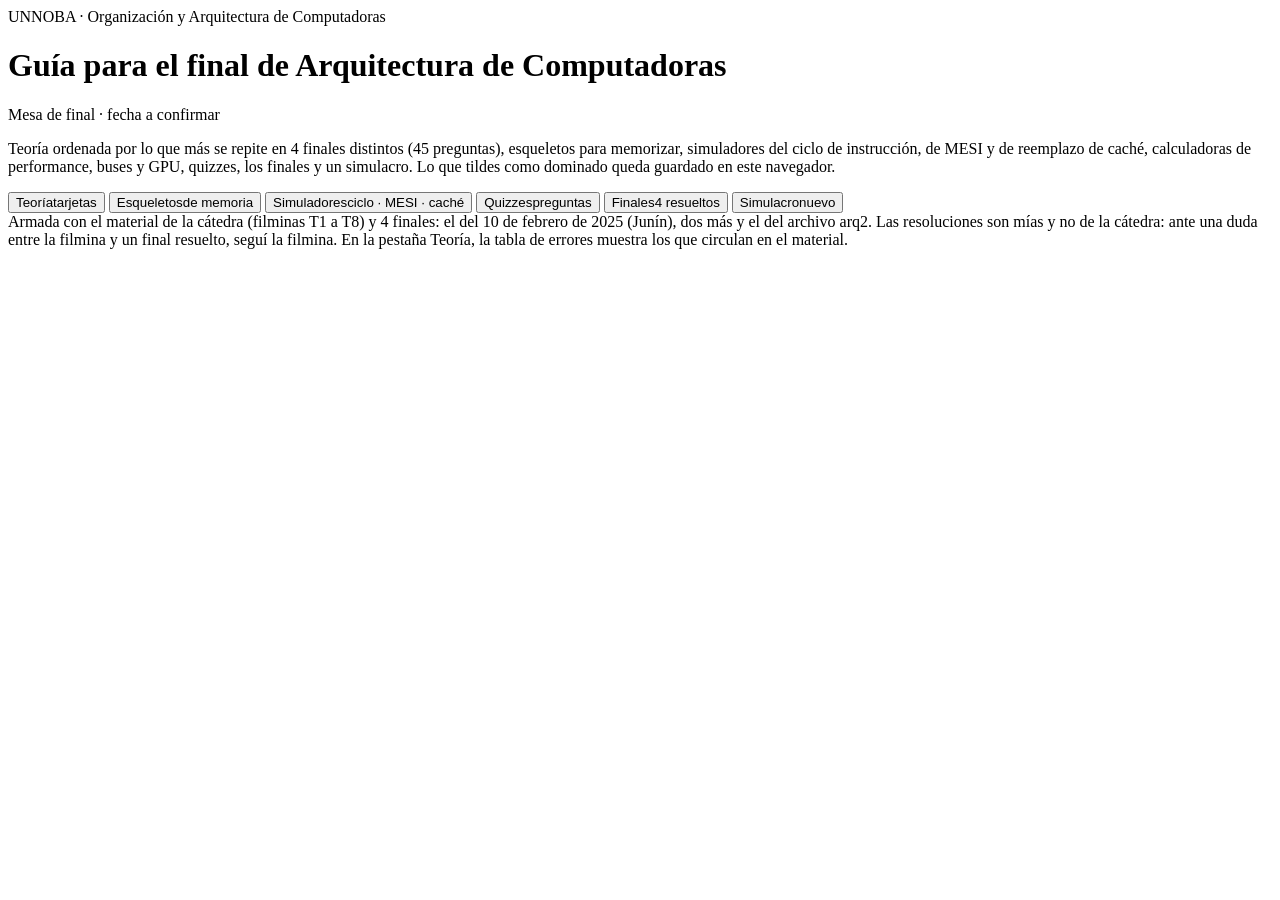
<file: arq/src/template.html>
<!DOCTYPE html>
<html lang="es"><head><meta charset="utf-8">
<meta name="viewport" content="width=device-width,initial-scale=1,viewport-fit=cover">
<title>Guía Arquitectura · Final de Organización y Arquitectura de Computadoras</title>
<link rel="preconnect" href="https://fonts.googleapis.com">
<link rel="stylesheet" href="https://fonts.googleapis.com/css2?family=Archivo:wght@500;700;800&family=IBM+Plex+Sans:ital,wght@0,400;0,500;0,600;1,400&family=IBM+Plex+Mono:wght@400;500;600&display=swap">
<style>
/*CSS*/
</style></head><body>
<div class="topbar">
  <header class="hero">
    <div class="eyebrow">UNNOBA · Organización y Arquitectura de Computadoras</div>
    <h1>Guía para el final de Arquitectura de Computadoras</h1>
    <div class="when"><span id="mesa">Mesa de final · fecha a confirmar</span><span class="count" id="countdown"></span></div>
    <p class="prose muted">Teoría ordenada por lo que más se repite en 4 finales distintos (45 preguntas), esqueletos para memorizar, simuladores del ciclo de instrucción, de MESI y de reemplazo de caché, calculadoras de performance, buses y GPU, quizzes, los finales y un simulacro. Lo que tildes como dominado queda guardado en este navegador.</p>
  </header>
  <div class="tabs" role="tablist" aria-label="Secciones de la guía">
    <button class="tab" role="tab" id="tab-teoria" aria-controls="teoria" aria-selected="true">Teoría<span class="n">tarjetas</span></button>
    <button class="tab" role="tab" id="tab-esqueletos" aria-controls="esqueletos" aria-selected="false">Esqueletos<span class="n">de memoria</span></button>
    <button class="tab" role="tab" id="tab-simuladores" aria-controls="simuladores" aria-selected="false">Simuladores<span class="n">ciclo · MESI · caché</span></button>
    <button class="tab" role="tab" id="tab-quizzes" aria-controls="quizzes" aria-selected="false">Quizzes<span class="n">preguntas</span></button>
    <button class="tab" role="tab" id="tab-finales" aria-controls="finales" aria-selected="false">Finales<span class="n">4 resueltos</span></button>
    <button class="tab" role="tab" id="tab-simulacro" aria-controls="simulacro" aria-selected="false">Simulacro<span class="n">nuevo</span></button>
  </div>
</div>
<div class="panel" id="teoria" role="tabpanel" aria-labelledby="tab-teoria"></div>
<div class="panel" id="esqueletos" role="tabpanel" aria-labelledby="tab-esqueletos" hidden></div>
<div class="panel" id="simuladores" role="tabpanel" aria-labelledby="tab-simuladores" hidden></div>
<div class="panel" id="quizzes" role="tabpanel" aria-labelledby="tab-quizzes" hidden></div>
<div class="panel" id="finales" role="tabpanel" aria-labelledby="tab-finales" hidden></div>
<div class="panel" id="simulacro" role="tabpanel" aria-labelledby="tab-simulacro" hidden></div>
<footer>Armada con el material de la cátedra (filminas T1 a T8) y 4 finales: el del 10 de febrero de 2025 (Junín), dos más y el del archivo arq2. Las resoluciones son mías y no de la cátedra: ante una duda entre la filmina y un final resuelto, seguí la filmina. En la pestaña Teoría, la tabla de errores muestra los que circulan en el material.</footer>
<script>
/*LIB*/
</script>
<script>
/*CONTENT*/
</script>
<script>
/*APP*/
</script>
</body></html>
</file>
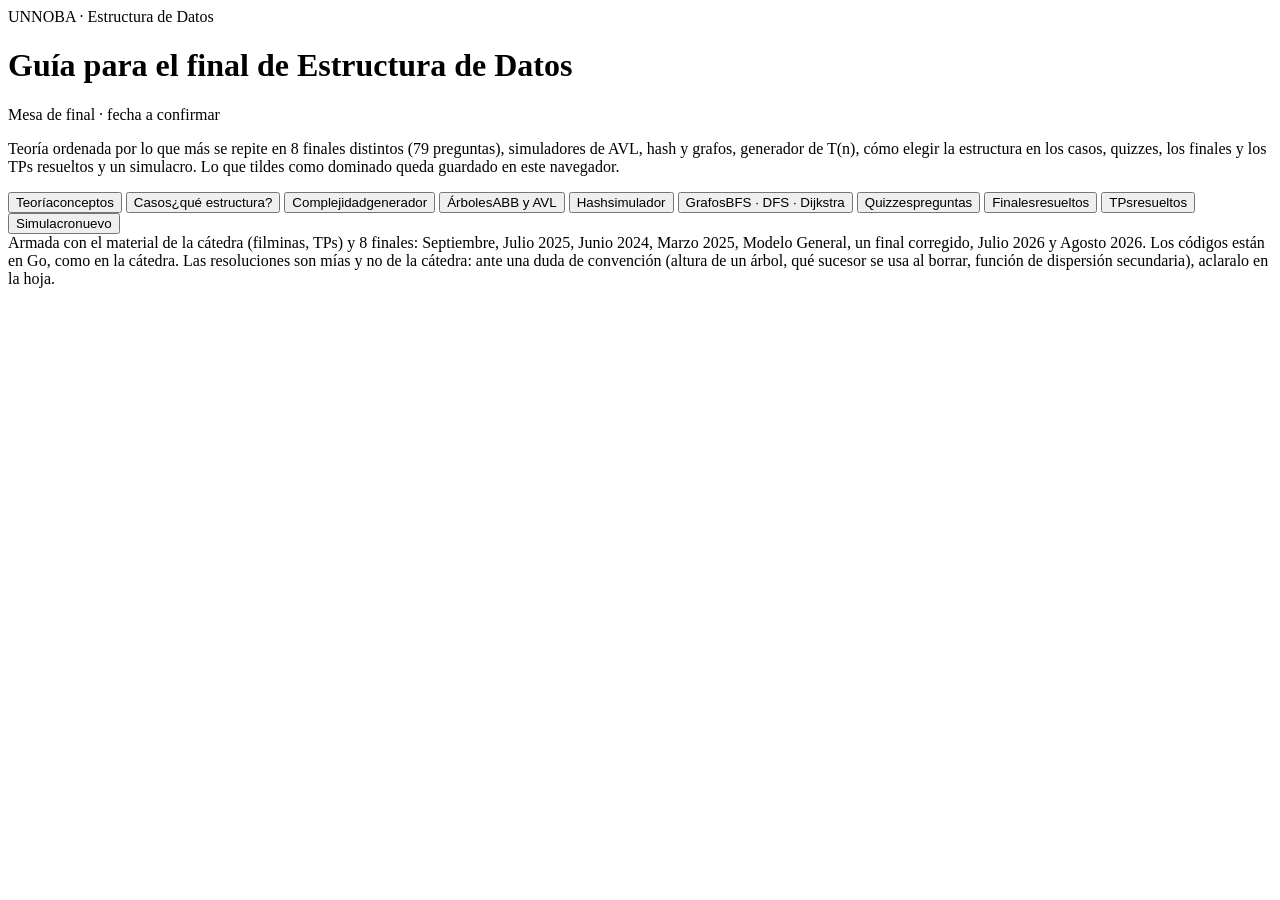
<file: edd/src/template.html>
<!DOCTYPE html>
<html lang="es"><head><meta charset="utf-8">
<meta name="viewport" content="width=device-width,initial-scale=1,viewport-fit=cover">
<title>Guía EDD · Final de Estructura de Datos</title>
<link rel="preconnect" href="https://fonts.googleapis.com">
<link rel="stylesheet" href="https://fonts.googleapis.com/css2?family=Archivo:wght@500;700;800&family=IBM+Plex+Sans:ital,wght@0,400;0,500;0,600;1,400&family=IBM+Plex+Mono:wght@400;500;600&display=swap">
<style>
/*CSS*/
</style></head><body>
<div class="topbar">
  <header class="hero">
    <div class="eyebrow">UNNOBA · Estructura de Datos</div>
    <h1>Guía para el final de Estructura de Datos</h1>
    <div class="when"><span id="mesa">Mesa de final · fecha a confirmar</span><span class="count" id="countdown"></span></div>
    <p class="prose muted">Teoría ordenada por lo que más se repite en 8 finales distintos (79 preguntas), simuladores de AVL, hash y grafos, generador de T(n), cómo elegir la estructura en los casos, quizzes, los finales y los TPs resueltos y un simulacro. Lo que tildes como dominado queda guardado en este navegador.</p>
  </header>
  <div class="tabs" role="tablist" aria-label="Secciones de la guía">
    <button class="tab" role="tab" id="tab-teoria" aria-controls="teoria" aria-selected="true">Teoría<span class="n">conceptos</span></button>
    <button class="tab" role="tab" id="tab-casos" aria-controls="casos" aria-selected="false">Casos<span class="n">¿qué estructura?</span></button>
    <button class="tab" role="tab" id="tab-complejidad" aria-controls="complejidad" aria-selected="false">Complejidad<span class="n">generador</span></button>
    <button class="tab" role="tab" id="tab-arboles" aria-controls="arboles" aria-selected="false">Árboles<span class="n">ABB y AVL</span></button>
    <button class="tab" role="tab" id="tab-hash" aria-controls="hash" aria-selected="false">Hash<span class="n">simulador</span></button>
    <button class="tab" role="tab" id="tab-grafos" aria-controls="grafos" aria-selected="false">Grafos<span class="n">BFS · DFS · Dijkstra</span></button>
    <button class="tab" role="tab" id="tab-quizzes" aria-controls="quizzes" aria-selected="false">Quizzes<span class="n">preguntas</span></button>
    <button class="tab" role="tab" id="tab-finales" aria-controls="finales" aria-selected="false">Finales<span class="n">resueltos</span></button>
    <button class="tab" role="tab" id="tab-tps" aria-controls="tps" aria-selected="false">TPs<span class="n">resueltos</span></button>
    <button class="tab" role="tab" id="tab-simulacro" aria-controls="simulacro" aria-selected="false">Simulacro<span class="n">nuevo</span></button>
  </div>
</div>
<div class="panel" id="teoria" role="tabpanel" aria-labelledby="tab-teoria"></div>
<div class="panel" id="casos" role="tabpanel" aria-labelledby="tab-casos" hidden></div>
<div class="panel" id="complejidad" role="tabpanel" aria-labelledby="tab-complejidad" hidden></div>
<div class="panel" id="arboles" role="tabpanel" aria-labelledby="tab-arboles" hidden></div>
<div class="panel" id="hash" role="tabpanel" aria-labelledby="tab-hash" hidden></div>
<div class="panel" id="grafos" role="tabpanel" aria-labelledby="tab-grafos" hidden></div>
<div class="panel" id="quizzes" role="tabpanel" aria-labelledby="tab-quizzes" hidden></div>
<div class="panel" id="finales" role="tabpanel" aria-labelledby="tab-finales" hidden></div>
<div class="panel" id="tps" role="tabpanel" aria-labelledby="tab-tps" hidden></div>
<div class="panel" id="simulacro" role="tabpanel" aria-labelledby="tab-simulacro" hidden></div>
<footer>Armada con el material de la cátedra (filminas, TPs) y 8 finales: Septiembre, Julio 2025, Junio 2024, Marzo 2025, Modelo General, un final corregido, Julio 2026 y Agosto 2026. Los códigos están en Go, como en la cátedra. Las resoluciones son mías y no de la cátedra: ante una duda de convención (altura de un árbol, qué sucesor se usa al borrar, función de dispersión secundaria), aclaralo en la hoja.</footer>
<script>
/*LIB*/
</script>
<script>
/*CONTENT*/
</script>
<script>
/*APP*/
</script>
</body></html>
</file>
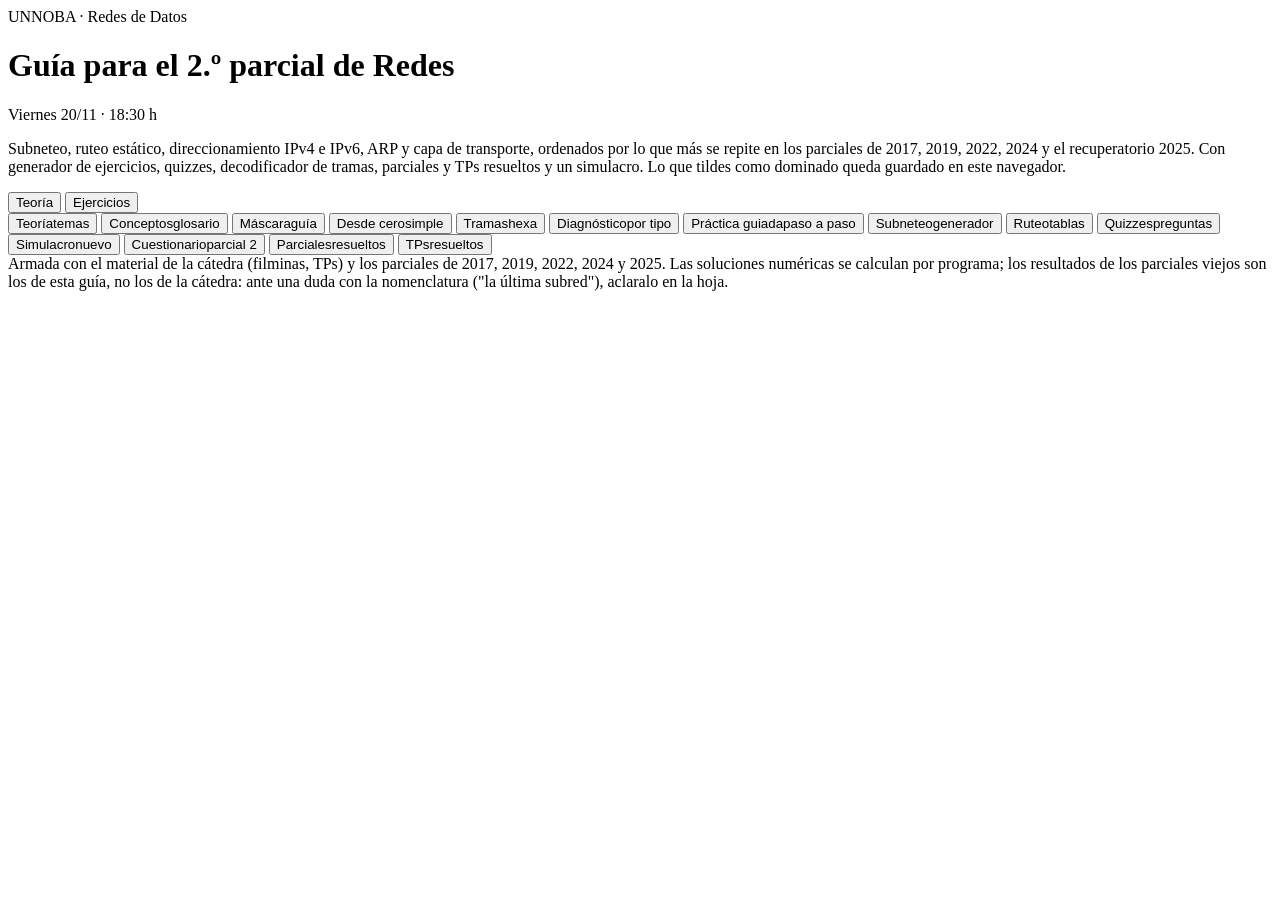
<file: redes/src/template.html>
<!DOCTYPE html>
<html lang="es"><head><meta charset="utf-8">
<meta name="viewport" content="width=device-width,initial-scale=1,viewport-fit=cover">
<title>Guía REDES · 2.º parcial</title>
<link rel="preconnect" href="https://fonts.googleapis.com">
<link rel="stylesheet" href="https://fonts.googleapis.com/css2?family=Archivo:wght@500;700;800&family=IBM+Plex+Sans:ital,wght@0,400;0,500;0,600;1,400&family=IBM+Plex+Mono:wght@400;500;600&display=swap">
<style>
/*CSS*/
</style></head><body>
<div class="topbar">
  <header class="hero">
    <div class="eyebrow">UNNOBA · Redes de Datos</div>
    <h1>Guía para el 2.º parcial de Redes</h1>
    <div class="when"><span>Viernes 20/11 · 18:30 h</span><span class="count" id="countdown"></span></div>
    <p class="prose muted">Subneteo, ruteo estático, direccionamiento IPv4 e IPv6, ARP y capa de transporte, ordenados por lo que más se repite en los parciales de 2017, 2019, 2022, 2024 y el recuperatorio 2025. Con generador de ejercicios, quizzes, decodificador de tramas, parciales y TPs resueltos y un simulacro. Lo que tildes como dominado queda guardado en este navegador.</p>
  </header>
  <div class="nav">
    <div class="groups" role="group" aria-label="Áreas de la guía">
      <button class="grp" type="button" id="grp-teoria" data-g="teoria" aria-pressed="true">Teoría</button>
      <button class="grp" type="button" id="grp-skills" data-g="skills" aria-pressed="false">Ejercicios</button>
    </div>
    <div class="tabs" role="tablist" aria-label="Secciones de la guía">
    <button class="tab" data-g="teoria" role="tab" id="tab-teoria" aria-controls="teoria" aria-selected="true">Teoría<span class="n">temas</span></button>
    <button class="tab" data-g="teoria" role="tab" id="tab-conceptos" aria-controls="conceptos" aria-selected="false">Conceptos<span class="n">glosario</span></button>
    <button class="tab" data-g="teoria" role="tab" id="tab-mascara" aria-controls="mascara" aria-selected="false">Máscara<span class="n">guía</span></button>
    <button class="tab" data-g="teoria" role="tab" id="tab-cero" aria-controls="cero" aria-selected="false">Desde cero<span class="n">simple</span></button>
    <button class="tab" data-g="teoria" role="tab" id="tab-tramas" aria-controls="tramas" aria-selected="false">Tramas<span class="n">hexa</span></button>
    <button class="tab" data-g="skills" role="tab" id="tab-skill" aria-controls="skill" aria-selected="false">Diagnóstico<span class="n">por tipo</span></button>
    <button class="tab" data-g="skills" role="tab" id="tab-guiada" aria-controls="guiada" aria-selected="false">Práctica guiada<span class="n">paso a paso</span></button>
    <button class="tab" data-g="skills" role="tab" id="tab-subneteo" aria-controls="subneteo" aria-selected="false">Subneteo<span class="n">generador</span></button>
    <button class="tab" data-g="skills" role="tab" id="tab-ruteo" aria-controls="ruteo" aria-selected="false">Ruteo<span class="n">tablas</span></button>
    <button class="tab" data-g="skills" role="tab" id="tab-quizzes" aria-controls="quizzes" aria-selected="false">Quizzes<span class="n">preguntas</span></button>
    <button class="tab" data-g="skills" role="tab" id="tab-simulacro" aria-controls="simulacro" aria-selected="false">Simulacro<span class="n">nuevo</span></button>
    <button class="tab" data-g="skills" role="tab" id="tab-cuest" aria-controls="cuest" aria-selected="false">Cuestionario<span class="n">parcial 2</span></button>
    <button class="tab" data-g="skills" role="tab" id="tab-parciales" aria-controls="parciales" aria-selected="false">Parciales<span class="n">resueltos</span></button>
    <button class="tab" data-g="skills" role="tab" id="tab-tps" aria-controls="tps" aria-selected="false">TPs<span class="n">resueltos</span></button>
    </div>
  </div>
</div>
<div class="panel" id="teoria" role="tabpanel" aria-labelledby="tab-teoria"></div>
<div class="panel" id="conceptos" role="tabpanel" aria-labelledby="tab-conceptos" hidden></div>
<div class="panel" id="mascara" role="tabpanel" aria-labelledby="tab-mascara" hidden></div>
<div class="panel" id="cuest" role="tabpanel" aria-labelledby="tab-cuest" hidden></div>
<div class="panel" id="cero" role="tabpanel" aria-labelledby="tab-cero" hidden></div>
<div class="panel" id="guiada" role="tabpanel" aria-labelledby="tab-guiada" hidden></div>
<div class="panel" id="subneteo" role="tabpanel" aria-labelledby="tab-subneteo" hidden></div>
<div class="panel" id="ruteo" role="tabpanel" aria-labelledby="tab-ruteo" hidden></div>
<div class="panel" id="tramas" role="tabpanel" aria-labelledby="tab-tramas" hidden></div>
<div class="panel" id="quizzes" role="tabpanel" aria-labelledby="tab-quizzes" hidden></div>
<div class="panel" id="parciales" role="tabpanel" aria-labelledby="tab-parciales" hidden></div>
<div class="panel" id="tps" role="tabpanel" aria-labelledby="tab-tps" hidden></div>
<div class="panel" id="simulacro" role="tabpanel" aria-labelledby="tab-simulacro" hidden></div>
<div class="panel" id="skill" role="tabpanel" aria-labelledby="tab-skill" hidden></div>
<footer>Armada con el material de la cátedra (filminas, TPs) y los parciales de 2017, 2019, 2022, 2024 y 2025. Las soluciones numéricas se calculan por programa; los resultados de los parciales viejos son los de esta guía, no los de la cátedra: ante una duda con la nomenclatura ("la última subred"), aclaralo en la hoja.</footer>
<script>
/*LIB*/
</script>
<script>
/*CONTENT*/
</script>
<script>
/*APP*/
</script>
</body></html>
</file>
